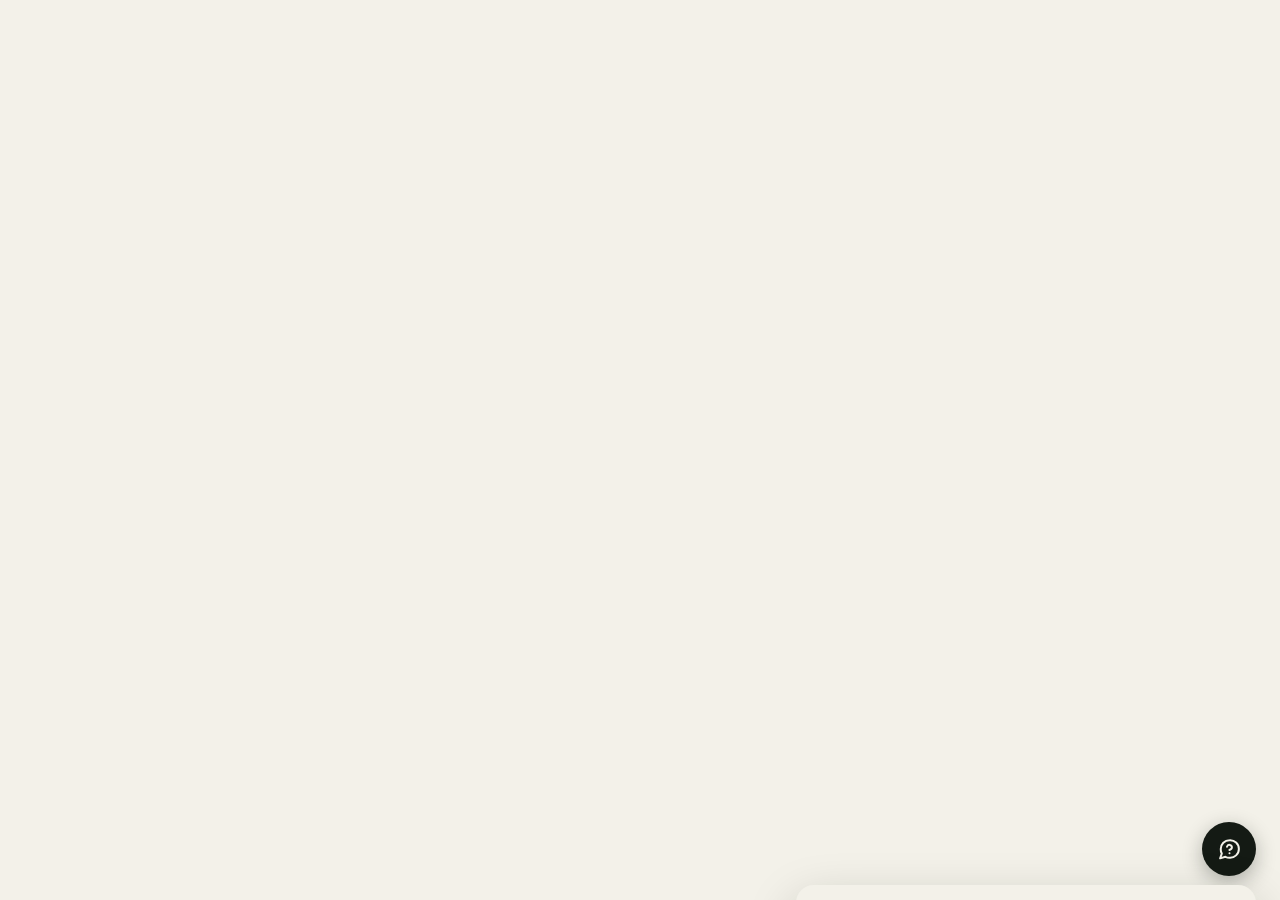
<file: index.html>
<!DOCTYPE html><html lang="fr"><head><script>(function(){try{var p=location.pathname,n=p.replace(/\.html$/,"").replace(/(.)\/$/,"$1");if(n!==p)history.replaceState(null,"",n+location.search+location.hash)}catch(e){}})();</script><script>window.__hfAuthOrigin="https://auth.higgsfield.app";// Notifications only: browser permissions and iframe policies enforce access.
(function () {
  try {
    if (window.__hfAccessPatched || window.parent === window) return;
    window.__hfAccessPatched = true;
    var viewerOrigin = null;
    var pending = [];
    var reported = {};
    function flush() {
      if (!viewerOrigin || !pending.length) return;
      window.parent.postMessage({
        source: "hf-app-permissions",
        type: "permission-request",
        capabilities: pending.slice()
      }, viewerOrigin);
      pending = [];
    }
    function report(capabilities) {
      capabilities.forEach(function (capability) {
        if (!reported[capability]) {
          reported[capability] = true;
          pending.push(capability);
        }
      });
      flush();
    }
    window.addEventListener("message", function (event) {
      if (event.source !== window.parent || !/^https?:\/\//.test(event.origin)) return;
      if (!event.data || event.data.source !== "hf-app-permissions" || event.data.type !== "init") return;
      viewerOrigin = event.origin;
      try { flush(); } catch (error) { /* Delivery is best-effort. */ }
    });
    function wrap(owner, method, capabilities) {
      // One unavailable or read-only API must not prevent other wrappers installing.
      try {
        if (!owner || typeof owner[method] !== "function") return;
        var original = owner[method];
        owner[method] = function () {
          try {
            report(typeof capabilities === "function" ? capabilities(arguments) : capabilities);
          } catch (error) { /* Preserve native results even if reporting fails. */ }
          return original.apply(this, arguments);
        };
      } catch (error) { /* Some browsers expose non-writable methods. */ }
    }
    function mediaCapabilities(args) {
      var constraints = args[0];
      var capabilities = [];
      if (constraints && constraints.video) capabilities.push("camera");
      if (constraints && constraints.audio) capabilities.push("microphone");
      return capabilities;
    }
    wrap(navigator.mediaDevices, "getUserMedia", mediaCapabilities);
    ["getUserMedia", "webkitGetUserMedia", "mozGetUserMedia"].forEach(function (method) {
      wrap(navigator, method, mediaCapabilities);
    });
    wrap(navigator.mediaDevices, "getDisplayMedia", ["screen"]);
    wrap(navigator.mediaDevices, "enumerateDevices", ["media-devices"]);
    wrap(navigator.mediaDevices, "selectAudioOutput", ["speakers"]);
    ["getCurrentPosition", "watchPosition"].forEach(function (method) {
      wrap(navigator.geolocation, method, ["location"]);
    });
    ["read", "readText"].forEach(function (method) {
      wrap(navigator.clipboard, method, ["clipboard-read"]);
    });
    ["write", "writeText"].forEach(function (method) {
      wrap(navigator.clipboard, method, ["clipboard-write"]);
    });
    wrap(window.Notification, "requestPermission", ["notifications"]);
    wrap(window.PushManager && window.PushManager.prototype, "subscribe", ["notifications"]);
    wrap(navigator.bluetooth, "requestDevice", ["bluetooth"]);
    wrap(navigator.usb, "requestDevice", ["usb"]);
    wrap(navigator.serial, "requestPort", ["serial"]);
    wrap(navigator.hid, "requestDevice", ["hid"]);
    wrap(navigator, "requestMIDIAccess", ["midi"]);
    ["showOpenFilePicker", "showSaveFilePicker", "showDirectoryPicker"].forEach(function (method) {
      wrap(window, method, ["files"]);
    });
    wrap(window.FileSystemHandle && window.FileSystemHandle.prototype, "requestPermission", ["files"]);
    wrap(window.Element && window.Element.prototype, "requestFullscreen", ["fullscreen"]);
    wrap(window.Element && window.Element.prototype, "requestPointerLock", ["pointer-lock"]);
    wrap(navigator.wakeLock, "request", ["wake-lock"]);
    wrap(navigator.storage, "persist", ["persistent-storage"]);
    wrap(navigator.xr, "requestSession", ["xr"]);
    wrap(window.DeviceMotionEvent, "requestPermission", ["motion"]);
    wrap(window.DeviceOrientationEvent, "requestPermission", ["motion"]);
    wrap(window.Sensor && window.Sensor.prototype, "start", ["sensors"]);
    wrap(window.Document && window.Document.prototype, "requestStorageAccess", ["storage-access"]);
    wrap(window.Document && window.Document.prototype, "requestStorageAccessFor", ["storage-access"]);
  } catch (error) {
    // Instrumentation must not prevent the rest of the SDK loading.
  }
})();

/**
 * Approval client SDK — the browser half of the approval flow (paired with
 * approve.html), injected into every app page. A real file, imported as text and
 * bundled at deploy (see injected-sdk.ts + the router wrangler). Runs in the
 * untrusted app page: plain ES5, idempotent (window.__hfPatched), fully
 * try/catch-wrapped, installed inline+synchronous at <head> so it's present
 * before any app code runs.
 *
 * There is exactly ONE approval trigger: window.hf.requestGeneration(model,
 * params, opts). The app calls it on the user's Generate action; the modal is
 * visible exactly while the returned promise is pending. Approve resolves the
 * minted single-use intent id, which the app threads to its server function and
 * the fnf SDK adapter sends as the submit body's confirmation_token; cancel
 * rejects with a DOMException named AbortError (a user choice, not a failure).
 * Enforcement is entirely server-side: the outbound spend gate 403s any
 * POST /jobs/submit that doesn't carry a matching minted approval (see
 * outbound-worker/src/spend-gate.ts), so an app that skips the call gets a
 * self-describing failed submit, never a silent spend. This SDK never inspects
 * request bodies and never opens a modal on its own.
 */
(function () {
  try {
    if (window.__hfPatched) return;
    window.__hfPatched = true;
    var of = window.fetch;
    if (typeof of !== "function") return;
    // Approval surface origin (auth.<zone>, serving the consent page at
    // /approve). Preferred source: the origin the router stamps ahead of this
    // script (injected-sdk.ts) — apps can be served on CUSTOM DOMAINS, where
    // deriving from the page host would fabricate a non-existent
    // auth.<customdomain>. Host derivation stays as the fallback for stale
    // cached HTML that predates the stamp.
    var APPROVE =
      typeof window.__hfAuthOrigin === "string" && window.__hfAuthOrigin.indexOf("https://") === 0
        ? window.__hfAuthOrigin
        : "https://auth." + location.host.split(".").slice(1).join(".");
    window.__hfFetches = window.__hfFetches || [];

    // Single-flight: at most ONE approval modal at a time. A fast double-click (or
    // an app firing two requests) would otherwise open a second scrim+iframe stacked
    // on the first — so a second approve() while one is open returns the in-flight
    // promise instead of opening another modal.
    var openModal = null;

    // The modal is a cross-origin iframe of auth.<zone>/approve: the app cannot
    // read or script it, and WHO may frame the page is pinned server-side by its
    // frame-ancestors. The page itself obtains the authoritative price from fnf
    // before enabling Generate; app-supplied display prices are intentionally
    // ignored. The app DOM can still restyle, shrink or overlay this iframe, and
    // job binding does NOT cover that (a hidden but genuine click on the app's
    // own job is still a click): the page defends itself — Generate arms only
    // after a delay and only while the browser vouches that the card is visible
    // and unoccluded (IntersectionObserver v2); otherwise the commit moves to a
    // top-level popup the app cannot overlay. See approve-ui/src/redress.ts.
    function approve(job) {
      if (openModal) return openModal;
      openModal = new Promise(function (resolve, reject) {
        var grant = null;
        var ready = false;
        var done = false;
        var openedAt = Date.now();

        // Three parent layers so the iframe body can stay fully TRANSPARENT and
        // still show no white edge:
        //  - scrim: full-screen div carrying the blur (backdrop-filter samples the
        //    real app behind it) + a dark tint.
        //  - wrap: a rounded, overflow:hidden div that CLIPS the iframe. The iframe
        //    overlaps the backdrop-filter scrim, so Chromium backs its layer
        //    opaquely; the iframe's OWN border-radius doesn't reliably clip that
        //    layer (leaving white corners), but a parent clip does. So the corners
        //    outside the radius are clipped away → the blurred scrim shows through,
        //    no white ring.
        //  - frame: the iframe, fully transparent, filling wrap. Its page paints
        //    only the card (edge-to-edge, no radius — wrap provides the rounding).
        var scrim = document.createElement("div");
        scrim.style.cssText =
          "position:fixed;inset:0;z-index:2147483646;background:rgba(0,0,0,0.28);" +
          "-webkit-backdrop-filter:blur(12px);backdrop-filter:blur(12px)";
        var wrap = document.createElement("div");
        // opacity:0 until the page reports its height so the modal fades in at its
        // final size (no empty-frame flash, no height re-center / layout shift).
        // Round with clip-path (not just border-radius + overflow): clip-path is
        // applied in the COMPOSITOR, so it clips the cross-origin iframe's own
        // layer edge cleanly. border-radius/overflow only clip the shape and leave
        // the iframe's opaque WHITE base fringing at the rounded corners (the white
        // peek). background = card color as a second line of defense. Both the wrap
        // and the iframe carry the clip; keep 24px in sync with the card radius.
        wrap.style.cssText =
          "position:fixed;left:50%;top:50%;transform:translate(-50%,-50%);" +
          "width:min(400px,calc(100vw - 32px));height:188px;border-radius:24px;overflow:hidden;" +
          "-webkit-clip-path:inset(0 round 24px);clip-path:inset(0 round 24px);" +
          "background:#23262a;opacity:0;transition:opacity 0.12s ease;z-index:2147483647";
        var frame = document.createElement("iframe");
        // referrerPolicy="origin": the page's frame-ancestors admits a registered
        // CUSTOM DOMAIN only when this origin arrives as the Referer (approve.ts).
        frame.referrerPolicy = "origin";
        frame.src = APPROVE + "/approve";
        frame.allowTransparency = "true";
        frame.style.cssText =
          "display:block;width:100%;height:100%;border:0;border-radius:24px;" +
          "-webkit-clip-path:inset(0 round 24px);clip-path:inset(0 round 24px);background:#23262a";
        wrap.appendChild(frame);
        var revealTimer = null;

        function cleanup() {
          if (done) return;
          done = true;
          clearTimeout(revealTimer);
          window.removeEventListener("message", onMessage);
          document.removeEventListener("keydown", onKey, true);
          wrap.remove();
          scrim.remove();
        }

        function beacon(outcome) {
          if (!grant) return;
          try {
            var payload = JSON.stringify({
              grant: grant,
              outcome: outcome,
              ms_open: Date.now() - openedAt,
            });
            var url = APPROVE + "/approve/outcome";
            if (navigator.sendBeacon) {
              navigator.sendBeacon(url, new Blob([payload], { type: "text/plain" }));
            } else {
              of(url, { method: "POST", body: payload, mode: "no-cors", keepalive: true }).catch(
                function () {},
              );
            }
          } catch (e) {}
        }

        // Dismiss = the same "denied" path as the modal's Cancel button, so the
        // caller turns it into an AbortError (a cancel, not a failure).
        function dismiss() {
          if (done) return;
          cleanup();
          beacon("denied");
          var error = new Error("hf: denied");
          error.hfReason = "denied";
          reject(error);
        }

        function onKey(event) {
          if (event.key === "Escape" || event.keyCode === 27) dismiss();
        }

        function sendRequest() {
          if (!ready || !grant || done) return;
          frame.contentWindow.postMessage(
            { source: "hf-approve", type: "request", grant: grant, job: job },
            APPROVE,
          );
        }

        function onMessage(event) {
          if (event.origin !== APPROVE || event.source !== frame.contentWindow) return;
          var data = event.data || {};
          if (data.source !== "hf-approve") return;
          // Size the clip wrapper to the page's reported card height, and reveal
          // ONLY once sized — modal fades in at its final height (no shift/flash).
          if (typeof data.h === "number" && data.h > 0) {
            wrap.style.height = data.h + "px";
            clearTimeout(revealTimer);
            wrap.style.opacity = "1";
          }
          if (data.type === "ready") {
            ready = true;
            sendRequest();
            return;
          }
          if (data.type === "pending") {
            // The decision moved to a top-level consent window (the iframe
            // relays its verdict and reports a closed popup as "denied"). Keep
            // the iframe alive for it: tearing it down on the 120 s deadline
            // orphans the popup — Cancel/Generate there could reach nobody.
            clearTimeout(deadline);
            deadline = setTimeout(onDeadline, 600000);
            return;
          }
          if (data.type !== "result") return;
          cleanup();
          if (data.ok && typeof data.intentId === "string") {
            resolve(data.intentId);
            return;
          }
          beacon("denied");
          var error = new Error("hf: " + (data.reason || "denied"));
          error.hfReason = data.reason || "denied";
          reject(error);
        }

        window.addEventListener("message", onMessage);
        // Close on background (scrim) click and on Escape. The scrim sits behind
        // the card (wrap), so a click on it is a click OUTSIDE the modal. Escape
        // is captured on the parent; the page also handles Escape when focus is
        // inside the iframe (see approve-ui).
        scrim.addEventListener("click", dismiss);
        document.addEventListener("keydown", onKey, true);
        document.documentElement.appendChild(scrim);
        document.documentElement.appendChild(wrap);
        // Fallback: reveal at the default height if the page never reports its
        // size, so the modal is never stuck hidden.
        revealTimer = setTimeout(function () {
          wrap.style.opacity = "1";
        }, 500);

        of("/__auth/approval-grant", { method: "POST" })
          .then(function (r) {
            return r
              .json()
              .catch(function () {
                return {};
              })
              .then(function (b) {
                return { s: r.status, b: b };
              });
          })
          .then(function (x) {
            if (!x.b || !x.b.grant) {
              cleanup();
              reject(
                new Error(
                  x.s === 401 ? "hf: not signed in" : "hf: approval unavailable (" + x.s + ")",
                ),
              );
              return;
            }
            grant = x.b.grant;
            sendRequest();
          })
          .catch(function (error) {
            cleanup();
            reject(error);
          });

        function onDeadline() {
          if (done) return;
          cleanup();
          beacon("timeout");
          reject(new Error("hf: approval timeout"));
        }
        var deadline = setTimeout(onDeadline, 120000);
      });
      // Release the single-flight lock once this approval settles, so the next
      // genuine generation can open a fresh modal.
      var release = function () {
        openModal = null;
      };
      openModal.then(release, release);
      return openModal;
    }

    // Observability-only fetch patch: request log for debugging (__hfFetches +
    // console). No interception, no body inspection, no classification — the
    // approval flow is driven solely by window.hf.requestGeneration.
    window.fetch = function (input, init) {
      try {
        var url = typeof input === "string" ? input : (input && input.url) || String(input);
        var method = (init && init.method) || (input && input.method) || "GET";
        window.__hfFetches.push({ url: url, method: method, ts: Date.now() });
        console.log("[hf-fetch]", method, url);
      } catch (e) {}
      return of.apply(this, arguments);
    };

    // Public SDK. The app contract (see the builder instructions and
    // docs/generation-approval): call this on the Generate action with the SDK
    // WIRE shape of the exact submission (wire.jobSetType + wire.params — the
    // approval is bound server-side to the hash of {job_set_type, params} of the
    // actual submit body), thread the resolved intent id to the server as the
    // confirmation token, and render a cancel quietly. opts.credits is an
    // optional display-only estimate shown in the modal. The id is a token:
    // never logged here, and apps must not log it either.
    window.hf = {
      requestGeneration: function (model, params, opts) {
        // Fail fast on a bad job identity, BEFORE any UI. The approve page
        // (protocol.ts) silently ignores a request whose job_set_type isn't a
        // non-empty string or whose params don't survive structured clone —
        // which would leave the modal stuck on "Waiting for the app…" with no
        // way to reply. A typed rejection shows the app its own bug instead.
        if (typeof model !== "string" || !model) {
          return Promise.reject(
            new TypeError("hf: requestGeneration(model, params) — model must be a non-empty string"),
          );
        }
        if (typeof structuredClone === "function") {
          try {
            structuredClone(params);
          } catch (e) {
            return Promise.reject(
              new TypeError("hf: requestGeneration params must be structured-cloneable (plain JSON)"),
            );
          }
        }
        return approve({ job_set_type: model, params: params }).then(
          function (id) {
            console.log("[hf] approved");
            return id;
          },
          // Cancel → AbortError, per the app contract ("render a quiet cancelled
          // state"). Other failures (not signed in, unavailable, timeout) bubble
          // as-is — those ARE failures.
          function (e) {
            if (e && e.hfReason === "denied") {
              console.log("[hf] cancelled");
              throw new DOMException("Generation cancelled", "AbortError");
            }
            throw e;
          },
        );
      },
    };
  } catch (e) {}
})();
</script><meta charSet="utf-8"/><meta name="viewport" content="width=device-width, initial-scale=1"/><link rel="preload" as="image" href="/assets/marque.webp"/><link rel="preload" as="image" href="/assets/ig/ig-2.jpg"/><link rel="stylesheet" href="/assets/styles-eKLtZhN-.css" data-precedence="default"/><link rel="stylesheet" href="https://fonts.googleapis.com/css2?family=Fraunces:opsz,wght@9..144,400;9..144,600;9..144,700&amp;family=Hanken+Grotesk:wght@400;500;600;700&amp;display=swap" data-precedence="default"/><title>Studio Kanté — présence en ligne pour les restaurants de Casablanca</title><meta name="description" content="Présence en ligne pour les restaurants de Casablanca : site, fiche Google, photos et contenu. Installé en dix jours."/><meta property="og:title" content="Studio Kanté — présence en ligne pour les restaurants de Casablanca"/><meta property="og:description" content="Présence en ligne pour les restaurants de Casablanca : site, fiche Google, photos et contenu. Installé en dix jours."/><meta property="og:type" content="website"/><meta property="og:locale" content="fr_MA"/><meta name="twitter:card" content="summary_large_image"/><meta property="og:image" content="https://studiokante.ma/assets/partage.jpg"/><meta property="og:image:width" content="1200"/><meta property="og:image:height" content="630"/><meta property="og:image:type" content="image/jpeg"/><meta property="og:image:alt" content="Salle d'un restaurant de Casablanca, le soir, vue depuis la rue."/><meta name="twitter:image" content="https://studiokante.ma/assets/partage.jpg"/><link rel="modulepreload" href="/assets/index-CeODWOzy.js"/><link rel="modulepreload" href="/assets/index-Mw8DYqYP.js"/><link rel="preconnect" href="https://fonts.googleapis.com"/><link rel="preconnect" href="https://fonts.gstatic.com" crossorigin="anonymous"/><link rel="icon" href="/assets/favicon.png"/><script src="/assets/aide-site.js" defer></script><link rel="canonical" href="https://studiokante.ma/"/><meta property="og:url" content="https://studiokante.ma/"/><meta property="og:site_name" content="Studio Kanté"/><script type="application/ld+json">{"@context":"https://schema.org","@type":"ProfessionalService","name":"Studio Kanté","description":"Présence en ligne pour les restaurants de Casablanca : site d'une page, fiche Google, photos et publications. Installé en dix jours.","url":"https://studiokante.ma/","image":"https://studiokante.ma/assets/partage.jpg","telephone":"+212784161021","priceRange":"1500–8000 MAD","inLanguage":"fr","areaServed":{"@type":"City","name":"Casablanca","addressCountry":"MA"},"address":{"@type":"PostalAddress","addressLocality":"Casablanca","addressCountry":"MA"},"serviceType":["Création de site web","Fiche Google Business Profile","Photographie culinaire","Carte de restaurant numérique"]}</script></head><body class="sk-body"><!--$--><main><header class="sk-mast"><div class="sk-mast-in sk-shell"><div class="sk-mast-left"><button type="button" class="menu-btn" aria-expanded="false" aria-controls="menu-tiroir"><span class="menu-bars" aria-hidden="true"><i></i><i></i><i></i></span>Menu</button><div class="menu-voile" aria-hidden="true"></div><nav id="menu-tiroir" class="menu-tiroir" aria-label="Sections du site"><div class="menu-head"><span class="menu-marque">Studio Kanté</span><button type="button" class="menu-fermer" aria-label="Fermer le menu">×</button></div><ol class="menu-liste"><li><a href="#constat" class="is-on" aria-current="true" tabindex="-1"><span class="menu-num">01</span><span class="menu-mot">Ce que voit votre client</span></a></li><li><a href="#demo" tabindex="-1"><span class="menu-num">02</span><span class="menu-mot">La démonstration</span></a></li><li><a href="#menu-qr" tabindex="-1"><span class="menu-num">03</span><span class="menu-mot">La carte numérique</span></a></li><li><a href="#calcul" tabindex="-1"><span class="menu-num">04</span><span class="menu-mot">Combien ça vous coûte</span></a></li><li><a href="#carte" tabindex="-1"><span class="menu-num">05</span><span class="menu-mot">Les formules et les prix</span></a></li><li><a href="#travail" tabindex="-1"><span class="menu-num">06</span><span class="menu-mot">Les photos</span></a></li><li><a href="#deroule" tabindex="-1"><span class="menu-num">07</span><span class="menu-mot">Comment ça se passe</span></a></li><li><a href="#questions" tabindex="-1"><span class="menu-num">08</span><span class="menu-mot">Questions fréquentes</span></a></li><li><a href="#rendez-vous" tabindex="-1"><span class="menu-num">09</span><span class="menu-mot">Me contacter</span></a></li></ol><div class="menu-pied"><a class="menu-tel" href="tel:+212784161021" tabindex="-1">07 84 16 10 21</a><span>Casablanca</span></div></nav><div class="sk-mast-brand"><img class="sk-mast-mark" src="/assets/marque.webp" alt=""/><span class="sk-mast-name">Studio Kanté</span></div></div><a class="mast-call" href="tel:+212784161021">07 84 16 10 21</a></div></header><div class="sk-shell"><section class="sk-hero"><div class="sk-rise"><p class="sk-eyebrow">Casablanca</p><h1>Votre cuisine est meilleure que <em>ce qu&#x27;on en voit.</em></h1><p class="sk-hero-lede">Je m&#x27;occupe de la présence en ligne des restaurants de Casablanca : le site, la fiche Google, les photos et les publications du mois. Installé en dix jours, entretenu ensuite sans que vous ayez à y penser.</p><div class="sk-hero-actions"><a class="sk-cta-capsule" href="#rendez-vous">Prendre rendez-vous</a><a class="sk-cta-rule" href="#carte">Voir la carte <i aria-hidden="true">→</i></a></div></div><figure class="sk-hero-figure sk-rise sk-rise-2"><img src="/assets/ig/ig-2.jpg" width="1080" height="1080" alt="Table dressée dans un restaurant de Casablanca, en lumière du matin"/><figcaption class="sk-hero-stamp"><b>Dix jours</b><span>de la première visite à la mise en ligne</span></figcaption></figure></section></div><div class="sk-shell"><section class="sk-sec sk-rule-top" id="constat"><p class="sk-eyebrow">Le constat</p><h2 class="sk-h2">Un client vous cherche à midi. Que voit-il ?</h2><p class="sk-lede">Avant de pousser votre porte, il tape votre nom sur son téléphone. Ce qui s&#x27;affiche à cet instant décide s&#x27;il vient ou s&#x27;il va ailleurs.</p><div class="sk-pair"><div class="sk-card"><h3>Ce que voient la plupart des maisons</h3><ul><li><span class="sk-tick">·</span> Horaires faux ou absents</li><li><span class="sk-tick">·</span> Trois photos floues datant de l&#x27;ouverture</li><li><span class="sk-tick">·</span> Pas de carte, pas de prix</li><li><span class="sk-tick">·</span> Des avis sans réponse depuis des mois</li><li><span class="sk-tick">·</span> Aucun site, ou un lien mort</li></ul></div><div class="sk-card is-good"><h3>Ce qu&#x27;on met à la place</h3><ul><li><span class="sk-tick">✓</span> Horaires justes, fermetures comprises</li><li><span class="sk-tick">✓</span> Vingt photos faites chez vous, en lumière du jour</li><li><span class="sk-tick">✓</span> La carte à jour et le prix de la formule</li><li><span class="sk-tick">✓</span> Une réponse à chaque avis, dans le mois</li><li><span class="sk-tick">✓</span> Une page qui appelle et réserve en un geste</li></ul></div></div></section><section class="sk-sec sk-rule-top" id="demo"><p class="sk-eyebrow">La démonstration</p><h2 class="sk-h2">La différence, vous la voyez tout de suite</h2><p class="sk-lede">À gauche, la fiche qu&#x27;un client trouve en vous cherchant : cliquez sur Avant pour voir l&#x27;état le plus courant. À droite, le site d&#x27;une page que je livre, tel qu&#x27;il s&#x27;affiche sur un téléphone.</p><div class="demo"><div class="fiche"><div class="fiche-switch" role="group" aria-label="État de la fiche"><button type="button" aria-pressed="false">Avant</button><button type="button" class="is-on" aria-pressed="true">Après</button></div><article class="fiche-card is-apres" aria-live="polite"><p class="fiche-tag">Exemple de fiche</p><h3>Votre restaurant</h3><p class="fiche-meta">Restaurant marocain · Casablanca · ·· DH</p><p class="fiche-line is-ok">Ouvert · 12h – 23h</p><div class="fiche-shots"><img src="/assets/ig/ig-6.jpg" width="1080" height="1080" loading="lazy" alt="Plat du restaurant"/><img src="/assets/ig/ig-2.jpg" width="1080" height="1080" loading="lazy" alt="Table dressée"/><img src="/assets/ig/ig-3.jpg" width="1080" height="1080" loading="lazy" alt="Cuisine"/></div><p class="fiche-line is-ok">Chaque avis reçoit une réponse</p><p class="fiche-line is-ok">Carte et prix à jour</p><div class="fiche-actions"><span class="fiche-btn">Appeler</span><span class="fiche-btn">Itinéraire</span><span class="fiche-btn is-site">Site web</span></div></article></div><div class="phone" aria-label="Aperçu du site livré"><div class="phone-screen"><div class="phone-bar"><span></span></div><img class="phone-hero" src="/assets/ig/ig-6.jpg" width="1080" height="1080" loading="lazy" alt="Photographie du plat en page d&#x27;accueil"/><div class="phone-body"><p class="phone-name">Votre restaurant</p><p class="phone-sub">Cuisine marocaine · Casablanca</p><div class="phone-cta"><span class="phone-btn">Appeler</span><span class="phone-btn is-ghost">Réserver</span></div><div class="phone-rows"><span></span><span></span><span></span></div></div></div></div></div><p class="sk-note">Exemples de démonstration, construits pour cette page. Vos vraies photos et vos vrais textes prennent leur place pendant l&#x27;installation.</p></section><section class="sk-sec sk-rule-top" id="menu-qr"><p class="sk-eyebrow">La carte numérique</p><h2 class="sk-h2">Votre carte, sur le téléphone du client</h2><p class="sk-lede">Un QR code sur chaque table. Le client scanne, la carte s&#x27;ouvre en français ou en arabe, avec les photos de vos plats. Il compose sa commande et vous l&#x27;envoie sur WhatsApp, avec son numéro de table.</p><figure class="qr-shot"><img src="/assets/carte-numerique.webp" width="1566" height="1042" loading="lazy" alt="La même carte sur deux téléphones : à gauche en français, à droite en arabe, lue de droite à gauche."/><figcaption>La carte de démonstration, telle qu&#x27;elle s&#x27;affiche sur un téléphone. À gauche le français, à droite l&#x27;arabe.</figcaption></figure><div class="qr-grid"><div class="qr-b"><h3>Changez un prix à midi</h3><p>Un plat épuisé, un prix qui bouge, une ardoise du jour : la carte est à jour dans la minute. Plus rien à réimprimer.</p></div><div class="qr-b"><h3>Français et arabe</h3><p>La même carte dans les deux langues, lue de gauche à droite ou de droite à gauche. Le client choisit d&#x27;un geste.</p></div><div class="qr-b"><h3>La commande arrive sur WhatsApp</h3><p>Aucun écran en cuisine, aucun matériel, aucune habitude à changer. Le message tombe sur le téléphone de la maison, numéro de table compris.</p></div><div class="qr-b"><h3>Les avis partent vers Google</h3><p>En bas de la carte, deux boutons : laisser un avis Google, ou prévenir le responsable en privé. Proposés à tout le monde, sans tri — Google interdit de ne solliciter que les clients contents.</p></div></div><div class="sk-hero-actions"><a class="sk-cta-capsule" href="carte-demo.html">Voir une carte en vrai</a><a class="sk-cta-rule" href="#rendez-vous">En parler <i aria-hidden="true">→</i></a></div><p class="sk-note">Vendue seule : 1 500 DH d&#x27;installation, puis 400 DH par mois, mises à jour de la carte comprises. Comprise sans supplément dans les formules Complet et Signature.</p></section><section class="sk-sec sk-rule-top" id="calcul"><p class="sk-eyebrow">Le calcul</p><h2 class="sk-h2">Combien de couverts pour que ce soit remboursé ?</h2><p class="sk-lede">La seule question qui compte. Entrez votre couvert moyen, la réponse s&#x27;affiche tout de suite.</p><div class="calc"><div class="calc-row"><label class="calc-field" for="couvert"><span class="calc-lbl">Votre couvert moyen</span><span class="calc-input"><input id="couvert" type="number" min="1" max="2000" value="120"/><span class="calc-unit">DH</span></span></label><fieldset class="calc-field"><legend class="calc-lbl">La formule</legend><div class="calc-choices"><button type="button" class="calc-choice" aria-pressed="false">Carte numérique</button><button type="button" class="calc-choice" aria-pressed="false">Essentiel</button><button type="button" class="calc-choice is-on" aria-pressed="true">Complet</button><button type="button" class="calc-choice" aria-pressed="false">Signature</button></div></fieldset></div><p class="calc-out" aria-live="polite">Il vous faut <strong>17<!-- --> couverts</strong> dans le mois pour rembourser la formule <!-- -->Complet<!-- -->, soit<!-- --> <strong>0,6<!-- --> couvert<!-- --> par jour</strong>.</p><p class="calc-note">Calcul sur l&#x27;entretien mensuel seul (<!-- -->2 000<!-- --> DH), hors installation. À vous de juger si ces couverts sont atteignables.</p></div></section><section class="sk-sec sk-rule-top" id="carte"><p class="sk-eyebrow">La carte</p><h2 class="sk-h2">Quatre formules, rien de caché</h2><p class="sk-lede">Le premier prix couvre l&#x27;installation, une fois. Le second est l&#x27;entretien mensuel : publications, mises à jour, réponses aux avis, relevé des visites.</p><div class="sk-carte"><article class="sk-plat"><div class="sk-plat-line"><span class="sk-plat-nom">Carte numérique</span><span class="sk-leader" aria-hidden="true"></span><span class="sk-prix">1 500<!-- --> DH<!-- --> <span>puis <!-- -->400<!-- --> / mois</span></span></div><p class="sk-plat-qui">Pour commencer. La carte du restaurant sur le téléphone du client, en français et en arabe, ouverte par QR code depuis chaque table. La commande part sur WhatsApp. Comprise dans les formules Complet et Signature.</p></article><article class="sk-plat"><div class="sk-plat-line"><span class="sk-plat-nom">Essentiel</span><span class="sk-leader" aria-hidden="true"></span><span class="sk-prix">3 500<!-- --> DH<!-- --> <span>puis <!-- -->1 200<!-- --> / mois</span></span></div><p class="sk-plat-qui">Snack, café de quartier, petite salle. Site d&#x27;une page, fiche Google, séance photo chez vous, huit publications par mois.</p></article><article class="sk-plat"><div class="sk-plat-line"><span class="sk-plat-nom">Complet</span><span class="sk-leader" aria-hidden="true"></span><span class="sk-prix">5 500<!-- --> DH<!-- --> <span>puis <!-- -->2 000<!-- --> / mois</span></span></div><p class="sk-plat-qui">Restaurant établi, trente à soixante couverts. Tout l&#x27;Essentiel, plus douze publications, une vidéo courte, la carte numérique et le relevé mensuel des vues et des appels.</p></article><article class="sk-plat"><div class="sk-plat-line"><span class="sk-plat-nom">Signature</span><span class="sk-leader" aria-hidden="true"></span><span class="sk-prix">8 000<!-- --> DH<!-- --> <span>puis <!-- -->3 200<!-- --> / mois</span></span></div><p class="sk-plat-qui">Maison à plusieurs services, terrasse, événements. Tout le Complet, plus deux vidéos, une séance photo par trimestre et un rendez-vous mensuel.</p></article></div><p class="sk-note">Moitié à la commande, moitié à la mise en ligne. L&#x27;entretien se règle le 1er du mois, trois mois d&#x27;engagement puis libre. Le nom de domaine reste au nom du restaurant.</p></section><section class="sk-sec sk-rule-top" id="travail"><p class="sk-eyebrow">Le travail</p><h2 class="sk-h2">Vos plats, photographiés chez vous</h2><p class="sk-lede">Pas de banque d&#x27;images. Les photos viennent de votre salle, de votre cuisine et de votre marché, prises en lumière du jour entre deux services.</p><div class="sk-grid"><figure class="sk-shot"><img src="/assets/ig/ig-6.jpg" width="1080" height="1080" loading="lazy" alt="Tagine au moment où le couvercle se lève, vapeur visible"/><figcaption><b>Le plat signature</b>Celui qu&#x27;on commande sans regarder la carte.</figcaption></figure><figure class="sk-shot"><img src="/assets/ig/ig-3.jpg" width="1080" height="1080" loading="lazy" alt="Mains d&#x27;un cuisinier posant des herbes fraîches sur une assiette"/><figcaption><b>Le geste</b>Ce que vos clients ne voient jamais.</figcaption></figure><figure class="sk-shot"><img src="/assets/ig/ig-4.jpg" width="1080" height="1080" loading="lazy" alt="Cagettes de légumes et épices sur un étal de marché au petit matin"/><figcaption><b>Le produit</b>D&#x27;où ça vient, et pourquoi c&#x27;est meilleur.</figcaption></figure></div><figure class="sk-band"><img src="/assets/the-jour.jpg" width="1600" height="1067" loading="lazy" alt="Thé à la menthe versé dans un verre décoré, en lumière du matin"/><figcaption>Le détail qui fait commander : la vapeur, le filet qui tombe, le verre qui se remplit.</figcaption></figure></section><section class="sk-sec sk-rule-top" id="deroule"><p class="sk-eyebrow">Le déroulé</p><h2 class="sk-h2">Dix jours, et vous validez deux fois</h2><div class="sk-steps"><div class="sk-step"><h3>On se voit chez vous</h3><p>Trente minutes. Vous racontez la maison, vos spécialités, ce dont vous êtes fier. C&#x27;est de là que viennent les textes.</p></div><div class="sk-step"><h3>Séance photo</h3><p>Deux heures en lumière du jour, au calme entre les services. Vous n&#x27;avez rien à préparer.</p></div><div class="sk-step"><h3>Vous validez</h3><p>Le plan du site et les textes vous arrivent avant que quoi que ce soit soit dessiné.</p></div><div class="sk-step"><h3>Construction</h3><p>Site, fiche Google, identité, premières publications. Cinq jours, sans vous déranger.</p></div><div class="sk-step"><h3>Mise en ligne</h3><p>Je vous montre tout en face, vous corrigez, on publie. Vous repartez avec vos visuels et le calendrier du mois.</p></div></div></section><section class="sk-sec sk-rule-top" id="questions"><h2 class="sk-h2">Les questions qu&#x27;on me pose</h2><div class="faq"><details class="faq-item"><summary>Je ne suis pas à l&#x27;aise avec tout ça. Il faut que je fasse quoi, exactement ?</summary><p>Deux choses. Me raconter votre maison pendant trente minutes, et valider deux fois : une fois les textes, une fois le site avant la mise en ligne. Le reste ne vous demande rien.</p></details><details class="faq-item"><summary>Et si je veux arrêter ?</summary><p>L&#x27;entretien mensuel est engagé trois mois, le temps que les effets soient visibles. Après, vous arrêtez quand vous voulez, sans justification. Le site et le nom de domaine sont à votre nom : ils restent les vôtres.</p></details><details class="faq-item"><summary>J&#x27;ai déjà quelqu&#x27;un qui s&#x27;en occupe.</summary><p>Alors regardez la date de votre dernière publication et la justesse de vos horaires sur Google. Si les deux sont bonnes, vous n&#x27;avez besoin de personne, et je vous le dirai. Si elles ne le sont pas, on en reparle.</p></details><details class="faq-item"><summary>Vous garantissez des résultats ?</summary><p>Non, et méfiez-vous de qui le fait. Je garantis ce que je contrôle : un site en ligne en dix jours, une fiche complète et juste, les publications du mois, et un relevé qui montre ce qui bouge. Ce que le client décide ensuite ne m&#x27;appartient pas.</p></details><details class="faq-item"><summary>Les photos, c&#x27;est vraiment chez moi ?</summary><p>Oui. Deux heures sur place, en lumière du jour, entre deux services. Aucune banque d&#x27;images : ce sont vos plats, votre salle et vos mains. C&#x27;est précisément ce qui fait la différence avec un compte générique.</p></details></div></section><section class="sk-sec sk-rule-top" id="rendez-vous"><div class="sk-close"><div><p class="sk-eyebrow">Parlons-en</p><h2 class="sk-h2">Le premier rendez-vous ne coûte rien</h2><p class="sk-lede">Appelez ou écrivez. Je passe chez vous, je regarde ce qui apparaît quand on cherche votre restaurant, et je vous le dis franchement, même si la réponse est que vous n&#x27;avez besoin de rien.</p><div class="sk-coord"><div class="sk-coord-row"><span class="sk-coord-lbl">Téléphone</span><a class="sk-coord-val" href="tel:+212784161021">07 84 16 10 21</a></div><div class="sk-coord-row"><span class="sk-coord-lbl">WhatsApp</span><a class="sk-coord-val" href="https://wa.me/212784161021">07 84 16 10 21</a></div><div class="sk-coord-row"><span class="sk-coord-lbl">Instagram</span><a class="sk-coord-val" href="https://instagram.com/studiokante.ma">@studiokante.ma</a></div></div></div><figure class="sk-close-figure"><img src="/assets/ig/ig-9.jpg" width="1080" height="1080" loading="lazy" alt="Devanture de restaurant éclairée vue depuis la rue, le soir"/></figure></div></section><footer class="sk-foot"><span>Studio Kanté · présence en ligne pour restaurants, Casablanca</span><span>Site · fiche Google · photo · contenu</span></footer></div><a class="dock" href="tel:+212784161021">Appeler Studio Kanté</a></main><script>(function(a,f){let l;try{l=JSON.parse(sessionStorage.getItem(a)||"{}")}catch{return}const n=l?.[f||history.state?.__TSR_key];let c=!1;for(const t in n){const e=n[t],o=e?.scrollX,s=e?.scrollY;if(Number.isFinite(o)&&Number.isFinite(s)){if(t==="window")scrollTo(o,s),c=!0;else if(t)try{const r=document.querySelector(t);r&&(r.scrollLeft=o,r.scrollTop=s)}catch{}}}if(c)return;const i=location.hash.slice(1);if(i){const t=history.state?.__hashScrollIntoViewOptions??!0;if(t){const e=document.getElementById(i);e&&e.scrollIntoView(t)}return}scrollTo(0,0)})("tsr-scroll-restoration-v1_3");document.currentScript.remove()</script><!--/$--><script class="$tsr" id="$tsr-stream-barrier">(self.$R=self.$R||{})["tsr"]=[];self.$_TSR={h(){this.hydrated=!0,this.c()},e(){this.streamEnded=!0,this.c()},c(){this.hydrated&&this.streamEnded&&(delete self.$_TSR,delete self.$R.tsr)},p(e){this.initialized?e():this.buffer.push(e)},buffer:[]};$_TSR.router=($R=>$R[0]={manifest:$R[1]={routes:$R[2]={__root__:$R[3]={preloads:$R[4]=["/assets/index-CeODWOzy.js"],scripts:$R[5]=[$R[6]={attrs:$R[7]={type:"module",async:!0,src:"/assets/index-CeODWOzy.js"}}]},"/":$R[8]={preloads:$R[9]=["/assets/index-Mw8DYqYP.js"]}}},matches:$R[10]=[$R[11]={i:"__root__ ",u:1791128124195,s:"success",ssr:!0},$R[12]={i:"  ",u:1791128124195,s:"success",ssr:!0}],lastMatchId:"  "})($R["tsr"]);$_TSR.e();document.currentScript.remove()</script><script type="module" async="" src="/assets/index-CeODWOzy.js"></script></body></html>
</file>
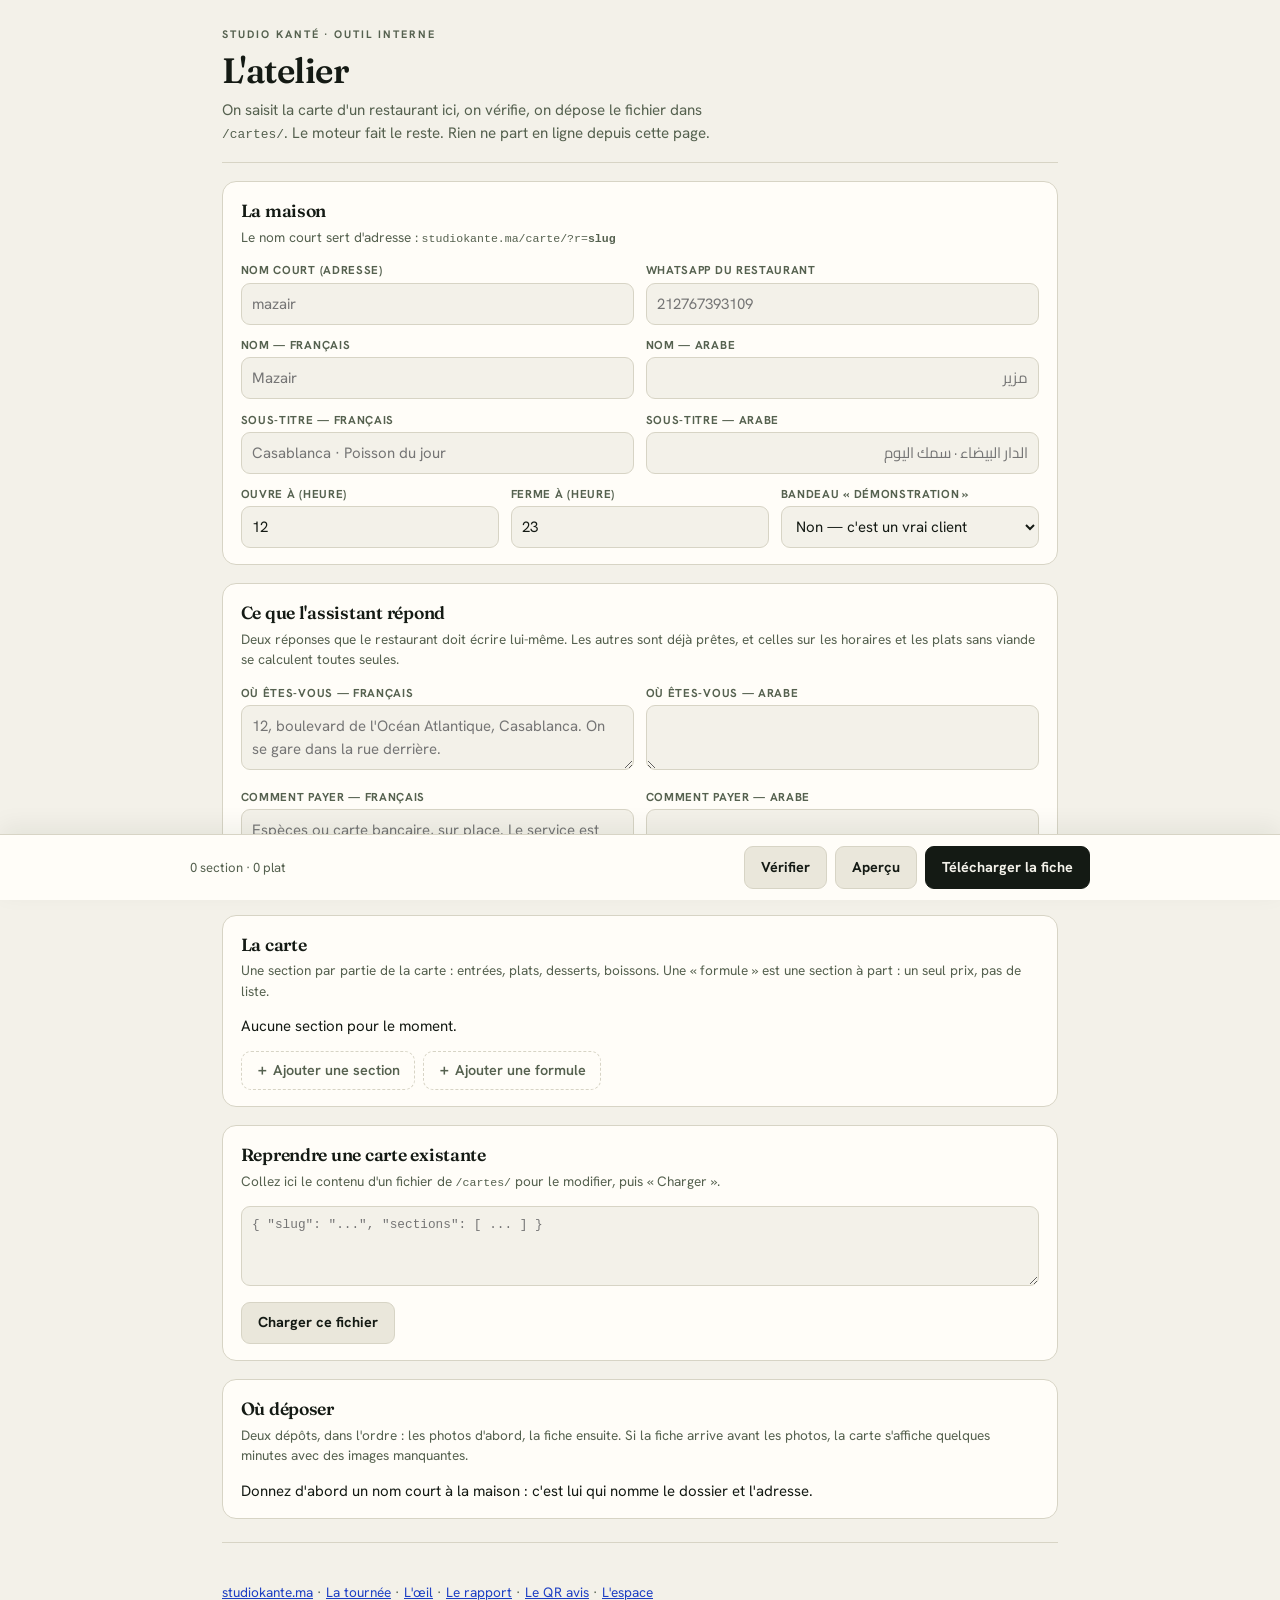
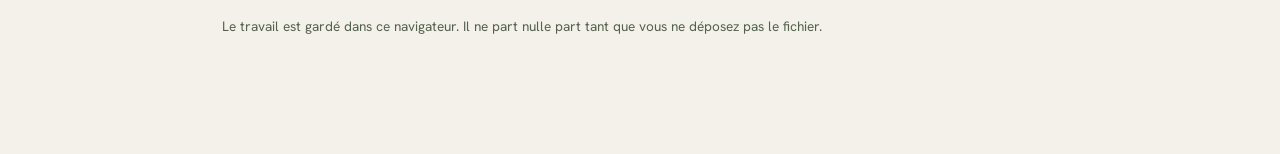
<file: atelier/index.html>
<!doctype html>
<html lang="fr">
<head>
<meta charset="utf-8">
<meta name="viewport" content="width=device-width,initial-scale=1">
<meta name="robots" content="noindex,nofollow">
<title>L'atelier — Studio Kanté</title>
<link rel="preconnect" href="https://fonts.googleapis.com">
<link rel="preconnect" href="https://fonts.gstatic.com" crossorigin>
<link href="https://fonts.googleapis.com/css2?family=Fraunces:opsz,wght@9..144,500;9..144,600&family=Hanken+Grotesk:wght@400;600;700&family=Cairo:wght@400;600&display=swap" rel="stylesheet">
<style>
:root{
  --bone:#f3f1e9; --bone-deep:#eae7db; --card:#fffdf8;
  --ink:#141a14; --ink-soft:#55614f; --line:#d7d4c5;
  --ok:#3f6b45; --ok-bg:#3f6b451a;
  --warn:#9a6a1e; --warn-bg:#9a6a1e1a;
  --bad:#9f3d22; --bad-bg:#9f3d221a;
  --info:#1d3fc4;
  --disp:"Fraunces",Georgia,serif;
  --sans:"Hanken Grotesk","Helvetica Neue",Arial,sans-serif;
  --ar:"Cairo","Segoe UI",sans-serif;
  --gut:clamp(14px,3.5vw,32px);
}
*{box-sizing:border-box}
body{margin:0;background:var(--bone);color:var(--ink);font-family:var(--sans);
  font-size:15px;line-height:1.5;-webkit-font-smoothing:antialiased;
  padding-bottom:5.5rem}
.wrap{max-width:900px;margin:0 auto;padding-inline:var(--gut)}
h1,h2,h3{font-family:var(--disp);font-weight:600;letter-spacing:-.015em;margin:0}
a{color:var(--info)}
button{font:inherit;color:inherit;cursor:pointer;border:0;background:none}

header{padding:1.6rem 0 1.1rem;border-bottom:1px solid var(--line)}
.kick{font-size:.68rem;letter-spacing:.18em;text-transform:uppercase;color:var(--ink-soft);font-weight:700;margin:0 0 .6rem}
h1{font-size:clamp(1.6rem,5vw,2.2rem);line-height:1.08}
header p{margin:.6rem 0 0;color:var(--ink-soft);max-width:60ch;font-size:.95rem}

.bloc{background:var(--card);border:1px solid var(--line);border-radius:14px;
  padding:1rem 1.1rem;margin:1.1rem 0}
.bloc > h2{font-size:1.1rem;margin-bottom:.15rem}
.bloc > .aide{font-size:.85rem;color:var(--ink-soft);margin:0 0 .9rem}

.grille{display:grid;gap:.7rem;grid-template-columns:1fr}
@media(min-width:40rem){.grille.deux{grid-template-columns:1fr 1fr}
  .grille.trois{grid-template-columns:1fr 1fr 1fr}}

label{display:block}
label > span{display:block;font-size:.72rem;letter-spacing:.06em;text-transform:uppercase;
  color:var(--ink-soft);font-weight:700;margin-bottom:.25rem}
input,textarea,select{width:100%;font:inherit;padding:.55rem .65rem;border-radius:9px;
  border:1px solid var(--line);background:var(--bone);color:var(--ink)}
input:focus,textarea:focus,select:focus{outline:2px solid var(--ink);outline-offset:-1px}
textarea{min-height:3.6rem;resize:vertical}
[dir=rtl],.ar{font-family:var(--ar);direction:rtl;text-align:right}

.sec{border:1px solid var(--line);border-radius:13px;margin:.85rem 0;background:var(--bone-deep)}
.sec-h{display:flex;align-items:center;gap:.5rem;padding:.7rem .8rem;flex-wrap:wrap}
.sec-h .tt{font-family:var(--disp);font-size:1.02rem;font-weight:600;flex:1 1 9rem;min-width:0;
  overflow:hidden;text-overflow:ellipsis;white-space:nowrap}
.sec-b{padding:0 .8rem .8rem}
.puce{font-size:.68rem;font-weight:700;letter-spacing:.06em;text-transform:uppercase;
  background:var(--ok-bg);color:var(--ok);border-radius:99px;padding:.18rem .5rem}
.ic{width:1.9rem;height:1.9rem;border-radius:8px;border:1px solid var(--line);
  background:var(--card);display:flex;align-items:center;justify-content:center;
  font-size:.95rem;line-height:1;flex:0 0 auto}
.ic:hover{background:var(--bone)}
.ic.sup:hover{background:var(--bad-bg);color:var(--bad);border-color:#d9b2a5}

.plat{background:var(--card);border:1px solid var(--line);border-radius:11px;
  padding:.75rem .8rem;margin:.6rem 0}
.plat-h{display:flex;align-items:center;gap:.45rem;margin-bottom:.6rem}
.plat-h .n{font-size:.72rem;font-weight:700;color:var(--ink-soft);flex:1}
.etiq{display:flex;gap:.9rem;flex-wrap:wrap;margin-top:.55rem;font-size:.88rem}
.etiq label{display:flex;align-items:center;gap:.35rem}
.etiq input{width:auto}

.add{display:inline-flex;align-items:center;gap:.4rem;border:1px dashed var(--line);
  border-radius:10px;padding:.5rem .85rem;font-size:.9rem;font-weight:600;
  color:var(--ink-soft);background:var(--card)}
.add:hover{border-style:solid;color:var(--ink)}

.barre{position:fixed;left:0;right:0;bottom:0;background:var(--card);
  border-top:1px solid var(--line);padding:.7rem var(--gut);z-index:30;
  box-shadow:0 -8px 24px #141a1410}
.barre-in{max-width:900px;margin:0 auto;display:flex;gap:.5rem;align-items:center;flex-wrap:wrap}
.barre .etat{flex:1 1 7rem;font-size:.82rem;color:var(--ink-soft);min-width:0}
.bt{padding:.6rem 1rem;border-radius:9px;font-weight:700;font-size:.9rem;
  background:var(--bone-deep);border:1px solid var(--line)}
.bt.p{background:var(--ink);color:var(--bone);border-color:var(--ink)}
.bt:disabled{opacity:.45;cursor:not-allowed}

.rapport{margin:.9rem 0 0;font-size:.9rem}
.rapport ul{margin:.4rem 0 0;padding-left:1.1rem}
.etape{display:flex;gap:.7rem;padding:.75rem 0;border-top:1px solid var(--line)}
.etape:first-child{border-top:0;padding-top:.2rem}
.etape .num{flex:0 0 1.6rem;height:1.6rem;border-radius:50%;background:var(--ink);color:var(--bone);
  font-size:.78rem;font-weight:700;display:flex;align-items:center;justify-content:center}
.etape .co{flex:1;min-width:0}
.etape b{display:block;margin-bottom:.15rem}
.etape p{margin:.15rem 0;font-size:.89rem;color:var(--ink-soft)}
.chem{display:inline-block;background:var(--bone-deep);border:1px solid var(--line);border-radius:7px;
  padding:.1rem .4rem;font-family:ui-monospace,SFMono-Regular,Menlo,monospace;font-size:.84em;
  word-break:break-all}
.fichiers{margin:.5rem 0 0;max-height:11rem;overflow:auto;border:1px solid var(--line);
  border-radius:9px;background:var(--bone);padding:.5rem .6rem}
.fichiers div{font-family:ui-monospace,SFMono-Regular,Menlo,monospace;font-size:.82rem;
  padding:.1rem 0;word-break:break-all}
.fichiers div.vide{color:var(--warn);font-family:var(--sans)}
.rapport li{margin:.2rem 0}
.rapport .t{font-weight:700}
.bad{color:var(--bad)}.warn{color:var(--warn)}.good{color:var(--ok)}
.boite{border-radius:11px;padding:.75rem .9rem;margin:.7rem 0}
.boite.bad{background:var(--bad-bg);border:1px solid #d9b2a5;color:var(--ink)}
.boite.warn{background:var(--warn-bg);border:1px solid #e0cba1;color:var(--ink)}
.boite.good{background:var(--ok-bg);border:1px solid #b8d3bf;color:var(--ink)}

footer{padding:1.6rem 0 1rem;font-size:.85rem;color:var(--ink-soft);border-top:1px solid var(--line);margin-top:1.4rem}
.mono{font-family:ui-monospace,SFMono-Regular,Menlo,monospace;font-size:.85em}
@media(prefers-color-scheme:dark){
 :root:not([data-theme=light]){--bone:#14170f;--bone-deep:#1b1f16;--card:#1c2018;
  --ink:#f1efe4;--ink-soft:#a7b09c;--line:#2f352a;--info:#8fb0ff}
}
</style>
</head>
<body>
<div class="wrap">

<header>
  <p class="kick">Studio Kanté · outil interne</p>
  <h1>L'atelier</h1>
  <p>On saisit la carte d'un restaurant ici, on vérifie, on dépose le fichier dans <span class="mono">/cartes/</span>. Le moteur fait le reste. Rien ne part en ligne depuis cette page.</p>
</header>

<div class="bloc">
  <h2>La maison</h2>
  <p class="aide">Le nom court sert d'adresse : <span class="mono">studiokante.ma/carte/?r=<b id="apSlug">slug</b></span></p>
  <div class="grille deux">
    <label><span>Nom court (adresse)</span><input id="f-slug" placeholder="mazair" autocapitalize="off" spellcheck="false"></label>
    <label><span>WhatsApp du restaurant</span><input id="f-wa" placeholder="212767393109" inputmode="numeric"></label>
    <label><span>Nom — français</span><input data-p="nom.fr" placeholder="Mazair"></label>
    <label><span>Nom — arabe</span><input data-p="nom.ar" class="ar" placeholder="مزير"></label>
    <label><span>Sous-titre — français</span><input data-p="tagline.fr" placeholder="Casablanca · Poisson du jour"></label>
    <label><span>Sous-titre — arabe</span><input data-p="tagline.ar" class="ar" placeholder="الدار البيضاء · سمك اليوم"></label>
  </div>
  <div class="grille trois" style="margin-top:.7rem">
    <label><span>Ouvre à (heure)</span><input data-p="ouvre" type="number" min="0" max="23" placeholder="9"></label>
    <label><span>Ferme à (heure)</span><input data-p="ferme" type="number" min="1" max="30" placeholder="22"></label>
    <label><span>Bandeau « démonstration »</span>
      <select id="f-demo"><option value="non">Non — c'est un vrai client</option><option value="oui">Oui — c'est une démo</option></select></label>
  </div>
</div>

<div class="bloc">
  <h2>Ce que l'assistant répond</h2>
  <p class="aide">Deux réponses que le restaurant doit écrire lui-même. Les autres sont déjà prêtes, et celles sur les horaires et les plats sans viande se calculent toutes seules.</p>
  <div class="grille deux">
    <label><span>Où êtes-vous — français</span><textarea data-p="aide.adresse.fr" placeholder="12, boulevard de l'Océan Atlantique, Casablanca. On se gare dans la rue derrière."></textarea></label>
    <label><span>Où êtes-vous — arabe</span><textarea data-p="aide.adresse.ar" class="ar"></textarea></label>
    <label><span>Comment payer — français</span><textarea data-p="aide.payer.fr" placeholder="Espèces ou carte bancaire, sur place. Le service est compris."></textarea></label>
    <label><span>Comment payer — arabe</span><textarea data-p="aide.payer.ar" class="ar"></textarea></label>
  </div>
</div>

<div class="bloc">
  <h2>La carte</h2>
  <p class="aide">Une section par partie de la carte : entrées, plats, desserts, boissons. Une « formule » est une section à part : un seul prix, pas de liste.</p>
  <div id="sections"></div>
  <div style="display:flex;gap:.5rem;flex-wrap:wrap;margin-top:.8rem">
    <button class="add" type="button" id="addSec">＋ Ajouter une section</button>
    <button class="add" type="button" id="addFor">＋ Ajouter une formule</button>
  </div>
</div>

<div class="bloc">
  <h2>Reprendre une carte existante</h2>
  <p class="aide">Collez ici le contenu d'un fichier de <span class="mono">/cartes/</span> pour le modifier, puis « Charger ».</p>
  <textarea id="imp" placeholder='{ "slug": "...", "sections": [ ... ] }' style="min-height:5rem" class="mono"></textarea>
  <div style="margin-top:.6rem"><button class="bt" type="button" id="btImp">Charger ce fichier</button></div>
</div>

<div class="bloc" id="depot">
  <h2>Où déposer</h2>
  <p class="aide">Deux dépôts, dans l'ordre : les photos d'abord, la fiche ensuite. Si la fiche arrive avant les photos, la carte s'affiche quelques minutes avec des images manquantes.</p>
  <div id="depotCorps"></div>
</div>

<div id="rap"></div>

<footer>
  <p><a href="/">studiokante.ma</a> · <a href="/prospection/">La tournée</a> · <a href="/oeil/">L'œil</a> · <a href="/rapport/">Le rapport</a> · <a href="/avis/">Le QR avis</a> · <a href="/espace/">L'espace</a></p>
  <p>Le travail est gardé dans ce navigateur. Il ne part nulle part tant que vous ne déposez pas le fichier.</p>
</footer>

</div>

<div class="barre">
  <div class="barre-in">
    <span class="etat" id="etat">—</span>
    <button class="bt" type="button" id="btVerif">Vérifier</button>
    <button class="bt" type="button" id="btApercu">Aperçu</button>
    <button class="bt p" type="button" id="btTel">Télécharger la fiche</button>
  </div>
</div>

<script>
(function(){
"use strict";
var $ = function(s){ return document.querySelector(s); };
var CLE = "sk-atelier-v1";

/* ------------------------------------------------ la fiche en cours */
function vide(){
  return { slug:"", demo:false,
    nom:{fr:"",ar:""}, tagline:{fr:"",ar:""}, heroSub:{fr:"",ar:""},
    wa:"", ouvre:12, ferme:23,
    aide:{ adresse:{fr:"",ar:""}, payer:{fr:"",ar:""} },
    sections:[] };
}
var F = vide();
try {
  var g = localStorage.getItem(CLE);
  if (g) F = JSON.parse(g);
} catch(e){}

function garder(){
  try { localStorage.setItem(CLE, JSON.stringify(F)); } catch(e){}
}

/* ------------------------------------------------ outils */
function esc(s){
  return String(s == null ? "" : s)
    .replace(/&/g,"&amp;").replace(/</g,"&lt;").replace(/>/g,"&gt;")
    .replace(/"/g,"&quot;").replace(/'/g,"&#39;");
}
function slugifie(s){
  return String(s || "").toLowerCase()
    .normalize("NFD").replace(/[̀-ͯ]/g,"")
    .replace(/[^a-z0-9]+/g,"-").replace(/^-+|-+$/g,"").slice(0,48);
}
function lis(o, chemin){
  var p = chemin.split("."), v = o;
  for (var i=0;i<p.length;i++){ if (v == null) return ""; v = v[p[i]]; }
  return v == null ? "" : v;
}
function ecris(o, chemin, val){
  var p = chemin.split("."), c = o;
  for (var i=0;i<p.length-1;i++){
    if (c[p[i]] == null || typeof c[p[i]] !== "object") c[p[i]] = {};
    c = c[p[i]];
  }
  c[p[p.length-1]] = val;
}

/* ------------------------------------------------ rendu des sections */
function rendreSections(){
  var h = "";
  F.sections.forEach(function(s, i){
    var formule = !!s.deal;
    h += '<div class="sec" data-i="' + i + '">' +
      '<div class="sec-h">' +
        '<span class="tt">' + (esc(s.fr) || (formule ? "Formule sans nom" : "Section sans nom")) + '</span>' +
        (formule ? '<span class="puce">Formule</span>'
                 : '<span class="puce" style="background:var(--bone);color:var(--ink-soft)">' + (s.items||[]).length + ' plat' + (((s.items||[]).length>1)?'s':'') + '</span>') +
        '<button class="ic" type="button" data-a="haut" title="Monter">↑</button>' +
        '<button class="ic" type="button" data-a="bas" title="Descendre">↓</button>' +
        '<button class="ic sup" type="button" data-a="supSec" title="Supprimer la section">✕</button>' +
      '</div><div class="sec-b">' +
        '<div class="grille deux">' +
          champ("Titre — français", "sections."+i+".fr", s.fr, "Plats") +
          champ("Titre — arabe", "sections."+i+".ar", s.ar, "الأطباق", true) +
        '</div>';

    if (formule){
      h += '<div class="grille deux" style="margin-top:.7rem">' +
        champ("Ce que comprend la formule — français", "sections."+i+".fr_t", s.fr_t, "Entrée, plat et thé") +
        champ("Ce que comprend la formule — arabe", "sections."+i+".ar_t", s.ar_t, "", true) +
        zone("Précisions — français", "sections."+i+".fr_d", s.fr_d, "Servie du lundi au vendredi, de 12h à 15h.") +
        zone("Précisions — arabe", "sections."+i+".ar_d", s.ar_d, "", true) +
      '</div>' +
      '<div class="grille deux" style="margin-top:.7rem">' +
        champ("Prix (DH)", "sections."+i+".price", s.price, "95") +
      '</div>';
    } else {
      (s.items || []).forEach(function(it, j){
        var b = "sections."+i+".items."+j+".";
        h += '<div class="plat" data-j="' + j + '">' +
          '<div class="plat-h"><span class="n">Plat ' + (j+1) + '</span>' +
            '<button class="ic" type="button" data-a="pHaut" title="Monter">↑</button>' +
            '<button class="ic" type="button" data-a="pBas" title="Descendre">↓</button>' +
            '<button class="ic sup" type="button" data-a="supPlat" title="Supprimer le plat">✕</button></div>' +
          '<div class="grille trois">' +
            champ("Nom — français", b+"fr", it.fr, "Dorade grillée") +
            champ("Nom — arabe", b+"ar", it.ar, "الدوراد المشوي", true) +
            champ("Prix (DH)", b+"p", it.p, "140") +
          '</div>' +
          '<div class="grille deux" style="margin-top:.6rem">' +
            zone("Ce qu'il y a dedans — français", b+"fd", it.fd, "Pêche du jour, chermoula, citron, riz ou frites maison.") +
            zone("Ce qu'il y a dedans — arabe", b+"ad", it.ad, "", true) +
          '</div>' +
          '<div class="grille deux" style="margin-top:.6rem">' +
            champ("Photo (chemin)", b+"img", it.img, "/assets/plats/mazair/dorade.jpg") +
            '<div style="display:flex;align-items:flex-end"><button class="add" type="button" data-a="devine" style="width:100%">Deviner le chemin</button></div>' +
          '</div>' +
          '<div class="etiq">' +
            '<label><input type="checkbox" data-t="veg"' + (tag(it,"veg")?" checked":"") + '> Sans viande</label>' +
            '<label><input type="checkbox" data-t="hot"' + (tag(it,"hot")?" checked":"") + '> Relevé</label>' +
          '</div>' +
        '</div>';
      });
      h += '<button class="add" type="button" data-a="addPlat" style="margin-top:.5rem">＋ Ajouter un plat</button>';
    }
    h += '</div></div>';
  });
  $("#sections").innerHTML = h || '<p class="aide" style="margin:0">Aucune section pour le moment.</p>';
}

function tag(it, t){ return it.tags && it.tags.indexOf(t) !== -1; }

function champ(lib, p, v, ph, ar){
  return '<label><span>' + esc(lib) + '</span><input data-p="' + p + '"' +
    (ar ? ' class="ar"' : '') + ' placeholder="' + esc(ph||"") + '" value="' + esc(v) + '"></label>';
}
function zone(lib, p, v, ph, ar){
  return '<label><span>' + esc(lib) + '</span><textarea data-p="' + p + '"' +
    (ar ? ' class="ar"' : '') + ' placeholder="' + esc(ph||"") + '">' + esc(v) + '</textarea></label>';
}

/* ------------------------------------------------ peindre la fiche entière */
function peindre(){
  $("#f-slug").value = F.slug || "";
  $("#f-wa").value = F.wa || "";
  $("#f-demo").value = F.demo ? "oui" : "non";
  $("#apSlug").textContent = F.slug || "slug";
  document.querySelectorAll("[data-p]").forEach(function(el){
    if (el.closest("#sections")) return;        /* géré par rendreSections */
    el.value = lis(F, el.dataset.p);
  });
  rendreSections();
  compte();
  depot();
}

var DEPOT = "https://github.com/blackpanther1011bp-sketch/studiokante.ma/upload/main/";

function depot(){
  var c = $("#depotCorps");
  if (!c) return;
  var sl = F.slug || "";
  if (!sl){
    c.innerHTML = '<p class="aide" style="margin:0">Donnez d\'abord un nom court à la maison : c\'est lui qui nomme le dossier et l\'adresse.</p>';
    return;
  }

  /* les photos que la fiche réclame, dans l'ordre de la carte */
  var att = [], sans = 0;
  F.sections.forEach(function(sec){
    (sec.items || []).forEach(function(it){
      if (it.img) att.push(it.img); else sans++;
    });
  });

  var dossiers = {};
  att.forEach(function(p){
    var i = p.lastIndexOf("/");
    var d = i > 0 ? p.slice(1, i) : "assets/plats";
    (dossiers[d] = dossiers[d] || []).push(p.slice(i + 1));
  });
  var noms = Object.keys(dossiers);

  var liste = "";
  noms.forEach(function(d){
    liste += '<div style="opacity:.6;margin-top:.3rem">' + esc(d) + '/</div>' +
      dossiers[d].map(function(f){ return '<div>&nbsp;&nbsp;' + esc(f) + '</div>'; }).join("");
  });
  if (sans) liste += '<div class="vide">' + sans + ' plat' + (sans>1?'s':'') + ' sans photo : ' +
    (sans>1?'ils s\'afficheront':'il s\'affichera') + ' sans image.</div>';
  if (!liste) liste = '<div class="vide">Aucune photo renseignée pour le moment.</div>';

  c.innerHTML =
    '<div class="etape"><span class="num">1</span><div class="co">' +
      '<b>Les photos</b>' +
      '<p>Sur votre ordinateur, mettez-les dans un dossier nommé exactement <span class="chem">' + esc(sl) + '</span>, ' +
      'puis faites glisser ce dossier entier sur la page de dépôt. GitHub garde le dossier.</p>' +
      '<p><a href="' + DEPOT + 'assets/plats" target="_blank" rel="noopener">Ouvrir le dépôt des photos →</a></p>' +
      '<p style="margin-top:.4rem">Les ' + att.length + ' fichier' + (att.length>1?'s':'') + ' que la fiche réclame, au nom près :</p>' +
      '<div class="fichiers">' + liste + '</div>' +
    '</div></div>' +
    '<div class="etape"><span class="num">2</span><div class="co">' +
      '<b>La fiche</b>' +
      '<p>Le fichier <span class="chem">' + esc(sl) + '.json</span> que le bouton « Télécharger la fiche » vous donne, ' +
      'à déposer dans <span class="chem">cartes/</span>. Rien d\'autre à toucher.</p>' +
      '<p><a href="' + DEPOT + 'cartes" target="_blank" rel="noopener">Ouvrir le dépôt de la fiche →</a></p>' +
    '</div></div>' +
    '<div class="etape"><span class="num">3</span><div class="co">' +
      '<b>Deux minutes d\'attente</b>' +
      '<p>Le temps que le site se reconstruise. La carte est ensuite à cette adresse :</p>' +
      '<p><a href="/carte/?r=' + encodeURIComponent(sl) + '" target="_blank" rel="noopener">studiokante.ma/carte/?r=' + esc(sl) + '</a> — ' +
      'c\'est elle qui va sur le QR code de la table.</p>' +
    '</div></div>';
}

function compte(){
  var np = 0, ns = F.sections.length;
  F.sections.forEach(function(s){ np += s.deal ? 1 : (s.items||[]).length; });
  $("#etat").textContent = ns + " section" + (ns>1?"s":"") + " · " + np + " plat" + (np>1?"s":"");
}

/* ------------------------------------------------ saisie */
document.addEventListener("input", function(e){
  var el = e.target;
  if (!el.dataset || !el.dataset.p) return;
  var v = el.value;
  if (/\.(p|price|ouvre|ferme)$/.test(el.dataset.p) || el.dataset.p === "ouvre" || el.dataset.p === "ferme"){
    v = v === "" ? "" : Number(v);
  }
  ecris(F, el.dataset.p, v);
  /* le titre de section se met à jour sans tout repeindre */
  var m = el.dataset.p.match(/^sections\.(\d+)\.fr$/);
  if (m){
    var tt = el.closest(".sec").querySelector(".tt");
    if (tt) tt.textContent = v || "Section sans nom";
  }
  /* la liste des photos attendues suit les chemins saisis */
  if (/\.img$/.test(el.dataset.p)) depot();
  garder();
});

$("#f-slug").addEventListener("input", function(){
  F.slug = slugifie(this.value);
  $("#apSlug").textContent = F.slug || "slug";
  garder(); depot();
});
$("#f-slug").addEventListener("blur", function(){ this.value = F.slug || ""; });
$("#f-wa").addEventListener("input", function(){
  F.wa = this.value.replace(/[^0-9]/g, "").slice(0, 15);
  garder();
});
$("#f-wa").addEventListener("blur", function(){ this.value = F.wa || ""; });
$("#f-demo").addEventListener("change", function(){ F.demo = this.value === "oui"; garder(); });

document.addEventListener("change", function(e){
  var el = e.target;
  if (!el.dataset || !el.dataset.t) return;
  var sec = el.closest(".sec"), plat = el.closest(".plat");
  if (!sec || !plat) return;
  var it = F.sections[+sec.dataset.i].items[+plat.dataset.j];
  it.tags = it.tags || [];
  var k = it.tags.indexOf(el.dataset.t);
  if (el.checked && k === -1) it.tags.push(el.dataset.t);
  if (!el.checked && k !== -1) it.tags.splice(k, 1);
  if (!it.tags.length) delete it.tags;
  garder();
});

/* ------------------------------------------------ structure */
function idUnique(base){
  var id = base || "section", n = 2;
  var pris = F.sections.map(function(s){ return s.id; });
  while (pris.indexOf(id) !== -1) id = base + "-" + (n++);
  return id;
}

$("#addSec").addEventListener("click", function(){
  F.sections.push({ id: idUnique("section"), fr:"", ar:"", items:[] });
  garder(); rendreSections(); compte(); depot();
});
$("#addFor").addEventListener("click", function(){
  F.sections.unshift({ id: idUnique("formule"), fr:"", ar:"", deal:true,
    fr_t:"", ar_t:"", fr_d:"", ar_d:"", price:"" });
  garder(); rendreSections(); compte(); depot();
});

document.addEventListener("click", function(e){
  var b = e.target.closest("[data-a]");
  if (!b) return;
  var sec = b.closest(".sec");
  if (!sec) return;
  var i = +sec.dataset.i, a = b.dataset.a;
  var plat = b.closest(".plat"), j = plat ? +plat.dataset.j : -1;

  if (a === "supSec"){
    var quoi = F.sections[i].fr || "cette section";
    if (!confirm("Supprimer « " + quoi + " » et tout ce qu'elle contient ?")) return;
    F.sections.splice(i, 1);
  }
  else if (a === "haut" && i > 0) F.sections.splice(i-1, 0, F.sections.splice(i,1)[0]);
  else if (a === "bas" && i < F.sections.length-1) F.sections.splice(i+1, 0, F.sections.splice(i,1)[0]);
  else if (a === "addPlat"){
    F.sections[i].items = F.sections[i].items || [];
    F.sections[i].items.push({ fr:"", ar:"", p:"", fd:"", ad:"", img:"" });
  }
  else if (a === "supPlat"){
    var nom = F.sections[i].items[j].fr || "ce plat";
    if (!confirm("Supprimer « " + nom + " » ?")) return;
    F.sections[i].items.splice(j, 1);
  }
  else if (a === "pHaut" && j > 0){
    var it = F.sections[i].items; it.splice(j-1, 0, it.splice(j,1)[0]);
  }
  else if (a === "pBas"){
    var il = F.sections[i].items;
    if (j < il.length-1) il.splice(j+1, 0, il.splice(j,1)[0]);
  }
  else if (a === "devine"){
    var p = F.sections[i].items[j];
    if (!p.fr) { alert("Donnez d'abord un nom au plat."); return; }
    if (!F.slug) { alert("Donnez d'abord un nom court à la maison."); return; }
    p.img = "/assets/plats/" + F.slug + "/" + slugifie(p.fr) + ".jpg";
  }
  else return;

  garder(); rendreSections(); compte(); depot();
});

/* ------------------------------------------------ vérification */
function verifier(){
  var dur = [], mou = [];

  if (!F.slug) dur.push("Le nom court est vide : sans lui, la carte n'a pas d'adresse.");
  if (!/^[a-z0-9-]+$/.test(F.slug || "x")) dur.push("Le nom court ne doit contenir que des lettres sans accent, des chiffres et des tirets.");
  if (!F.nom.fr) dur.push("Le nom du restaurant en français est vide.");
  if (!F.nom.ar) mou.push("Le nom en arabe est vide : la carte affichera le nom français en mode arabe.");
  if (!/^212[0-9]{9}$/.test(F.wa || "")) dur.push("Le WhatsApp doit s'écrire 212 suivi de 9 chiffres — c'est là que partent les commandes.");
  if (!(F.ouvre >= 0 && F.ouvre <= 23)) dur.push("L'heure d'ouverture n'est pas valide.");
  if (!(F.ferme > F.ouvre)) dur.push("L'heure de fermeture doit être après l'ouverture (après minuit, écrivez 25 pour 1h).");
  if (!F.aide.adresse.fr) mou.push("La réponse « Où êtes-vous » est vide : l'assistant gardera l'adresse de la démonstration.");
  if (!F.aide.payer.fr) mou.push("La réponse « Comment payer » est vide.");
  if (!F.sections.length) dur.push("La carte n'a aucune section.");

  var np = 0;
  F.sections.forEach(function(s, i){
    var ou = "section " + (i+1) + (s.fr ? " (" + s.fr + ")" : "");
    if (!s.fr) dur.push("Le titre français de la " + ou + " est vide.");
    if (!s.ar) mou.push("Le titre arabe de la " + ou + " est vide.");
    if (s.deal){
      np++;
      if (!s.fr_t) dur.push("La formule « " + (s.fr||"sans nom") + " » ne dit pas ce qu'elle comprend.");
      if (!(Number(s.price) > 0)) dur.push("La formule « " + (s.fr||"sans nom") + " » n'a pas de prix.");
      if (!s.ar_t) mou.push("La formule « " + (s.fr||"sans nom") + " » n'est pas traduite en arabe.");
      return;
    }
    if (!(s.items||[]).length){ dur.push("La " + ou + " ne contient aucun plat."); return; }
    s.items.forEach(function(it, j){
      np++;
      var q = "« " + (it.fr || "plat " + (j+1) + " sans nom") + " » dans " + ou;
      if (!it.fr) dur.push("Un plat de la " + ou + " n'a pas de nom français.");
      if (!(Number(it.p) > 0)) dur.push("Le prix manque pour " + q + ".");
      if (!it.fd) dur.push("La description française manque pour " + q + " — c'est elle qui fait choisir.");
      if (!it.ar) mou.push("Le nom arabe manque pour " + q + ".");
      if (!it.ad) mou.push("La description arabe manque pour " + q + ".");
      if (!it.img) mou.push("La photo manque pour " + q + " : le plat s'affichera sans image.");
    });
  });

  var h = "";
  if (dur.length){
    h += '<div class="boite bad"><p class="t" style="margin:0 0 .3rem">' + dur.length +
      ' chose' + (dur.length>1?'s':'') + ' à corriger avant de déposer la fiche</p><ul>' +
      dur.map(function(x){ return "<li>" + esc(x) + "</li>"; }).join("") + '</ul></div>';
  } else {
    h += '<div class="boite good"><p class="t" style="margin:0">La fiche est complète : ' +
      F.sections.length + ' section' + (F.sections.length>1?'s':'') + ', ' + np +
      ' plat' + (np>1?'s':'') + '. Elle peut être déposée.</p></div>';
  }
  if (mou.length){
    h += '<div class="boite warn"><p class="t" style="margin:0 0 .3rem">' + mou.length +
      ' point' + (mou.length>1?'s':'') + ' qui n\'empêchent pas la mise en ligne, mais qui se voient</p><ul>' +
      mou.map(function(x){ return "<li>" + esc(x) + "</li>"; }).join("") + '</ul></div>';
  }
  $("#rap").innerHTML = '<div class="bloc"><h2>Vérification</h2>' + h + '</div>';
  $("#rap").scrollIntoView({ behavior:"smooth", block:"center" });
  return !dur.length;
}
$("#btVerif").addEventListener("click", verifier);

/* ------------------------------------------------ aperçu */
$("#btApercu").addEventListener("click", function(){
  if (!F.sections.length){ alert("Il n'y a rien à montrer : la carte est vide."); return; }
  var f = JSON.parse(JSON.stringify(F));
  if (!f.nom.ar) f.nom.ar = f.nom.fr;
  f.ouvre = Number(f.ouvre) || 12;
  f.ferme = Number(f.ferme) || 23;
  f.sections.forEach(function(s){
    if (s.deal) s.price = Number(s.price) || 0;
    (s.items||[]).forEach(function(it){
      it.p = Number(it.p) || 0;
      if (!it.ar) it.ar = it.fr;
      if (!it.ad) it.ad = it.fd;
    });
  });
  try { localStorage.setItem("sk-apercu", JSON.stringify(f)); }
  catch(e){ alert("L'aperçu n'a pas pu être préparé."); return; }
  window.open("/carte/?r=apercu", "_blank", "noopener");
});

/* ------------------------------------------------ téléchargement */
$("#btTel").addEventListener("click", function(){
  if (!verifier()) return;
  var f = JSON.parse(JSON.stringify(F));
  f.ouvre = Number(f.ouvre); f.ferme = Number(f.ferme);
  f.sections.forEach(function(s){
    if (s.deal){ s.price = Number(s.price); return; }
    (s.items||[]).forEach(function(it){ it.p = Number(it.p); });
  });
  var txt = JSON.stringify(f, null, 1) + "\n";
  var a = document.createElement("a");
  a.href = URL.createObjectURL(new Blob([txt], { type:"application/json" }));
  a.download = f.slug + ".json";
  document.body.appendChild(a); a.click(); a.remove();
  setTimeout(function(){ URL.revokeObjectURL(a.href); }, 2000);
  $("#etat").textContent = "Fiche téléchargée : " + f.slug + ".json";
});

/* ------------------------------------------------ reprise */
$("#btImp").addEventListener("click", function(){
  var t = $("#imp").value.trim();
  if (!t){ alert("Collez d'abord le contenu du fichier."); return; }
  var f;
  try { f = JSON.parse(t); }
  catch(e){ alert("Ce n'est pas un fichier lisible : " + e.message); return; }
  if (!f || !f.sections){ alert("Ce fichier ne contient pas de sections."); return; }
  if (!confirm("Remplacer le travail en cours par cette carte ?")) return;
  var n = vide();
  ["slug","wa","demo","ouvre","ferme","sections"].forEach(function(k){
    if (f[k] != null) n[k] = f[k];
  });
  ["nom","tagline","heroSub"].forEach(function(k){
    if (f[k]) n[k] = { fr: f[k].fr || "", ar: f[k].ar || "" };
  });
  if (f.aide){
    ["adresse","payer"].forEach(function(k){
      if (f.aide[k]) n.aide[k] = { fr: f.aide[k].fr || "", ar: f.aide[k].ar || "" };
    });
  }
  F = n; garder(); peindre();
  $("#imp").value = "";
  $("#etat").textContent = "Carte chargée : " + (F.slug || "sans nom");
});

peindre();
})();
</script>
</body>
</html>
</file>
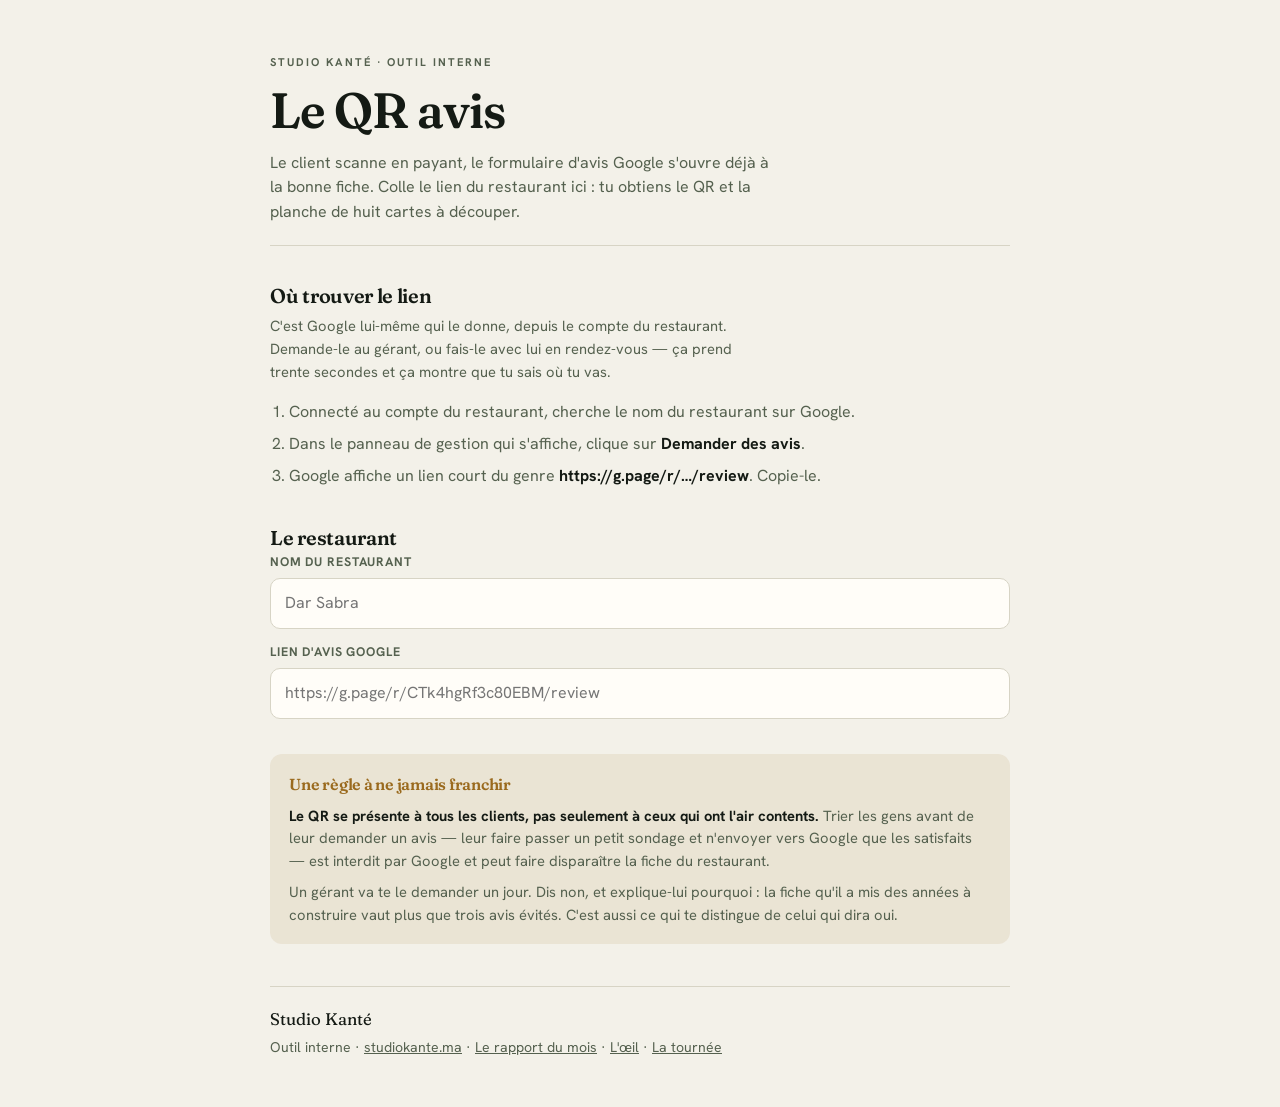
<file: avis/index.html>
<!doctype html>
<html lang="fr">
<head>
<meta charset="utf-8">
<meta name="viewport" content="width=device-width, initial-scale=1, viewport-fit=cover">
<title>Le QR avis — Studio Kanté</title>
<meta name="description" content="Fabrique le QR code qui ouvre directement le formulaire d'avis Google du restaurant, et la planche de cartes à imprimer.">
<meta name="robots" content="noindex, nofollow">
<meta name="theme-color" content="#141a14">
<link rel="icon" href="/assets/favicon.png">
<link rel="preconnect" href="https://fonts.googleapis.com">
<link rel="preconnect" href="https://fonts.gstatic.com" crossorigin>
<link href="https://fonts.googleapis.com/css2?family=Fraunces:opsz,wght@9..144,400;9..144,600&family=Hanken+Grotesk:wght@400;500;600;700&family=Cairo:wght@400;600&display=swap" rel="stylesheet">
<style>
:root{
  --bone:#f3f1e9; --bone-deep:#eae7db; --card:#fffdf8;
  --ink:#141a14; --ink-soft:#55614f; --line:#d7d4c5;
  --ok:#3f6b45; --ok-bg:#3f6b451a;
  --warn:#9a6a1e; --warn-bg:#9a6a1e1a;
  --bad:#9f3d22; --bad-bg:#9f3d221a;
  --info:#1d3fc4; --info-bg:#1d3fc412;
  --disp:"Fraunces",Georgia,serif;
  --sans:"Hanken Grotesk","Helvetica Neue",Arial,sans-serif;
  --ar:"Cairo","Segoe UI",sans-serif;
  --gut:clamp(16px,4.5vw,40px);
}
*{box-sizing:border-box}
body{margin:0;background:var(--bone);color:var(--ink);
  font-family:var(--sans);font-size:16px;line-height:1.55;
  font-variation-settings:"SOFT" 40,"WONK" 0;
  -webkit-font-smoothing:antialiased;overflow-x:hidden}
.wrap{max-width:820px;margin:0 auto;padding-inline:var(--gut)}
h1,h2,h3{font-family:var(--disp);font-weight:600;letter-spacing:-.015em;margin:0}
button{font:inherit;color:inherit;cursor:pointer;border:0;background:none}
a{color:var(--info)}

header{padding:clamp(26px,7vw,54px) 0 20px;border-bottom:1px solid var(--line)}
.kick{font-size:.7rem;letter-spacing:.18em;text-transform:uppercase;color:var(--ink-soft);font-weight:700;margin:0 0 .8rem}
h1{font-size:clamp(2rem,7vw,3.1rem);line-height:1.05}
header p{margin:.9rem 0 0;color:var(--ink-soft);max-width:56ch}

.bloc{margin:2.1rem 0 0}
.bloc>h2{font-size:1.25rem}
.bloc>.sous{color:var(--ink-soft);font-size:.92rem;margin:.3rem 0 1rem;max-width:60ch}
ol.pas{margin:.2rem 0 0;padding-left:1.2rem;color:var(--ink-soft)}
ol.pas li{margin:.45rem 0}
ol.pas strong{color:var(--ink)}

label{display:block;font-size:.78rem;font-weight:700;letter-spacing:.07em;
  text-transform:uppercase;color:var(--ink-soft);margin:0 0 .35rem}
input{width:100%;font:inherit;color:var(--ink);background:var(--card);
  border:1.5px solid var(--line);border-radius:10px;padding:.75rem .9rem}
input:focus{outline:2px solid var(--info);outline-offset:1px;border-color:transparent}
.champ+.champ{margin-top:.9rem}
.etat{margin:.5rem 0 0;font-size:.87rem;display:none}
.etat.on{display:block}
.etat.ok{color:var(--ok)} .etat.ko{color:var(--bad)} .etat.av{color:var(--warn)}

.sortie{display:none;margin:1.8rem 0 0;background:var(--card);border:1px solid var(--line);
  border-radius:14px;padding:1.2rem}
.sortie.on{display:block}
.duo{display:flex;gap:1.3rem;align-items:flex-start;flex-wrap:wrap}
#apercu{width:188px;height:188px;flex:none;background:#fff;border:1px solid var(--line);border-radius:10px;padding:10px}
#apercu img{width:100%;height:100%;display:block;image-rendering:pixelated}
.duo .txt{flex:1;min-width:14rem}
.duo .txt h3{font-size:1.05rem}
.lien{margin:.5rem 0 0;font-size:.84rem;word-break:break-all;color:var(--ink-soft);
  background:var(--bone-deep);padding:.55rem .7rem;border-radius:8px}

.actions{display:grid;gap:.7rem;margin:1.5rem 0 0}
@media(min-width:34rem){.actions{grid-template-columns:1fr 1fr 1fr}}
.btn{display:flex;align-items:center;justify-content:center;gap:.5rem;
  padding:.95rem;border-radius:12px;font-weight:700;font-size:.97rem;text-align:center;text-decoration:none}
.btn-main{background:var(--ink);color:var(--bone)}
.btn-ghost{background:var(--bone);border:1.5px solid var(--line);color:var(--ink)}
.btn:active{transform:scale(.985)}

.regle{margin:2.2rem 0 0;background:var(--warn-bg);border-radius:12px;padding:1.1rem 1.2rem}
.regle h3{font-size:1rem;color:var(--warn)}
.regle p{margin:.5rem 0 0;font-size:.92rem;color:var(--ink-soft)}
.regle p strong{color:var(--ink)}

footer{margin:2.6rem 0 3rem;border-top:1px solid var(--line);padding-top:1.2rem;color:var(--ink-soft);font-size:.88rem}
footer .mk{font-family:var(--disp);font-size:1.05rem;color:var(--ink)}
footer p{margin:.3rem 0 0}
footer a{color:inherit}

/* ---------- la planche à imprimer ---------- */
#planche{display:none}
.carte{border:1px dashed #c9c5b4;border-radius:6px;padding:7mm 6mm;
  display:flex;gap:6mm;align-items:center;background:#fff;color:#141a14;break-inside:avoid}
.carte .q{flex:none;width:26mm;height:26mm}
.carte .q img{width:100%;height:100%;display:block}
.carte .t{flex:1;min-width:0}
.carte .t .nm{font-family:var(--disp);font-size:12pt;line-height:1.15;margin:0}
.carte .t .fr{font-size:9pt;margin:1.5mm 0 0;line-height:1.3}
.carte .t .ar{font-family:var(--ar);font-size:9pt;direction:rtl;margin:1mm 0 0;color:#55614f}
.carte .t .pt{font-size:7pt;color:#55614f;margin:1.5mm 0 0;letter-spacing:.04em}

@media print{
  @page{size:A4 portrait;margin:10mm}
  body{background:#fff}
  header,.bloc,.sortie,.actions,.regle,footer,.horsimpression{display:none !important}
  .wrap{max-width:none;padding:0}
  #planche{display:grid !important;grid-template-columns:1fr 1fr;gap:4mm}
}
</style>
</head>
<body>

<div class="wrap">

<header>
  <p class="kick">Studio Kanté · outil interne</p>
  <h1>Le QR avis</h1>
  <p>Le client scanne en payant, le formulaire d'avis Google s'ouvre déjà à la bonne fiche. Colle le lien du restaurant ici : tu obtiens le QR et la planche de huit cartes à découper.</p>
</header>

<section class="bloc">
  <h2>Où trouver le lien</h2>
  <p class="sous">C'est Google lui-même qui le donne, depuis le compte du restaurant. Demande-le au gérant, ou fais-le avec lui en rendez-vous — ça prend trente secondes et ça montre que tu sais où tu vas.</p>
  <ol class="pas">
    <li>Connecté au compte du restaurant, cherche le nom du restaurant sur Google.</li>
    <li>Dans le panneau de gestion qui s'affiche, clique sur <strong>Demander des avis</strong>.</li>
    <li>Google affiche un lien court du genre <strong>https://g.page/r/…/review</strong>. Copie-le.</li>
  </ol>
</section>

<section class="bloc">
  <h2>Le restaurant</h2>
  <div class="champ">
    <label for="nom">Nom du restaurant</label>
    <input id="nom" type="text" placeholder="Dar Sabra" autocomplete="off">
  </div>
  <div class="champ">
    <label for="lien">Lien d'avis Google</label>
    <input id="lien" type="url" inputmode="url" placeholder="https://g.page/r/CTk4hgRf3c80EBM/review" autocomplete="off" spellcheck="false">
    <p class="etat" id="etat"></p>
  </div>
</section>

<div class="sortie" id="sortie">
  <div class="duo">
    <div id="apercu"></div>
    <div class="txt">
      <h3>Scanne-le toi-même avant de livrer</h3>
      <p style="margin:.4rem 0 0;color:var(--ink-soft);font-size:.92rem">Avec ton propre téléphone, sans être connecté au compte du restaurant. Tu dois tomber sur le formulaire d'avis de <strong id="nomEcho">ce restaurant</strong>, avec les étoiles déjà prêtes. Si tu tombes ailleurs, le lien est mauvais — ne l'imprime pas.</p>
      <p class="lien" id="lienEcho"></p>
    </div>
  </div>
  <div class="actions">
    <button class="btn btn-main" id="imprimer">Imprimer la planche</button>
    <a class="btn btn-ghost" id="dl" download>Télécharger le QR seul</a>
    <button class="btn btn-ghost" id="copier">Copier le lien</button>
  </div>
</div>

<div class="regle">
  <h3>Une règle à ne jamais franchir</h3>
  <p><strong>Le QR se présente à tous les clients, pas seulement à ceux qui ont l'air contents.</strong> Trier les gens avant de leur demander un avis — leur faire passer un petit sondage et n'envoyer vers Google que les satisfaits — est interdit par Google et peut faire disparaître la fiche du restaurant.</p>
  <p>Un gérant va te le demander un jour. Dis non, et explique-lui pourquoi : la fiche qu'il a mis des années à construire vaut plus que trois avis évités. C'est aussi ce qui te distingue de celui qui dira oui.</p>
</div>

<footer>
  <div class="mk">Studio Kanté</div>
  <p>Outil interne · <a href="/">studiokante.ma</a> · <a href="/rapport/">Le rapport du mois</a> · <a href="/oeil/">L'œil</a> · <a href="/prospection/">La tournée</a></p>
</footer>

</div>

<!-- la planche, n'apparaît qu'à l'impression -->
<div id="planche" class="wrap"></div>

<script src="/avis/qrcode.js"></script>
<script>
(function(){
"use strict";
var $ = function(s){ return document.querySelector(s); };
var nom = $("#nom"), lien = $("#lien"), etat = $("#etat"),
    sortie = $("#sortie"), apercu = $("#apercu"), planche = $("#planche");
var dataURL = null;

/* ---------- vérification du lien ---------- */
function examiner(v){
  v = v.trim();
  if (!v) return { n:"vide" };
  var u;
  try { u = new URL(v); } catch(e){ return { n:"ko", m:"Ce n'est pas une adresse valide. Colle le lien entier, en commençant par https://" }; }
  if (u.protocol !== "https:") return { n:"ko", m:"Le lien doit commencer par https://" };
  var h = u.hostname.replace(/^www\./, "");
  if (h === "g.page" && /\/review\/?$/.test(u.pathname)) return { n:"ok", m:"Lien d'avis Google reconnu." };
  if (h === "search.google.com" && /writereview/i.test(u.pathname + u.search)) return { n:"ok", m:"Lien d'avis Google reconnu." };
  if (/\bgoogle\./.test(h) || h === "g.page" || h === "maps.app.goo.gl") {
    return { n:"av", m:"C'est bien un lien Google, mais ce n'est pas la forme du lien d'avis. Vérifie que tu as pris celui du bouton « Demander des avis » : il se termine par /review." };
  }
  return { n:"av", m:"Ce lien ne vient pas de Google. Le QR marchera, mais il n'enverra pas vers un formulaire d'avis." };
}

/* ---------- fabrication du QR ---------- */
function fabriquer(texte){
  /* Correction de niveau M : tient la route sur un carton manipulé toute la journée.
     On dessine nous-mêmes sur un canvas pour sortir un PNG net à l'impression,
     avec la marge blanche de 4 modules qu'exige la norme. */
  var q = qrcode(0, "M");
  q.addData(texte);
  q.make();

  var n = q.getModuleCount(), marge = 4, px = 12;
  var cote = (n + marge * 2) * px;
  var c = document.createElement("canvas");
  c.width = c.height = cote;
  var x = c.getContext("2d");
  x.fillStyle = "#ffffff"; x.fillRect(0, 0, cote, cote);
  x.fillStyle = "#141a14";
  for (var r = 0; r < n; r++){
    for (var k = 0; k < n; k++){
      if (q.isDark(r, k)) x.fillRect((k + marge) * px, (r + marge) * px, px, px);
    }
  }
  return c.toDataURL("image/png");
}

function dessiner(){
  var v = lien.value.trim();
  var e = examiner(v);

  etat.className = "etat" + (e.n === "vide" ? "" : " on " + (e.n === "ok" ? "ok" : e.n === "ko" ? "ko" : "av"));
  etat.textContent = e.m || "";

  var n = nom.value.trim();
  $("#nomEcho").textContent = n || "ce restaurant";

  if (e.n === "ko" || e.n === "vide"){
    sortie.classList.remove("on");
    planche.innerHTML = "";
    return;
  }

  dataURL = fabriquer(v);
  apercu.innerHTML = '<img alt="QR code vers le formulaire d\'avis" src="' + dataURL + '">';
  $("#lienEcho").textContent = v;
  $("#dl").href = dataURL;
  $("#dl").setAttribute("download", "qr-avis-" + (n ? n.toLowerCase().replace(/[^a-z0-9]+/g, "-").replace(/^-|-$/g, "") : "restaurant") + ".png");
  sortie.classList.add("on");

  monterPlanche(n);
}

/* ---------- la planche de huit cartes ---------- */
function monterPlanche(n){
  planche.innerHTML = "";
  for (var i = 0; i < 8; i++){
    var c = document.createElement("div");
    c.className = "carte";

    var q = document.createElement("div"); q.className = "q";
    var img = document.createElement("img"); img.src = dataURL; img.alt = "";
    q.appendChild(img);

    var t = document.createElement("div"); t.className = "t";
    var nm = document.createElement("p"); nm.className = "nm"; nm.textContent = n || "Votre restaurant";
    var fr = document.createElement("p"); fr.className = "fr"; fr.textContent = "Un mot sur votre repas ? Scannez, trente secondes suffisent.";
    var ar = document.createElement("p"); ar.className = "ar"; ar.textContent = "رأيك يهمّنا. امسح الرمز، لا يستغرق سوى نصف دقيقة.";
    var pt = document.createElement("p"); pt.className = "pt"; pt.textContent = "AVIS GOOGLE";
    t.appendChild(nm); t.appendChild(fr); t.appendChild(ar); t.appendChild(pt);

    c.appendChild(q); c.appendChild(t);
    planche.appendChild(c);
  }
}

/* ---------- branchements ---------- */
[nom, lien].forEach(function(el){ el.addEventListener("input", dessiner); });

$("#imprimer").addEventListener("click", function(){ dessiner(); window.print(); });

$("#copier").addEventListener("click", function(){
  var b = this, v = lien.value.trim();
  function fini(ok){
    b.textContent = ok ? "Lien copié" : "Copie impossible";
    setTimeout(function(){ b.textContent = "Copier le lien"; }, 1800);
  }
  if (navigator.clipboard && navigator.clipboard.writeText){
    navigator.clipboard.writeText(v).then(function(){ fini(true); }, function(){ fini(false); });
  } else { fini(false); }
});

dessiner();
})();
</script>
</body>
</html>
</file>
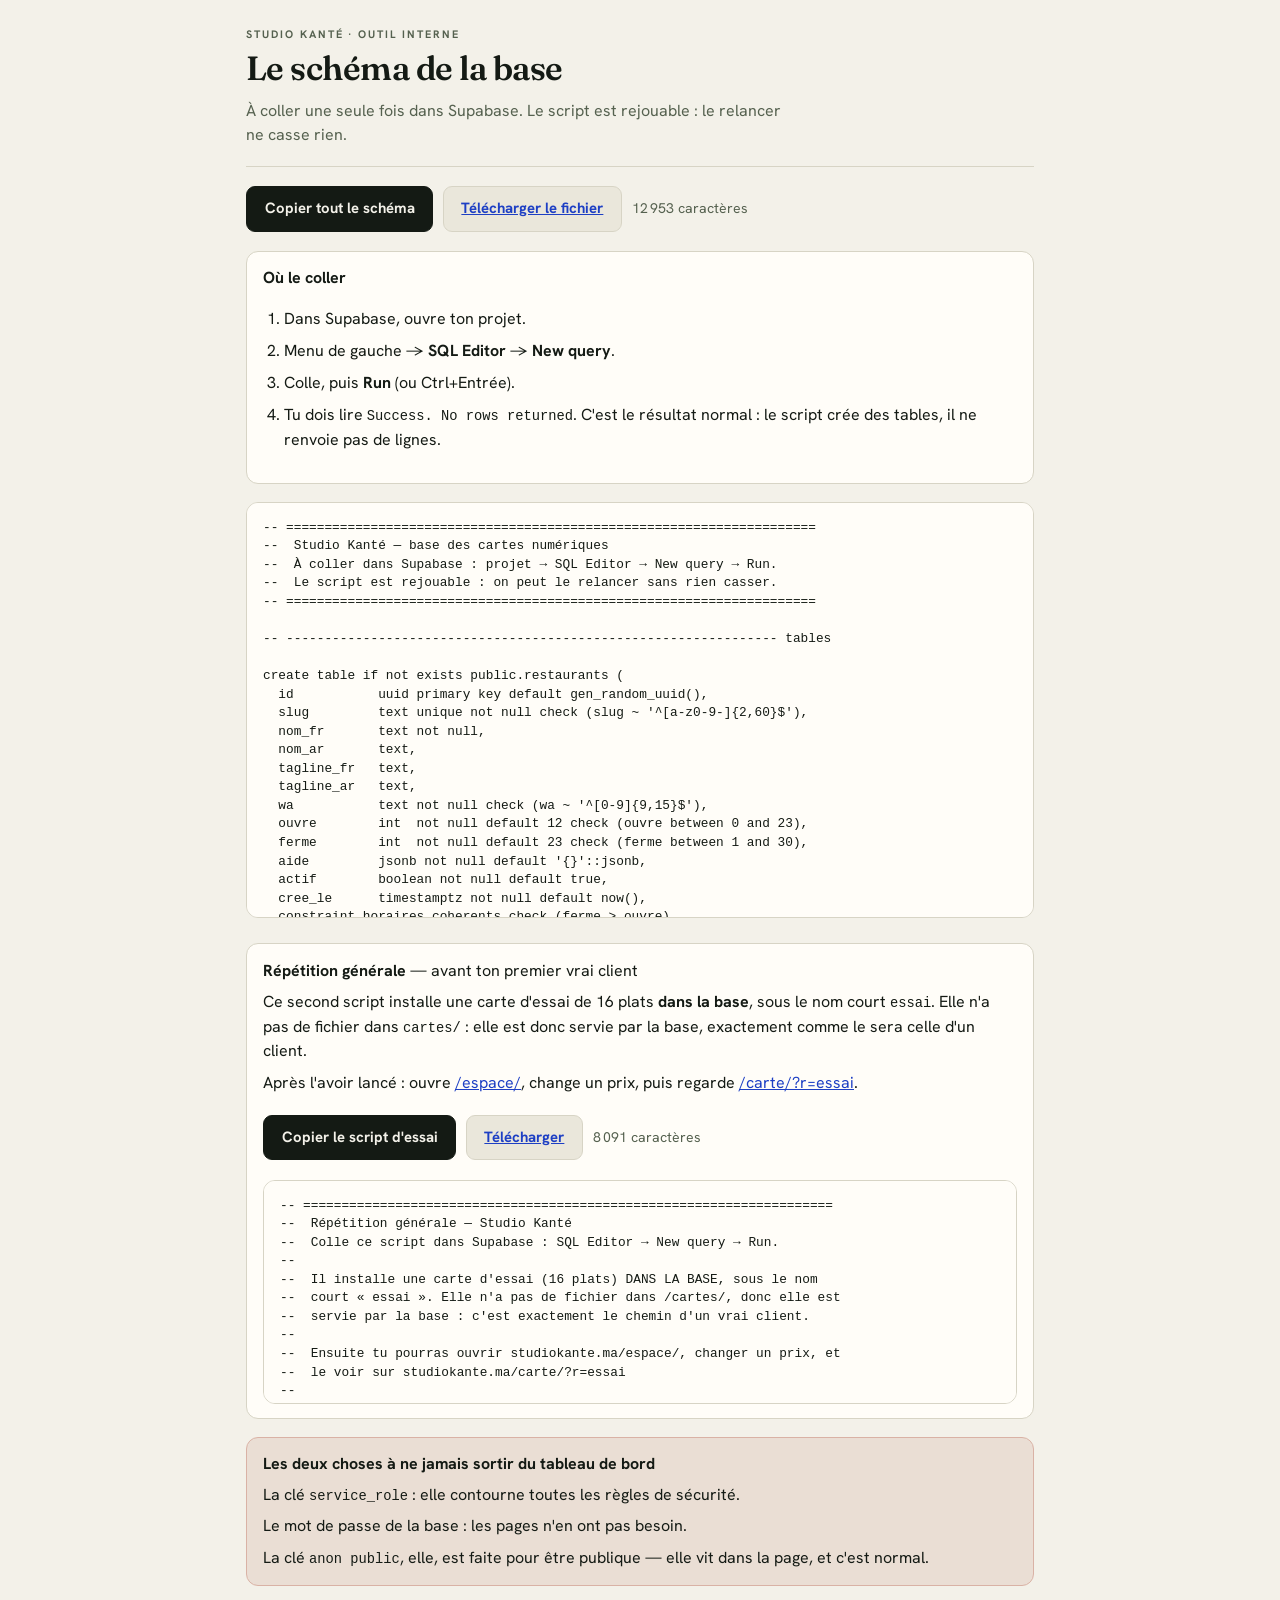
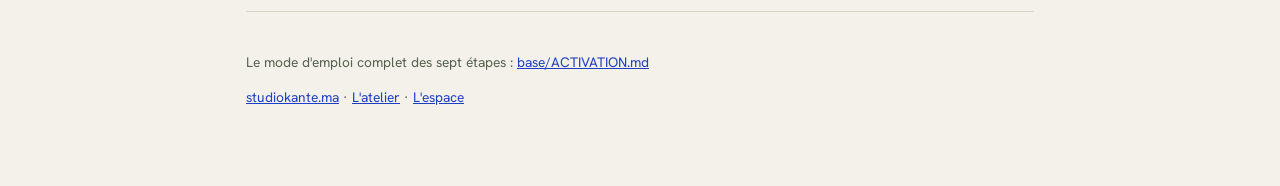
<file: base/index.html>
<!doctype html>
<html lang="fr">
<head>
<meta charset="utf-8">
<meta name="viewport" content="width=device-width,initial-scale=1">
<meta name="robots" content="noindex,nofollow">
<title>Le schéma de la base — Studio Kanté</title>
<link rel="preconnect" href="https://fonts.googleapis.com">
<link rel="preconnect" href="https://fonts.gstatic.com" crossorigin>
<link href="https://fonts.googleapis.com/css2?family=Fraunces:opsz,wght@9..144,500;9..144,600&family=Hanken+Grotesk:wght@400;600;700&display=swap" rel="stylesheet">
<style>
:root{--bone:#f3f1e9;--bone-deep:#eae7db;--card:#fffdf8;--ink:#141a14;--ink-soft:#55614f;
 --line:#d7d4c5;--ok:#3f6b45;--ok-bg:#3f6b451a;--bad:#9f3d22;--bad-bg:#9f3d221a;
 --disp:"Fraunces",Georgia,serif;--sans:"Hanken Grotesk","Helvetica Neue",Arial,sans-serif;
 --gut:clamp(16px,4.5vw,36px)}
*{box-sizing:border-box}
body{margin:0;background:var(--bone);color:var(--ink);font-family:var(--sans);font-size:16px;
 line-height:1.55;-webkit-font-smoothing:antialiased;padding-bottom:3rem}
.wrap{max-width:860px;margin:0 auto;padding-inline:var(--gut)}
h1,h2{font-family:var(--disp);font-weight:600;letter-spacing:-.015em;margin:0}
a{color:#1d3fc4}
button{font:inherit;color:inherit;cursor:pointer;border:0;background:none}
header{padding:1.6rem 0 1.1rem;border-bottom:1px solid var(--line)}
.kick{font-size:.68rem;letter-spacing:.18em;text-transform:uppercase;color:var(--ink-soft);
 font-weight:700;margin:0 0 .5rem}
h1{font-size:clamp(1.5rem,5vw,2.1rem);line-height:1.1}
header p{margin:.7rem 0 0;color:var(--ink-soft);max-width:60ch}
.rang{display:flex;gap:.6rem;flex-wrap:wrap;align-items:center;margin:1.2rem 0}
.bt{padding:.65rem 1.1rem;border-radius:9px;font-weight:700;font-size:.93rem;
 background:var(--bone-deep);border:1px solid var(--line)}
.bt.p{background:var(--ink);color:var(--bone);border-color:var(--ink)}
.bt.ok{background:var(--ok);color:#fff;border-color:var(--ok)}
.dit{font-size:.88rem;color:var(--ink-soft)}
pre{background:var(--card);border:1px solid var(--line);border-radius:12px;padding:1rem;
 overflow:auto;max-height:26rem;font-family:ui-monospace,SFMono-Regular,Menlo,monospace;
 font-size:.8rem;line-height:1.45;margin:0;tab-size:2}
.boite{background:var(--card);border:1px solid var(--line);border-radius:12px;
 padding:.9rem 1rem;margin:1.1rem 0}
.boite.bad{background:var(--bad-bg);border-color:#d9b2a5}
.boite p{margin:.4rem 0}
.boite p:first-child{margin-top:0}.boite p:last-child{margin-bottom:0}
ol{padding-left:1.3rem}
ol li{margin:.45rem 0}
.mono{font-family:ui-monospace,SFMono-Regular,Menlo,monospace;font-size:.86em;word-break:break-all}
footer{padding:1.6rem 0 1rem;margin-top:1.6rem;border-top:1px solid var(--line);
 font-size:.86rem;color:var(--ink-soft)}
@media(prefers-color-scheme:dark){:root:not([data-theme=light]){--bone:#14170f;--bone-deep:#1b1f16;
 --card:#1c2018;--ink:#f1efe4;--ink-soft:#a7b09c;--line:#2f352a}a{color:#8fb0ff}}
</style>
</head>
<body>
<div class="wrap">

<header>
  <p class="kick">Studio Kanté · outil interne</p>
  <h1>Le schéma de la base</h1>
  <p>À coller une seule fois dans Supabase. Le script est rejouable : le relancer ne casse rien.</p>
</header>

<div class="rang">
  <button class="bt p" id="copier">Copier tout le schéma</button>
  <a class="bt" href="/base/schema.sql" download>Télécharger le fichier</a>
  <span class="dit" id="dit">—</span>
</div>

<div class="boite">
  <p><b>Où le coller</b></p>
  <ol>
    <li>Dans Supabase, ouvre ton projet.</li>
    <li>Menu de gauche → <b>SQL Editor</b> → <b>New query</b>.</li>
    <li>Colle, puis <b>Run</b> (ou Ctrl+Entrée).</li>
    <li>Tu dois lire <span class="mono">Success. No rows returned</span>. C'est le résultat normal : le script crée des tables, il ne renvoie pas de lignes.</li>
  </ol>
</div>

<pre id="sql">Chargement…</pre>

<div class="boite" style="margin-top:1.6rem">
  <p><b>Répétition générale</b> — avant ton premier vrai client</p>
  <p>Ce second script installe une carte d'essai de 16 plats <b>dans la base</b>,
  sous le nom court <span class="mono">essai</span>. Elle n'a pas de fichier dans
  <span class="mono">cartes/</span> : elle est donc servie par la base, exactement
  comme le sera celle d'un client.</p>
  <p>Après l'avoir lancé : ouvre <a href="/espace/">/espace/</a>, change un prix,
  puis regarde <a href="/carte/?r=essai">/carte/?r=essai</a>.</p>
  <div class="rang">
    <button class="bt p" id="copier2">Copier le script d'essai</button>
    <a class="bt" href="/base/essai.sql" download>Télécharger</a>
    <span class="dit" id="dit2">—</span>
  </div>
  <pre id="sql2" style="max-height:14rem">Chargement…</pre>
</div>

<div class="boite bad">
  <p><b>Les deux choses à ne jamais sortir du tableau de bord</b></p>
  <p>La clé <span class="mono">service_role</span> : elle contourne toutes les règles de sécurité.</p>
  <p>Le mot de passe de la base : les pages n'en ont pas besoin.</p>
  <p>La clé <span class="mono">anon public</span>, elle, est faite pour être publique — elle vit dans la page, et c'est normal.</p>
</div>

<footer>
  <p>Le mode d'emploi complet des sept étapes : <a href="/base/ACTIVATION.md">base/ACTIVATION.md</a></p>
  <p><a href="/">studiokante.ma</a> · <a href="/atelier/">L'atelier</a> · <a href="/espace/">L'espace</a></p>
</footer>

</div>

<script>
(function(){

function brancher(fichier, idPre, idBt, idDit, libelle){
  var pre = document.getElementById(idPre);
  var bt  = document.getElementById(idBt);
  var dit = document.getElementById(idDit);
  var texte = null;

  fetch(fichier, { cache: "no-cache" })
    .then(function(r){ if (!r.ok) throw new Error(r.status); return r.text(); })
    .then(function(t){
      texte = t;
      pre.textContent = t;
      dit.textContent = t.length.toLocaleString("fr-FR") + " caractères";
    })
    .catch(function(){
      pre.textContent = "Le script n'a pas pu être chargé. Recharge la page.";
      bt.disabled = true;
    });

  bt.addEventListener("click", function(){
    if (!texte) return;

    function reussi(){
      bt.textContent = "✓ Copié";
      bt.className = "bt ok";
      dit.textContent = "Colle maintenant dans SQL Editor → New query.";
      setTimeout(function(){
        bt.textContent = libelle;
        bt.className = "bt p";
      }, 4000);
    }
    function manuel(){
      /* presse-papiers refusé : on sélectionne tout, l'utilisateur fait Ctrl+C */
      var r = document.createRange();
      r.selectNodeContents(pre);
      var s = window.getSelection();
      s.removeAllRanges(); s.addRange(r);
      dit.textContent = "Le script est sélectionné : fais Ctrl+C (ou ⌘C).";
    }

    if (navigator.clipboard && navigator.clipboard.writeText){
      navigator.clipboard.writeText(texte).then(reussi, manuel);
    } else manuel();
  });
}

brancher("/base/schema.sql", "sql",  "copier",  "dit",  "Copier tout le schéma");
brancher("/base/essai.sql",  "sql2", "copier2", "dit2", "Copier le script d'essai");

})();
</script>
</body>
</html>
</file>
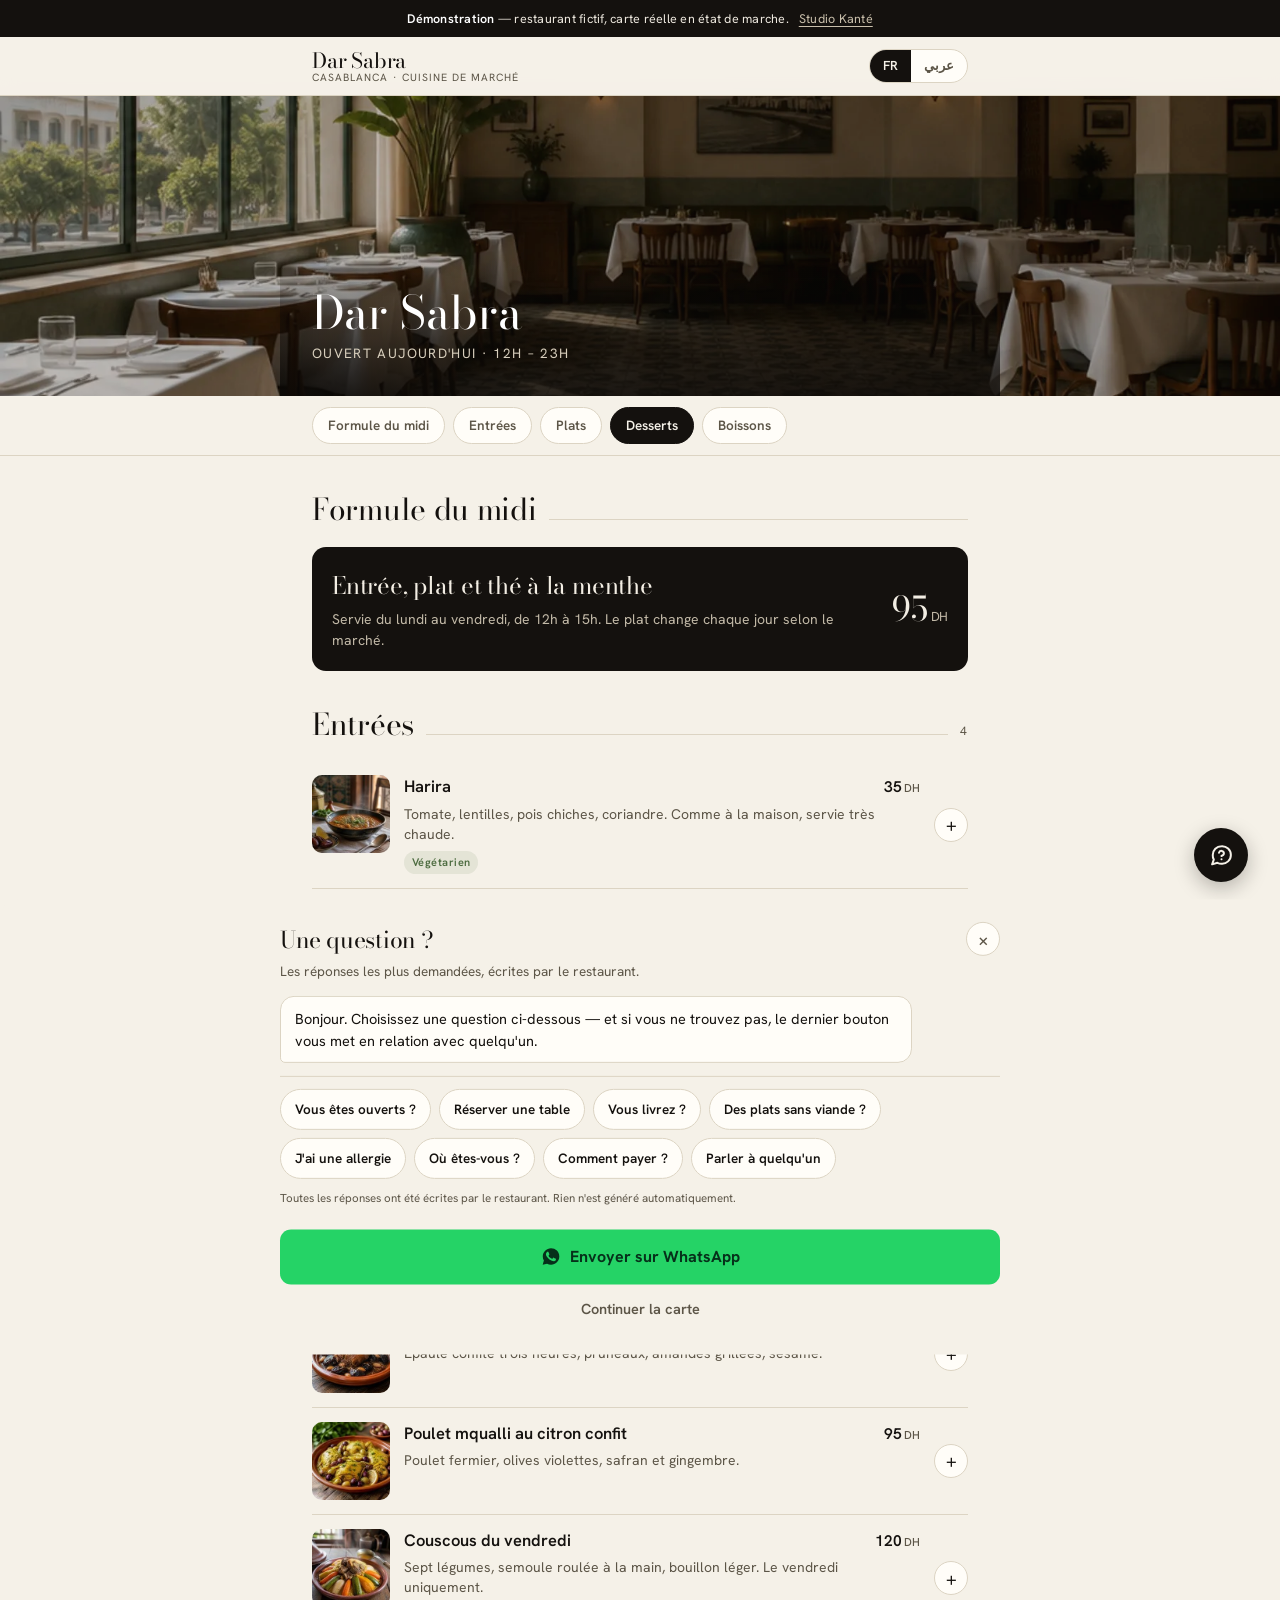
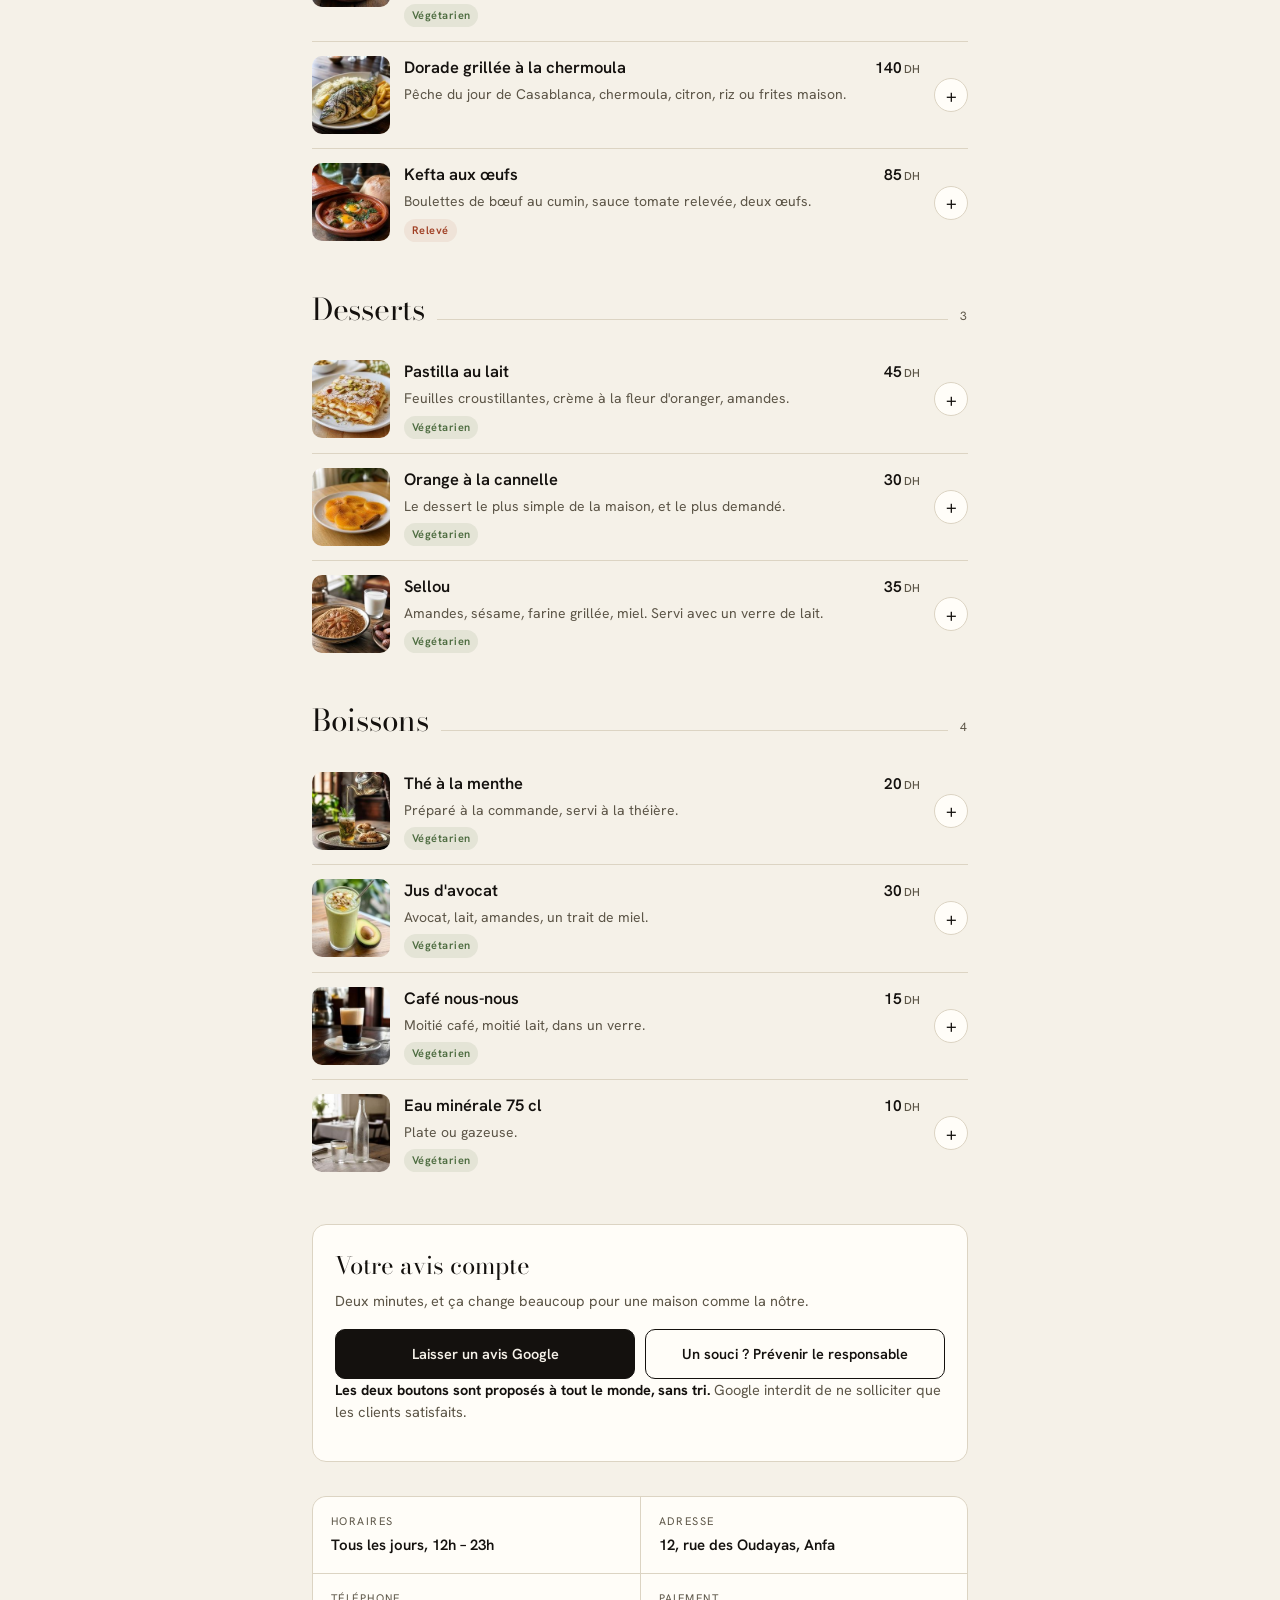
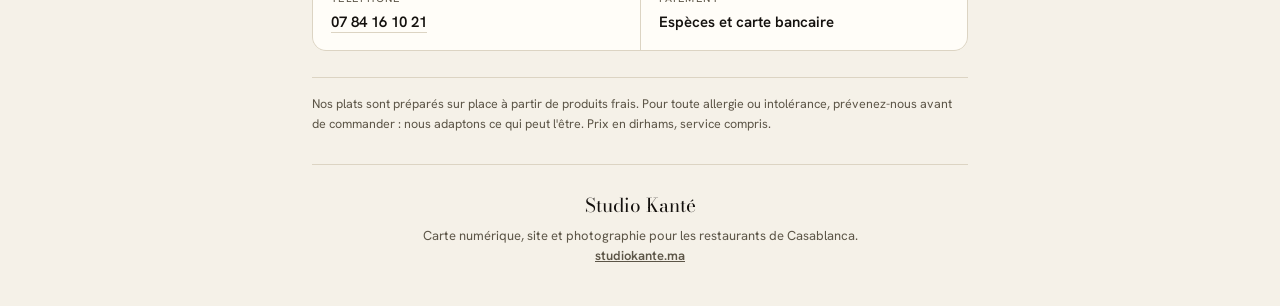
<file: carte-demo/index.html>
<!doctype html>
<html lang="fr">
<head>
<meta charset="utf-8">
<meta name="viewport" content="width=device-width, initial-scale=1, viewport-fit=cover">
<title>Dar Sabra — Carte</title>
<meta name="description" content="Carte numérique de démonstration réalisée par Studio Kanté. Consulter la carte, composer sa commande, l'envoyer sur WhatsApp.">
<meta name="robots" content="noindex, nofollow">
<meta name="theme-color" content="#14110E">
<link rel="icon" href="/assets/favicon.png">
<link rel="preconnect" href="https://fonts.googleapis.com">
<link rel="preconnect" href="https://fonts.gstatic.com" crossorigin>
<link href="https://fonts.googleapis.com/css2?family=Bodoni+Moda:opsz,wght@6..96,400;6..96,600&family=Hanken+Grotesk:wght@400;500;600;700&family=Cairo:wght@400;600;700&display=swap" rel="stylesheet">
<style>
:root{
  --bone:#F5F1E8; --bone-2:#EDE7DA; --card:#FFFDF8;
  --ink:#14110E; --ink-2:#5C5547; --line:#DCD4C3;
  --accent:#9F3D22; --accent-soft:#9f3d2214;
  --green:#4C6B3F;
  --display:"Bodoni Moda",Georgia,serif;
  --sans:"Hanken Grotesk","Helvetica Neue",Arial,sans-serif;
  --arab:"Cairo","Hanken Grotesk",sans-serif;
  --gut:clamp(16px,4.5vw,32px);
  --dock:0px;
}
*{box-sizing:border-box}
html{scroll-behavior:smooth}
@media (prefers-reduced-motion:reduce){html{scroll-behavior:auto}*{animation:none!important;transition:none!important}}
body{
  margin:0;background:var(--bone);color:var(--ink);
  font-family:var(--sans);font-size:16px;line-height:1.55;
  -webkit-font-smoothing:antialiased;overflow-x:hidden;
  padding-bottom:calc(var(--dock) + env(safe-area-inset-bottom));
}
body[dir="rtl"]{font-family:var(--arab)}
body[dir="rtl"] .disp{font-family:var(--arab)}
img{display:block;max-width:100%;height:auto}
a{color:inherit}
button{font:inherit;color:inherit;cursor:pointer;border:0;background:none}
.wrap{max-width:720px;margin:0 auto;padding-inline:var(--gut)}
.disp{font-family:var(--display);font-weight:400;letter-spacing:-.01em}

/* ---- bandeau démonstration ---- */
.demo-bar{
  background:var(--ink);color:#EFEAE0;font-size:12.5px;letter-spacing:.02em;
  padding:9px var(--gut);display:flex;gap:10px;align-items:center;justify-content:center;
  text-align:center;flex-wrap:wrap;
}
.demo-bar b{font-weight:600;color:#fff}
.demo-bar a{color:#C9BFAB;text-decoration:underline;text-underline-offset:3px}

/* ---- en-tête ---- */
.top{
  position:sticky;top:0;z-index:40;background:rgba(245,241,232,.94);
  backdrop-filter:saturate(1.2) blur(10px);border-bottom:1px solid var(--line);
}
.top-in{display:flex;align-items:center;gap:14px;min-height:58px}
.brand{display:flex;flex-direction:column;line-height:1.1;margin-inline-end:auto;min-width:0}
.brand .n{font-family:var(--display);font-size:21px}
.brand .s{font-size:10.5px;letter-spacing:.1em;white-space:nowrap;overflow:hidden;text-overflow:ellipsis;text-transform:uppercase;color:var(--ink-2)}
body[dir="rtl"] .brand .s{letter-spacing:0;font-size:12px}
.lang{display:flex;border:1px solid var(--line);border-radius:999px;overflow:hidden;background:var(--card);flex:none}
.lang button{padding:6px 13px;font-size:13px;font-weight:600;color:var(--ink-2)}
.lang button[aria-pressed="true"]{background:var(--ink);color:var(--bone)}

/* ---- hero ---- */
.hero{position:relative;background:var(--ink)}
.hero img{width:100%;height:clamp(190px,42vw,300px);object-fit:cover;opacity:.74}
.hero-txt{position:absolute;inset:auto 0 0 0;padding:var(--gut);color:#fff;
  background:linear-gradient(to top,rgba(10,8,6,.82),rgba(10,8,6,0))}
.hero-txt h1{font-family:var(--display);font-weight:400;margin:0;font-size:clamp(30px,8vw,46px);line-height:1.05}
.hero-txt p{margin:7px 0 0;font-size:13.5px;letter-spacing:.1em;text-transform:uppercase;color:#D8CFBD}
body[dir="rtl"] .hero-txt p{letter-spacing:0;text-transform:none;font-size:15px}

/* ---- navigation des catégories ---- */
.cats{position:sticky;top:var(--top-h,58px);z-index:30;background:var(--bone);border-bottom:1px solid var(--line)}
.cats-in{display:flex;gap:8px;overflow-x:auto;padding:11px var(--gut);scrollbar-width:none;-webkit-overflow-scrolling:touch}
.cats-in::-webkit-scrollbar{display:none}
.cats a{
  flex:none;padding:7px 15px;border:1px solid var(--line);border-radius:999px;
  background:var(--card);font-size:13.5px;font-weight:600;text-decoration:none;color:var(--ink-2);
  white-space:nowrap;transition:background .15s,color .15s,border-color .15s;
}
.cats a.on{background:var(--ink);border-color:var(--ink);color:var(--bone)}

/* ---- sections ---- */
section{padding-top:30px;scroll-margin-top:calc(var(--top-h,58px) + 54px)}
.sec-h{display:flex;align-items:baseline;gap:12px;margin-bottom:14px}
.sec-h h2{font-family:var(--display);font-weight:400;font-size:clamp(23px,5.5vw,30px);margin:0}
.sec-h .rule{flex:1;height:1px;background:var(--line)}
.sec-h .cnt{font-size:12px;color:var(--ink-2);letter-spacing:.08em}

/* ---- plats ---- */
.item{
  display:flex;gap:14px;align-items:flex-start;padding:14px 0;border-bottom:1px solid var(--line);
}
.item:last-child{border-bottom:0}
.item .ph{flex:none;width:78px;height:78px;border-radius:10px;object-fit:cover;background:var(--bone-2)}
.item .bd{flex:1;min-width:0}
.item .nm{display:flex;gap:10px;align-items:baseline;justify-content:space-between}
.item .nm h3{margin:0;font-size:16.5px;font-weight:600;line-height:1.3}
.item .pr{flex:none;font-variant-numeric:tabular-nums;font-weight:600;font-size:15.5px;white-space:nowrap}
.item .pr span{font-size:11.5px;font-weight:500;color:var(--ink-2);margin-inline-start:2px}
.item .ds{margin:4px 0 0;font-size:14px;color:var(--ink-2);line-height:1.45}
.tags{display:flex;gap:6px;flex-wrap:wrap;margin-top:7px}
.tag{font-size:11px;font-weight:600;letter-spacing:.04em;padding:3px 8px;border-radius:999px;background:var(--bone-2);color:var(--ink-2)}
.tag.veg{background:#4c6b3f1a;color:var(--green)}
.tag.hot{background:var(--accent-soft);color:var(--accent)}

.add{
  flex:none;width:34px;height:34px;border-radius:999px;border:1.5px solid var(--line);
  background:var(--card);display:grid;place-items:center;align-self:center;
  font-size:19px;line-height:1;color:var(--ink);transition:transform .12s,background .15s,border-color .15s;
}
.add:hover{border-color:var(--ink)}
.add:active{transform:scale(.9)}
.qty{flex:none;display:flex;align-items:center;gap:9px;align-self:center}
.qty button{width:30px;height:30px;border-radius:999px;background:var(--ink);color:var(--bone);display:grid;place-items:center;font-size:17px;line-height:1}
.qty button:active{transform:scale(.9)}
.qty .v{min-width:16px;text-align:center;font-weight:700;font-variant-numeric:tabular-nums}
.hidden{display:none!important}

/* ---- formule ---- */
.deal{
  background:var(--ink);color:#F2EDE3;border-radius:14px;padding:20px;margin-top:6px;
  display:flex;gap:18px;align-items:center;flex-wrap:wrap;
}
.deal .l{flex:1;min-width:190px}
.deal h3{font-family:var(--display);font-weight:400;font-size:24px;margin:0 0 5px}
.deal p{margin:0;font-size:14px;color:#C2B9A7;line-height:1.5}
.deal .p{font-family:var(--display);font-size:34px;white-space:nowrap}
.deal .p span{font-family:var(--sans);font-size:13px;color:#C2B9A7;margin-inline-start:3px}

/* ---- avis ---- */
.avis{margin-top:38px;background:var(--card);border:1px solid var(--line);border-radius:14px;padding:22px}
.avis h2{font-family:var(--display);font-weight:400;font-size:24px;margin:0 0 6px}
.avis > p{margin:0 0 16px;font-size:14.5px;color:var(--ink-2)}
.avis-btns{display:grid;gap:10px}
@media(min-width:520px){.avis-btns{grid-template-columns:1fr 1fr}}
.bt{
  display:flex;align-items:center;justify-content:center;gap:8px;text-align:center;
  padding:13px 16px;border-radius:10px;font-weight:600;font-size:14.5px;text-decoration:none;
  border:1.5px solid var(--ink);transition:opacity .15s;
}
.bt:hover{opacity:.85}
.bt.fill{background:var(--ink);color:var(--bone)}
.bt.ghost{background:transparent;color:var(--ink)}
.note{margin:12px 0 0;font-size:12.5px;color:var(--ink-2);line-height:1.5}
.note strong{color:var(--ink)}

/* ---- infos ---- */
.infos{margin-top:34px;display:grid;gap:1px;background:var(--line);border:1px solid var(--line);border-radius:14px;overflow:hidden}
@media(min-width:560px){.infos{grid-template-columns:1fr 1fr}}
.inf{background:var(--card);padding:16px 18px}
.inf .k{font-size:11px;letter-spacing:.13em;text-transform:uppercase;color:var(--ink-2);margin-bottom:4px}
body[dir="rtl"] .inf .k{letter-spacing:0;text-transform:none;font-size:12.5px}
.inf .v{font-size:15px;font-weight:600}
.inf a{text-decoration:none;border-bottom:1px solid var(--line)}

/* ---- allergènes ---- */
.legend{margin-top:26px;font-size:12.5px;color:var(--ink-2);line-height:1.6;border-top:1px solid var(--line);padding-top:16px}

/* ---- signature ---- */
.sig{margin-top:30px;padding:26px 0 40px;border-top:1px solid var(--line);text-align:center}
.sig .mk{font-family:var(--display);font-size:19px}
.sig p{margin:5px 0 0;font-size:13px;color:var(--ink-2)}
.sig a{font-weight:600}

/* ---- panier ---- */
.dock{
  position:fixed;left:0;right:0;bottom:0;z-index:60;padding:12px var(--gut) calc(12px + env(safe-area-inset-bottom));
  background:rgba(20,17,14,.97);backdrop-filter:blur(8px);
  transform:translateY(130%);transition:transform .22s cubic-bezier(.3,.8,.4,1);
}
.dock.up{transform:translateY(0)}
.dock-in{max-width:720px;margin:0 auto;display:flex;align-items:center;gap:14px}
.dock .sum{color:#C2B9A7;font-size:13px;line-height:1.3;flex:1;min-width:0}
.dock .sum b{display:block;color:#fff;font-size:16px;font-weight:600}
.dock .go{
  flex:none;background:#25D366;color:#06301A;font-weight:700;font-size:15px;
  padding:13px 20px;border-radius:10px;display:flex;align-items:center;gap:8px;text-decoration:none;
}
.dock .go:active{transform:scale(.97)}
.dock .go svg{width:19px;height:19px;flex:none}

/* ---- fenêtre de commande ---- */
.veil{position:fixed;inset:0;z-index:70;background:rgba(20,17,14,.55);opacity:0;pointer-events:none;transition:opacity .2s}
.veil.on{opacity:1;pointer-events:auto}
.sheet{
  position:fixed;left:0;right:0;bottom:0;z-index:80;background:var(--bone);
  border-radius:18px 18px 0 0;padding:22px var(--gut) calc(22px + env(safe-area-inset-bottom));
  transform:translateY(100%);transition:transform .26s cubic-bezier(.3,.8,.4,1);
  max-height:88vh;overflow-y:auto;
}
.sheet.on{transform:translateY(0)}
.sheet-in{max-width:720px;margin:0 auto}
.sheet h2{font-family:var(--display);font-weight:400;font-size:25px;margin:0 0 14px}
.lines{border-top:1px solid var(--line);margin-bottom:14px}
.line{display:flex;gap:12px;padding:9px 0;border-bottom:1px solid var(--line);font-size:14.5px}
.line .q{font-weight:700;min-width:26px;font-variant-numeric:tabular-nums}
.line .n{flex:1;min-width:0}
.line .p{font-variant-numeric:tabular-nums;font-weight:600}
.tot{display:flex;justify-content:space-between;align-items:baseline;padding:12px 0 18px;font-size:17px}
.tot b{font-family:var(--display);font-size:27px}
.fld{margin-bottom:14px}
.fld label{display:block;font-size:12px;letter-spacing:.11em;text-transform:uppercase;color:var(--ink-2);margin-bottom:6px}
body[dir="rtl"] .fld label{letter-spacing:0;text-transform:none;font-size:13.5px}
.seg{display:flex;gap:8px}
.seg button{
  flex:1;padding:11px;border:1.5px solid var(--line);border-radius:10px;background:var(--card);
  font-weight:600;font-size:14.5px;color:var(--ink-2);
}
.seg button[aria-pressed="true"]{border-color:var(--ink);background:var(--ink);color:var(--bone)}
.fld input{
  width:100%;padding:12px 14px;border:1.5px solid var(--line);border-radius:10px;
  background:var(--card);font-size:16px;color:var(--ink);
}
.fld input:focus{outline:2px solid var(--ink);outline-offset:1px;border-color:var(--ink)}
.sheet .go{
  display:flex;align-items:center;justify-content:center;gap:9px;width:100%;
  background:#25D366;color:#06301A;font-weight:700;font-size:16px;padding:15px;border-radius:11px;
  text-decoration:none;margin-top:4px;
}
.sheet .go svg{width:20px;height:20px}
.sheet .cancel{display:block;width:100%;text-align:center;padding:13px;color:var(--ink-2);font-size:14.5px;font-weight:600}
.toast{
  position:fixed;left:50%;bottom:calc(90px + env(safe-area-inset-bottom));transform:translate(-50%,16px);
  z-index:90;background:var(--ink);color:#F2EDE3;padding:13px 18px;border-radius:11px;font-size:14px;
  max-width:min(440px,calc(100vw - 32px));line-height:1.45;opacity:0;pointer-events:none;transition:opacity .2s,transform .2s;
}
.toast.on{opacity:1;transform:translate(-50%,0)}
/* ---------- l'assistant guidé ---------- */
.aide-fab{
  position:fixed;z-index:62;inset-inline-end:var(--gut);bottom:calc(18px + env(safe-area-inset-bottom));
  width:54px;height:54px;border-radius:50%;background:var(--ink);color:var(--bone);
  display:flex;align-items:center;justify-content:center;box-shadow:0 6px 20px rgba(20,17,14,.28);
  transition:bottom .26s cubic-bezier(.2,.7,.3,1),transform .12s}
.aide-fab:active{transform:scale(.94)}
.aide-fab svg{width:25px;height:25px}
.dock.up ~ .aide-fab{bottom:calc(88px + env(safe-area-inset-bottom))}
.aide-fab[hidden]{display:none}

.aide-veil{position:fixed;inset:0;z-index:84;background:rgba(20,17,14,.55);opacity:0;pointer-events:none;transition:opacity .2s}
.aide-veil.on{opacity:1;pointer-events:auto}

.aide{
  position:fixed;left:0;right:0;bottom:0;z-index:86;background:var(--bone);
  border-radius:18px 18px 0 0;padding:16px var(--gut) calc(14px + env(safe-area-inset-bottom));
  transform:translateY(102%);transition:transform .28s cubic-bezier(.2,.7,.3,1);
  max-height:84vh;display:flex;flex-direction:column}
.aide.on{transform:translateY(0)}
.aide-in{max-width:720px;margin:0 auto;width:100%;display:flex;flex-direction:column;min-height:0}
.aide-h{display:flex;align-items:flex-start;justify-content:space-between;gap:12px;flex:none}
.aide-h h2{font-family:var(--display);font-weight:400;font-size:23px;margin:0}
.aide-h p{margin:3px 0 0;color:var(--ink-2);font-size:13.5px}
.aide-x{flex:none;width:34px;height:34px;border-radius:50%;background:var(--card);
  border:1px solid var(--line);color:var(--ink-2);font-size:19px;line-height:1}

.fil{flex:1;min-height:0;overflow-y:auto;-webkit-overflow-scrolling:touch;margin:14px 0 0;padding-inline-end:2px}
.bul{max-width:88%;padding:11px 14px;border-radius:14px;font-size:14.5px;line-height:1.5;margin:0 0 9px}
.bul.q{background:var(--ink);color:#F2EDE3;margin-inline-start:auto;border-end-end-radius:5px}
.bul.r{background:var(--card);border:1px solid var(--line);border-end-start-radius:5px}
.bul.r b{font-weight:600}
.bul.r ul{margin:7px 0 0;padding-inline-start:18px}
.bul.r li{margin:3px 0}
.bul-act{display:flex;flex-wrap:wrap;gap:8px;margin:10px 0 0}
.bul-act a{display:inline-flex;align-items:center;gap:6px;background:var(--ink);color:var(--bone);
  padding:8px 13px;border-radius:9px;font-size:13.5px;font-weight:600;text-decoration:none}
.bul-act a.sec{background:transparent;border:1.5px solid var(--line);color:var(--ink)}

.aide-qz{flex:none;position:relative;margin-top:4px;border-top:1px solid var(--line)}
.aide-qz::after{content:"";position:absolute;top:0;bottom:0;inset-inline-end:-1px;width:38px;pointer-events:none;
  opacity:0;transition:opacity .18s;background:linear-gradient(to var(--fade-sens,right),rgba(245,241,232,0),var(--bone) 72%)}
.aide-qz.plus::after{opacity:1}
[dir="rtl"] .aide-qz::after{background:linear-gradient(to left,rgba(245,241,232,0),var(--bone) 72%)}
.aide-q{display:flex;gap:8px;overflow-x:auto;padding:12px 0 2px;scrollbar-width:none}
.aide-q::-webkit-scrollbar{display:none}
/* à la souris : les questions reviennent à la ligne, une bande qui défile
   horizontalement ne se manipule pas sans doigt. */
@media(pointer:fine){
  .aide-q{flex-wrap:wrap;overflow-x:visible;overflow-y:auto;max-height:38vh;scrollbar-width:thin}
  .aide-qz::after{display:none}
}
.aide-q button{flex:none;background:var(--card);border:1px solid var(--line);color:var(--ink);
  padding:9px 14px;border-radius:999px;font-size:13.5px;font-weight:600;white-space:nowrap}
.aide-q button:active{background:var(--bone-2,#EFE9DD)}
.aide-pied{flex:none;margin:9px 0 0;font-size:11.5px;color:var(--ink-2);line-height:1.45}
</style>
</head>
<body>

<div class="demo-bar">
  <span data-t="demo"><b>Démonstration</b> — restaurant fictif, carte réelle en état de marche.</span>
  <a href="/" data-t="demoLink">Studio Kanté</a>
</div>

<header class="top">
  <div class="wrap top-in">
    <div class="brand">
      <span class="n disp" data-t="name">Dar Sabra</span>
      <span class="s" data-t="tagline">Casablanca · Cuisine de marché</span>
    </div>
    <div class="lang" role="group" aria-label="Langue">
      <button type="button" id="bFr" aria-pressed="true">FR</button>
      <button type="button" id="bAr" aria-pressed="false">عربي</button>
    </div>
  </div>
</header>

<div class="hero">
  <img src="/assets/salle.webp" alt="" width="1200" height="800">
  <div class="hero-txt wrap">
    <h1 data-t="name">Dar Sabra</h1>
    <p data-t="heroSub">Ouvert aujourd'hui · 12h – 23h</p>
  </div>
</div>

<nav class="cats" aria-label="Catégories"><div class="cats-in wrap" id="cats"></div></nav>

<main class="wrap" id="menu"></main>

<div class="wrap">

  <section class="avis" id="avis">
    <h2 data-t="avisT">Votre avis compte</h2>
    <p data-t="avisP">Deux minutes, et ça change beaucoup pour une maison comme la nôtre.</p>
    <div class="avis-btns">
      <a class="bt fill" href="#" id="gBtn" data-t="avisGoogle">Laisser un avis Google</a>
      <a class="bt ghost" id="pBtn" href="#" data-t="avisPrive">Un souci ? Prévenir le responsable</a>
    </div>
    <p class="note" data-t="avisNote"><strong>Les deux boutons sont proposés à tout le monde, sans tri.</strong> Google interdit de ne solliciter que les clients satisfaits.</p>
  </section>

  <div class="infos">
    <div class="inf"><div class="k" data-t="iHoraires">Horaires</div><div class="v" data-t="vHoraires">Tous les jours, 12h – 23h</div></div>
    <div class="inf"><div class="k" data-t="iAdresse">Adresse</div><div class="v" data-t="vAdresse">12, rue des Oudayas, Anfa</div></div>
    <div class="inf"><div class="k" data-t="iTel">Téléphone</div><div class="v"><a href="tel:+212784161021">07 84 16 10 21</a></div></div>
    <div class="inf"><div class="k" data-t="iPaiement">Paiement</div><div class="v" data-t="vPaiement">Espèces et carte bancaire</div></div>
  </div>

  <p class="legend" data-t="legend">Nos plats sont préparés sur place à partir de produits frais. Pour toute allergie ou intolérance, prévenez-nous avant de commander : nous adaptons ce qui peut l'être. Prix en dirhams, service compris.</p>

  <div class="sig">
    <div class="mk">Studio Kanté</div>
    <p data-t="sig">Carte numérique, site et photographie pour les restaurants de Casablanca.<br><a href="/">studiokante.ma</a></p>
  </div>
</div>

<div class="dock" id="dock">
  <div class="dock-in">
    <div class="sum"><b id="dTot">0 DH</b><span id="dCnt">0 article</span></div>
    <button class="go" type="button" id="dGo">
      <svg viewBox="0 0 24 24" fill="currentColor" aria-hidden="true"><path d="M12.04 2C6.58 2 2.13 6.45 2.13 11.91c0 1.75.46 3.45 1.32 4.95L2 22l5.25-1.38a9.9 9.9 0 004.79 1.22h.01c5.46 0 9.91-4.45 9.91-9.91 0-2.65-1.03-5.14-2.9-7.01A9.82 9.82 0 0012.04 2zm5.8 14.17c-.25.69-1.45 1.32-2 1.4-.51.08-1.16.11-1.87-.12-.43-.14-.99-.32-1.7-.63-2.99-1.29-4.94-4.3-5.09-4.5-.15-.2-1.22-1.62-1.22-3.09 0-1.47.77-2.19 1.04-2.49.27-.3.59-.37.79-.37.2 0 .4 0 .57.01.18.01.43-.07.67.51.25.6.84 2.07.91 2.22.07.15.12.32.02.52-.1.2-.15.32-.3.5-.15.17-.31.39-.45.52-.15.15-.3.31-.13.6.17.3.76 1.25 1.63 2.02 1.12.99 2.06 1.3 2.36 1.45.3.15.47.12.64-.07.17-.2.74-.87.94-1.16.2-.3.4-.25.67-.15.27.1 1.72.81 2.01.96.3.15.5.22.57.35.07.12.07.72-.18 1.42z"/></svg>
      <span data-t="commander">Commander</span>
    </button>
  </div>
</div>

<button class="aide-fab" id="aideFab" type="button" aria-label="Questions fréquentes">
  <svg viewBox="0 0 24 24" fill="none" stroke="currentColor" stroke-width="1.9" stroke-linecap="round" stroke-linejoin="round" aria-hidden="true">
    <path d="M21 11.5a8.4 8.4 0 0 1-9 8.4 9 9 0 0 1-3.9-.9L3 20.5l1.6-4.6A8.3 8.3 0 0 1 3.6 11.5a8.4 8.4 0 0 1 8.4-8.4 8.4 8.4 0 0 1 9 8.4z"/>
    <path d="M9.6 9.3a2.4 2.4 0 0 1 4.7.8c0 1.6-2.4 2.4-2.4 2.4"/><path d="M12 15.6h.01"/>
  </svg>
</button>

<div class="aide-veil" id="aideVeil"></div>
<div class="aide" id="aide" role="dialog" aria-modal="true" aria-labelledby="aideT">
  <div class="aide-in">
    <div class="aide-h">
      <div>
        <h2 class="disp" id="aideT">—</h2>
        <p id="aideS">—</p>
      </div>
      <button class="aide-x" id="aideX" type="button" aria-label="Fermer">&times;</button>
    </div>
    <div class="fil" id="fil" aria-live="polite"></div>
    <div class="aide-qz" id="aideQz"><div class="aide-q" id="aideQ"></div></div>
    <p class="aide-pied" id="aidePied">—</p>
  </div>
</div>

<div class="veil" id="veil"></div>
<div class="sheet" id="sheet" role="dialog" aria-modal="true" aria-labelledby="shT">
  <div class="sheet-in">
    <h2 id="shT" data-t="votreCommande">Votre commande</h2>
    <div class="lines" id="lines"></div>
    <div class="tot"><span data-t="total">Total</span><b id="sTot">0 DH</b></div>

    <div class="fld">
      <label data-t="ouManger">Où mangez-vous ?</label>
      <div class="seg" role="group">
        <button type="button" id="mTable" aria-pressed="true" data-t="surPlace">Sur place</button>
        <button type="button" id="mEmp" aria-pressed="false" data-t="aEmporter">À emporter</button>
      </div>
    </div>

    <div class="fld" id="tblFld">
      <label for="tbl" data-t="numTable">Numéro de table</label>
      <input id="tbl" type="text" inputmode="numeric" autocomplete="off" placeholder="7">
    </div>

    <a class="go" id="send" href="#" target="_blank" rel="noopener">
      <svg viewBox="0 0 24 24" fill="currentColor" aria-hidden="true"><path d="M12.04 2C6.58 2 2.13 6.45 2.13 11.91c0 1.75.46 3.45 1.32 4.95L2 22l5.25-1.38a9.9 9.9 0 004.79 1.22h.01c5.46 0 9.91-4.45 9.91-9.91 0-2.65-1.03-5.14-2.9-7.01A9.82 9.82 0 0012.04 2zm5.8 14.17c-.25.69-1.45 1.32-2 1.4-.51.08-1.16.11-1.87-.12-.43-.14-.99-.32-1.7-.63-2.99-1.29-4.94-4.3-5.09-4.5-.15-.2-1.22-1.62-1.22-3.09 0-1.47.77-2.19 1.04-2.49.27-.3.59-.37.79-.37.2 0 .4 0 .57.01.18.01.43-.07.67.51.25.6.84 2.07.91 2.22.07.15.12.32.02.52-.1.2-.15.32-.3.5-.15.17-.31.39-.45.52-.15.15-.3.31-.13.6.17.3.76 1.25 1.63 2.02 1.12.99 2.06 1.3 2.36 1.45.3.15.47.12.64-.07.17-.2.74-.87.94-1.16.2-.3.4-.25.67-.15.27.1 1.72.81 2.01.96.3.15.5.22.57.35.07.12.07.72-.18 1.42z"/></svg>
      <span data-t="envoyerWa">Envoyer sur WhatsApp</span>
    </a>
    <button class="cancel" type="button" id="close" data-t="continuer">Continuer la carte</button>
  </div>
</div>

<div class="toast" id="toast"></div>

<script>
(function(){
"use strict";

var WA = "";            /* rempli par la fiche du restaurant */

var UI = {
  fr:{
    demo:"<b>Démonstration</b> — restaurant fictif, carte réelle en état de marche.",
    demoLink:"Studio Kanté",
    name:"Dar Sabra", tagline:"Casablanca · Cuisine de marché",
    heroSub:"Ouvert aujourd'hui · 12h – 23h",
    avisT:"Votre avis compte",
    avisP:"Deux minutes, et ça change beaucoup pour une maison comme la nôtre.",
    avisGoogle:"Laisser un avis Google",
    avisPrive:"Un souci ? Prévenir le responsable",
    avisNote:"<strong>Les deux boutons sont proposés à tout le monde, sans tri.</strong> Google interdit de ne solliciter que les clients satisfaits.",
    iHoraires:"Horaires", vHoraires:"Tous les jours, 12h – 23h",
    iAdresse:"Adresse", vAdresse:"12, rue des Oudayas, Anfa",
    iTel:"Téléphone", iPaiement:"Paiement", vPaiement:"Espèces et carte bancaire",
    legend:"Nos plats sont préparés sur place à partir de produits frais. Pour toute allergie ou intolérance, prévenez-nous avant de commander : nous adaptons ce qui peut l'être. Prix en dirhams, service compris.",
    sig:"Carte numérique, site et photographie pour les restaurants de Casablanca.<br><a href=\"/\">studiokante.ma</a>",
    commander:"Commander", votreCommande:"Votre commande", total:"Total",
    ouManger:"Où mangez-vous ?", surPlace:"Sur place", aEmporter:"À emporter",
    numTable:"Numéro de table", envoyerWa:"Envoyer sur WhatsApp", continuer:"Continuer la carte",
    article:"article", articles:"articles",
    gNote:"Sur la carte d'un vrai restaurant, ce bouton ouvre directement sa fiche Google, à l'endroit où on écrit son avis.",
    added:"Ajouté à votre commande."
  },
  ar:{
    demo:"<b>عرض توضيحي</b> — مطعم خيالي، وقائمة تشتغل فعلاً.",
    demoLink:"ستوديو كانتي",
    name:"دار صبرة", tagline:"الدار البيضاء · مطبخ السوق",
    heroSub:"مفتوح اليوم · من 12 إلى 23",
    avisT:"رأيك يهمّنا",
    avisP:"دقيقتان فقط، وتعني الكثير لدار مثل دارنا.",
    avisGoogle:"اترك رأيك على غوغل",
    avisPrive:"هل من مشكل؟ أخبر المسؤول",
    avisNote:"<strong>الزرّان متاحان للجميع، دون انتقاء.</strong> غوغل يمنع مراسلة الزبناء الراضين وحدهم.",
    iHoraires:"أوقات العمل", vHoraires:"كل يوم، من 12 إلى 23",
    iAdresse:"العنوان", vAdresse:"12، زنقة الوداية، أنفا",
    iTel:"الهاتف", iPaiement:"الأداء", vPaiement:"نقداً أو بالبطاقة البنكية",
    legend:"أطباقنا تُحضَّر في عين المكان من مواد طازجة. إذا كان لديك أي حساسية، أخبرنا قبل الطلب وسنكيّف ما يمكن تكييفه. الأثمنة بالدرهم، الخدمة مشمولة.",
    sig:"قوائم رقمية ومواقع وتصوير لمطاعم الدار البيضاء.<br><a href=\"/\">studiokante.ma</a>",
    commander:"اطلب", votreCommande:"طلبك", total:"المجموع",
    ouManger:"أين ستأكل؟", surPlace:"في المطعم", aEmporter:"للأخذ",
    numTable:"رقم الطاولة", envoyerWa:"أرسل عبر واتساب", continuer:"تابع القائمة",
    article:"طبق", articles:"أطباق",
    gNote:"في قائمة مطعم حقيقي، يفتح هذا الزرّ بطاقته على غوغل مباشرة، في المكان الذي يُكتب فيه الرأي.",
    added:"أُضيف إلى طلبك."
  }
};

var DATA = [];          /* rempli par la fiche du restaurant */

var TAGS = { veg:{fr:"Végétarien",ar:"نباتي"}, hot:{fr:"Relevé",ar:"حار"} };

var lang = "fr";
var cart = {};
var mode = "table";

var $ = function(s){ return document.querySelector(s); };
var esc = function(s){ return String(s).replace(/[&<>"]/g, function(c){
  return {"&":"&amp;","<":"&lt;",">":"&gt;",'"':"&quot;"}[c]; }); };

function build(){
  var cats = $("#cats"), menu = $("#menu");
  cats.innerHTML = ""; menu.innerHTML = "";
  DATA.forEach(function(sec){
    var a = document.createElement("a");
    a.href = "#" + sec.id; a.textContent = sec[lang]; a.dataset.for = sec.id;
    cats.appendChild(a);

    var s = document.createElement("section");
    s.id = sec.id;
    var head = '<div class="sec-h"><h2 class="disp">' + esc(sec[lang]) + '</h2><span class="rule"></span>' +
      (sec.items ? '<span class="cnt">' + sec.items.length + '</span>' : '') + '</div>';

    if (sec.deal){
      s.innerHTML = head +
        '<div class="deal"><div class="l"><h3 class="disp">' + esc(sec[lang === "fr" ? "fr_t" : "ar_t"]) + '</h3>' +
        '<p>' + esc(sec[lang === "fr" ? "fr_d" : "ar_d"]) + '</p></div>' +
        '<div class="p disp">' + sec.price + '<span>DH</span></div></div>';
      menu.appendChild(s); return;
    }

    var rows = sec.items.map(function(it, i){
      var key = sec.id + "-" + i;
      var n = cart[key] ? cart[key].n : 0;
      var tags = (it.tags || []).map(function(t){
        return '<span class="tag ' + t + '">' + esc(TAGS[t][lang]) + '</span>'; }).join("");
      return '<div class="item" data-key="' + key + '">' +
        (it.img ? '<img class="ph" src="' + it.img + '" alt="" loading="lazy" width="156" height="156">' : '') +
        '<div class="bd"><div class="nm"><h3>' + esc(it[lang]) + '</h3>' +
        '<span class="pr">' + it.p + '<span>DH</span></span></div>' +
        '<p class="ds">' + esc(lang === "fr" ? it.fd : it.ad) + '</p>' +
        (tags ? '<div class="tags">' + tags + '</div>' : '') + '</div>' +
        '<button class="add' + (n ? ' hidden' : '') + '" type="button" aria-label="+">+</button>' +
        '<div class="qty' + (n ? '' : ' hidden') + '">' +
        '<button type="button" data-d="-1" aria-label="-">−</button>' +
        '<span class="v">' + n + '</span>' +
        '<button type="button" data-d="1" aria-label="+">+</button></div></div>';
    }).join("");

    s.innerHTML = head + rows;
    menu.appendChild(s);
  });
  wire();
  spy();
}

function wire(){
  document.querySelectorAll(".item").forEach(function(row){
    var key = row.dataset.key;
    row.querySelector(".add").addEventListener("click", function(){ change(key, 1, row); toast(UI[lang].added); });
    row.querySelectorAll(".qty button").forEach(function(b){
      b.addEventListener("click", function(){ change(key, parseInt(b.dataset.d, 10), row); });
    });
  });
}

function find(key){
  var p = key.split("-"), sec = DATA.filter(function(s){ return s.id === p[0]; })[0];
  return sec.items[parseInt(p[1], 10)];
}

function change(key, d, row){
  var it = find(key);
  var n = (cart[key] ? cart[key].n : 0) + d;
  if (n <= 0) { delete cart[key]; n = 0; } else { cart[key] = { n:n, p:it.p, key:key }; }
  row.querySelector(".v").textContent = n;
  row.querySelector(".add").classList.toggle("hidden", n > 0);
  row.querySelector(".qty").classList.toggle("hidden", n === 0);
  dock();
}

function totals(){
  var n = 0, s = 0;
  Object.keys(cart).forEach(function(k){ n += cart[k].n; s += cart[k].n * cart[k].p; });
  return { n:n, s:s };
}

function dock(){
  var t = totals(), d = $("#dock");
  $("#dTot").textContent = t.s + " DH";
  $("#dCnt").textContent = t.n + " " + (t.n > 1 ? UI[lang].articles : UI[lang].article);
  d.classList.toggle("up", t.n > 0);
  document.documentElement.style.setProperty("--dock", t.n > 0 ? "76px" : "0px");
}

var tTimer;
function toast(msg){
  var el = $("#toast");
  el.textContent = msg; el.classList.add("on");
  clearTimeout(tTimer); tTimer = setTimeout(function(){ el.classList.remove("on"); }, 2200);
}

function openSheet(){
  var t = totals();
  if (!t.n) return;
  var lines = Object.keys(cart).map(function(k){
    var it = find(k), c = cart[k];
    return '<div class="line"><span class="q">' + c.n + '×</span><span class="n">' + esc(it[lang]) +
      '</span><span class="p">' + (c.n * it.p) + ' DH</span></div>';
  }).join("");
  $("#lines").innerHTML = lines;
  $("#sTot").textContent = t.s + " DH";
  link();
  $("#veil").classList.add("on"); $("#sheet").classList.add("on");
  document.body.style.overflow = "hidden";
}

function closeSheet(){
  $("#veil").classList.remove("on"); $("#sheet").classList.remove("on");
  document.body.style.overflow = "";
}

function link(){
  var t = totals();
  var L = lang === "fr";
  var head = L ? "Bonjour " + UI.fr.name + ", je voudrais commander :" : "السلام، بغيت نطلب من " + UI.ar.name + " :";
  var body = Object.keys(cart).map(function(k){
    var it = find(k), c = cart[k];
    return "• " + c.n + " × " + it[lang] + " — " + (c.n * it.p) + " DH";
  }).join("\n");
  var tail = L ? "Total : " + t.s + " DH" : "المجموع : " + t.s + " درهم";
  var where;
  if (mode === "table"){
    var no = ($("#tbl").value || "").trim();
    where = L ? ("Sur place" + (no ? ", table " + no : "")) : ("في المطعم" + (no ? "، طاولة " + no : ""));
  } else {
    where = L ? "À emporter" : "للأخذ";
  }
  var msg = head + "\n\n" + body + "\n\n" + tail + "\n" + where;
  $("#send").href = "https://wa.me/" + WA + "?text=" + encodeURIComponent(msg);
}

function spy(){
  var secs = DATA.map(function(s){ return document.getElementById(s.id); }).filter(Boolean);
  var links = Array.prototype.slice.call(document.querySelectorAll("#cats a"));
  if (!("IntersectionObserver" in window)) { if (links[0]) links[0].classList.add("on"); return; }
  var io = new IntersectionObserver(function(es){
    es.forEach(function(e){
      if (!e.isIntersecting) return;
      links.forEach(function(a){ a.classList.toggle("on", a.dataset.for === e.target.id); });
    });
  }, { rootMargin:"-30% 0px -60% 0px" });
  secs.forEach(function(s){ io.observe(s); });
  if (links[0]) links[0].classList.add("on");
}

function paint(){
  var T = UI[lang];
  document.querySelectorAll("[data-t]").forEach(function(el){
    var v = T[el.dataset.t];
    if (v == null) return;
    if (/<[a-z]/i.test(v)) el.innerHTML = v; else el.textContent = v;
  });
  document.body.dir = lang === "ar" ? "rtl" : "ltr";
  document.documentElement.lang = lang;
  document.title = T.name + " — " + (lang === "fr" ? "Carte" : "القائمة");
  $("#bFr").setAttribute("aria-pressed", String(lang === "fr"));
  $("#bAr").setAttribute("aria-pressed", String(lang === "ar"));
}

function sizeTop(){
  var t = document.querySelector(".top");
  if (!t) return;                /* la carte n'a pas chargé : rien à mesurer */
  document.documentElement.style.setProperty("--top-h", t.offsetHeight + "px");
}
window.addEventListener("resize", sizeTop);
window.addEventListener("orientationchange", sizeTop);
if (document.fonts && document.fonts.ready) document.fonts.ready.then(sizeTop);

function setLang(l){ lang = l; paint(); build(); dock(); sizeTop(); }

$("#bFr").addEventListener("click", function(){ setLang("fr"); });
$("#bAr").addEventListener("click", function(){ setLang("ar"); });

$("#dGo").addEventListener("click", openSheet);
$("#close").addEventListener("click", closeSheet);
$("#veil").addEventListener("click", closeSheet);
document.addEventListener("keydown", function(e){ if (e.key === "Escape") closeSheet(); });
$("#tbl").addEventListener("input", link);
$("#send").addEventListener("click", function(){ setTimeout(closeSheet, 400); });

$("#mTable").addEventListener("click", function(){
  mode = "table";
  $("#mTable").setAttribute("aria-pressed", "true");
  $("#mEmp").setAttribute("aria-pressed", "false");
  $("#tblFld").classList.remove("hidden"); link();
});
$("#mEmp").addEventListener("click", function(){
  mode = "emporter";
  $("#mEmp").setAttribute("aria-pressed", "true");
  $("#mTable").setAttribute("aria-pressed", "false");
  $("#tblFld").classList.add("hidden"); link();
});

$("#gBtn").addEventListener("click", function(e){ e.preventDefault(); toast(UI[lang].gNote); });
$("#pBtn").addEventListener("click", function(e){
  e.preventDefault();
  var m = lang === "fr"
    ? "Bonjour, je sors de chez " + UI.fr.name + " et je voulais vous signaler quelque chose :"
    : "السلام، كنت عندكم فـ " + UI.ar.name + " وبغيت نشير لكم لشي حاجة :";
  window.open("https://wa.me/" + WA + "?text=" + encodeURIComponent(m), "_blank", "noopener");
});

/* ==================================================================
   L'assistant guidé.
   Aucune réponse n'est générée : chaque phrase est écrite d'avance,
   dans les deux langues. Les seules parties calculées sont l'heure
   d'ouverture et la liste des plats sans viande, tirée de la carte
   elle-même — donc toujours à jour, jamais inventée.
   ================================================================== */

var AIDE_T = {
  fr:{
    titre:"Une question ?",
    sous:"Les réponses les plus demandées, écrites par le restaurant.",
    accueil:"Bonjour. Choisissez une question ci-dessous — et si vous ne trouvez pas, le dernier bouton vous met en relation avec quelqu'un.",
    pied:"Toutes les réponses ont été écrites par le restaurant. Rien n'est généré automatiquement.",
    wa:"Écrire sur WhatsApp", tel:"Appeler", maps:"Itinéraire", carte:"Voir la carte"
  },
  ar:{
    titre:"عندك سؤال؟",
    sous:"أكثر الأسئلة تكراراً، بأجوبة من المطعم نفسه.",
    accueil:"مرحباً. اختر سؤالاً من الأسفل — وإن لم تجد ما تبحث عنه، الزرّ الأخير يصلك بشخص من المطعم.",
    pied:"كل الأجوبة كتبها المطعم. لا شيء مُولَّد تلقائياً.",
    wa:"راسلنا على واتساب", tel:"اتصل", maps:"الاتجاهات", carte:"شوف القائمة"
  }
};

/* Horaires de la maison, en heures pleines. */
var OUVRE = 12, FERME = 23;   /* repli ; la fiche écrase */

function heureTexte(h){ return lang === "fr" ? h + "h" : String(h); }

function repOuvert(){
  var h = new Date().getHours();
  var ouvert = h >= OUVRE && h < FERME;
  if (lang === "fr"){
    return ouvert
      ? "<b>Oui, c'est ouvert.</b> Nous servons jusqu'à " + heureTexte(FERME) + ". La dernière commande part vers " + heureTexte(FERME - 1) + "30."
      : "<b>C'est fermé pour le moment.</b> Nous ouvrons à " + heureTexte(OUVRE) + " et servons jusqu'à " + heureTexte(FERME) + ", tous les jours.";
  }
  return ouvert
    ? "<b>نعم، المطعم مفتوح.</b> نقدّم الأطباق إلى غاية الساعة " + FERME + ". آخر طلب يكون على حوالي " + (FERME - 1) + ":30."
    : "<b>المطعم مغلق حالياً.</b> نفتح على الساعة " + OUVRE + " ونخدم إلى غاية " + FERME + "، كل يوم.";
}

function repSansViande(){
  /* On ne compte que ce qui se mange : les boissons n'ont rien à faire
     dans une réponse sur les plats sans viande. */
  var SANS = ["boissons"];
  var noms = [];
  DATA.forEach(function(sec){
    if (SANS.indexOf(sec.id) !== -1) return;
    (sec.items || []).forEach(function(it){
      if (it.tags && it.tags.indexOf("veg") !== -1) noms.push(esc(it[lang]) + " — " + it.p + " DH");
    });
  });
  if (!noms.length){
    return lang === "fr"
      ? "Demandez-nous : le chef adapte volontiers un plat selon ce qu'il a au marché."
      : "اسألنا: الطباخ يكيّف الطبق حسب ما توفّر في السوق.";
  }
  var liste = "<ul><li>" + noms.join("</li><li>") + "</li></ul>";
  var n = noms.length;

  if (lang === "fr"){
    var tete = n === 1
      ? "<b>Oui, un plat de la carte est sans viande ni poisson :</b>"
      : "<b>Oui, " + n + " plats de la carte sont sans viande ni poisson :</b>";
    return tete + liste + "Cette liste vient de la carte elle-même : elle suit les changements du jour.";
  }

  /* Accord du nom avec le nombre, en arabe :
     1 → طبق واحد, 2 → طبقان, 3–10 → أطباق (pluriel), 11 et plus → طبقاً (singulier). */
  var compte;
  if (n === 1)       compte = "طبق واحد";
  else if (n === 2)  compte = "طبقان";
  else if (n <= 10)  compte = n + " أطباق";
  else               compte = n + " طبقاً";

  return "<b>نعم، " + compte + " في القائمة بدون لحم ولا سمك:</b>" + liste +
    "هذه اللائحة مأخوذة من القائمة مباشرة، وتتغيّر معها.";
}

var AIDE = [
  { q:{ fr:"Vous êtes ouverts ?",        ar:"واش مفتوحين؟" },            r:repOuvert },
  { id:"reserver", q:{ fr:"Réserver une table",          ar:"حجز طاولة" },
    r:{ fr:"Les réservations se font directement avec nous, par message ou par téléphone. Dites-nous le jour, l'heure et le nombre de personnes.",
        ar:"الحجز يتم معنا مباشرة، عبر رسالة أو بالهاتف. أخبرنا باليوم والساعة وعدد الأشخاص." },
    act:["wa","tel"] },
  { id:"livrer", q:{ fr:"Vous livrez ?",               ar:"واش كتوصلو؟" },
    r:{ fr:"Nous ne livrons pas nous-mêmes. En revanche, vous pouvez <b>commander à emporter</b> depuis cette carte : votre commande nous arrive sur WhatsApp, et nous vous disons dans combien de temps c'est prêt.",
        ar:"لا نقوم بالتوصيل بأنفسنا. لكن يمكنك <b>الطلب للأخذ</b> من هذه القائمة: يصلنا طلبك على واتساب، ونخبرك بالوقت الذي سيكون فيه جاهزاً." },
    act:["carte"] },
  { q:{ fr:"Des plats sans viande ?",     ar:"أطباق بلا لحم؟" },         r:repSansViande },
  { q:{ fr:"J'ai une allergie",           ar:"عندي حساسية" },
    r:{ fr:"Dites-nous laquelle <b>avant de commander</b>, et nous vous dirons ce qui est possible. Tout est préparé dans la même cuisine : nous ne pouvons pas garantir l'absence totale de traces, et nous préférons vous le dire franchement plutôt que de vous rassurer à tort.",
        ar:"أخبرنا بها <b>قبل الطلب</b>، وسنقول لك ما هو ممكن. كل شيء يُحضَّر في نفس المطبخ: لا يمكننا ضمان الغياب التام للأثر، ونفضّل أن نصارحك بدل أن نطمئنك خطأً." },
    act:["wa","tel"] },
  { id:"adresse", q:{ fr:"Où êtes-vous ?",              ar:"فين كاينين؟" },
    r:{ fr:"12, rue des Oudayas, Anfa — Casablanca. On se gare sans trop de mal dans la rue derrière, surtout en semaine.",
        ar:"12، زنقة الوداية، أنفا — الدار البيضاء. يمكن الركن بسهولة في الزنقة الخلفية، خاصة في أيام الأسبوع." },
    act:["maps"] },
  { id:"payer", q:{ fr:"Comment payer ?",             ar:"كيفاش نخلّص؟" },
    r:{ fr:"Espèces ou carte bancaire, sur place. Le service est compris dans les prix affichés.",
        ar:"نقداً أو بالبطاقة البنكية، في عين المكان. الخدمة مشمولة في الأثمنة المعروضة." } },
  { q:{ fr:"Parler à quelqu'un",          ar:"بغيت نهضر مع شي واحد" },
    r:{ fr:"Avec plaisir. Écrivez-nous, quelqu'un de la maison vous répond — pas un robot.",
        ar:"بكل سرور. راسلنا وسيجيبك شخص من المطعم، لا آلة." },
    act:["wa","tel"] }
];

function aideLien(code){
  var T = AIDE_T[lang];
  if (code === "wa"){
    var m = lang === "fr"
      ? "Bonjour " + UI.fr.name + ", j'ai une question :"
      : "السلام " + UI.ar.name + "، عندي سؤال:";
    return '<a href="https://wa.me/' + WA + '?text=' + encodeURIComponent(m) + '" target="_blank" rel="noopener">' + T.wa + '</a>';
  }
  if (code === "tel")  return '<a class="sec" href="tel:+' + WA + '">' + T.tel + '</a>';
  if (code === "maps") return '<a class="sec" href="https://www.google.com/maps/search/?api=1&query=' +
                               encodeURIComponent(UI[lang].vAdresse + ", Casablanca") + '" target="_blank" rel="noopener">' + T.maps + '</a>';
  if (code === "carte")return '<a class="sec" href="#menu" data-ferme="1">' + T.carte + '</a>';
  return "";
}

function aideBulle(cls, html){
  var b = document.createElement("div");
  b.className = "bul " + cls;
  b.innerHTML = html;
  $("#fil").appendChild(b);
  $("#fil").scrollTop = $("#fil").scrollHeight;
  return b;
}

function aideRepond(i){
  var a = AIDE[i];
  aideBulle("q", esc(a.q[lang]));
  var txt = typeof a.r === "function" ? a.r() : a.r[lang];
  if (a.act && a.act.length){
    txt += '<div class="bul-act">' + a.act.map(aideLien).join("") + '</div>';
  }
  var b = aideBulle("r", txt);
  b.querySelectorAll('[data-ferme]').forEach(function(el){
    el.addEventListener("click", aideFerme);
  });
}

function aidePaint(){
  var T = AIDE_T[lang];
  $("#aideT").textContent = T.titre;
  $("#aideS").textContent = T.sous;
  $("#aidePied").textContent = T.pied;
  $("#aideFab").setAttribute("aria-label", T.titre);

  var q = $("#aideQ");
  q.innerHTML = "";
  AIDE.forEach(function(a, i){
    var b = document.createElement("button");
    b.type = "button";
    b.textContent = a.q[lang];
    b.addEventListener("click", function(){ aideRepond(i); });
    q.appendChild(b);
  });

  $("#fil").innerHTML = "";
  aideBulle("r", T.accueil);
  aideJauge();
}

/* En arabe la bande défile à l'envers : scrollLeft devient négatif ou
   décroissant selon le navigateur, d'où la valeur absolue. */
function aideJauge(){
  var q = $("#aideQ"), z = $("#aideQz");
  if (!q || !z) return;
  var reste = q.scrollWidth - q.clientWidth - Math.abs(q.scrollLeft);
  z.classList.toggle("plus", reste > 6);
}

function aideOuvre(){
  $("#aideVeil").classList.add("on");
  $("#aide").classList.add("on");
  document.body.style.overflow = "hidden";
}
function aideFerme(){
  $("#aideVeil").classList.remove("on");
  $("#aide").classList.remove("on");
  document.body.style.overflow = "";
}

$("#aideQ").addEventListener("scroll", aideJauge);
window.addEventListener("resize", aideJauge);
$("#aideFab").addEventListener("click", aideOuvre);
$("#aideX").addEventListener("click", aideFerme);
$("#aideVeil").addEventListener("click", aideFerme);
document.addEventListener("keydown", function(e){ if (e.key === "Escape") aideFerme(); });

/* la langue change : on repeint l'assistant avec le reste */
var peindreAvant = paint;
paint = function(){ peindreAvant(); aidePaint(); };

/* ---------------------------------------------------------------
   Un seul moteur, une fiche par restaurant.
   /carte/?r=mazair  charge  /cartes/mazair.json
   --------------------------------------------------------------- */
function appliquer(f){
  if (f.wa)             WA = String(f.wa).replace(/[^0-9]/g, "");
  if (f.sections)       DATA = f.sections;
  if (typeof f.ouvre === "number") OUVRE = f.ouvre;
  if (typeof f.ferme === "number") FERME = f.ferme;

  ["fr", "ar"].forEach(function(L){
    if (f.nom     && f.nom[L])     UI[L].name    = f.nom[L];
    if (f.tagline && f.tagline[L]) UI[L].tagline = f.tagline[L];
    if (f.heroSub && f.heroSub[L]) UI[L].heroSub = f.heroSub[L];
  });

  /* les réponses de l'assistant que le restaurant a écrites lui-même */
  if (f.aide){
    AIDE.forEach(function(a){
      var o = a.id && f.aide[a.id];
      if (!o) return;
      if (typeof a.r === "function") return;   /* réponse calculée : on n'y touche pas */
      ["fr", "ar"].forEach(function(L){ if (o[L]) a.r[L] = o[L]; });
    });
  }

  var bar = document.querySelector(".demo-bar");
  if (bar && !f.demo) bar.remove();
}

function echec(quoi){
  var e = document.createElement("div");
  e.style.cssText = "max-width:34rem;margin:22vh auto;padding:0 24px;text-align:center;font:400 1rem/1.6 var(--sans,sans-serif)";
  e.innerHTML = '<p style="font-size:1.15rem;font-weight:700;margin:0 0 .5rem">La carte n\'a pas pu être chargée.</p>' +
    '<p style="margin:0;opacity:.72">' + quoi + ' Rechargez la page, ou prévenez le restaurant.</p>';
  document.title = "Carte indisponible";
  document.body.innerHTML = "";
  document.body.appendChild(e);
}

var slug = (new URLSearchParams(location.search).get("r") || "dar-sabra")
             .toLowerCase().replace(/[^a-z0-9-]/g, "").slice(0, 60);

/* Aperçu depuis l'atelier : la fiche voyage par sessionStorage,
   elle n'est jamais publiée tant que Kanté ne l'a pas déposée. */
if (slug === "apercu"){
  var brut = null;
  /* localStorage et non sessionStorage : un onglet ouvert avec noopener
     n'hérite pas du sessionStorage de celui qui l'a ouvert. */
  try { brut = localStorage.getItem("sk-apercu"); } catch(e){}
  if (brut){
    try {
      var fa = JSON.parse(brut);
      appliquer(fa); paint(); build(); sizeTop();
    } catch(e){ echec("L'aperçu est illisible."); }
  } else {
    echec("Aucun aperçu en mémoire. Repartez de l'atelier.");
  }
  return;
}

/* Deux provenances, dans cet ordre :
   1. /cartes/<slug>.json  — les cartes posées à la main par le studio.
      Un fichier statique servi par le CDN : c'est le chemin le plus rapide,
      et il marche même si la base est en panne.
   2. la base — les cartes que le restaurant gère lui-même depuis /espace/.
      On n'y va que si le fichier n'existe pas, et on ne charge la
      configuration qu'à ce moment-là : le client attablé ne télécharge
      rien d'inutile. */

function depuisBase(slug){
  return new Promise(function(ok, non){
    var c = window.SK_BASE;
    function tirer(){
      c = window.SK_BASE;
      if (!c || !c.url || !c.cle) return non(new Error("introuvable"));
      fetch(c.url.replace(/\/+$/, "") + "/rest/v1/rpc/carte", {
        method: "POST",
        headers: {
          "apikey": c.cle,
          "Authorization": "Bearer " + c.cle,
          "Content-Type": "application/json"
        },
        body: JSON.stringify({ p_slug: slug })
      })
      .then(function(r){ return r.ok ? r.json() : null; })
      .then(function(f){
        if (!f || !f.sections || !f.sections.length) return non(new Error("introuvable"));
        ok(f);
      })
      .catch(function(){ non(new Error("reseau")); });
    }
    if (c && c.url) return tirer();
    var sc = document.createElement("script");
    sc.src = "/espace/config.js";
    sc.onload = tirer;
    sc.onerror = function(){ non(new Error("introuvable")); };
    document.head.appendChild(sc);
  });
}

function afficher(f){
  if (!f || !f.sections || !f.sections.length) throw new Error("vide");
  appliquer(f);
  paint();
  build();
  sizeTop();
}

fetch("/cartes/" + slug + ".json", { cache: "no-cache" })
  .then(function(r){
    if (r.ok) return r.json();
    if (r.status === 404) return null;        /* on tentera la base */
    throw new Error("reseau");
  })
  .then(function(f){
    if (f) return afficher(f);
    return depuisBase(slug).then(afficher);
  })
  .catch(function(e){
    echec(e.message === "reseau"
      ? "La connexion a échoué."
      : "Cette carte n\'existe pas encore.");
  });
})();
</script>
</body>
</html>
</file>
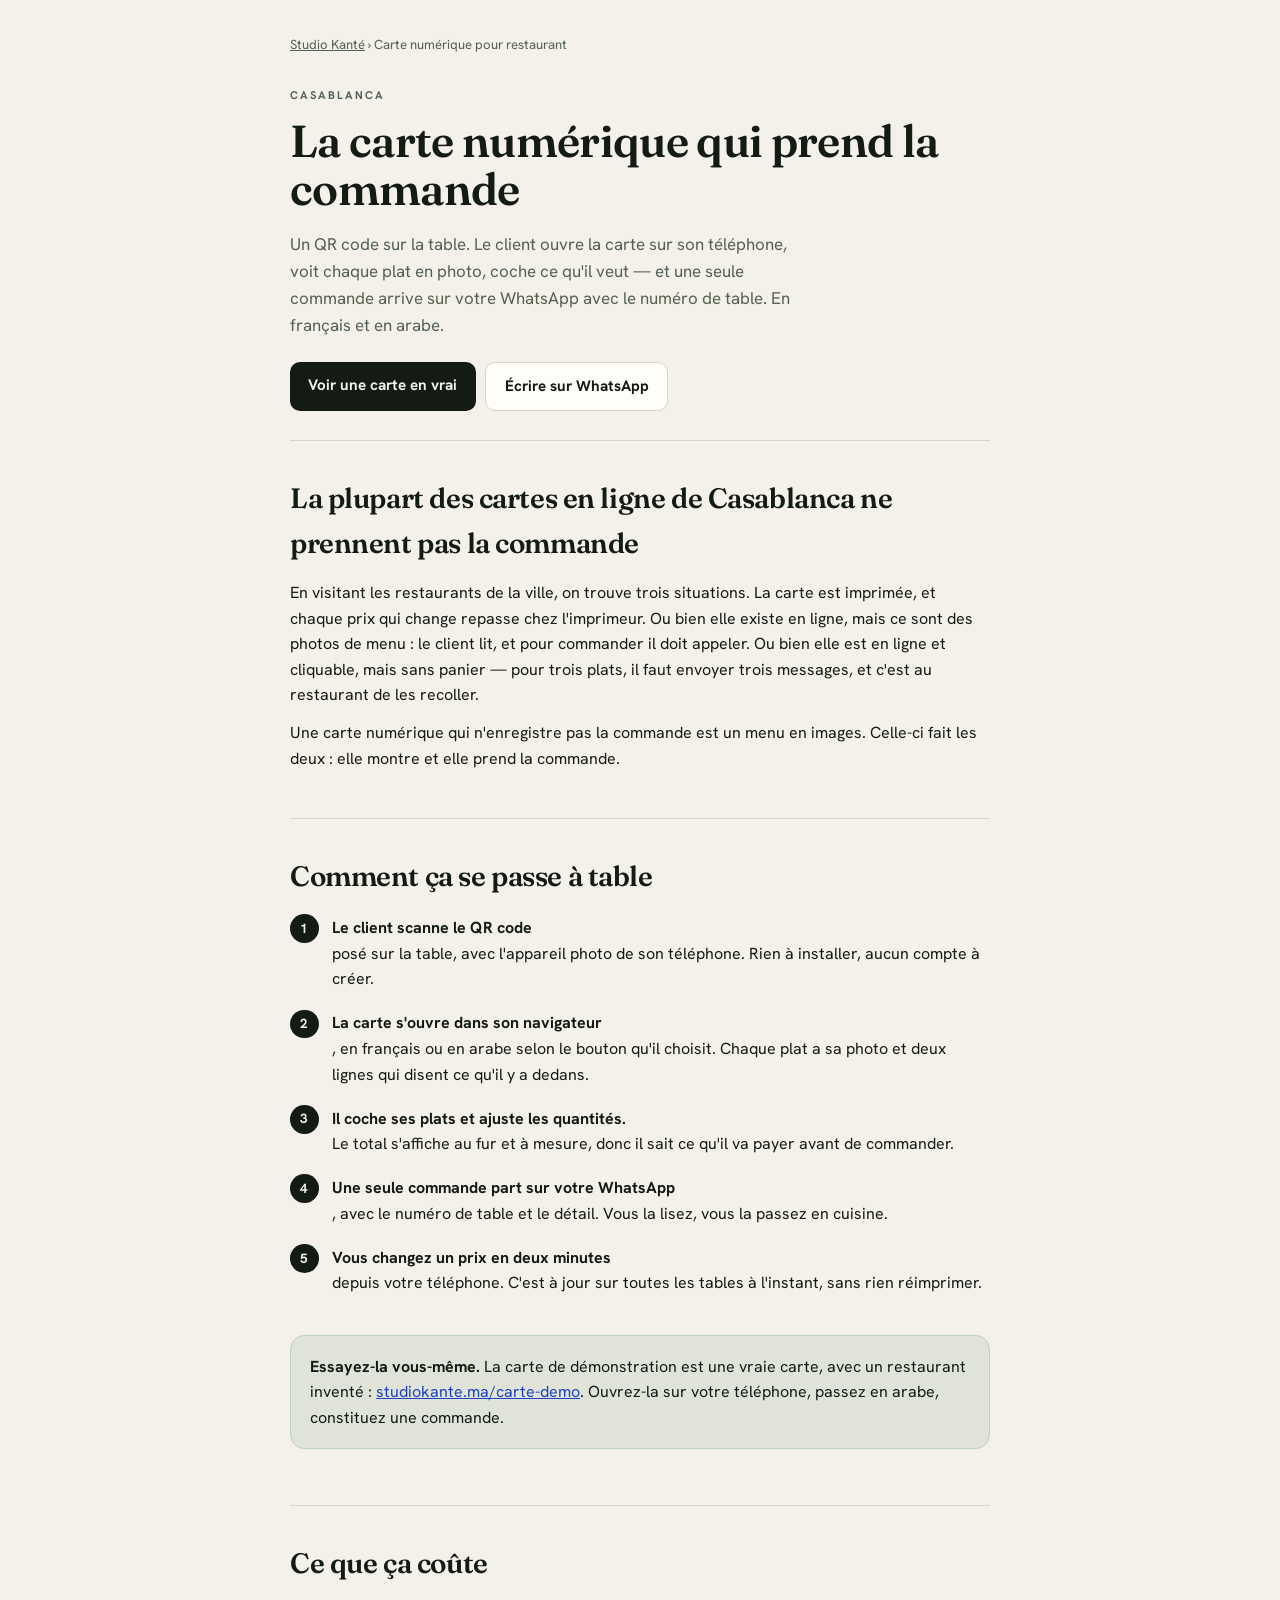
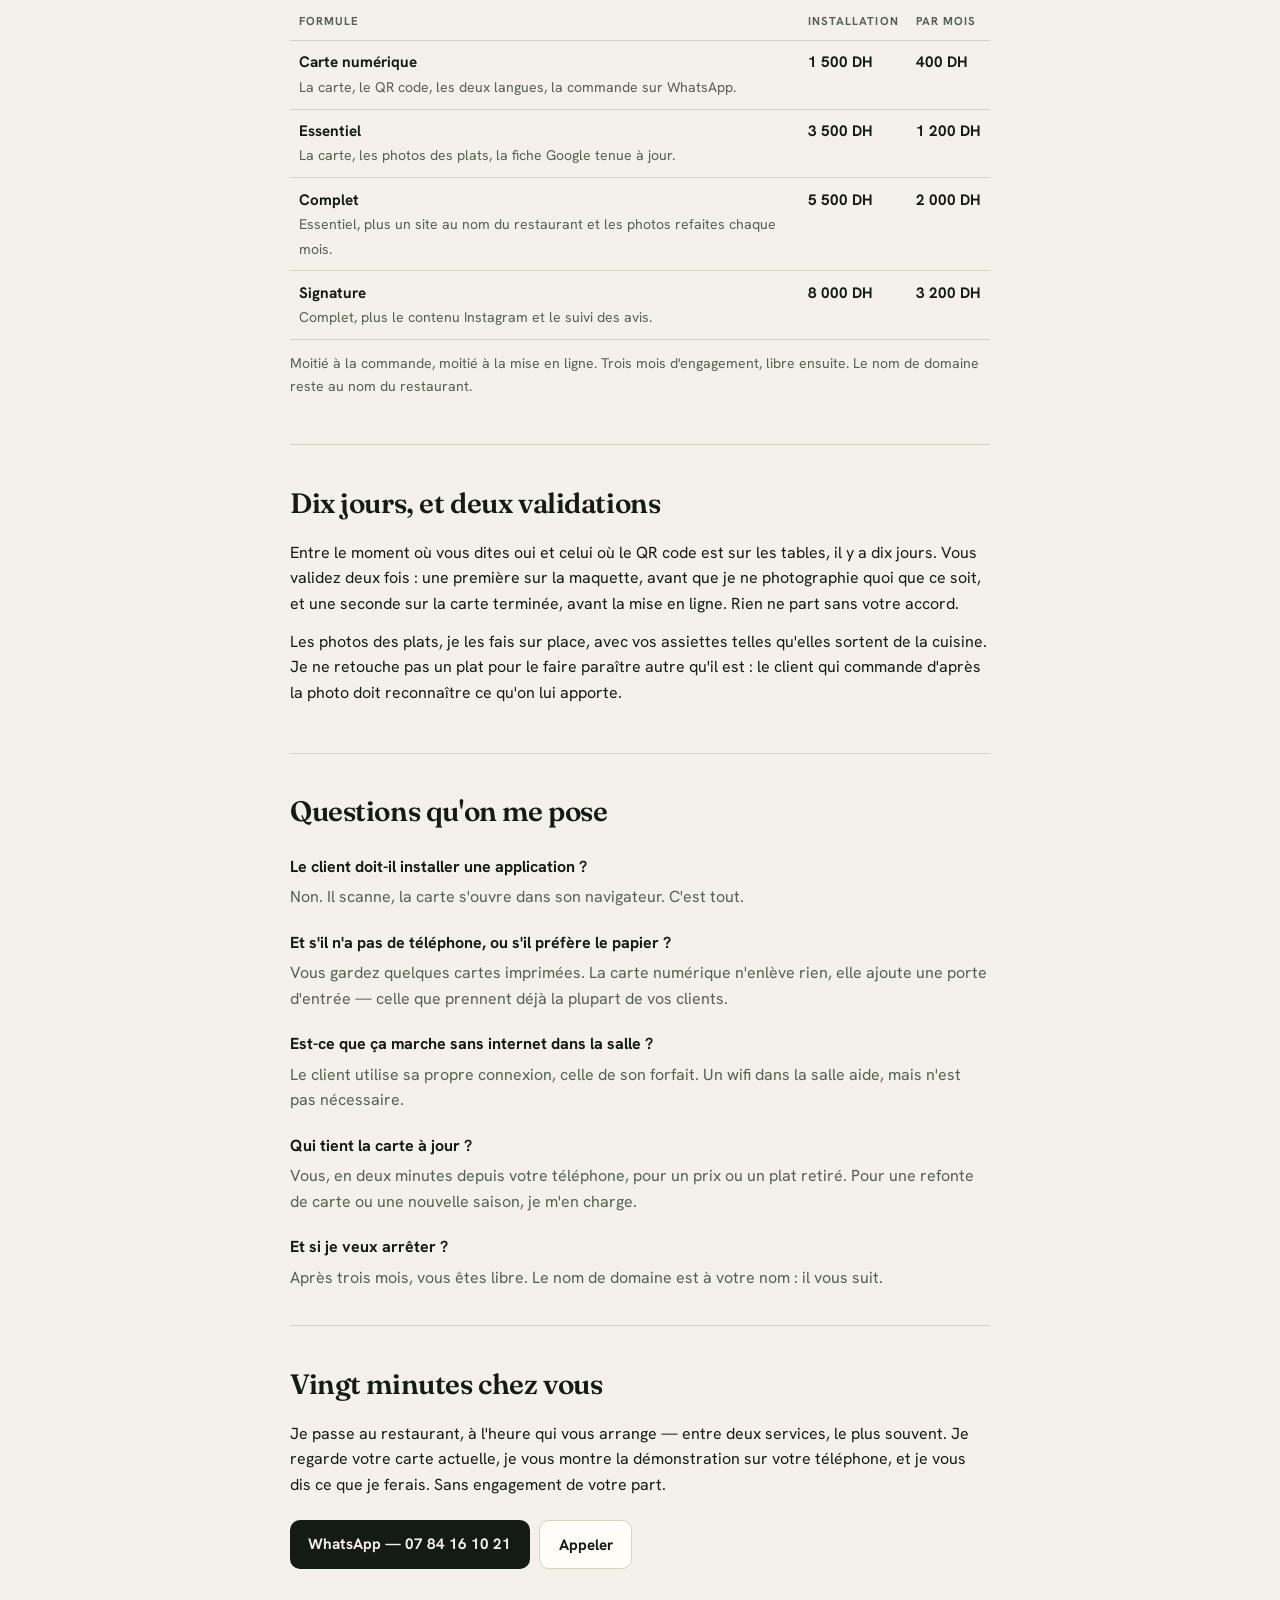
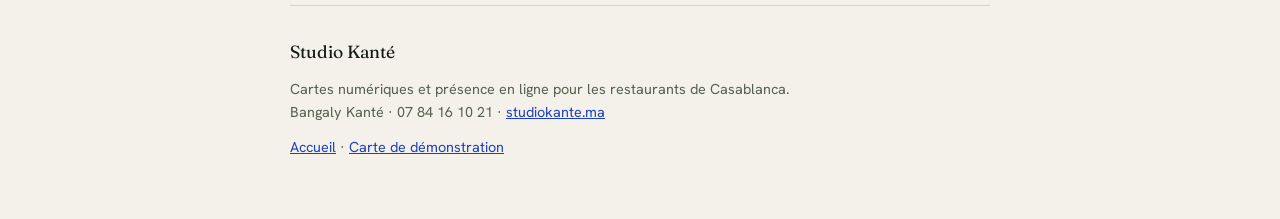
<file: carte-numerique-restaurant-casablanca/index.html>
<!doctype html>
<html lang="fr">
<head>
<meta charset="utf-8">
<meta name="viewport" content="width=device-width,initial-scale=1">
<title>Carte numérique pour restaurant à Casablanca — menu QR code | Studio Kanté</title>
<meta name="description" content="Carte numérique par QR code pour les restaurants de Casablanca : le client commande depuis sa table, la commande arrive sur votre WhatsApp. En français et en arabe. À partir de 1 500 DH, installée en dix jours.">
<link rel="canonical" href="https://studiokante.ma/carte-numerique-restaurant-casablanca/">
<meta property="og:type" content="article">
<meta property="og:locale" content="fr_MA">
<meta property="og:site_name" content="Studio Kanté">
<meta property="og:url" content="https://studiokante.ma/carte-numerique-restaurant-casablanca/">
<meta property="og:title" content="Carte numérique pour restaurant à Casablanca — menu QR code">
<meta property="og:description" content="Le client ouvre la carte par QR code, coche ses plats, et une seule commande arrive sur votre WhatsApp avec le numéro de table. En français et en arabe.">
<meta property="og:image" content="https://studiokante.ma/assets/partage.jpg">
<meta property="og:image:width" content="1200">
<meta property="og:image:height" content="630">
<meta name="twitter:card" content="summary_large_image">
<meta name="twitter:image" content="https://studiokante.ma/assets/partage.jpg">
<link rel="preconnect" href="https://fonts.googleapis.com">
<link rel="preconnect" href="https://fonts.gstatic.com" crossorigin>
<link href="https://fonts.googleapis.com/css2?family=Fraunces:opsz,wght@9..144,500;9..144,600&family=Hanken+Grotesk:wght@400;600;700&display=swap" rel="stylesheet">
<style>
:root{
  --bone:#f3f1e9; --bone-deep:#eae7db; --card:#fffdf8;
  --ink:#141a14; --ink-soft:#55614f; --line:#d7d4c5;
  --ok:#3f6b45; --ok-bg:#3f6b451a;
  --warn:#9a6a1e; --warn-bg:#9a6a1e1a;
  --info:#1d3fc4;
  --disp:"Fraunces",Georgia,serif;
  --sans:"Hanken Grotesk","Helvetica Neue",Arial,sans-serif;
  --gut:clamp(16px,4.5vw,40px);
}
*{box-sizing:border-box}
body{margin:0;background:var(--bone);color:var(--ink);font-family:var(--sans);
  font-size:16px;line-height:1.6;-webkit-font-smoothing:antialiased;overflow-x:hidden}
.wrap{max-width:780px;margin:0 auto;padding-inline:var(--gut)}
h1,h2,h3{font-family:var(--disp);font-weight:600;letter-spacing:-.015em;margin:0}
a{color:var(--info)}
.fil{font-size:.82rem;color:var(--ink-soft);padding-top:1.4rem}
.fil a{color:var(--ink-soft)}
header{padding:1.2rem 0 1.8rem;border-bottom:1px solid var(--line)}
.kick{font-size:.7rem;letter-spacing:.18em;text-transform:uppercase;color:var(--ink-soft);font-weight:700;margin:0 0 .8rem}
h1{font-size:clamp(1.85rem,6vw,2.8rem);line-height:1.07}
.chapo{margin:1.1rem 0 0;font-size:1.06rem;color:var(--ink-soft);max-width:58ch}
section{padding:2.2rem 0;border-bottom:1px solid var(--line)}
h2{font-size:clamp(1.3rem,4.4vw,1.75rem);margin-bottom:.9rem}
h3{font-size:1.04rem;font-family:var(--sans);font-weight:700;margin:1.4rem 0 .3rem}
p{margin:.75rem 0}
ol.pas{list-style:none;padding:0;margin:1rem 0 0;counter-reset:p}
ol.pas li{counter-increment:p;position:relative;padding:0 0 1.15rem 2.6rem;margin:0}
ol.pas li::before{content:counter(p);position:absolute;left:0;top:-.05rem;
  width:1.8rem;height:1.8rem;border-radius:50%;background:var(--ink);color:var(--bone);
  font-size:.84rem;font-weight:700;display:flex;align-items:center;justify-content:center;font-family:var(--sans)}
ol.pas b{display:block}
table{width:100%;border-collapse:collapse;margin:1rem 0 .4rem;font-size:.95rem}
th,td{text-align:left;padding:.6rem .55rem;border-bottom:1px solid var(--line);vertical-align:top}
th{font-size:.72rem;letter-spacing:.09em;text-transform:uppercase;color:var(--ink-soft)}
td.n{white-space:nowrap;font-weight:700}
.note{font-size:.88rem;color:var(--ink-soft)}
.enc{background:var(--card);border:1px solid var(--line);border-radius:14px;padding:1.1rem 1.2rem;margin:1.3rem 0}
.enc.v{background:var(--ok-bg);border-color:#b8d3bf}
dl{margin:1rem 0 0}
dt{font-weight:700;margin:1.25rem 0 .3rem}
dd{margin:0;color:var(--ink-soft)}
.cta{display:flex;flex-wrap:wrap;gap:.6rem;margin:1.4rem 0 0}
.cta a{display:inline-block;padding:.72rem 1.15rem;border-radius:10px;text-decoration:none;font-weight:700;font-size:.95rem}
.cta a.p{background:var(--ink);color:var(--bone)}
.cta a.s{background:var(--card);color:var(--ink);border:1px solid var(--line)}
footer{padding:2rem 0 3rem;font-size:.9rem;color:var(--ink-soft)}
.mk{font-family:var(--disp);font-size:1.1rem;color:var(--ink);margin-bottom:.3rem}
@media(prefers-color-scheme:dark){
 :root:not([data-theme=light]){--bone:#14170f;--bone-deep:#1b1f16;--card:#1c2018;
  --ink:#f1efe4;--ink-soft:#a7b09c;--line:#2f352a;--info:#8fb0ff;--ok-bg:#3f6b4526}
}
</style>
<script type="application/ld+json">
{"@context":"https://schema.org","@type":"Service",
"name":"Carte numérique pour restaurant",
"serviceType":"Carte numérique par QR code pour restaurant",
"description":"Carte de restaurant consultable par QR code depuis la table, en français et en arabe, avec prise de commande envoyée sur le WhatsApp du restaurant.",
"provider":{"@type":"ProfessionalService","name":"Studio Kanté","url":"https://studiokante.ma/","telephone":"+212784161021","areaServed":{"@type":"City","name":"Casablanca"}},
"areaServed":{"@type":"City","name":"Casablanca"},
"url":"https://studiokante.ma/carte-numerique-restaurant-casablanca/",
"offers":{"@type":"Offer","priceCurrency":"MAD","price":"1500",
"priceSpecification":{"@type":"PriceSpecification","priceCurrency":"MAD","minPrice":"1500","maxPrice":"8000"}}}
</script>
<script type="application/ld+json">
{"@context":"https://schema.org","@type":"FAQPage","mainEntity":[
{"@type":"Question","name":"Combien coûte une carte numérique pour un restaurant à Casablanca ?",
"acceptedAnswer":{"@type":"Answer","text":"La carte numérique seule coûte 1 500 DH à l'installation, puis 400 DH par mois. Les formules plus complètes, qui ajoutent les photos des plats, la fiche Google et un site, vont de 3 500 DH à 8 000 DH à l'installation, avec un abonnement mensuel de 1 200 à 3 200 DH. La moitié se règle à la commande, l'autre moitié à la mise en ligne."}},
{"@type":"Question","name":"En combien de temps la carte est-elle en ligne ?",
"acceptedAnswer":{"@type":"Answer","text":"Dix jours. Le restaurant valide deux fois avant la mise en ligne : une première fois sur la maquette, une seconde sur la carte terminée."}},
{"@type":"Question","name":"Le client doit-il installer une application ?",
"acceptedAnswer":{"@type":"Answer","text":"Non. Il scanne le QR code avec l'appareil photo de son téléphone et la carte s'ouvre dans son navigateur. Rien à installer, rien à créer comme compte."}},
{"@type":"Question","name":"La carte est-elle en arabe ?",
"acceptedAnswer":{"@type":"Answer","text":"Oui. Chaque plat est écrit en français et en arabe, et le client choisit sa langue d'un bouton. La mise en page se retourne de droite à gauche en arabe."}},
{"@type":"Question","name":"Comment arrive la commande ?",
"acceptedAnswer":{"@type":"Answer","text":"Le client coche ses plats, ajuste les quantités, et une seule commande part sur le WhatsApp du restaurant avec le numéro de table. Il n'y a pas un message par plat."}},
{"@type":"Question","name":"Qui est propriétaire du nom de domaine ?",
"acceptedAnswer":{"@type":"Answer","text":"Le restaurant. Le nom de domaine est enregistré à son nom, et l'engagement est de trois mois, libre ensuite."}},
{"@type":"Question","name":"Peut-on changer un prix soi-même ?",
"acceptedAnswer":{"@type":"Answer","text":"Oui. Un prix se change en deux minutes depuis le téléphone du restaurant, et la correction s'applique aussitôt à toutes les tables. Il n'y a rien à réimprimer."}}]}
</script>
</head>
<body>
<div class="wrap">

<p class="fil"><a href="/">Studio Kanté</a> › Carte numérique pour restaurant</p>

<header>
  <p class="kick">Casablanca</p>
  <h1>La carte numérique qui prend la commande</h1>
  <p class="chapo">Un QR code sur la table. Le client ouvre la carte sur son téléphone, voit chaque plat en photo, coche ce qu'il veut — et une seule commande arrive sur votre WhatsApp avec le numéro de table. En français et en arabe.</p>
  <div class="cta">
    <a class="p" href="/carte-demo/">Voir une carte en vrai</a>
    <a class="s" href="https://wa.me/212784161021">Écrire sur WhatsApp</a>
  </div>
</header>

<section>
  <h2>La plupart des cartes en ligne de Casablanca ne prennent pas la commande</h2>
  <p>En visitant les restaurants de la ville, on trouve trois situations. La carte est imprimée, et chaque prix qui change repasse chez l'imprimeur. Ou bien elle existe en ligne, mais ce sont des photos de menu : le client lit, et pour commander il doit appeler. Ou bien elle est en ligne et cliquable, mais sans panier — pour trois plats, il faut envoyer trois messages, et c'est au restaurant de les recoller.</p>
  <p>Une carte numérique qui n'enregistre pas la commande est un menu en images. Celle-ci fait les deux : elle montre et elle prend la commande.</p>
</section>

<section>
  <h2>Comment ça se passe à table</h2>
  <ol class="pas">
    <li><b>Le client scanne le QR code</b> posé sur la table, avec l'appareil photo de son téléphone. Rien à installer, aucun compte à créer.</li>
    <li><b>La carte s'ouvre dans son navigateur</b>, en français ou en arabe selon le bouton qu'il choisit. Chaque plat a sa photo et deux lignes qui disent ce qu'il y a dedans.</li>
    <li><b>Il coche ses plats et ajuste les quantités.</b> Le total s'affiche au fur et à mesure, donc il sait ce qu'il va payer avant de commander.</li>
    <li><b>Une seule commande part sur votre WhatsApp</b>, avec le numéro de table et le détail. Vous la lisez, vous la passez en cuisine.</li>
    <li><b>Vous changez un prix en deux minutes</b> depuis votre téléphone. C'est à jour sur toutes les tables à l'instant, sans rien réimprimer.</li>
  </ol>
  <div class="enc v">
    <p style="margin:0"><b>Essayez-la vous-même.</b> La carte de démonstration est une vraie carte, avec un restaurant inventé : <a href="/carte-demo/">studiokante.ma/carte-demo</a>. Ouvrez-la sur votre téléphone, passez en arabe, constituez une commande.</p>
  </div>
</section>

<section>
  <h2>Ce que ça coûte</h2>
  <table>
    <thead><tr><th>Formule</th><th>Installation</th><th>Par mois</th></tr></thead>
    <tbody>
      <tr><td><b>Carte numérique</b><br><span class="note">La carte, le QR code, les deux langues, la commande sur WhatsApp.</span></td><td class="n">1 500 DH</td><td class="n">400 DH</td></tr>
      <tr><td><b>Essentiel</b><br><span class="note">La carte, les photos des plats, la fiche Google tenue à jour.</span></td><td class="n">3 500 DH</td><td class="n">1 200 DH</td></tr>
      <tr><td><b>Complet</b><br><span class="note">Essentiel, plus un site au nom du restaurant et les photos refaites chaque mois.</span></td><td class="n">5 500 DH</td><td class="n">2 000 DH</td></tr>
      <tr><td><b>Signature</b><br><span class="note">Complet, plus le contenu Instagram et le suivi des avis.</span></td><td class="n">8 000 DH</td><td class="n">3 200 DH</td></tr>
    </tbody>
  </table>
  <p class="note">Moitié à la commande, moitié à la mise en ligne. Trois mois d'engagement, libre ensuite. Le nom de domaine reste au nom du restaurant.</p>
</section>

<section>
  <h2>Dix jours, et deux validations</h2>
  <p>Entre le moment où vous dites oui et celui où le QR code est sur les tables, il y a dix jours. Vous validez deux fois : une première sur la maquette, avant que je ne photographie quoi que ce soit, et une seconde sur la carte terminée, avant la mise en ligne. Rien ne part sans votre accord.</p>
  <p>Les photos des plats, je les fais sur place, avec vos assiettes telles qu'elles sortent de la cuisine. Je ne retouche pas un plat pour le faire paraître autre qu'il est : le client qui commande d'après la photo doit reconnaître ce qu'on lui apporte.</p>
</section>

<section>
  <h2>Questions qu'on me pose</h2>
  <dl>
    <dt>Le client doit-il installer une application ?</dt>
    <dd>Non. Il scanne, la carte s'ouvre dans son navigateur. C'est tout.</dd>

    <dt>Et s'il n'a pas de téléphone, ou s'il préfère le papier ?</dt>
    <dd>Vous gardez quelques cartes imprimées. La carte numérique n'enlève rien, elle ajoute une porte d'entrée — celle que prennent déjà la plupart de vos clients.</dd>

    <dt>Est-ce que ça marche sans internet dans la salle ?</dt>
    <dd>Le client utilise sa propre connexion, celle de son forfait. Un wifi dans la salle aide, mais n'est pas nécessaire.</dd>

    <dt>Qui tient la carte à jour ?</dt>
    <dd>Vous, en deux minutes depuis votre téléphone, pour un prix ou un plat retiré. Pour une refonte de carte ou une nouvelle saison, je m'en charge.</dd>

    <dt>Et si je veux arrêter ?</dt>
    <dd>Après trois mois, vous êtes libre. Le nom de domaine est à votre nom : il vous suit.</dd>
  </dl>
</section>

<section>
  <h2>Vingt minutes chez vous</h2>
  <p>Je passe au restaurant, à l'heure qui vous arrange — entre deux services, le plus souvent. Je regarde votre carte actuelle, je vous montre la démonstration sur votre téléphone, et je vous dis ce que je ferais. Sans engagement de votre part.</p>
  <div class="cta">
    <a class="p" href="https://wa.me/212784161021">WhatsApp — 07 84 16 10 21</a>
    <a class="s" href="tel:+212784161021">Appeler</a>
  </div>
</section>

<footer>
  <div class="mk">Studio Kanté</div>
  <p>Cartes numériques et présence en ligne pour les restaurants de Casablanca.<br>
  Bangaly Kanté · 07 84 16 10 21 · <a href="/">studiokante.ma</a></p>
  <p><a href="/">Accueil</a> · <a href="/carte-demo/">Carte de démonstration</a></p>
</footer>

</div>
</body>
</html>
</file>
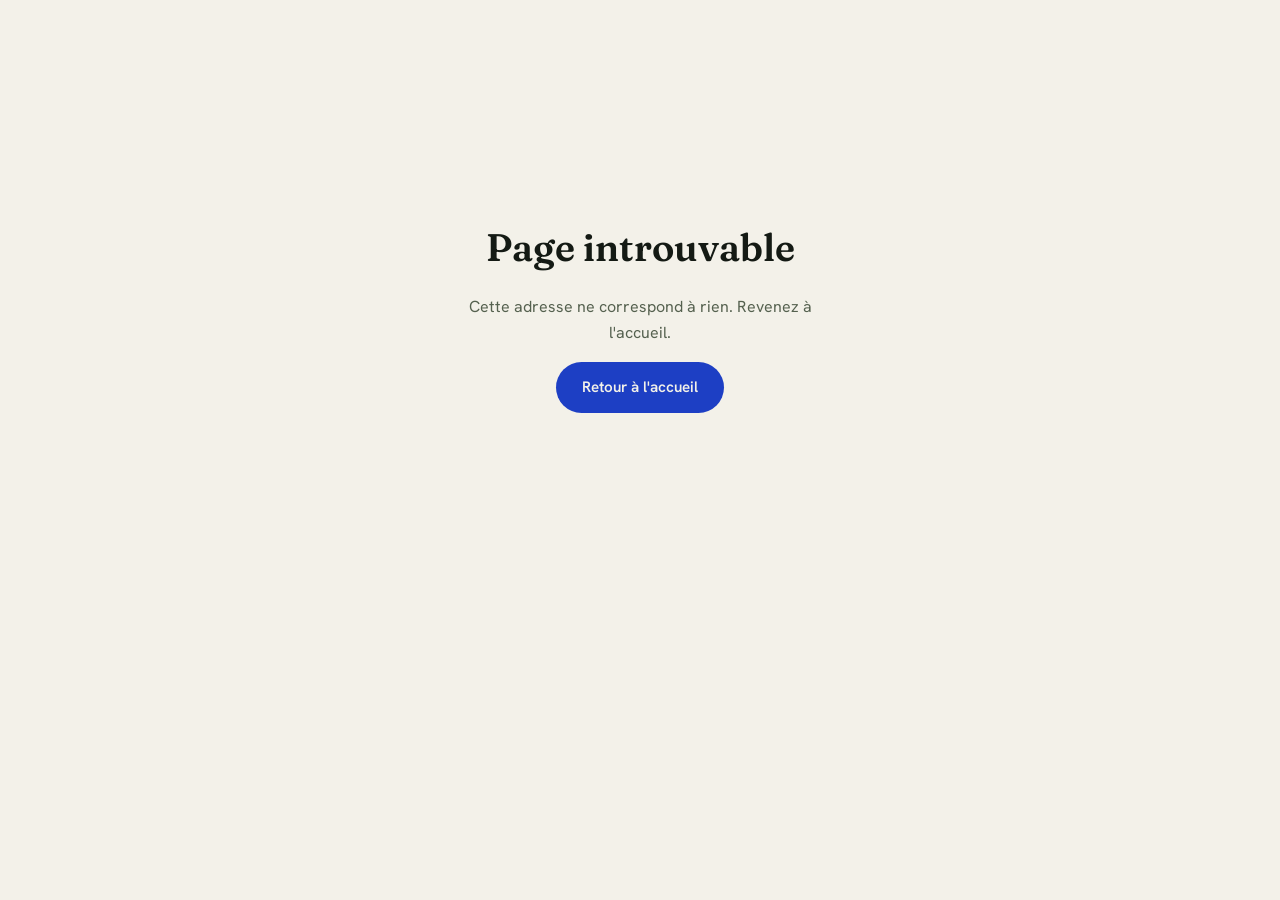
<file: kit/index.html>
<!DOCTYPE html><html lang="fr"><head><script>(function(){try{var p=location.pathname,n=p.replace(/\.html$/,"").replace(/(.)\/$/,"$1");if(n!==p)history.replaceState(null,"",n+location.search+location.hash)}catch(e){}})();</script><script>window.__hfAuthOrigin="https://auth.higgsfield.app";// Notifications only: browser permissions and iframe policies enforce access.
(function () {
  try {
    if (window.__hfAccessPatched || window.parent === window) return;
    window.__hfAccessPatched = true;
    var viewerOrigin = null;
    var pending = [];
    var reported = {};
    function flush() {
      if (!viewerOrigin || !pending.length) return;
      window.parent.postMessage({
        source: "hf-app-permissions",
        type: "permission-request",
        capabilities: pending.slice()
      }, viewerOrigin);
      pending = [];
    }
    function report(capabilities) {
      capabilities.forEach(function (capability) {
        if (!reported[capability]) {
          reported[capability] = true;
          pending.push(capability);
        }
      });
      flush();
    }
    window.addEventListener("message", function (event) {
      if (event.source !== window.parent || !/^https?:\/\//.test(event.origin)) return;
      if (!event.data || event.data.source !== "hf-app-permissions" || event.data.type !== "init") return;
      viewerOrigin = event.origin;
      try { flush(); } catch (error) { /* Delivery is best-effort. */ }
    });
    function wrap(owner, method, capabilities) {
      // One unavailable or read-only API must not prevent other wrappers installing.
      try {
        if (!owner || typeof owner[method] !== "function") return;
        var original = owner[method];
        owner[method] = function () {
          try {
            report(typeof capabilities === "function" ? capabilities(arguments) : capabilities);
          } catch (error) { /* Preserve native results even if reporting fails. */ }
          return original.apply(this, arguments);
        };
      } catch (error) { /* Some browsers expose non-writable methods. */ }
    }
    function mediaCapabilities(args) {
      var constraints = args[0];
      var capabilities = [];
      if (constraints && constraints.video) capabilities.push("camera");
      if (constraints && constraints.audio) capabilities.push("microphone");
      return capabilities;
    }
    wrap(navigator.mediaDevices, "getUserMedia", mediaCapabilities);
    ["getUserMedia", "webkitGetUserMedia", "mozGetUserMedia"].forEach(function (method) {
      wrap(navigator, method, mediaCapabilities);
    });
    wrap(navigator.mediaDevices, "getDisplayMedia", ["screen"]);
    wrap(navigator.mediaDevices, "enumerateDevices", ["media-devices"]);
    wrap(navigator.mediaDevices, "selectAudioOutput", ["speakers"]);
    ["getCurrentPosition", "watchPosition"].forEach(function (method) {
      wrap(navigator.geolocation, method, ["location"]);
    });
    ["read", "readText"].forEach(function (method) {
      wrap(navigator.clipboard, method, ["clipboard-read"]);
    });
    ["write", "writeText"].forEach(function (method) {
      wrap(navigator.clipboard, method, ["clipboard-write"]);
    });
    wrap(window.Notification, "requestPermission", ["notifications"]);
    wrap(window.PushManager && window.PushManager.prototype, "subscribe", ["notifications"]);
    wrap(navigator.bluetooth, "requestDevice", ["bluetooth"]);
    wrap(navigator.usb, "requestDevice", ["usb"]);
    wrap(navigator.serial, "requestPort", ["serial"]);
    wrap(navigator.hid, "requestDevice", ["hid"]);
    wrap(navigator, "requestMIDIAccess", ["midi"]);
    ["showOpenFilePicker", "showSaveFilePicker", "showDirectoryPicker"].forEach(function (method) {
      wrap(window, method, ["files"]);
    });
    wrap(window.FileSystemHandle && window.FileSystemHandle.prototype, "requestPermission", ["files"]);
    wrap(window.Element && window.Element.prototype, "requestFullscreen", ["fullscreen"]);
    wrap(window.Element && window.Element.prototype, "requestPointerLock", ["pointer-lock"]);
    wrap(navigator.wakeLock, "request", ["wake-lock"]);
    wrap(navigator.storage, "persist", ["persistent-storage"]);
    wrap(navigator.xr, "requestSession", ["xr"]);
    wrap(window.DeviceMotionEvent, "requestPermission", ["motion"]);
    wrap(window.DeviceOrientationEvent, "requestPermission", ["motion"]);
    wrap(window.Sensor && window.Sensor.prototype, "start", ["sensors"]);
    wrap(window.Document && window.Document.prototype, "requestStorageAccess", ["storage-access"]);
    wrap(window.Document && window.Document.prototype, "requestStorageAccessFor", ["storage-access"]);
  } catch (error) {
    // Instrumentation must not prevent the rest of the SDK loading.
  }
})();

/**
 * Approval client SDK — the browser half of the approval flow (paired with
 * approve.html), injected into every app page. A real file, imported as text and
 * bundled at deploy (see injected-sdk.ts + the router wrangler). Runs in the
 * untrusted app page: plain ES5, idempotent (window.__hfPatched), fully
 * try/catch-wrapped, installed inline+synchronous at <head> so it's present
 * before any app code runs.
 *
 * There is exactly ONE approval trigger: window.hf.requestGeneration(model,
 * params, opts). The app calls it on the user's Generate action; the modal is
 * visible exactly while the returned promise is pending. Approve resolves the
 * minted single-use intent id, which the app threads to its server function and
 * the fnf SDK adapter sends as the submit body's confirmation_token; cancel
 * rejects with a DOMException named AbortError (a user choice, not a failure).
 * Enforcement is entirely server-side: the outbound spend gate 403s any
 * POST /jobs/submit that doesn't carry a matching minted approval (see
 * outbound-worker/src/spend-gate.ts), so an app that skips the call gets a
 * self-describing failed submit, never a silent spend. This SDK never inspects
 * request bodies and never opens a modal on its own.
 */
(function () {
  try {
    if (window.__hfPatched) return;
    window.__hfPatched = true;
    var of = window.fetch;
    if (typeof of !== "function") return;
    // Approval surface origin (auth.<zone>, serving the consent page at
    // /approve). Preferred source: the origin the router stamps ahead of this
    // script (injected-sdk.ts) — apps can be served on CUSTOM DOMAINS, where
    // deriving from the page host would fabricate a non-existent
    // auth.<customdomain>. Host derivation stays as the fallback for stale
    // cached HTML that predates the stamp.
    var APPROVE =
      typeof window.__hfAuthOrigin === "string" && window.__hfAuthOrigin.indexOf("https://") === 0
        ? window.__hfAuthOrigin
        : "https://auth." + location.host.split(".").slice(1).join(".");
    window.__hfFetches = window.__hfFetches || [];

    // Single-flight: at most ONE approval modal at a time. A fast double-click (or
    // an app firing two requests) would otherwise open a second scrim+iframe stacked
    // on the first — so a second approve() while one is open returns the in-flight
    // promise instead of opening another modal.
    var openModal = null;

    // The modal is a cross-origin iframe of auth.<zone>/approve: the app cannot
    // read or script it, and WHO may frame the page is pinned server-side by its
    // frame-ancestors. The page itself obtains the authoritative price from fnf
    // before enabling Generate; app-supplied display prices are intentionally
    // ignored. The app DOM can still restyle, shrink or overlay this iframe, and
    // job binding does NOT cover that (a hidden but genuine click on the app's
    // own job is still a click): the page defends itself — Generate arms only
    // after a delay and only while the browser vouches that the card is visible
    // and unoccluded (IntersectionObserver v2); otherwise the commit moves to a
    // top-level popup the app cannot overlay. See approve-ui/src/redress.ts.
    function approve(job) {
      if (openModal) return openModal;
      openModal = new Promise(function (resolve, reject) {
        var grant = null;
        var ready = false;
        var done = false;
        var openedAt = Date.now();

        // Three parent layers so the iframe body can stay fully TRANSPARENT and
        // still show no white edge:
        //  - scrim: full-screen div carrying the blur (backdrop-filter samples the
        //    real app behind it) + a dark tint.
        //  - wrap: a rounded, overflow:hidden div that CLIPS the iframe. The iframe
        //    overlaps the backdrop-filter scrim, so Chromium backs its layer
        //    opaquely; the iframe's OWN border-radius doesn't reliably clip that
        //    layer (leaving white corners), but a parent clip does. So the corners
        //    outside the radius are clipped away → the blurred scrim shows through,
        //    no white ring.
        //  - frame: the iframe, fully transparent, filling wrap. Its page paints
        //    only the card (edge-to-edge, no radius — wrap provides the rounding).
        var scrim = document.createElement("div");
        scrim.style.cssText =
          "position:fixed;inset:0;z-index:2147483646;background:rgba(0,0,0,0.28);" +
          "-webkit-backdrop-filter:blur(12px);backdrop-filter:blur(12px)";
        var wrap = document.createElement("div");
        // opacity:0 until the page reports its height so the modal fades in at its
        // final size (no empty-frame flash, no height re-center / layout shift).
        // Round with clip-path (not just border-radius + overflow): clip-path is
        // applied in the COMPOSITOR, so it clips the cross-origin iframe's own
        // layer edge cleanly. border-radius/overflow only clip the shape and leave
        // the iframe's opaque WHITE base fringing at the rounded corners (the white
        // peek). background = card color as a second line of defense. Both the wrap
        // and the iframe carry the clip; keep 24px in sync with the card radius.
        wrap.style.cssText =
          "position:fixed;left:50%;top:50%;transform:translate(-50%,-50%);" +
          "width:min(400px,calc(100vw - 32px));height:188px;border-radius:24px;overflow:hidden;" +
          "-webkit-clip-path:inset(0 round 24px);clip-path:inset(0 round 24px);" +
          "background:#23262a;opacity:0;transition:opacity 0.12s ease;z-index:2147483647";
        var frame = document.createElement("iframe");
        // referrerPolicy="origin": the page's frame-ancestors admits a registered
        // CUSTOM DOMAIN only when this origin arrives as the Referer (approve.ts).
        frame.referrerPolicy = "origin";
        frame.src = APPROVE + "/approve";
        frame.allowTransparency = "true";
        frame.style.cssText =
          "display:block;width:100%;height:100%;border:0;border-radius:24px;" +
          "-webkit-clip-path:inset(0 round 24px);clip-path:inset(0 round 24px);background:#23262a";
        wrap.appendChild(frame);
        var revealTimer = null;

        function cleanup() {
          if (done) return;
          done = true;
          clearTimeout(revealTimer);
          window.removeEventListener("message", onMessage);
          document.removeEventListener("keydown", onKey, true);
          wrap.remove();
          scrim.remove();
        }

        function beacon(outcome) {
          if (!grant) return;
          try {
            var payload = JSON.stringify({
              grant: grant,
              outcome: outcome,
              ms_open: Date.now() - openedAt,
            });
            var url = APPROVE + "/approve/outcome";
            if (navigator.sendBeacon) {
              navigator.sendBeacon(url, new Blob([payload], { type: "text/plain" }));
            } else {
              of(url, { method: "POST", body: payload, mode: "no-cors", keepalive: true }).catch(
                function () {},
              );
            }
          } catch (e) {}
        }

        // Dismiss = the same "denied" path as the modal's Cancel button, so the
        // caller turns it into an AbortError (a cancel, not a failure).
        function dismiss() {
          if (done) return;
          cleanup();
          beacon("denied");
          var error = new Error("hf: denied");
          error.hfReason = "denied";
          reject(error);
        }

        function onKey(event) {
          if (event.key === "Escape" || event.keyCode === 27) dismiss();
        }

        function sendRequest() {
          if (!ready || !grant || done) return;
          frame.contentWindow.postMessage(
            { source: "hf-approve", type: "request", grant: grant, job: job },
            APPROVE,
          );
        }

        function onMessage(event) {
          if (event.origin !== APPROVE || event.source !== frame.contentWindow) return;
          var data = event.data || {};
          if (data.source !== "hf-approve") return;
          // Size the clip wrapper to the page's reported card height, and reveal
          // ONLY once sized — modal fades in at its final height (no shift/flash).
          if (typeof data.h === "number" && data.h > 0) {
            wrap.style.height = data.h + "px";
            clearTimeout(revealTimer);
            wrap.style.opacity = "1";
          }
          if (data.type === "ready") {
            ready = true;
            sendRequest();
            return;
          }
          if (data.type === "pending") {
            // The decision moved to a top-level consent window (the iframe
            // relays its verdict and reports a closed popup as "denied"). Keep
            // the iframe alive for it: tearing it down on the 120 s deadline
            // orphans the popup — Cancel/Generate there could reach nobody.
            clearTimeout(deadline);
            deadline = setTimeout(onDeadline, 600000);
            return;
          }
          if (data.type !== "result") return;
          cleanup();
          if (data.ok && typeof data.intentId === "string") {
            resolve(data.intentId);
            return;
          }
          beacon("denied");
          var error = new Error("hf: " + (data.reason || "denied"));
          error.hfReason = data.reason || "denied";
          reject(error);
        }

        window.addEventListener("message", onMessage);
        // Close on background (scrim) click and on Escape. The scrim sits behind
        // the card (wrap), so a click on it is a click OUTSIDE the modal. Escape
        // is captured on the parent; the page also handles Escape when focus is
        // inside the iframe (see approve-ui).
        scrim.addEventListener("click", dismiss);
        document.addEventListener("keydown", onKey, true);
        document.documentElement.appendChild(scrim);
        document.documentElement.appendChild(wrap);
        // Fallback: reveal at the default height if the page never reports its
        // size, so the modal is never stuck hidden.
        revealTimer = setTimeout(function () {
          wrap.style.opacity = "1";
        }, 500);

        of("/__auth/approval-grant", { method: "POST" })
          .then(function (r) {
            return r
              .json()
              .catch(function () {
                return {};
              })
              .then(function (b) {
                return { s: r.status, b: b };
              });
          })
          .then(function (x) {
            if (!x.b || !x.b.grant) {
              cleanup();
              reject(
                new Error(
                  x.s === 401 ? "hf: not signed in" : "hf: approval unavailable (" + x.s + ")",
                ),
              );
              return;
            }
            grant = x.b.grant;
            sendRequest();
          })
          .catch(function (error) {
            cleanup();
            reject(error);
          });

        function onDeadline() {
          if (done) return;
          cleanup();
          beacon("timeout");
          reject(new Error("hf: approval timeout"));
        }
        var deadline = setTimeout(onDeadline, 120000);
      });
      // Release the single-flight lock once this approval settles, so the next
      // genuine generation can open a fresh modal.
      var release = function () {
        openModal = null;
      };
      openModal.then(release, release);
      return openModal;
    }

    // Observability-only fetch patch: request log for debugging (__hfFetches +
    // console). No interception, no body inspection, no classification — the
    // approval flow is driven solely by window.hf.requestGeneration.
    window.fetch = function (input, init) {
      try {
        var url = typeof input === "string" ? input : (input && input.url) || String(input);
        var method = (init && init.method) || (input && input.method) || "GET";
        window.__hfFetches.push({ url: url, method: method, ts: Date.now() });
        console.log("[hf-fetch]", method, url);
      } catch (e) {}
      return of.apply(this, arguments);
    };

    // Public SDK. The app contract (see the builder instructions and
    // docs/generation-approval): call this on the Generate action with the SDK
    // WIRE shape of the exact submission (wire.jobSetType + wire.params — the
    // approval is bound server-side to the hash of {job_set_type, params} of the
    // actual submit body), thread the resolved intent id to the server as the
    // confirmation token, and render a cancel quietly. opts.credits is an
    // optional display-only estimate shown in the modal. The id is a token:
    // never logged here, and apps must not log it either.
    window.hf = {
      requestGeneration: function (model, params, opts) {
        // Fail fast on a bad job identity, BEFORE any UI. The approve page
        // (protocol.ts) silently ignores a request whose job_set_type isn't a
        // non-empty string or whose params don't survive structured clone —
        // which would leave the modal stuck on "Waiting for the app…" with no
        // way to reply. A typed rejection shows the app its own bug instead.
        if (typeof model !== "string" || !model) {
          return Promise.reject(
            new TypeError("hf: requestGeneration(model, params) — model must be a non-empty string"),
          );
        }
        if (typeof structuredClone === "function") {
          try {
            structuredClone(params);
          } catch (e) {
            return Promise.reject(
              new TypeError("hf: requestGeneration params must be structured-cloneable (plain JSON)"),
            );
          }
        }
        return approve({ job_set_type: model, params: params }).then(
          function (id) {
            console.log("[hf] approved");
            return id;
          },
          // Cancel → AbortError, per the app contract ("render a quiet cancelled
          // state"). Other failures (not signed in, unavailable, timeout) bubble
          // as-is — those ARE failures.
          function (e) {
            if (e && e.hfReason === "denied") {
              console.log("[hf] cancelled");
              throw new DOMException("Generation cancelled", "AbortError");
            }
            throw e;
          },
        );
      },
    };
  } catch (e) {}
})();
</script><meta charSet="utf-8"/><meta name="viewport" content="width=device-width, initial-scale=1"/><link rel="stylesheet" href="/assets/styles-eKLtZhN-.css" data-precedence="default"/><link rel="stylesheet" href="https://fonts.googleapis.com/css2?family=Fraunces:opsz,wght@9..144,400;9..144,600;9..144,700&amp;family=Hanken+Grotesk:wght@400;500;600;700&amp;display=swap" data-precedence="default"/><title>Kit de publication — Studio Kanté</title><meta name="description" content="Présence en ligne pour les restaurants de Casablanca : site, fiche Google, photos et contenu. Installé en dix jours."/><meta property="og:title" content="Studio Kanté"/><meta property="og:description" content="Présence en ligne pour les restaurants de Casablanca : site, fiche Google, photos et contenu. Installé en dix jours."/><meta property="og:type" content="website"/><meta property="og:locale" content="fr_MA"/><meta name="twitter:card" content="summary_large_image"/><meta property="og:image" content="/assets/cover.webp"/><meta name="twitter:image" content="/assets/cover.webp"/><meta name="robots" content="noindex, nofollow"/><link rel="modulepreload" href="/assets/index-CeODWOzy.js"/><link rel="modulepreload" href="/assets/kit-C7Sg1yb5.js"/><link rel="preconnect" href="https://fonts.googleapis.com"/><link rel="preconnect" href="https://fonts.gstatic.com" crossorigin="anonymous"/><link rel="icon" href="/assets/favicon.png"/><script src="/assets/kit-copie.js" defer></script></head><body class="sk-body"><!--$--><main class="sk-shell"><header class="kit-head"><h1 class="kit-h1">Les neuf premiers posts</h1><p class="kit-intro">Appui long sur une image pour l&#x27;enregistrer. La légende se sélectionne juste en dessous.</p><p class="kit-rythme">Deux publications par jour maximum, une vers 11h30 et une vers 19h. Jamais les neuf d&#x27;un coup.</p></header><article class="kit-post"><div class="kit-meta"><span class="kit-num">01</span><span class="kit-slot">Jour 1 · 11h30</span><span class="kit-kind">Carte</span></div><h2 class="kit-t">Le constat</h2><img class="kit-img" src="/assets/ig/ig-1.jpg" width="1080" height="1080" alt="Salle de restaurant vide au crépuscule, avec la phrase « Votre cuisine est meilleure que ce qu&#x27;on en voit »" loading="lazy"/><p class="kit-cap">Un client vous cherche à midi. Il tape votre nom, il regarde trois secondes, il décide.

Ce qu&#x27;il voit à cet instant décide s&#x27;il pousse votre porte ou celle d&#x27;à côté. Et ce n&#x27;est presque jamais à la hauteur de ce que vous servez.

Je m&#x27;occupe de ça pour les restaurants de Casablanca. Site, fiche Google, photos, publications. Installé en dix jours.

Lien en bio, ou appelez le 07 84 16 10 21.</p><p class="kit-tags">#RestaurantCasablanca #Casablanca #FoodCasa #RestaurantMaroc #MarketingRestaurant #FicheGoogle #PhotoCulinaire #CasablancaFood</p></article><article class="kit-post"><div class="kit-meta"><span class="kit-num">02</span><span class="kit-slot">Jour 1 · 19h</span><span class="kit-kind">Photo</span></div><h2 class="kit-t">La table dressée</h2><img class="kit-img" src="/assets/ig/ig-2.jpg" width="1080" height="1080" alt="Table dressée vue du dessus : tagine, pain, verre de thé à la menthe" loading="lazy"/><p class="kit-cap">La salle avant le service.

C&#x27;est l&#x27;heure que je préfère pour photographier un restaurant. Lumière du jour, tables dressées, personne encore assis. Tout est net, rien n&#x27;est pressé.

Deux heures sur place suffisent pour un mois de contenu.</p><p class="kit-tags">#RestaurantCasablanca #Casablanca #FoodCasa #RestaurantMaroc #MarketingRestaurant #FicheGoogle #PhotoCulinaire #CasablancaFood</p></article><article class="kit-post"><div class="kit-meta"><span class="kit-num">03</span><span class="kit-slot">Jour 2 · 11h30</span><span class="kit-kind">Photo</span></div><h2 class="kit-t">Les mains du chef</h2><img class="kit-img" src="/assets/ig/ig-3.jpg" width="1080" height="1080" alt="Mains d&#x27;un cuisinier posant des herbes fraîches sur une assiette" loading="lazy"/><p class="kit-cap">Ce que vos clients ne voient jamais.

Le geste qui termine le plat. La sauce versée, les herbes posées, l&#x27;assiette essuyée. C&#x27;est là qu&#x27;est votre différence, et c&#x27;est exactement ce qui ne sort jamais de votre cuisine.

On n&#x27;a pas besoin de montrer un visage pour raconter une maison.</p><p class="kit-tags">#RestaurantCasablanca #Casablanca #FoodCasa #RestaurantMaroc #MarketingRestaurant #FicheGoogle #PhotoCulinaire #CasablancaFood</p></article><article class="kit-post"><div class="kit-meta"><span class="kit-num">04</span><span class="kit-slot">Jour 2 · 19h</span><span class="kit-kind">Photo</span></div><h2 class="kit-t">Le marché</h2><img class="kit-img" src="/assets/ig/ig-4.jpg" width="1080" height="1080" alt="Cagettes de légumes et cônes d&#x27;épices sur un étal de marché au petit matin" loading="lazy"/><p class="kit-cap">Trois questions auxquelles votre fiche Google ne répond pas :

Vous ouvrez à quelle heure aujourd&#x27;hui ?
Ça coûte combien, un déjeuner ?
À quoi ressemble la salle ?

Si les trois réponses manquent, le client va voir ailleurs. C&#x27;est trente minutes de travail à corriger, et c&#x27;est la chose la plus rentable que vous ferez ce mois-ci.</p><p class="kit-tags">#RestaurantCasablanca #Casablanca #FoodCasa #RestaurantMaroc #MarketingRestaurant #FicheGoogle #PhotoCulinaire #CasablancaFood</p></article><article class="kit-post"><div class="kit-meta"><span class="kit-num">05</span><span class="kit-slot">Jour 3 · 11h30</span><span class="kit-kind">Carte</span></div><h2 class="kit-t">Le déroulé</h2><img class="kit-img" src="/assets/ig/ig-5.jpg" width="1080" height="1080" alt="Plan de travail en acier sombre, avec la phrase « 10 jours. 2 validations. 0 souci. »" loading="lazy"/><p class="kit-cap">Comment ça se passe, concrètement :

Jour 1, on se voit chez vous, trente minutes. Jour 2, je photographie entre deux services. Jour 3, vous validez les textes. Jours 4 à 8, je construis. Jour 10, on publie ensemble.

Vous validez deux fois. Le reste, c&#x27;est mon problème.

Formules et tarifs : lien en bio.</p><p class="kit-tags">#RestaurantCasablanca #Casablanca #FoodCasa #RestaurantMaroc #MarketingRestaurant #FicheGoogle #PhotoCulinaire #CasablancaFood</p></article><article class="kit-post"><div class="kit-meta"><span class="kit-num">06</span><span class="kit-slot">Jour 3 · 19h</span><span class="kit-kind">Photo</span></div><h2 class="kit-t">Le plat signature</h2><img class="kit-img" src="/assets/ig/ig-6.jpg" width="1080" height="1080" alt="Tagine d&#x27;agneau au moment où le couvercle se lève, vapeur visible" loading="lazy"/><p class="kit-cap">Le plat signature, photographié comme il le mérite.

Vue du dessus, lumière naturelle, rien dans le cadre qui ne serve le plat. Pas de flash, pas de nappe froissée, pas de salière qui traîne.

Vous avez déjà le plat. Il manque juste la photo.</p><p class="kit-tags">#RestaurantCasablanca #Casablanca #FoodCasa #RestaurantMaroc #MarketingRestaurant #FicheGoogle #PhotoCulinaire #CasablancaFood</p></article><article class="kit-post"><div class="kit-meta"><span class="kit-num">07</span><span class="kit-slot">Jour 4 · 11h30</span><span class="kit-kind">Photo</span></div><h2 class="kit-t">L&#x27;objection</h2><img class="kit-img" src="/assets/ig/ig-7.jpg" width="1080" height="1080" alt="Main tenant un téléphone au-dessus d&#x27;une table de restaurant" loading="lazy"/><p class="kit-cap">« On a quelqu&#x27;un qui s&#x27;en occupe. »

Neuf fois sur dix, ce quelqu&#x27;un est un neveu, une serveuse, ou vous à 23h après le service. Et le dernier post date de trois semaines.

Ce n&#x27;est pas un reproche : vous avez un restaurant à faire tourner. C&#x27;est précisément pour ça que ce travail se délègue.</p><p class="kit-tags">#RestaurantCasablanca #Casablanca #FoodCasa #RestaurantMaroc #MarketingRestaurant #FicheGoogle #PhotoCulinaire #CasablancaFood</p></article><article class="kit-post"><div class="kit-meta"><span class="kit-num">08</span><span class="kit-slot">Jour 4 · 19h</span><span class="kit-kind">Photo</span></div><h2 class="kit-t">Le détail</h2><img class="kit-img" src="/assets/ig/ig-8.jpg" width="1080" height="1080" alt="Thé à la menthe versé en filet dans un verre décoré, vapeur visible" loading="lazy"/><p class="kit-cap">Le détail qui fait commander.

La vapeur, le filet qui tombe, le verre qui se remplit. Personne ne photographie ça, et c&#x27;est pourtant ce qui arrête le pouce.

Un mois de publications, c&#x27;est douze détails comme celui-là.</p><p class="kit-tags">#RestaurantCasablanca #Casablanca #FoodCasa #RestaurantMaroc #MarketingRestaurant #FicheGoogle #PhotoCulinaire #CasablancaFood</p></article><article class="kit-post"><div class="kit-meta"><span class="kit-num">09</span><span class="kit-slot">Jour 5 · 11h30</span><span class="kit-kind">Carte</span></div><h2 class="kit-t">L&#x27;invitation</h2><img class="kit-img" src="/assets/ig/ig-9.jpg" width="1080" height="1080" alt="Devanture de restaurant éclairée vue de la rue, avec la phrase « Le premier rendez-vous ne coûte rien »" loading="lazy"/><p class="kit-cap">Je passe chez vous. Je cherche votre restaurant sur mon téléphone, devant vous, et je vous montre ce qu&#x27;un client voit.

Si vous n&#x27;avez besoin de rien, je vous le dirai. Si quelque chose cloche, vous le verrez par vous-même.

Appelez le 07 84 16 10 21, ou écrivez-moi ici.</p><p class="kit-tags">#RestaurantCasablanca #Casablanca #FoodCasa #RestaurantMaroc #MarketingRestaurant #FicheGoogle #PhotoCulinaire #CasablancaFood</p></article><footer class="kit-foot">Studio Kanté · Casablanca — 07 84 16 10 21</footer></main><script>(function(a,f){let l;try{l=JSON.parse(sessionStorage.getItem(a)||"{}")}catch{return}const n=l?.[f||history.state?.__TSR_key];let c=!1;for(const t in n){const e=n[t],o=e?.scrollX,s=e?.scrollY;if(Number.isFinite(o)&&Number.isFinite(s)){if(t==="window")scrollTo(o,s),c=!0;else if(t)try{const r=document.querySelector(t);r&&(r.scrollLeft=o,r.scrollTop=s)}catch{}}}if(c)return;const i=location.hash.slice(1);if(i){const t=history.state?.__hashScrollIntoViewOptions??!0;if(t){const e=document.getElementById(i);e&&e.scrollIntoView(t)}return}scrollTo(0,0)})("tsr-scroll-restoration-v1_3");document.currentScript.remove()</script><!--/$--><script class="$tsr" id="$tsr-stream-barrier">(self.$R=self.$R||{})["tsr"]=[];self.$_TSR={h(){this.hydrated=!0,this.c()},e(){this.streamEnded=!0,this.c()},c(){this.hydrated&&this.streamEnded&&(delete self.$_TSR,delete self.$R.tsr)},p(e){this.initialized?e():this.buffer.push(e)},buffer:[]};$_TSR.router=($R=>$R[0]={manifest:$R[1]={routes:$R[2]={__root__:$R[3]={preloads:$R[4]=["/assets/index-CeODWOzy.js"],scripts:$R[5]=[$R[6]={attrs:$R[7]={type:"module",async:!0,src:"/assets/index-CeODWOzy.js"}}]},"/kit":$R[8]={preloads:$R[9]=["/assets/kit-C7Sg1yb5.js"]}}},matches:$R[10]=[$R[11]={i:"__root__ ",u:1791128134559,s:"success",ssr:!0},$R[12]={i:" kit kit",u:1791128134559,s:"success",ssr:!0}],lastMatchId:" kit kit"})($R["tsr"]);$_TSR.e();document.currentScript.remove()</script><script type="module" async="" src="/assets/index-CeODWOzy.js"></script></body></html>
</file>
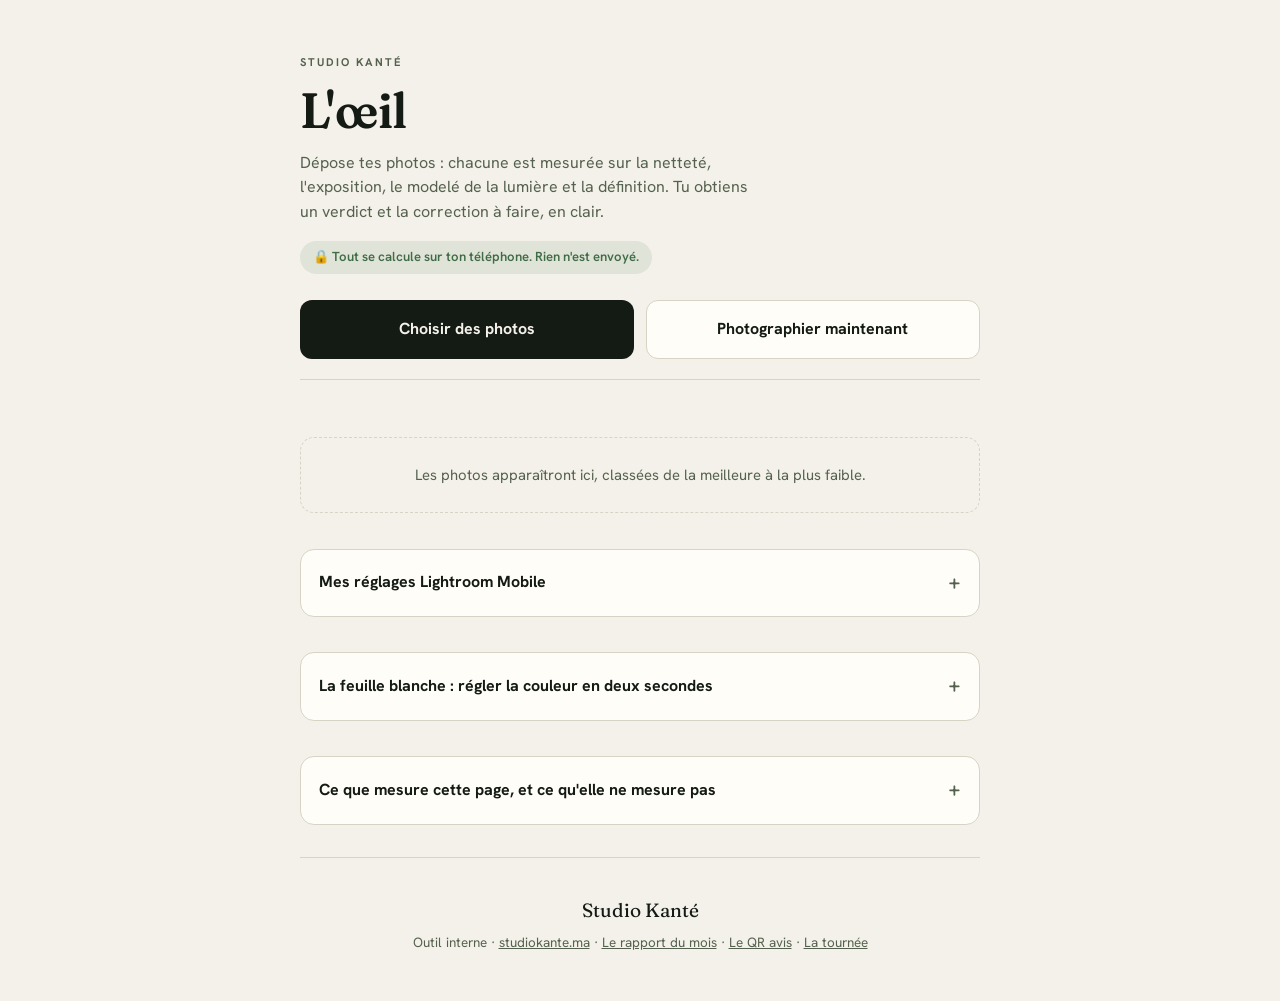
<file: oeil/index.html>
<!doctype html>
<html lang="fr">
<head>
<meta charset="utf-8">
<meta name="viewport" content="width=device-width, initial-scale=1, viewport-fit=cover">
<title>L'œil — Studio Kanté</title>
<meta name="description" content="Contrôle technique des photos : netteté, exposition, modelé de la lumière, définition. Tout se calcule sur votre téléphone.">
<meta name="robots" content="noindex, nofollow">
<meta name="theme-color" content="#141a14">
<link rel="icon" href="/assets/favicon.png">
<link rel="preconnect" href="https://fonts.googleapis.com">
<link rel="preconnect" href="https://fonts.gstatic.com" crossorigin>
<link href="https://fonts.googleapis.com/css2?family=Fraunces:opsz,wght@9..144,400;9..144,600&family=Hanken+Grotesk:wght@400;500;600;700&display=swap" rel="stylesheet">
<style>
:root{
  --bone:#f3f1e9; --bone-deep:#eae7db; --card:#fffdf8;
  --ink:#141a14; --ink-soft:#55614f; --line:#d7d4c5;
  --ok:#3f6b45; --ok-bg:#3f6b451a;
  --warn:#9a6a1e; --warn-bg:#9a6a1e1a;
  --bad:#9f3d22; --bad-bg:#9f3d221a;
  --info:#1d3fc4; --info-bg:#1d3fc412;
  --disp:"Fraunces",Georgia,serif;
  --sans:"Hanken Grotesk","Helvetica Neue",Arial,sans-serif;
  --gut:clamp(16px,4.5vw,40px);
}
*{box-sizing:border-box}
body{
  margin:0;background:var(--bone);color:var(--ink);
  font-family:var(--sans);font-size:16px;line-height:1.55;
  font-variation-settings:"SOFT" 40,"WONK" 0;
  -webkit-font-smoothing:antialiased;overflow-x:hidden;
}
.wrap{max-width:760px;margin:0 auto;padding-inline:var(--gut)}
h1,h2,h3{font-family:var(--disp);font-weight:600;letter-spacing:-.015em;margin:0}
button{font:inherit;color:inherit;cursor:pointer;border:0;background:none}

header{padding:clamp(26px,7vw,54px) 0 20px;border-bottom:1px solid var(--line)}
.kick{font-size:.7rem;letter-spacing:.18em;text-transform:uppercase;color:var(--ink-soft);font-weight:700;margin:0 0 .8rem}
h1{font-size:clamp(2rem,7vw,3.1rem);line-height:1.05}
header p{margin:.9rem 0 0;color:var(--ink-soft);max-width:52ch}
.prive{margin-top:1rem;display:inline-flex;align-items:center;gap:.5rem;font-size:.82rem;
  background:var(--ok-bg);color:var(--ok);font-weight:600;padding:.4rem .8rem;border-radius:999px}

.actions{display:grid;gap:.7rem;margin:1.6rem 0 0}
@media(min-width:30rem){.actions{grid-template-columns:1fr 1fr}}
.btn{display:flex;align-items:center;justify-content:center;gap:.6rem;
  padding:1rem;border-radius:12px;font-weight:700;font-size:1rem;text-align:center}
.btn-main{background:var(--ink);color:var(--bone)}
.btn-ghost{background:var(--card);border:1.5px solid var(--line);color:var(--ink)}
.btn:active{transform:scale(.985)}
input[type=file]{display:none}

.resume{display:none;margin:1.6rem 0 0;background:var(--card);border:1px solid var(--line);border-radius:12px;padding:1rem 1.1rem}
.resume.on{display:block}
.resume .l{display:flex;gap:1.4rem;flex-wrap:wrap}
.resume .n{font-family:var(--disp);font-size:1.7rem;line-height:1}
.resume .t{font-size:.78rem;letter-spacing:.1em;text-transform:uppercase;color:var(--ink-soft);font-weight:600}
.resume .g .n{color:var(--ok)} .resume .r .n{color:var(--warn)} .resume .j .n{color:var(--bad)}
.resume .note{margin:.9rem 0 0;font-size:.86rem;color:var(--ink-soft);border-top:1px solid var(--line);padding-top:.8rem}

.prog{display:none;margin-top:1.2rem;font-size:.9rem;color:var(--ink-soft)}
.prog.on{display:block}

#liste{margin:1.8rem 0 0;display:grid;gap:1rem}
.ph{background:var(--card);border:1px solid var(--line);border-radius:14px;overflow:hidden}
.ph-h{display:flex;gap:.9rem;padding:.9rem;align-items:flex-start}
.ph-h img{flex:none;width:86px;height:86px;object-fit:cover;border-radius:9px;background:var(--bone-deep)}
.ph-t{flex:1;min-width:0}
.verdict{display:inline-flex;align-items:center;gap:.4rem;font-size:.74rem;font-weight:700;
  letter-spacing:.09em;text-transform:uppercase;padding:.3rem .65rem;border-radius:999px}
.v-ok{background:var(--ok-bg);color:var(--ok)}
.v-warn{background:var(--warn-bg);color:var(--warn)}
.v-bad{background:var(--bad-bg);color:var(--bad)}
.ph-nom{margin:.5rem 0 0;font-size:.84rem;color:var(--ink-soft);word-break:break-all;line-height:1.3}
.chips{display:flex;flex-wrap:wrap;gap:.35rem;margin-top:.55rem}
.chip{font-size:.73rem;font-weight:600;padding:.25rem .55rem;border-radius:999px;background:var(--bone-deep);color:var(--ink-soft)}
.chip.c-ok{background:var(--ok-bg);color:var(--ok)}
.chip.c-warn{background:var(--warn-bg);color:var(--warn)}
.chip.c-bad{background:var(--bad-bg);color:var(--bad)}
.conseils{border-top:1px solid var(--line);padding:.85rem .9rem;display:grid;gap:.55rem}
.cs{display:flex;gap:.6rem;font-size:.92rem;line-height:1.45}
.cs b{flex:none;width:1.1rem;text-align:center;font-weight:700}
.cs.ok b{color:var(--ok)} .cs.warn b{color:var(--warn)} .cs.bad b{color:var(--bad)} .cs.info b{color:var(--info)}
.cs span{color:var(--ink-soft)}
.cs span strong{color:var(--ink);font-weight:600}
.cs.info{background:var(--info-bg);margin:-.1rem -.25rem;padding:.5rem .25rem;border-radius:8px}

details{margin:2.2rem 0 0;background:var(--card);border:1px solid var(--line);border-radius:14px;overflow:hidden}
summary{padding:1rem 1.1rem;font-weight:700;cursor:pointer;list-style:none;display:flex;justify-content:space-between;align-items:center;gap:1rem}
summary::-webkit-details-marker{display:none}
summary::after{content:"+";font-family:var(--disp);font-size:1.4rem;color:var(--ink-soft)}
details[open] summary::after{content:"–"}
.dd{padding:0 1.1rem 1.2rem;border-top:1px solid var(--line)}
.dd h3{font-size:1rem;margin:1.1rem 0 .5rem;font-family:var(--sans);font-weight:700}
.dd p{margin:.5rem 0 0;font-size:.92rem;color:var(--ink-soft)}
table{width:100%;border-collapse:collapse;margin-top:.6rem;font-size:.9rem}
td{padding:.42rem 0;border-bottom:1px solid var(--line)}
td:last-child{text-align:right;font-weight:700;font-variant-numeric:tabular-nums;white-space:nowrap}
tr:last-child td{border-bottom:0}

footer{padding:2.4rem 0 3rem;margin-top:2rem;border-top:1px solid var(--line);text-align:center}
footer .mk{font-family:var(--disp);font-size:1.2rem}
footer p{margin:.4rem 0 0;font-size:.84rem;color:var(--ink-soft)}
footer a{color:inherit}
.vide{margin:1.8rem 0 0;padding:1.6rem;border:1px dashed var(--line);border-radius:14px;text-align:center;color:var(--ink-soft);font-size:.93rem}
.tele{margin:1.1rem 0 .5rem}
.tele a{display:inline-block;background:var(--ink);color:var(--bone);text-decoration:none;font-weight:600;padding:.7rem 1.1rem;border-radius:10px}
.tele-note{font-size:.88rem;color:var(--ink-soft);line-height:1.5;margin:0 0 1.4rem}
.tele-note a{color:inherit}
</style>
</head>
<body>

<div class="wrap">
  <header>
    <p class="kick">Studio Kanté</p>
    <h1>L'œil</h1>
    <p>Dépose tes photos : chacune est mesurée sur la netteté, l'exposition, le modelé de la lumière et la définition. Tu obtiens un verdict et la correction à faire, en clair.</p>
    <span class="prive">🔒 Tout se calcule sur ton téléphone. Rien n'est envoyé.</span>

    <div class="actions">
      <label class="btn btn-main" for="f1">Choisir des photos</label>
      <input id="f1" type="file" accept="image/*" multiple>
      <label class="btn btn-ghost" for="f2">Photographier maintenant</label>
      <input id="f2" type="file" accept="image/*" capture="environment">
    </div>

    <div class="prog" id="prog"></div>
  </header>

  <div class="resume" id="resume">
    <div class="l">
      <div class="g"><div class="n" id="nOk">0</div><div class="t">à garder</div></div>
      <div class="r"><div class="n" id="nWarn">0</div><div class="t">à retoucher</div></div>
      <div class="j"><div class="n" id="nBad">0</div><div class="t">à jeter</div></div>
    </div>
    <p class="note" id="resumeNote"></p>
  </div>

  <div id="liste"></div>

  <div class="vide" id="vide">Les photos apparaîtront ici, classées de la meilleure à la plus faible.</div>

  <details>
    <summary>Mes réglages Lightroom Mobile</summary>
    <div class="dd">
      <p>Point de départ pour de la cuisine marocaine photographiée en lumière de fenêtre.</p>

      <p class="tele"><a href="/oeil/preset/studio-kante-plat.xmp" download>Télécharger le préréglage</a></p>
      <p class="tele-note">Dans Lightroom Mobile : <strong>Préréglages</strong> → les trois points en haut à droite → <strong>Importer des préréglages</strong> → choisis le fichier. Il apparaît ensuite sous « Studio Kanté ».<br>
      Le préréglage ne touche ni à l'exposition ni à la balance des blancs — ce sont les deux seules choses qui changent d'une photo à l'autre. Règle-les d'abord, applique ensuite.<br>
      Si l'import échoue depuis le téléphone, prends plutôt <a href="/oeil/preset/studio-kante-plat.zip" download>la version compressée</a>.</p>

      <p>Et si tu préfères les régler à la main, les voici en clair :</p>

      <h3>Lumière</h3>
      <table>
        <tr><td>Exposition</td><td>selon le contrôle</td></tr>
        <tr><td>Contraste</td><td>+8</td></tr>
        <tr><td>Hautes lumières</td><td>−25</td></tr>
        <tr><td>Ombres</td><td>+30</td></tr>
        <tr><td>Blancs</td><td>+8</td></tr>
        <tr><td>Noirs</td><td>−8</td></tr>
      </table>

      <h3>Couleur</h3>
      <table>
        <tr><td>Température</td><td>à la pipette</td></tr>
        <tr><td>Teinte</td><td>+2</td></tr>
        <tr><td>Vibrance</td><td>+12</td></tr>
        <tr><td>Saturation</td><td>+3</td></tr>
      </table>

      <h3>Détail</h3>
      <table>
        <tr><td>Texture</td><td>+12</td></tr>
        <tr><td>Clarté</td><td>+6</td></tr>
        <tr><td>Netteté</td><td>35</td></tr>
        <tr><td>Rayon</td><td>1,0</td></tr>
        <tr><td>Réduction du bruit</td><td>15</td></tr>
      </table>

      <p><strong>Ne touche pas au reste.</strong> Pas de filtre, pas de vignettage, pas de virage. Ce qui fait pro, c'est que les vingt-cinq photos aient exactement le même traitement — pas qu'elles soient spectaculaires.</p>
    </div>
  </details>

  <details>
    <summary>La feuille blanche : régler la couleur en deux secondes</summary>
    <div class="dd">
      <p>Aucune machine ne sait juger la couleur d'une photo de cuisine de façon fiable. Un tajine doré et un plafonnier jaune produisent la même mesure — l'un est le plat, l'autre est un défaut, et rien ne permet de les distinguer automatiquement. Je préfère te le dire plutôt que te donner un mauvais conseil.</p>
      <p>Les professionnels contournent le problème, et c'est d'une simplicité désarmante.</p>

      <h3>Sur place</h3>
      <p>À chaque fois que tu changes de table ou que la lumière bouge, <strong>pose une feuille de papier blanc dans le cadre et prends une photo</strong>. Une seule. Puis tu retires la feuille et tu photographies normalement.</p>

      <h3>En retouche</h3>
      <p>Tu ouvres cette photo-là dans Lightroom, tu prends la <strong>pipette de balance des blancs</strong>, tu cliques sur la feuille. La couleur devient exacte. Tu notes la température et la teinte obtenues, et tu les appliques à toutes les photos de la même série.</p>
      <p>Trente secondes au total, et ta couleur est juste — pas approximative, juste. C'est la seule méthode fiable, et elle ne coûte qu'une feuille de papier.</p>
    </div>
  </details>

  <details>
    <summary>Ce que mesure cette page, et ce qu'elle ne mesure pas</summary>
    <div class="dd">
      <h3>Ce qu'elle sait juger</h3>
      <p><strong>La netteté</strong> — mesurée sur un carré découpé au cœur de l'image, à sa définition d'origine, pour que le flou ne soit pas effacé par la réduction. Le résultat est rapporté au contraste de l'image, pour qu'une photo douce ne soit pas confondue avec une photo bougée.</p>
      <p><strong>L'exposition</strong> — jugée sur la répartition des tons, pas sur la luminosité moyenne. Une photo de cuisine est souvent sombre volontairement ; ce qui compte, c'est qu'il reste des hautes lumières et que rien ne soit brûlé.</p>
      <p><strong>Le modelé</strong> — l'écart de lumière entre les zones de l'image. Une lumière plate donne un plat sans relief.</p>
      <p><strong>La définition et le format</strong> — pour Instagram, le carré et le vertical.</p>

      <h3>Ce qu'elle ne juge pas</h3>
      <p><strong>La couleur.</strong> Je l'ai essayé, mesuré, et les résultats n'étaient pas fiables : une photo de thé à la menthe parfaitement correcte sortait aussi « chaude » qu'une photo prise sous plafonnier. La page t'indique la tendance à titre d'information, sans jamais en faire un verdict. Pour la couleur, utilise la feuille blanche.</p>
      <p><strong>Et surtout, elle ne sait pas si la photo donne faim.</strong> Si le dressage est beau. Si la vapeur monte au bon moment. Si c'est le bon plat à mettre en avant.</p>
      <p>Cette page te dit si la photo est techniquement propre. <strong>Le reste, c'est ton œil</strong> — et c'est pour ça qu'on te paie.</p>
    </div>
  </details>

  <footer>
    <div class="mk">Studio Kanté</div>
    <p>Outil interne · <a href="/">studiokante.ma</a> · <a href="/rapport/">Le rapport du mois</a> · <a href="/avis/">Le QR avis</a> · <a href="/prospection/">La tournée</a></p>
  </footer>
</div>

<script>
(function(){
"use strict";

var $ = function(s){ return document.querySelector(s); };
var liste = $("#liste"), vide = $("#vide"), prog = $("#prog"), resume = $("#resume");
var fiches = [];

/* --------------------------------------------------------------
   Mesures.
   Vue d'ensemble : image réduite à 520 px — exposition, modelé.
   Netteté : carré de 480 px découpé au centre, à la définition
   d'origine, sinon la réduction efface le flou qu'on cherche.
   Seuils calibrés sur de vraies photos et sur des versions
   volontairement dégradées de celles-ci.
   -------------------------------------------------------------- */

var VUE = 520, CARRE = 480;

function dessine(img, sw, sh, dw, dh, sx, sy){
  var c = document.createElement("canvas");
  c.width = dw; c.height = dh;
  var ctx = c.getContext("2d", { willReadFrequently: true });
  if (sx === undefined) ctx.drawImage(img, 0, 0, dw, dh);
  else ctx.drawImage(img, sx, sy, sw, sh, 0, 0, dw, dh);
  return ctx.getImageData(0, 0, dw, dh).data;
}

function luminance(d, n){
  var L = new Float32Array(n), i, p;
  for (i = 0; i < n; i++){
    p = i * 4;
    L[i] = 0.2126*d[p] + 0.7152*d[p+1] + 0.0722*d[p+2];
  }
  return L;
}

function laplacien(L, w, h){
  var s = 0, s2 = 0, c = 0, x, y, o, v;
  for (y = 1; y < h-1; y++){
    for (x = 1; x < w-1; x++){
      o = y*w + x;
      v = -4*L[o] + L[o-1] + L[o+1] + L[o-w] + L[o+w];
      s += v; s2 += v*v; c++;
    }
  }
  var m = s / c;
  return (s2 / c) - m*m;
}

function mesurer(img){
  var W = img.width, H = img.height;

  /* --- vue d'ensemble --- */
  var k = Math.min(1, VUE / Math.max(W, H));
  var aw = Math.max(16, Math.round(W * k)), ah = Math.max(16, Math.round(H * k));
  var d = dessine(img, 0, 0, aw, ah);
  var n = aw * ah;
  var L = luminance(d, n);

  var hist = new Uint32Array(256), i, somme = 0;
  for (i = 0; i < n; i++){
    var b = L[i] | 0; if (b > 255) b = 255; if (b < 0) b = 0;
    hist[b]++; somme += L[i];
  }
  var moyenne = somme / n;
  var va = 0;
  for (i = 0; i < n; i++){ var e = L[i] - moyenne; va += e*e; }
  var ecart = Math.sqrt(va / n);

  function centile(pc){
    var cible = n * pc / 100, acc = 0;
    for (var j = 0; j < 256; j++){ acc += hist[j]; if (acc >= cible) return j; }
    return 255;
  }
  var p1 = centile(1), p50 = centile(50), p99 = centile(99);

  var brule = 0, bouche = 0;
  for (i = 251; i < 256; i++) brule += hist[i];
  for (i = 0; i < 6; i++) bouche += hist[i];
  brule = 100 * brule / n; bouche = 100 * bouche / n;

  // modelé : écart entre les quatre quadrants
  var q = [0,0,0,0], qn = [0,0,0,0], x, y;
  for (y = 0; y < ah; y++){
    for (x = 0; x < aw; x++){
      var idx = (y < ah/2 ? 0 : 2) + (x < aw/2 ? 0 : 1);
      q[idx] += L[y*aw + x]; qn[idx]++;
    }
  }
  for (i = 0; i < 4; i++) q[i] = q[i] / qn[i];
  var quad = Math.max.apply(null, q) - Math.min.apply(null, q);

  // tendance de couleur, à titre d'information seulement
  var nR = 0, nB = 0, nN = 0;
  for (i = 0; i < n; i++){
    var p = i*4, r = d[p], g = d[p+1], bb = d[p+2];
    var mx = Math.max(r,g,bb), mn = Math.min(r,g,bb);
    if (L[i] > 55 && L[i] < 215 && mx - mn < 60){ nR += r; nB += bb; nN++; }
  }
  var tendance = nN > n * 0.01 ? (nR - nB) / nN : null;

  /* --- netteté, au cœur de l'image, sans réduction --- */
  var cc = Math.min(CARRE, W, H);
  var sx = Math.floor((W - cc) / 2), sy = Math.floor((H - cc) / 2);
  var dc = dessine(img, cc, cc, cc, cc, sx, sy);
  var Lc = luminance(dc, cc * cc);
  var mc = 0;
  for (i = 0; i < cc*cc; i++) mc += Lc[i];
  mc /= (cc*cc);
  var vc = 0;
  for (i = 0; i < cc*cc; i++){ var ec = Lc[i] - mc; vc += ec*ec; }
  var ecartC = Math.sqrt(vc / (cc*cc));
  var lapVar = laplacien(Lc, cc, cc);
  var netNorm = lapVar / (ecartC*ecartC + 1);

  return {
    largeur:W, hauteur:H,
    p1:p1, p50:p50, p99:p99, moyenne:moyenne, ecart:ecart,
    brule:brule, bouche:bouche, quad:quad,
    lapVar:lapVar, netNorm:netNorm,
    tendance:tendance
  };
}

/* --------------------------------------------------------------
   Interprétation. Un défaut n'est signalé que lorsque les mesures
   le séparent franchement d'une bonne photo — sinon on se tait.
   -------------------------------------------------------------- */

function juger(m){
  var cs = [], chips = [], score = 100, pire = 0;
  function abaisse(niveau, perte){ score -= perte; if (niveau > pire) pire = niveau; }

  /* --- netteté : les deux mesures doivent être basses --- */
  if (m.lapVar < 35 && m.netNorm < 0.020){
    chips.push(["Floue","c-bad"]);
    cs.push(["bad","✕","<strong>Floue.</strong> Il n'y a pas assez de détail pour la sauver, même en retouche. Refais-la : appuie longuement sur l'écran pour bloquer la mise au point sur le plat, et cale tes coudes sur la table."]);
    abaisse(2, 55);
  } else if (m.lapVar < 60 && m.netNorm < 0.040){
    chips.push(["Netteté juste","c-warn"]);
    cs.push(["warn","!","<strong>Un peu molle.</strong> Ouvre-la en grand avant de la garder. Si la salle est sombre, pose le téléphone sur un objet stable plutôt que de le tenir à bout de bras."]);
    abaisse(1, 16);
  } else {
    chips.push(["Nette","c-ok"]);
  }

  /* --- exposition : jugée sur la répartition des tons --- */
  var ev = Math.log(225 / Math.max(m.p99, 1)) / Math.LN2;
  var evTxt = (ev > 0 ? "+" : "") + ev.toFixed(1);

  if (m.p99 < 150){
    chips.push(["Sous-exposée","c-bad"]);
    cs.push(["bad","✕","<strong>Trop sombre.</strong> L'image n'a plus de hautes lumières : son point le plus clair plafonne à " + m.p99 + " sur 255. Remonte l'exposition de <strong>" + evTxt + "</strong>, mais le mieux reste de refaire la photo plus près de la fenêtre — en remontant, tu feras surtout monter le bruit."]);
    abaisse(2, 35);
  } else if (m.p99 < 185){
    chips.push(["Un peu sombre","c-warn"]);
    cs.push(["warn","!","<strong>Un peu sombre.</strong> Remonte l'exposition de <strong>" + evTxt + "</strong> et les ombres de +30."]);
    abaisse(1, 11);
  } else {
    chips.push(["Exposition juste","c-ok"]);
  }

  if (m.brule > 3){
    chips.push(["Hautes lumières brûlées","c-bad"]);
    cs.push(["bad","✕","<strong>" + m.brule.toFixed(1) + " % de l'image est blanc pur.</strong> Dans ces zones il ne reste aucune information, et la retouche ne les récupérera pas. C'est souvent un reflet de sauce ou une nappe en plein soleil : tends un rideau, ou décale l'assiette."]);
    abaisse(2, 25);
  } else if (m.brule > 1){
    cs.push(["warn","!","Quelques reflets brûlés (" + m.brule.toFixed(1) + " %). Baisse les hautes lumières de −30 en retouche."]);
    abaisse(1, 6);
  }

  if (m.p1 > 40){
    chips.push(["Image voilée","c-warn"]);
    cs.push(["warn","!","<strong>L'image manque de noirs</strong> — son point le plus sombre est déjà à " + m.p1 + " sur 255. Elle paraît délavée. Baisse les noirs de −15 et monte le contraste de +12. C'est souvent un reflet parasite sur l'objectif : essuie-le, et évite d'avoir la fenêtre en face."]);
    abaisse(1, 12);
  }

  if (m.bouche > 15){
    cs.push(["warn","!","Beaucoup de noir total (" + m.bouche.toFixed(1) + " %) : les ombres sont bouchées. Remonte-les de +35, et place ton carton blanc du côté opposé à la fenêtre."]);
    abaisse(1, 8);
  }

  /* --- modelé --- */
  if (m.ecart < 32 && m.quad < 16){
    chips.push(["Lumière plate","c-warn"]);
    cs.push(["warn","!","<strong>La lumière est plate</strong> : aucun relief, le plat paraît en deux dimensions. Déplace-toi pour que la fenêtre arrive <strong>sur le côté</strong> du plat, pas dans ton dos. C'est la correction qui change le plus une photo de cuisine."]);
    abaisse(1, 18);
  } else if (m.ecart > 45 && m.quad > 30){
    chips.push(["Beau modelé","c-ok"]);
  }

  /* --- définition et format --- */
  var petit = Math.min(m.largeur, m.hauteur);
  if (petit < 1080){
    chips.push([m.largeur + "×" + m.hauteur,"c-warn"]);
    cs.push(["warn","!","<strong>Définition faible</strong> (" + m.largeur + "×" + m.hauteur + "). Instagram demande au moins 1080 pixels sur le petit côté. Vérifie que ton téléphone n'enregistre pas en qualité réduite."]);
    abaisse(1, 10);
  }
  var ratio = m.largeur / m.hauteur;
  if (ratio > 1.15){
    chips.push(["Format paysage",""]);
    cs.push(["info","i","<strong>Photo en paysage.</strong> Ce n'est pas un défaut, mais Instagram et la carte numérique affichent en carré ou en 4:5 vertical : recadre avant de publier. La prochaine fois, cadre vertical dès la prise de vue, tu garderas tous les pixels."]);
  }

  if (!cs.length){
    cs.push(["ok","✓","Rien à signaler. Applique ton préréglage et livre-la telle quelle."]);
  }

  /* --- couleur : information, jamais verdict, jamais de point en moins --- */
  if (m.tendance !== null && Math.abs(m.tendance) > 14){
    var sens = m.tendance > 0 ? "chaude" : "froide";
    var quoi = m.tendance > 0
      ? "Si la scène est éclairée au plafonnier, refroidis la température. Si c'est le plat qui est doré — tajine, pain, thé — ne touche à rien."
      : "Si la photo est à l'ombre ou sous un ciel couvert, réchauffe-la. Si le sujet est réellement clair et froid, laisse.";
    cs.push(["info","i","<strong>Tendance " + sens + "</strong> (" + Math.round(m.tendance) + "). " + quoi + " Je ne tranche pas : aucune mesure ne distingue un plat doré d'une mauvaise lumière. Pour en avoir le cœur net, photographie une feuille blanche au début de chaque série."]);
  }

  return { score: Math.max(0, score), niveau: pire, chips: chips, conseils: cs };
}

/* ---------- affichage ---------- */

function carte(f){
  var el = document.createElement("div");
  el.className = "ph";
  var v = f.j.niveau === 0 ? ["v-ok","À garder"] : f.j.niveau === 1 ? ["v-warn","À retoucher"] : ["v-bad","À jeter"];

  var chips = f.j.chips.map(function(c){
    return '<span class="chip ' + c[1] + '">' + c[0] + '</span>';
  }).join("");

  var cs = f.j.conseils.map(function(c){
    return '<div class="cs ' + c[0] + '"><b>' + c[1] + '</b><span>' + c[2] + '</span></div>';
  }).join("");

  el.innerHTML =
    '<div class="ph-h">' +
      '<img src="' + f.url + '" alt="">' +
      '<div class="ph-t">' +
        '<span class="verdict ' + v[0] + '">' + v[1] + '</span>' +
        '<p class="ph-nom"></p>' +
        '<div class="chips">' + chips + '</div>' +
      '</div>' +
    '</div>' +
    '<div class="conseils">' + cs + '</div>';
  el.querySelector(".ph-nom").textContent = f.nom;
  return el;
}

function redessiner(){
  fiches.sort(function(a,b){ return b.j.score - a.j.score; });
  liste.innerHTML = "";
  fiches.forEach(function(f){ liste.appendChild(carte(f)); });

  var ok = 0, wa = 0, ba = 0;
  fiches.forEach(function(f){
    if (f.j.niveau === 0) ok++; else if (f.j.niveau === 1) wa++; else ba++;
  });
  $("#nOk").textContent = ok; $("#nWarn").textContent = wa; $("#nBad").textContent = ba;
  resume.classList.toggle("on", fiches.length > 0);
  vide.style.display = fiches.length ? "none" : "";

  var note;
  if (!fiches.length) note = "";
  else if (ok >= 8) note = "Tu as de quoi livrer. Garde les " + ok + " premières, applique ton préréglage, et passe au plat suivant.";
  else if (ok + wa >= 8) note = "Les « à retoucher » sont récupérables : suis les corrections indiquées sur chacune. Ne livre jamais une « à jeter ».";
  else note = "Trop peu d'images exploitables. Refais la série en suivant les corrections ci-dessous — c'est presque toujours la lumière.";
  $("#resumeNote").textContent = note;
}

async function traiter(files){
  var arr = Array.prototype.slice.call(files).filter(function(f){ return /^image\//.test(f.type); });
  if (!arr.length) return;
  prog.classList.add("on");

  for (var i = 0; i < arr.length; i++){
    prog.textContent = "Analyse " + (i+1) + " sur " + arr.length + "…";
    try {
      var img = await charger(arr[i]);
      var m = mesurer(img);
      fiches.push({ nom: arr[i].name || "photo", url: vignette(img), m: m, j: juger(m) });
      if (img.close) img.close();
    } catch(e){ /* un fichier illisible n'arrête pas le lot */ }
    redessiner();
    await new Promise(function(r){ setTimeout(r, 0); });
  }
  prog.classList.remove("on");
  prog.textContent = "";
}

function charger(file){
  if (window.createImageBitmap){
    return createImageBitmap(file, { imageOrientation: "from-image" })
      .catch(function(){ return createImageBitmap(file); })
      .catch(function(){ return parSecours(file); });
  }
  return parSecours(file);
}

function parSecours(file){
  return new Promise(function(res, rej){
    var u = URL.createObjectURL(file);
    var im = new Image();
    im.onload = function(){ res(im); };
    im.onerror = function(){ URL.revokeObjectURL(u); rej(new Error("illisible")); };
    im.src = u;
  });
}

function vignette(img){
  var c = document.createElement("canvas"), t = 172;
  var k = Math.max(t / img.width, t / img.height);
  c.width = t; c.height = t;
  var ctx = c.getContext("2d");
  var dw = img.width * k, dh = img.height * k;
  ctx.drawImage(img, (t - dw)/2, (t - dh)/2, dw, dh);
  return c.toDataURL("image/jpeg", 0.72);
}

$("#f1").addEventListener("change", function(e){ traiter(e.target.files); e.target.value = ""; });
$("#f2").addEventListener("change", function(e){ traiter(e.target.files); e.target.value = ""; });

["dragover","drop"].forEach(function(t){
  document.addEventListener(t, function(e){ e.preventDefault(); });
});
document.addEventListener("drop", function(e){
  if (e.dataTransfer && e.dataTransfer.files) traiter(e.dataTransfer.files);
});
})();
</script>
</body>
</html>
</file>
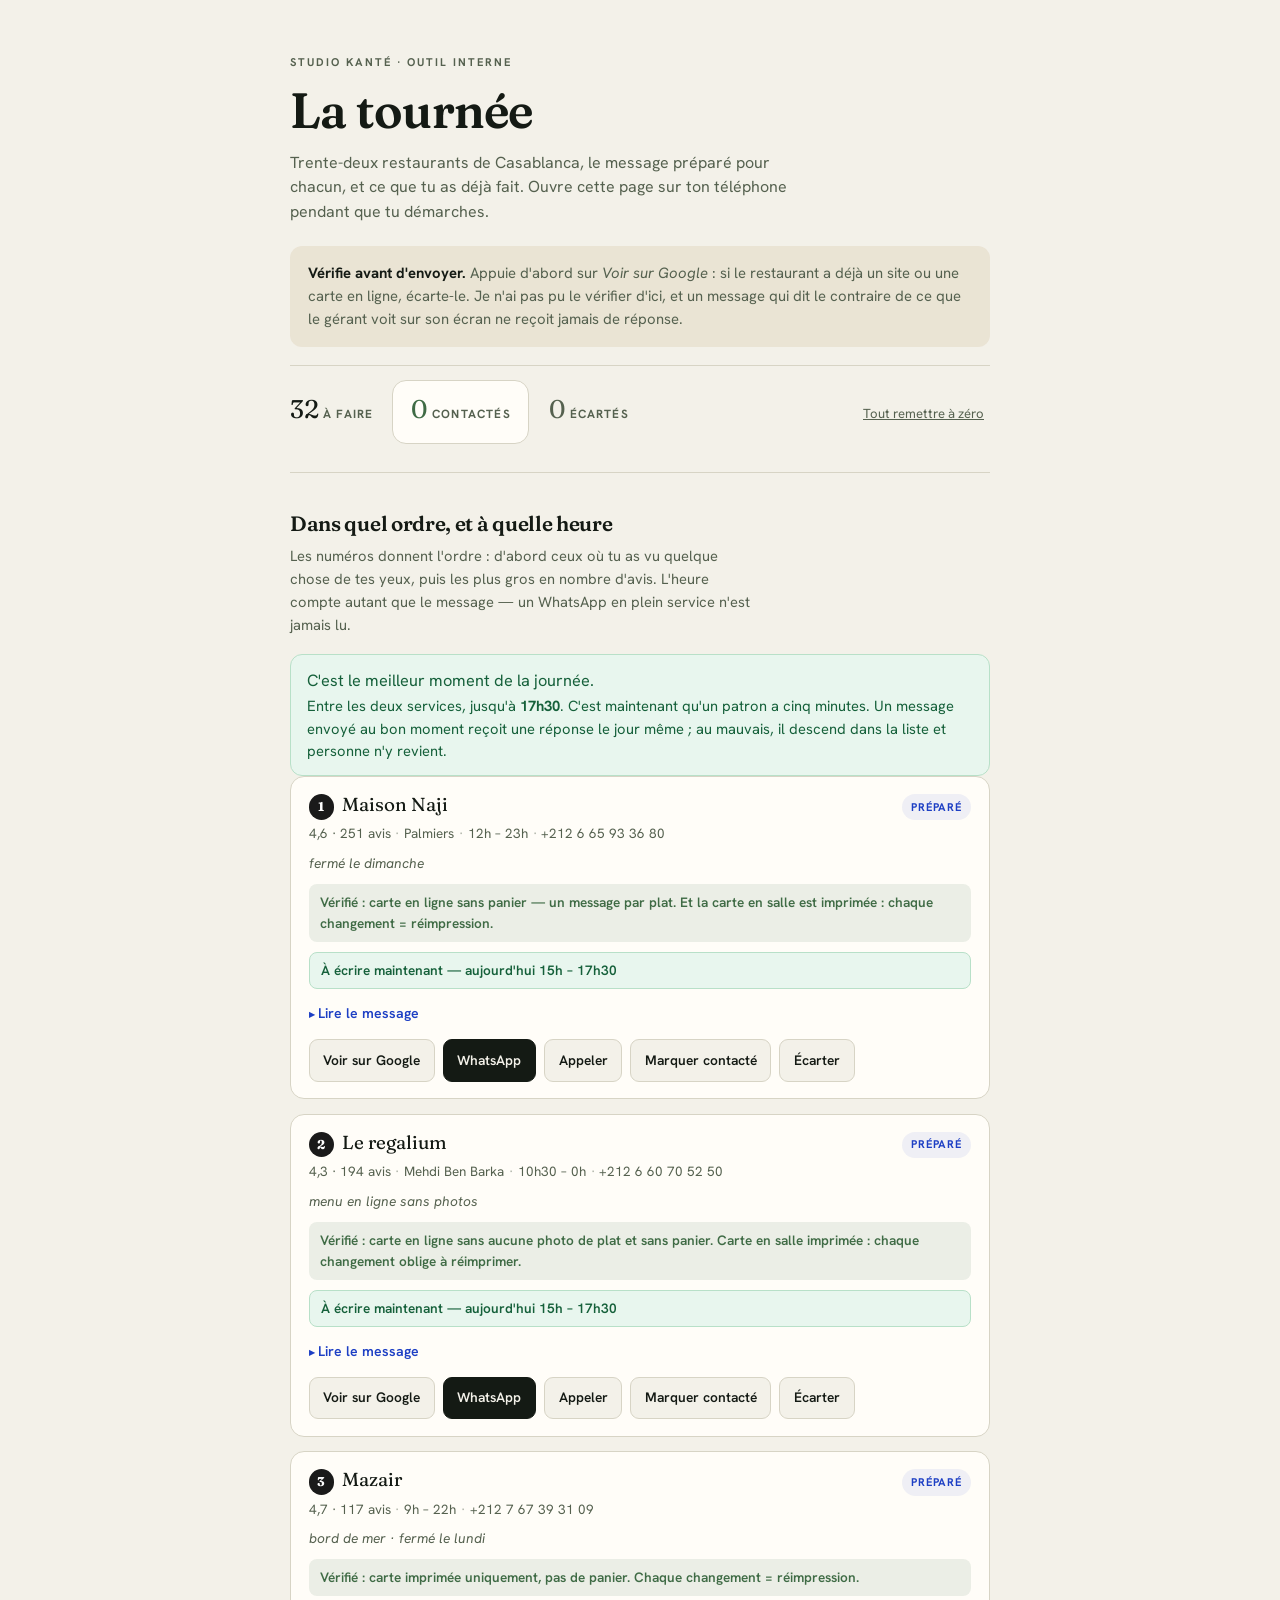
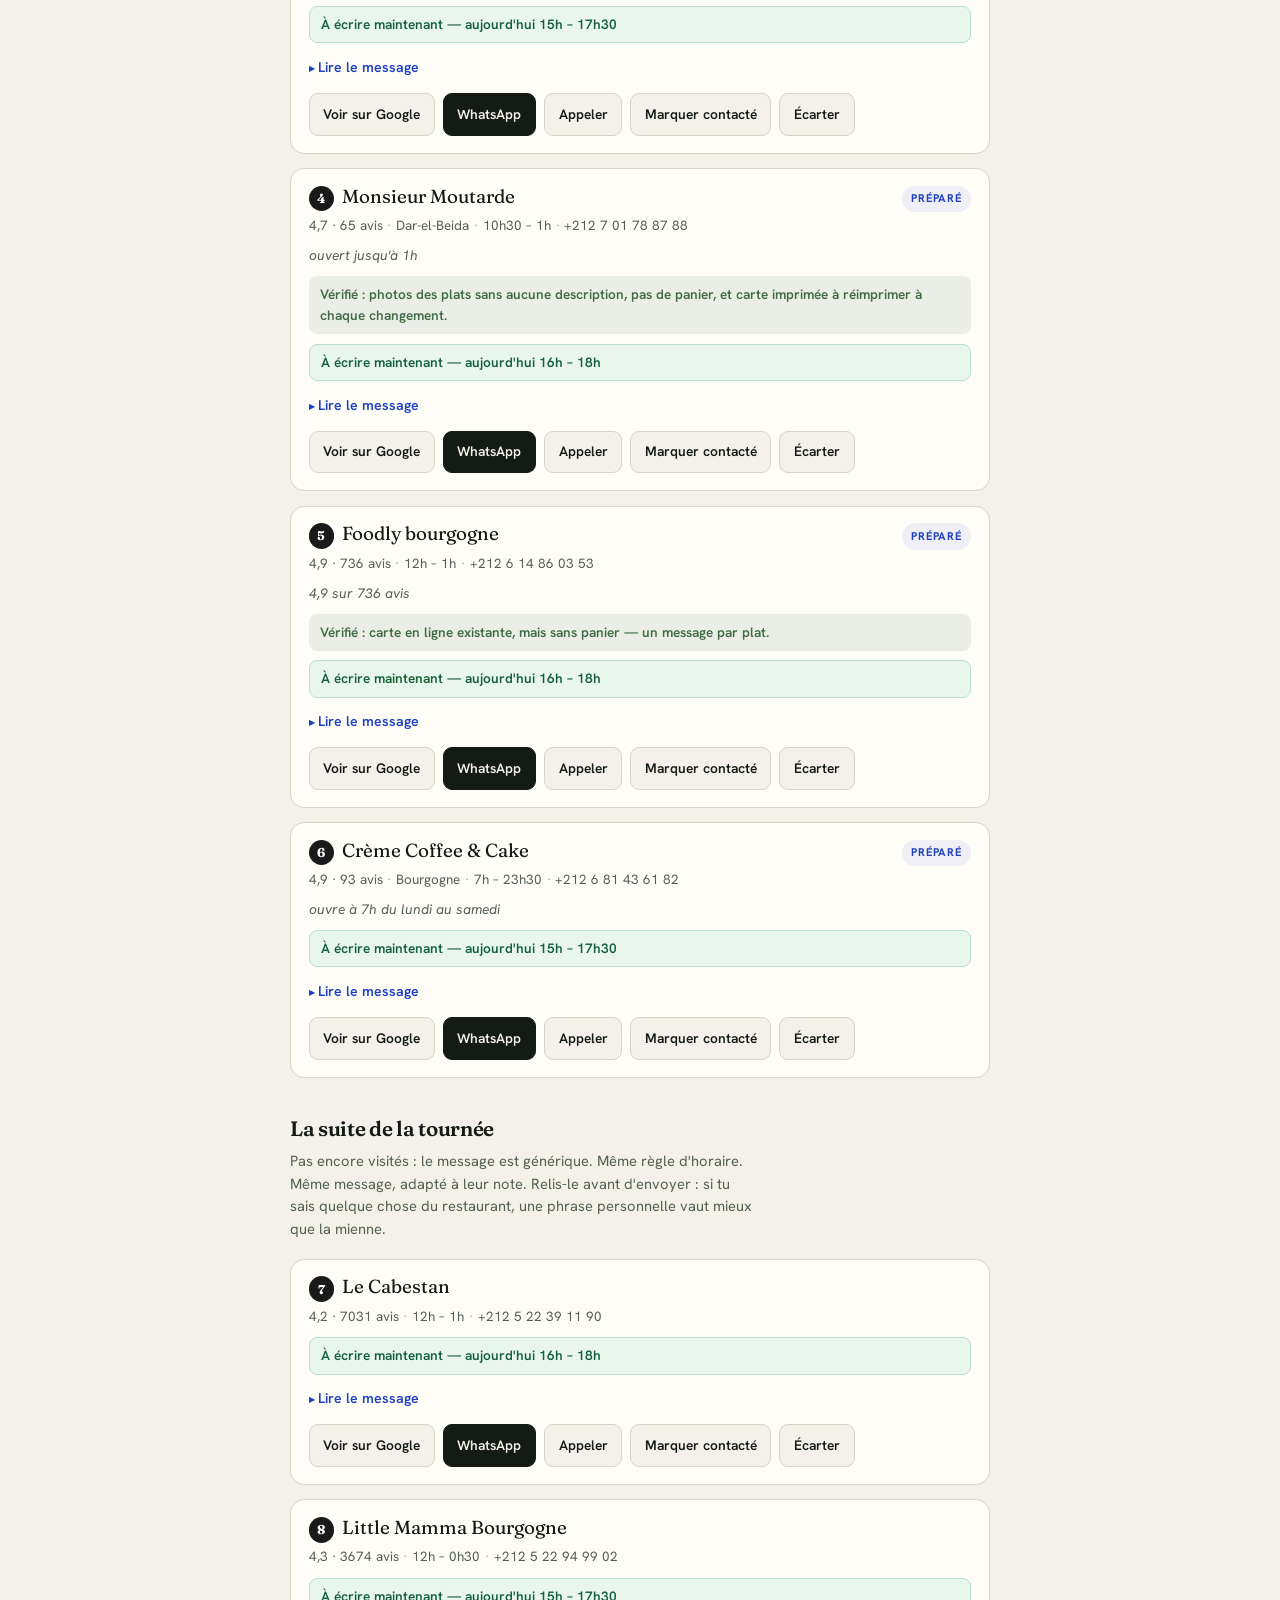
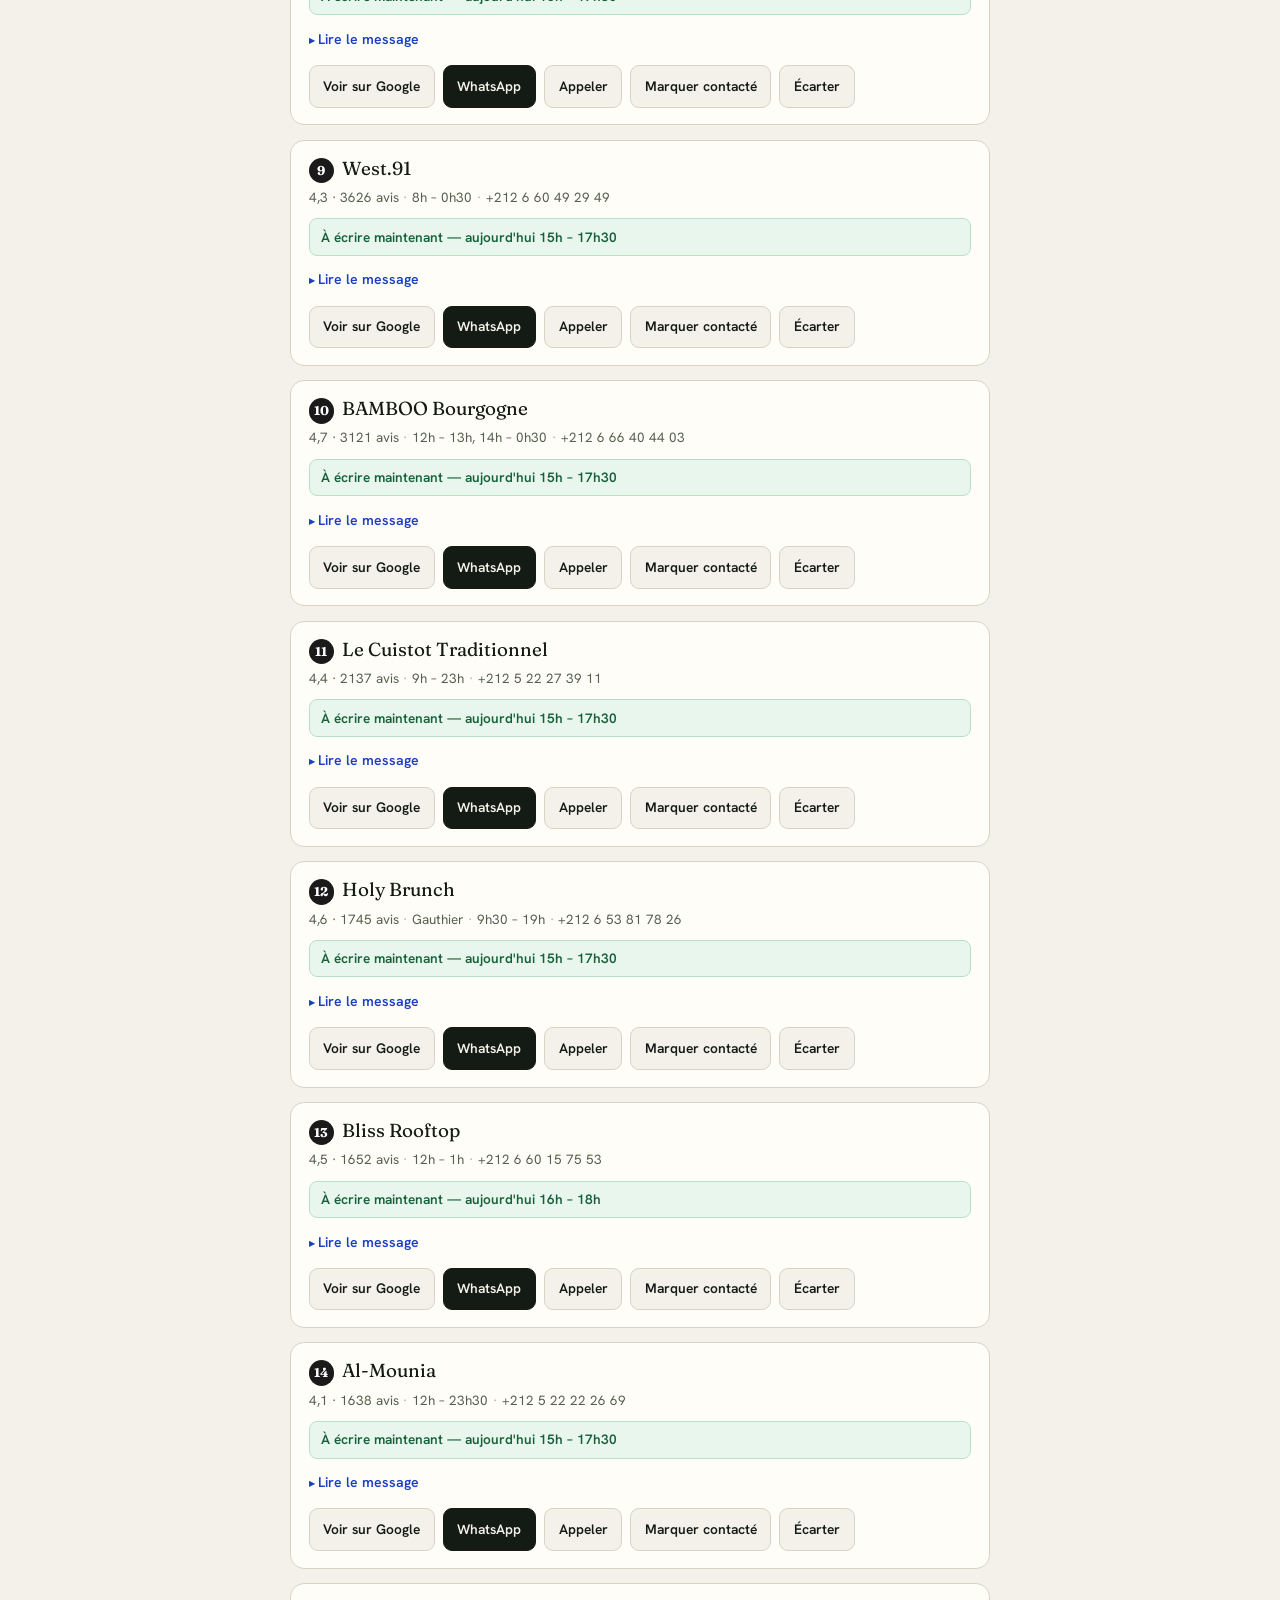
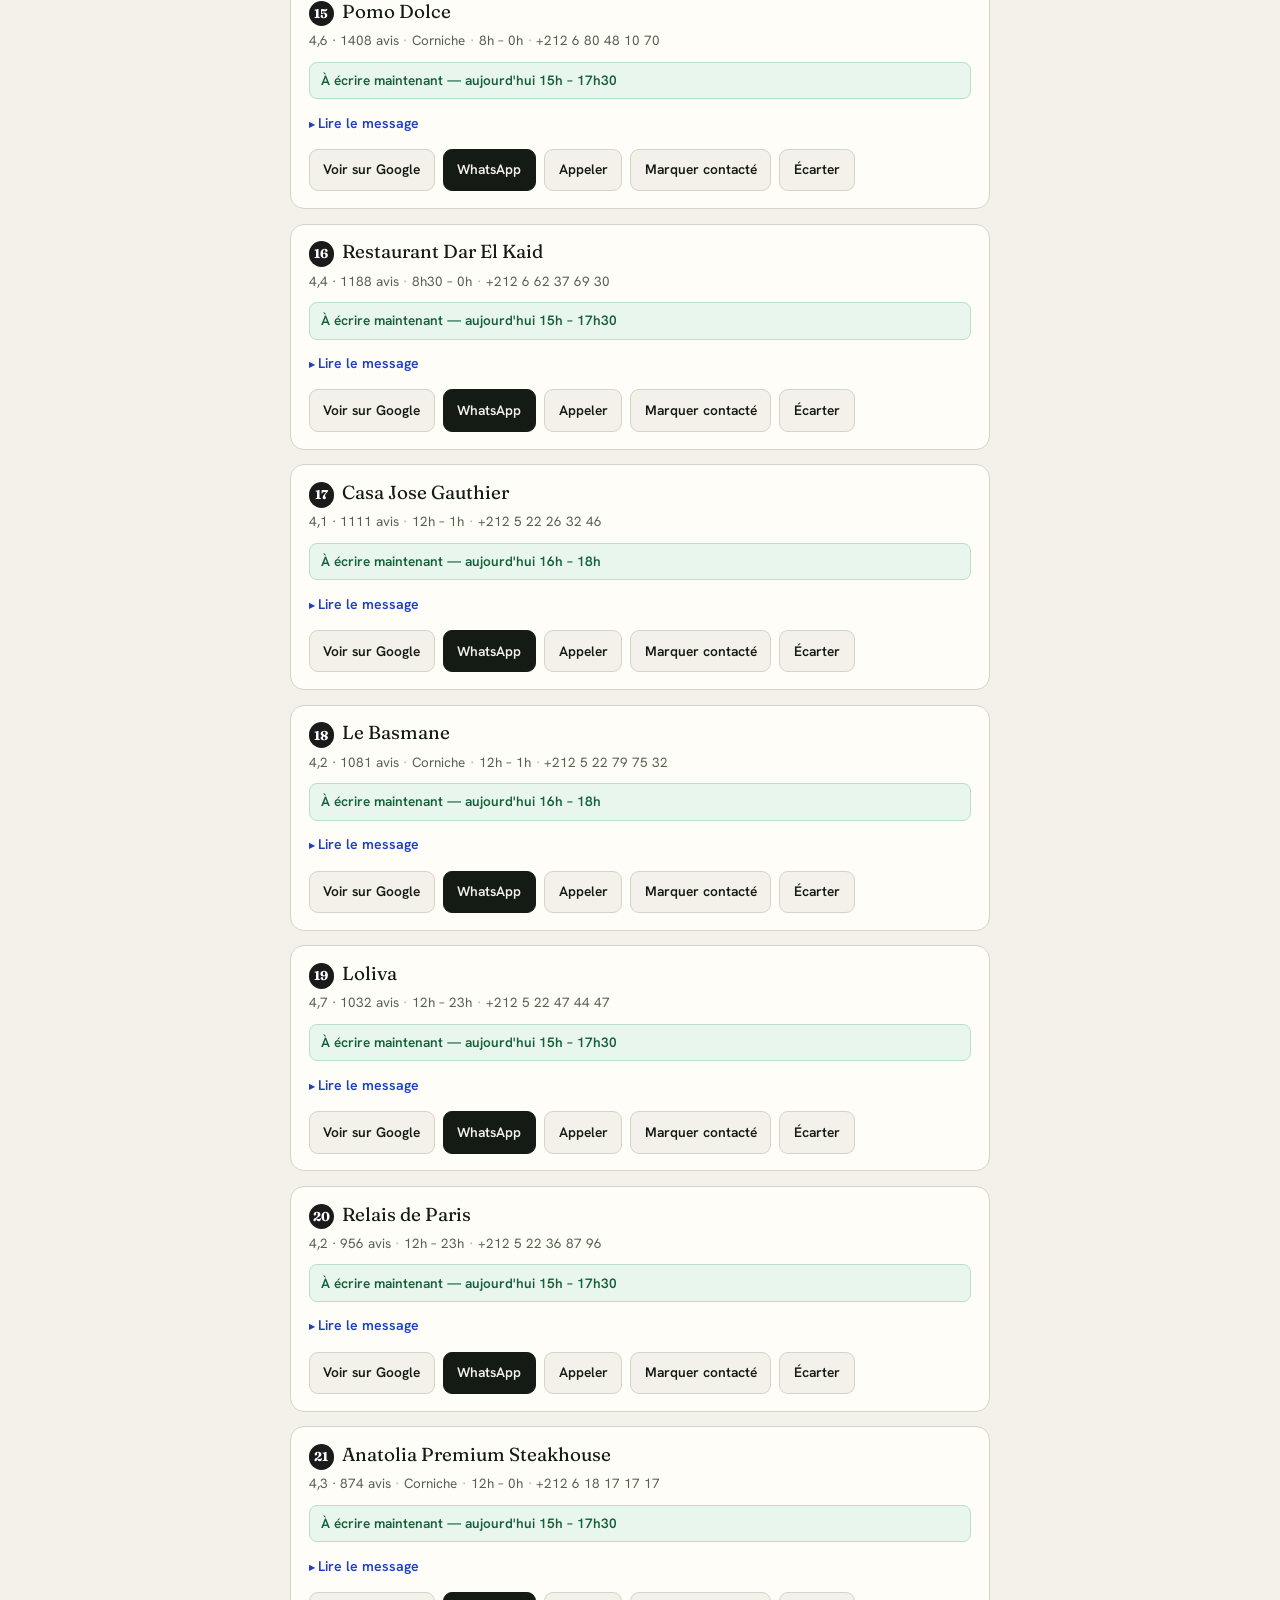
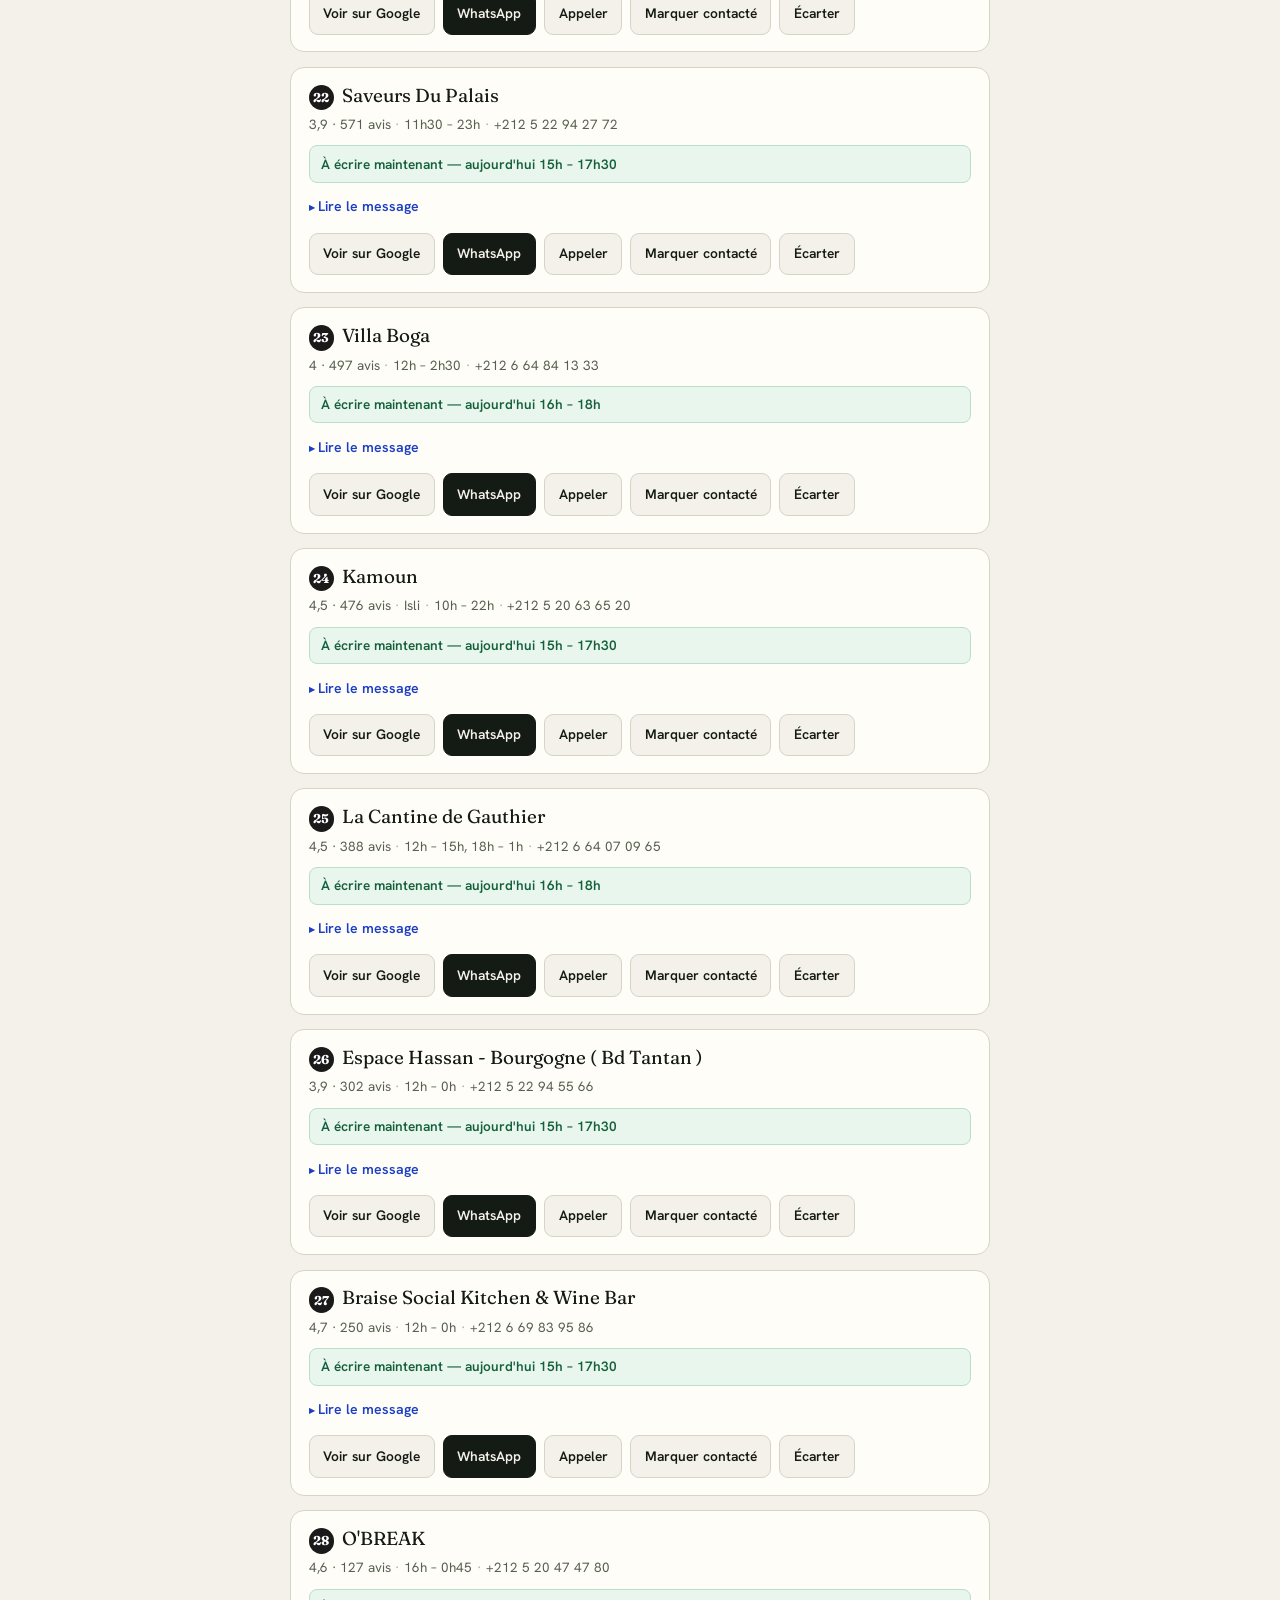
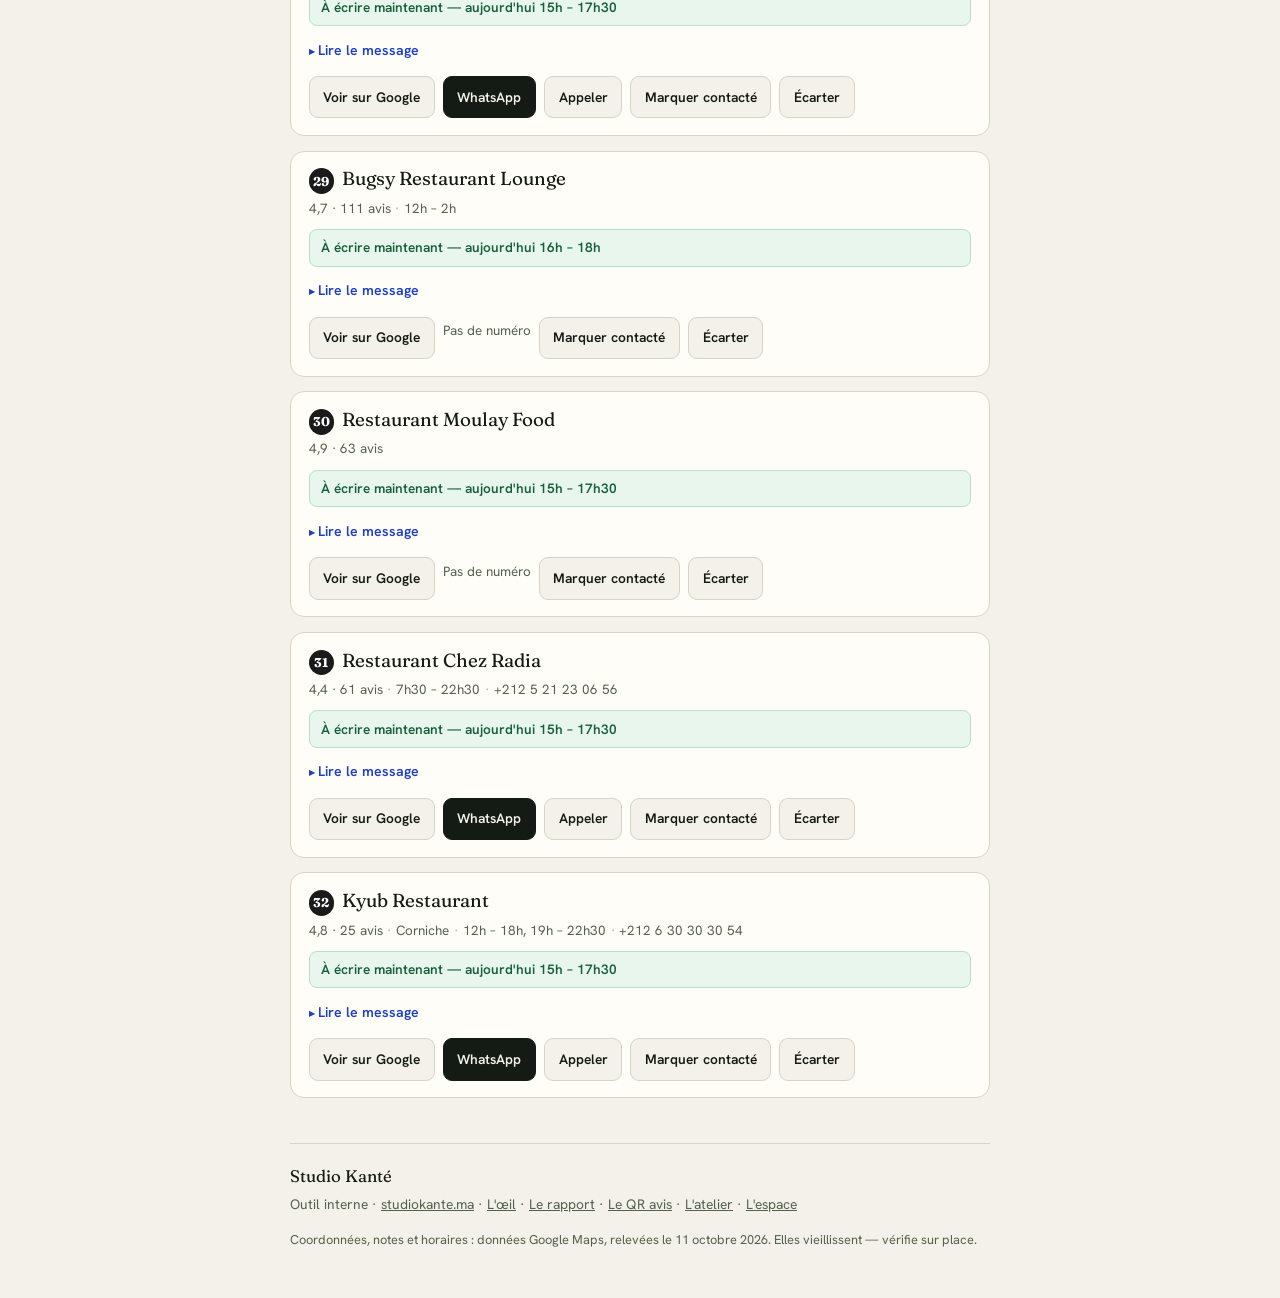
<file: prospection/index.html>
<!doctype html>
<html lang="fr">
<head>
<meta charset="utf-8">
<meta name="viewport" content="width=device-width, initial-scale=1, viewport-fit=cover">
<title>La tournée — Studio Kanté</title>
<meta name="description" content="Les restaurants à démarcher, le message préparé pour chacun, et ce qui a déjà été fait.">
<meta name="robots" content="noindex, nofollow">
<meta name="theme-color" content="#141a14">
<link rel="icon" href="/assets/favicon.png">
<link rel="preconnect" href="https://fonts.googleapis.com">
<link rel="preconnect" href="https://fonts.gstatic.com" crossorigin>
<link href="https://fonts.googleapis.com/css2?family=Fraunces:opsz,wght@9..144,400;9..144,600&family=Hanken+Grotesk:wght@400;500;600;700&display=swap" rel="stylesheet">
<style>
:root{
  --bone:#f3f1e9; --bone-deep:#eae7db; --card:#fffdf8;
  --ink:#141a14; --ink-soft:#55614f; --line:#d7d4c5;
  --ok:#3f6b45; --ok-bg:#3f6b451a;
  --warn:#9a6a1e; --warn-bg:#9a6a1e1a;
  --info:#1d3fc4; --info-bg:#1d3fc412;
  --disp:"Fraunces",Georgia,serif;
  --sans:"Hanken Grotesk","Helvetica Neue",Arial,sans-serif;
  --gut:clamp(16px,4.5vw,40px);
}
*{box-sizing:border-box}
body{margin:0;background:var(--bone);color:var(--ink);font-family:var(--sans);
  font-size:16px;line-height:1.55;font-variation-settings:"SOFT" 40,"WONK" 0;
  -webkit-font-smoothing:antialiased;overflow-x:hidden}
.wrap{max-width:780px;margin:0 auto;padding-inline:var(--gut)}
h1,h2,h3{font-family:var(--disp);font-weight:600;letter-spacing:-.015em;margin:0}
button{font:inherit;color:inherit;cursor:pointer;border:0;background:none}
a{color:inherit}

header{padding:clamp(26px,7vw,54px) 0 18px;border-bottom:1px solid var(--line)}
.kick{font-size:.7rem;letter-spacing:.18em;text-transform:uppercase;color:var(--ink-soft);font-weight:700;margin:0 0 .8rem}
h1{font-size:clamp(2rem,7vw,3.1rem);line-height:1.05}
header p{margin:.9rem 0 0;color:var(--ink-soft);max-width:56ch}

.avert{margin:1.3rem 0 0;background:var(--warn-bg);border-radius:12px;padding:1rem 1.1rem;font-size:.93rem;color:var(--ink-soft)}
.avert b{color:var(--ink)}

.compteur{position:sticky;top:0;z-index:20;background:var(--bone);
  border-bottom:1px solid var(--line);padding:.85rem 0;margin-bottom:.4rem}
.compteur-in{display:flex;align-items:baseline;gap:1.2rem;flex-wrap:wrap}
.compteur .n{font-family:var(--disp);font-size:1.6rem;line-height:1}
.compteur .t{font-size:.74rem;letter-spacing:.1em;text-transform:uppercase;color:var(--ink-soft);font-weight:700}
.compteur .f .n{color:var(--ok)} .compteur .e .n{color:var(--ink-soft)}
.raz{margin-left:auto;font-size:.82rem;color:var(--ink-soft);text-decoration:underline}

.sect{margin:2.2rem 0 0}
.sect h2{font-size:1.3rem}
.sect .sous{color:var(--ink-soft);font-size:.92rem;margin:.3rem 0 1.1rem;max-width:58ch}

.f{background:var(--card);border:1px solid var(--line);border-radius:14px;padding:1.05rem 1.1rem;margin:0 0 .9rem}
.f.fait{opacity:.5}
.f.ecarte{opacity:.42}
.f-h{display:flex;justify-content:space-between;align-items:flex-start;gap:.8rem}
.f-nom{font-family:var(--disp);font-size:1.18rem;line-height:1.2;margin:0}
.f-meta{font-size:.84rem;color:var(--ink-soft);margin:.3rem 0 0}
.f-meta .pt{opacity:.5;padding:0 .3rem}
.etiq{flex:none;font-size:.7rem;font-weight:700;letter-spacing:.07em;text-transform:uppercase;
  padding:.28rem .6rem;border-radius:999px;background:var(--info-bg);color:var(--info);white-space:nowrap}
.etiq.g{background:var(--ok-bg);color:var(--ok)}
.f-angle{font-size:.86rem;color:var(--ink-soft);margin:.5rem 0 0;font-style:italic}
.f-quand{font-size:.85rem;color:#8a5a00;background:#fff6e5;border:1px solid #f0d9a8;border-radius:8px;padding:.45rem .7rem;margin:.6rem 0 0;font-weight:600}
.f-quand.ok{color:#15603a;background:#e8f6ee;border-color:#b8e0c8}
.f-rang{display:inline-flex;align-items:center;justify-content:center;min-width:1.6rem;height:1.6rem;border-radius:50%;background:#1a1a1a;color:#fff;font-size:.8rem;font-weight:700;margin-right:.5rem;flex:0 0 auto}
.f.fait .f-rang,.f.ecarte .f-rang{background:#bbb}
.horloge{margin:1.1rem 0 0;padding:.85rem 1rem;border-radius:12px;border:1px solid #f0d9a8;background:#fff6e5;color:#8a5a00;font-size:.92rem;line-height:1.5}
.horloge.ok{background:#e8f6ee;border-color:#b8e0c8;color:#15603a}
.horloge b{font-weight:700}
.horloge .maint{display:block;font-size:1.02rem;margin-bottom:.15rem}
.f-constat{font-size:.85rem;color:var(--ok);background:var(--ok-bg);border-radius:8px;padding:.5rem .7rem;margin:.6rem 0 0;font-weight:600}

details.m{margin:.85rem 0 0}
details.m summary{cursor:pointer;font-size:.88rem;font-weight:600;color:var(--info);list-style:none}
details.m summary::-webkit-details-marker{display:none}
details.m summary::before{content:"▸ ";font-size:.8em}
details.m[open] summary::before{content:"▾ "}
.m-txt{white-space:pre-wrap;font-size:.92rem;line-height:1.55;color:var(--ink-soft);
  background:var(--bone);border-radius:10px;padding:.8rem .9rem;margin:.6rem 0 0}

.f-act{display:flex;flex-wrap:wrap;gap:.5rem;margin:.9rem 0 0}
.f-act a,.f-act button{display:inline-flex;align-items:center;gap:.45rem;font-size:.86rem;font-weight:600;
  padding:.6rem .85rem;border-radius:9px;text-decoration:none;border:1.5px solid var(--line);background:var(--bone)}
.f-act .wa{background:var(--ink);color:var(--bone);border-color:var(--ink)}
.f-act .ok{background:var(--ok-bg);color:var(--ok);border-color:transparent}
.f-act a:active,.f-act button:active{transform:scale(.985)}

footer{margin:2.8rem 0 3rem;border-top:1px solid var(--line);padding-top:1.2rem;color:var(--ink-soft);font-size:.86rem}
footer .mk{font-family:var(--disp);font-size:1.05rem;color:var(--ink)}
footer p{margin:.3rem 0 0}
.src{margin:.9rem 0 0;font-size:.8rem}
</style>
</head>
<body>
<div class="wrap">

<header>
  <p class="kick">Studio Kanté · outil interne</p>
  <h1>La tournée</h1>
  <p>Trente-deux restaurants de Casablanca, le message préparé pour chacun, et ce que tu as déjà fait. Ouvre cette page sur ton téléphone pendant que tu démarches.</p>
  <div class="avert">
    <b>Vérifie avant d'envoyer.</b> Appuie d'abord sur <i>Voir sur Google</i> : si le restaurant a déjà un site ou une carte en ligne, écarte-le. Je n'ai pas pu le vérifier d'ici, et un message qui dit le contraire de ce que le gérant voit sur son écran ne reçoit jamais de réponse.
  </div>
</header>

<div class="compteur">
  <div class="compteur-in">
    <div><span class="n" id="nReste">—</span> <span class="t">à faire</span></div>
    <div class="f"><span class="n" id="nFait">0</span> <span class="t">contactés</span></div>
    <div class="e"><span class="n" id="nEcarte">0</span> <span class="t">écartés</span></div>
    <button class="raz" id="raz" type="button">Tout remettre à zéro</button>
  </div>
</div>

<section class="sect">
  <h2>Dans quel ordre, et à quelle heure</h2>
  <p class="sous">Les numéros donnent l'ordre : d'abord ceux où tu as vu quelque chose de tes yeux, puis les plus gros en nombre d'avis. L'heure compte autant que le message — un WhatsApp en plein service n'est jamais lu.</p>
  <div class="horloge" id="horloge">—</div>
  <div id="listeA"></div>
</section>

<section class="sect">
  <h2>La suite de la tournée</h2>
  <p class="sous">Pas encore visités : le message est générique. Même règle d'horaire. Même message, adapté à leur note. Relis-le avant d'envoyer : si tu sais quelque chose du restaurant, une phrase personnelle vaut mieux que la mienne.</p>
  <div id="listeB"></div>
</section>

<footer>
  <div class="mk">Studio Kanté</div>
  <p>Outil interne · <a href="/">studiokante.ma</a> · <a href="/oeil/">L'œil</a> · <a href="/rapport/">Le rapport</a> · <a href="/avis/">Le QR avis</a> · <a href="/atelier/">L'atelier</a> · <a href="/espace/">L'espace</a></p>
  <p class="src">Coordonnées, notes et horaires : données Google Maps, relevées le 11 octobre 2026. Elles vieillissent — vérifie sur place.</p>
</footer>

</div>

<script>
(function(){
"use strict";
var $ = function(s){ return document.querySelector(s); };
var CLE = "sk-tournee-v1";
var etats = {};
try { etats = JSON.parse(localStorage.getItem(CLE) || "{}"); } catch(e){ etats = {}; }
function garder(){ try { localStorage.setItem(CLE, JSON.stringify(etats)); } catch(e){} }

var DATA = [];

function esc(s){
  return String(s == null ? "" : s).replace(/[&<>"]/g, function(c){
    return ({ "&":"&amp;", "<":"&lt;", ">":"&gt;", '"':"&quot;" })[c];
  });
}

/* L'horaire du jour, s'il est connu : c'est ce qui dit s'il faut y aller maintenant. */
var JOURS = ["Sunday","Monday","Tuesday","Wednesday","Thursday","Friday","Saturday"];
function fr24(s){
  if (!s) return "";
  if (/closed/i.test(s)) return "Fermé";
  if (/24\s*hours/i.test(s)) return "24h/24";
  function lire(t){
    var r = t.trim().match(/^(\d{1,2}):(\d{2})\s*(AM|PM)?$/i);
    return r ? { h:+r[1], m:+r[2], mer: r[3] ? r[3].toUpperCase() : null } : null;
  }
  function fmt(x){
    var h = x.h;
    if (x.mer === "PM" && h < 12) h += 12;
    if (x.mer === "AM" && h === 12) h = 0;
    return h + "h" + (x.m ? ("0" + x.m).slice(-2) : "");
  }
  return s.split(",").map(function(part){
    var m = part.split(/[\u2013\u2014-]/);
    if (m.length < 2) return part.trim();
    var a = lire(m[0]), b = lire(m[1]);
    if (!a || !b) return part.trim();
    if (a.mer === null && b.mer !== null) a.mer = (a.h === 12 ? "PM" : b.mer);
    if (b.mer === null && a.mer !== null) b.mer = a.mer;
    return fmt(a) + " – " + fmt(b);
  }).join(", ");
}

function horaireDuJour(h){
  if (!h || !h.length) return "";
  var j = JOURS[new Date().getDay()];
  for (var i = 0; i < h.length; i++){
    if (h[i].indexOf(j + ":") === 0){
      return fr24(h[i].slice(j.length + 2).replace(/\u2009/g, " ").trim());
    }
  }
  return "";
}

var JOURS_FR = ["dimanche","lundi","mardi","mercredi","jeudi","vendredi","samedi"];

// Deux creux dans la journée d'un restaurant : avant le service du midi,
// et l'après-midi entre les deux services. C'est là qu'un patron lit son téléphone.
function fenetre(x){
  var jAuj = new Date().getDay();
  var h = x.horaires || [];

  function dispo(j){
    if (!h.length) return true;
    var nom = JOURS[j];
    for (var i = 0; i < h.length; i++){
      if (h[i].indexOf(nom + ":") === 0) return h[i].toLowerCase().indexOf("closed") < 0;
    }
    return true;
  }
  function brut(j){
    var nom = JOURS[j];
    for (var i = 0; i < h.length; i++){
      if (h[i].indexOf(nom + ":") === 0) return h[i];
    }
    return "";
  }

  // on lit l'heure d'ouverture et de fermeture pour choisir le creux
  function bornes(txt){
    var m = txt.match(/(\d{1,2})(?::(\d{2}))?\s*(AM|PM)?/gi);
    if (!m || m.length < 2) return null;
    function h24(p){
      var q = p.match(/(\d{1,2})(?::(\d{2}))?\s*(AM|PM)?/i);
      if (!q) return null;
      var hh = parseInt(q[1], 10) + (q[2] ? parseInt(q[2], 10) / 60 : 0);
      var mer = (q[3] || "").toUpperCase();
      if (mer === "PM" && hh < 12) hh += 12;
      if (mer === "AM" && hh >= 12) hh -= 12;      // 12:00 AM = minuit
      return hh;
    }
    var o = h24(m[0]), f = h24(m[m.length - 1]);
    if (o === null || f === null) return null;
    if (f <= o) f += 24;                            // ferme après minuit
    return { o: o, f: f };
  }

  var t = brut(jAuj) || brut((jAuj + 1) % 7);
  var bo = bornes(t);
  // ferme à 1h du matin ou plus tard => le patron se lève tard
  var tard = !!bo && bo.f >= 25;
  // ouvre à 10h30 ou avant => le créneau du matin marche
  var tot  = !!bo && bo.o <= 10.5;

  var MATIN = { t: "10h – 11h30", d: 10, f: 11.5 };
  var APREM = { t: "15h – 17h30", d: 15, f: 17.5 };
  var SOIR  = { t: "16h – 18h",   d: 16, f: 18 };

  // une maison qui ferme à 1h du matin : le patron se lève tard, le matin ne sert à rien
  var cren = tard ? [SOIR] : (tot ? [MATIN, APREM] : [APREM]);

  var n = new Date();
  var maint = n.getHours() + n.getMinutes() / 60;

  if (dispo(jAuj)){
    for (var i = 0; i < cren.length; i++){
      if (maint < cren[i].f){
        return { txt: "aujourd'hui " + cren[i].t, ouvert: maint >= cren[i].d };
      }
    }
  }
  for (var k = 1; k <= 7; k++){
    var j = (jAuj + k) % 7;
    if (dispo(j)){
      return { txt: (k === 1 ? "demain " : JOURS_FR[j] + " ") + cren[0].t,
               ouvert: false,
               note: (k > 1 ? "fermé d'ici là" : (dispo(jAuj) ? "" : "fermé aujourd'hui")) };
    }
  }
  return { txt: cren[0].t, ouvert: false };
}

function rang(x){
  // 1. ceux où Kanté a vu quelque chose de ses yeux
  // 2. parmi eux, ceux dont l'argument chiffre de l'argent qui sort (réimpression)
  // 3. puis le poids de la maison, en nombre d'avis
  var r = 0;
  if (!x.constat) r += 4000000;
  if (!x.prepare) r += 8000000;
  if (x.reimpression) r -= 1500000;   // un coût qui sort déjà de la caisse
  return r - (x.avis || 0);
}

function horloge(){
  var n = new Date();
  var m = n.getHours() + n.getMinutes() / 60;
  var e = $("#horloge");
  if (!e) return;
  var txt, ok = false;
  if (m < 10){
    txt = "<span class=\"maint\">Trop tôt.</span>Le premier bon créneau, c'est <b>10h – 11h30</b> : la mise en place, avant le service.";
  } else if (m < 11.5){
    txt = "<span class=\"maint\">C'est le moment.</span>Créneau du matin jusqu'à <b>11h30</b>. Après, le service du midi commence et plus personne ne lit.";
    ok = true;
  } else if (m < 15){
    txt = "<span class=\"maint\">Service du midi.</span>N'envoie rien maintenant : ça tombe au pire moment. Reprends à <b>15h</b>.";
  } else if (m < 17.5){
    txt = "<span class=\"maint\">C'est le meilleur moment de la journée.</span>Entre les deux services, jusqu'à <b>17h30</b>. C'est maintenant qu'un patron a cinq minutes.";
    ok = true;
  } else if (m < 18.5){
    txt = "<span class=\"maint\">Fin de créneau.</span>Encore jouable pour les maisons qui ouvrent tard, plus pour les autres. Après 19h, attends demain 10h.";
    ok = true;
  } else {
    txt = "<span class=\"maint\">Service du soir.</span>Rien ce soir. Demain <b>10h – 11h30</b>, ou <b>15h – 17h30</b> si tu préfères.";
  }
  e.className = "horloge" + (ok ? " ok" : "");
  e.innerHTML = txt + " Un message envoyé au bon moment reçoit une réponse le jour même ; au mauvais, il descend dans la liste et personne n'y revient.";
}

function lien(x){
  return "https://www.google.com/maps/search/?api=1&query=" +
         encodeURIComponent(x.nom + " " + x.adresse) +
         "&query_place_id=" + encodeURIComponent(x.place_id);
}

function fiche(x){
  var e = etats[x.place_id] || "";
  var d = document.createElement("div");
  d.className = "f" + (e === "fait" ? " fait" : e === "ecarte" ? " ecarte" : "");

  var bits = [];
  if (x.note) bits.push(String(x.note).replace(".", ",") + " · " + x.avis + " avis");
  if (x.quartier) bits.push(x.quartier);
  var hj = horaireDuJour(x.horaires);
  if (hj) bits.push(hj);
  if (x.telAff) bits.push(x.telAff);

  var q = fenetre(x);
  var num = (typeof x._n === "number") ? '<span class="f-rang">' + x._n + '</span>' : '';

  d.innerHTML =
    '<div class="f-h">' +
      '<div><p class="f-nom">' + num + esc(x.nom) + '</p>' +
      '<p class="f-meta">' + bits.map(esc).join('<span class="pt">·</span>') + '</p></div>' +
      (x.prepare ? '<span class="etiq">Préparé</span>' : '') +
    '</div>' +
    (x.angle ? '<p class="f-angle">' + esc(x.angle) + '</p>' : '') +
    (x.constat ? '<p class="f-constat">' + esc(x.constat) + '</p>' : '') +
    '<p class="f-quand' + (q.ouvert ? ' ok' : '') + '">' +
      (q.ouvert ? "À écrire maintenant — " : "À écrire : ") + esc(q.txt) +
      (q.note ? ' (' + esc(q.note) + ')' : '') + '</p>' +
    '<details class="m"><summary>Lire le message</summary><div class="m-txt">' + esc(x.msg) + '</div></details>' +
    '<div class="f-act">' +
      '<a class="g" href="' + esc(lien(x)) + '" target="_blank" rel="noopener">Voir sur Google</a>' +
      (x.tel ? '<a class="wa" href="https://wa.me/' + x.tel + '?text=' + encodeURIComponent(x.msg) + '" target="_blank" rel="noopener">WhatsApp</a>' : '') +
      (x.tel ? '<a href="tel:+' + x.tel + '">Appeler</a>' : '<span class="f-meta">Pas de numéro</span>') +
      '<button type="button" data-a="fait">' + (e === "fait" ? "✓ Contacté" : "Marquer contacté") + '</button>' +
      '<button type="button" data-a="ecarte">' + (e === "ecarte" ? "✓ Écarté" : "Écarter") + '</button>' +
    '</div>';

  d.querySelectorAll("[data-a]").forEach(function(b){
    b.addEventListener("click", function(){
      var a = b.dataset.a;
      etats[x.place_id] = (etats[x.place_id] === a) ? "" : a;
      garder();
      dessiner();
    });
  });
  return d;
}

function dessiner(){
  var A = $("#listeA"), B = $("#listeB");
  A.innerHTML = ""; B.innerHTML = "";
  var f = 0, ec = 0;

  var tri = DATA.slice().sort(function(a, b){ return rang(a) - rang(b); });
  var n = 0;
  tri.forEach(function(x){
    var e = etats[x.place_id] || "";
    x._n = (e ? null : ++n);
  });

  tri.forEach(function(x){
    var e = etats[x.place_id] || "";
    if (e === "fait") f++; else if (e === "ecarte") ec++;
    (x.prepare ? A : B).appendChild(fiche(x));
  });
  horloge();
  $("#nFait").textContent = f;
  $("#nEcarte").textContent = ec;
  $("#nReste").textContent = DATA.length - f - ec;
}

$("#raz").addEventListener("click", function(){
  if (!confirm("Tout remettre à zéro ? Les restaurants déjà contactés redeviendront à faire.")) return;
  etats = {}; garder(); dessiner();
});

fetch("/prospection/donnees.json")
  .then(function(r){ return r.json(); })
  .then(function(j){ DATA = j; dessiner(); })
  .catch(function(){
    $("#listeA").innerHTML = '<div class="f"><p class="f-meta">La liste n\'a pas pu être chargée. Vérifie ta connexion et recharge la page.</p></div>';
  });
})();
</script>
</body>
</html>
</file>
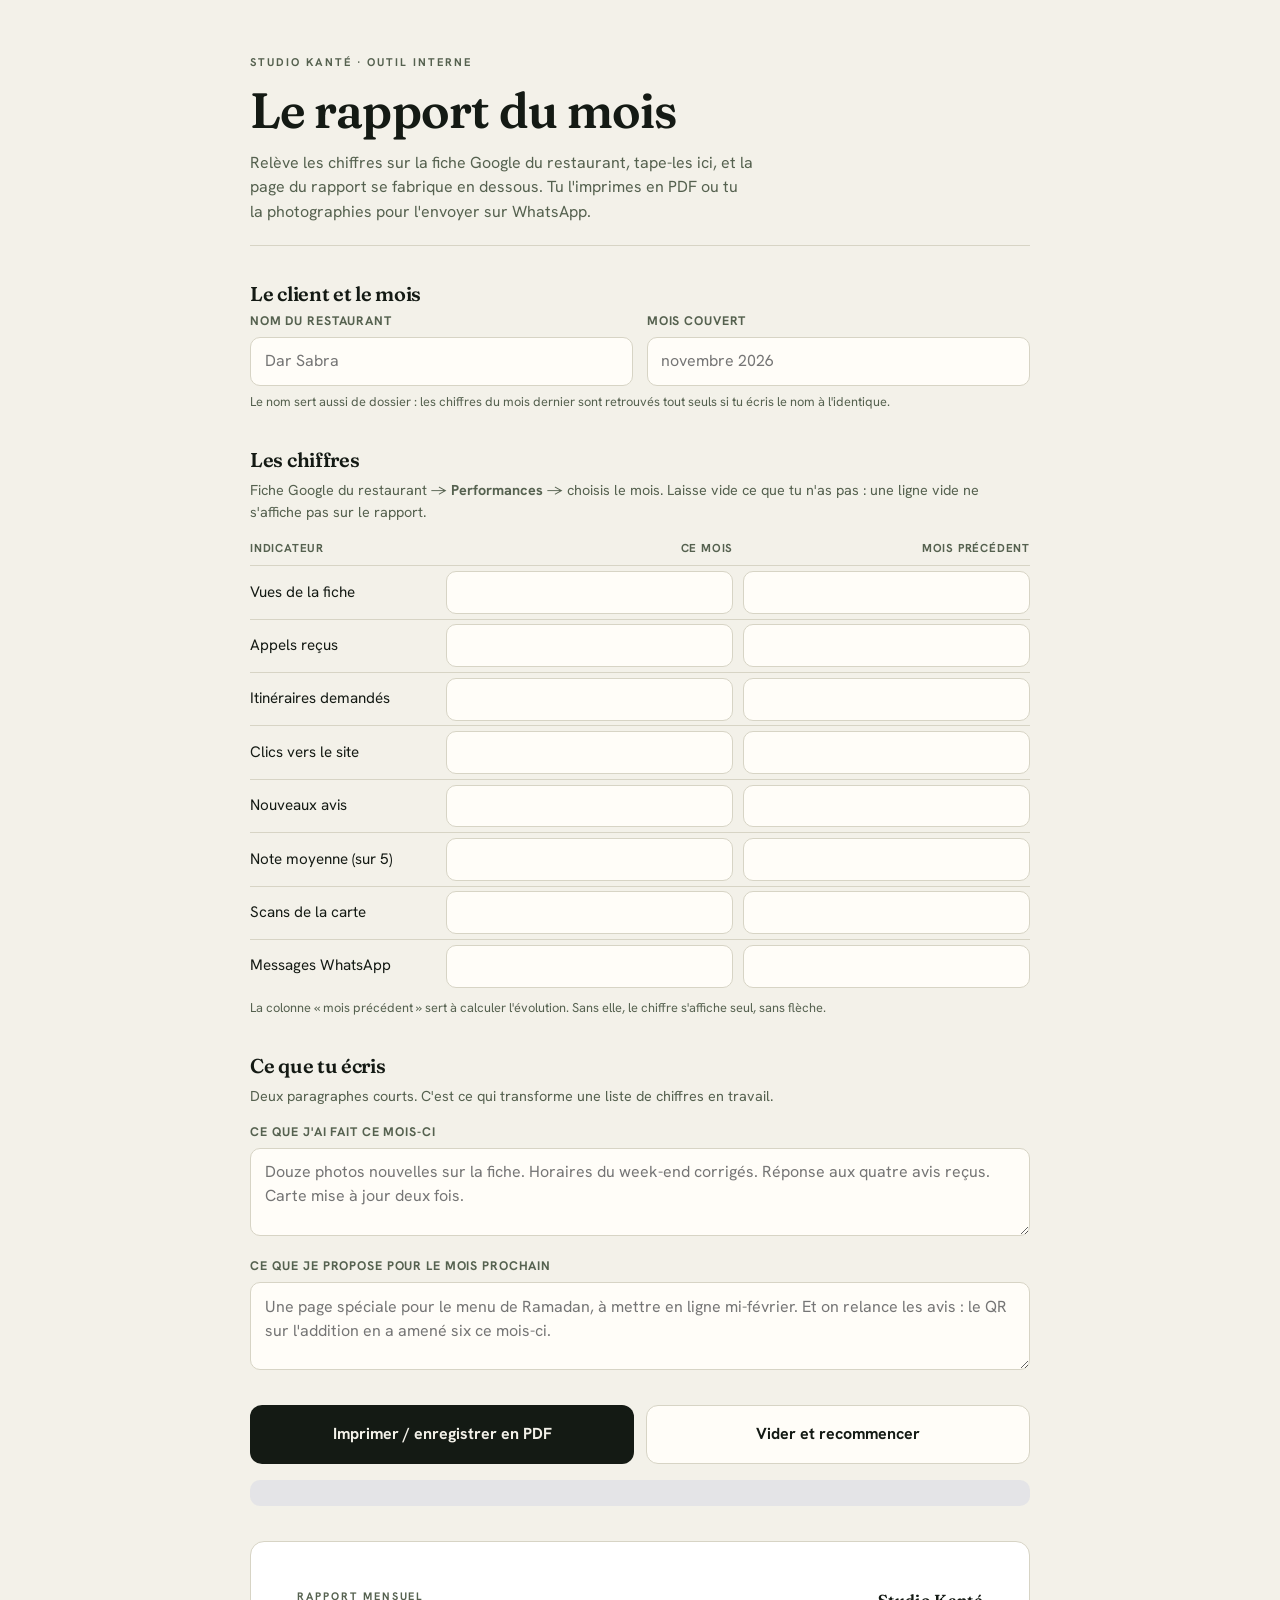
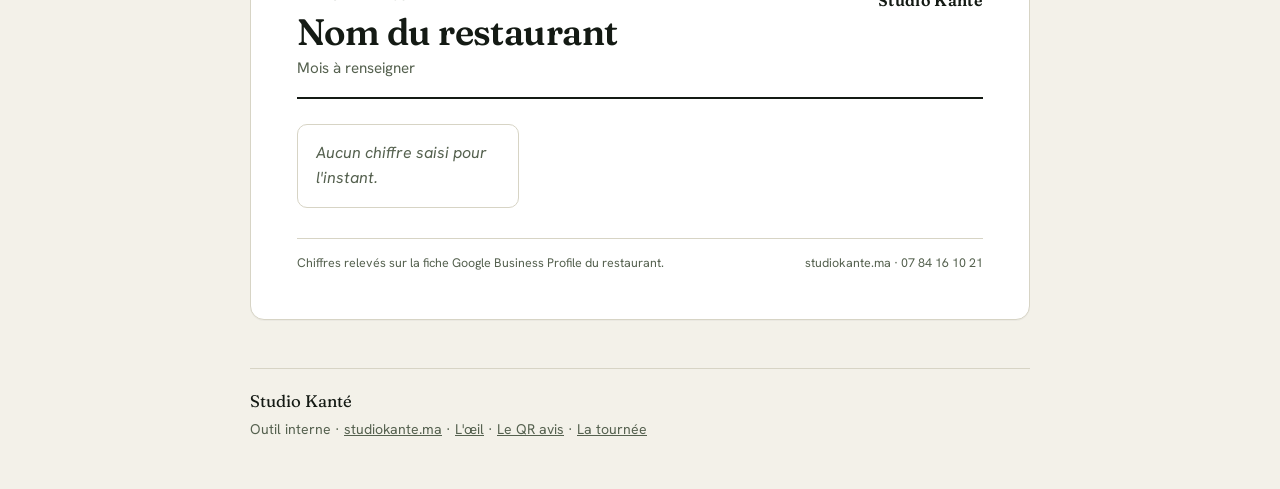
<file: rapport/index.html>
<!doctype html>
<html lang="fr">
<head>
<meta charset="utf-8">
<meta name="viewport" content="width=device-width, initial-scale=1, viewport-fit=cover">
<title>Rapport mensuel — Studio Kanté</title>
<meta name="description" content="Fabrique le rapport mensuel d'un client à partir des chiffres de sa fiche Google. Une page, prête à imprimer ou à envoyer.">
<meta name="robots" content="noindex, nofollow">
<meta name="theme-color" content="#141a14">
<link rel="icon" href="/assets/favicon.png">
<link rel="preconnect" href="https://fonts.googleapis.com">
<link rel="preconnect" href="https://fonts.gstatic.com" crossorigin>
<link href="https://fonts.googleapis.com/css2?family=Fraunces:opsz,wght@9..144,400;9..144,600&family=Hanken+Grotesk:wght@400;500;600;700&display=swap" rel="stylesheet">
<style>
:root{
  --bone:#f3f1e9; --bone-deep:#eae7db; --card:#fffdf8;
  --ink:#141a14; --ink-soft:#55614f; --line:#d7d4c5;
  --ok:#3f6b45; --ok-bg:#3f6b451a;
  --warn:#9a6a1e;
  --bad:#9f3d22; --bad-bg:#9f3d221a;
  --info:#1d3fc4; --info-bg:#1d3fc412;
  --disp:"Fraunces",Georgia,serif;
  --sans:"Hanken Grotesk","Helvetica Neue",Arial,sans-serif;
  --gut:clamp(16px,4.5vw,40px);
}
*{box-sizing:border-box}
body{margin:0;background:var(--bone);color:var(--ink);
  font-family:var(--sans);font-size:16px;line-height:1.55;
  font-variation-settings:"SOFT" 40,"WONK" 0;
  -webkit-font-smoothing:antialiased;overflow-x:hidden}
.wrap{max-width:860px;margin:0 auto;padding-inline:var(--gut)}
h1,h2,h3{font-family:var(--disp);font-weight:600;letter-spacing:-.015em;margin:0}
button{font:inherit;color:inherit;cursor:pointer;border:0;background:none}

header{padding:clamp(26px,7vw,54px) 0 20px;border-bottom:1px solid var(--line)}
.kick{font-size:.7rem;letter-spacing:.18em;text-transform:uppercase;color:var(--ink-soft);font-weight:700;margin:0 0 .8rem}
h1{font-size:clamp(2rem,7vw,3.1rem);line-height:1.05}
header p{margin:.9rem 0 0;color:var(--ink-soft);max-width:56ch}

/* ---------- saisie ---------- */
.bloc{margin:2rem 0 0}
.bloc>h2{font-size:1.25rem;margin-bottom:.2rem}
.bloc>.sous{color:var(--ink-soft);font-size:.9rem;margin:.25rem 0 1rem}

.champs{display:grid;gap:.85rem}
@media(min-width:34rem){.champs.deux{grid-template-columns:1fr 1fr}}
label{display:block;font-size:.78rem;font-weight:700;letter-spacing:.07em;
  text-transform:uppercase;color:var(--ink-soft);margin:0 0 .35rem}
input,textarea,select{width:100%;font:inherit;color:var(--ink);background:var(--card);
  border:1.5px solid var(--line);border-radius:10px;padding:.7rem .85rem}
input:focus,textarea:focus,select:focus{outline:2px solid var(--info);outline-offset:1px;border-color:transparent}
textarea{min-height:5.5rem;resize:vertical;line-height:1.5}
.aide{font-size:.8rem;color:var(--ink-soft);margin:.35rem 0 0}

table.saisie{width:100%;border-collapse:collapse;margin-top:.4rem}
table.saisie th{font-size:.72rem;font-weight:700;letter-spacing:.07em;text-transform:uppercase;
  color:var(--ink-soft);text-align:right;padding:0 0 .5rem .6rem;white-space:nowrap}
table.saisie th:first-child{text-align:left;padding-left:0}
table.saisie td{padding:.3rem 0 .3rem .6rem;border-top:1px solid var(--line)}
table.saisie td:first-child{padding-left:0;font-size:.95rem}
table.saisie input{padding:.5rem .6rem;text-align:right;min-width:5.5rem}

.actions{display:grid;gap:.7rem;margin:1.7rem 0 0}
@media(min-width:34rem){.actions{grid-template-columns:1fr 1fr}}
.btn{display:flex;align-items:center;justify-content:center;gap:.6rem;
  padding:1rem;border-radius:12px;font-weight:700;font-size:1rem;text-align:center}
.btn-main{background:var(--ink);color:var(--bone)}
.btn-ghost{background:var(--card);border:1.5px solid var(--line);color:var(--ink)}
.btn:active{transform:scale(.985)}

.memo{margin:1rem 0 0;font-size:.85rem;color:var(--ink-soft);
  background:var(--info-bg);border-radius:10px;padding:.8rem .95rem}
.memo strong{color:var(--ink)}

/* ---------- la page du rapport ---------- */
.feuille{background:#fff;color:var(--ink);margin:2.2rem 0 3rem;
  border:1px solid var(--line);border-radius:14px;padding:clamp(22px,5vw,46px);
  box-shadow:0 1px 0 rgba(0,0,0,.03)}
.f-tete{display:flex;justify-content:space-between;align-items:flex-start;gap:1.2rem;
  border-bottom:2px solid var(--ink);padding-bottom:1rem}
.f-tete .marque{font-family:var(--disp);font-size:1rem;font-weight:600;letter-spacing:.02em;white-space:nowrap}
.f-kick{font-size:.68rem;letter-spacing:.18em;text-transform:uppercase;color:var(--ink-soft);font-weight:700;margin:0}
#fNom{font-size:clamp(1.6rem,5vw,2.3rem);line-height:1.1;margin:.45rem 0 0}
#fMois{color:var(--ink-soft);margin:.3rem 0 0;font-size:.95rem}

.chiffres{display:grid;gap:10px;margin:1.6rem 0 0}
@media(min-width:30rem){.chiffres{grid-template-columns:1fr 1fr}}
@media(min-width:52rem){.chiffres{grid-template-columns:1fr 1fr 1fr}}
.c{background:#fff;border:1px solid var(--line);border-radius:10px;padding:1rem 1.1rem}
.c .v{font-family:var(--disp);font-size:2.1rem;line-height:1.05;display:flex;align-items:baseline;gap:.5rem}
.c .lab{font-size:.74rem;letter-spacing:.09em;text-transform:uppercase;color:var(--ink-soft);
  font-weight:700;margin:.35rem 0 0}
.ev{font-family:var(--sans);font-size:.82rem;font-weight:700;padding:.15rem .5rem;border-radius:999px;white-space:nowrap}
.ev.up{background:var(--ok-bg);color:var(--ok)}
.ev.down{background:var(--bad-bg);color:var(--bad)}
.ev.flat{background:var(--bone-deep);color:var(--ink-soft)}

.f-sec{margin:1.7rem 0 0}
.f-sec h3{font-size:1.05rem}
.f-sec p{margin:.45rem 0 0;white-space:pre-wrap}
.f-pied{margin:1.9rem 0 0;border-top:1px solid var(--line);padding-top:.9rem;
  display:flex;justify-content:space-between;gap:1rem;flex-wrap:wrap;
  font-size:.78rem;color:var(--ink-soft)}
.vide-note{color:var(--ink-soft);font-style:italic}

footer{margin:2.5rem 0 3rem;border-top:1px solid var(--line);padding-top:1.2rem;color:var(--ink-soft);font-size:.88rem}
footer .mk{font-family:var(--disp);font-size:1.05rem;color:var(--ink)}
footer p{margin:.3rem 0 0}
footer a{color:inherit}

/* ---------- impression ---------- */
@media print{
  @page{size:A4 portrait;margin:14mm}
  body{background:#fff;font-size:11.5pt}
  header,.bloc,.actions,.memo,.horsimpression{display:none !important}
  .wrap{max-width:none;padding:0}
  .feuille{margin:0;border:0;border-radius:0;padding:0;box-shadow:none}
  .chiffres{grid-template-columns:1fr 1fr 1fr;gap:8px}
  .c{break-inside:avoid}
  .c .v{font-size:1.9rem}
  .f-sec{break-inside:avoid}
}
</style>
</head>
<body>

<div class="wrap">

<header class="horsimpression">
  <p class="kick">Studio Kanté · outil interne</p>
  <h1>Le rapport du mois</h1>
  <p>Relève les chiffres sur la fiche Google du restaurant, tape-les ici, et la page du rapport se fabrique en dessous. Tu l'imprimes en PDF ou tu la photographies pour l'envoyer sur WhatsApp.</p>
</header>

<!-- ============ SAISIE ============ -->
<section class="bloc horsimpression">
  <h2>Le client et le mois</h2>
  <div class="champs deux">
    <div>
      <label for="nom">Nom du restaurant</label>
      <input id="nom" type="text" placeholder="Dar Sabra" autocomplete="off">
    </div>
    <div>
      <label for="mois">Mois couvert</label>
      <input id="mois" type="text" placeholder="septembre 2026" autocomplete="off">
    </div>
  </div>
  <p class="aide">Le nom sert aussi de dossier : les chiffres du mois dernier sont retrouvés tout seuls si tu écris le nom à l'identique.</p>
</section>

<section class="bloc horsimpression">
  <h2>Les chiffres</h2>
  <p class="sous">Fiche Google du restaurant → <strong>Performances</strong> → choisis le mois. Laisse vide ce que tu n'as pas : une ligne vide ne s'affiche pas sur le rapport.</p>

  <table class="saisie">
    <thead><tr><th>Indicateur</th><th>Ce mois</th><th>Mois précédent</th></tr></thead>
    <tbody id="lignes"></tbody>
  </table>
  <p class="aide">La colonne « mois précédent » sert à calculer l'évolution. Sans elle, le chiffre s'affiche seul, sans flèche.</p>
</section>

<section class="bloc horsimpression">
  <h2>Ce que tu écris</h2>
  <p class="sous">Deux paragraphes courts. C'est ce qui transforme une liste de chiffres en travail.</p>
  <div class="champs">
    <div>
      <label for="fait">Ce que j'ai fait ce mois-ci</label>
      <textarea id="fait" placeholder="Douze photos nouvelles sur la fiche. Horaires du week-end corrigés. Réponse aux quatre avis reçus. Carte mise à jour deux fois."></textarea>
    </div>
    <div>
      <label for="propose">Ce que je propose pour le mois prochain</label>
      <textarea id="propose" placeholder="Une page spéciale pour le menu de Ramadan, à mettre en ligne mi-février. Et on relance les avis : le QR sur l'addition en a amené six ce mois-ci."></textarea>
    </div>
  </div>
</section>

<div class="actions horsimpression">
  <button class="btn btn-main" id="imprimer">Imprimer / enregistrer en PDF</button>
  <button class="btn btn-ghost" id="vider">Vider et recommencer</button>
</div>
<div class="memo horsimpression" id="memo"></div>

<!-- ============ LE RAPPORT ============ -->
<div class="feuille" id="feuille">
  <div class="f-tete">
    <div>
      <p class="f-kick">Rapport mensuel</p>
      <h2 id="fNom">—</h2>
      <p id="fMois">—</p>
    </div>
    <div class="marque">Studio Kanté</div>
  </div>

  <div class="chiffres" id="fChiffres"></div>

  <div class="f-sec" id="secFait">
    <h3>Ce qui a été fait</h3>
    <p id="fFait"></p>
  </div>

  <div class="f-sec" id="secPropose">
    <h3>Ce que je propose</h3>
    <p id="fPropose"></p>
  </div>

  <div class="f-pied">
    <span id="fSource">Chiffres relevés sur la fiche Google Business Profile du restaurant.</span>
    <span>studiokante.ma · 07 84 16 10 21</span>
  </div>
</div>

  <footer class="horsimpression">
    <div class="mk">Studio Kanté</div>
    <p>Outil interne · <a href="/">studiokante.ma</a> · <a href="/oeil/">L'œil</a> · <a href="/avis/">Le QR avis</a> · <a href="/prospection/">La tournée</a></p>
  </footer>

</div>

<script>
(function(){
"use strict";
var $ = function(s){ return document.querySelector(s); };

/* Les indicateurs. `dec` = valeur à décimale (la note), `suffixe` = unité affichée. */
var INDIC = [
  { id:"vues",      nom:"Vues de la fiche",      lab:"Vues de la fiche" },
  { id:"appels",    nom:"Appels reçus",          lab:"Appels reçus" },
  { id:"itin",      nom:"Itinéraires demandés",  lab:"Itinéraires" },
  { id:"site",      nom:"Clics vers le site",    lab:"Clics vers le site" },
  { id:"avis",      nom:"Nouveaux avis",         lab:"Nouveaux avis" },
  { id:"note",      nom:"Note moyenne (sur 5)",  lab:"Note moyenne", dec:true, suffixe:"/5" },
  { id:"scans",     nom:"Scans de la carte",     lab:"Scans de la carte" },
  { id:"whatsapp",  nom:"Messages WhatsApp",     lab:"Messages WhatsApp" }
];

/* ---------- construction du tableau de saisie ---------- */
var tb = $("#lignes");
INDIC.forEach(function(k){
  var tr = document.createElement("tr");
  var td0 = document.createElement("td"); td0.textContent = k.nom;
  var td1 = document.createElement("td");
  var td2 = document.createElement("td");
  [["a", td1], ["b", td2]].forEach(function(p){
    var i = document.createElement("input");
    i.type = "number"; i.min = "0"; i.id = k.id + "_" + p[0];
    i.setAttribute("inputmode", k.dec ? "decimal" : "numeric");
    if (k.dec){ i.step = "0.1"; i.max = "5"; } else { i.step = "1"; }
    i.setAttribute("aria-label", k.nom + (p[0] === "a" ? " — ce mois" : " — mois précédent"));
    p[1].appendChild(i);
  });
  tr.appendChild(td0); tr.appendChild(td1); tr.appendChild(td2);
  tb.appendChild(tr);
});

var TEXTES = ["nom","mois","fait","propose"];
function tousLesChamps(){
  var l = TEXTES.map(function(id){ return $("#" + id); });
  INDIC.forEach(function(k){ l.push($("#" + k.id + "_a"), $("#" + k.id + "_b")); });
  return l;
}

/* ---------- mémoire locale, par client ---------- */
var CLE = "sk-rapports-v1";
function lire(){
  try { return JSON.parse(localStorage.getItem(CLE) || "{}"); } catch(e){ return {}; }
}
function ecrire(o){
  try { localStorage.setItem(CLE, JSON.stringify(o)); return true; } catch(e){ return false; }
}
function clef(){
  var n = $("#nom").value.trim().toLowerCase();
  return n ? n : null;
}

function enregistrer(){
  var k = clef(); if (!k) return;
  var o = lire();
  var d = { mois: $("#mois").value, fait: $("#fait").value, propose: $("#propose").value, ch:{} };
  INDIC.forEach(function(i){ d.ch[i.id] = $("#" + i.id + "_a").value; });
  o[k] = d;
  var ok = ecrire(o);
  $("#memo").innerHTML = ok
    ? "Les chiffres de <strong>" + ($("#nom").value.trim() || "ce client") + "</strong> sont gardés sur cet appareil. Le mois prochain, tape le même nom : ils remonteront tout seuls dans la colonne « mois précédent »."
    : "Cet appareil n'autorise pas la mémoire du navigateur : rien n'est gardé entre deux visites. Le rapport fonctionne quand même, tu retaperas les chiffres.";
}

/* Quand le nom change, on propose le mois précédent enregistré. */
function rappeler(){
  var k = clef(); if (!k) return;
  var d = lire()[k]; if (!d) return;
  var vide = INDIC.every(function(i){ return !$("#" + i.id + "_b").value; });
  if (!vide) return;
  INDIC.forEach(function(i){
    var v = d.ch && d.ch[i.id];
    if (v) $("#" + i.id + "_b").value = v;
  });
  $("#memo").innerHTML = "J'ai repris les chiffres du rapport précédent de <strong>" +
    ($("#nom").value.trim()) + "</strong> dans la colonne « mois précédent »" +
    (d.mois ? " (" + d.mois + ")" : "") + ". Corrige-les si besoin.";
  dessiner();
}

/* ---------- évolution ---------- */
function ecart(a, b, dec){
  if (b === null || a === null) return null;
  if (dec){
    var d = a - b;
    if (Math.abs(d) < 0.05) return { t:"=", c:"flat" };
    return { t:(d > 0 ? "+" : "−") + Math.abs(d).toFixed(1).replace(".", ","), c:(d > 0 ? "up" : "down") };
  }
  if (b === 0){
    if (a === 0) return { t:"=", c:"flat" };
    return { t:"nouveau", c:"up" };
  }
  var p = Math.round((a - b) / b * 100);
  if (p === 0) return { t:"=", c:"flat" };
  return { t:(p > 0 ? "+" : "−") + Math.abs(p) + " %", c:(p > 0 ? "up" : "down") };
}

function nombre(el){
  var v = el.value.trim();
  if (v === "") return null;
  var n = Number(v.replace(",", "."));
  return isFinite(n) ? n : null;
}

function format(n, dec){
  if (dec) return n.toFixed(1).replace(".", ",");
  return n.toLocaleString("fr-FR");
}

/* ---------- dessin du rapport ---------- */
function dessiner(){
  $("#fNom").textContent  = $("#nom").value.trim()  || "Nom du restaurant";
  $("#fMois").textContent = $("#mois").value.trim() || "Mois à renseigner";

  var g = $("#fChiffres");
  g.innerHTML = "";
  var n = 0;
  INDIC.forEach(function(k){
    var a = nombre($("#" + k.id + "_a"));
    if (a === null) return;
    var b = nombre($("#" + k.id + "_b"));
    var e = ecart(a, b, k.dec);
    var d = document.createElement("div");
    d.className = "c";
    var v = document.createElement("div"); v.className = "v";
    v.appendChild(document.createTextNode(format(a, k.dec) + (k.suffixe || "")));
    if (e){
      var s = document.createElement("span");
      s.className = "ev " + e.c; s.textContent = e.t;
      v.appendChild(s);
    }
    var l = document.createElement("p"); l.className = "lab"; l.textContent = k.lab;
    d.appendChild(v); d.appendChild(l);
    g.appendChild(d);
    n++;
  });

  if (!n){
    var vide = document.createElement("div");
    vide.className = "c vide-note";
    vide.textContent = "Aucun chiffre saisi pour l'instant.";
    g.appendChild(vide);
  }

  var f = $("#fait").value.trim(), p = $("#propose").value.trim();
  $("#fFait").textContent = f;
  $("#fPropose").textContent = p;
  $("#secFait").style.display    = f ? "" : "none";
  $("#secPropose").style.display = p ? "" : "none";
}

/* ---------- branchements ---------- */
tousLesChamps().forEach(function(el){
  el.addEventListener("input", dessiner);
});
$("#nom").addEventListener("change", rappeler);
$("#nom").addEventListener("blur", rappeler);

$("#imprimer").addEventListener("click", function(){
  dessiner();
  enregistrer();
  window.print();
});

$("#vider").addEventListener("click", function(){
  tousLesChamps().forEach(function(el){ el.value = ""; });
  $("#memo").textContent = "";
  dessiner();
  $("#nom").focus();
});

/* mois par défaut : le mois qui vient de se terminer */
(function(){
  var d = new Date();
  d.setDate(1); d.setMonth(d.getMonth() - 1);
  var m = d.toLocaleDateString("fr-FR", { month:"long", year:"numeric" });
  $("#mois").placeholder = m;
})();

dessiner();
})();
</script>
</body>
</html>
</file>
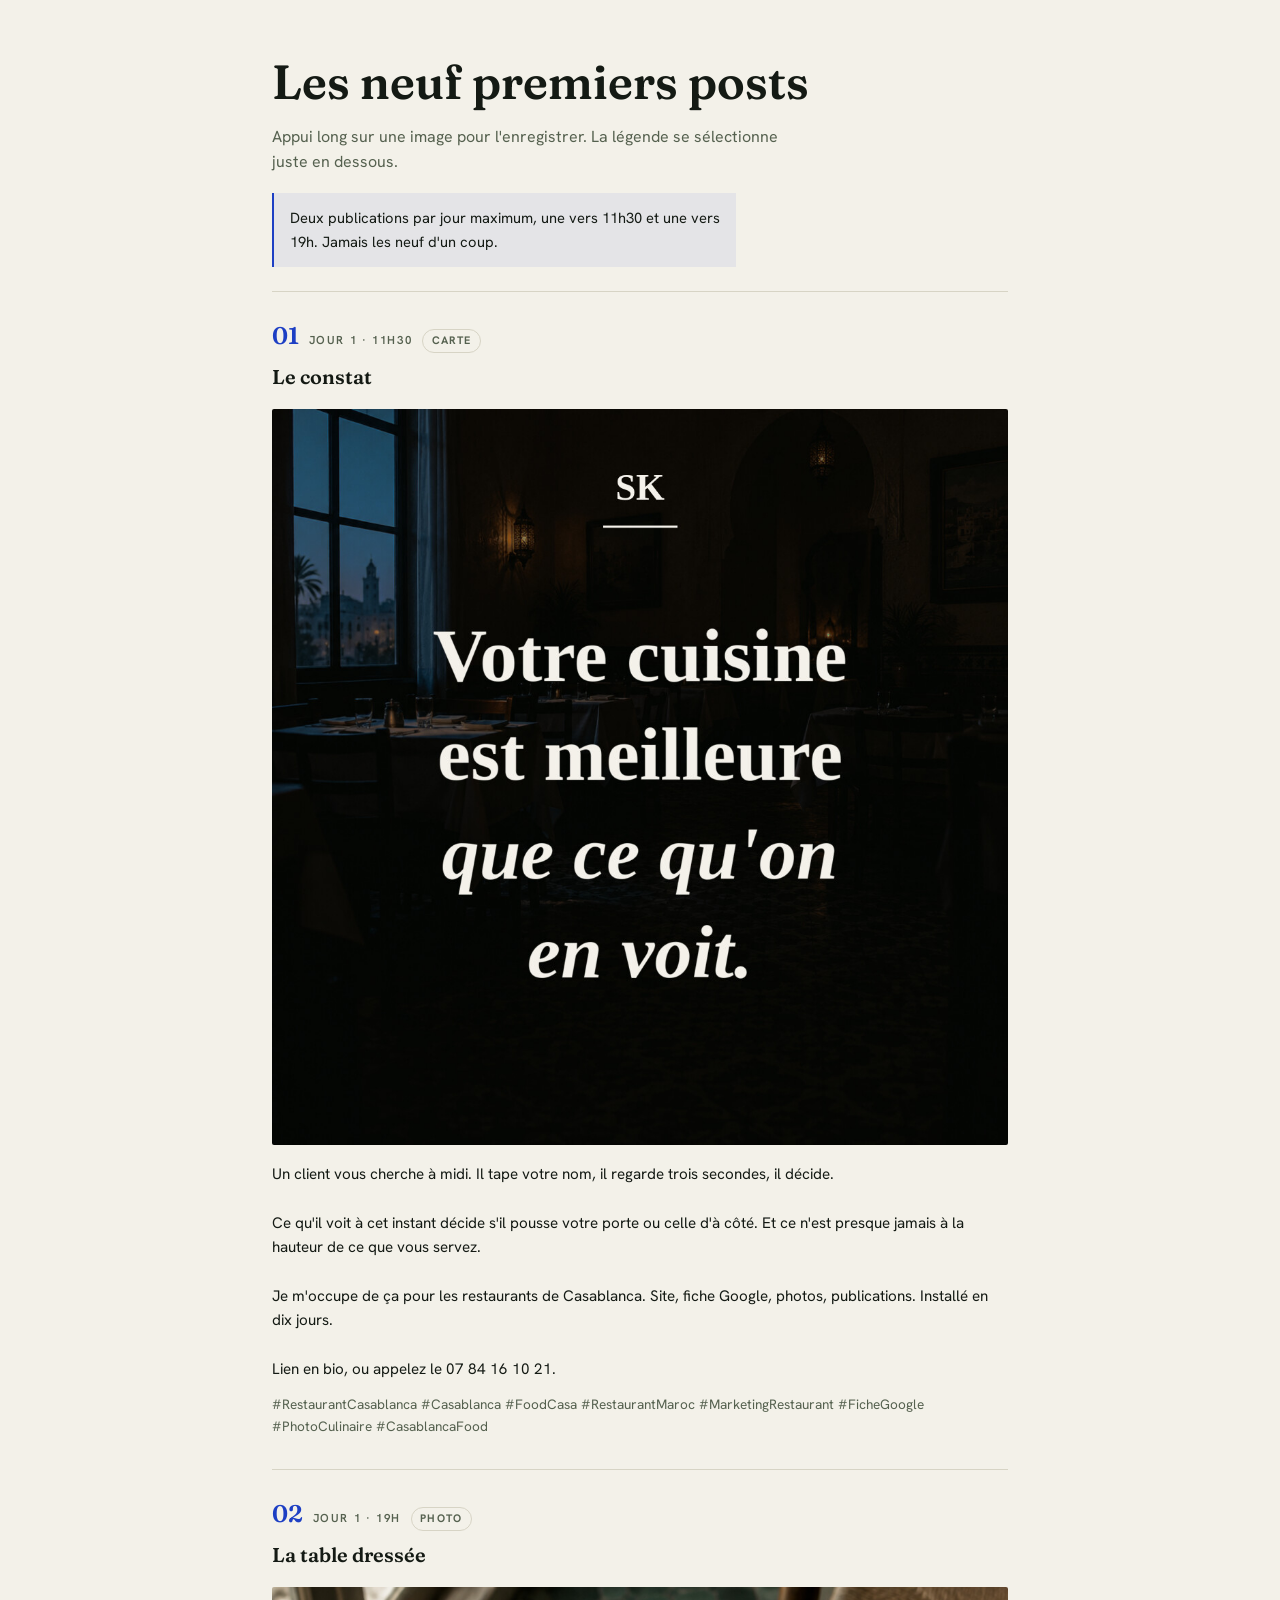
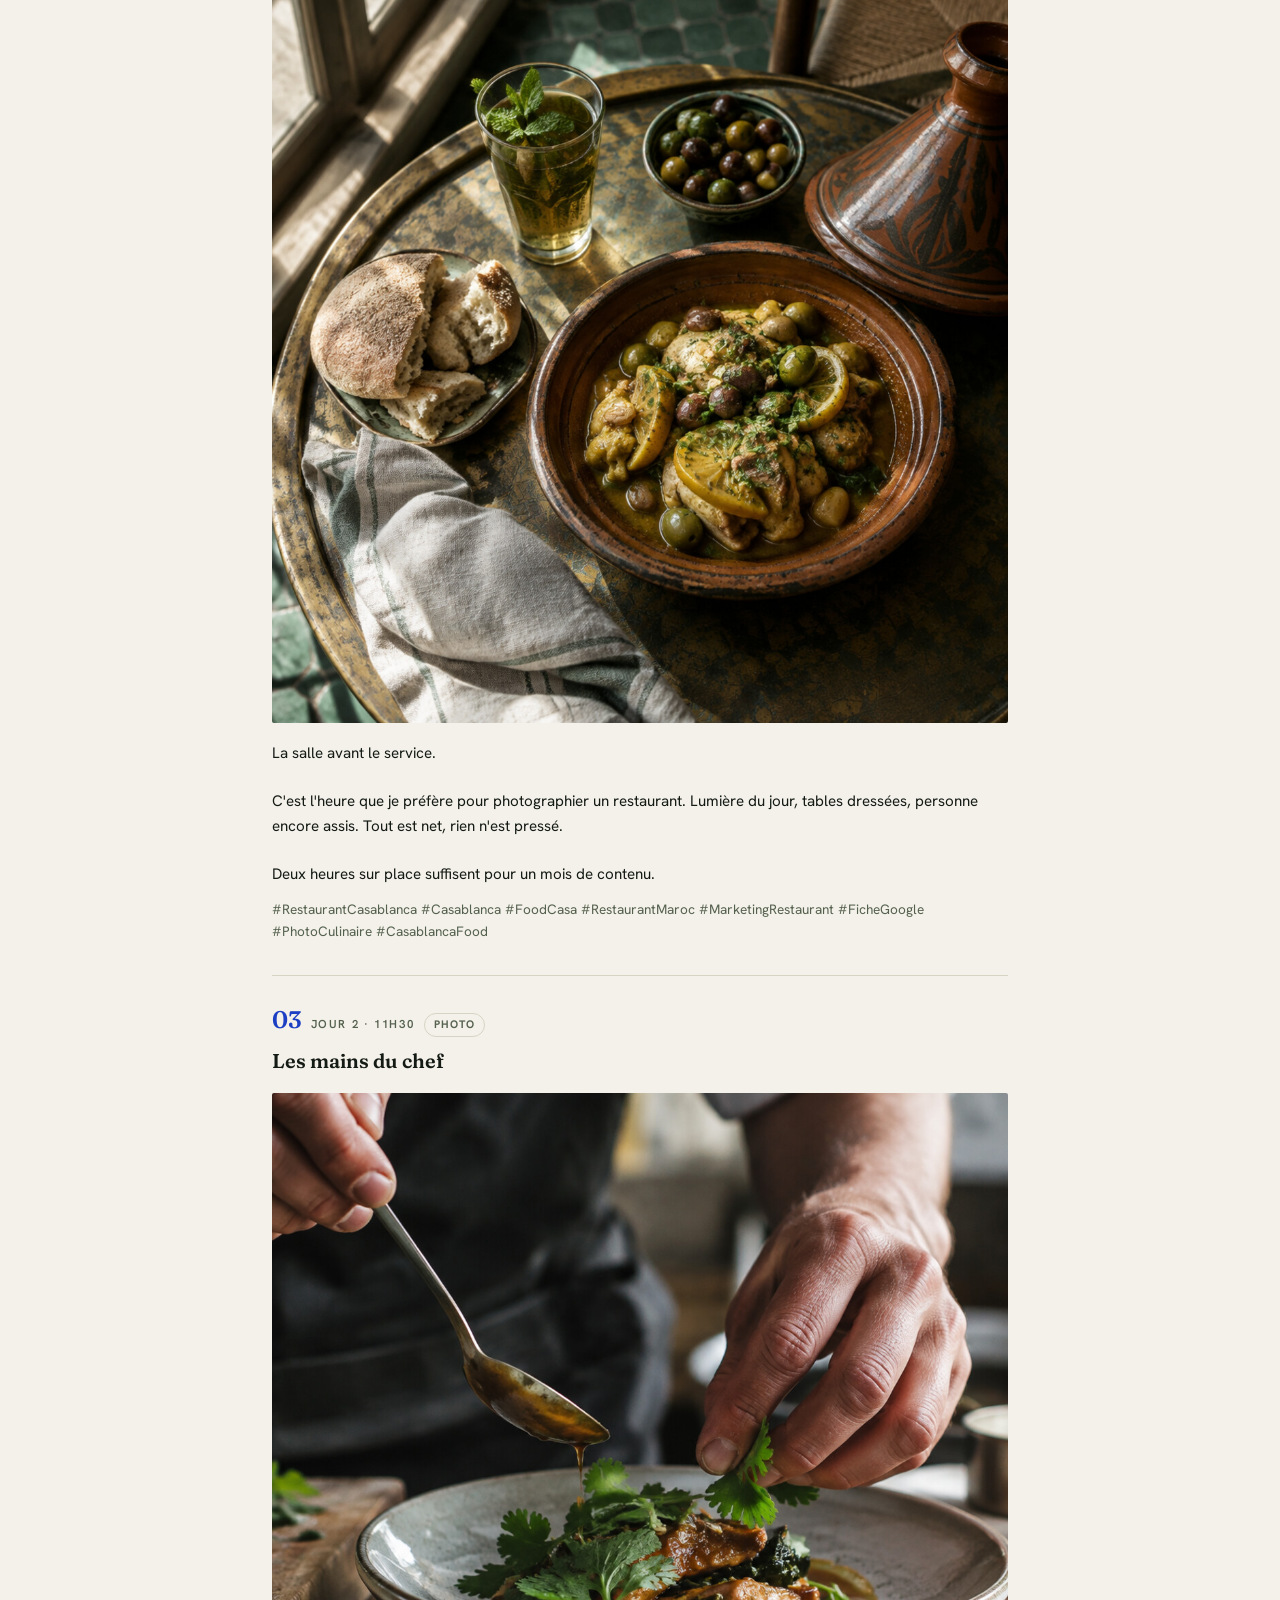
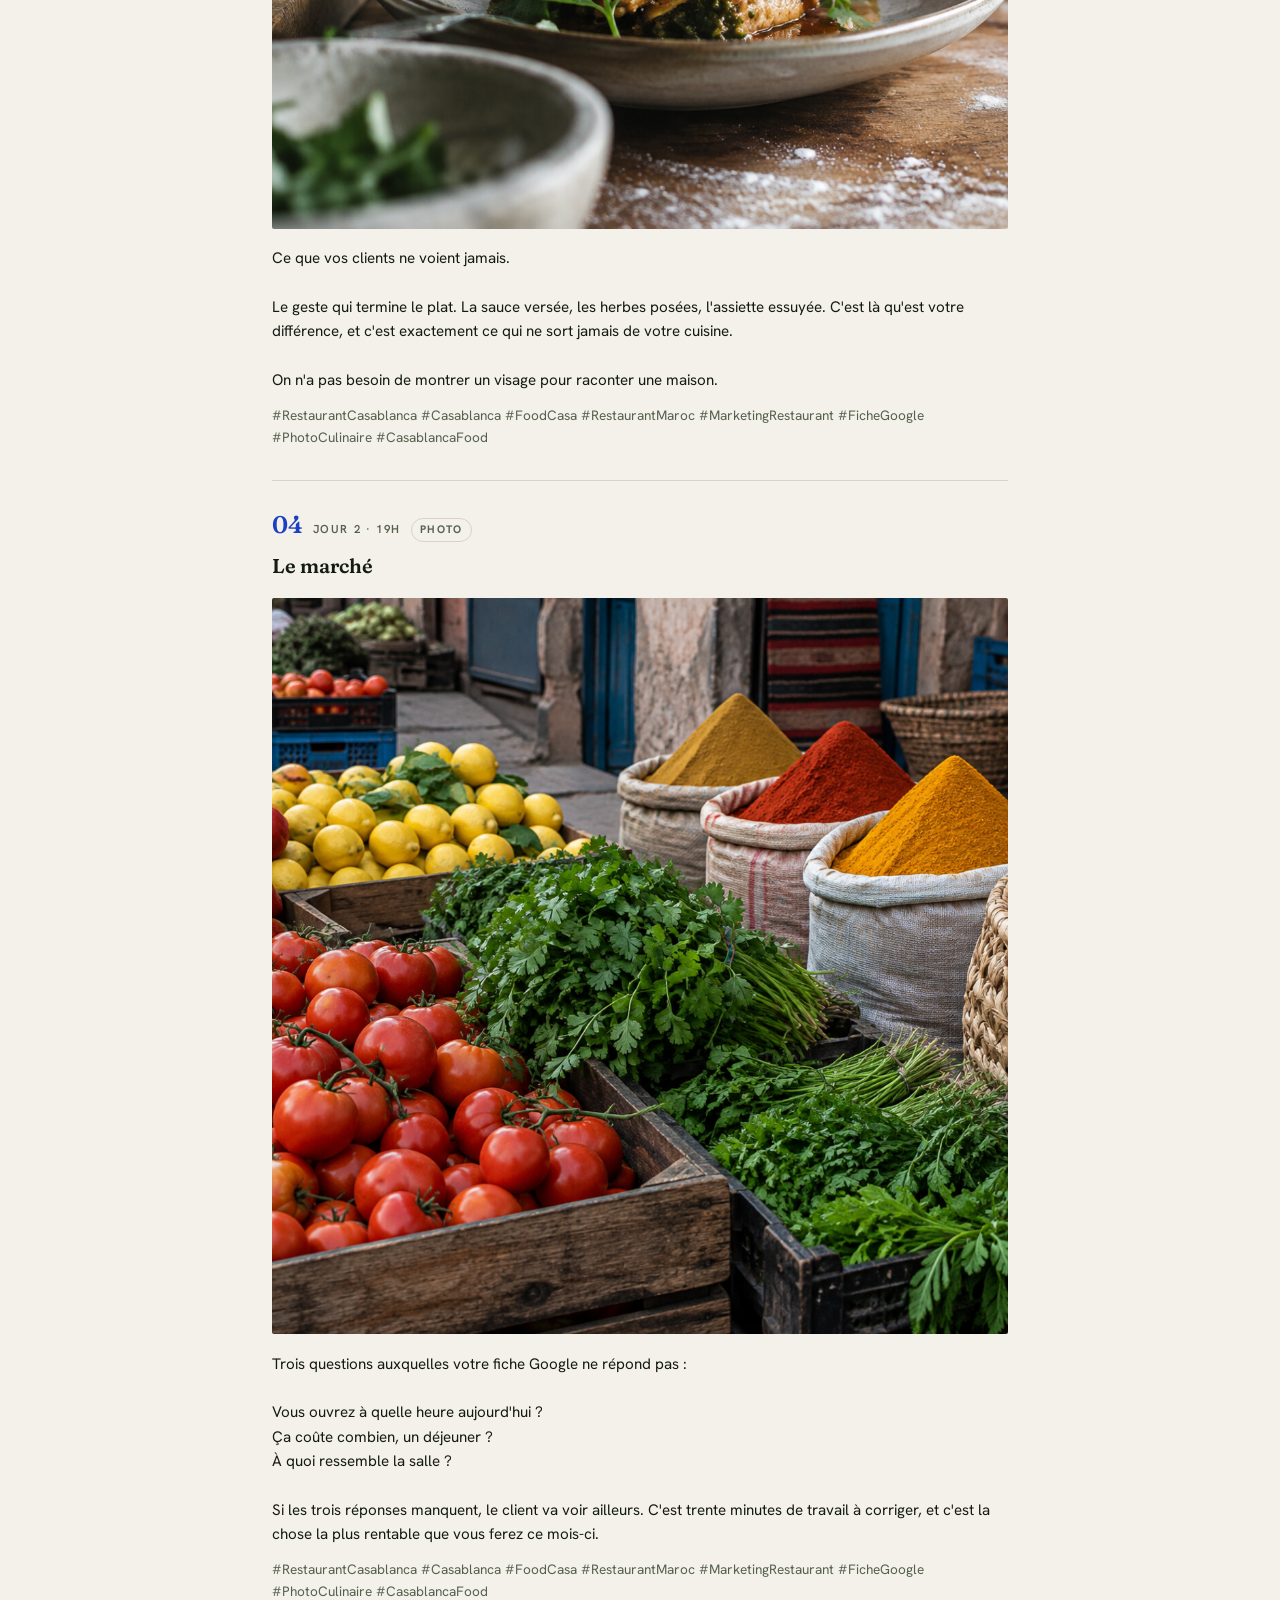
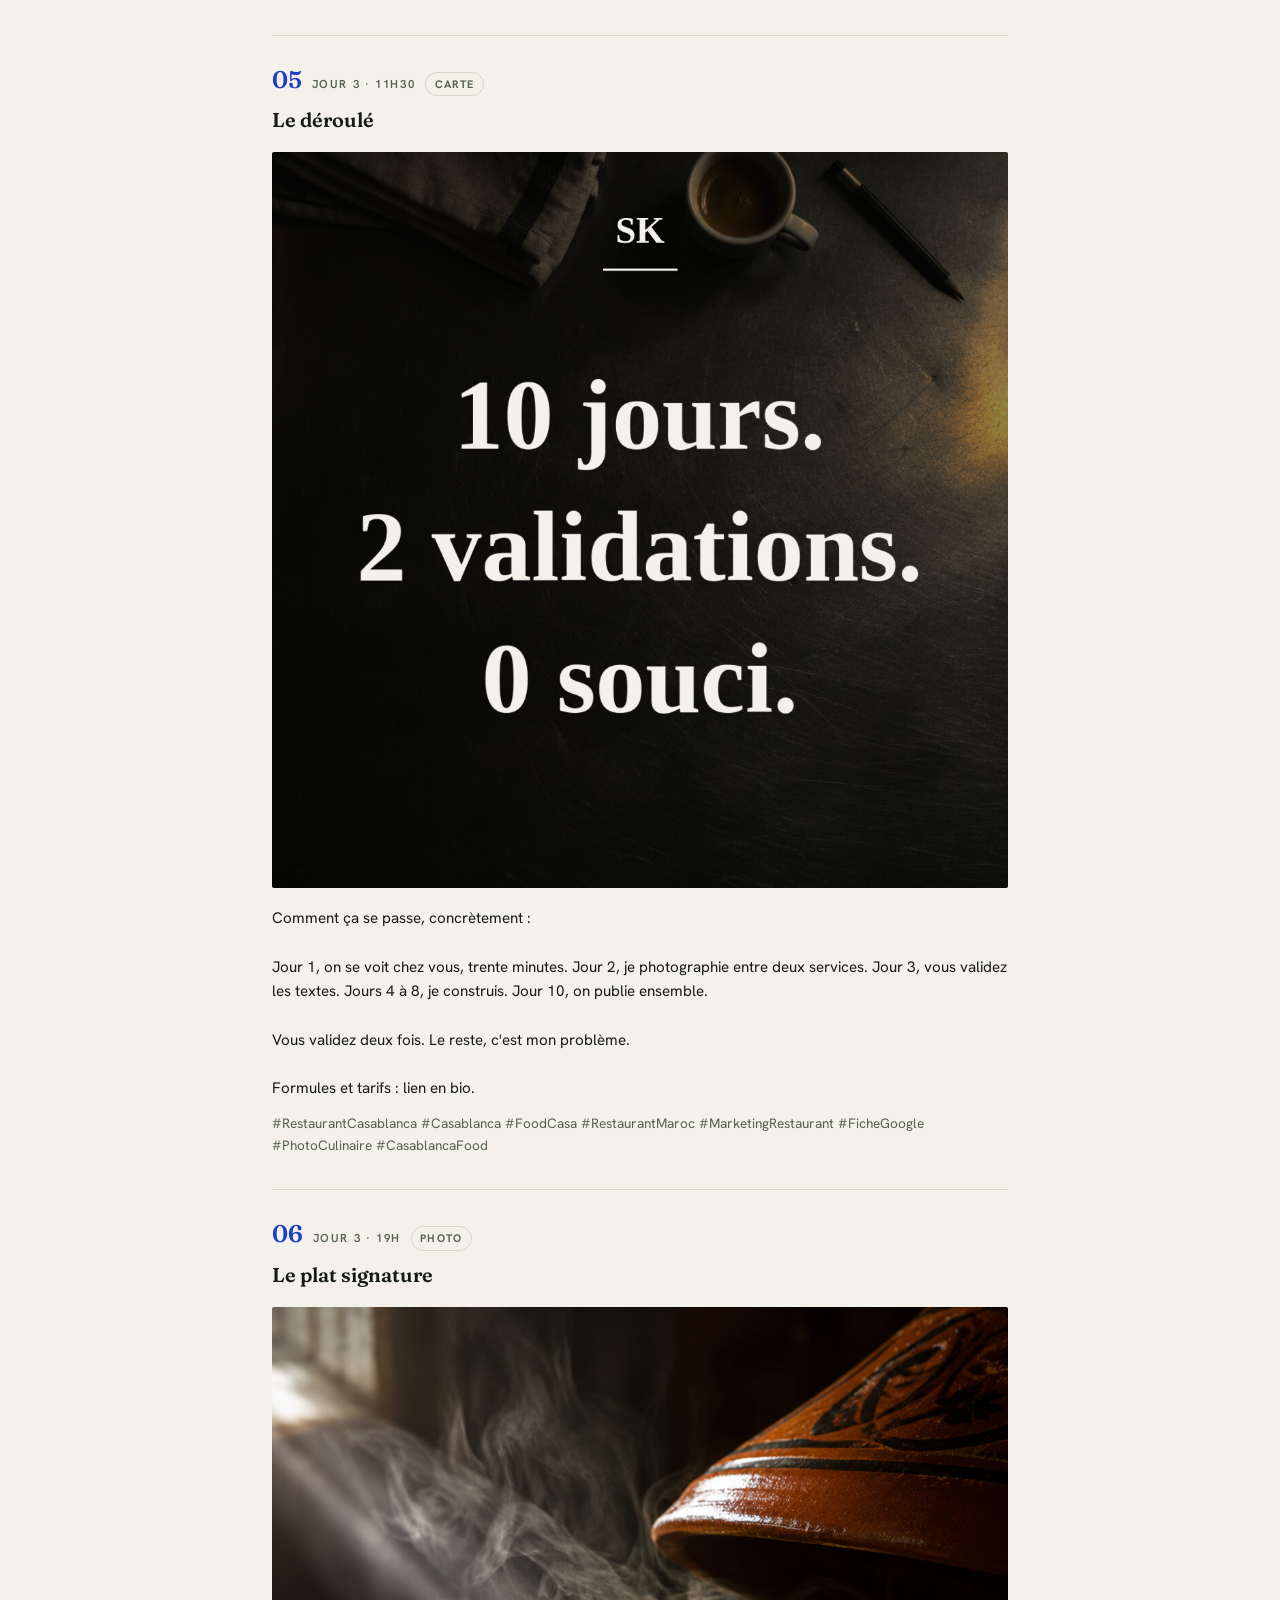
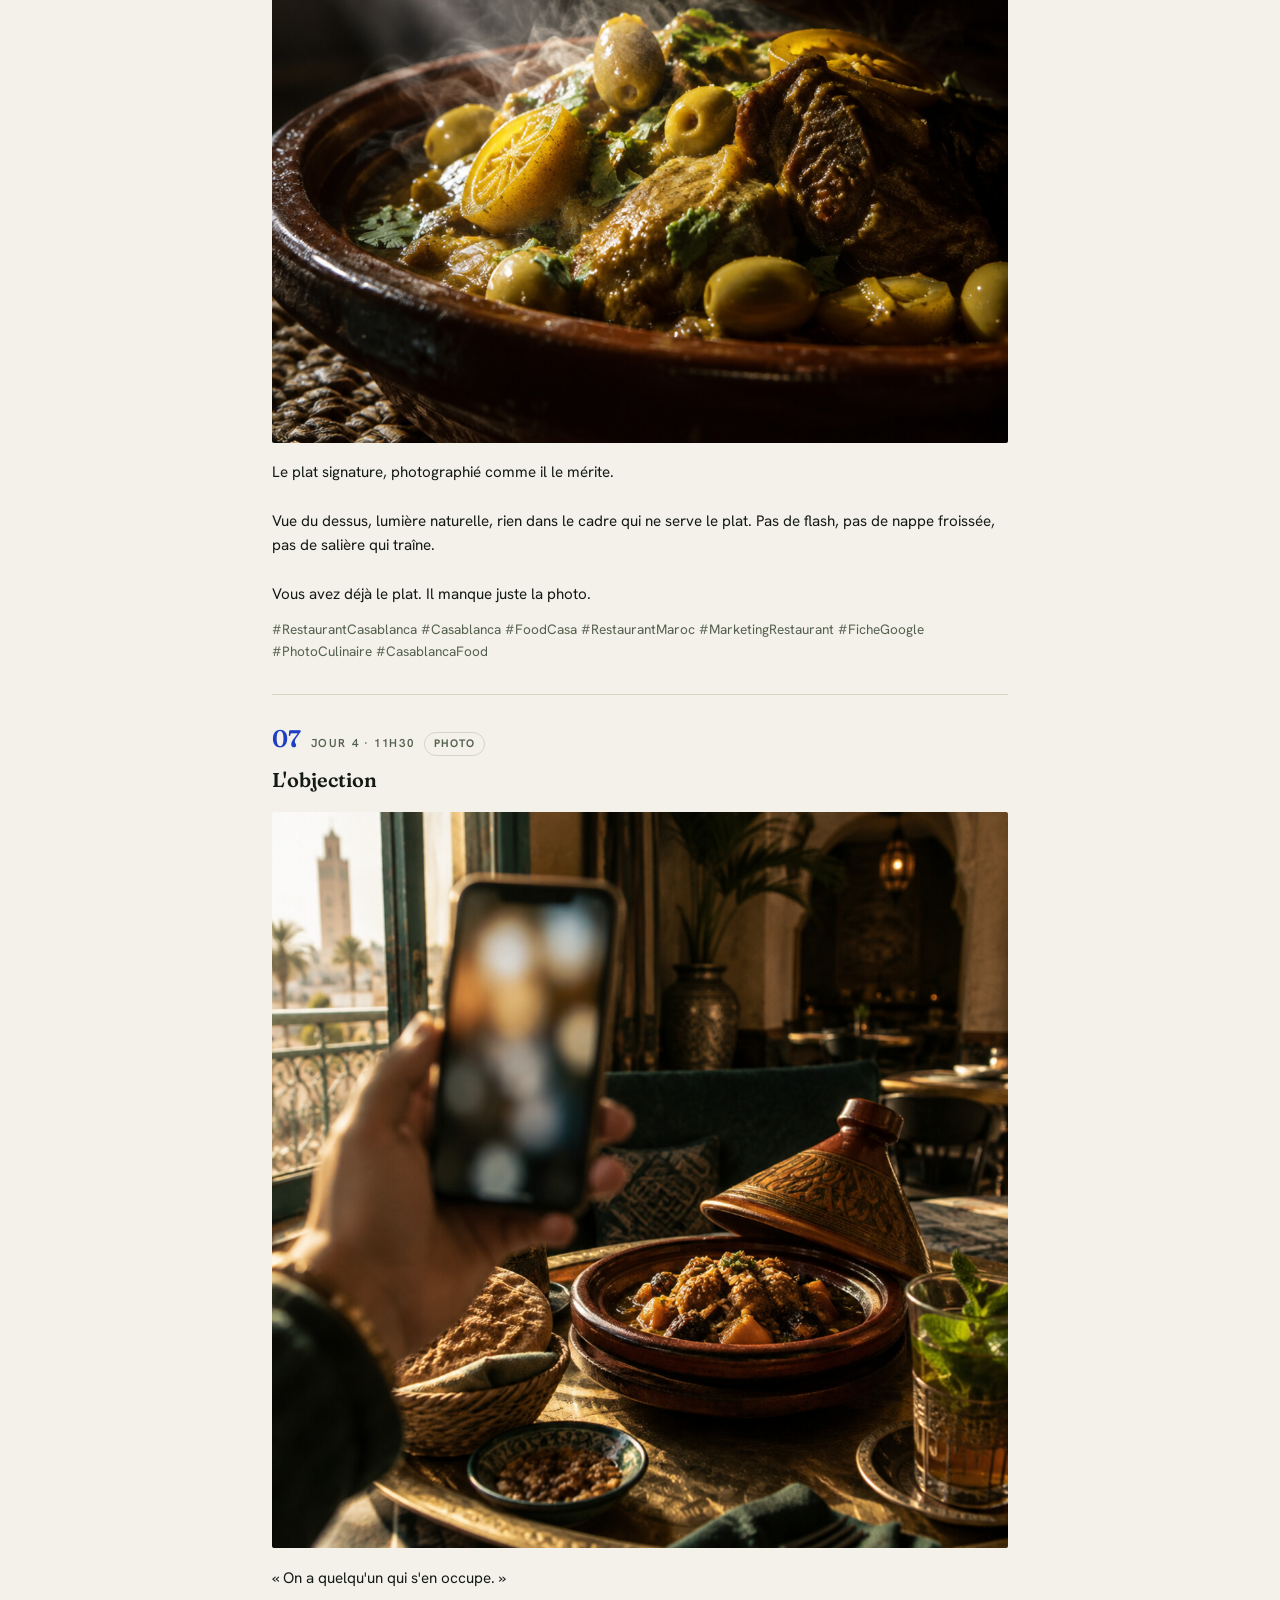
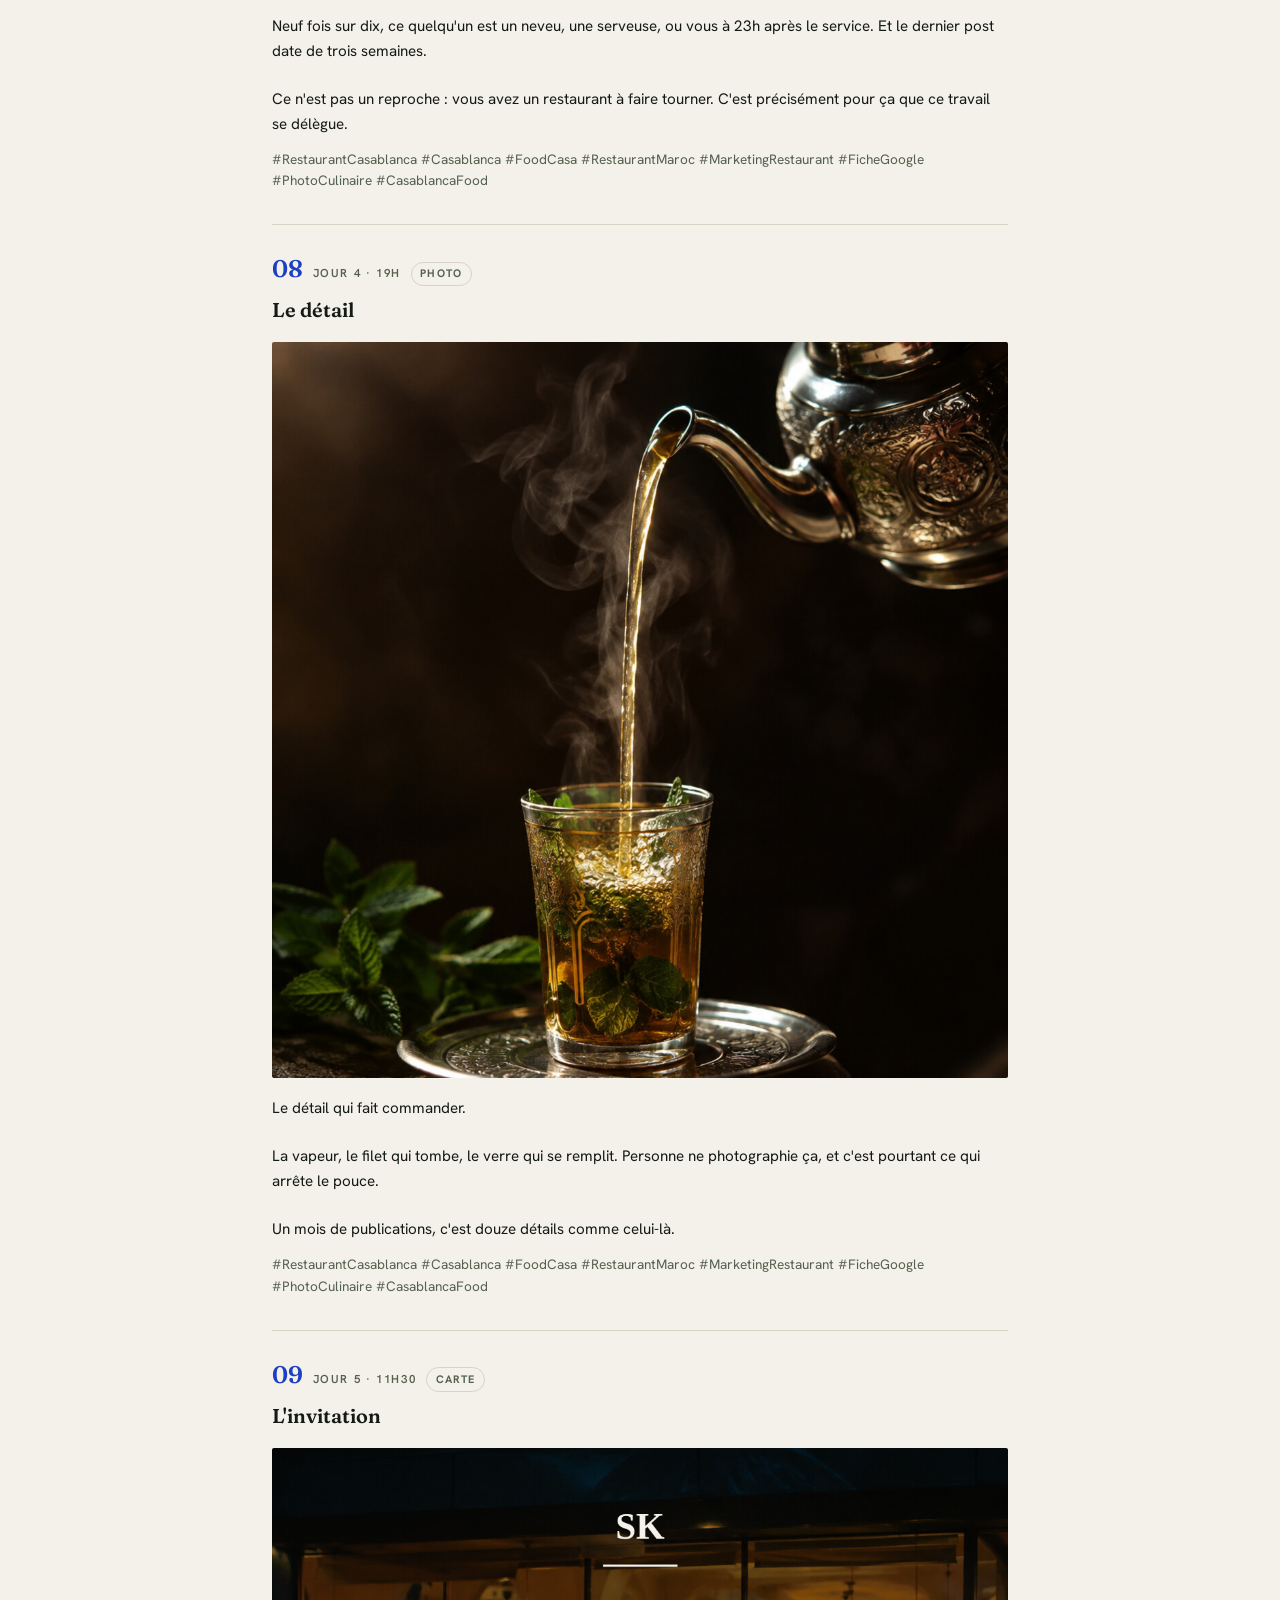
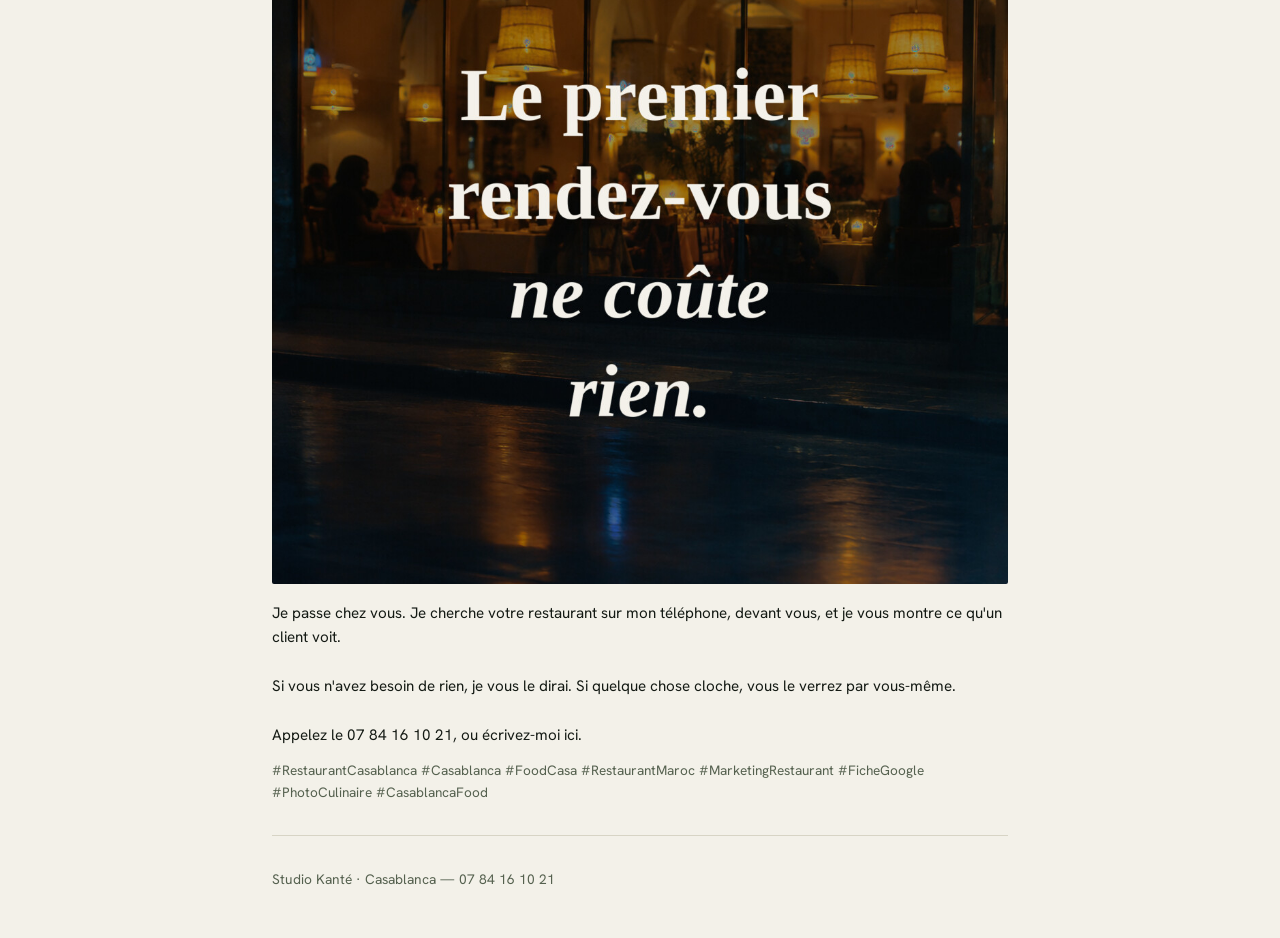
<file: kit.html>
<!DOCTYPE html><html lang="fr"><head><script>(function(){try{var p=location.pathname,n=p.replace(/\.html$/,"").replace(/(.)\/$/,"$1");if(n!==p)history.replaceState(null,"",n+location.search+location.hash)}catch(e){}})();</script><script>window.__hfAuthOrigin="https://auth.higgsfield.app";// Notifications only: browser permissions and iframe policies enforce access.
(function () {
  try {
    if (window.__hfAccessPatched || window.parent === window) return;
    window.__hfAccessPatched = true;
    var viewerOrigin = null;
    var pending = [];
    var reported = {};
    function flush() {
      if (!viewerOrigin || !pending.length) return;
      window.parent.postMessage({
        source: "hf-app-permissions",
        type: "permission-request",
        capabilities: pending.slice()
      }, viewerOrigin);
      pending = [];
    }
    function report(capabilities) {
      capabilities.forEach(function (capability) {
        if (!reported[capability]) {
          reported[capability] = true;
          pending.push(capability);
        }
      });
      flush();
    }
    window.addEventListener("message", function (event) {
      if (event.source !== window.parent || !/^https?:\/\//.test(event.origin)) return;
      if (!event.data || event.data.source !== "hf-app-permissions" || event.data.type !== "init") return;
      viewerOrigin = event.origin;
      try { flush(); } catch (error) { /* Delivery is best-effort. */ }
    });
    function wrap(owner, method, capabilities) {
      // One unavailable or read-only API must not prevent other wrappers installing.
      try {
        if (!owner || typeof owner[method] !== "function") return;
        var original = owner[method];
        owner[method] = function () {
          try {
            report(typeof capabilities === "function" ? capabilities(arguments) : capabilities);
          } catch (error) { /* Preserve native results even if reporting fails. */ }
          return original.apply(this, arguments);
        };
      } catch (error) { /* Some browsers expose non-writable methods. */ }
    }
    function mediaCapabilities(args) {
      var constraints = args[0];
      var capabilities = [];
      if (constraints && constraints.video) capabilities.push("camera");
      if (constraints && constraints.audio) capabilities.push("microphone");
      return capabilities;
    }
    wrap(navigator.mediaDevices, "getUserMedia", mediaCapabilities);
    ["getUserMedia", "webkitGetUserMedia", "mozGetUserMedia"].forEach(function (method) {
      wrap(navigator, method, mediaCapabilities);
    });
    wrap(navigator.mediaDevices, "getDisplayMedia", ["screen"]);
    wrap(navigator.mediaDevices, "enumerateDevices", ["media-devices"]);
    wrap(navigator.mediaDevices, "selectAudioOutput", ["speakers"]);
    ["getCurrentPosition", "watchPosition"].forEach(function (method) {
      wrap(navigator.geolocation, method, ["location"]);
    });
    ["read", "readText"].forEach(function (method) {
      wrap(navigator.clipboard, method, ["clipboard-read"]);
    });
    ["write", "writeText"].forEach(function (method) {
      wrap(navigator.clipboard, method, ["clipboard-write"]);
    });
    wrap(window.Notification, "requestPermission", ["notifications"]);
    wrap(window.PushManager && window.PushManager.prototype, "subscribe", ["notifications"]);
    wrap(navigator.bluetooth, "requestDevice", ["bluetooth"]);
    wrap(navigator.usb, "requestDevice", ["usb"]);
    wrap(navigator.serial, "requestPort", ["serial"]);
    wrap(navigator.hid, "requestDevice", ["hid"]);
    wrap(navigator, "requestMIDIAccess", ["midi"]);
    ["showOpenFilePicker", "showSaveFilePicker", "showDirectoryPicker"].forEach(function (method) {
      wrap(window, method, ["files"]);
    });
    wrap(window.FileSystemHandle && window.FileSystemHandle.prototype, "requestPermission", ["files"]);
    wrap(window.Element && window.Element.prototype, "requestFullscreen", ["fullscreen"]);
    wrap(window.Element && window.Element.prototype, "requestPointerLock", ["pointer-lock"]);
    wrap(navigator.wakeLock, "request", ["wake-lock"]);
    wrap(navigator.storage, "persist", ["persistent-storage"]);
    wrap(navigator.xr, "requestSession", ["xr"]);
    wrap(window.DeviceMotionEvent, "requestPermission", ["motion"]);
    wrap(window.DeviceOrientationEvent, "requestPermission", ["motion"]);
    wrap(window.Sensor && window.Sensor.prototype, "start", ["sensors"]);
    wrap(window.Document && window.Document.prototype, "requestStorageAccess", ["storage-access"]);
    wrap(window.Document && window.Document.prototype, "requestStorageAccessFor", ["storage-access"]);
  } catch (error) {
    // Instrumentation must not prevent the rest of the SDK loading.
  }
})();

/**
 * Approval client SDK — the browser half of the approval flow (paired with
 * approve.html), injected into every app page. A real file, imported as text and
 * bundled at deploy (see injected-sdk.ts + the router wrangler). Runs in the
 * untrusted app page: plain ES5, idempotent (window.__hfPatched), fully
 * try/catch-wrapped, installed inline+synchronous at <head> so it's present
 * before any app code runs.
 *
 * There is exactly ONE approval trigger: window.hf.requestGeneration(model,
 * params, opts). The app calls it on the user's Generate action; the modal is
 * visible exactly while the returned promise is pending. Approve resolves the
 * minted single-use intent id, which the app threads to its server function and
 * the fnf SDK adapter sends as the submit body's confirmation_token; cancel
 * rejects with a DOMException named AbortError (a user choice, not a failure).
 * Enforcement is entirely server-side: the outbound spend gate 403s any
 * POST /jobs/submit that doesn't carry a matching minted approval (see
 * outbound-worker/src/spend-gate.ts), so an app that skips the call gets a
 * self-describing failed submit, never a silent spend. This SDK never inspects
 * request bodies and never opens a modal on its own.
 */
(function () {
  try {
    if (window.__hfPatched) return;
    window.__hfPatched = true;
    var of = window.fetch;
    if (typeof of !== "function") return;
    // Approval surface origin (auth.<zone>, serving the consent page at
    // /approve). Preferred source: the origin the router stamps ahead of this
    // script (injected-sdk.ts) — apps can be served on CUSTOM DOMAINS, where
    // deriving from the page host would fabricate a non-existent
    // auth.<customdomain>. Host derivation stays as the fallback for stale
    // cached HTML that predates the stamp.
    var APPROVE =
      typeof window.__hfAuthOrigin === "string" && window.__hfAuthOrigin.indexOf("https://") === 0
        ? window.__hfAuthOrigin
        : "https://auth." + location.host.split(".").slice(1).join(".");
    window.__hfFetches = window.__hfFetches || [];

    // Single-flight: at most ONE approval modal at a time. A fast double-click (or
    // an app firing two requests) would otherwise open a second scrim+iframe stacked
    // on the first — so a second approve() while one is open returns the in-flight
    // promise instead of opening another modal.
    var openModal = null;

    // The modal is a cross-origin iframe of auth.<zone>/approve: the app cannot
    // read or script it, and WHO may frame the page is pinned server-side by its
    // frame-ancestors. The page itself obtains the authoritative price from fnf
    // before enabling Generate; app-supplied display prices are intentionally
    // ignored. The app DOM can still restyle, shrink or overlay this iframe, and
    // job binding does NOT cover that (a hidden but genuine click on the app's
    // own job is still a click): the page defends itself — Generate arms only
    // after a delay and only while the browser vouches that the card is visible
    // and unoccluded (IntersectionObserver v2); otherwise the commit moves to a
    // top-level popup the app cannot overlay. See approve-ui/src/redress.ts.
    function approve(job) {
      if (openModal) return openModal;
      openModal = new Promise(function (resolve, reject) {
        var grant = null;
        var ready = false;
        var done = false;
        var openedAt = Date.now();

        // Three parent layers so the iframe body can stay fully TRANSPARENT and
        // still show no white edge:
        //  - scrim: full-screen div carrying the blur (backdrop-filter samples the
        //    real app behind it) + a dark tint.
        //  - wrap: a rounded, overflow:hidden div that CLIPS the iframe. The iframe
        //    overlaps the backdrop-filter scrim, so Chromium backs its layer
        //    opaquely; the iframe's OWN border-radius doesn't reliably clip that
        //    layer (leaving white corners), but a parent clip does. So the corners
        //    outside the radius are clipped away → the blurred scrim shows through,
        //    no white ring.
        //  - frame: the iframe, fully transparent, filling wrap. Its page paints
        //    only the card (edge-to-edge, no radius — wrap provides the rounding).
        var scrim = document.createElement("div");
        scrim.style.cssText =
          "position:fixed;inset:0;z-index:2147483646;background:rgba(0,0,0,0.28);" +
          "-webkit-backdrop-filter:blur(12px);backdrop-filter:blur(12px)";
        var wrap = document.createElement("div");
        // opacity:0 until the page reports its height so the modal fades in at its
        // final size (no empty-frame flash, no height re-center / layout shift).
        // Round with clip-path (not just border-radius + overflow): clip-path is
        // applied in the COMPOSITOR, so it clips the cross-origin iframe's own
        // layer edge cleanly. border-radius/overflow only clip the shape and leave
        // the iframe's opaque WHITE base fringing at the rounded corners (the white
        // peek). background = card color as a second line of defense. Both the wrap
        // and the iframe carry the clip; keep 24px in sync with the card radius.
        wrap.style.cssText =
          "position:fixed;left:50%;top:50%;transform:translate(-50%,-50%);" +
          "width:min(400px,calc(100vw - 32px));height:188px;border-radius:24px;overflow:hidden;" +
          "-webkit-clip-path:inset(0 round 24px);clip-path:inset(0 round 24px);" +
          "background:#23262a;opacity:0;transition:opacity 0.12s ease;z-index:2147483647";
        var frame = document.createElement("iframe");
        // referrerPolicy="origin": the page's frame-ancestors admits a registered
        // CUSTOM DOMAIN only when this origin arrives as the Referer (approve.ts).
        frame.referrerPolicy = "origin";
        frame.src = APPROVE + "/approve";
        frame.allowTransparency = "true";
        frame.style.cssText =
          "display:block;width:100%;height:100%;border:0;border-radius:24px;" +
          "-webkit-clip-path:inset(0 round 24px);clip-path:inset(0 round 24px);background:#23262a";
        wrap.appendChild(frame);
        var revealTimer = null;

        function cleanup() {
          if (done) return;
          done = true;
          clearTimeout(revealTimer);
          window.removeEventListener("message", onMessage);
          document.removeEventListener("keydown", onKey, true);
          wrap.remove();
          scrim.remove();
        }

        function beacon(outcome) {
          if (!grant) return;
          try {
            var payload = JSON.stringify({
              grant: grant,
              outcome: outcome,
              ms_open: Date.now() - openedAt,
            });
            var url = APPROVE + "/approve/outcome";
            if (navigator.sendBeacon) {
              navigator.sendBeacon(url, new Blob([payload], { type: "text/plain" }));
            } else {
              of(url, { method: "POST", body: payload, mode: "no-cors", keepalive: true }).catch(
                function () {},
              );
            }
          } catch (e) {}
        }

        // Dismiss = the same "denied" path as the modal's Cancel button, so the
        // caller turns it into an AbortError (a cancel, not a failure).
        function dismiss() {
          if (done) return;
          cleanup();
          beacon("denied");
          var error = new Error("hf: denied");
          error.hfReason = "denied";
          reject(error);
        }

        function onKey(event) {
          if (event.key === "Escape" || event.keyCode === 27) dismiss();
        }

        function sendRequest() {
          if (!ready || !grant || done) return;
          frame.contentWindow.postMessage(
            { source: "hf-approve", type: "request", grant: grant, job: job },
            APPROVE,
          );
        }

        function onMessage(event) {
          if (event.origin !== APPROVE || event.source !== frame.contentWindow) return;
          var data = event.data || {};
          if (data.source !== "hf-approve") return;
          // Size the clip wrapper to the page's reported card height, and reveal
          // ONLY once sized — modal fades in at its final height (no shift/flash).
          if (typeof data.h === "number" && data.h > 0) {
            wrap.style.height = data.h + "px";
            clearTimeout(revealTimer);
            wrap.style.opacity = "1";
          }
          if (data.type === "ready") {
            ready = true;
            sendRequest();
            return;
          }
          if (data.type === "pending") {
            // The decision moved to a top-level consent window (the iframe
            // relays its verdict and reports a closed popup as "denied"). Keep
            // the iframe alive for it: tearing it down on the 120 s deadline
            // orphans the popup — Cancel/Generate there could reach nobody.
            clearTimeout(deadline);
            deadline = setTimeout(onDeadline, 600000);
            return;
          }
          if (data.type !== "result") return;
          cleanup();
          if (data.ok && typeof data.intentId === "string") {
            resolve(data.intentId);
            return;
          }
          beacon("denied");
          var error = new Error("hf: " + (data.reason || "denied"));
          error.hfReason = data.reason || "denied";
          reject(error);
        }

        window.addEventListener("message", onMessage);
        // Close on background (scrim) click and on Escape. The scrim sits behind
        // the card (wrap), so a click on it is a click OUTSIDE the modal. Escape
        // is captured on the parent; the page also handles Escape when focus is
        // inside the iframe (see approve-ui).
        scrim.addEventListener("click", dismiss);
        document.addEventListener("keydown", onKey, true);
        document.documentElement.appendChild(scrim);
        document.documentElement.appendChild(wrap);
        // Fallback: reveal at the default height if the page never reports its
        // size, so the modal is never stuck hidden.
        revealTimer = setTimeout(function () {
          wrap.style.opacity = "1";
        }, 500);

        of("/__auth/approval-grant", { method: "POST" })
          .then(function (r) {
            return r
              .json()
              .catch(function () {
                return {};
              })
              .then(function (b) {
                return { s: r.status, b: b };
              });
          })
          .then(function (x) {
            if (!x.b || !x.b.grant) {
              cleanup();
              reject(
                new Error(
                  x.s === 401 ? "hf: not signed in" : "hf: approval unavailable (" + x.s + ")",
                ),
              );
              return;
            }
            grant = x.b.grant;
            sendRequest();
          })
          .catch(function (error) {
            cleanup();
            reject(error);
          });

        function onDeadline() {
          if (done) return;
          cleanup();
          beacon("timeout");
          reject(new Error("hf: approval timeout"));
        }
        var deadline = setTimeout(onDeadline, 120000);
      });
      // Release the single-flight lock once this approval settles, so the next
      // genuine generation can open a fresh modal.
      var release = function () {
        openModal = null;
      };
      openModal.then(release, release);
      return openModal;
    }

    // Observability-only fetch patch: request log for debugging (__hfFetches +
    // console). No interception, no body inspection, no classification — the
    // approval flow is driven solely by window.hf.requestGeneration.
    window.fetch = function (input, init) {
      try {
        var url = typeof input === "string" ? input : (input && input.url) || String(input);
        var method = (init && init.method) || (input && input.method) || "GET";
        window.__hfFetches.push({ url: url, method: method, ts: Date.now() });
        console.log("[hf-fetch]", method, url);
      } catch (e) {}
      return of.apply(this, arguments);
    };

    // Public SDK. The app contract (see the builder instructions and
    // docs/generation-approval): call this on the Generate action with the SDK
    // WIRE shape of the exact submission (wire.jobSetType + wire.params — the
    // approval is bound server-side to the hash of {job_set_type, params} of the
    // actual submit body), thread the resolved intent id to the server as the
    // confirmation token, and render a cancel quietly. opts.credits is an
    // optional display-only estimate shown in the modal. The id is a token:
    // never logged here, and apps must not log it either.
    window.hf = {
      requestGeneration: function (model, params, opts) {
        // Fail fast on a bad job identity, BEFORE any UI. The approve page
        // (protocol.ts) silently ignores a request whose job_set_type isn't a
        // non-empty string or whose params don't survive structured clone —
        // which would leave the modal stuck on "Waiting for the app…" with no
        // way to reply. A typed rejection shows the app its own bug instead.
        if (typeof model !== "string" || !model) {
          return Promise.reject(
            new TypeError("hf: requestGeneration(model, params) — model must be a non-empty string"),
          );
        }
        if (typeof structuredClone === "function") {
          try {
            structuredClone(params);
          } catch (e) {
            return Promise.reject(
              new TypeError("hf: requestGeneration params must be structured-cloneable (plain JSON)"),
            );
          }
        }
        return approve({ job_set_type: model, params: params }).then(
          function (id) {
            console.log("[hf] approved");
            return id;
          },
          // Cancel → AbortError, per the app contract ("render a quiet cancelled
          // state"). Other failures (not signed in, unavailable, timeout) bubble
          // as-is — those ARE failures.
          function (e) {
            if (e && e.hfReason === "denied") {
              console.log("[hf] cancelled");
              throw new DOMException("Generation cancelled", "AbortError");
            }
            throw e;
          },
        );
      },
    };
  } catch (e) {}
})();
</script><meta charSet="utf-8"/><meta name="viewport" content="width=device-width, initial-scale=1"/><link rel="stylesheet" href="/assets/styles-eKLtZhN-.css" data-precedence="default"/><link rel="stylesheet" href="https://fonts.googleapis.com/css2?family=Fraunces:opsz,wght@9..144,400;9..144,600;9..144,700&amp;family=Hanken+Grotesk:wght@400;500;600;700&amp;display=swap" data-precedence="default"/><title>Kit de publication — Studio Kanté</title><meta name="description" content="Présence en ligne pour les restaurants de Casablanca : site, fiche Google, photos et contenu. Installé en dix jours."/><meta property="og:title" content="Studio Kanté"/><meta property="og:description" content="Présence en ligne pour les restaurants de Casablanca : site, fiche Google, photos et contenu. Installé en dix jours."/><meta property="og:type" content="website"/><meta property="og:locale" content="fr_MA"/><meta name="twitter:card" content="summary_large_image"/><meta property="og:image" content="/assets/cover.webp"/><meta name="twitter:image" content="/assets/cover.webp"/><meta name="robots" content="noindex, nofollow"/><link rel="modulepreload" href="/assets/index-CeODWOzy.js"/><link rel="modulepreload" href="/assets/kit-C7Sg1yb5.js"/><link rel="preconnect" href="https://fonts.googleapis.com"/><link rel="preconnect" href="https://fonts.gstatic.com" crossorigin="anonymous"/><link rel="icon" href="/assets/favicon.png"/></head><body class="sk-body"><!--$--><main class="sk-shell"><header class="kit-head"><h1 class="kit-h1">Les neuf premiers posts</h1><p class="kit-intro">Appui long sur une image pour l&#x27;enregistrer. La légende se sélectionne juste en dessous.</p><p class="kit-rythme">Deux publications par jour maximum, une vers 11h30 et une vers 19h. Jamais les neuf d&#x27;un coup.</p></header><article class="kit-post"><div class="kit-meta"><span class="kit-num">01</span><span class="kit-slot">Jour 1 · 11h30</span><span class="kit-kind">Carte</span></div><h2 class="kit-t">Le constat</h2><img class="kit-img" src="/assets/ig/ig-1.jpg" width="1080" height="1080" alt="Salle de restaurant vide au crépuscule, avec la phrase « Votre cuisine est meilleure que ce qu&#x27;on en voit »" loading="lazy"/><p class="kit-cap">Un client vous cherche à midi. Il tape votre nom, il regarde trois secondes, il décide.

Ce qu&#x27;il voit à cet instant décide s&#x27;il pousse votre porte ou celle d&#x27;à côté. Et ce n&#x27;est presque jamais à la hauteur de ce que vous servez.

Je m&#x27;occupe de ça pour les restaurants de Casablanca. Site, fiche Google, photos, publications. Installé en dix jours.

Lien en bio, ou appelez le 07 84 16 10 21.</p><p class="kit-tags">#RestaurantCasablanca #Casablanca #FoodCasa #RestaurantMaroc #MarketingRestaurant #FicheGoogle #PhotoCulinaire #CasablancaFood</p></article><article class="kit-post"><div class="kit-meta"><span class="kit-num">02</span><span class="kit-slot">Jour 1 · 19h</span><span class="kit-kind">Photo</span></div><h2 class="kit-t">La table dressée</h2><img class="kit-img" src="/assets/ig/ig-2.jpg" width="1080" height="1080" alt="Table dressée vue du dessus : tagine, pain, verre de thé à la menthe" loading="lazy"/><p class="kit-cap">La salle avant le service.

C&#x27;est l&#x27;heure que je préfère pour photographier un restaurant. Lumière du jour, tables dressées, personne encore assis. Tout est net, rien n&#x27;est pressé.

Deux heures sur place suffisent pour un mois de contenu.</p><p class="kit-tags">#RestaurantCasablanca #Casablanca #FoodCasa #RestaurantMaroc #MarketingRestaurant #FicheGoogle #PhotoCulinaire #CasablancaFood</p></article><article class="kit-post"><div class="kit-meta"><span class="kit-num">03</span><span class="kit-slot">Jour 2 · 11h30</span><span class="kit-kind">Photo</span></div><h2 class="kit-t">Les mains du chef</h2><img class="kit-img" src="/assets/ig/ig-3.jpg" width="1080" height="1080" alt="Mains d&#x27;un cuisinier posant des herbes fraîches sur une assiette" loading="lazy"/><p class="kit-cap">Ce que vos clients ne voient jamais.

Le geste qui termine le plat. La sauce versée, les herbes posées, l&#x27;assiette essuyée. C&#x27;est là qu&#x27;est votre différence, et c&#x27;est exactement ce qui ne sort jamais de votre cuisine.

On n&#x27;a pas besoin de montrer un visage pour raconter une maison.</p><p class="kit-tags">#RestaurantCasablanca #Casablanca #FoodCasa #RestaurantMaroc #MarketingRestaurant #FicheGoogle #PhotoCulinaire #CasablancaFood</p></article><article class="kit-post"><div class="kit-meta"><span class="kit-num">04</span><span class="kit-slot">Jour 2 · 19h</span><span class="kit-kind">Photo</span></div><h2 class="kit-t">Le marché</h2><img class="kit-img" src="/assets/ig/ig-4.jpg" width="1080" height="1080" alt="Cagettes de légumes et cônes d&#x27;épices sur un étal de marché au petit matin" loading="lazy"/><p class="kit-cap">Trois questions auxquelles votre fiche Google ne répond pas :

Vous ouvrez à quelle heure aujourd&#x27;hui ?
Ça coûte combien, un déjeuner ?
À quoi ressemble la salle ?

Si les trois réponses manquent, le client va voir ailleurs. C&#x27;est trente minutes de travail à corriger, et c&#x27;est la chose la plus rentable que vous ferez ce mois-ci.</p><p class="kit-tags">#RestaurantCasablanca #Casablanca #FoodCasa #RestaurantMaroc #MarketingRestaurant #FicheGoogle #PhotoCulinaire #CasablancaFood</p></article><article class="kit-post"><div class="kit-meta"><span class="kit-num">05</span><span class="kit-slot">Jour 3 · 11h30</span><span class="kit-kind">Carte</span></div><h2 class="kit-t">Le déroulé</h2><img class="kit-img" src="/assets/ig/ig-5.jpg" width="1080" height="1080" alt="Plan de travail en acier sombre, avec la phrase « 10 jours. 2 validations. 0 souci. »" loading="lazy"/><p class="kit-cap">Comment ça se passe, concrètement :

Jour 1, on se voit chez vous, trente minutes. Jour 2, je photographie entre deux services. Jour 3, vous validez les textes. Jours 4 à 8, je construis. Jour 10, on publie ensemble.

Vous validez deux fois. Le reste, c&#x27;est mon problème.

Formules et tarifs : lien en bio.</p><p class="kit-tags">#RestaurantCasablanca #Casablanca #FoodCasa #RestaurantMaroc #MarketingRestaurant #FicheGoogle #PhotoCulinaire #CasablancaFood</p></article><article class="kit-post"><div class="kit-meta"><span class="kit-num">06</span><span class="kit-slot">Jour 3 · 19h</span><span class="kit-kind">Photo</span></div><h2 class="kit-t">Le plat signature</h2><img class="kit-img" src="/assets/ig/ig-6.jpg" width="1080" height="1080" alt="Tagine d&#x27;agneau au moment où le couvercle se lève, vapeur visible" loading="lazy"/><p class="kit-cap">Le plat signature, photographié comme il le mérite.

Vue du dessus, lumière naturelle, rien dans le cadre qui ne serve le plat. Pas de flash, pas de nappe froissée, pas de salière qui traîne.

Vous avez déjà le plat. Il manque juste la photo.</p><p class="kit-tags">#RestaurantCasablanca #Casablanca #FoodCasa #RestaurantMaroc #MarketingRestaurant #FicheGoogle #PhotoCulinaire #CasablancaFood</p></article><article class="kit-post"><div class="kit-meta"><span class="kit-num">07</span><span class="kit-slot">Jour 4 · 11h30</span><span class="kit-kind">Photo</span></div><h2 class="kit-t">L&#x27;objection</h2><img class="kit-img" src="/assets/ig/ig-7.jpg" width="1080" height="1080" alt="Main tenant un téléphone au-dessus d&#x27;une table de restaurant" loading="lazy"/><p class="kit-cap">« On a quelqu&#x27;un qui s&#x27;en occupe. »

Neuf fois sur dix, ce quelqu&#x27;un est un neveu, une serveuse, ou vous à 23h après le service. Et le dernier post date de trois semaines.

Ce n&#x27;est pas un reproche : vous avez un restaurant à faire tourner. C&#x27;est précisément pour ça que ce travail se délègue.</p><p class="kit-tags">#RestaurantCasablanca #Casablanca #FoodCasa #RestaurantMaroc #MarketingRestaurant #FicheGoogle #PhotoCulinaire #CasablancaFood</p></article><article class="kit-post"><div class="kit-meta"><span class="kit-num">08</span><span class="kit-slot">Jour 4 · 19h</span><span class="kit-kind">Photo</span></div><h2 class="kit-t">Le détail</h2><img class="kit-img" src="/assets/ig/ig-8.jpg" width="1080" height="1080" alt="Thé à la menthe versé en filet dans un verre décoré, vapeur visible" loading="lazy"/><p class="kit-cap">Le détail qui fait commander.

La vapeur, le filet qui tombe, le verre qui se remplit. Personne ne photographie ça, et c&#x27;est pourtant ce qui arrête le pouce.

Un mois de publications, c&#x27;est douze détails comme celui-là.</p><p class="kit-tags">#RestaurantCasablanca #Casablanca #FoodCasa #RestaurantMaroc #MarketingRestaurant #FicheGoogle #PhotoCulinaire #CasablancaFood</p></article><article class="kit-post"><div class="kit-meta"><span class="kit-num">09</span><span class="kit-slot">Jour 5 · 11h30</span><span class="kit-kind">Carte</span></div><h2 class="kit-t">L&#x27;invitation</h2><img class="kit-img" src="/assets/ig/ig-9.jpg" width="1080" height="1080" alt="Devanture de restaurant éclairée vue de la rue, avec la phrase « Le premier rendez-vous ne coûte rien »" loading="lazy"/><p class="kit-cap">Je passe chez vous. Je cherche votre restaurant sur mon téléphone, devant vous, et je vous montre ce qu&#x27;un client voit.

Si vous n&#x27;avez besoin de rien, je vous le dirai. Si quelque chose cloche, vous le verrez par vous-même.

Appelez le 07 84 16 10 21, ou écrivez-moi ici.</p><p class="kit-tags">#RestaurantCasablanca #Casablanca #FoodCasa #RestaurantMaroc #MarketingRestaurant #FicheGoogle #PhotoCulinaire #CasablancaFood</p></article><footer class="kit-foot">Studio Kanté · Casablanca — 07 84 16 10 21</footer></main><script>(function(a,f){let l;try{l=JSON.parse(sessionStorage.getItem(a)||"{}")}catch{return}const n=l?.[f||history.state?.__TSR_key];let c=!1;for(const t in n){const e=n[t],o=e?.scrollX,s=e?.scrollY;if(Number.isFinite(o)&&Number.isFinite(s)){if(t==="window")scrollTo(o,s),c=!0;else if(t)try{const r=document.querySelector(t);r&&(r.scrollLeft=o,r.scrollTop=s)}catch{}}}if(c)return;const i=location.hash.slice(1);if(i){const t=history.state?.__hashScrollIntoViewOptions??!0;if(t){const e=document.getElementById(i);e&&e.scrollIntoView(t)}return}scrollTo(0,0)})("tsr-scroll-restoration-v1_3");document.currentScript.remove()</script><!--/$--><script class="$tsr" id="$tsr-stream-barrier">(self.$R=self.$R||{})["tsr"]=[];self.$_TSR={h(){this.hydrated=!0,this.c()},e(){this.streamEnded=!0,this.c()},c(){this.hydrated&&this.streamEnded&&(delete self.$_TSR,delete self.$R.tsr)},p(e){this.initialized?e():this.buffer.push(e)},buffer:[]};$_TSR.router=($R=>$R[0]={manifest:$R[1]={routes:$R[2]={__root__:$R[3]={preloads:$R[4]=["/assets/index-CeODWOzy.js"],scripts:$R[5]=[$R[6]={attrs:$R[7]={type:"module",async:!0,src:"/assets/index-CeODWOzy.js"}}]},"/kit":$R[8]={preloads:$R[9]=["/assets/kit-C7Sg1yb5.js"]}}},matches:$R[10]=[$R[11]={i:"__root__ ",u:1791128134559,s:"success",ssr:!0},$R[12]={i:" kit kit",u:1791128134559,s:"success",ssr:!0}],lastMatchId:" kit kit"})($R["tsr"]);$_TSR.e();document.currentScript.remove()</script><script type="module" async="" src="/assets/index-CeODWOzy.js"></script></body></html>
</file>
<file: assets/styles-eKLtZhN-.css>
@layer properties{@supports (((-webkit-hyphens:none)) and (not (margin-trim:inline))) or ((-moz-orient:inline) and (not (color:rgb(from red r g b)))){*,:before,:after,::backdrop{--tw-shadow:0 0 #0000;--tw-shadow-color:initial;--tw-shadow-alpha:100%;--tw-inset-shadow:0 0 #0000;--tw-inset-shadow-color:initial;--tw-inset-shadow-alpha:100%;--tw-ring-color:initial;--tw-ring-shadow:0 0 #0000;--tw-inset-ring-color:initial;--tw-inset-ring-shadow:0 0 #0000;--tw-ring-inset:initial;--tw-ring-offset-width:0px;--tw-ring-offset-color:#fff;--tw-ring-offset-shadow:0 0 #0000;--tw-translate-x:0;--tw-translate-y:0;--tw-translate-z:0;--tw-rotate-x:initial;--tw-rotate-y:initial;--tw-rotate-z:initial;--tw-skew-x:initial;--tw-skew-y:initial;--tw-space-y-reverse:0;--tw-space-x-reverse:0;--tw-border-style:solid;--tw-gradient-position:initial;--tw-gradient-from:#0000;--tw-gradient-via:#0000;--tw-gradient-to:#0000;--tw-gradient-stops:initial;--tw-gradient-via-stops:initial;--tw-gradient-from-position:0%;--tw-gradient-via-position:50%;--tw-gradient-to-position:100%;--tw-leading:initial;--tw-font-weight:initial;--tw-tracking:initial;--tw-ordinal:initial;--tw-slashed-zero:initial;--tw-numeric-figure:initial;--tw-numeric-spacing:initial;--tw-numeric-fraction:initial;--tw-outline-style:solid;--tw-blur:initial;--tw-brightness:initial;--tw-contrast:initial;--tw-grayscale:initial;--tw-hue-rotate:initial;--tw-invert:initial;--tw-opacity:initial;--tw-saturate:initial;--tw-sepia:initial;--tw-drop-shadow:initial;--tw-drop-shadow-color:initial;--tw-drop-shadow-alpha:100%;--tw-drop-shadow-size:initial;--tw-backdrop-blur:initial;--tw-backdrop-brightness:initial;--tw-backdrop-contrast:initial;--tw-backdrop-grayscale:initial;--tw-backdrop-hue-rotate:initial;--tw-backdrop-invert:initial;--tw-backdrop-opacity:initial;--tw-backdrop-saturate:initial;--tw-backdrop-sepia:initial;--tw-duration:initial;--tw-ease:initial;--tw-content:"";--tw-scale-x:1;--tw-scale-y:1;--tw-scale-z:1;--tw-animation-delay:0s;--tw-animation-direction:normal;--tw-animation-duration:initial;--tw-animation-fill-mode:none;--tw-animation-iteration-count:1;--tw-enter-blur:0;--tw-enter-opacity:1;--tw-enter-rotate:0;--tw-enter-scale:1;--tw-enter-translate-x:0;--tw-enter-translate-y:0;--tw-exit-blur:0;--tw-exit-opacity:1;--tw-exit-rotate:0;--tw-exit-scale:1;--tw-exit-translate-x:0;--tw-exit-translate-y:0}}}@layer reset;@layer theme{:root,:host{--font-sans:ui-sans-serif, system-ui, sans-serif, "Apple Color Emoji", "Segoe UI Emoji", "Segoe UI Symbol", "Noto Color Emoji";--font-mono:ui-monospace, SFMono-Regular, Menlo, Monaco, Consolas, "Liberation Mono", "Courier New", monospace;--color-black:#000;--color-white:#fff;--spacing:.25rem;--container-sm:24rem;--container-md:28rem;--container-lg:32rem;--container-7xl:80rem;--text-xs:.75rem;--text-xs--line-height:calc(1 / .75);--text-sm:.875rem;--text-sm--line-height:calc(1.25 / .875);--text-base:1rem;--text-base--line-height: 1.5 ;--text-lg:1.125rem;--text-lg--line-height:calc(1.75 / 1.125);--text-2xl:1.5rem;--text-2xl--line-height:calc(2 / 1.5);--font-weight-normal:400;--font-weight-medium:500;--font-weight-semibold:600;--font-weight-bold:700;--tracking-tight:-.025em;--tracking-widest:.1em;--leading-relaxed:1.625;--ease-out:cubic-bezier(0, 0, .2, 1);--ease-in-out:cubic-bezier(.4, 0, .2, 1);--animate-pulse:pulse 2s cubic-bezier(.4, 0, .6, 1) infinite;--blur-sm:8px;--blur-md:12px;--blur-3xl:64px;--aspect-video:16 / 9;--default-transition-duration:.15s;--default-transition-timing-function:cubic-bezier(.4, 0, .2, 1);--default-font-family:var(--font-sans);--default-mono-font-family:var(--font-mono);--border-width-q-hairline:var(--hf-border-width-hairline);--border-width-q-thin:var(--hf-border-width-thin);--border-width-q-medium:var(--hf-border-width-medium);--border-width-q-thick:var(--hf-border-width-thick);--radius-q-0:var(--hf-radius-0);--radius-q-100:var(--hf-radius-100);--radius-q-150:var(--hf-radius-150);--radius-q-200:var(--hf-radius-200);--radius-q-250:var(--hf-radius-250);--radius-q-300:var(--hf-radius-300);--radius-q-400:var(--hf-radius-400);--radius-q-500:var(--hf-radius-500);--radius-q-600:var(--hf-radius-600);--radius-q-full:var(--hf-radius-full);--spacing-q-100:var(--hf-space-100);--spacing-q-150:var(--hf-space-150);--spacing-q-200:var(--hf-space-200);--spacing-q-500:var(--hf-space-500);--spacing-q-600:var(--hf-space-600);--spacing-q-800:var(--hf-space-800);--spacing-q-1000:var(--hf-space-1000);--spacing-q-1200:var(--hf-space-1200);--spacing-q-1400:var(--hf-space-1400);--z-index-q-modal:var(--hf-z-index-modal);--size-q-icon-xs:var(--hf-icon-xs);--opacity-q-disabled:var(--hf-opacity-disabled);--color-border:var(--hf-color-border-default)}}@layer base{*,:after,:before,::backdrop{box-sizing:border-box;border:0 solid;margin:0;padding:0}::file-selector-button{box-sizing:border-box;border:0 solid;margin:0;padding:0}html,:host{-webkit-text-size-adjust:100%;tab-size:4;line-height:1.5;font-family:var(--default-font-family,ui-sans-serif, system-ui, sans-serif, "Apple Color Emoji", "Segoe UI Emoji", "Segoe UI Symbol", "Noto Color Emoji");font-feature-settings:var(--default-font-feature-settings,normal);font-variation-settings:var(--default-font-variation-settings,normal);-webkit-tap-highlight-color:transparent}hr{height:0;color:inherit;border-top-width:1px}abbr:where([title]){-webkit-text-decoration:underline dotted;text-decoration:underline dotted}h1,h2,h3,h4,h5,h6{font-size:inherit;font-weight:inherit}a{color:inherit;-webkit-text-decoration:inherit;text-decoration:inherit}b,strong{font-weight:bolder}code,kbd,samp,pre{font-family:var(--default-mono-font-family,ui-monospace, SFMono-Regular, Menlo, Monaco, Consolas, "Liberation Mono", "Courier New", monospace);font-feature-settings:var(--default-mono-font-feature-settings,normal);font-variation-settings:var(--default-mono-font-variation-settings,normal);font-size:1em}small{font-size:80%}sub,sup{vertical-align:baseline;font-size:75%;line-height:0;position:relative}sub{bottom:-.25em}sup{top:-.5em}table{text-indent:0;border-color:inherit;border-collapse:collapse}:-moz-focusring{outline:auto}progress{vertical-align:baseline}summary{display:list-item}ol,ul,menu{list-style:none}img,svg,video,canvas,audio,iframe,embed,object{vertical-align:middle;display:block}img,video{max-width:100%;height:auto}button,input,select,optgroup,textarea{font:inherit;font-feature-settings:inherit;font-variation-settings:inherit;letter-spacing:inherit;color:inherit;opacity:1;background-color:#0000;border-radius:0}::file-selector-button{font:inherit;font-feature-settings:inherit;font-variation-settings:inherit;letter-spacing:inherit;color:inherit;opacity:1;background-color:#0000;border-radius:0}:where(select:is([multiple],[size])) optgroup{font-weight:bolder}:where(select:is([multiple],[size])) optgroup option{padding-inline-start:20px}::file-selector-button{margin-inline-end:4px}::placeholder{opacity:1}@supports (not ((-webkit-appearance:-apple-pay-button))) or (contain-intrinsic-size:1px){::placeholder{color:currentColor}@supports (color:color-mix(in lab,red,red)){::placeholder{color:color-mix(in oklab,currentcolor 50%,transparent)}}}textarea{resize:vertical}::-webkit-search-decoration{-webkit-appearance:none}::-webkit-date-and-time-value{min-height:1lh;text-align:inherit}::-webkit-datetime-edit{display:inline-flex}::-webkit-datetime-edit-fields-wrapper{padding:0}::-webkit-datetime-edit{padding-block:0}::-webkit-datetime-edit-year-field{padding-block:0}::-webkit-datetime-edit-month-field{padding-block:0}::-webkit-datetime-edit-day-field{padding-block:0}::-webkit-datetime-edit-hour-field{padding-block:0}::-webkit-datetime-edit-minute-field{padding-block:0}::-webkit-datetime-edit-second-field{padding-block:0}::-webkit-datetime-edit-millisecond-field{padding-block:0}::-webkit-datetime-edit-meridiem-field{padding-block:0}::-webkit-calendar-picker-indicator{line-height:1}:-moz-ui-invalid{box-shadow:none}button,input:where([type=button],[type=reset],[type=submit]){appearance:button}::file-selector-button{appearance:button}::-webkit-inner-spin-button{height:auto}::-webkit-outer-spin-button{height:auto}[hidden]:where(:not([hidden=until-found])){display:none!important}html{background-color:var(--hf-color-background-primary);color:var(--hf-color-text-primary);color-scheme:dark}body{background-color:var(--hf-color-background-primary);min-height:100vh;color:var(--hf-color-text-primary);font-family:var(--hf-type-family-secondary)}*{border-color:var(--hf-color-border-default)}}@layer components;@layer utilities{.q-dot-glow{position:relative}.q-dot-glow:before{content:"";inset:var(--hf-space-0);z-index:-1;border-radius:var(--hf-radius-full);filter:blur(var(--hf-space-050));pointer-events:none;will-change:transform,opacity;background-color:currentColor;animation:2.4s ease-in-out infinite q-dot-glow;position:absolute}.q-dot-pulse{position:relative}.q-dot-pulse:before,.q-dot-pulse:after{content:"";inset:var(--hf-space-0);z-index:-1;border-radius:var(--hf-radius-full);pointer-events:none;will-change:transform,opacity;animation:q-dot-pulse 2s var(--hf-ease-out) infinite;background-color:currentColor;position:absolute}.q-dot-pulse:after{animation-delay:var(--hf-duration-1000)}.q-vault-viewport{inset:var(--hf-space-0);z-index:var(--hf-z-index-modal);pointer-events:none;position:fixed}.q-vault-viewport>*{pointer-events:auto}.q-generation-card-generating{inset:var(--hf-space-0);border-radius:inherit;pointer-events:none;position:absolute;overflow:hidden}.q-icon-tile-gradient{border:var(--hf-border-width-thin) solid #c5c5c53d;color:#fff;box-shadow:0 4px 2px #00000014,inset 0 2px 4px #ffffff3d}.q-icon-tile-gradient:before,.q-icon-tile-gradient:after{content:"";pointer-events:none;position:absolute;inset:0}.q-icon-tile-gradient:before{mix-blend-mode:overlay;background-image:linear-gradient(#fff3,#0000)}.q-icon-tile-gradient:after{mix-blend-mode:hard-light;background-image:linear-gradient(#ffffff52,#0000)}.q-prompt-box-upload-filled:after{content:"";background-image:linear-gradient(to top,var(--hf-color-transparent-dark-60),transparent 60%);pointer-events:none;position:absolute;inset:0}.q-glass{--q-glass-blur:var(--hf-space-1000);--q-glass-saturate:1.6;--q-glass-radius:var(--hf-radius-600);--q-glass-sheen-height:50%;--q-glass-sheen-color:var(--hf-color-transparent-light-15);box-sizing:border-box;min-width:var(--hf-space-0);isolation:isolate;border-radius:var(--q-glass-radius);background-color:var(--hf-color-background-glass);color:var(--hf-color-text-primary);-webkit-backdrop-filter:blur(var(--q-glass-blur)) saturate(var(--q-glass-saturate));backdrop-filter:blur(var(--q-glass-blur)) saturate(var(--q-glass-saturate));box-shadow:inset var(--hf-border-width-thin) var(--hf-border-width-thin) var(--hf-space-0) var(--hf-color-transparent-light-20),inset calc(-1 * var(--hf-border-width-thin)) calc(-1 * var(--hf-border-width-thin)) var(--hf-space-0) var(--hf-color-transparent-dark-15);transition-property:box-shadow,transform,background-color;transition-duration:var(--hf-duration-normal);transition-timing-function:var(--hf-ease-out);flex-direction:column;display:flex;position:relative;overflow:clip}.q-glass:before{content:"";inset-block-start:var(--hf-space-0);inset-inline:var(--hf-space-0);height:var(--q-glass-sheen-height);pointer-events:none;z-index:-1;background-image:linear-gradient(to bottom,var(--q-glass-sheen-color),transparent);position:absolute}.q-sonner-viewport{z-index:var(--hf-z-index-toast);width:min(var(--q-sonner-width),calc(100vw - var(--hf-space-800)));pointer-events:none;position:fixed}.q-sonner-viewport>*{pointer-events:auto}.q-sonner-viewport[data-position$=-right]{right:var(--hf-space-400)}.q-sonner-viewport[data-position$=-left]{left:var(--hf-space-400)}.q-sonner-viewport[data-position$=-center]{left:50%;transform:translate(-50%)}.q-sonner-viewport[data-position^=top]{top:var(--hf-space-400)}.q-sonner-viewport[data-position^=bottom]{bottom:var(--hf-space-400)}.q-tabs-indicator{box-sizing:border-box;bottom:auto;left:var(--active-tab-left);pointer-events:none;top:var(--active-tab-top);transition-duration:var(--q-tabs-transition-duration);transition-property:background,background-color,border-color,border-radius,box-shadow,height,left,top,width;transition-timing-function:var(--q-tabs-transition-ease);will-change:height,left,top,width;z-index:0;position:absolute}.q-vault{z-index:var(--hf-z-index-modal);background-color:var(--hf-color-background-glass);-webkit-backdrop-filter:blur(var(--hf-space-1000));backdrop-filter:blur(var(--hf-space-1000));border:var(--hf-border-width-thin) solid var(--hf-color-border-subtle);color:var(--hf-color-text-primary);box-shadow:inset 0 var(--hf-space-050) 3px var(--hf-color-transparent-light-05),0 var(--hf-space-100) var(--hf-space-600) calc(-1 * var(--hf-space-200)) var(--hf-color-transparent-dark-15);transition:transform calc(var(--hf-duration-400) * var(--drawer-swipe-strength,1)) var(--hf-ease-emphasized);flex-direction:column;display:flex;position:fixed}.q-vault[data-swiping]{transition:none}.q-vault:after{content:"";background-color:var(--hf-color-background-glass);-webkit-backdrop-filter:blur(var(--hf-space-1000));backdrop-filter:blur(var(--hf-space-1000));pointer-events:none;position:absolute}.q-prompt-box-generate{justify-content:center;align-self:stretch;align-items:center;gap:var(--hf-space-150);width:var(--q-prompt-box-generate-width);padding:var(--hf-space-500) var(--hf-space-500) var(--hf-space-600);border-radius:var(--hf-radius-300);color:var(--hf-color-text-inverse);cursor:pointer;background-image:linear-gradient(191deg,#ffff1400 12.7%,#ffff14 75.8%),linear-gradient(90deg,#d1fe17 0% 100%);outline:none;flex-direction:column;flex-shrink:0;transition-property:filter,box-shadow;display:flex;position:relative;overflow:clip;box-shadow:inset 0 -3px #00000052,0 32px 24px #00000026,0 6px 4px #00000040}.q-prompt-box-generate:hover{filter:brightness(1.04)}.q-prompt-box-generate:focus-visible{box-shadow:0 0 0 var(--hf-border-width-thick) var(--hf-color-background-primary),0 0 0 var(--hf-space-100) var(--hf-color-border-focus)}.q-prompt-box-generate:disabled,.q-prompt-box-generate[data-disabled]{pointer-events:none;opacity:var(--hf-opacity-disabled)}.q-media-overlay{justify-content:center;align-items:center;gap:var(--hf-space-200);pointer-events:none;display:flex;position:absolute}.q-media-overlay>*{pointer-events:auto}.q-nav-positioner{z-index:var(--hf-z-index-popover)}.q-nav-positioner[data-anchor-hidden]{opacity:0;pointer-events:none}.q-media-card-action{align-items:center;gap:var(--hf-space-150);height:var(--hf-space-700);padding:var(--hf-space-150) var(--hf-space-250);border:var(--hf-border-width-thin) solid var(--hf-color-border-default);border-radius:var(--hf-radius-250);background-color:var(--hf-color-transparent-dark-30);-webkit-backdrop-filter:blur(var(--hf-space-300));backdrop-filter:blur(var(--hf-space-300));color:var(--hf-color-text-primary);box-shadow:var(--hf-shadow-sheen),0 var(--hf-space-050) var(--hf-space-100) 0 var(--hf-color-transparent-dark-12);cursor:pointer;white-space:nowrap;font-family:var(--hf-type-family-secondary);font-size:var(--hf-type-size-100);font-weight:var(--hf-type-weight-semi-bold);line-height:var(--hf-type-line-height-300);letter-spacing:var(--hf-type-letter-spacing-none);outline:none;transition-property:background-color,background-image,border-color,box-shadow;display:inline-flex}.q-media-card-action:focus-visible{box-shadow:0 0 0 var(--hf-border-width-thick) var(--hf-color-background-primary),0 0 0 var(--hf-space-100) var(--hf-color-border-focus)}.q-media-card-action:hover{background-image:linear-gradient(var(--hf-color-transparent-light-20),var(--hf-color-transparent-light-20))}.q-media-card-action:disabled{pointer-events:none;opacity:var(--hf-opacity-disabled)}.q-media-card-action svg{width:var(--hf-icon-sm);height:var(--hf-icon-sm);flex-shrink:0}.q-prompt-box-mode{justify-content:center;align-items:center;gap:var(--hf-space-100);width:100%;height:3.125rem;padding:var(--hf-space-150) var(--hf-space-300);border-radius:var(--hf-radius-400);color:var(--hf-color-text-secondary);cursor:pointer;background-color:#0000;outline:none;flex-direction:column;transition-property:background-color,background-image,color,box-shadow;display:flex}.q-prompt-box-mode:hover{background-image:linear-gradient(var(--hf-color-overlay-hover),var(--hf-color-overlay-hover))}.q-prompt-box-mode:focus-visible{box-shadow:0 0 0 var(--hf-border-width-thick) var(--hf-color-background-primary),0 0 0 var(--hf-space-100) var(--hf-color-border-focus)}.q-prompt-box-mode:disabled,.q-prompt-box-mode[data-disabled]{pointer-events:none;opacity:var(--hf-opacity-disabled)}.q-prompt-box-pill{justify-content:center;align-items:center;gap:var(--hf-space-100);height:1.75rem;padding-inline:var(--hf-space-200);border-radius:var(--hf-radius-200);background-color:var(--hf-color-transparent-light-05);color:var(--hf-color-text-primary);cursor:pointer;font-family:var(--hf-type-family-secondary);font-size:var(--hf-type-size-100);font-weight:var(--hf-type-weight-medium);line-height:var(--hf-type-line-height-300);letter-spacing:var(--hf-type-letter-spacing-none);outline:none;flex-shrink:0;transition-property:background-color,background-image,box-shadow;display:inline-flex}.q-prompt-box-pill:hover{background-image:linear-gradient(var(--hf-color-overlay-hover),var(--hf-color-overlay-hover))}.q-prompt-box-pill:focus-visible{box-shadow:0 0 0 var(--hf-border-width-thick) var(--hf-color-background-primary),0 0 0 var(--hf-space-100) var(--hf-color-border-focus)}.q-prompt-box-pill[data-popup-open]{background-image:linear-gradient(var(--hf-color-overlay-hover),var(--hf-color-overlay-hover))}.q-prompt-box-pill:disabled,.q-prompt-box-pill[data-disabled]{pointer-events:none;opacity:var(--hf-opacity-disabled)}.q-setting-trigger{align-items:center;gap:var(--hf-space-200);width:100%;min-width:var(--hf-space-0);padding:var(--hf-space-200) var(--hf-space-300);border:var(--hf-border-width-thin) solid var(--hf-color-border-subtle);border-radius:var(--hf-radius-300);background-color:var(--hf-color-overlay-dim-soft);text-align:start;cursor:pointer;outline:none;transition-property:background-color,background-image,border-color,box-shadow;display:flex}.q-setting-trigger:hover{background-image:linear-gradient(var(--hf-color-overlay-hover),var(--hf-color-overlay-hover))}.q-setting-trigger:focus-visible{box-shadow:0 0 0 var(--hf-border-width-thick) var(--hf-color-background-primary),0 0 0 var(--hf-space-100) var(--hf-color-border-focus)}.q-setting-trigger:disabled,.q-setting-trigger[data-disabled]{pointer-events:none;opacity:var(--hf-opacity-disabled)}.q-button{text-align:center;text-overflow:ellipsis;white-space:nowrap;-webkit-user-select:none;user-select:none;cursor:pointer;--tw-outline-style:none;max-width:100%;transition-property:color,background-color,background-image,border-color,box-shadow;transition-timing-function:var(--tw-ease,var(--default-transition-timing-function));transition-duration:var(--tw-duration,var(--default-transition-duration));outline-style:none;grid-auto-flow:column;place-content:center;align-items:center;display:inline-grid;overflow:hidden}.q-button:focus-visible{box-shadow:0 0 0 var(--hf-border-width-thick) var(--hf-color-background-primary),0 0 0 var(--hf-space-100) var(--hf-color-border-focus)}.q-button:disabled{pointer-events:none;opacity:.5}.q-toggle{cursor:pointer;border-radius:var(--radius-q-300);color:var(--hf-color-text-secondary);--tw-outline-style:none;-webkit-user-select:none;user-select:none;transition-property:color,background-color,border-color,outline-color,text-decoration-color,fill,stroke,--tw-gradient-from,--tw-gradient-via,--tw-gradient-to;transition-timing-function:var(--tw-ease,var(--default-transition-timing-function));transition-duration:var(--tw-duration,var(--default-transition-duration));background-color:#0000;outline-style:none;flex-shrink:0;justify-content:center;align-items:center;display:inline-flex}.q-toggle:hover{background-color:var(--hf-color-overlay-hover)}.q-toggle[data-pressed]{background-color:var(--q-tint)}@supports (color:color-mix(in lab,red,red)){.q-toggle[data-pressed]{background-color:color-mix(in oklch,var(--q-tint) 10%,transparent)}}.q-toggle[data-pressed]{color:var(--q-tint)}.q-toggle:focus-visible{--tw-ring-shadow:var(--tw-ring-inset,) 0 0 0 calc(2px + var(--tw-ring-offset-width)) var(--tw-ring-color,currentcolor);box-shadow:var(--tw-inset-shadow),var(--tw-inset-ring-shadow),var(--tw-ring-offset-shadow),var(--tw-ring-shadow),var(--tw-shadow);--tw-ring-color:var(--q-tint)}@supports (color:color-mix(in lab,red,red)){.q-toggle:focus-visible{--tw-ring-color:color-mix(in oklch, var(--q-tint) 40%, transparent)}}.q-toggle[data-disabled]{pointer-events:none;opacity:var(--opacity-q-disabled)}.q-nav-item{align-items:center;gap:var(--hf-space-100);padding:var(--hf-space-100) var(--hf-space-200);border-radius:var(--hf-radius-200);color:var(--hf-color-text-tertiary);font-family:var(--hf-type-family-secondary);font-size:var(--hf-type-size-200);font-weight:var(--hf-type-weight-medium);line-height:var(--hf-type-line-height-500);letter-spacing:var(--hf-type-letter-spacing-loose);white-space:nowrap;cursor:pointer;-webkit-user-select:none;user-select:none;transition:background-color var(--hf-duration-150) ease,color var(--hf-duration-150) ease;background-color:#0000;text-decoration:none;display:inline-flex}.q-nav-item:hover,.q-nav-item[data-popup-open]{background-color:var(--hf-color-overlay-hover);color:var(--hf-color-text-primary)}.q-nav-item[data-active],.q-nav-item[aria-current=page]{color:var(--hf-color-text-primary)}.q-nav-item[data-disabled]{color:var(--hf-color-text-disabled);pointer-events:none}.pointer-events-auto{pointer-events:auto}.pointer-events-none{pointer-events:none}.collapse{visibility:collapse}.invisible{visibility:hidden}.visible{visibility:visible}.q-sidebar-collaborator-avatar{z-index:2;border-radius:var(--hf-radius-full);width:1.125rem;height:1.125rem;flex:none;margin-inline-end:calc(-1 * var(--hf-space-050));display:inline-flex;position:relative;overflow:hidden}.q-sidebar-collaborator-avatar>img{object-fit:cover;width:122.22%;height:122.22%;position:absolute;inset:-11.11%}.q-modal-backdrop{inset:var(--hf-space-0);z-index:var(--hf-z-index-overlay);background-color:var(--hf-color-overlay-scrim);transition-property:opacity;transition-duration:var(--hf-duration-normal);transition-timing-function:var(--hf-ease-out);position:fixed}.q-modal-backdrop[data-starting-style],.q-modal-backdrop[data-ending-style]{opacity:0}.q-vault-backdrop{inset:var(--hf-space-0);z-index:var(--hf-z-index-overlay);background-color:var(--hf-color-overlay-scrim);opacity:calc(1 - var(--drawer-swipe-progress,0));transition:opacity var(--hf-duration-400) var(--hf-ease-emphasized);position:fixed}.q-vault-backdrop[data-starting-style],.q-vault-backdrop[data-ending-style]{opacity:0}.q-sidebar-project-thumb{width:var(--hf-space-600);height:var(--hf-space-600);border-radius:var(--hf-radius-200);color:var(--hf-color-icon-secondary);flex:none;justify-content:center;align-items:center;display:inline-flex;position:relative;overflow:visible}.q-sidebar-project-thumb>img,.q-sidebar-project-thumb>.q-sidebar-project-thumb-fallback{inset:var(--hf-space-0);border-radius:inherit;background-color:var(--hf-color-transparent-light-05);object-fit:cover;width:100%;height:100%;box-shadow:0 var(--hf-space-050) var(--hf-border-width-medium) calc(-1 * var(--hf-space-050)) var(--hf-color-shadow-sm),inset 0 var(--hf-space-050) var(--hf-space-150) var(--hf-space-0) var(--hf-color-transparent-light-15);-webkit-backdrop-filter:blur(var(--hf-space-300));backdrop-filter:blur(var(--hf-space-300));justify-content:center;align-items:center;display:inline-flex;position:absolute;overflow:hidden}.q-sidebar-project-thumb svg{width:var(--hf-space-600);height:var(--hf-space-600)}.q-media-fallback{justify-content:center;align-items:center;gap:var(--hf-space-200);padding:var(--hf-space-400);background-color:var(--hf-color-background-elevated-start);color:var(--hf-color-text-tertiary);text-align:center;flex-direction:column;display:flex;position:absolute;inset:0}.q-progress-center{inset:var(--hf-space-0);color:var(--hf-color-text-primary);font-family:var(--hf-type-family-secondary);font-size:var(--hf-type-size-100);font-weight:var(--hf-type-weight-medium);line-height:var(--hf-type-line-height-300);letter-spacing:var(--hf-type-letter-spacing-none);place-items:center;display:grid;position:absolute}.q-prompt-box-upload-media{object-fit:cover;width:100%;height:100%;position:absolute;inset:0}.q-command-detail-scroll{inset:var(--hf-space-0);overscroll-behavior:contain;padding:var(--hf-space-300);position:absolute;overflow-y:auto}.q-generation-card-glow{background-image:radial-gradient(120% 100% at 50% 0%,var(--hf-color-brand-primary) 0%,var(--hf-color-brand-primary) 38%,transparent 72%);height:45%;position:absolute;inset-block-start:0;inset-inline:0}@supports (color:color-mix(in lab,red,red)){.q-generation-card-glow{background-image:radial-gradient(120% 100% at 50% 0%,color-mix(in oklab,var(--hf-color-brand-primary) 60%,transparent) 0%,color-mix(in oklab,var(--hf-color-brand-primary) 22%,transparent) 38%,transparent 72%)}}.q-generation-card-glow{animation:q-generation-pulse var(--hf-duration-1400) ease-in-out infinite}.q-virtual-grid-track{inset-block-start:var(--hf-space-0);inset-inline:var(--hf-space-0);will-change:transform;width:100%;position:absolute}.q-progress-fill{inset-block:var(--hf-space-0);left:var(--hf-space-0);border-radius:var(--hf-radius-full);background-color:var(--q-tint);transition:width var(--hf-duration-350) var(--hf-ease-in-out-circ);will-change:width;position:absolute}.q-progress-segment-fill{inset-block:var(--hf-space-0);left:var(--hf-space-0);border-radius:var(--hf-radius-full);background-color:var(--q-tint);transition:width var(--hf-duration-350) var(--hf-ease-in-out-circ);position:absolute}.q-generation-card-status{align-items:center;gap:var(--hf-space-200);padding:var(--hf-space-150) var(--hf-space-400) var(--hf-space-150) var(--hf-space-250);border-radius:var(--hf-radius-full);background-color:var(--hf-color-overlay-hover);-webkit-backdrop-filter:blur(var(--hf-space-300));backdrop-filter:blur(var(--hf-space-300));display:inline-flex;position:absolute;inset-block-start:var(--hf-space-200);inset-inline-start:var(--hf-space-200)}.q-media-card-action-slot{display:inline-flex;position:absolute;inset-block-start:var(--hf-space-400);inset-inline-end:var(--hf-space-400)}.q-sidebar-pin{z-index:1;width:var(--hf-space-500);height:var(--hf-space-500);padding:var(--hf-space-0);border:var(--hf-border-width-none) solid transparent;border-radius:var(--hf-radius-150);color:var(--hf-color-icon-tertiary);cursor:pointer;opacity:0;transform:translateY(-50%) translate(var(--hf-space-100)) scale(.96);transition:opacity var(--hf-duration-150) ease,color var(--hf-duration-150) ease,background-color var(--hf-duration-150) ease,transform var(--hf-duration-150) ease;will-change:opacity,transform;inset-inline-end:var(--hf-space-150);background-color:#0000;justify-content:center;align-items:center;display:inline-flex;position:absolute;top:50%}.q-sidebar-pin:hover{color:var(--hf-color-icon-primary);background-color:var(--hf-color-overlay-hover)}.q-sidebar-pin:focus-visible{opacity:1;box-shadow:inset 0 0 0 var(--hf-border-width-thick) var(--hf-color-border-focus);outline:none}.q-sidebar-pin[data-pinned]{opacity:1;color:var(--hf-color-icon-primary);transform:translateY(-50%) translate(var(--hf-space-0)) scale(1)}.q-sidebar-pin>svg{width:calc(var(--hf-space-300) + var(--hf-space-050));height:calc(var(--hf-space-300) + var(--hf-space-050))}.q-sidebar-action{z-index:1;opacity:1;transition:opacity var(--hf-duration-150) ease,transform var(--hf-duration-150) ease;will-change:opacity,transform;inset-inline-end:var(--hf-space-150);justify-content:center;align-items:center;display:inline-flex;position:absolute;top:50%;transform:translateY(-50%)}.q-modal{z-index:var(--hf-z-index-modal);box-sizing:border-box;gap:var(--hf-space-200);width:min(var(--q-modal-width),calc(100vw - var(--hf-space-800)));max-height:calc(100dvh - var(--hf-space-1600));padding:var(--hf-space-200);background-color:var(--hf-color-background-glass);-webkit-backdrop-filter:blur(var(--hf-space-1000));backdrop-filter:blur(var(--hf-space-1000));border-radius:var(--hf-radius-600);transition-property:opacity,transform;transition-duration:var(--hf-duration-normal);transition-timing-function:var(--hf-ease-out);outline:none;flex-direction:column;display:flex;position:fixed;top:50%;left:50%;overflow:clip;transform:translate(-50%,-50%)}.q-modal[data-starting-style],.q-modal[data-ending-style]{opacity:0;transform:translate(-50%,-50%)scale(.96)}.q-modal[data-ending-style]{transition-duration:var(--hf-duration-150);transition-timing-function:var(--hf-ease-in)}.q-switch-thumb{background-color:var(--q-switch-thumb-bg);border:var(--hf-border-width-none) solid transparent;border-radius:var(--q-switch-thumb-radius);box-shadow:var(--q-switch-thumb-shadow-soft);box-sizing:border-box;height:var(--q-switch-thumb-size);left:var(--q-switch-padding);top:var(--q-switch-padding);transform-origin:0;transition-property:border-color,box-shadow,transform;transition-duration:var(--q-switch-duration-thumb);transition-timing-function:var(--q-switch-ease);width:var(--q-switch-thumb-size);will-change:transform;display:block;position:absolute}.q-avatar-status{position:absolute;top:85.355%;left:85.355%;transform:translate(-50%,-50%)}.q-progress-dot{top:var(--hf-space-0);width:var(--q-progress-dot);height:var(--q-progress-dot);border-radius:var(--hf-radius-full);background-color:var(--hf-color-background-tertiary);transition:background-color var(--hf-duration-slow) ease;position:absolute;transform:translate(-50%)}.q-sonner{--q-sonner-peek:var(--hf-space-250);--q-sonner-gap:.875rem;left:var(--hf-space-0);right:var(--hf-space-0);width:100%;z-index:calc(1000 - var(--toast-index));box-sizing:border-box;align-items:flex-start;gap:var(--hf-space-300);height:var(--toast-frontmost-height);padding:var(--hf-space-300) var(--hf-space-400);border-radius:var(--hf-radius-400);border:var(--hf-border-width-thin) solid var(--hf-color-border-subtle);background-color:var(--hf-color-background-glass);-webkit-backdrop-filter:blur(var(--hf-space-1000));backdrop-filter:blur(var(--hf-space-1000));color:var(--hf-color-text-primary);box-shadow:var(--hf-shadow-overlay);transition-property:transform,opacity,height;transition-duration:var(--hf-duration-400);transition-timing-function:var(--hf-ease-out-quart);display:flex;position:absolute;overflow:hidden}.q-tabs-list{box-sizing:border-box;isolation:isolate;align-items:center;max-width:100%;display:inline-flex;position:relative}.q-tabs-tab{appearance:none;border:var(--hf-border-width-none) solid transparent;box-sizing:border-box;color:var(--q-tabs-tab-fg);cursor:pointer;padding:var(--hf-space-250) var(--hf-space-400);transition-duration:var(--q-tabs-transition-duration);transition-property:background-color,border-color,box-shadow,color,opacity;transition-timing-function:var(--q-tabs-transition-ease);-webkit-user-select:none;user-select:none;white-space:nowrap;z-index:1;background-color:#0000;outline:none;flex-shrink:0;justify-content:center;align-items:center;display:inline-flex;position:relative}.q-tabs-tab svg{color:var(--q-tabs-tab-icon);height:var(--q-tabs-icon-size,var(--hf-icon-sm));width:var(--q-tabs-icon-size,var(--hf-icon-sm));flex-shrink:0}.q-prompt-box-upload-add{z-index:1;width:var(--hf-space-500);height:var(--hf-space-500);border-radius:var(--hf-radius-full);background-color:var(--hf-color-transparent-light-05);-webkit-backdrop-filter:blur(2.5px);backdrop-filter:blur(2.5px);color:var(--hf-color-icon-primary);box-shadow:var(--hf-shadow-raised-sm,0 2px 1.5px -.5px #00000029);justify-content:center;align-items:center;display:inline-flex;position:relative}.q-prompt-box-upload-add svg{width:var(--hf-icon-sm);height:var(--hf-icon-sm)}.q-button-group{max-width:100%;display:inline-flex;position:relative}.q-button-group>.q-button{position:relative}.q-button-group>.q-button:hover,.q-button-group>.q-button:focus-visible{z-index:1}.q-tabs-tab-content{align-items:center;gap:var(--q-tabs-content-gap,var(--hf-space-150));min-width:var(--hf-space-0);padding:var(--hf-space-0) var(--q-tabs-label-padding-x,var(--hf-space-150));text-overflow:ellipsis;z-index:1;justify-content:center;display:inline-flex;position:relative;overflow:hidden}.q-prompt-box-upload-label{z-index:1;text-align:left;color:var(--hf-color-text-primary);text-transform:uppercase;font-family:var(--hf-type-family-grotesk);font-size:var(--hf-type-size-050);font-weight:var(--hf-type-weight-bold);line-height:var(--hf-type-line-height-200);letter-spacing:var(--hf-type-letter-spacing-slight);align-self:flex-start;position:relative}.q-icon-tile-glyph{z-index:1;position:relative}.sr-only{clip-path:inset(50%);white-space:nowrap;border-width:0;width:1px;height:1px;margin:-1px;padding:0;position:absolute;overflow:hidden}.q-checkbox{--q-checkbox-fill:var(--hf-color-icon-accent);--q-checkbox-fg:var(--hf-color-icon-inverse);--q-checkbox-hover-border:var(--hf-color-lime-900);--q-checkbox-focus-ring:var(--hf-color-transparent-lime-20);--q-checkbox-target-size:var(--hf-space-600);--q-checkbox-box-size:var(--hf-space-500);border:var(--hf-border-width-none) solid transparent;box-sizing:border-box;color:var(--q-checkbox-fg);cursor:pointer;height:var(--q-checkbox-target-size);padding:var(--hf-space-0);border-radius:var(--hf-radius-200);vertical-align:top;width:var(--q-checkbox-target-size);background-color:#0000;outline:none;flex-shrink:0;justify-content:center;align-items:center;transition-property:background-color,border-color,box-shadow,color;display:inline-flex;position:relative}.q-radio{--q-radio-fill:var(--hf-color-icon-accent);--q-radio-fg:var(--hf-color-icon-inverse);--q-radio-hover-border:var(--hf-color-lime-900);--q-radio-focus-ring:var(--hf-color-transparent-lime-20);--q-radio-target-size:var(--hf-space-600);--q-radio-box-size:var(--hf-space-500);border:var(--hf-border-width-none) solid transparent;border-radius:var(--hf-radius-full);box-sizing:border-box;color:var(--q-radio-fg);cursor:pointer;height:var(--q-radio-target-size);padding:var(--hf-space-0);width:var(--q-radio-target-size);background-color:#0000;outline:none;flex-shrink:0;justify-content:center;align-items:center;transition-property:background-color,border-color,box-shadow,color;display:inline-flex;position:relative}.q-switch{--q-switch-track-bg:var(--hf-color-button-tertiary);--q-switch-track-bg-checked:var(--q-tint,var(--hf-color-button-brand));--q-switch-thumb-bg:var(--hf-color-button-primary);--q-switch-thumb-border:var(--hf-color-transparent-dark-10);--q-switch-thumb-shadow-soft:var(--hf-shadow-thumb-soft);--q-switch-thumb-shadow-strong:var(--hf-shadow-thumb-strong);--q-switch-focus-ring:var(--hf-color-transparent-lime-20);--q-switch-padding:var(--hf-space-050);--q-switch-track-width:var(--hf-space-700);--q-switch-track-height:var(--hf-space-400);--q-switch-thumb-size:var(--hf-space-300);--q-switch-thumb-radius:var(--hf-space-200);--q-switch-thumb-translate:calc(var(--q-switch-track-width) - var(--q-switch-thumb-size) - var(--q-switch-padding) - var(--q-switch-padding));--q-switch-duration-track:var(--hf-duration-normal);--q-switch-duration-thumb:var(--hf-duration-260);--q-switch-ease:var(--hf-ease-swift);--q-switch-press-scale:1.14;background-color:var(--q-switch-track-bg);border:var(--hf-border-width-none) solid transparent;border-radius:var(--hf-space-300);box-sizing:border-box;cursor:pointer;height:var(--q-switch-track-height);padding:var(--hf-space-0);transition-property:background-color,box-shadow,opacity;transition-duration:var(--q-switch-duration-track);transition-timing-function:var(--q-switch-ease);width:var(--q-switch-track-width);outline:none;flex-shrink:0;align-items:center;display:inline-flex;position:relative;overflow:clip}.q-badge-frame{box-sizing:border-box;height:var(--q-badge-height);min-width:var(--q-badge-min-width);transform:var(--q-badge-frame-transform);transform-origin:50%;justify-content:center;align-items:center;display:inline-flex;position:relative}.q-badge-surface{background:var(--q-badge-bg);border-radius:var(--q-badge-radius);box-sizing:border-box;align-items:center;gap:var(--hf-space-050);height:var(--q-badge-height);min-width:var(--q-badge-min-width);padding:var(--hf-space-0) var(--q-badge-padding-right) var(--hf-space-0) var(--q-badge-padding-left);justify-content:center;display:inline-flex;position:relative;overflow:hidden}.q-menu-item{border:var(--hf-border-width-none) solid transparent;border-radius:var(--hf-radius-200);box-sizing:border-box;color:var(--hf-color-text-primary);align-items:center;gap:var(--hf-space-200);min-height:calc(var(--hf-space-800) + var(--hf-space-100));padding:var(--hf-space-200);text-align:start;-webkit-user-select:none;user-select:none;cursor:pointer;font-family:var(--hf-type-family-secondary);font-size:var(--hf-type-size-200);font-weight:var(--hf-type-weight-medium);line-height:var(--hf-type-line-height-500);letter-spacing:var(--hf-type-letter-spacing-loose);background-color:#0000;outline:none;flex-shrink:0;transition-property:background-color,box-shadow,color,opacity;display:flex;position:relative}.q-divider{box-sizing:border-box;height:var(--hf-border-width-thin);border:0;position:relative;overflow:visible}.q-divider-vertical{box-sizing:border-box;width:var(--hf-border-width-thin);border:0;position:relative;overflow:visible}.q-media{width:100%;aspect-ratio:var(--q-media-ratio,auto);background-color:var(--hf-color-background-secondary);display:block;position:relative;overflow:hidden}.q-nav-action{justify-content:center;align-items:center;gap:var(--hf-space-100);min-height:var(--hf-space-800);padding:var(--hf-space-150) var(--hf-space-200);border-radius:var(--hf-radius-200);background-color:var(--hf-color-overlay-dim-soft);-webkit-backdrop-filter:blur(var(--hf-space-300));backdrop-filter:blur(var(--hf-space-300));box-shadow:inset 0 var(--hf-border-width-thick) 3px var(--hf-color-transparent-light-05);color:var(--hf-color-text-primary);font-family:var(--hf-type-family-secondary);font-size:var(--hf-type-size-200);font-weight:var(--hf-type-weight-medium);line-height:var(--hf-type-line-height-300);letter-spacing:var(--hf-type-letter-spacing-none);white-space:nowrap;cursor:pointer;-webkit-user-select:none;user-select:none;transition:background-color var(--hf-duration-150) ease;display:inline-flex;position:relative}.q-nav-action:hover{background-color:var(--hf-color-overlay-hover)}.q-nav-action svg{width:var(--hf-icon-sm);height:var(--hf-icon-sm)}.q-icon-tile{width:var(--hf-space-600);height:var(--hf-space-600);border-radius:var(--hf-radius-200);flex:none;justify-content:center;align-items:center;display:inline-flex;position:relative;overflow:hidden}.q-loader{--q-loader-size:var(--hf-space-800);--q-loader-dot:var(--hf-space-250);--q-loader-dot-gap:var(--hf-space-100);width:var(--q-loader-size);height:var(--q-loader-size);color:var(--q-tint);flex:none;justify-content:center;align-items:center;display:inline-flex;position:relative}.q-prompt-box-upload{width:var(--hf-space-2000);height:var(--hf-space-2000);padding:var(--hf-space-150);border:var(--hf-border-width-thin) solid var(--hf-color-border-subtle);border-radius:var(--hf-radius-300);background-color:var(--hf-color-transparent-light-05);cursor:pointer;outline:none;flex-direction:column;flex-shrink:0;justify-content:space-between;transition-property:background-color,background-image,box-shadow;display:flex;position:relative;overflow:clip}.q-prompt-box-upload:hover{background-image:linear-gradient(var(--hf-color-overlay-hover),var(--hf-color-overlay-hover))}.q-prompt-box-upload:focus-visible{box-shadow:0 0 0 var(--hf-border-width-thick) var(--hf-color-background-primary),0 0 0 var(--hf-space-100) var(--hf-color-border-focus)}.q-progress-circular{width:var(--q-progress-ring);height:var(--q-progress-ring);display:inline-flex;position:relative}.q-badge{--q-badge-bg:var(--hf-color-brand-blue);--q-badge-fg:var(--hf-color-text-primary);--q-badge-height:var(--hf-type-line-height-200);--q-badge-min-width:var(--hf-space-800);--q-badge-padding-left:var(--hf-space-100);--q-badge-padding-right:var(--hf-space-150);--q-badge-radius:var(--hf-radius-050);--q-badge-font-family:"Space_Grotesk:Bold", var(--hf-type-family-grotesk);--q-badge-font-size:var(--hf-type-size-100);--q-badge-letter-spacing:var(--hf-type-letter-spacing-none);--q-badge-skew:-10.89deg;--q-badge-scale-y:1;--q-badge-frame-transform:none;color:var(--q-badge-fg);height:var(--q-badge-height);line-height:var(--q-badge-height);min-width:var(--q-badge-min-width);vertical-align:middle;justify-content:center;align-items:center;display:inline-flex;position:relative}.q-media-card{width:100%;min-width:var(--hf-space-0);padding:var(--hf-space-0);border-radius:var(--hf-radius-400);text-align:start;background-color:#0000;flex-direction:column;transition-property:border-color,box-shadow;display:flex;position:relative;overflow:hidden}.q-media-card:is(button,a){cursor:pointer;outline:none}.q-media-card:is(button,a):focus-visible{box-shadow:0 0 0 var(--hf-border-width-thick) var(--hf-color-background-primary),0 0 0 var(--hf-space-100) var(--hf-color-border-focus)}.q-media-card:is(button,a):hover{border-color:var(--hf-color-border-strong)}.q-generation-card{width:100%;min-width:var(--hf-space-0);border-radius:var(--hf-radius-300);background-color:var(--hf-color-background-secondary);display:block;position:relative;overflow:hidden}.q-generation-card:is(button,a){cursor:pointer;text-align:start;outline:none}.q-generation-card:is(button,a):focus-visible{box-shadow:0 0 0 var(--hf-border-width-thick) var(--hf-color-background-primary),0 0 0 var(--hf-space-100) var(--hf-color-border-focus)}.q-badge-text{color:currentColor;-webkit-text-stroke:var(--hf-border-width-hairline) currentColor;font-family:var(--q-badge-font-family);font-size:var(--q-badge-font-size);font-style:normal;font-weight:var(--hf-type-weight-bold);font-synthesis:none;text-align:center;text-transform:uppercase;white-space:nowrap;word-break:break-word;flex-direction:column;flex-shrink:0;justify-content:center;line-height:0;display:flex;position:relative}.q-prompt-box{--q-prompt-box-rail-width:4.375rem;--q-prompt-box-generate-width:7rem;align-items:flex-end;gap:var(--hf-space-200);padding:var(--hf-space-300);display:flex;position:relative}.q-sidebar-actionrow,.q-sidebar-pinrow{display:block;position:relative}.q-progress{width:100%;height:var(--q-progress-h);border-radius:var(--hf-radius-full);background-color:var(--hf-color-background-tertiary);position:relative;overflow:hidden}.q-nav-viewport{width:100%;height:100%;position:relative;overflow:hidden}.q-progress-dots{width:100%;height:var(--q-progress-dot);position:relative}.q-progress-segment{height:var(--q-progress-h);border-radius:var(--hf-radius-full);background-color:var(--hf-color-background-tertiary);flex:auto;position:relative;overflow:hidden}.q-virtual-grid{overscroll-behavior:contain;width:100%;position:relative;overflow:hidden auto}.q-virtual-grid-sizer{width:100%;position:relative}.q-loader-star{color:var(--q-tint);animation:q-loader-twinkle var(--hf-duration-1400) ease-in-out infinite;position:absolute}.absolute{position:absolute}.fixed{position:fixed}.q-command-detail,.relative{position:relative}.static{position:static}.sticky{position:sticky}.inset-0{inset:0}.inset-0\.5{inset:calc(var(--spacing) * .5)}.q-media-overlay-center,.q-media-overlay-fill{inset:0}.q-vault-bottom{inset-inline:var(--hf-space-0);bottom:var(--hf-space-0);width:100%;max-height:90vh;transform:translateY(calc(var(--drawer-snap-point-offset,0px) + var(--drawer-swipe-movement-y,0px)));border-bottom:none}.q-vault-bottom[data-starting-style],.q-vault-bottom[data-ending-style]{transform:translateY(100%)}.q-vault-bottom:after{top:100%;inset-inline:var(--hf-space-0);height:100vh}.q-vault-top{inset-inline:var(--hf-space-0);top:var(--hf-space-0);width:100%;max-height:90vh;transform:translateY(calc(var(--drawer-snap-point-offset,0px) + var(--drawer-swipe-movement-y,0px)));border-top:none}.q-vault-top[data-starting-style],.q-vault-top[data-ending-style]{transform:translateY(-100%)}.q-vault-top:after{bottom:100%;inset-inline:var(--hf-space-0);height:100vh}.inset-x-0{inset-inline:0}.q-vault-left{inset-block:var(--hf-space-0);left:var(--hf-space-0);height:100%;width:min(var(--q-vault-width),100vw);transform:translate(calc(var(--drawer-snap-point-offset,0px) + var(--drawer-swipe-movement-x,0px)));border-left:none}.q-vault-left[data-starting-style],.q-vault-left[data-ending-style]{transform:translate(-100%)}.q-vault-left:after{right:100%;inset-block:var(--hf-space-0);width:100vw}.q-vault-right{inset-block:var(--hf-space-0);right:var(--hf-space-0);height:100%;width:min(var(--q-vault-width),100vw);transform:translate(calc(var(--drawer-snap-point-offset,0px) + var(--drawer-swipe-movement-x,0px)));border-right:none}.q-vault-right[data-starting-style],.q-vault-right[data-ending-style]{transform:translate(100%)}.q-vault-right:after{left:100%;inset-block:var(--hf-space-0);width:100vw}.inset-y-0{inset-block:0}.q-tooltip-arrow{background-color:var(--q-tooltip-surface);height:var(--hf-space-200);width:var(--hf-space-200)}.q-tooltip-arrow[data-side=top]{bottom:calc(-1 * var(--hf-space-050));transform:rotate(45deg)}.q-tooltip-arrow[data-side=bottom]{top:calc(-1 * var(--hf-space-050));transform:rotate(45deg)}.q-tooltip-arrow[data-side=left],.q-tooltip-arrow[data-side=inline-start]{right:calc(-1 * var(--hf-space-050));transform:rotate(45deg)}.q-tooltip-arrow[data-side=right],.q-tooltip-arrow[data-side=inline-end]{left:calc(-1 * var(--hf-space-050));transform:rotate(45deg)}.q-media-overlay-top{padding:var(--hf-space-400);background-image:linear-gradient(to bottom,var(--hf-color-transparent-dark-50),transparent);justify-content:flex-start;align-items:flex-start;top:0;left:0;right:0}.-top-12{top:calc(var(--spacing) * -12)}.top-0{top:0}.top-1\.5{top:calc(var(--spacing) * 1.5)}.top-1\/2{top:50%}.top-2{top:calc(var(--spacing) * 2)}.top-3{top:calc(var(--spacing) * 3)}.top-3\.5{top:calc(var(--spacing) * 3.5)}.top-4{top:calc(var(--spacing) * 4)}.top-\[1px\]{top:1px}.top-\[50\%\]{top:50%}.top-\[60\%\]{top:60%}.top-full{top:100%}.q-media-overlay-bottom{padding:var(--hf-space-400);background-image:linear-gradient(to top,var(--hf-color-transparent-dark-50),transparent);justify-content:flex-start;align-items:flex-end;bottom:0;left:0;right:0}.-right-12{right:calc(var(--spacing) * -12)}.right-0{right:0}.right-1{right:var(--spacing)}.right-2{right:calc(var(--spacing) * 2)}.right-3{right:calc(var(--spacing) * 3)}.right-4{right:calc(var(--spacing) * 4)}.-bottom-12{bottom:calc(var(--spacing) * -12)}.bottom-0{bottom:0}.bottom-1\.5{bottom:calc(var(--spacing) * 1.5)}.bottom-4{bottom:calc(var(--spacing) * 4)}.-left-12{left:calc(var(--spacing) * -12)}.left-0{left:0}.left-1\.5{left:calc(var(--spacing) * 1.5)}.left-1\/2{left:50%}.left-2{left:calc(var(--spacing) * 2)}.left-3{left:calc(var(--spacing) * 3)}.left-\[50\%\]{left:50%}.q-sidebar-collaborators{isolation:isolate;align-items:flex-start;display:inline-flex}.q-sidebar-collaborator-count{z-index:1;width:var(--hf-space-500);height:1.125rem;padding-inline:var(--hf-space-100);border:var(--hf-border-width-thin) solid var(--hf-color-border-default);border-radius:var(--hf-radius-full);background-color:var(--hf-color-transparent-light-10);color:var(--hf-color-transparent-light-50);text-overflow:ellipsis;white-space:nowrap;flex:none;justify-content:center;align-items:center;display:inline-flex;overflow:hidden}.q-select-positioner-connected{width:calc(var(--anchor-width) + 2 * var(--hf-space-200));min-width:var(--q-menu-min-width);z-index:var(--hf-z-index-dropdown)}.q-tooltip-positioner{z-index:var(--hf-z-index-tooltip)}.z-10{z-index:10}.z-20{z-index:20}.z-50{z-index:50}.z-\[1\]{z-index:1}.z-q-modal{z-index:var(--z-index-q-modal)}.q-nav-group{gap:var(--hf-space-050);width:var(--q-nav-col-width);min-width:var(--q-nav-col-width);flex-direction:column;flex-shrink:0;grid-row:1/-1;display:flex}.container{width:100%}@media(min-width:40rem){.container{max-width:40rem}}@media(min-width:48rem){.container{max-width:48rem}}@media(min-width:64rem){.container{max-width:64rem}}@media(min-width:80rem){.container{max-width:80rem}}@media(min-width:96rem){.container{max-width:96rem}}@media(min-width:120rem){.container{max-width:120rem}}.q-sonner-close{width:var(--hf-space-500);height:var(--hf-space-500);margin:calc(-1 * var(--hf-space-050)) calc(-1 * var(--hf-space-100)) 0 0;border-radius:var(--hf-radius-full);color:var(--hf-color-text-tertiary);cursor:pointer;opacity:0;transition:opacity var(--hf-duration-150) ease,background-color var(--hf-duration-150) ease,color var(--hf-duration-150) ease;flex:none;justify-content:center;align-items:center;display:flex}.q-sonner-close:hover{background-color:var(--hf-color-overlay-dim-soft);color:var(--hf-color-text-primary)}.q-select-scroll-arrow{height:var(--hf-space-500);color:var(--hf-color-icon-secondary);flex-shrink:0;justify-content:center;align-items:center;display:flex}.q-select-scroll-arrow[data-side]{margin:calc(-1 * var(--hf-space-100)) var(--hf-space-0)}.q-modal-title{flex:1 1 var(--hf-space-0);min-height:var(--hf-space-1000);min-width:var(--hf-space-0);margin:var(--hf-space-0);padding:var(--hf-space-200);text-overflow:ellipsis;white-space:nowrap;color:var(--hf-color-text-primary);font-family:var(--hf-type-family-secondary);font-size:var(--hf-type-size-300);font-weight:var(--hf-type-weight-semi-bold);line-height:var(--hf-type-line-height-600);letter-spacing:var(--hf-type-letter-spacing-none);align-items:center;display:flex;overflow:hidden}.q-nav-list{align-items:center;gap:var(--hf-space-0);margin:var(--hf-space-0);padding:var(--hf-space-0);list-style:none;display:flex}.q-vault-handle{width:var(--hf-space-1000);height:var(--hf-space-100);margin:var(--hf-space-300) auto var(--hf-space-100);border-radius:var(--hf-radius-full);background-color:var(--hf-color-border-strong);flex:none}.q-select-separator{height:var(--hf-border-width-thin);margin:var(--hf-space-100) var(--hf-space-0);background-color:var(--hf-color-border-subtle);border:var(--hf-border-width-none) solid transparent}.q-modal-description{margin:var(--hf-space-0);padding:var(--hf-space-0) var(--hf-space-200);color:var(--hf-color-text-secondary);font-family:var(--hf-type-family-secondary);font-size:var(--hf-type-size-200);font-weight:var(--hf-type-weight-regular);line-height:var(--hf-type-line-height-500);letter-spacing:var(--hf-type-letter-spacing-loose)}.q-accordion-header{margin:var(--hf-space-0);font:inherit}.m-0{margin:0}.-mx-1{margin-inline:calc(var(--spacing) * -1)}.mx-2{margin-inline:calc(var(--spacing) * 2)}.mx-3\.5{margin-inline:calc(var(--spacing) * 3.5)}.mx-auto{margin-inline:auto}.my-0\.5{margin-block:calc(var(--spacing) * .5)}.my-1{margin-block:var(--spacing)}.q-command-separator{margin-block:var(--hf-space-200)}.q-command-item-trailing{color:var(--hf-color-text-tertiary);font-family:var(--hf-type-family-secondary);font-size:var(--hf-type-size-100);font-weight:var(--hf-type-weight-regular);line-height:var(--hf-type-line-height-300);letter-spacing:var(--hf-type-letter-spacing-none);flex:none;align-items:center;margin-inline-start:auto;display:flex}.q-select-item-indicator{color:var(--hf-color-icon-primary);flex-shrink:0;justify-content:center;align-items:center;margin-inline-start:auto;display:inline-flex}.q-modal-actions{align-items:center;gap:var(--hf-space-150);padding:var(--hf-space-100);flex-shrink:0;margin-inline-start:auto;display:flex;overflow:clip}.q-menu-item-trailing{color:var(--hf-color-icon-primary);align-items:center;gap:var(--hf-space-200);flex-shrink:0;margin-inline-start:auto;display:inline-flex}.q-nav-actions{align-items:center;gap:var(--hf-space-300);flex-shrink:0;margin-inline-start:auto;display:flex}.q-accordion-trigger-end{color:var(--hf-color-icon-secondary);flex-shrink:0;align-items:center;margin-inline-start:auto;display:inline-flex}.q-select-scroll-arrow-up:before{content:"";width:var(--hf-space-300);height:var(--hf-space-300);border-top:var(--hf-border-width-medium) solid currentColor;border-right:var(--hf-border-width-medium) solid currentColor;margin-top:var(--hf-space-100);transform:rotate(-45deg)}.-mt-4{margin-top:calc(var(--spacing) * -4)}.mt-1\.5{margin-top:calc(var(--spacing) * 1.5)}.mt-2{margin-top:calc(var(--spacing) * 2)}.mt-4{margin-top:calc(var(--spacing) * 4)}.mt-24{margin-top:calc(var(--spacing) * 24)}.mt-auto{margin-top:auto}.-mr-0\.5{margin-right:calc(var(--spacing) * -.5)}.mr-2{margin-right:calc(var(--spacing) * 2)}.q-select-scroll-arrow-down:before{content:"";width:var(--hf-space-300);height:var(--hf-space-300);border-bottom:var(--hf-border-width-medium) solid currentColor;border-right:var(--hf-border-width-medium) solid currentColor;margin-bottom:var(--hf-space-100);transform:rotate(45deg)}.mb-1{margin-bottom:var(--spacing)}.-ml-4{margin-left:calc(var(--spacing) * -4)}.ml-1{margin-left:var(--spacing)}.ml-auto{margin-left:auto}.q-sidebar-search{box-sizing:border-box;width:100%;min-height:calc(var(--hf-space-600) + var(--hf-space-300));padding:var(--hf-space-150);align-items:center;gap:var(--hf-space-200);border-radius:var(--hf-radius-300);background-color:var(--hf-color-overlay-hover);color:var(--hf-color-icon-secondary);animation:q-sidebar-search-enter var(--hf-duration-160) var(--hf-ease-out-expo) both;will-change:opacity,transform;display:flex}.q-sidebar-search>.q-sidebar-search-icon{flex:none}.q-sidebar-search>svg{width:var(--hf-space-600);height:var(--hf-space-600);flex:none}.q-sidebar{--q-sidebar-radius:var(--hf-radius-400);box-sizing:border-box;width:var(--q-sidebar-width);height:100%;min-height:var(--hf-space-0);border:var(--hf-border-width-none) solid transparent;border-radius:var(--q-sidebar-radius);background-color:var(--hf-color-background-elevated-end);box-shadow:inset 0 0 0 var(--hf-border-width-thin) var(--hf-color-border-subtle);color:var(--hf-color-text-primary);transition:width var(--hf-duration-220) var(--hf-ease-in-out);flex-direction:column;display:flex;overflow:hidden}.q-chip{--q-chip-bg:transparent;--q-chip-fg:var(--hf-color-text-secondary);--q-chip-border:var(--hf-color-border-default);--q-chip-hover-bg:var(--hf-color-overlay-hover);--q-chip-hover-fg:var(--hf-color-text-primary);--q-chip-hover-border:var(--hf-color-lime-900);--q-chip-selected-bg:var(--hf-color-icon-accent);--q-chip-selected-fg:var(--hf-color-icon-inverse);--q-chip-ring:var(--hf-color-transparent-lime-20);--q-chip-height:var(--hf-space-700);--q-chip-gap:var(--hf-space-100);--q-chip-padding-x:var(--hf-space-300);--q-chip-icon-size:var(--hf-space-400);background-color:var(--q-chip-bg);border:var(--hf-border-width-medium) solid var(--q-chip-border);border-radius:var(--hf-space-2400);box-sizing:border-box;color:var(--q-chip-fg);cursor:pointer;align-items:center;gap:var(--q-chip-gap);height:var(--q-chip-height);max-width:100%;min-width:var(--q-chip-height);padding:var(--hf-space-0) var(--q-chip-padding-x);text-align:center;text-overflow:ellipsis;-webkit-user-select:none;user-select:none;white-space:nowrap;outline:none;flex-shrink:0;justify-content:center;transition-property:background-color,border-color,box-shadow,color;display:inline-flex;overflow:hidden}.q-chip svg{height:var(--q-chip-icon-size);width:var(--q-chip-icon-size);flex-shrink:0}.q-sidebar-section-actions{align-items:center;gap:var(--hf-space-100);color:var(--hf-color-icon-secondary);flex:none;display:inline-flex}.q-sidebar-section-actions>*{box-sizing:border-box;width:var(--hf-space-600);height:var(--hf-space-600);padding:var(--hf-space-0);border:var(--hf-border-width-none) solid transparent;border-radius:var(--hf-radius-200);color:inherit;background-color:#0000;justify-content:center;align-items:center;display:inline-flex}.q-sidebar-section-actions>button{cursor:pointer}.q-sidebar-section-actions>button:hover,.q-sidebar-section-actions>[aria-pressed=true]{color:var(--hf-color-icon-primary);background-color:var(--hf-color-overlay-hover)}.q-sidebar-section-header{box-sizing:border-box;width:100%;height:var(--hf-space-700);padding:var(--hf-space-150);align-items:center;gap:var(--hf-space-200);flex:none;display:flex;overflow:hidden}.q-sidebar-header{box-sizing:border-box;width:100%;height:calc(var(--hf-space-1200) + var(--hf-space-100));padding:var(--hf-space-200);align-items:center;gap:var(--hf-space-200);flex:none;display:flex}.q-field-control{box-sizing:border-box;align-items:center;gap:var(--hf-space-150);width:100%;height:var(--hf-space-1000);padding-inline:var(--hf-space-300);border:var(--hf-border-width-none) solid transparent;border-radius:var(--hf-radius-300);background-color:var(--hf-color-overlay-dim-soft);color:var(--hf-color-icon-secondary);display:flex}.q-field-control:hover{background-image:linear-gradient(90deg,var(--hf-color-overlay-hover),var(--hf-color-overlay-hover))}.q-field-control:focus-within{box-shadow:inset 0 0 0 var(--hf-border-width-medium) var(--hf-color-border-focus);overflow:hidden}.q-field-control:has(:disabled),.q-field-control:has([data-disabled]){cursor:not-allowed}.q-checkbox-box{border:var(--hf-border-width-medium) solid var(--hf-color-border-default);border-radius:var(--hf-radius-150);box-sizing:border-box;color:#0000;height:var(--q-checkbox-box-size);width:var(--q-checkbox-box-size);background-color:#0000;justify-content:center;align-items:center;transition-property:background-color,border-color,color;display:flex}.q-radio-box{border:var(--hf-border-width-medium) solid var(--hf-color-border-default);border-radius:var(--hf-radius-full);box-sizing:border-box;color:#0000;height:var(--q-radio-box-size);width:var(--q-radio-box-size);background-color:#0000;justify-content:center;align-items:center;transition-property:background-color,border-color,color;display:flex}.q-sidebar-switcher{box-sizing:border-box;flex:1 1 var(--hf-space-0);min-width:var(--hf-space-0);height:calc(var(--hf-space-600) + var(--hf-space-300));padding:var(--hf-space-150);align-items:center;gap:var(--hf-space-200);border:var(--hf-border-width-none) solid transparent;border-radius:var(--hf-radius-300);color:var(--hf-color-text-primary);font:inherit;text-align:start;cursor:pointer;transition:background-color var(--hf-duration-150) ease;background-color:#0000;display:flex;overflow:hidden}.q-sidebar-switcher:hover{background-color:var(--hf-color-overlay-hover)}.q-sidebar-switcher:focus-visible{box-shadow:inset 0 0 0 var(--hf-border-width-thick) var(--hf-color-border-focus);outline:none}.q-modal-body{box-sizing:border-box;gap:var(--hf-space-200);flex-direction:column;flex:auto;width:100%;min-height:0;display:flex;overflow:auto}.q-nav-root{align-items:center;gap:var(--hf-space-200);width:100%;min-height:calc(var(--hf-space-1000) + var(--hf-space-300));box-sizing:border-box;padding:var(--hf-space-200) var(--hf-space-400);display:flex}.q-modal-search{box-sizing:border-box;flex:1 1 var(--hf-space-0);align-items:center;gap:var(--hf-space-200);min-height:var(--hf-space-1000);min-width:var(--hf-space-0);padding:var(--hf-space-0) var(--hf-space-300);border-radius:var(--hf-radius-full);background-color:var(--hf-color-overlay-dim-soft);color:var(--hf-color-icon-on-overlay-secondary);display:flex}.q-modal-header{box-sizing:border-box;align-items:center;gap:var(--hf-space-100);min-height:var(--hf-space-1000);padding:var(--hf-space-0);flex-shrink:0;display:flex;overflow:clip}.q-modal-footer{box-sizing:border-box;align-items:center;gap:var(--hf-space-100);min-height:var(--hf-space-1200);flex-shrink:0;display:flex;overflow:clip}.q-dropdown-search{border-radius:var(--hf-radius-300);box-sizing:border-box;color:var(--hf-color-icon-on-overlay-tertiary);align-items:center;gap:var(--hf-space-200);min-height:var(--hf-space-800);padding:var(--hf-space-150);background-color:#0000;flex-shrink:0;display:flex}.q-accordion{box-sizing:border-box;width:100%;min-width:var(--hf-space-0);color:var(--hf-color-text-primary);flex-direction:column;display:flex}.q-sidebar-footer{box-sizing:border-box;width:100%;padding:var(--hf-space-200);gap:var(--hf-space-200);flex-direction:column;flex:none;display:flex}.q-sidebar-section{box-sizing:border-box;width:100%;padding:var(--hf-space-200);gap:var(--hf-space-050);flex-direction:column;flex:none;display:flex}.q-sidebar-row{box-sizing:border-box;border:var(--hf-border-width-none) solid transparent;width:100%;color:var(--hf-color-text-primary);font:inherit;text-align:start;cursor:pointer;align-items:center;gap:var(--hf-space-200);transition:background-color var(--hf-duration-150) ease;background-color:#0000;text-decoration:none;display:flex;overflow:hidden}.q-sidebar-row:hover{background-color:var(--hf-color-overlay-hover)}.q-sidebar-row:focus-visible{box-shadow:inset 0 0 0 var(--hf-border-width-thick) var(--hf-color-border-focus);outline:none}.q-accordion-trigger{box-sizing:border-box;align-items:center;gap:var(--hf-space-300);width:100%;padding-block:var(--hf-space-400);padding-inline:var(--hf-space-200);border:var(--hf-border-width-none) solid transparent;border-radius:var(--hf-radius-200);color:var(--hf-color-text-primary);text-align:start;cursor:pointer;transition-property:background-color,color,box-shadow,opacity;transition-duration:var(--hf-duration-150);transition-timing-function:var(--hf-ease-out);font-family:var(--hf-type-family-secondary);font-size:var(--hf-type-size-300);font-weight:var(--hf-type-weight-medium);line-height:var(--hf-type-line-height-600);letter-spacing:var(--hf-type-letter-spacing-none);background-color:#0000;outline:none;display:flex}.q-dropdown-content{--q-dropdown-radius:var(--hf-radius-300);--q-dropdown-item-outer-radius:var(--hf-radius-200);--q-dropdown-gap:var(--hf-space-050);-webkit-backdrop-filter:blur(var(--hf-space-1000));backdrop-filter:blur(var(--hf-space-1000));background-color:var(--hf-color-background-glass);border:var(--hf-border-width-none) solid transparent;border-radius:var(--q-dropdown-radius);box-shadow:0 0 0 var(--hf-border-width-thin) var(--hf-color-border-subtle);box-sizing:border-box;gap:var(--q-dropdown-gap);max-width:var(--q-menu-max-width);min-width:var(--q-menu-min-width);overscroll-behavior:none;padding:var(--hf-space-200);transform-origin:var(--transform-origin);transition-property:opacity,transform;transition-duration:var(--hf-duration-180);transition-timing-function:var(--hf-ease-out-expo);will-change:transform,opacity;outline:none;flex-direction:column;display:flex;overflow:clip}.q-dropdown-content[data-starting-style],.q-dropdown-content[data-ending-style]{opacity:0;transform:scale(.94)}.q-dropdown-content[data-starting-style][data-side=bottom],.q-dropdown-content[data-ending-style][data-side=bottom]{transform:scale(.94) translateY(calc(-1 * var(--hf-space-100)))}.q-dropdown-content[data-starting-style][data-side=top],.q-dropdown-content[data-ending-style][data-side=top]{transform:scale(.94) translateY(var(--hf-space-100))}.q-dropdown-content[data-starting-style][data-side=right],.q-dropdown-content[data-ending-style][data-side=right],.q-dropdown-content[data-starting-style][data-side=inline-end],.q-dropdown-content[data-ending-style][data-side=inline-end]{transform:scale(.94) translate(calc(-1 * var(--hf-space-100)))}.q-dropdown-content[data-starting-style][data-side=left],.q-dropdown-content[data-ending-style][data-side=left],.q-dropdown-content[data-starting-style][data-side=inline-start],.q-dropdown-content[data-ending-style][data-side=inline-start]{transform:scale(.94) translate(var(--hf-space-100))}.q-dropdown-content[data-ending-style]{transition-duration:var(--hf-duration-130);transition-timing-function:var(--hf-ease-in)}.q-dropdown-content[data-instant]{transition-duration:var(--hf-duration-instant)}.q-nav-menu{box-sizing:border-box;align-items:flex-start;gap:var(--hf-space-100);max-width:none;padding:var(--hf-space-200);display:flex;overflow:clip}.q-card{--q-card-radius:var(--hf-radius-600);box-sizing:border-box;min-width:var(--hf-space-0);border-radius:var(--q-card-radius);background-color:var(--hf-color-background-glass);-webkit-backdrop-filter:blur(var(--hf-space-1000));backdrop-filter:blur(var(--hf-space-1000));color:var(--hf-color-text-primary);flex-direction:column;display:flex}.q-accordion-item{box-sizing:border-box;min-width:var(--hf-space-0);flex-direction:column;display:flex}.q-close{--q-close-pad:var(--hf-space-150);appearance:none;background-color:var(--hf-color-overlay-dim-soft);border:var(--hf-border-width-none) solid transparent;border-radius:var(--hf-radius-full);box-sizing:border-box;color:var(--hf-color-icon-secondary);cursor:pointer;padding:var(--q-close-pad);transition-property:background-color,background-image,color,box-shadow;transition-duration:var(--hf-duration-150);transition-timing-function:var(--hf-ease-out);vertical-align:top;outline:none;flex:none;justify-content:center;align-items:center;line-height:0;display:inline-flex}.q-close:hover{background-image:linear-gradient(var(--hf-color-overlay-hover),var(--hf-color-overlay-hover));color:var(--hf-color-icon-primary)}.q-close:focus-visible{background-image:linear-gradient(var(--hf-color-overlay-hover),var(--hf-color-overlay-hover));color:var(--hf-color-icon-primary);box-shadow:inset 0 0 0 var(--hf-border-width-thick) var(--hf-color-border-focus)}.q-close:disabled,.q-close[data-disabled]{cursor:not-allowed;opacity:var(--hf-opacity-disabled)}.q-nav-popup{width:var(--popup-width);height:var(--popup-height);box-sizing:border-box;transform-origin:var(--transform-origin);border-radius:var(--hf-radius-600);border:var(--hf-border-width-thin) solid var(--hf-color-border-subtle);background-color:var(--hf-color-background-glass);-webkit-backdrop-filter:blur(var(--hf-space-1000));backdrop-filter:blur(var(--hf-space-1000));color:var(--hf-color-text-primary);transition:width var(--hf-duration-slow) var(--hf-ease-emphasized),height var(--hf-duration-slow) var(--hf-ease-emphasized),opacity var(--hf-duration-normal) ease,transform var(--hf-duration-normal) ease;overflow:hidden}.q-nav-popup[data-starting-style],.q-nav-popup[data-ending-style]{opacity:0;transform:scale(.97)}.q-nav-popup[data-instant]{transition-duration:var(--hf-duration-instant)}.q-accordion-panel{box-sizing:border-box;height:var(--accordion-panel-height);transition-property:height;transition-duration:var(--hf-duration-220);transition-timing-function:var(--hf-ease-out-expo);overflow:hidden}.q-modal-workspace{box-sizing:border-box;border-radius:var(--hf-radius-400);background-color:var(--hf-color-transparent-light-05);min-width:0;min-height:0;color:var(--hf-color-text-primary);flex:auto;overflow:auto}.q-tooltip{--q-tooltip-surface:var(--hf-color-background-inverse);background-color:var(--q-tooltip-surface);border-radius:var(--hf-radius-200);box-sizing:border-box;color:var(--hf-color-text-inverse);max-width:var(--q-tooltip-max-width,calc(var(--hf-space-2400) * 3));padding:var(--hf-space-100) var(--hf-space-150);width:max-content;font-family:var(--hf-type-family-secondary);font-size:var(--hf-type-size-100);font-weight:var(--hf-type-weight-medium);line-height:var(--hf-type-line-height-300);letter-spacing:var(--hf-type-letter-spacing-none);transform-origin:var(--transform-origin);transition-property:opacity,transform;transition-duration:var(--hf-duration-180);transition-timing-function:var(--hf-ease-out-expo);will-change:transform,opacity;outline:none}.q-tooltip[data-starting-style],.q-tooltip[data-ending-style]{opacity:0;transform:scale(.92)}.q-tooltip[data-starting-style][data-side=top],.q-tooltip[data-ending-style][data-side=top]{transform:scale(.92) translateY(var(--hf-space-050))}.q-tooltip[data-starting-style][data-side=bottom],.q-tooltip[data-ending-style][data-side=bottom]{transform:scale(.92) translateY(calc(-1 * var(--hf-space-050)))}.q-tooltip[data-starting-style][data-side=left],.q-tooltip[data-ending-style][data-side=left],.q-tooltip[data-starting-style][data-side=inline-start],.q-tooltip[data-ending-style][data-side=inline-start]{transform:scale(.92) translate(var(--hf-space-050))}.q-tooltip[data-starting-style][data-side=right],.q-tooltip[data-ending-style][data-side=right],.q-tooltip[data-starting-style][data-side=inline-end],.q-tooltip[data-ending-style][data-side=inline-end]{transform:scale(.92) translate(calc(-1 * var(--hf-space-050)))}.q-tooltip[data-ending-style]{transition-duration:var(--hf-duration-130);transition-timing-function:var(--hf-ease-in)}.q-tooltip[data-instant]{transition-duration:var(--hf-duration-instant)}.box-content{box-sizing:content-box}.q-command{width:100%;height:100%;min-height:var(--hf-space-0);min-width:var(--hf-space-0);flex-direction:column;flex:auto;display:flex}.q-sidebar-promo-badge{width:3.44113rem;height:.939375rem;padding-inline:var(--hf-space-100);border-radius:var(--hf-radius-050);background:var(--hf-gradient-badge-pink);color:var(--hf-color-text-primary);font-family:var(--hf-type-family-grotesk);font-size:var(--hf-type-size-100);font-weight:var(--hf-type-weight-bold);letter-spacing:-.015rem;text-transform:uppercase;white-space:nowrap;flex:none;justify-content:center;align-items:center;line-height:normal;display:inline-flex;overflow:hidden;transform:skew(-10.89deg)scaleY(.98)}.q-sidebar-toggle{width:var(--hf-space-600);height:var(--hf-space-600);padding:var(--hf-space-0);border:var(--hf-border-width-none) solid transparent;border-radius:var(--hf-radius-200);color:var(--hf-color-icon-secondary);cursor:pointer;transition:color var(--hf-duration-150) ease,background-color var(--hf-duration-150) ease;background-color:#0000;flex:none;justify-content:center;align-items:center;display:inline-flex}.q-sidebar-toggle:hover{color:var(--hf-color-icon-primary);background-color:var(--hf-color-overlay-hover)}.q-sidebar-toggle:focus-visible{box-shadow:inset 0 0 0 var(--hf-border-width-thick) var(--hf-color-border-focus);outline:none}.q-sidebar-toggle>svg{width:var(--hf-space-400);height:var(--hf-space-400)}.q-sidebar-logo{width:var(--hf-space-600);height:var(--hf-space-600);border-radius:var(--hf-radius-200);flex:none;justify-content:center;align-items:center;display:inline-flex;overflow:visible}.q-sidebar-logo>svg,.q-sidebar-logo>img{width:100%;height:100%;display:block}.q-sidebar-logo>svg{overflow:visible}.q-sidebar-icon{width:var(--hf-space-650);height:var(--hf-space-650);color:var(--hf-color-icon-primary);flex:none;justify-content:center;align-items:center;display:inline-flex}.q-sidebar-icon>svg,.q-sidebar-icon>img{width:var(--hf-space-650);height:var(--hf-space-650)}.q-sidebar-end{align-items:center;gap:var(--hf-space-100);color:var(--hf-color-icon-secondary);flex:none;display:inline-flex}.q-sidebar-end>svg{width:var(--hf-space-600);height:var(--hf-space-600)}.q-command-input-row{width:100%;height:var(--hf-space-1400);padding:var(--hf-space-0) var(--hf-space-400);border-bottom:var(--hf-border-width-thin) solid var(--hf-color-border-subtle);flex:none;align-items:center;display:flex}.q-autocomplete-clear{appearance:none;border:var(--hf-border-width-none) solid transparent;border-radius:var(--hf-radius-100);color:var(--hf-color-icon-secondary);cursor:pointer;height:var(--hf-space-500);padding:var(--hf-space-0);transition-property:color,background-color;transition-duration:var(--hf-duration-130);width:var(--hf-space-500);background:0 0;outline:none;flex-shrink:0;justify-content:center;align-items:center;display:inline-flex}.q-autocomplete-clear:hover{background-color:var(--hf-color-overlay-hover);color:var(--hf-color-icon-primary)}.q-autocomplete-clear:focus-visible{box-shadow:inset 0 0 0 var(--hf-border-width-medium) var(--hf-color-border-focus)}.q-autocomplete-clear svg{width:100%;height:100%}.q-dropdown-item-media{background-color:var(--hf-color-background-secondary);border:var(--hf-border-width-thin) solid var(--hf-color-border-subtle);border-radius:var(--hf-radius-200);box-shadow:var(--hf-shadow-inset-tile-hairline);color:var(--hf-color-icon-secondary);height:calc(var(--hf-space-800) + var(--hf-space-100));width:calc(var(--hf-space-800) + var(--hf-space-100));flex-shrink:0;justify-content:center;align-items:center;display:inline-flex;overflow:clip}.q-dropdown-item-media img{object-fit:cover;width:100%;height:100%}.q-dropdown-item-media svg{height:var(--hf-space-500);width:var(--hf-space-500)}.q-nav-menu-media{background-color:var(--hf-color-transparent-light-05);border:var(--hf-border-width-thin) solid var(--hf-color-border-subtle);border-radius:var(--hf-radius-200);box-shadow:var(--hf-shadow-inset-tile-hairline);color:var(--hf-color-icon-primary);height:calc(var(--hf-space-1000) + var(--hf-space-100));width:calc(var(--hf-space-1000) + var(--hf-space-100));flex-shrink:0;justify-content:center;align-items:center;display:inline-flex;overflow:clip}.q-nav-menu-media svg,.q-nav-menu-media img{height:var(--hf-space-600);width:var(--hf-space-600)}.q-select-icon{width:var(--hf-space-500);height:var(--hf-space-500);color:var(--hf-color-icon-secondary);transition-property:transform;transition-duration:var(--hf-duration-180);transition-timing-function:var(--hf-ease-out-expo);flex-shrink:0;justify-content:center;align-items:center;display:inline-flex}.q-select-icon svg{width:100%;height:100%}.q-menu-item-icon{color:var(--hf-color-icon-primary);height:var(--hf-space-500);width:var(--hf-space-500);flex-shrink:0;justify-content:center;align-items:center;display:inline-flex}.q-menu-item-icon>svg,.q-menu-item-icon>img{width:100%;height:100%}.q-setting-trigger-start{width:var(--hf-space-500);height:var(--hf-space-500);color:var(--hf-color-icon-secondary);flex-shrink:0;justify-content:center;align-items:center;display:inline-flex}.q-setting-trigger-start svg{width:100%;height:100%}.q-prompt-box-pill-start{color:var(--hf-color-icon-primary);flex-shrink:0;justify-content:center;align-items:center;display:inline-flex}.q-prompt-box-pill-start svg,.q-prompt-box-pill-start img{width:var(--hf-icon-sm);height:var(--hf-icon-sm)}.q-prompt-box-pill-start>*{flex-shrink:0}.q-prompt-box-pill-end{color:var(--hf-color-icon-secondary);flex-shrink:0;justify-content:center;align-items:center;display:inline-flex}.q-prompt-box-pill-end svg{width:var(--hf-icon-sm);height:var(--hf-icon-sm)}.q-setting-trigger-end{color:var(--hf-color-icon-primary);flex-shrink:0;justify-content:center;align-items:center;display:inline-flex}.q-setting-trigger-end svg{width:var(--hf-icon-sm);height:var(--hf-icon-sm)}.q-dropdown-search-icon{height:calc(var(--hf-space-500) - var(--hf-space-050));width:calc(var(--hf-space-500) - var(--hf-space-050));flex-shrink:0;justify-content:center;align-items:center;display:inline-flex}.q-dropdown-search-icon svg{width:100%;height:100%}.q-field-affix{width:var(--hf-space-500);height:var(--hf-space-500);flex-shrink:0;justify-content:center;align-items:center;display:inline-flex}.q-field-affix svg{width:100%;height:100%}.q-nav-item-icon{width:var(--hf-space-600);height:var(--hf-space-600);flex-shrink:0;justify-content:center;align-items:center;display:inline-flex}.q-nav-item-icon svg{width:100%;height:100%}.q-modal-search-icon{height:var(--hf-icon-md);width:var(--hf-icon-md);flex-shrink:0;justify-content:center;align-items:center;display:inline-flex}.q-dropdown-meta-chip{background-color:var(--hf-color-transparent-light-05);border-radius:var(--hf-radius-100);color:var(--hf-color-text-on-overlay-secondary);align-items:center;gap:var(--hf-space-100);padding:var(--hf-space-050) var(--hf-space-100);white-space:nowrap;font-family:var(--hf-type-family-secondary);font-size:var(--hf-type-size-050);font-weight:var(--hf-type-weight-regular);line-height:var(--hf-type-line-height-200);letter-spacing:var(--hf-type-letter-spacing-wide);flex-shrink:0;display:inline-flex}.q-dropdown-meta-chip svg{height:var(--hf-space-300);width:var(--hf-space-300)}.q-icon{--q-icon-size:var(--hf-icon-md);width:var(--q-icon-size);height:var(--q-icon-size);flex-shrink:0;display:inline-flex}.q-sidebar-action-button{width:var(--hf-space-600);height:var(--hf-space-600);padding:var(--hf-space-0);border:var(--hf-border-width-none) solid transparent;border-radius:var(--hf-radius-150);color:var(--hf-color-icon-secondary);cursor:pointer;transition:background-color var(--hf-duration-150) ease,color var(--hf-duration-150) ease,transform var(--hf-duration-150) ease;background-color:#0000;justify-content:center;align-items:center;display:inline-flex}.q-sidebar-action-button:hover,.q-sidebar-action-button[data-popup-open]{background-color:var(--hf-color-overlay-hover);color:var(--hf-color-icon-primary)}.q-sidebar-action-button:active{transform:scale(.96)}.q-sidebar-action-button:focus-visible{box-shadow:inset 0 0 0 var(--hf-border-width-thick) var(--hf-color-border-focus);outline:none}.q-sidebar-action-button>svg{width:var(--hf-space-400);height:var(--hf-space-400)}.q-not-found-icon{background-color:var(--hf-color-overlay-hover);border-radius:var(--hf-radius-full);box-shadow:inset var(--hf-space-0) var(--hf-space-050) var(--hf-space-150) var(--hf-space-0) var(--hf-color-transparent-light-15),var(--hf-space-0) var(--hf-space-050) var(--hf-space-050) calc(-1 * var(--hf-space-050)) var(--hf-color-shadow-sm);color:var(--hf-color-icon-tertiary);height:var(--q-nf-tile);width:var(--q-nf-tile);justify-content:center;align-items:center;display:inline-flex}.q-not-found-icon svg{height:var(--q-nf-icon);width:var(--q-nf-icon)}.q-checkbox-indicator{color:currentColor;height:var(--q-checkbox-box-size);width:var(--q-checkbox-box-size);justify-content:center;align-items:center;display:flex}.q-checkbox-indicator svg{width:70%;height:70%}.q-prompt-box-mode-icon{color:currentColor;justify-content:center;align-items:center;display:inline-flex}.q-prompt-box-mode-icon svg{width:var(--hf-icon-md);height:var(--hf-icon-md)}.q-radio-indicator{color:currentColor;height:var(--q-radio-box-size);width:var(--q-radio-box-size);justify-content:center;align-items:center;display:flex}.q-prompt-box-generate-meta{align-items:center;gap:var(--hf-space-100);color:var(--hf-color-text-inverse);display:inline-flex}.q-prompt-box-generate-meta svg{width:var(--hf-icon-sm);height:var(--hf-icon-sm)}.q-media-fill{object-position:center;width:100%;height:100%;display:block}.q-nav-separator{height:var(--hf-space-300);flex-shrink:0;align-self:center;align-items:stretch;display:inline-flex}.q-autocomplete-list{gap:var(--hf-space-050);max-height:calc(var(--hf-space-2400) * 4);min-width:var(--hf-space-0);overscroll-behavior:contain;flex-direction:column;display:flex;overflow-y:auto}.q-sidebar-body{width:100%;min-height:var(--hf-space-0);overscroll-behavior:contain;flex-direction:column;flex:auto;display:flex;overflow:hidden auto}.q-modal-caption{flex:1 1 var(--hf-space-0);min-height:var(--hf-space-1200);min-width:var(--hf-space-0);padding:var(--hf-space-200);text-overflow:ellipsis;white-space:nowrap;color:var(--hf-color-text-on-overlay-secondary);font-family:var(--hf-type-family-secondary);font-size:var(--hf-type-size-100);font-weight:var(--hf-type-weight-regular);line-height:var(--hf-type-line-height-300);letter-spacing:var(--hf-type-letter-spacing-none);align-items:center;display:flex;overflow:hidden}.q-command-body{gap:var(--hf-space-200);min-height:var(--hf-space-0);flex:auto;display:flex}.q-menu-group-label{color:var(--hf-color-text-on-overlay-secondary);align-items:center;gap:var(--hf-space-200);min-height:var(--hf-space-800);padding:var(--hf-space-200);font-family:var(--hf-type-family-secondary);font-size:var(--hf-type-size-100);font-weight:var(--hf-type-weight-medium);line-height:var(--hf-type-line-height-300);letter-spacing:var(--hf-type-letter-spacing-none);flex-shrink:0;display:flex}.q-command-item{align-items:center;gap:var(--hf-space-200);min-height:calc(var(--hf-space-800) + var(--hf-space-100));padding:var(--hf-space-200);border-radius:var(--hf-radius-200);color:var(--hf-color-text-primary);cursor:pointer;-webkit-user-select:none;user-select:none;font-family:var(--hf-type-family-secondary);font-size:var(--hf-type-size-200);font-weight:var(--hf-type-weight-medium);line-height:var(--hf-type-line-height-500);letter-spacing:var(--hf-type-letter-spacing-loose);display:flex}.q-command-item[data-active]{background-color:var(--hf-color-overlay-hover)}.q-command-item[aria-disabled=true]{color:var(--hf-color-text-on-overlay-tertiary);cursor:not-allowed}.q-not-found{--q-nf-gap:var(--hf-space-200);--q-nf-pad:var(--hf-space-300);--q-nf-min-h:calc(var(--hf-space-2400) + var(--hf-space-300));--q-nf-tile:var(--hf-space-1000);--q-nf-icon:var(--hf-space-600);--q-nf-radius:var(--hf-radius-500);color:var(--hf-color-text-tertiary);align-items:center;gap:var(--q-nf-gap);min-height:var(--q-nf-min-h);padding:var(--q-nf-pad);text-align:center;flex-direction:column;justify-content:center;display:flex}.q-select-list{gap:var(--hf-space-050);min-height:var(--hf-space-0);overscroll-behavior:contain;flex-direction:column;display:flex;overflow-y:auto}.q-nav-featured{justify-content:flex-end;gap:var(--hf-space-200);width:calc(var(--hf-space-2400) * 3);padding:var(--hf-space-400);border-radius:var(--hf-space-400);background-color:var(--hf-color-background-secondary);color:var(--hf-color-text-primary);flex-direction:column;flex:none;display:flex}.q-prompt-box-actions{align-items:center;gap:var(--hf-space-100);flex:none;width:100%;display:flex}.q-prompt-box-mode-rail{gap:var(--hf-space-100);width:var(--q-prompt-box-rail-width);padding:var(--hf-space-100);border-radius:var(--hf-radius-600);background-color:var(--hf-color-background-secondary);flex-direction:column;flex-shrink:0;display:flex;box-shadow:0 4px 4px #00000029,0 4px 12px #00000014}.q-nav-menu-separator{padding-inline:var(--hf-space-200);flex-shrink:0;width:100%;display:flex}.q-composer{--q-composer-min-height:6.5rem;gap:var(--hf-space-300);width:100%;padding:var(--hf-space-300);border:var(--hf-border-width-thin) solid var(--hf-color-border-subtle);border-radius:var(--hf-radius-300);background-color:var(--hf-color-overlay-dim-soft);flex-direction:column;transition-property:background-color,box-shadow;display:flex}.q-composer:hover{background-image:linear-gradient(var(--hf-color-overlay-hover),var(--hf-color-overlay-hover))}.q-composer:focus-within{box-shadow:inset 0 0 0 var(--hf-border-width-medium) var(--hf-color-border-focus)}.q-composer:has(:disabled),.q-composer:has([data-disabled]){opacity:var(--hf-opacity-disabled)}.q-field{gap:var(--hf-space-100);flex-direction:column;width:100%;display:flex}.q-field:has(:disabled),.q-field:has([data-disabled]){opacity:var(--hf-opacity-disabled)}.q-sidebar-section-items{gap:var(--hf-space-050);flex-direction:column;width:100%;display:flex}.q-nav-menu-columns{align-items:flex-start;gap:var(--hf-space-100);width:100%;display:flex}.q-progress-steps{align-items:center;gap:var(--q-progress-gap);width:100%;display:flex}.q-tabs{--q-tabs-accent:var(--q-tint,var(--hf-color-brand-primary));--q-tabs-focus-ring:var(--hf-color-transparent-lime-20);--q-tabs-indicator-bg:var(--hf-color-border-inverse);--q-tabs-indicator-fg:var(--hf-color-text-primary);--q-tabs-indicator-icon:var(--hf-color-icon-primary);--q-tabs-segment-radius:var(--hf-radius-250);--q-tabs-selected-radius:var(--hf-radius-200);--q-tabs-tab-fg:var(--hf-color-text-tertiary);--q-tabs-tab-hover-bg:transparent;--q-tabs-tab-hover-fg:var(--hf-color-brand-primary);--q-tabs-tab-icon:currentColor;--q-tabs-hover-release-delay:var(--q-tabs-transition-duration);--q-tabs-hover-release-duration:var(--hf-duration-fast);--q-tabs-transition-duration:var(--hf-duration-normal);--q-tabs-transition-ease:var(--hf-ease-out);width:100%;display:block}.q-sidebar-section-title{flex:1 1 var(--hf-space-0);min-width:var(--hf-space-0);color:var(--hf-color-text-secondary);white-space:nowrap;text-overflow:ellipsis;flex-direction:column;justify-content:center;display:flex;overflow:hidden}.q-prompt-box-surface{flex:1 1 var(--hf-space-0);gap:var(--hf-space-100);min-width:var(--hf-space-0);padding:var(--hf-space-0);border-radius:var(--hf-radius-300);background-color:#0000;flex-direction:column;transition-property:background-color,box-shadow;display:flex}.q-prompt-box-surface:focus-within{box-shadow:inset 0 0 0 var(--hf-border-width-medium) var(--hf-color-border-focus)}.q-sonner-text{min-width:var(--hf-space-0);gap:var(--hf-space-050);padding-top:var(--hf-space-050);flex-direction:column;flex:auto;display:flex}.q-checkbox-label-text,.q-radio-label-text,.q-switch-label-text{flex:1 1 var(--hf-space-0);gap:var(--hf-space-100);min-width:var(--hf-space-0);overflow-wrap:anywhere;flex-direction:column;display:flex}.q-menu-item-label,.q-setting-trigger-body{flex:1 1 var(--hf-space-0);gap:var(--hf-space-050);min-width:var(--hf-space-0);flex-direction:column;display:flex}.q-command-item-content{min-width:var(--hf-space-0);flex-direction:column;flex:auto;display:flex}.q-prompt-box-dock-surface{flex:1 1 var(--hf-space-0);align-items:flex-start;gap:var(--hf-space-200);min-width:var(--hf-space-0);padding:var(--hf-space-300);border-radius:var(--hf-radius-500);background-color:var(--hf-color-transparent-light-05);display:flex;overflow:clip}.q-sidebar-switcher-name{flex:1 1 var(--hf-space-0);min-width:var(--hf-space-0);align-items:center;gap:var(--hf-space-100);color:var(--hf-color-text-primary);white-space:nowrap;text-overflow:ellipsis;display:flex;overflow:hidden}.q-sidebar-switcher-name>.q-sidebar-switcher-chevron{flex:none}.q-modal-header-lead{flex:1 1 var(--hf-space-0);align-items:center;gap:var(--hf-space-100);min-width:var(--hf-space-0);display:flex;overflow:clip}.q-menu-item-title-row{flex:1 1 var(--hf-space-0);align-items:center;gap:var(--hf-space-150);min-width:var(--hf-space-0);display:flex}.q-prompt-box-dock{flex:1 1 var(--hf-space-0);min-width:var(--hf-space-0);padding:var(--hf-space-100);border-radius:var(--hf-radius-600);background-color:var(--hf-color-background-secondary);display:flex;box-shadow:0 4px 2px #00000029,0 4px 6px #00000014}.q-prompt-box-body{flex:1 1 var(--hf-space-0);min-width:var(--hf-space-0);border-radius:var(--hf-radius-300);display:flex}.q-checkbox-label,.q-radio-label,.q-switch-label{color:var(--hf-color-text-primary);cursor:pointer;align-items:flex-start;gap:var(--hf-space-300);min-width:var(--hf-space-0);display:flex}.q-autocomplete-group,.q-card-heading{gap:var(--hf-space-050);min-width:var(--hf-space-0);flex-direction:column;display:flex}.q-vault-header-lead{align-items:center;gap:var(--hf-space-300);min-width:var(--hf-space-0);display:flex}.q-generation-card-title,.q-media-card-title{min-width:var(--hf-space-0);text-overflow:ellipsis;white-space:nowrap;display:block;overflow:hidden}.q-composer-content{gap:var(--hf-space-200);padding-inline:var(--hf-space-100);flex-direction:column;flex:auto;display:flex}.q-command-footer{justify-content:space-between;align-items:center;gap:var(--hf-space-300);padding:var(--hf-space-300) var(--hf-space-400);border-top:var(--hf-border-width-thin) solid var(--hf-color-border-subtle);color:var(--hf-color-text-secondary);flex:none;display:flex}.q-card-footer{justify-content:space-between;align-items:center;gap:var(--hf-space-300);padding:var(--hf-space-500);border-top:var(--hf-border-width-thin) solid var(--hf-color-border-subtle);flex:none;display:flex}.q-vault-footer{justify-content:space-between;align-items:center;gap:var(--hf-space-300);padding:var(--hf-space-400) var(--hf-space-500);border-top:var(--hf-border-width-thin) solid var(--hf-color-border-subtle);flex:none;display:flex}.q-card-header{justify-content:space-between;align-items:center;gap:var(--hf-space-300);padding:var(--hf-space-500);flex:none;display:flex}.q-vault-header{justify-content:space-between;align-items:center;gap:var(--hf-space-300);padding:var(--hf-space-400) var(--hf-space-500);flex:none;display:flex}.q-command-item-icon{color:var(--hf-color-icon-primary);flex:none;justify-content:center;align-items:center;display:flex}.q-sonner-icon{color:var(--hf-color-text-secondary);flex:none;justify-content:center;align-items:center;display:flex}.q-sonner-action-slot{align-self:center;align-items:center;gap:var(--hf-space-200);flex:none;display:flex}.q-composer-actions{align-items:center;gap:var(--hf-space-100);padding-top:var(--hf-space-300);border-top:var(--hf-border-width-thin) solid var(--hf-color-border-subtle);flex:none;display:flex}.q-card-actions{align-items:center;gap:var(--hf-space-200);flex:none;display:flex}.q-command-footer-actions{align-items:center;gap:var(--hf-space-150);flex:none;display:inline-flex}.q-tabs-tab-icon{flex-shrink:0;justify-content:center;align-items:center;display:inline-flex}.q-prompt-box-uploads{align-items:flex-start;gap:var(--hf-space-150);flex-shrink:0;display:flex}.q-accordion-trigger-start{color:var(--hf-color-icon-primary);flex-shrink:0;align-items:center;display:inline-flex}.q-nav-logo{flex-shrink:0;align-items:center;display:inline-flex}.q-command-action{align-items:center;gap:var(--hf-space-200);padding:var(--hf-space-100) var(--hf-space-200);border-radius:var(--hf-radius-200);color:var(--hf-color-text-primary);cursor:pointer;transition:background-color var(--hf-duration-150) ease,opacity var(--hf-duration-150) ease;font-family:var(--hf-type-family-secondary);font-size:var(--hf-type-size-200);font-weight:var(--hf-type-weight-medium);line-height:var(--hf-type-line-height-500);letter-spacing:var(--hf-type-letter-spacing-loose);display:inline-flex}.q-command-action:hover{background-color:var(--hf-color-overlay-hover)}.q-command-action:disabled{opacity:var(--hf-opacity-muted);cursor:not-allowed}.q-nav-menu-grid{grid-auto-flow:column;grid-auto-columns:minmax(var(--q-nav-col-width),1fr);gap:var(--hf-space-100);align-content:start;display:grid}.q-grid{grid-template-columns:repeat(var(--q-grid-cols,1),minmax(0,1fr));display:grid}.q-dropdown-search-wrap,.q-not-found-text{gap:var(--hf-space-050);flex-direction:column;display:flex}.q-radio-group{gap:var(--hf-space-300);flex-direction:column;display:flex}.q-select-group{gap:var(--hf-space-050);flex-direction:column;display:flex}.q-tabs-tab-text{white-space:nowrap;flex-direction:column;display:inline-flex}.q-field-label{align-items:center;gap:var(--hf-space-100);color:var(--hf-color-text-primary);font-family:var(--hf-type-family-secondary);font-size:var(--hf-type-size-100);font-weight:var(--hf-type-weight-medium);line-height:var(--hf-type-line-height-300);letter-spacing:var(--hf-type-letter-spacing-none);flex-wrap:wrap;padding-inline-end:var(--hf-space-200);display:flex}.q-button-label-frame{align-items:center;gap:var(--hf-space-0);min-inline-size:0;padding-block:var(--hf-space-0);padding-inline:var(--hf-space-150);justify-content:center;display:flex;overflow:hidden}.q-not-found-actions{align-items:center;gap:var(--hf-space-200);justify-content:center;display:flex}.q-autocomplete-empty{padding:var(--hf-space-400) var(--hf-space-200);justify-content:center;align-items:center;display:flex}.q-autocomplete-empty:empty{display:none}.q-media-caption{font-family:var(--hf-type-family-secondary);font-size:var(--hf-type-size-100);font-weight:var(--hf-type-weight-medium);line-height:var(--hf-type-line-height-300);letter-spacing:var(--hf-type-letter-spacing-none);align-items:center;gap:var(--hf-space-200);padding:var(--hf-space-200) var(--hf-space-300);color:var(--hf-color-text-secondary);display:flex}.q-nav-actions-group{align-items:center;gap:var(--hf-space-100);display:flex}.q-vault-actions{align-items:center;gap:var(--hf-space-200);display:flex}.block{display:block}.contents{display:contents}.flex{display:flex}.flex\!{display:flex!important}.grid{display:grid}.hidden{display:none}.inline{display:inline}.inline-block{display:inline-block}.inline-flex{display:inline-flex}.q-command-dialog-context{display:contents}.table{display:table}.aspect-square{aspect-ratio:1}.aspect-video{aspect-ratio:var(--aspect-video)}.q-media-portrait{aspect-ratio:3/4}.q-media-wide{aspect-ratio:21/9}.q-field-control-multiline{flex:1 0 var(--hf-space-0);height:auto;min-height:var(--hf-space-2000);padding-block:var(--hf-space-200);flex-direction:column;align-items:flex-start}.q-field-input{flex:1 1 var(--hf-space-0);width:100%;min-width:0;height:var(--hf-space-400);appearance:none;border:var(--hf-border-width-none) solid transparent;padding:var(--hf-space-0);resize:none;color:var(--hf-color-text-primary);font-family:var(--hf-type-family-secondary);font-size:var(--hf-type-size-200);font-weight:var(--hf-type-weight-regular);line-height:var(--hf-type-line-height-300);letter-spacing:var(--hf-type-letter-spacing-none);background:0 0;outline:none}.q-field-input::placeholder{color:var(--hf-color-text-on-overlay-secondary);opacity:1}.q-field-input:disabled{cursor:not-allowed}.q-button-lg{height:var(--hf-space-1400);min-width:var(--hf-space-1400);gap:var(--hf-space-150);padding:var(--hf-space-400) var(--hf-space-500);border-radius:var(--hf-radius-300);font-family:var(--hf-type-family-secondary);font-size:var(--hf-type-size-400);font-weight:var(--hf-type-weight-semi-bold);line-height:var(--hf-type-line-height-600);letter-spacing:var(--hf-type-letter-spacing-slight)}.q-button-lg svg{width:var(--hf-space-600);height:var(--hf-space-600)}.q-button-md{height:var(--hf-space-1200);min-width:var(--hf-space-1200);gap:var(--hf-space-150);padding:var(--hf-space-400) var(--hf-space-400);border-radius:var(--hf-radius-300);font-family:var(--hf-type-family-secondary);font-size:var(--hf-type-size-400);font-weight:var(--hf-type-weight-semi-bold);line-height:var(--hf-type-line-height-600);letter-spacing:var(--hf-type-letter-spacing-slight)}.q-button-md svg{width:var(--hf-space-600);height:var(--hf-space-600)}.q-button-sm{height:var(--hf-space-1000);min-width:var(--hf-space-1000);gap:var(--hf-space-150);padding:var(--hf-space-200) var(--hf-space-400);border-radius:var(--hf-radius-250);font-family:var(--hf-type-family-secondary);font-size:var(--hf-type-size-200);font-weight:var(--hf-type-weight-medium);line-height:var(--hf-type-line-height-300);letter-spacing:var(--hf-type-letter-spacing-none)}.q-button-sm svg{width:var(--hf-space-500);height:var(--hf-space-500)}.q-button-xs{height:var(--hf-space-800);min-width:var(--hf-space-800);gap:var(--hf-space-150);padding:var(--hf-space-150) var(--hf-space-300);border-radius:var(--hf-radius-200);font-family:var(--hf-type-family-secondary);font-size:var(--hf-type-size-200);font-weight:var(--hf-type-weight-medium);line-height:var(--hf-type-line-height-300);letter-spacing:var(--hf-type-letter-spacing-none)}.q-button-xs svg{width:var(--hf-space-400);height:var(--hf-space-400)}.q-button-xxs{height:var(--hf-space-600);min-width:var(--hf-space-600);gap:var(--hf-space-150);padding:var(--hf-space-0) var(--hf-space-300);border-radius:var(--hf-radius-150);font-family:var(--hf-type-family-secondary);font-size:var(--hf-type-size-100);font-weight:var(--hf-type-weight-medium);line-height:var(--hf-type-line-height-300);letter-spacing:var(--hf-type-letter-spacing-none)}.q-button-xxs svg{width:var(--hf-space-300);height:var(--hf-space-300)}.q-toggle-lg{height:var(--hf-space-1200);min-width:var(--hf-space-1200);gap:var(--hf-space-200);padding-inline:var(--hf-space-400);font-family:var(--hf-type-family-secondary);font-size:var(--hf-type-size-300);font-weight:var(--hf-type-weight-medium);line-height:var(--hf-type-line-height-500);letter-spacing:var(--hf-type-letter-spacing-none)}.q-toggle-lg svg{height:var(--hf-space-600);width:var(--hf-space-600)}.q-toggle-md{height:var(--hf-space-1000);min-width:var(--hf-space-1000);gap:var(--hf-space-200);padding-inline:var(--hf-space-300);font-family:var(--hf-type-family-secondary);font-size:var(--hf-type-size-200);font-weight:var(--hf-type-weight-medium);line-height:var(--hf-type-line-height-300);letter-spacing:var(--hf-type-letter-spacing-none)}.q-toggle-md svg{height:var(--hf-space-500);width:var(--hf-space-500)}.q-toggle-sm{height:var(--hf-space-800);min-width:var(--hf-space-800);gap:var(--hf-space-100);padding-inline:var(--hf-space-200);font-family:var(--hf-type-family-secondary);font-size:var(--hf-type-size-200);font-weight:var(--hf-type-weight-medium);line-height:var(--hf-type-line-height-300);letter-spacing:var(--hf-type-letter-spacing-none)}.q-toggle-sm svg{height:var(--hf-space-400);width:var(--hf-space-400)}.q-nav-action-icon{width:var(--hf-space-800);min-width:var(--hf-space-800);height:var(--hf-space-800);padding:var(--hf-space-200)}.q-dropdown-check{color:var(--hf-color-icon-primary);height:var(--hf-space-400);width:var(--hf-space-400);flex-shrink:0}.q-radio-dot{border-radius:var(--hf-radius-full);height:calc(var(--q-radio-box-size) * .6);width:calc(var(--q-radio-box-size) * .6);opacity:0;transition-property:transform,opacity;transition-duration:var(--hf-duration-normal);transition-timing-function:var(--hf-ease-spring);background-color:currentColor;transform:scale(0)}.q-nav-content{width:max-content;height:max-content;transition:opacity var(--hf-duration-normal) ease,transform var(--hf-duration-normal) var(--hf-ease-emphasized)}.q-nav-content[data-starting-style],.q-nav-content[data-ending-style]{opacity:0}.q-nav-content[data-starting-style][data-activation-direction=left],.q-nav-content[data-ending-style][data-activation-direction=right]{transform:translate(var(--hf-space-1000))}.q-nav-content[data-starting-style][data-activation-direction=right],.q-nav-content[data-ending-style][data-activation-direction=left]{transform:translate(calc(-1 * var(--hf-space-1000)))}.q-loader-dot{width:var(--q-loader-dot);height:var(--q-loader-dot);border-radius:var(--hf-radius-full);background-color:var(--q-tint);animation:q-loader-blink var(--hf-duration-1200) var(--hf-ease-linear) infinite}.q-loader-spinner{width:var(--q-loader-size);height:var(--q-loader-size);animation:q-loader-spin var(--hf-duration-800) var(--hf-ease-linear) infinite}.size-\(--cell-size\){width:var(--cell-size);height:var(--cell-size)}.size-4{width:calc(var(--spacing) * 4);height:calc(var(--spacing) * 4)}.size-5{width:calc(var(--spacing) * 5);height:calc(var(--spacing) * 5)}.size-6{width:calc(var(--spacing) * 6);height:calc(var(--spacing) * 6)}.size-7{width:calc(var(--spacing) * 7);height:calc(var(--spacing) * 7)}.size-8{width:calc(var(--spacing) * 8);height:calc(var(--spacing) * 8)}.size-10{width:calc(var(--spacing) * 10);height:calc(var(--spacing) * 10)}.size-12{width:calc(var(--spacing) * 12);height:calc(var(--spacing) * 12)}.size-14{width:calc(var(--spacing) * 14);height:calc(var(--spacing) * 14)}.size-22{width:calc(var(--spacing) * 22);height:calc(var(--spacing) * 22)}.size-25{width:calc(var(--spacing) * 25);height:calc(var(--spacing) * 25)}.size-full{width:100%;height:100%}.size-q-100{width:var(--spacing-q-100);height:var(--spacing-q-100)}.size-q-150{width:var(--spacing-q-150);height:var(--spacing-q-150)}.size-q-200{width:var(--spacing-q-200);height:var(--spacing-q-200)}.size-q-500{width:var(--spacing-q-500);height:var(--spacing-q-500)}.size-q-600{width:var(--spacing-q-600);height:var(--spacing-q-600)}.size-q-800{width:var(--spacing-q-800);height:var(--spacing-q-800)}.size-q-1000{width:var(--spacing-q-1000);height:var(--spacing-q-1000)}.size-q-1200{width:var(--spacing-q-1200);height:var(--spacing-q-1200)}.size-q-1400{width:var(--spacing-q-1400);height:var(--spacing-q-1400)}.q-generation-card-media{width:100%;height:100%}.q-select-trigger-lg{height:calc(var(--hf-space-1000) + var(--hf-space-200));padding-inline:var(--hf-space-400);font-family:var(--hf-type-family-secondary);font-size:var(--hf-type-size-300);font-weight:var(--hf-type-weight-regular);line-height:var(--hf-type-line-height-600);letter-spacing:var(--hf-type-letter-spacing-none)}.q-select-trigger-sm{height:var(--hf-space-800);padding-inline:var(--hf-space-200);font-family:var(--hf-type-family-secondary);font-size:var(--hf-type-size-100);font-weight:var(--hf-type-weight-regular);line-height:var(--hf-type-line-height-300);letter-spacing:var(--hf-type-letter-spacing-none)}.h-\(--cell-size\){height:var(--cell-size)}.h-1\.5{height:calc(var(--spacing) * 1.5)}.h-2{height:calc(var(--spacing) * 2)}.h-2\.5{height:calc(var(--spacing) * 2.5)}.h-3{height:calc(var(--spacing) * 3)}.h-3\.5{height:calc(var(--spacing) * 3.5)}.h-4{height:calc(var(--spacing) * 4)}.h-5{height:calc(var(--spacing) * 5)}.h-7{height:calc(var(--spacing) * 7)}.h-8{height:calc(var(--spacing) * 8)}.h-9{height:calc(var(--spacing) * 9)}.h-10{height:calc(var(--spacing) * 10)}.h-12{height:calc(var(--spacing) * 12)}.h-14{height:calc(var(--spacing) * 14)}.h-24{height:calc(var(--spacing) * 24)}.h-40{height:calc(var(--spacing) * 40)}.h-60{height:calc(var(--spacing) * 60)}.h-\[1px\]{height:1px}.h-\[595px\]{height:595px}.h-\[600px\]{height:600px}.h-\[var\(--radix-navigation-menu-viewport-height\)\]{height:var(--radix-navigation-menu-viewport-height)}.h-\[var\(--radix-select-trigger-height\)\]{height:var(--radix-select-trigger-height)}.h-auto{height:auto}.h-dvh{height:100dvh}.h-full{height:100%}.h-px{height:1px}.h-svh{height:100svh}.q-autocomplete-content{max-height:var(--available-height,none);width:100%}.max-h-\(--radix-context-menu-content-available-height\){max-height:var(--radix-context-menu-content-available-height)}.max-h-\(--radix-select-content-available-height\){max-height:var(--radix-select-content-available-height)}.max-h-\[300px\]{max-height:300px}.max-h-\[var\(--radix-dropdown-menu-content-available-height\)\]{max-height:var(--radix-dropdown-menu-content-available-height)}.max-h-full{max-height:100%}.q-select-content{max-height:var(--available-height,none)}.q-prompt-box-field{--q-prompt-box-field-min-height:calc(var(--hf-space-1200) + var(--hf-space-100));width:100%;min-height:var(--q-prompt-box-field-min-height);padding:var(--hf-space-100);appearance:none;border:var(--hf-border-width-none) solid transparent;resize:none;color:var(--hf-color-text-primary);font-family:var(--hf-type-family-secondary);font-size:var(--hf-type-size-200);font-weight:var(--hf-type-weight-regular);line-height:var(--hf-type-line-height-500);letter-spacing:var(--hf-type-letter-spacing-loose);background:0 0;outline:none;flex:auto;overflow:hidden}.q-prompt-box-field::placeholder{color:var(--hf-color-text-secondary);opacity:1}.q-composer-input{flex:1 1 var(--hf-space-0);width:100%;min-height:var(--q-composer-min-height);appearance:none;border:var(--hf-border-width-none) solid transparent;padding:var(--hf-space-0);resize:none;color:var(--hf-color-text-primary);font-family:var(--hf-type-family-secondary);font-size:var(--hf-type-size-200);font-weight:var(--hf-type-weight-medium);line-height:var(--hf-type-line-height-500);letter-spacing:var(--hf-type-letter-spacing-loose);background:0 0;outline:none}.q-composer-input::placeholder{color:var(--hf-color-text-tertiary);opacity:1}.q-command-list{min-height:var(--hf-space-0);overscroll-behavior:contain;padding:var(--hf-space-200);scroll-padding-block:var(--hf-space-200);flex:auto;overflow-y:auto}.q-vault-body{min-height:var(--hf-space-0);padding:var(--hf-space-0) var(--hf-space-500) var(--hf-space-500);flex:auto;overflow:auto}.q-card-body{min-height:var(--hf-space-0);padding:var(--hf-space-500);flex:auto}.q-media-card-media{min-height:var(--hf-space-0);flex:auto}.q-sidebar-footeritem,.q-sidebar-item{min-height:calc(var(--hf-space-600) + var(--hf-space-300));padding:var(--hf-space-150);border-radius:var(--hf-radius-300)}.q-sidebar-item-sm{min-height:var(--hf-space-800);padding:var(--hf-space-100) var(--hf-space-150);border-radius:var(--hf-radius-250)}.min-h-0{min-height:0}.min-h-36{min-height:calc(var(--spacing) * 36)}.min-h-40{min-height:calc(var(--spacing) * 40)}.min-h-\[60px\]{min-height:60px}.min-h-dvh{min-height:100dvh}.min-h-screen{min-height:100vh}.min-h-svh{min-height:100svh}.q-field-multiline{min-height:var(--q-textarea-min-height)}.q-tabs-list-fill{width:100%}.q-tabs-list-fill .q-tabs-tab{flex:1 1 var(--hf-space-0);min-width:var(--hf-space-0)}.q-autocomplete-positioner{width:var(--anchor-width);min-width:var(--q-menu-min-width);outline:none}.q-nav-menu-item{min-width:var(--q-nav-col-width);width:100%;text-decoration:none}.q-progress-indeterminate{width:40%;animation:q-progress-slide var(--hf-duration-1300) ease-in-out infinite}.q-slider{width:var(--q-slider-width);background-color:var(--hf-color-background-glass);-webkit-backdrop-filter:blur(var(--hf-space-1000));backdrop-filter:blur(var(--hf-space-1000));border:var(--hf-border-width-thin) solid var(--hf-color-border-subtle)}.q-prompt-box-pill-icon-only{width:1.75rem;padding-inline:var(--hf-space-0)}.q-nav-menu-size-audio{width:36rem}.q-nav-menu-size-image{width:43.75rem}.q-nav-menu-size-plugins{width:18.5rem}.q-nav-menu-size-video{width:46.0625rem}.w-\(--cell-size\){width:var(--cell-size)}.w-\(--sidebar-width\){width:var(--sidebar-width)}.w-0{width:0}.w-0\.5{width:calc(var(--spacing) * .5)}.w-1{width:var(--spacing)}.w-2{width:calc(var(--spacing) * 2)}.w-2\.5{width:calc(var(--spacing) * 2.5)}.w-3{width:calc(var(--spacing) * 3)}.w-3\.5{width:calc(var(--spacing) * 3.5)}.w-3\/4{width:75%}.w-4{width:calc(var(--spacing) * 4)}.w-5{width:calc(var(--spacing) * 5)}.w-6{width:calc(var(--spacing) * 6)}.w-7{width:calc(var(--spacing) * 7)}.w-8{width:calc(var(--spacing) * 8)}.w-9{width:calc(var(--spacing) * 9)}.w-10{width:calc(var(--spacing) * 10)}.w-14{width:calc(var(--spacing) * 14)}.w-32{width:calc(var(--spacing) * 32)}.w-40{width:calc(var(--spacing) * 40)}.w-44{width:calc(var(--spacing) * 44)}.w-50{width:calc(var(--spacing) * 50)}.w-64{width:calc(var(--spacing) * 64)}.w-72{width:calc(var(--spacing) * 72)}.w-85\.5{width:calc(var(--spacing) * 85.5)}.w-\[1px\]{width:1px}.w-\[100px\]{width:100px}.w-\[366px\]{width:366px}.w-\[830px\]{width:830px}.w-\[900px\]{width:900px}.w-auto{width:auto}.w-auto\!{width:auto!important}.w-fit{width:fit-content}.w-full{width:100%}.w-max{width:max-content}.w-px{width:1px}.max-w-\(--skeleton-width\){max-width:var(--skeleton-width)}.max-w-7xl{max-width:var(--container-7xl)}.max-w-70{max-width:calc(var(--spacing) * 70)}.max-w-\[420px\]{max-width:420px}.max-w-\[900px\]{max-width:900px}.max-w-full{max-width:100%}.max-w-lg{max-width:var(--container-lg)}.max-w-max{max-width:max-content}.max-w-md{max-width:var(--container-md)}.max-w-sm{max-width:var(--container-sm)}.q-dropdown-search-input{appearance:none;border:var(--hf-border-width-none) solid transparent;color:var(--hf-color-text-primary);flex:1 1 var(--hf-space-0);min-width:var(--hf-space-0);padding:var(--hf-space-0);font-family:var(--hf-type-family-secondary);font-size:var(--hf-type-size-200);font-weight:var(--hf-type-weight-regular);line-height:var(--hf-type-line-height-500);letter-spacing:var(--hf-type-letter-spacing-loose);background:0 0;outline:none}.q-dropdown-search-input::placeholder{color:var(--hf-color-text-on-overlay-secondary)}.q-modal-search-input{flex:1 1 var(--hf-space-0);min-width:var(--hf-space-0);appearance:none;border:var(--hf-border-width-none) solid transparent;padding:var(--hf-space-0);color:var(--hf-color-text-primary);font-family:var(--hf-type-family-secondary);font-size:var(--hf-type-size-200);font-weight:var(--hf-type-weight-regular);line-height:var(--hf-type-line-height-500);letter-spacing:var(--hf-type-letter-spacing-loose);background:0 0;outline:none}.q-modal-search-input::placeholder{color:var(--hf-color-text-on-overlay-secondary)}.q-sidebar-search-input{flex:1 1 var(--hf-space-0);min-width:var(--hf-space-0);padding:var(--hf-space-0);border:var(--hf-border-width-none) solid transparent;appearance:none;color:var(--hf-color-text-primary);background:0 0;outline:none}.q-sidebar-search-input::placeholder{color:var(--hf-color-text-secondary)}.q-sidebar-label{flex:1 1 var(--hf-space-0);min-width:var(--hf-space-0);color:var(--hf-color-text-primary);white-space:nowrap;text-overflow:ellipsis;overflow:hidden}.q-select-item-text,.q-select-value{flex:1 1 var(--hf-space-0);min-width:var(--hf-space-0);text-overflow:ellipsis;white-space:nowrap;overflow:hidden}.q-accordion-trigger-label,.q-command-footer-caption{flex:1 1 var(--hf-space-0);min-width:var(--hf-space-0)}.q-tabs-tab-secondary{color:var(--q-tabs-tab-secondary-fg,var(--hf-color-text-tertiary));min-width:var(--hf-space-0);text-overflow:ellipsis;white-space:nowrap;overflow:hidden}.q-tabs-tab-label{min-width:var(--hf-space-0);text-overflow:ellipsis;white-space:nowrap;overflow:hidden}.q-menu-item-description{color:var(--hf-color-text-on-overlay-secondary);min-width:var(--hf-space-0);font-family:var(--hf-type-family-secondary);font-size:var(--hf-type-size-100);font-weight:var(--hf-type-weight-regular);line-height:var(--hf-type-line-height-300);letter-spacing:var(--hf-type-letter-spacing-none)}.min-w-\(--cell-size\){min-width:var(--cell-size)}.min-w-0{min-width:0}.min-w-5{min-width:calc(var(--spacing) * 5)}.min-w-8{min-width:calc(var(--spacing) * 8)}.min-w-9{min-width:calc(var(--spacing) * 9)}.min-w-10{min-width:calc(var(--spacing) * 10)}.min-w-\[8rem\]{min-width:8rem}.min-w-\[12rem\]{min-width:12rem}.min-w-\[var\(--radix-select-trigger-width\)\]{min-width:var(--radix-select-trigger-width)}.q-grid-item{min-width:0}.q-sonner-action{padding:var(--hf-space-100) var(--hf-space-250);border-radius:var(--hf-radius-250);background-color:var(--hf-color-background-inverse);color:var(--hf-color-text-inverse);font-family:var(--hf-type-family-secondary);font-size:var(--hf-type-size-200);font-weight:var(--hf-type-weight-medium);line-height:var(--hf-type-line-height-300);letter-spacing:var(--hf-type-letter-spacing-none);cursor:pointer;transition:opacity var(--hf-duration-150) ease;flex:none;align-self:center}.q-sonner-action:hover{opacity:.85}.q-sidebar-footeritem-promo{padding:var(--hf-space-100) var(--hf-space-300) var(--hf-space-100) var(--hf-space-150);gap:var(--hf-space-200);background-color:var(--hf-color-transparent-pink-10)}.q-sidebar-footeritem-promo .q-sidebar-label{flex:1 1 var(--hf-space-0);padding-inline:var(--hf-space-100);color:var(--hf-color-brand-pink);letter-spacing:var(--hf-type-letter-spacing-none)}.q-sidebar-footeritem-promo .q-sidebar-icon{color:var(--hf-color-brand-pink)}.q-sidebar-footeritem-promo:hover{background-color:var(--hf-color-transparent-pink-10)}.q-sidebar-meta{color:var(--hf-color-transparent-light-30);white-space:nowrap;text-overflow:ellipsis;flex:none;overflow:hidden}.q-modal-actions-full{flex:1 1 var(--hf-space-0);padding:var(--hf-space-0)}.q-modal-actions-full>*{flex:1 1 var(--hf-space-0)}.flex-1{flex:1}.flex-none{flex:none}.q-modal-spacer,.q-vault-actions-full{flex:1 1 var(--hf-space-0)}.q-dropdown-item-meta{color:var(--hf-color-text-secondary);white-space:nowrap;font-family:var(--hf-type-family-secondary);font-size:var(--hf-type-size-100);font-weight:var(--hf-type-weight-regular);line-height:var(--hf-type-line-height-300);letter-spacing:var(--hf-type-letter-spacing-none);flex-shrink:0}.shrink-0{flex-shrink:0}.grow{flex-grow:1}.grow-0{flex-grow:0}.basis-full{flex-basis:100%}.caption-bottom{caption-side:bottom}.border-collapse{border-collapse:collapse}.origin-\(--radix-context-menu-content-transform-origin\){transform-origin:var(--radix-context-menu-content-transform-origin)}.origin-\(--radix-dropdown-menu-content-transform-origin\){transform-origin:var(--radix-dropdown-menu-content-transform-origin)}.origin-\(--radix-hover-card-content-transform-origin\){transform-origin:var(--radix-hover-card-content-transform-origin)}.origin-\(--radix-menubar-content-transform-origin\){transform-origin:var(--radix-menubar-content-transform-origin)}.origin-\(--radix-popover-content-transform-origin\){transform-origin:var(--radix-popover-content-transform-origin)}.origin-\(--radix-select-content-transform-origin\){transform-origin:var(--radix-select-content-transform-origin)}.origin-\(--radix-tooltip-content-transform-origin\){transform-origin:var(--radix-tooltip-content-transform-origin)}.-translate-x-1\/2{--tw-translate-x: -50% ;translate:var(--tw-translate-x) var(--tw-translate-y)}.-translate-x-px{--tw-translate-x:-1px;translate:var(--tw-translate-x) var(--tw-translate-y)}.translate-x-\[-50\%\]{--tw-translate-x:-50%;translate:var(--tw-translate-x) var(--tw-translate-y)}.translate-x-px{--tw-translate-x:1px;translate:var(--tw-translate-x) var(--tw-translate-y)}.-translate-y-1\/2{--tw-translate-y: -50% ;translate:var(--tw-translate-x) var(--tw-translate-y)}.translate-y-\[-50\%\]{--tw-translate-y:-50%;translate:var(--tw-translate-x) var(--tw-translate-y)}.-rotate-4{rotate:-4deg}.rotate-45{rotate:45deg}.rotate-90{rotate:90deg}.rotate-180{rotate:180deg}.q-glass-interactive{cursor:pointer}.q-glass-interactive:hover{background-color:var(--hf-color-transparent-light-05)}@supports (color:color-mix(in lab,red,red)){.q-glass-interactive:hover{background-color:color-mix(in oklch,var(--hf-color-transparent-light-05),var(--hf-color-background-glass))}}.q-glass-interactive:hover{transform:translateY(calc(-1 * var(--hf-space-050)))}.q-glass-interactive:focus-visible{outline:var(--hf-border-width-medium) solid var(--hf-color-border-focus);outline-offset:var(--hf-border-width-medium)}.transform{transform:var(--tw-rotate-x,) var(--tw-rotate-y,) var(--tw-rotate-z,) var(--tw-skew-x,) var(--tw-skew-y,)}.q-tabs-panel{animation:q-tabs-panel-in var(--q-tabs-transition-duration) var(--q-tabs-transition-ease);color:var(--hf-color-text-primary);padding-top:var(--hf-space-400);outline:none}.animate-caret-blink{animation:1.25s ease-out infinite caret-blink}.animate-in{animation:enter var(--tw-animation-duration,var(--tw-duration,.15s))var(--tw-ease,ease)var(--tw-animation-delay,0s)var(--tw-animation-iteration-count,1)var(--tw-animation-direction,normal)var(--tw-animation-fill-mode,none)}.animate-pulse{animation:var(--animate-pulse)}.q-sonner-spinner{animation:q-sonner-spin var(--hf-duration-700) linear infinite}.q-select-trigger{cursor:pointer;text-align:start;appearance:none;color:var(--hf-color-text-primary);font-family:var(--hf-type-family-secondary);font-size:var(--hf-type-size-200);font-weight:var(--hf-type-weight-regular);line-height:var(--hf-type-line-height-300);letter-spacing:var(--hf-type-letter-spacing-none)}.q-select-trigger:focus-visible{box-shadow:inset 0 0 0 var(--hf-border-width-medium) var(--hf-color-border-focus);outline:none}.q-select-trigger[data-popup-open]{box-shadow:inset 0 0 0 var(--hf-border-width-medium) var(--hf-color-border-focus)}.q-select-trigger.q-field-control-invalid[data-popup-open],.q-select-trigger.q-field-control-invalid:focus-visible{box-shadow:inset 0 0 0 var(--hf-border-width-medium) var(--hf-color-border-error)}.q-select-trigger:disabled{cursor:not-allowed}.cursor-default{cursor:default}.cursor-ew-resize{cursor:ew-resize}.cursor-not-allowed{cursor:not-allowed}.cursor-pointer{cursor:pointer}.q-autocomplete-control{cursor:text}.touch-none{touch-action:none}.resize{resize:both}.q-select-item{scroll-margin:var(--hf-space-200)}.list-none{list-style-type:none}.grid-flow-col{grid-auto-flow:column}.grid-flow-row{grid-auto-flow:row}.grid-flow-row-dense{grid-auto-flow:dense}.grid-cols-2{grid-template-columns:repeat(2,minmax(0,1fr))}.grid-cols-3{grid-template-columns:repeat(3,minmax(0,1fr))}.grid-cols-4{grid-template-columns:repeat(4,minmax(0,1fr))}.grid-cols-5{grid-template-columns:repeat(5,minmax(0,1fr))}.q-grid-autofill{grid-template-columns:repeat(auto-fill,minmax(var(--q-grid-min,16rem),1fr))}.q-grid-autofit{grid-template-columns:repeat(auto-fit,minmax(var(--q-grid-min,16rem),1fr))}.q-nav-rows-1{grid-template-rows:repeat(1,auto)}.q-nav-rows-2{grid-template-rows:repeat(2,auto)}.q-nav-rows-3{grid-template-rows:repeat(3,auto)}.q-nav-rows-4{grid-template-rows:repeat(4,auto)}.q-button-group-vertical{flex-direction:column;align-items:stretch}.flex-col{flex-direction:column}.flex-col-reverse{flex-direction:column-reverse}.flex-row,.q-button-group-horizontal{flex-direction:row}.flex-wrap{flex-wrap:wrap}.place-content-center{place-content:center}.items-center{align-items:center}.items-end{align-items:flex-end}.items-start{align-items:flex-start}.items-stretch{align-items:stretch}.justify-between{justify-content:space-between}.justify-center{justify-content:center}.justify-end{justify-content:flex-end}.q-checkbox-label-left{justify-content:flex-start}.q-checkbox-label-right{justify-content:space-between}.q-radio-label-left{justify-content:flex-start}.q-radio-label-right{justify-content:space-between}.q-switch-label-left{justify-content:flex-start}.q-switch-label-right{justify-content:space-between}.justify-items-center{justify-items:center}.justify-items-end{justify-items:end}.justify-items-start{justify-items:start}.justify-items-stretch{justify-items:stretch}.q-modal-footer-full{gap:var(--hf-space-0);padding:var(--hf-space-100) var(--hf-space-200)}.gap-0\.5{gap:calc(var(--spacing) * .5)}.gap-1{gap:var(--spacing)}.gap-1\.5{gap:calc(var(--spacing) * 1.5)}.gap-2{gap:calc(var(--spacing) * 2)}.gap-3{gap:calc(var(--spacing) * 3)}.gap-4{gap:calc(var(--spacing) * 4)}.gap-5{gap:calc(var(--spacing) * 5)}.gap-6{gap:calc(var(--spacing) * 6)}.gap-7{gap:calc(var(--spacing) * 7)}.gap-8{gap:calc(var(--spacing) * 8)}.gap-10{gap:calc(var(--spacing) * 10)}.gap-12{gap:calc(var(--spacing) * 12)}.gap-14{gap:calc(var(--spacing) * 14)}.gap-16{gap:calc(var(--spacing) * 16)}.gap-20{gap:calc(var(--spacing) * 20)}.gap-24{gap:calc(var(--spacing) * 24)}.gap-px{gap:1px}.gap-q-200{gap:var(--spacing-q-200)}.q-button-group-spaced{gap:var(--hf-space-200)}:where(.space-y-1\.5>:not(:last-child)){--tw-space-y-reverse:0;margin-block-start:calc(calc(var(--spacing) * 1.5) * var(--tw-space-y-reverse));margin-block-end:calc(calc(var(--spacing) * 1.5) * calc(1 - var(--tw-space-y-reverse)))}:where(.space-y-2>:not(:last-child)){--tw-space-y-reverse:0;margin-block-start:calc(calc(var(--spacing) * 2) * var(--tw-space-y-reverse));margin-block-end:calc(calc(var(--spacing) * 2) * calc(1 - var(--tw-space-y-reverse)))}.gap-x-1{column-gap:var(--spacing)}.gap-x-2{column-gap:calc(var(--spacing) * 2)}.gap-x-3{column-gap:calc(var(--spacing) * 3)}.gap-x-4{column-gap:calc(var(--spacing) * 4)}.gap-x-5{column-gap:calc(var(--spacing) * 5)}.gap-x-6{column-gap:calc(var(--spacing) * 6)}.gap-x-7{column-gap:calc(var(--spacing) * 7)}.gap-x-8{column-gap:calc(var(--spacing) * 8)}.gap-x-10{column-gap:calc(var(--spacing) * 10)}.gap-x-12{column-gap:calc(var(--spacing) * 12)}.gap-x-14{column-gap:calc(var(--spacing) * 14)}.gap-x-16{column-gap:calc(var(--spacing) * 16)}.gap-x-20{column-gap:calc(var(--spacing) * 20)}.gap-x-24{column-gap:calc(var(--spacing) * 24)}:where(.space-x-1>:not(:last-child)){--tw-space-x-reverse:0;margin-inline-start:calc(var(--spacing) * var(--tw-space-x-reverse));margin-inline-end:calc(var(--spacing) * calc(1 - var(--tw-space-x-reverse)))}.gap-y-1{row-gap:var(--spacing)}.gap-y-2{row-gap:calc(var(--spacing) * 2)}.gap-y-3{row-gap:calc(var(--spacing) * 3)}.gap-y-4{row-gap:calc(var(--spacing) * 4)}.gap-y-5{row-gap:calc(var(--spacing) * 5)}.gap-y-6{row-gap:calc(var(--spacing) * 6)}.gap-y-7{row-gap:calc(var(--spacing) * 7)}.gap-y-8{row-gap:calc(var(--spacing) * 8)}.gap-y-10{row-gap:calc(var(--spacing) * 10)}.gap-y-12{row-gap:calc(var(--spacing) * 12)}.gap-y-14{row-gap:calc(var(--spacing) * 14)}.gap-y-16{row-gap:calc(var(--spacing) * 16)}.gap-y-20{row-gap:calc(var(--spacing) * 20)}.gap-y-24{row-gap:calc(var(--spacing) * 24)}.self-start{align-self:flex-start}.self-stretch{align-self:stretch}.q-loader-shine{border-radius:var(--hf-radius-300);background-color:var(--hf-color-background-tertiary);overflow:hidden}.q-command-item-description{text-overflow:ellipsis;white-space:nowrap;color:var(--hf-color-text-secondary);font-family:var(--hf-type-family-secondary);font-size:var(--hf-type-size-100);font-weight:var(--hf-type-weight-regular);line-height:var(--hf-type-line-height-300);letter-spacing:var(--hf-type-letter-spacing-none);overflow:hidden}.q-setting-trigger-value{color:var(--hf-color-text-primary);text-overflow:ellipsis;white-space:nowrap;font-family:var(--hf-type-family-secondary);font-size:var(--hf-type-size-200);font-weight:var(--hf-type-weight-medium);line-height:var(--hf-type-line-height-500);letter-spacing:var(--hf-type-letter-spacing-loose);overflow:hidden}.q-command-item-title,.q-menu-item-title,.truncate{text-overflow:ellipsis;white-space:nowrap;overflow:hidden}.overflow-auto{overflow:auto}.overflow-clip{overflow:clip}.overflow-hidden{overflow:hidden}.overflow-visible{overflow:visible}.overflow-x-hidden{overflow-x:hidden}.overflow-y-auto{overflow-y:auto}.q-composer-action{padding-inline:var(--hf-space-200) var(--hf-space-300);border-radius:var(--hf-radius-full);background-color:var(--hf-color-overlay-dim-soft);color:var(--hf-color-text-on-overlay-secondary);font-family:var(--hf-type-family-secondary);font-size:var(--hf-type-size-100);font-weight:var(--hf-type-weight-medium);line-height:var(--hf-type-line-height-300);letter-spacing:var(--hf-type-letter-spacing-none)}.q-composer-action svg{color:var(--hf-color-icon-primary)}.q-prompt-box-mode-active{border-radius:var(--hf-radius-500);background-color:var(--hf-color-transparent-light-05);color:var(--hf-color-text-primary)}.q-not-found-card{background-color:var(--hf-color-background-glass);border:var(--hf-border-width-thin) solid var(--hf-color-border-subtle);border-radius:var(--q-nf-radius);-webkit-backdrop-filter:blur(var(--hf-space-1000));backdrop-filter:blur(var(--hf-space-1000));box-shadow:var(--hf-space-0) var(--hf-space-050) var(--hf-space-100) calc(-1 * var(--hf-space-050)) var(--hf-color-shadow-sm)}.q-prompt-box-glass{border:var(--hf-border-width-thin) solid var(--hf-color-transparent-light-30);border-radius:var(--hf-radius-500);background-color:var(--hf-color-background-glass);-webkit-backdrop-filter:blur(10px)saturate(1.6);backdrop-filter:blur(10px)saturate(1.6);box-shadow:var(--hf-shadow-lg,0 12px 32px #00000052)}.q-nav-menu-static{border:var(--hf-border-width-thin) solid var(--hf-color-border-subtle);border-radius:var(--hf-radius-600);background-color:var(--hf-color-background-glass);-webkit-backdrop-filter:blur(var(--hf-space-1000));backdrop-filter:blur(var(--hf-space-1000))}.q-not-found-outline{border:var(--hf-border-width-thin) dashed var(--hf-color-border-subtle);border-radius:var(--q-nf-radius);background-color:#0000}.rounded{border-radius:.25rem}.rounded-\[2px\]{border-radius:2px}.rounded-\[inherit\]{border-radius:inherit}.rounded-full{border-radius:3.40282e38px}.rounded-lg{border-radius:var(--radius)}.rounded-md{border-radius:calc(var(--radius) - 2px)}.rounded-none{border-radius:0}.rounded-q-0{border-radius:var(--radius-q-0)}.rounded-q-100{border-radius:var(--radius-q-100)}.rounded-q-150{border-radius:var(--radius-q-150)}.rounded-q-200{border-radius:var(--radius-q-200)}.rounded-q-250{border-radius:var(--radius-q-250)}.rounded-q-300{border-radius:var(--radius-q-300)}.rounded-q-400{border-radius:var(--radius-q-400)}.rounded-q-500{border-radius:var(--radius-q-500)}.rounded-q-600{border-radius:var(--radius-q-600)}.rounded-q-full{border-radius:var(--radius-q-full)}.rounded-sm{border-radius:calc(var(--radius) - 4px)}.rounded-xl{border-radius:calc(var(--radius) + 4px)}.rounded-t-\[10px\]{border-top-left-radius:10px;border-top-right-radius:10px}.rounded-l-lg{border-top-left-radius:var(--radius);border-bottom-left-radius:var(--radius)}.rounded-l-md{border-top-left-radius:calc(var(--radius) - 2px);border-bottom-left-radius:calc(var(--radius) - 2px)}.rounded-tl-q-150{border-top-left-radius:var(--radius-q-150)}.rounded-tl-q-500{border-top-left-radius:var(--radius-q-500)}.rounded-tl-sm{border-top-left-radius:calc(var(--radius) - 4px)}.rounded-r-lg{border-top-right-radius:var(--radius);border-bottom-right-radius:var(--radius)}.rounded-r-md{border-top-right-radius:calc(var(--radius) - 2px);border-bottom-right-radius:calc(var(--radius) - 2px)}.rounded-tr-q-150{border-top-right-radius:var(--radius-q-150)}.rounded-tr-q-500{border-top-right-radius:var(--radius-q-500)}.rounded-br-q-150{border-bottom-right-radius:var(--radius-q-150)}.rounded-br-q-500{border-bottom-right-radius:var(--radius-q-500)}.rounded-bl-q-150{border-bottom-left-radius:var(--radius-q-150)}.rounded-bl-q-500{border-bottom-left-radius:var(--radius-q-500)}.q-button-outline{color:var(--hf-color-text-primary);border-style:var(--tw-border-style);border-width:var(--border-width-q-thin);border-color:var(--hf-color-border-default);background-color:#0000}@media(hover:hover){.q-button-outline:hover{background-color:var(--hf-color-overlay-dim-strong)}}.q-button-outline:focus-visible{background-color:var(--hf-color-overlay-dim-strong)}.border{border-style:var(--tw-border-style);border-width:1px}.border-2{border-style:var(--tw-border-style);border-width:2px}.border-\[1\.5px\]{border-style:var(--tw-border-style);border-width:1.5px}.border-q-hairline{border-style:var(--tw-border-style);border-width:var(--border-width-q-hairline)}.border-q-medium{border-style:var(--tw-border-style);border-width:var(--border-width-q-medium)}.border-q-thick{border-style:var(--tw-border-style);border-width:var(--border-width-q-thick)}.border-q-thin{border-style:var(--tw-border-style);border-width:var(--border-width-q-thin)}.border-y{border-block-style:var(--tw-border-style);border-block-width:1px}.border-t{border-top-style:var(--tw-border-style);border-top-width:1px}.border-r{border-right-style:var(--tw-border-style);border-right-width:1px}.border-r-0{border-right-style:var(--tw-border-style);border-right-width:0}.border-r-q-thin{border-right-style:var(--tw-border-style);border-right-width:var(--border-width-q-thin)}.border-b{border-bottom-style:var(--tw-border-style);border-bottom-width:1px}.border-l{border-left-style:var(--tw-border-style);border-left-width:1px}.border-dashed{--tw-border-style:dashed;border-style:dashed}.border-none{--tw-border-style:none;border-style:none}.border-solid{--tw-border-style:solid;border-style:solid}.border-\(--color-border\){border-color:var(--color-border)}.border-\[\#c5c5c54d\]{border-color:#c5c5c54d}.border-\[rgba\(197\,197\,197\,0\.24\)\]{border-color:#c5c5c53d}.border-border\/50{border-color:var(--hf-color-border-default)}@supports (color:color-mix(in lab,red,red)){.border-border\/50{border-color:color-mix(in oklab,var(--hf-color-border-default) 50%,transparent)}}.border-destructive\/50{border-color:var(--hf-color-state-error-bg)}@supports (color:color-mix(in lab,red,red)){.border-destructive\/50{border-color:color-mix(in oklab,var(--hf-color-state-error-bg) 50%,transparent)}}.border-input{border-color:var(--hf-color-border-default)}.border-primary,.border-primary\/50{border-color:var(--hf-color-button-brand)}@supports (color:color-mix(in lab,red,red)){.border-primary\/50{border-color:color-mix(in oklab,var(--hf-color-button-brand) 50%,transparent)}}.border-q-background-glass{border-color:var(--hf-color-background-glass)}.border-q-border-default{border-color:var(--hf-color-border-default)}.border-q-border-strong{border-color:var(--hf-color-border-strong)}.border-q-border-subtle{border-color:var(--hf-color-border-subtle)}.border-q-brand-primary{border-color:var(--hf-color-brand-primary)}.border-q-transparent-light-05{border-color:var(--hf-color-transparent-light-05)}.border-q-transparent-light-30{border-color:var(--hf-color-transparent-light-30)}.border-sidebar-border{border-color:var(--hf-color-border-default)}.border-transparent{border-color:#0000}.border-white{border-color:var(--color-white)}.border-t-transparent{border-top-color:#0000}.border-l-transparent{border-left-color:#0000}.q-button-marketing-ghost{background-color:var(--hf-color-transparent-light-05);border:var(--hf-border-width-none) solid transparent;color:var(--hf-color-text-primary);box-shadow:inset 0 var(--hf-border-width-thick) calc(var(--hf-border-width-thick) + var(--hf-border-width-thin)) var(--hf-space-0) var(--hf-color-transparent-light-05);-webkit-backdrop-filter:blur(var(--hf-space-300));backdrop-filter:blur(var(--hf-space-300))}.q-button-marketing-ghost:hover,.q-button-marketing-ghost:focus-visible{background-image:linear-gradient(var(--hf-color-transparent-light-20),var(--hf-color-transparent-light-20))}.q-button-marketing-ghost:focus-visible{box-shadow:0 0 0 var(--hf-border-width-thick) var(--hf-color-background-primary),0 0 0 var(--hf-space-100) var(--hf-color-border-focus),inset 0 var(--hf-border-width-thick) calc(var(--hf-border-width-thick) + var(--hf-border-width-thin)) var(--hf-space-0) var(--hf-color-transparent-light-05)}.q-button-marketing-tertiary{background-color:var(--hf-color-transparent-light-05);border:var(--hf-border-width-thin) solid var(--hf-color-border-default);color:var(--hf-color-text-primary);box-shadow:inset 0 var(--hf-border-width-thick) calc(var(--hf-border-width-thick) + var(--hf-border-width-thin)) var(--hf-space-0) var(--hf-color-transparent-light-05);-webkit-backdrop-filter:blur(var(--hf-space-300));backdrop-filter:blur(var(--hf-space-300))}.q-button-marketing-tertiary:hover,.q-button-marketing-tertiary:focus-visible{background-image:linear-gradient(var(--hf-color-transparent-light-20),var(--hf-color-transparent-light-20))}.q-button-marketing-tertiary:focus-visible{box-shadow:0 0 0 var(--hf-border-width-thick) var(--hf-color-background-primary),0 0 0 var(--hf-space-100) var(--hf-color-border-focus),inset 0 var(--hf-border-width-thick) calc(var(--hf-border-width-thick) + var(--hf-border-width-thin)) var(--hf-space-0) var(--hf-color-transparent-light-05)}.q-button-marketing-primary{background-color:var(--hf-color-button-brand);background-image:var(--hf-gradient-special-gloss-lime),linear-gradient(90deg,var(--hf-color-button-brand) 0%,var(--hf-color-button-brand) 100%);border:var(--hf-border-width-none) solid transparent;color:var(--hf-color-text-inverse);box-shadow:inset 0 calc(-1 * (var(--hf-border-width-thick) + var(--hf-border-width-thin))) 0 0 #829b19,0 var(--hf-space-150) var(--hf-space-100) var(--hf-space-0) var(--hf-color-transparent-dark-25),0 var(--hf-space-800) var(--hf-space-600) var(--hf-space-0) var(--hf-color-transparent-dark-15)}.q-button-marketing-primary:hover,.q-button-marketing-primary:focus-visible{background-image:linear-gradient(var(--hf-color-transparent-light-20),var(--hf-color-transparent-light-20)),var(--hf-gradient-special-gloss-lime),linear-gradient(90deg,var(--hf-color-button-brand) 0%,var(--hf-color-button-brand) 100%)}.q-button-marketing-primary:focus-visible{box-shadow:0 0 0 var(--hf-border-width-thick) var(--hf-color-background-primary),0 0 0 var(--hf-space-100) var(--hf-color-border-focus),inset 0 calc(-1 * (var(--hf-border-width-thick) + var(--hf-border-width-thin))) 0 0 #829b19,0 var(--hf-space-150) var(--hf-space-100) var(--hf-space-0) var(--hf-color-transparent-dark-25),0 var(--hf-space-800) var(--hf-space-600) var(--hf-space-0) var(--hf-color-transparent-dark-15)}.q-button-marketing-secondary{background-color:var(--hf-color-button-primary);border:var(--hf-border-width-none) solid transparent;color:var(--hf-color-text-inverse);box-shadow:inset 0 calc(-1 * (var(--hf-border-width-thick) + var(--hf-border-width-thin))) 0 0 var(--hf-color-transparent-dark-32),0 var(--hf-space-150) var(--hf-space-100) var(--hf-space-0) var(--hf-color-transparent-dark-25),0 var(--hf-space-800) var(--hf-space-600) var(--hf-space-0) var(--hf-color-transparent-dark-15)}.q-button-marketing-secondary:hover,.q-button-marketing-secondary:focus-visible{background-image:linear-gradient(var(--hf-color-transparent-dark-10),var(--hf-color-transparent-dark-10))}.q-button-marketing-secondary:focus-visible{box-shadow:0 0 0 var(--hf-border-width-thick) var(--hf-color-background-primary),0 0 0 var(--hf-space-100) var(--hf-color-border-focus),inset 0 calc(-1 * (var(--hf-border-width-thick) + var(--hf-border-width-thin))) 0 0 var(--hf-color-transparent-dark-32),0 var(--hf-space-150) var(--hf-space-100) var(--hf-space-0) var(--hf-color-transparent-dark-25),0 var(--hf-space-800) var(--hf-space-600) var(--hf-space-0) var(--hf-color-transparent-dark-15)}.q-button-secondary{background-color:var(--hf-color-button-primary);color:var(--hf-color-text-inverse);box-shadow:var(--hf-shadow-raised-sm)}.q-button-secondary:hover,.q-button-secondary:focus-visible{background-image:linear-gradient(var(--hf-color-transparent-dark-50),var(--hf-color-transparent-dark-50))}.q-button-secondary:focus-visible{box-shadow:0 0 0 var(--hf-border-width-thick) var(--hf-color-background-primary),0 0 0 var(--hf-space-100) var(--hf-color-border-focus),var(--hf-shadow-raised-sm)}.q-button-danger{background-color:var(--hf-color-button-destructive);color:var(--hf-color-text-primary)}.q-button-danger:hover,.q-button-danger:focus-visible{background-image:linear-gradient(var(--hf-color-transparent-light-20),var(--hf-color-transparent-light-20))}.q-button-danger:focus-visible{box-shadow:0 0 0 var(--hf-border-width-thick) var(--hf-color-background-primary),0 0 0 var(--hf-space-100) var(--hf-color-state-error-glow)}.q-button-danger-soft{background-color:var(--hf-color-state-error-bg);color:var(--hf-color-state-error-fg)}.q-button-danger-soft:hover,.q-button-danger-soft:focus-visible{background-image:linear-gradient(var(--hf-color-transparent-light-20),var(--hf-color-transparent-light-20))}.q-button-danger-soft:focus-visible{box-shadow:0 0 0 var(--hf-border-width-thick) var(--hf-color-background-primary),0 0 0 var(--hf-space-100) var(--hf-color-state-error-glow)}.q-button-tertiary{background-color:var(--hf-color-transparent-light-10);color:var(--hf-color-text-primary);-webkit-backdrop-filter:blur(var(--hf-space-1000));backdrop-filter:blur(var(--hf-space-1000))}.q-button-tertiary:hover,.q-button-tertiary:focus-visible{background-image:linear-gradient(var(--hf-color-transparent-light-20),var(--hf-color-transparent-light-20))}.q-button-brand-soft{background-color:var(--hf-color-transparent-lime-10);color:var(--hf-color-text-link)}.q-button-brand-soft:hover,.q-button-brand-soft:focus-visible{background-image:linear-gradient(var(--hf-color-transparent-light-20),var(--hf-color-transparent-light-20))}.q-button-primary{background-color:var(--hf-color-button-brand);color:var(--hf-color-text-inverse)}.q-button-primary:hover,.q-button-primary:focus-visible{background-image:linear-gradient(var(--hf-color-transparent-light-20),var(--hf-color-transparent-light-20))}.q-glass-tinted{background-color:var(--q-tint)}@supports (color:color-mix(in lab,red,red)){.q-glass-tinted{background-color:color-mix(in oklch,var(--q-tint) 12%,var(--hf-color-background-glass))}}.q-glass-tinted:before{background-image:linear-gradient(to bottom,var(--q-tint),transparent),linear-gradient(to bottom,var(--q-glass-sheen-color),transparent)}@supports (color:color-mix(in lab,red,red)){.q-glass-tinted:before{background-image:linear-gradient(to bottom,color-mix(in oklch,var(--q-tint) 22%,transparent),transparent),linear-gradient(to bottom,var(--q-glass-sheen-color),transparent)}}.q-sidebar-footeritem-login{padding:var(--hf-space-100) var(--hf-space-150);background-color:var(--hf-color-button-secondary)}.q-sidebar-footeritem-login:hover{background-color:var(--hf-color-button-secondary)}.q-button-ghost{color:var(--hf-color-text-primary);background-color:#0000}@media(hover:hover){.q-button-ghost:hover{background-color:var(--hf-color-overlay-dim-strong)}}.q-button-ghost:focus-visible{background-color:var(--hf-color-overlay-dim-strong)}.q-icon-tile-neutral{background-color:var(--hf-color-transparent-light-05);box-shadow:var(--hf-shadow-raised-sm)}.q-card-solid{background-color:var(--hf-color-background-secondary);-webkit-backdrop-filter:none;backdrop-filter:none}.q-dropdown-content-solid{-webkit-backdrop-filter:none;backdrop-filter:none;background-color:var(--hf-color-background-secondary)}.q-sidebar-selected,.q-sidebar-selected:hover{background-color:var(--hf-color-transparent-light-10)}.bg-\(--color-bg\){background-color:var(--color-bg)}.bg-accent{background-color:var(--hf-color-overlay-hover)}.bg-background{background-color:var(--hf-color-background-primary)}.bg-black\/80{background-color:#000c}@supports (color:color-mix(in lab,red,red)){.bg-black\/80{background-color:color-mix(in oklab,var(--color-black) 80%,transparent)}}.bg-border{background-color:var(--hf-color-border-default)}.bg-card{background-color:var(--hf-color-background-secondary)}.bg-destructive{background-color:var(--hf-color-state-error-bg)}.bg-foreground{background-color:var(--hf-color-text-primary)}.bg-muted,.bg-muted\/50{background-color:var(--hf-color-background-tertiary)}@supports (color:color-mix(in lab,red,red)){.bg-muted\/50{background-color:color-mix(in oklab,var(--hf-color-background-tertiary) 50%,transparent)}}.bg-popover{background-color:var(--hf-color-background-secondary)}.bg-primary,.bg-primary\/10{background-color:var(--hf-color-button-brand)}@supports (color:color-mix(in lab,red,red)){.bg-primary\/10{background-color:color-mix(in oklab,var(--hf-color-button-brand) 10%,transparent)}}.bg-primary\/20{background-color:var(--hf-color-button-brand)}@supports (color:color-mix(in lab,red,red)){.bg-primary\/20{background-color:color-mix(in oklab,var(--hf-color-button-brand) 20%,transparent)}}.bg-q-background-elevated-start{background-color:var(--hf-color-background-elevated-start)}.bg-q-background-primary{background-color:var(--hf-color-background-primary)}.bg-q-background-secondary{background-color:var(--hf-color-background-secondary)}.bg-q-background-tertiary{background-color:var(--hf-color-background-tertiary)}.bg-q-border-strong{background-color:var(--hf-color-border-strong)}.bg-q-border-subtle{background-color:var(--hf-color-border-subtle)}.bg-q-brand-primary{background-color:var(--hf-color-brand-primary)}.bg-q-brand-yellow{background-color:var(--hf-color-brand-yellow)}.bg-q-icon-secondary{background-color:var(--hf-color-icon-secondary)}.bg-q-overlay-hover{background-color:var(--hf-color-overlay-hover)}.bg-q-palette-blue-bg{background-color:var(--hf-color-palette-blue-bg)}.bg-q-palette-brown-bg{background-color:var(--hf-color-palette-brown-bg)}.bg-q-palette-mint-bg{background-color:var(--hf-color-palette-mint-bg)}.bg-q-palette-orange-bg{background-color:var(--hf-color-palette-orange-bg)}.bg-q-palette-pink-bg{background-color:var(--hf-color-palette-pink-bg)}.bg-q-palette-purple-bg{background-color:var(--hf-color-palette-purple-bg)}.bg-q-transparent-dark-40{background-color:var(--hf-color-transparent-dark-40)}.bg-q-transparent-dark-60{background-color:var(--hf-color-transparent-dark-60)}.bg-q-transparent-dark-80{background-color:var(--hf-color-transparent-dark-80)}.bg-q-transparent-light-05{background-color:var(--hf-color-transparent-light-05)}.bg-q-transparent-light-10{background-color:var(--hf-color-transparent-light-10)}.bg-secondary,.bg-sidebar{background-color:var(--hf-color-background-secondary)}.bg-sidebar-border{background-color:var(--hf-color-border-default)}.bg-transparent{background-color:#0000}.bg-white{background-color:var(--color-white)}.bg-white\/90{background-color:#ffffffe6}@supports (color:color-mix(in lab,red,red)){.bg-white\/90{background-color:color-mix(in oklab,var(--color-white) 90%,transparent)}}.q-generation-card-canvas{background-color:var(--hf-color-background-secondary)}.q-not-found-plain{background-color:#0000}.q-slot-bg-10{background-color:var(--q-tint)}@supports (color:color-mix(in lab,red,red)){.q-slot-bg-10{background-color:color-mix(in oklch,var(--q-tint) 10%,transparent)}}.bg-gradient-to-t{--tw-gradient-position:to top in oklab;background-image:linear-gradient(var(--tw-gradient-stops))}.q-media-card-caption-bare{background-image:none}.from-q-background-secondary{--tw-gradient-from:var(--hf-color-background-secondary);--tw-gradient-stops:var(--tw-gradient-via-stops,var(--tw-gradient-position), var(--tw-gradient-from) var(--tw-gradient-from-position), var(--tw-gradient-to) var(--tw-gradient-to-position))}.from-transparent{--tw-gradient-from:transparent;--tw-gradient-stops:var(--tw-gradient-via-stops,var(--tw-gradient-position), var(--tw-gradient-from) var(--tw-gradient-from-position), var(--tw-gradient-to) var(--tw-gradient-to-position))}.from-70\%{--tw-gradient-from-position:70%}.to-transparent{--tw-gradient-to:transparent;--tw-gradient-stops:var(--tw-gradient-via-stops,var(--tw-gradient-position), var(--tw-gradient-from) var(--tw-gradient-from-position), var(--tw-gradient-to) var(--tw-gradient-to-position))}.to-white\/20{--tw-gradient-to:#fff3}@supports (color:color-mix(in lab,red,red)){.to-white\/20{--tw-gradient-to:color-mix(in oklab, var(--color-white) 20%, transparent)}}.to-white\/20{--tw-gradient-stops:var(--tw-gradient-via-stops,var(--tw-gradient-position), var(--tw-gradient-from) var(--tw-gradient-from-position), var(--tw-gradient-to) var(--tw-gradient-to-position))}.to-white\/\[0\.32\]{--tw-gradient-to:#ffffff52}@supports (color:color-mix(in lab,red,red)){.to-white\/\[0\.32\]{--tw-gradient-to:color-mix(in oklab, var(--color-white) 32%, transparent)}}.to-white\/\[0\.32\]{--tw-gradient-stops:var(--tw-gradient-via-stops,var(--tw-gradient-position), var(--tw-gradient-from) var(--tw-gradient-from-position), var(--tw-gradient-to) var(--tw-gradient-to-position))}.q-dot{-webkit-backdrop-filter:blur(var(--hf-space-1000));backdrop-filter:blur(var(--hf-space-1000));background-clip:padding-box}.fill-current{fill:currentColor}.fill-primary{fill:var(--hf-color-button-brand)}.object-contain{object-fit:contain}.object-cover{object-fit:cover}.q-command-empty{padding:var(--hf-space-800) var(--hf-space-400);text-align:center;color:var(--hf-color-text-secondary);font-family:var(--hf-type-family-secondary);font-size:var(--hf-type-size-200);font-weight:var(--hf-type-weight-regular);line-height:var(--hf-type-line-height-500);letter-spacing:var(--hf-type-letter-spacing-loose)}.q-command-loading{padding:var(--hf-space-600) var(--hf-space-400);text-align:center;color:var(--hf-color-text-secondary);font-family:var(--hf-type-family-secondary);font-size:var(--hf-type-size-200);font-weight:var(--hf-type-weight-regular);line-height:var(--hf-type-line-height-500);letter-spacing:var(--hf-type-letter-spacing-loose)}.q-command-group-heading{padding:var(--hf-space-200) var(--hf-space-300);color:var(--hf-color-text-on-overlay-secondary);font-family:var(--hf-type-family-secondary);font-size:var(--hf-type-size-100);font-weight:var(--hf-type-weight-medium);line-height:var(--hf-type-line-height-300);letter-spacing:var(--hf-type-letter-spacing-none)}.q-nav-group-label{padding:var(--hf-space-200);color:var(--hf-color-transparent-light-50);font-family:var(--hf-type-family-secondary);font-size:var(--hf-type-size-100);font-weight:var(--hf-type-weight-medium);line-height:var(--hf-type-line-height-300);letter-spacing:var(--hf-type-letter-spacing-none)}.q-media-card-caption-accent{padding:var(--hf-space-400);text-transform:uppercase}.p-0{padding:0}.p-1{padding:var(--spacing)}.p-1\.5{padding:calc(var(--spacing) * 1.5)}.p-2{padding:calc(var(--spacing) * 2)}.p-2\.5{padding:calc(var(--spacing) * 2.5)}.p-3{padding:calc(var(--spacing) * 3)}.p-4{padding:calc(var(--spacing) * 4)}.p-6{padding:calc(var(--spacing) * 6)}.p-8{padding:calc(var(--spacing) * 8)}.p-16{padding:calc(var(--spacing) * 16)}.p-\[1px\]{padding:1px}.p-q-200{padding:var(--spacing-q-200)}.q-generation-card-caption{padding:var(--hf-space-250) var(--hf-space-300)}.q-media-card-caption{padding:var(--hf-space-300) var(--hf-space-400)}.q-modal-header-flush{padding:var(--hf-space-0)}.q-modal-workspace-padded{padding:var(--hf-space-300)}.q-sidebar-projectitem{padding:var(--hf-space-150) var(--hf-space-300) var(--hf-space-150) var(--hf-space-150)}.q-accordion-panel-content{padding-block-end:var(--hf-space-400);padding-inline:var(--hf-space-200);color:var(--hf-color-text-secondary);font-family:var(--hf-type-family-secondary);font-size:var(--hf-type-size-200);font-weight:var(--hf-type-weight-regular);line-height:var(--hf-type-line-height-500);letter-spacing:var(--hf-type-letter-spacing-loose)}.px-\(--cell-size\){padding-inline:var(--cell-size)}.px-0\.5{padding-inline:calc(var(--spacing) * .5)}.px-1{padding-inline:var(--spacing)}.px-1\.5{padding-inline:calc(var(--spacing) * 1.5)}.px-2{padding-inline:calc(var(--spacing) * 2)}.px-2\.5{padding-inline:calc(var(--spacing) * 2.5)}.px-3{padding-inline:calc(var(--spacing) * 3)}.px-4{padding-inline:calc(var(--spacing) * 4)}.px-6{padding-inline:calc(var(--spacing) * 6)}.px-8{padding-inline:calc(var(--spacing) * 8)}.q-button-icon-only{padding-inline:var(--hf-space-0)}.py-0\.5{padding-block:calc(var(--spacing) * .5)}.py-1{padding-block:var(--spacing)}.py-1\.5{padding-block:calc(var(--spacing) * 1.5)}.py-2{padding-block:calc(var(--spacing) * 2)}.py-3{padding-block:calc(var(--spacing) * 3)}.py-4{padding-block:calc(var(--spacing) * 4)}.py-5{padding-block:calc(var(--spacing) * 5)}.py-6{padding-block:calc(var(--spacing) * 6)}.pt-0{padding-top:0}.pt-3{padding-top:calc(var(--spacing) * 3)}.pt-4{padding-top:calc(var(--spacing) * 4)}.pt-6{padding-top:calc(var(--spacing) * 6)}.pt-8{padding-top:calc(var(--spacing) * 8)}.pt-16{padding-top:calc(var(--spacing) * 16)}.pr-1{padding-right:var(--spacing)}.pr-2{padding-right:calc(var(--spacing) * 2)}.pr-2\.5{padding-right:calc(var(--spacing) * 2.5)}.pr-8{padding-right:calc(var(--spacing) * 8)}.pb-2{padding-bottom:calc(var(--spacing) * 2)}.pb-3{padding-bottom:calc(var(--spacing) * 3)}.pb-4{padding-bottom:calc(var(--spacing) * 4)}.pb-5{padding-bottom:calc(var(--spacing) * 5)}.pb-16{padding-bottom:calc(var(--spacing) * 16)}.pb-40{padding-bottom:calc(var(--spacing) * 40)}.q-command-group{padding-bottom:var(--hf-space-100)}.pl-2{padding-left:calc(var(--spacing) * 2)}.pl-2\.5{padding-left:calc(var(--spacing) * 2.5)}.pl-4{padding-left:calc(var(--spacing) * 4)}.pl-8{padding-left:calc(var(--spacing) * 8)}.q-prompt-box-generate-label{text-transform:uppercase;text-align:center;font-family:var(--hf-type-family-grotesk);font-size:var(--hf-type-size-100);font-weight:var(--hf-type-weight-bold);line-height:var(--hf-type-line-height-100);letter-spacing:var(--hf-type-letter-spacing-none)}.text-center{text-align:center}.text-left{text-align:left}.text-right{text-align:right}.align-middle{vertical-align:middle}.q-prompt-box-generate-old{color:#0003;font-family:var(--hf-type-family-secondary);font-size:var(--hf-type-size-100);font-weight:var(--hf-type-weight-medium);line-height:var(--hf-type-line-height-300);letter-spacing:var(--hf-type-letter-spacing-none);text-decoration:line-through}.q-card-description{font-family:var(--hf-type-family-secondary);font-size:var(--hf-type-size-200);font-weight:var(--hf-type-weight-regular);line-height:var(--hf-type-line-height-500);letter-spacing:var(--hf-type-letter-spacing-loose);color:var(--hf-color-text-secondary)}.q-card-title{font-family:var(--hf-type-family-secondary);font-size:var(--hf-type-size-300);font-weight:var(--hf-type-weight-semi-bold);line-height:var(--hf-type-line-height-600);letter-spacing:var(--hf-type-letter-spacing-none);color:var(--hf-color-text-primary)}.q-composer-label{color:var(--hf-color-text-secondary);font-family:var(--hf-type-family-secondary);font-size:var(--hf-type-size-100);font-weight:var(--hf-type-weight-medium);line-height:var(--hf-type-line-height-300);letter-spacing:var(--hf-type-letter-spacing-none)}.q-field-description{color:var(--hf-color-text-tertiary);font-family:var(--hf-type-family-secondary);font-size:var(--hf-type-size-100);font-weight:var(--hf-type-weight-regular);line-height:var(--hf-type-line-height-300);letter-spacing:var(--hf-type-letter-spacing-none)}.q-field-error{color:var(--hf-color-state-error-fg);font-family:var(--hf-type-family-secondary);font-size:var(--hf-type-size-100);font-weight:var(--hf-type-weight-regular);line-height:var(--hf-type-line-height-300);letter-spacing:var(--hf-type-letter-spacing-none)}.q-field-required{color:var(--hf-color-state-error-fg);font-family:var(--hf-type-family-secondary);font-size:var(--hf-type-size-200);font-weight:var(--hf-type-weight-medium);line-height:var(--hf-type-line-height-300);letter-spacing:var(--hf-type-letter-spacing-none)}.q-setting-trigger-label{color:var(--hf-color-text-secondary);font-family:var(--hf-type-family-secondary);font-size:var(--hf-type-size-100);font-weight:var(--hf-type-weight-medium);line-height:var(--hf-type-line-height-300);letter-spacing:var(--hf-type-letter-spacing-none)}.q-sonner-description{font-family:var(--hf-type-family-secondary);font-size:var(--hf-type-size-100);font-weight:var(--hf-type-weight-regular);line-height:var(--hf-type-line-height-300);letter-spacing:var(--hf-type-letter-spacing-none);color:var(--hf-color-text-secondary)}.q-sonner-title{font-family:var(--hf-type-family-secondary);font-size:var(--hf-type-size-200);font-weight:var(--hf-type-weight-medium);line-height:var(--hf-type-line-height-500);letter-spacing:var(--hf-type-letter-spacing-loose);color:var(--hf-color-text-primary)}.q-vault-caption{font-family:var(--hf-type-family-secondary);font-size:var(--hf-type-size-100);font-weight:var(--hf-type-weight-regular);line-height:var(--hf-type-line-height-300);letter-spacing:var(--hf-type-letter-spacing-none);color:var(--hf-color-text-secondary)}.q-vault-description{font-family:var(--hf-type-family-secondary);font-size:var(--hf-type-size-200);font-weight:var(--hf-type-weight-regular);line-height:var(--hf-type-line-height-500);letter-spacing:var(--hf-type-letter-spacing-loose);color:var(--hf-color-text-secondary)}.q-vault-title{font-family:var(--hf-type-family-secondary);font-size:var(--hf-type-size-300);font-weight:var(--hf-type-weight-semi-bold);line-height:var(--hf-type-line-height-600);letter-spacing:var(--hf-type-letter-spacing-none);color:var(--hf-color-text-primary)}.q-chip-md{--q-chip-height:var(--hf-space-800);--q-chip-gap:var(--hf-space-150);--q-chip-padding-x:var(--hf-space-400);--q-chip-icon-size:var(--hf-space-500);font-family:var(--hf-type-family-secondary);font-size:var(--hf-type-size-300);font-weight:var(--hf-type-weight-medium);line-height:var(--hf-type-line-height-500);letter-spacing:var(--hf-type-letter-spacing-none)}.q-chip-sm{--q-chip-height:var(--hf-space-700);--q-chip-gap:var(--hf-space-100);--q-chip-padding-x:var(--hf-space-300);--q-chip-icon-size:var(--hf-space-400);font-family:var(--hf-type-family-secondary);font-size:var(--hf-type-size-200);font-weight:var(--hf-type-weight-medium);line-height:var(--hf-type-line-height-300);letter-spacing:var(--hf-type-letter-spacing-none)}.q-chip-xs{--q-chip-height:var(--hf-space-600);--q-chip-gap:var(--hf-space-100);--q-chip-padding-x:var(--hf-space-250);--q-chip-icon-size:var(--hf-space-300);font-family:var(--hf-type-family-secondary);font-size:var(--hf-type-size-100);font-weight:var(--hf-type-weight-medium);line-height:var(--hf-type-line-height-300);letter-spacing:var(--hf-type-letter-spacing-none)}.q-chip-xxs{--q-chip-height:var(--hf-space-500);--q-chip-gap:var(--hf-space-050);--q-chip-padding-x:var(--hf-space-200);--q-chip-icon-size:var(--hf-space-300);font-family:var(--hf-type-family-secondary);font-size:var(--hf-type-size-100);font-weight:var(--hf-type-weight-medium);line-height:var(--hf-type-line-height-300);letter-spacing:var(--hf-type-letter-spacing-none)}.q-prompt-box-generate-cost{font-family:var(--hf-type-family-secondary);font-size:var(--hf-type-size-100);font-weight:var(--hf-type-weight-semi-bold);line-height:var(--hf-type-line-height-300);letter-spacing:var(--hf-type-letter-spacing-none)}.q-prompt-box-mode-label{font-family:var(--hf-type-family-secondary);font-size:var(--hf-type-size-050);font-weight:var(--hf-type-weight-semi-bold);line-height:var(--hf-type-line-height-200);letter-spacing:var(--hf-type-letter-spacing-wide)}.text-q-accent-2xl-bold{font-family:var(--hf-type-family-grotesk);font-size:var(--hf-type-size-1000);font-weight:var(--hf-type-weight-bold);line-height:var(--hf-type-line-height-1100);letter-spacing:var(--hf-type-letter-spacing-tight)}.text-q-accent-2xs-bold{font-family:var(--hf-type-family-grotesk);font-size:var(--hf-type-size-100);font-weight:var(--hf-type-weight-bold);line-height:var(--hf-type-line-height-200);letter-spacing:var(--hf-type-letter-spacing-tight)}.text-q-accent-3xl-bold{font-family:var(--hf-type-family-grotesk);font-size:var(--hf-type-size-1100);font-weight:var(--hf-type-weight-bold);line-height:var(--hf-type-line-height-1200);letter-spacing:var(--hf-type-letter-spacing-tight)}.text-q-accent-4xl-bold{font-family:var(--hf-type-family-grotesk);font-size:var(--hf-type-size-1200);font-weight:var(--hf-type-weight-bold);line-height:var(--hf-type-line-height-1300);letter-spacing:var(--hf-type-letter-spacing-tight)}.text-q-accent-5xl-bold{font-family:var(--hf-type-family-grotesk);font-size:var(--hf-type-size-1300);font-weight:var(--hf-type-weight-bold);line-height:var(--hf-type-line-height-1400);letter-spacing:var(--hf-type-letter-spacing-tight)}.text-q-accent-6xl-bold{font-family:var(--hf-type-family-grotesk);font-size:var(--hf-type-size-1400);font-weight:var(--hf-type-weight-bold);line-height:var(--hf-type-line-height-1400);letter-spacing:var(--hf-type-letter-spacing-tight)}.text-q-accent-lg-bold{font-family:var(--hf-type-family-grotesk);font-size:var(--hf-type-size-800);font-weight:var(--hf-type-weight-bold);line-height:var(--hf-type-line-height-900);letter-spacing:var(--hf-type-letter-spacing-tight)}.text-q-accent-md-bold{font-family:var(--hf-type-family-grotesk);font-size:var(--hf-type-size-700);font-weight:var(--hf-type-weight-bold);line-height:var(--hf-type-line-height-800);letter-spacing:var(--hf-type-letter-spacing-tight)}.text-q-accent-sm-bold{font-family:var(--hf-type-family-grotesk);font-size:var(--hf-type-size-600);font-weight:var(--hf-type-weight-bold);line-height:var(--hf-type-line-height-700);letter-spacing:var(--hf-type-letter-spacing-tight)}.text-q-accent-xl-bold{font-family:var(--hf-type-family-grotesk);font-size:var(--hf-type-size-900);font-weight:var(--hf-type-weight-bold);line-height:var(--hf-type-line-height-1000);letter-spacing:var(--hf-type-letter-spacing-tight)}.text-q-accent-xs-bold{font-family:var(--hf-type-family-grotesk);font-size:var(--hf-type-size-500);font-weight:var(--hf-type-weight-bold);line-height:var(--hf-type-line-height-600);letter-spacing:var(--hf-type-letter-spacing-tight)}.text-q-body-lg-medium{font-family:var(--hf-type-family-secondary);font-size:var(--hf-type-size-400);font-weight:var(--hf-type-weight-medium);line-height:var(--hf-type-line-height-600);letter-spacing:var(--hf-type-letter-spacing-none)}.text-q-body-lg-regular{font-family:var(--hf-type-family-secondary);font-size:var(--hf-type-size-400);font-weight:var(--hf-type-weight-regular);line-height:var(--hf-type-line-height-600);letter-spacing:var(--hf-type-letter-spacing-none)}.text-q-body-lg-semi-bold{font-family:var(--hf-type-family-secondary);font-size:var(--hf-type-size-400);font-weight:var(--hf-type-weight-semi-bold);line-height:var(--hf-type-line-height-600);letter-spacing:var(--hf-type-letter-spacing-none)}.text-q-body-md-medium{font-family:var(--hf-type-family-secondary);font-size:var(--hf-type-size-300);font-weight:var(--hf-type-weight-medium);line-height:var(--hf-type-line-height-600);letter-spacing:var(--hf-type-letter-spacing-none)}.text-q-body-md-regular{font-family:var(--hf-type-family-secondary);font-size:var(--hf-type-size-300);font-weight:var(--hf-type-weight-regular);line-height:var(--hf-type-line-height-600);letter-spacing:var(--hf-type-letter-spacing-none)}.text-q-body-md-semi-bold{font-family:var(--hf-type-family-secondary);font-size:var(--hf-type-size-300);font-weight:var(--hf-type-weight-semi-bold);line-height:var(--hf-type-line-height-600);letter-spacing:var(--hf-type-letter-spacing-none)}.text-q-body-sm-medium{font-family:var(--hf-type-family-secondary);font-size:var(--hf-type-size-200);font-weight:var(--hf-type-weight-medium);line-height:var(--hf-type-line-height-500);letter-spacing:var(--hf-type-letter-spacing-loose)}.text-q-body-sm-regular{font-family:var(--hf-type-family-secondary);font-size:var(--hf-type-size-200);font-weight:var(--hf-type-weight-regular);line-height:var(--hf-type-line-height-500);letter-spacing:var(--hf-type-letter-spacing-loose)}.text-q-body-sm-semi-bold{font-family:var(--hf-type-family-secondary);font-size:var(--hf-type-size-200);font-weight:var(--hf-type-weight-semi-bold);line-height:var(--hf-type-line-height-500);letter-spacing:var(--hf-type-letter-spacing-loose)}.text-q-caption-sm-medium{font-family:var(--hf-type-family-secondary);font-size:var(--hf-type-size-100);font-weight:var(--hf-type-weight-medium);line-height:var(--hf-type-line-height-300);letter-spacing:var(--hf-type-letter-spacing-none)}.text-q-caption-sm-regular{font-family:var(--hf-type-family-secondary);font-size:var(--hf-type-size-100);font-weight:var(--hf-type-weight-regular);line-height:var(--hf-type-line-height-300);letter-spacing:var(--hf-type-letter-spacing-none)}.text-q-caption-sm-semi-bold{font-family:var(--hf-type-family-secondary);font-size:var(--hf-type-size-100);font-weight:var(--hf-type-weight-semi-bold);line-height:var(--hf-type-line-height-300);letter-spacing:var(--hf-type-letter-spacing-none)}.text-q-caption-xs-medium{font-family:var(--hf-type-family-secondary);font-size:var(--hf-type-size-050);font-weight:var(--hf-type-weight-medium);line-height:var(--hf-type-line-height-200);letter-spacing:var(--hf-type-letter-spacing-wide)}.text-q-caption-xs-regular{font-family:var(--hf-type-family-secondary);font-size:var(--hf-type-size-050);font-weight:var(--hf-type-weight-regular);line-height:var(--hf-type-line-height-200);letter-spacing:var(--hf-type-letter-spacing-wide)}.text-q-caption-xs-semi-bold{font-family:var(--hf-type-family-secondary);font-size:var(--hf-type-size-050);font-weight:var(--hf-type-weight-semi-bold);line-height:var(--hf-type-line-height-200);letter-spacing:var(--hf-type-letter-spacing-wide)}.text-q-display-lg-bold{font-family:var(--hf-type-family-primary);font-size:var(--hf-type-size-1300);font-weight:var(--hf-type-weight-bold);line-height:var(--hf-type-line-height-1400);letter-spacing:var(--hf-type-letter-spacing-tight)}.text-q-display-lg-medium{font-family:var(--hf-type-family-primary);font-size:var(--hf-type-size-1300);font-weight:var(--hf-type-weight-medium);line-height:var(--hf-type-line-height-1400);letter-spacing:var(--hf-type-letter-spacing-tight)}.text-q-display-lg-semi-bold{font-family:var(--hf-type-family-primary);font-size:var(--hf-type-size-1300);font-weight:var(--hf-type-weight-semi-bold);line-height:var(--hf-type-line-height-1400);letter-spacing:var(--hf-type-letter-spacing-tight)}.text-q-display-md-bold{font-family:var(--hf-type-family-primary);font-size:var(--hf-type-size-1200);font-weight:var(--hf-type-weight-bold);line-height:var(--hf-type-line-height-1300);letter-spacing:var(--hf-type-letter-spacing-tight)}.text-q-display-md-medium{font-family:var(--hf-type-family-primary);font-size:var(--hf-type-size-1200);font-weight:var(--hf-type-weight-medium);line-height:var(--hf-type-line-height-1300);letter-spacing:var(--hf-type-letter-spacing-tight)}.text-q-display-md-semi-bold{font-family:var(--hf-type-family-primary);font-size:var(--hf-type-size-1200);font-weight:var(--hf-type-weight-semi-bold);line-height:var(--hf-type-line-height-1300);letter-spacing:var(--hf-type-letter-spacing-tight)}.text-q-display-sm-bold{font-family:var(--hf-type-family-primary);font-size:var(--hf-type-size-1100);font-weight:var(--hf-type-weight-bold);line-height:var(--hf-type-line-height-1200);letter-spacing:var(--hf-type-letter-spacing-tight)}.text-q-display-sm-medium{font-family:var(--hf-type-family-primary);font-size:var(--hf-type-size-1100);font-weight:var(--hf-type-weight-medium);line-height:var(--hf-type-line-height-1200);letter-spacing:var(--hf-type-letter-spacing-tight)}.text-q-display-sm-semi-bold{font-family:var(--hf-type-family-primary);font-size:var(--hf-type-size-1100);font-weight:var(--hf-type-weight-semi-bold);line-height:var(--hf-type-line-height-1200);letter-spacing:var(--hf-type-letter-spacing-tight)}.text-q-headline-lg-bold{font-family:var(--hf-type-family-primary);font-size:var(--hf-type-size-1000);font-weight:var(--hf-type-weight-bold);line-height:var(--hf-type-line-height-1100);letter-spacing:var(--hf-type-letter-spacing-tight)}.text-q-headline-lg-medium{font-family:var(--hf-type-family-primary);font-size:var(--hf-type-size-1000);font-weight:var(--hf-type-weight-medium);line-height:var(--hf-type-line-height-1100);letter-spacing:var(--hf-type-letter-spacing-tight)}.text-q-headline-lg-semi-bold{font-family:var(--hf-type-family-primary);font-size:var(--hf-type-size-1000);font-weight:var(--hf-type-weight-semi-bold);line-height:var(--hf-type-line-height-1100);letter-spacing:var(--hf-type-letter-spacing-tight)}.text-q-headline-md-bold{font-family:var(--hf-type-family-primary);font-size:var(--hf-type-size-900);font-weight:var(--hf-type-weight-bold);line-height:var(--hf-type-line-height-1000);letter-spacing:var(--hf-type-letter-spacing-tight)}.text-q-headline-md-medium{font-family:var(--hf-type-family-primary);font-size:var(--hf-type-size-900);font-weight:var(--hf-type-weight-medium);line-height:var(--hf-type-line-height-1000);letter-spacing:var(--hf-type-letter-spacing-tight)}.text-q-headline-md-semi-bold{font-family:var(--hf-type-family-primary);font-size:var(--hf-type-size-900);font-weight:var(--hf-type-weight-semi-bold);line-height:var(--hf-type-line-height-1000);letter-spacing:var(--hf-type-letter-spacing-tight)}.text-q-headline-sm-bold{font-family:var(--hf-type-family-primary);font-size:var(--hf-type-size-800);font-weight:var(--hf-type-weight-bold);line-height:var(--hf-type-line-height-900);letter-spacing:var(--hf-type-letter-spacing-tight)}.text-q-headline-sm-medium{font-family:var(--hf-type-family-primary);font-size:var(--hf-type-size-800);font-weight:var(--hf-type-weight-medium);line-height:var(--hf-type-line-height-900);letter-spacing:var(--hf-type-letter-spacing-tight)}.text-q-headline-sm-semi-bold{font-family:var(--hf-type-family-primary);font-size:var(--hf-type-size-800);font-weight:var(--hf-type-weight-semi-bold);line-height:var(--hf-type-line-height-900);letter-spacing:var(--hf-type-letter-spacing-tight)}.text-q-label-lg-bold{font-family:var(--hf-type-family-secondary);font-size:var(--hf-type-size-400);font-weight:var(--hf-type-weight-bold);line-height:var(--hf-type-line-height-600);letter-spacing:var(--hf-type-letter-spacing-slight)}.text-q-label-lg-medium{font-family:var(--hf-type-family-secondary);font-size:var(--hf-type-size-400);font-weight:var(--hf-type-weight-medium);line-height:var(--hf-type-line-height-600);letter-spacing:var(--hf-type-letter-spacing-slight)}.text-q-label-lg-regular{font-family:var(--hf-type-family-secondary);font-size:var(--hf-type-size-400);font-weight:var(--hf-type-weight-regular);line-height:var(--hf-type-line-height-600);letter-spacing:var(--hf-type-letter-spacing-slight)}.text-q-label-lg-semi-bold{font-family:var(--hf-type-family-secondary);font-size:var(--hf-type-size-400);font-weight:var(--hf-type-weight-semi-bold);line-height:var(--hf-type-line-height-600);letter-spacing:var(--hf-type-letter-spacing-slight)}.text-q-label-md-bold{font-family:var(--hf-type-family-secondary);font-size:var(--hf-type-size-300);font-weight:var(--hf-type-weight-bold);line-height:var(--hf-type-line-height-500);letter-spacing:var(--hf-type-letter-spacing-none)}.text-q-label-md-medium{font-family:var(--hf-type-family-secondary);font-size:var(--hf-type-size-300);font-weight:var(--hf-type-weight-medium);line-height:var(--hf-type-line-height-500);letter-spacing:var(--hf-type-letter-spacing-none)}.text-q-label-md-regular{font-family:var(--hf-type-family-secondary);font-size:var(--hf-type-size-300);font-weight:var(--hf-type-weight-regular);line-height:var(--hf-type-line-height-500);letter-spacing:var(--hf-type-letter-spacing-none)}.text-q-label-md-semi-bold{font-family:var(--hf-type-family-secondary);font-size:var(--hf-type-size-300);font-weight:var(--hf-type-weight-semi-bold);line-height:var(--hf-type-line-height-500);letter-spacing:var(--hf-type-letter-spacing-none)}.text-q-label-sm-bold{font-family:var(--hf-type-family-secondary);font-size:var(--hf-type-size-200);font-weight:var(--hf-type-weight-bold);line-height:var(--hf-type-line-height-300);letter-spacing:var(--hf-type-letter-spacing-none)}.text-q-label-sm-medium{font-family:var(--hf-type-family-secondary);font-size:var(--hf-type-size-200);font-weight:var(--hf-type-weight-medium);line-height:var(--hf-type-line-height-300);letter-spacing:var(--hf-type-letter-spacing-none)}.text-q-label-sm-regular{font-family:var(--hf-type-family-secondary);font-size:var(--hf-type-size-200);font-weight:var(--hf-type-weight-regular);line-height:var(--hf-type-line-height-300);letter-spacing:var(--hf-type-letter-spacing-none)}.text-q-label-sm-semi-bold{font-family:var(--hf-type-family-secondary);font-size:var(--hf-type-size-200);font-weight:var(--hf-type-weight-semi-bold);line-height:var(--hf-type-line-height-300);letter-spacing:var(--hf-type-letter-spacing-none)}.text-q-label-xs-bold{font-family:var(--hf-type-family-secondary);font-size:var(--hf-type-size-100);font-weight:var(--hf-type-weight-bold);line-height:var(--hf-type-line-height-300);letter-spacing:var(--hf-type-letter-spacing-none)}.text-q-label-xs-medium{font-family:var(--hf-type-family-secondary);font-size:var(--hf-type-size-100);font-weight:var(--hf-type-weight-medium);line-height:var(--hf-type-line-height-300);letter-spacing:var(--hf-type-letter-spacing-none)}.text-q-label-xs-regular{font-family:var(--hf-type-family-secondary);font-size:var(--hf-type-size-100);font-weight:var(--hf-type-weight-regular);line-height:var(--hf-type-line-height-300);letter-spacing:var(--hf-type-letter-spacing-none)}.text-q-label-xs-semi-bold{font-family:var(--hf-type-family-secondary);font-size:var(--hf-type-size-100);font-weight:var(--hf-type-weight-semi-bold);line-height:var(--hf-type-line-height-300);letter-spacing:var(--hf-type-letter-spacing-none)}.text-q-mono-lg-medium{font-family:var(--hf-type-family-mono);font-size:var(--hf-type-size-300);font-weight:var(--hf-type-weight-medium);line-height:var(--hf-type-line-height-600);letter-spacing:var(--hf-type-letter-spacing-none)}.text-q-mono-lg-regular{font-family:var(--hf-type-family-mono);font-size:var(--hf-type-size-300);font-weight:var(--hf-type-weight-regular);line-height:var(--hf-type-line-height-600);letter-spacing:var(--hf-type-letter-spacing-none)}.text-q-mono-lg-semi-bold{font-family:var(--hf-type-family-mono);font-size:var(--hf-type-size-300);font-weight:var(--hf-type-weight-semi-bold);line-height:var(--hf-type-line-height-600);letter-spacing:var(--hf-type-letter-spacing-none)}.text-q-mono-md-medium{font-family:var(--hf-type-family-mono);font-size:var(--hf-type-size-200);font-weight:var(--hf-type-weight-medium);line-height:var(--hf-type-line-height-500);letter-spacing:var(--hf-type-letter-spacing-none)}.text-q-mono-md-regular{font-family:var(--hf-type-family-mono);font-size:var(--hf-type-size-200);font-weight:var(--hf-type-weight-regular);line-height:var(--hf-type-line-height-500);letter-spacing:var(--hf-type-letter-spacing-none)}.text-q-mono-md-semi-bold{font-family:var(--hf-type-family-mono);font-size:var(--hf-type-size-200);font-weight:var(--hf-type-weight-semi-bold);line-height:var(--hf-type-line-height-500);letter-spacing:var(--hf-type-letter-spacing-none)}.text-q-mono-sm-medium{font-family:var(--hf-type-family-mono);font-size:var(--hf-type-size-100);font-weight:var(--hf-type-weight-medium);line-height:var(--hf-type-line-height-400);letter-spacing:var(--hf-type-letter-spacing-none)}.text-q-mono-sm-regular{font-family:var(--hf-type-family-mono);font-size:var(--hf-type-size-100);font-weight:var(--hf-type-weight-regular);line-height:var(--hf-type-line-height-400);letter-spacing:var(--hf-type-letter-spacing-none)}.text-q-mono-sm-semi-bold{font-family:var(--hf-type-family-mono);font-size:var(--hf-type-size-100);font-weight:var(--hf-type-weight-semi-bold);line-height:var(--hf-type-line-height-400);letter-spacing:var(--hf-type-letter-spacing-none)}.text-q-mono-xs-medium{font-family:var(--hf-type-family-mono);font-size:var(--hf-type-size-050);font-weight:var(--hf-type-weight-medium);line-height:var(--hf-type-line-height-200);letter-spacing:var(--hf-type-letter-spacing-none)}.text-q-mono-xs-regular{font-family:var(--hf-type-family-mono);font-size:var(--hf-type-size-050);font-weight:var(--hf-type-weight-regular);line-height:var(--hf-type-line-height-200);letter-spacing:var(--hf-type-letter-spacing-none)}.text-q-mono-xs-semi-bold{font-family:var(--hf-type-family-mono);font-size:var(--hf-type-size-050);font-weight:var(--hf-type-weight-semi-bold);line-height:var(--hf-type-line-height-200);letter-spacing:var(--hf-type-letter-spacing-none)}.text-q-title-lg-bold{font-family:var(--hf-type-family-primary);font-size:var(--hf-type-size-700);font-weight:var(--hf-type-weight-bold);line-height:var(--hf-type-line-height-800);letter-spacing:var(--hf-type-letter-spacing-slight)}.text-q-title-lg-medium{font-family:var(--hf-type-family-primary);font-size:var(--hf-type-size-700);font-weight:var(--hf-type-weight-medium);line-height:var(--hf-type-line-height-800);letter-spacing:var(--hf-type-letter-spacing-slight)}.text-q-title-lg-semi-bold{font-family:var(--hf-type-family-primary);font-size:var(--hf-type-size-700);font-weight:var(--hf-type-weight-semi-bold);line-height:var(--hf-type-line-height-800);letter-spacing:var(--hf-type-letter-spacing-slight)}.text-q-title-md-bold{font-family:var(--hf-type-family-primary);font-size:var(--hf-type-size-600);font-weight:var(--hf-type-weight-bold);line-height:var(--hf-type-line-height-700);letter-spacing:var(--hf-type-letter-spacing-slight)}.text-q-title-md-medium{font-family:var(--hf-type-family-primary);font-size:var(--hf-type-size-600);font-weight:var(--hf-type-weight-medium);line-height:var(--hf-type-line-height-700);letter-spacing:var(--hf-type-letter-spacing-slight)}.text-q-title-md-semi-bold{font-family:var(--hf-type-family-primary);font-size:var(--hf-type-size-600);font-weight:var(--hf-type-weight-semi-bold);line-height:var(--hf-type-line-height-700);letter-spacing:var(--hf-type-letter-spacing-slight)}.text-q-title-sm-bold{font-family:var(--hf-type-family-primary);font-size:var(--hf-type-size-500);font-weight:var(--hf-type-weight-bold);line-height:var(--hf-type-line-height-600);letter-spacing:var(--hf-type-letter-spacing-slight)}.text-q-title-sm-medium{font-family:var(--hf-type-family-primary);font-size:var(--hf-type-size-500);font-weight:var(--hf-type-weight-medium);line-height:var(--hf-type-line-height-600);letter-spacing:var(--hf-type-letter-spacing-slight)}.text-q-title-sm-semi-bold{font-family:var(--hf-type-family-primary);font-size:var(--hf-type-size-500);font-weight:var(--hf-type-weight-semi-bold);line-height:var(--hf-type-line-height-600);letter-spacing:var(--hf-type-letter-spacing-slight)}.font-mono{font-family:var(--font-mono)}.text-2xl{font-size:var(--text-2xl);line-height:var(--tw-leading,var(--text-2xl--line-height))}.text-base{font-size:var(--text-base);line-height:var(--tw-leading,var(--text-base--line-height))}.text-lg{font-size:var(--text-lg);line-height:var(--tw-leading,var(--text-lg--line-height))}.text-sm{font-size:var(--text-sm);line-height:var(--tw-leading,var(--text-sm--line-height))}.text-xs{font-size:var(--text-xs);line-height:var(--tw-leading,var(--text-xs--line-height))}.text-\[0\.8rem\]{font-size:.8rem}.text-\[1rem\]\!{font-size:1rem!important}.leading-\[1\.25rem\]\!{--tw-leading:1.25rem!important;line-height:1.25rem!important}.leading-none{--tw-leading:1;line-height:1}.q-badge-label{line-height:normal}.q-checkbox-label-md .q-checkbox-label-title{line-height:var(--hf-space-500)}.font-bold{--tw-font-weight:var(--font-weight-bold);font-weight:var(--font-weight-bold)}.font-medium{--tw-font-weight:var(--font-weight-medium);font-weight:var(--font-weight-medium)}.font-normal{--tw-font-weight:var(--font-weight-normal);font-weight:var(--font-weight-normal)}.font-semibold{--tw-font-weight:var(--font-weight-semibold);font-weight:var(--font-weight-semibold)}.tracking-tight{--tw-tracking:var(--tracking-tight);letter-spacing:var(--tracking-tight)}.tracking-widest{--tw-tracking:var(--tracking-widest);letter-spacing:var(--tracking-widest)}.break-words{overflow-wrap:break-word}.q-prompt-box-pill-label,.whitespace-nowrap{white-space:nowrap}.q-nav-item-accent,.q-nav-item-accent:hover,.q-nav-item-accent[data-popup-open]{color:var(--hf-color-brand-primary)}.q-field-label-invalid{color:var(--hf-color-state-error-fg)}.q-setting-trigger-placeholder{color:var(--hf-color-text-secondary)}.q-slot-text{color:var(--q-tint)}.text-accent-foreground,.text-card-foreground{color:var(--hf-color-text-primary)}.text-current{color:currentColor}.text-destructive{color:var(--hf-color-state-error-bg)}.text-destructive-foreground{color:var(--hf-color-state-error-fg)}.text-foreground{color:var(--hf-color-text-primary)}.text-muted-foreground{color:var(--hf-color-text-secondary)}.text-popover-foreground{color:var(--hf-color-text-primary)}.text-primary{color:var(--hf-color-button-brand)}.text-primary-foreground{color:var(--hf-color-button-label-brand)}.text-q-brand-yellow{color:var(--hf-color-brand-yellow)}.text-q-icon-accent{color:var(--hf-color-icon-accent)}.text-q-icon-brand{color:var(--hf-color-icon-brand)}.text-q-icon-disabled{color:var(--hf-color-icon-disabled)}.text-q-icon-error{color:var(--hf-color-icon-error)}.text-q-icon-info{color:var(--hf-color-icon-info)}.text-q-icon-inverse{color:var(--hf-color-icon-inverse)}.text-q-icon-primary{color:var(--hf-color-icon-primary)}.text-q-icon-secondary{color:var(--hf-color-icon-secondary)}.text-q-icon-success{color:var(--hf-color-icon-success)}.text-q-icon-tertiary{color:var(--hf-color-icon-tertiary)}.text-q-icon-warning{color:var(--hf-color-icon-warning)}.text-q-palette-blue-text{color:var(--hf-color-palette-blue-text)}.text-q-palette-brown-text{color:var(--hf-color-palette-brown-text)}.text-q-palette-mint-bg{color:var(--hf-color-palette-mint-bg)}.text-q-palette-mint-text{color:var(--hf-color-palette-mint-text)}.text-q-palette-pink-bg{color:var(--hf-color-palette-pink-bg)}.text-q-text-brand{color:var(--hf-color-text-brand)}.text-q-text-danger{color:var(--hf-color-text-danger)}.text-q-text-disabled{color:var(--hf-color-text-disabled)}.text-q-text-info{color:var(--hf-color-text-info)}.text-q-text-inverse{color:var(--hf-color-text-inverse)}.text-q-text-link{color:var(--hf-color-text-link)}.text-q-text-on-overlay-secondary{color:var(--hf-color-text-on-overlay-secondary)}.text-q-text-on-overlay-tertiary{color:var(--hf-color-text-on-overlay-tertiary)}.text-q-text-primary{color:var(--hf-color-text-primary)}.text-q-text-secondary{color:var(--hf-color-text-secondary)}.text-q-text-success{color:var(--hf-color-text-success)}.text-q-text-tertiary{color:var(--hf-color-text-tertiary)}.text-q-text-warning{color:var(--hf-color-text-warning)}.text-q-transparent-light-50{color:var(--hf-color-transparent-light-50)}.text-secondary-foreground,.text-sidebar-foreground,.text-sidebar-foreground\/70{color:var(--hf-color-text-primary)}@supports (color:color-mix(in lab,red,red)){.text-sidebar-foreground\/70{color:color-mix(in oklab,var(--hf-color-text-primary) 70%,transparent)}}.text-white{color:var(--color-white)}.uppercase{text-transform:uppercase}.tabular-nums{--tw-numeric-spacing:tabular-nums;font-variant-numeric:var(--tw-ordinal,) var(--tw-slashed-zero,) var(--tw-numeric-figure,) var(--tw-numeric-spacing,) var(--tw-numeric-fraction,)}.underline{text-decoration-line:underline}.underline-offset-4{text-underline-offset:4px}.opacity-0{opacity:0}.opacity-50{opacity:.5}.opacity-60{opacity:.6}.opacity-70{opacity:.7}.mix-blend-hard-light{mix-blend-mode:hard-light}.mix-blend-overlay{mix-blend-mode:overlay}.shadow{--tw-shadow:0 1px 3px 0 var(--tw-shadow-color,#0000001a), 0 1px 2px -1px var(--tw-shadow-color,#0000001a);box-shadow:var(--tw-inset-shadow),var(--tw-inset-ring-shadow),var(--tw-ring-offset-shadow),var(--tw-ring-shadow),var(--tw-shadow)}.shadow-\[0_0_0_1px_var\(--sidebar-border\)\]{--tw-shadow:0 0 0 1px var(--tw-shadow-color,var(--sidebar-border));box-shadow:var(--tw-inset-shadow),var(--tw-inset-ring-shadow),var(--tw-ring-offset-shadow),var(--tw-ring-shadow),var(--tw-shadow)}.shadow-\[0_2px_6px_rgba\(0\,0\,0\,0\.15\)\]{--tw-shadow:0 2px 6px var(--tw-shadow-color,#00000026);box-shadow:var(--tw-inset-shadow),var(--tw-inset-ring-shadow),var(--tw-ring-offset-shadow),var(--tw-ring-shadow),var(--tw-shadow)}.shadow-\[0_4px_4px_rgba\(0\,0\,0\,0\.08\)\,inset_0_2px_4px_rgba\(255\,255\,255\,0\.24\)\]{--tw-shadow:0 4px 4px var(--tw-shadow-color,#00000014), inset 0 2px 4px var(--tw-shadow-color,#ffffff3d);box-shadow:var(--tw-inset-shadow),var(--tw-inset-ring-shadow),var(--tw-ring-offset-shadow),var(--tw-ring-shadow),var(--tw-shadow)}.shadow-\[0px_2px_4px_-0\.5px_rgba\(0\,0\,0\,0\.12\)\,inset_0px_2px_3px_0px_rgba\(255\,255\,255\,0\.05\)\]{--tw-shadow:0px 2px 4px -.5px var(--tw-shadow-color,#0000001f), inset 0px 2px 3px 0px var(--tw-shadow-color,#ffffff0d);box-shadow:var(--tw-inset-shadow),var(--tw-inset-ring-shadow),var(--tw-ring-offset-shadow),var(--tw-ring-shadow),var(--tw-shadow)}.shadow-\[0px_20\.533px_10\.266px_0px_rgba\(0\,0\,0\,0\.09\)\,0px_5\.059px_5\.654px_0px_rgba\(0\,0\,0\,0\.1\)\,inset_0px_-0\.298px_5\.356px_0px_rgba\(185\,185\,185\,0\.35\)\]{--tw-shadow:0px 20.533px 10.266px 0px var(--tw-shadow-color,#00000017), 0px 5.059px 5.654px 0px var(--tw-shadow-color,#0000001a), inset 0px -.298px 5.356px 0px var(--tw-shadow-color,#b9b9b959);box-shadow:var(--tw-inset-shadow),var(--tw-inset-ring-shadow),var(--tw-ring-offset-shadow),var(--tw-ring-shadow),var(--tw-shadow)}.shadow-lg{--tw-shadow:0 10px 15px -3px var(--tw-shadow-color,#0000001a), 0 4px 6px -4px var(--tw-shadow-color,#0000001a);box-shadow:var(--tw-inset-shadow),var(--tw-inset-ring-shadow),var(--tw-ring-offset-shadow),var(--tw-ring-shadow),var(--tw-shadow)}.shadow-md{--tw-shadow:0 4px 6px -1px var(--tw-shadow-color,#0000001a), 0 2px 4px -2px var(--tw-shadow-color,#0000001a);box-shadow:var(--tw-inset-shadow),var(--tw-inset-ring-shadow),var(--tw-ring-offset-shadow),var(--tw-ring-shadow),var(--tw-shadow)}.shadow-none{--tw-shadow:0 0 #0000;box-shadow:var(--tw-inset-shadow),var(--tw-inset-ring-shadow),var(--tw-ring-offset-shadow),var(--tw-ring-shadow),var(--tw-shadow)}.shadow-q-overlay{--tw-shadow:var(--hf-shadow-overlay);box-shadow:var(--tw-inset-shadow),var(--tw-inset-ring-shadow),var(--tw-ring-offset-shadow),var(--tw-ring-shadow),var(--tw-shadow)}.shadow-q-raised{--tw-shadow:var(--hf-shadow-raised);box-shadow:var(--tw-inset-shadow),var(--tw-inset-ring-shadow),var(--tw-ring-offset-shadow),var(--tw-ring-shadow),var(--tw-shadow)}.shadow-q-raised-sm{--tw-shadow:var(--hf-shadow-raised-sm);box-shadow:var(--tw-inset-shadow),var(--tw-inset-ring-shadow),var(--tw-ring-offset-shadow),var(--tw-ring-shadow),var(--tw-shadow)}.shadow-sm{--tw-shadow:0 1px 3px 0 var(--tw-shadow-color,#0000001a), 0 1px 2px -1px var(--tw-shadow-color,#0000001a);box-shadow:var(--tw-inset-shadow),var(--tw-inset-ring-shadow),var(--tw-ring-offset-shadow),var(--tw-ring-shadow),var(--tw-shadow)}.shadow-xl{--tw-shadow:0 20px 25px -5px var(--tw-shadow-color,#0000001a), 0 8px 10px -6px var(--tw-shadow-color,#0000001a);box-shadow:var(--tw-inset-shadow),var(--tw-inset-ring-shadow),var(--tw-ring-offset-shadow),var(--tw-ring-shadow),var(--tw-shadow)}.shadow-xs{--tw-shadow:0 1px 2px 0 var(--tw-shadow-color,#0000000d);box-shadow:var(--tw-inset-shadow),var(--tw-inset-ring-shadow),var(--tw-ring-offset-shadow),var(--tw-ring-shadow),var(--tw-shadow)}.ring{--tw-ring-shadow:var(--tw-ring-inset,) 0 0 0 calc(1px + var(--tw-ring-offset-width)) var(--tw-ring-color,currentcolor);box-shadow:var(--tw-inset-shadow),var(--tw-inset-ring-shadow),var(--tw-ring-offset-shadow),var(--tw-ring-shadow),var(--tw-shadow)}.ring-0{--tw-ring-shadow:var(--tw-ring-inset,) 0 0 0 calc(0px + var(--tw-ring-offset-width)) var(--tw-ring-color,currentcolor);box-shadow:var(--tw-inset-shadow),var(--tw-inset-ring-shadow),var(--tw-ring-offset-shadow),var(--tw-ring-shadow),var(--tw-shadow)}.ring-1{--tw-ring-shadow:var(--tw-ring-inset,) 0 0 0 calc(1px + var(--tw-ring-offset-width)) var(--tw-ring-color,currentcolor);box-shadow:var(--tw-inset-shadow),var(--tw-inset-ring-shadow),var(--tw-ring-offset-shadow),var(--tw-ring-shadow),var(--tw-shadow)}.ring-2{--tw-ring-shadow:var(--tw-ring-inset,) 0 0 0 calc(2px + var(--tw-ring-offset-width)) var(--tw-ring-color,currentcolor);box-shadow:var(--tw-inset-shadow),var(--tw-inset-ring-shadow),var(--tw-ring-offset-shadow),var(--tw-ring-shadow),var(--tw-shadow)}.ring-4{--tw-ring-shadow:var(--tw-ring-inset,) 0 0 0 calc(4px + var(--tw-ring-offset-width)) var(--tw-ring-color,currentcolor);box-shadow:var(--tw-inset-shadow),var(--tw-inset-ring-shadow),var(--tw-ring-offset-shadow),var(--tw-ring-shadow),var(--tw-shadow)}.q-field-control-invalid,.q-field-control-invalid:focus-within{box-shadow:inset 0 0 0 var(--hf-border-width-medium) var(--hf-color-border-error)}.q-card-raised{box-shadow:var(--hf-shadow-raised)}.q-focus-ring:focus-visible{box-shadow:0 0 0 var(--hf-border-width-thick) var(--hf-color-background-primary),0 0 0 var(--hf-space-100) var(--hf-color-border-focus)}.q-glass-raised{box-shadow:inset var(--hf-border-width-thin) var(--hf-border-width-thin) var(--hf-space-0) var(--hf-color-transparent-light-20),inset calc(-1 * var(--hf-border-width-thin)) calc(-1 * var(--hf-border-width-thin)) var(--hf-space-0) var(--hf-color-transparent-dark-15),var(--hf-shadow-raised)}.ring-q-brand-primary{--tw-ring-color:var(--hf-color-brand-primary)}.ring-ring,.ring-sidebar-ring{--tw-ring-color:var(--hf-color-border-focus)}.ring-white{--tw-ring-color:var(--color-white)}.ring-offset-background{--tw-ring-offset-color:var(--hf-color-background-primary)}.outline{outline-style:var(--tw-outline-style);outline-width:1px}.blur{--tw-blur:blur(8px);filter:var(--tw-blur,) var(--tw-brightness,) var(--tw-contrast,) var(--tw-grayscale,) var(--tw-hue-rotate,) var(--tw-invert,) var(--tw-saturate,) var(--tw-sepia,) var(--tw-drop-shadow,)}.drop-shadow-\[0_1px_3px_rgba\(0\,0\,0\,0\.55\)\]{--tw-drop-shadow-size:drop-shadow(0 1px 3px var(--tw-drop-shadow-color,#0000008c));--tw-drop-shadow:var(--tw-drop-shadow-size);filter:var(--tw-blur,) var(--tw-brightness,) var(--tw-contrast,) var(--tw-grayscale,) var(--tw-hue-rotate,) var(--tw-invert,) var(--tw-saturate,) var(--tw-sepia,) var(--tw-drop-shadow,)}.filter{filter:var(--tw-blur,) var(--tw-brightness,) var(--tw-contrast,) var(--tw-grayscale,) var(--tw-hue-rotate,) var(--tw-invert,) var(--tw-saturate,) var(--tw-sepia,) var(--tw-drop-shadow,)}.backdrop-blur-3xl{--tw-backdrop-blur:blur(var(--blur-3xl));-webkit-backdrop-filter:var(--tw-backdrop-blur,) var(--tw-backdrop-brightness,) var(--tw-backdrop-contrast,) var(--tw-backdrop-grayscale,) var(--tw-backdrop-hue-rotate,) var(--tw-backdrop-invert,) var(--tw-backdrop-opacity,) var(--tw-backdrop-saturate,) var(--tw-backdrop-sepia,);backdrop-filter:var(--tw-backdrop-blur,) var(--tw-backdrop-brightness,) var(--tw-backdrop-contrast,) var(--tw-backdrop-grayscale,) var(--tw-backdrop-hue-rotate,) var(--tw-backdrop-invert,) var(--tw-backdrop-opacity,) var(--tw-backdrop-saturate,) var(--tw-backdrop-sepia,)}.backdrop-blur-\[2px\]{--tw-backdrop-blur:blur(2px);-webkit-backdrop-filter:var(--tw-backdrop-blur,) var(--tw-backdrop-brightness,) var(--tw-backdrop-contrast,) var(--tw-backdrop-grayscale,) var(--tw-backdrop-hue-rotate,) var(--tw-backdrop-invert,) var(--tw-backdrop-opacity,) var(--tw-backdrop-saturate,) var(--tw-backdrop-sepia,);backdrop-filter:var(--tw-backdrop-blur,) var(--tw-backdrop-brightness,) var(--tw-backdrop-contrast,) var(--tw-backdrop-grayscale,) var(--tw-backdrop-hue-rotate,) var(--tw-backdrop-invert,) var(--tw-backdrop-opacity,) var(--tw-backdrop-saturate,) var(--tw-backdrop-sepia,)}.backdrop-blur-md{--tw-backdrop-blur:blur(var(--blur-md));-webkit-backdrop-filter:var(--tw-backdrop-blur,) var(--tw-backdrop-brightness,) var(--tw-backdrop-contrast,) var(--tw-backdrop-grayscale,) var(--tw-backdrop-hue-rotate,) var(--tw-backdrop-invert,) var(--tw-backdrop-opacity,) var(--tw-backdrop-saturate,) var(--tw-backdrop-sepia,);backdrop-filter:var(--tw-backdrop-blur,) var(--tw-backdrop-brightness,) var(--tw-backdrop-contrast,) var(--tw-backdrop-grayscale,) var(--tw-backdrop-hue-rotate,) var(--tw-backdrop-invert,) var(--tw-backdrop-opacity,) var(--tw-backdrop-saturate,) var(--tw-backdrop-sepia,)}.backdrop-blur-sm{--tw-backdrop-blur:blur(var(--blur-sm));-webkit-backdrop-filter:var(--tw-backdrop-blur,) var(--tw-backdrop-brightness,) var(--tw-backdrop-contrast,) var(--tw-backdrop-grayscale,) var(--tw-backdrop-hue-rotate,) var(--tw-backdrop-invert,) var(--tw-backdrop-opacity,) var(--tw-backdrop-saturate,) var(--tw-backdrop-sepia,);backdrop-filter:var(--tw-backdrop-blur,) var(--tw-backdrop-brightness,) var(--tw-backdrop-contrast,) var(--tw-backdrop-grayscale,) var(--tw-backdrop-hue-rotate,) var(--tw-backdrop-invert,) var(--tw-backdrop-opacity,) var(--tw-backdrop-saturate,) var(--tw-backdrop-sepia,)}.backdrop-filter{-webkit-backdrop-filter:var(--tw-backdrop-blur,) var(--tw-backdrop-brightness,) var(--tw-backdrop-contrast,) var(--tw-backdrop-grayscale,) var(--tw-backdrop-hue-rotate,) var(--tw-backdrop-invert,) var(--tw-backdrop-opacity,) var(--tw-backdrop-saturate,) var(--tw-backdrop-sepia,);backdrop-filter:var(--tw-backdrop-blur,) var(--tw-backdrop-brightness,) var(--tw-backdrop-contrast,) var(--tw-backdrop-grayscale,) var(--tw-backdrop-hue-rotate,) var(--tw-backdrop-invert,) var(--tw-backdrop-opacity,) var(--tw-backdrop-saturate,) var(--tw-backdrop-sepia,)}.q-accordion-chevron{transition-property:transform;transition-duration:var(--hf-duration-220);transition-timing-function:var(--hf-ease-out-expo)}.transition{transition-property:color,background-color,border-color,outline-color,text-decoration-color,fill,stroke,--tw-gradient-from,--tw-gradient-via,--tw-gradient-to,opacity,box-shadow,transform,translate,scale,rotate,filter,-webkit-backdrop-filter,backdrop-filter,display,content-visibility,overlay,pointer-events;transition-timing-function:var(--tw-ease,var(--default-transition-timing-function));transition-duration:var(--tw-duration,var(--default-transition-duration))}.transition-\[left\,right\,width\]{transition-property:left,right,width;transition-timing-function:var(--tw-ease,var(--default-transition-timing-function));transition-duration:var(--tw-duration,var(--default-transition-duration))}.transition-\[margin\,opacity\]{transition-property:margin,opacity;transition-timing-function:var(--tw-ease,var(--default-transition-timing-function));transition-duration:var(--tw-duration,var(--default-transition-duration))}.transition-\[width\,height\,padding\]{transition-property:width,height,padding;transition-timing-function:var(--tw-ease,var(--default-transition-timing-function));transition-duration:var(--tw-duration,var(--default-transition-duration))}.transition-\[width\]{transition-property:width;transition-timing-function:var(--tw-ease,var(--default-transition-timing-function));transition-duration:var(--tw-duration,var(--default-transition-duration))}.transition-all{transition-property:all;transition-timing-function:var(--tw-ease,var(--default-transition-timing-function));transition-duration:var(--tw-duration,var(--default-transition-duration))}.transition-colors{transition-property:color,background-color,border-color,outline-color,text-decoration-color,fill,stroke,--tw-gradient-from,--tw-gradient-via,--tw-gradient-to;transition-timing-function:var(--tw-ease,var(--default-transition-timing-function));transition-duration:var(--tw-duration,var(--default-transition-duration))}.transition-opacity{transition-property:opacity;transition-timing-function:var(--tw-ease,var(--default-transition-timing-function));transition-duration:var(--tw-duration,var(--default-transition-duration))}.transition-transform{transition-property:transform,translate,scale,rotate;transition-timing-function:var(--tw-ease,var(--default-transition-timing-function));transition-duration:var(--tw-duration,var(--default-transition-duration))}.transition-none{transition-property:none}.duration-200{--tw-duration:.2s;transition-duration:.2s}.duration-300{--tw-duration:.3s;transition-duration:.3s}.duration-1000{--tw-duration:1s;transition-duration:1s}.ease-in-out{--tw-ease:var(--ease-in-out);transition-timing-function:var(--ease-in-out)}.ease-linear{--tw-ease:linear;transition-timing-function:linear}.ease-out{--tw-ease:var(--ease-out);transition-timing-function:var(--ease-out)}.q-not-found-lg{--q-nf-gap:var(--hf-space-300);--q-nf-pad:var(--hf-space-500);--q-nf-min-h:calc(var(--hf-space-2400) + var(--hf-space-1000));--q-nf-tile:var(--hf-space-1400);--q-nf-icon:var(--hf-space-700);--q-nf-radius:var(--hf-radius-600)}.q-not-found-md{--q-nf-gap:var(--hf-space-200);--q-nf-pad:var(--hf-space-300);--q-nf-min-h:calc(var(--hf-space-2400) + var(--hf-space-300));--q-nf-tile:var(--hf-space-1000);--q-nf-icon:var(--hf-space-600);--q-nf-radius:var(--hf-radius-500)}.q-not-found-sm{--q-nf-gap:var(--hf-space-150);--q-nf-pad:var(--hf-space-200);--q-nf-min-h:calc(var(--hf-space-1600) + var(--hf-space-200));--q-nf-tile:var(--hf-space-800);--q-nf-icon:var(--hf-space-500);--q-nf-radius:var(--hf-radius-400)}.q-progress-lg{--q-progress-h:var(--hf-space-250);--q-progress-dot:var(--hf-space-300);--q-progress-conn:var(--hf-space-050);--q-progress-gap:var(--hf-space-250);--q-progress-ring:var(--hf-space-2400);--q-progress-ring-stroke:7}.q-progress-md{--q-progress-h:var(--hf-space-200);--q-progress-dot:var(--hf-space-250);--q-progress-conn:var(--hf-space-050);--q-progress-gap:var(--hf-space-200);--q-progress-ring:var(--hf-space-1600);--q-progress-ring-stroke:8}.q-progress-sm{--q-progress-h:var(--hf-space-150);--q-progress-dot:var(--hf-space-200);--q-progress-conn:var(--hf-space-050);--q-progress-gap:var(--hf-space-150);--q-progress-ring:var(--hf-space-1200);--q-progress-ring-stroke:8.5}.q-progress-xs{--q-progress-h:var(--hf-space-100);--q-progress-dot:var(--hf-space-150);--q-progress-conn:var(--hf-space-050);--q-progress-gap:var(--hf-space-100);--q-progress-ring:var(--hf-space-1000);--q-progress-ring-stroke:9}.q-progress-xxs{--q-progress-h:var(--hf-space-050);--q-progress-dot:var(--hf-space-100);--q-progress-conn:var(--hf-space-050);--q-progress-gap:var(--hf-space-050);--q-progress-ring:var(--hf-space-800);--q-progress-ring-stroke:10}.q-checkbox-brand{--q-checkbox-fill:var(--hf-color-icon-accent);--q-checkbox-fg:var(--hf-color-icon-inverse);--q-checkbox-hover-border:var(--hf-color-lime-900);--q-checkbox-focus-ring:var(--hf-color-transparent-lime-20)}.q-checkbox-white{--q-checkbox-fill:var(--hf-color-palette-white);--q-checkbox-fg:var(--hf-color-icon-inverse);--q-checkbox-hover-border:var(--hf-color-transparent-light-30);--q-checkbox-focus-ring:var(--hf-color-transparent-light-20)}.q-chip-brand{--q-chip-hover-border:var(--hf-color-lime-900);--q-chip-selected-bg:var(--hf-color-icon-accent);--q-chip-selected-fg:var(--hf-color-icon-inverse);--q-chip-ring:var(--hf-color-transparent-lime-20)}.q-chip-error{--q-chip-hover-border:var(--hf-color-state-error-fg);--q-chip-selected-bg:var(--hf-color-state-error-fg);--q-chip-selected-fg:var(--hf-color-text-inverse);--q-chip-ring:var(--hf-color-state-error-glow)}.q-chip-info{--q-chip-hover-border:var(--hf-color-state-info-fg);--q-chip-selected-bg:var(--hf-color-state-info-fg);--q-chip-selected-fg:var(--hf-color-text-inverse);--q-chip-ring:var(--hf-color-state-info-bg)}.q-chip-neutral{--q-chip-hover-border:var(--hf-color-border-strong);--q-chip-selected-bg:var(--hf-color-background-secondary-strong);--q-chip-selected-fg:var(--hf-color-text-primary);--q-chip-ring:var(--hf-color-transparent-dark-20)}.q-chip-success{--q-chip-hover-border:var(--hf-color-state-success-fg);--q-chip-selected-bg:var(--hf-color-state-success-fg);--q-chip-selected-fg:var(--hf-color-text-inverse);--q-chip-ring:var(--hf-color-state-success-glow)}.q-chip-warning{--q-chip-hover-border:var(--hf-color-state-warning-fg);--q-chip-selected-bg:var(--hf-color-state-warning-fg);--q-chip-selected-fg:var(--hf-color-text-inverse);--q-chip-ring:var(--hf-color-state-warning-glow)}.q-radio-brand{--q-radio-fill:var(--hf-color-icon-accent);--q-radio-fg:var(--hf-color-icon-inverse);--q-radio-hover-border:var(--hf-color-lime-900);--q-radio-focus-ring:var(--hf-color-transparent-lime-20)}.q-radio-error{--q-radio-fill:var(--hf-color-state-error-fg);--q-radio-fg:var(--hf-color-text-inverse);--q-radio-hover-border:var(--hf-color-state-error-fg);--q-radio-focus-ring:var(--hf-color-state-error-glow)}.q-radio-info{--q-radio-fill:var(--hf-color-state-info-fg);--q-radio-fg:var(--hf-color-text-inverse);--q-radio-hover-border:var(--hf-color-state-info-fg);--q-radio-focus-ring:var(--hf-color-state-info-bg)}.q-radio-neutral{--q-radio-fill:var(--hf-color-background-secondary-strong);--q-radio-fg:var(--hf-color-text-primary);--q-radio-hover-border:var(--hf-color-border-strong);--q-radio-focus-ring:var(--hf-color-transparent-dark-20)}.q-radio-success{--q-radio-fill:var(--hf-color-state-success-fg);--q-radio-fg:var(--hf-color-text-inverse);--q-radio-hover-border:var(--hf-color-state-success-fg);--q-radio-focus-ring:var(--hf-color-state-success-glow)}.q-radio-warning{--q-radio-fill:var(--hf-color-state-warning-fg);--q-radio-fg:var(--hf-color-text-inverse);--q-radio-hover-border:var(--hf-color-state-warning-fg);--q-radio-focus-ring:var(--hf-color-state-warning-glow)}.q-radio-white{--q-radio-fill:var(--hf-color-palette-white);--q-radio-fg:var(--hf-color-icon-inverse);--q-radio-hover-border:var(--hf-color-palette-white);--q-radio-focus-ring:var(--hf-color-transparent-light-20)}.q-switch-default{--q-switch-track-width:calc(var(--hf-space-1000) + var(--hf-space-100));--q-switch-track-height:var(--hf-space-600);--q-switch-thumb-size:var(--hf-space-500);--q-switch-thumb-radius:var(--hf-space-300)}.q-switch-medium{--q-switch-track-width:var(--hf-space-1000);--q-switch-track-height:var(--hf-space-500);--q-switch-thumb-size:var(--hf-space-400);--q-switch-thumb-radius:var(--hf-space-200)}.q-switch-small{--q-switch-track-width:var(--hf-space-700);--q-switch-track-height:var(--hf-space-400);--q-switch-thumb-size:var(--hf-space-300);--q-switch-thumb-radius:var(--hf-space-200)}.q-button-special-brand{--q-button-special-bg:var(--hf-color-button-brand);--q-button-special-fg:var(--hf-color-text-inverse);--q-button-special-gloss:var(--hf-gradient-special-gloss-lime-angled)}.q-button-special-pink{--q-button-special-bg:var(--hf-color-brand-pink);--q-button-special-fg:var(--hf-color-text-primary);--q-button-special-gloss:var(--hf-gradient-special-gloss-pink)}.q-dropdown-content-compact{--q-dropdown-radius:var(--hf-radius-300);--q-menu-min-width:calc(var(--hf-space-2400) + var(--hf-space-1200));--q-menu-max-width:calc(var(--hf-space-2400) * 2 + var(--hf-space-200))}.q-dropdown-content-large{--q-dropdown-radius:var(--hf-radius-300);--q-menu-min-width:calc(var(--hf-space-2400) * 3 + var(--hf-space-800));--q-menu-max-width:calc(var(--hf-space-2400) * 5)}.q-loader-lg{--q-loader-size:var(--hf-space-1200);--q-loader-dot:var(--hf-space-400);--q-loader-dot-gap:var(--hf-space-150)}.q-loader-md{--q-loader-size:var(--hf-space-800);--q-loader-dot:var(--hf-space-250);--q-loader-dot-gap:var(--hf-space-100)}.q-loader-sm{--q-loader-size:var(--hf-space-600);--q-loader-dot:var(--hf-space-200);--q-loader-dot-gap:var(--hf-space-100)}.q-loader-xs{--q-loader-size:var(--hf-space-400);--q-loader-dot:var(--hf-space-150);--q-loader-dot-gap:var(--hf-space-050)}.q-loader-xxs{--q-loader-size:var(--hf-space-300);--q-loader-dot:var(--hf-space-100);--q-loader-dot-gap:var(--hf-space-050)}.q-select-content-picker{--q-dropdown-radius:var(--hf-radius-400);--q-dropdown-item-outer-radius:var(--hf-radius-250);--q-menu-min-width:calc(var(--hf-space-2400) * 2 + var(--hf-space-200))}.q-tabs-tab-icon-only{--q-tabs-content-gap:var(--hf-space-0);--q-tabs-label-padding-x:var(--hf-space-0);--q-tabs-icon-size:var(--hf-icon-md)}.fade-in-0{--tw-enter-opacity:0}.outline-none{--tw-outline-style:none;outline-style:none}.q-badge-blue{--q-badge-bg:var(--hf-gradient-badge-blue);--q-badge-fg:var(--hf-color-text-primary)}.q-badge-lime{--q-badge-bg:var(--hf-color-brand-primary);--q-badge-fg:var(--hf-color-text-inverse)}.q-badge-lime-subtle{--q-badge-bg:var(--hf-color-transparent-lime-15);--q-badge-fg:var(--hf-color-text-link)}.q-badge-n-blue{--q-badge-bg:var(--hf-color-brand-cyan);--q-badge-fg:var(--hf-color-text-inverse)}.q-badge-n-brand{--q-badge-bg:var(--hf-color-brand-primary);--q-badge-fg:var(--hf-color-text-inverse)}.q-badge-pink{--q-badge-bg:var(--hf-gradient-badge-pink);--q-badge-fg:var(--hf-color-text-primary)}.q-badge-purple{--q-badge-bg:var(--hf-gradient-badge-purple);--q-badge-fg:var(--hf-color-text-primary)}.q-checkbox-lg{--q-checkbox-target-size:var(--hf-space-700);--q-checkbox-box-size:var(--hf-space-600)}.q-checkbox-md{--q-checkbox-target-size:var(--hf-space-600);--q-checkbox-box-size:var(--hf-space-500)}.q-checkbox-sm{--q-checkbox-target-size:var(--hf-space-500);--q-checkbox-box-size:calc(var(--hf-space-500) - var(--hf-space-050))}.q-dropdown-content-panel{--q-dropdown-radius:var(--hf-radius-500);--q-dropdown-item-outer-radius:var(--hf-radius-300)}.q-radio-lg{--q-radio-target-size:var(--hf-space-700);--q-radio-box-size:var(--hf-space-600)}.q-radio-md{--q-radio-target-size:var(--hf-space-600);--q-radio-box-size:var(--hf-space-500)}.q-radio-sm{--q-radio-target-size:var(--hf-space-500);--q-radio-box-size:calc(var(--hf-space-500) - var(--hf-space-050))}.select-none{-webkit-user-select:none;user-select:none}.zoom-in-95{--tw-enter-scale:.95}.\[--cell-size\:2rem\]{--cell-size:2rem}.\[--q-checkbox-hover-border\:var\(--hf-color-palette-white\)\]\!{--q-checkbox-hover-border:var(--hf-color-palette-white)!important}.fade-in{--tw-enter-opacity:0}.q-close-lg{--q-close-pad:var(--hf-space-200)}.q-close-md{--q-close-pad:var(--hf-space-150)}.q-close-sm{--q-close-pad:var(--hf-space-100)}.q-close-xl{--q-close-pad:var(--hf-space-300)}.q-glass-blur-lg{--q-glass-blur:64px}.q-glass-blur-md{--q-glass-blur:var(--hf-space-1000)}.q-glass-blur-sm{--q-glass-blur:20px}.q-glass-rounded-200{--q-glass-radius:var(--hf-radius-200)}.q-glass-rounded-300{--q-glass-radius:var(--hf-radius-300)}.q-glass-rounded-400{--q-glass-radius:var(--hf-radius-400)}.q-glass-rounded-500{--q-glass-radius:var(--hf-radius-500)}.q-glass-rounded-600{--q-glass-radius:var(--hf-radius-600)}.q-glass-rounded-full{--q-glass-radius:var(--hf-radius-full)}.q-icon-lg{--q-icon-size:var(--hf-icon-lg)}.q-icon-md{--q-icon-size:var(--hf-icon-md)}.q-icon-sm{--q-icon-size:var(--hf-icon-sm)}.q-icon-xl{--q-icon-size:var(--hf-icon-xl)}.q-icon-xs{--q-icon-size:var(--hf-icon-xs)}.q-media-card-frame-thick{border:var(--hf-border-width-thick) solid var(--hf-color-border-default)}.q-media-card-frame-thin{border:var(--hf-border-width-thin) solid var(--hf-color-border-default)}.q-modal-size-2xl{--q-modal-width:var(--q-modal-width-2xl)}.q-modal-size-lg{--q-modal-width:var(--q-modal-width-lg)}.q-modal-size-md{--q-modal-width:var(--q-modal-width-md)}.q-modal-size-sm{--q-modal-width:var(--q-modal-width-sm)}.q-modal-size-xl{--q-modal-width:var(--q-modal-width-xl)}.q-modal-size-xs{--q-modal-width:var(--q-modal-width-xs)}.q-sidebar-collapsed{--q-sidebar-width:var(--q-sidebar-width-collapsed)}.q-sidebar-flush{--q-sidebar-radius:var(--hf-radius-0)}.group-focus-within\:opacity-100:is(:where(.group):focus-within *),.group-focus-within\/menu-item\:opacity-100:is(:where(.group\/menu-item):focus-within *){opacity:1}@media(hover:hover){.group-hover\:border-q-border-strong:is(:where(.group):hover *){border-color:var(--hf-color-border-strong)}.group-hover\:opacity-100:is(:where(.group):hover *),.group-hover\/menu-item\:opacity-100:is(:where(.group\/menu-item):hover *){opacity:1}}.group-focus-visible\:opacity-100:is(:where(.group):focus-visible *){opacity:1}.group-has-\[\[data-sidebar\=menu-action\]\]\/menu-item\:pr-8:is(:where(.group\/menu-item):has([data-sidebar=menu-action]) *){padding-right:calc(var(--spacing) * 8)}.group-data-\[collapsible\=icon\]\:-mt-8:is(:where(.group)[data-collapsible=icon] *){margin-top:calc(var(--spacing) * -8)}.group-data-\[collapsible\=icon\]\:hidden:is(:where(.group)[data-collapsible=icon] *){display:none}.group-data-\[collapsible\=icon\]\:\!size-8:is(:where(.group)[data-collapsible=icon] *){width:calc(var(--spacing) * 8)!important;height:calc(var(--spacing) * 8)!important}.group-data-\[collapsible\=icon\]\:w-\(--sidebar-width-icon\):is(:where(.group)[data-collapsible=icon] *){width:var(--sidebar-width-icon)}.group-data-\[collapsible\=icon\]\:w-\[calc\(var\(--sidebar-width-icon\)_\+_theme\(spacing\.4\)\)\]:is(:where(.group)[data-collapsible=icon] *){width:calc(var(--sidebar-width-icon) + 1rem)}.group-data-\[collapsible\=icon\]\:w-\[calc\(var\(--sidebar-width-icon\)_\+_theme\(spacing\.4\)_\+2px\)\]:is(:where(.group)[data-collapsible=icon] *){width:calc(var(--sidebar-width-icon) + 1rem + 2px)}.group-data-\[collapsible\=icon\]\:overflow-hidden:is(:where(.group)[data-collapsible=icon] *){overflow:hidden}.group-data-\[collapsible\=icon\]\:\!p-0:is(:where(.group)[data-collapsible=icon] *){padding:0!important}.group-data-\[collapsible\=icon\]\:\!p-2:is(:where(.group)[data-collapsible=icon] *){padding:calc(var(--spacing) * 2)!important}.group-data-\[collapsible\=icon\]\:opacity-0:is(:where(.group)[data-collapsible=icon] *){opacity:0}.group-data-\[collapsible\=offcanvas\]\:right-\[calc\(var\(--sidebar-width\)\*-1\)\]:is(:where(.group)[data-collapsible=offcanvas] *){right:calc(var(--sidebar-width) * -1)}.group-data-\[collapsible\=offcanvas\]\:left-\[calc\(var\(--sidebar-width\)\*-1\)\]:is(:where(.group)[data-collapsible=offcanvas] *){left:calc(var(--sidebar-width) * -1)}.group-data-\[collapsible\=offcanvas\]\:w-0:is(:where(.group)[data-collapsible=offcanvas] *){width:0}.group-data-\[collapsible\=offcanvas\]\:translate-x-0:is(:where(.group)[data-collapsible=offcanvas] *){--tw-translate-x:0;translate:var(--tw-translate-x) var(--tw-translate-y)}.group-data-\[focused\=true\]\/day\:relative:is(:where(.group\/day)[data-focused=true] *){position:relative}.group-data-\[focused\=true\]\/day\:z-10:is(:where(.group\/day)[data-focused=true] *){z-index:10}.group-data-\[focused\=true\]\/day\:border-ring:is(:where(.group\/day)[data-focused=true] *){border-color:var(--hf-color-border-focus)}.group-data-\[focused\=true\]\/day\:ring-\[3px\]:is(:where(.group\/day)[data-focused=true] *){--tw-ring-shadow:var(--tw-ring-inset,) 0 0 0 calc(3px + var(--tw-ring-offset-width)) var(--tw-ring-color,currentcolor);box-shadow:var(--tw-inset-shadow),var(--tw-inset-ring-shadow),var(--tw-ring-offset-shadow),var(--tw-ring-shadow),var(--tw-shadow)}.group-data-\[focused\=true\]\/day\:ring-ring\/50:is(:where(.group\/day)[data-focused=true] *){--tw-ring-color:var(--hf-color-border-focus)}@supports (color:color-mix(in lab,red,red)){.group-data-\[focused\=true\]\/day\:ring-ring\/50:is(:where(.group\/day)[data-focused=true] *){--tw-ring-color:color-mix(in oklab, var(--hf-color-border-focus) 50%, transparent)}}.group-data-\[side\=left\]\:-right-4:is(:where(.group)[data-side=left] *){right:calc(var(--spacing) * -4)}.group-data-\[side\=left\]\:border-r:is(:where(.group)[data-side=left] *){border-right-style:var(--tw-border-style);border-right-width:1px}.group-data-\[side\=right\]\:left-0:is(:where(.group)[data-side=right] *){left:0}.group-data-\[side\=right\]\:rotate-180:is(:where(.group)[data-side=right] *){rotate:180deg}.group-data-\[side\=right\]\:border-l:is(:where(.group)[data-side=right] *){border-left-style:var(--tw-border-style);border-left-width:1px}.group-data-\[state\=open\]\:rotate-180:is(:where(.group)[data-state=open] *){rotate:180deg}.group-data-\[variant\=floating\]\:rounded-lg:is(:where(.group)[data-variant=floating] *){border-radius:var(--radius)}.group-data-\[variant\=floating\]\:border:is(:where(.group)[data-variant=floating] *){border-style:var(--tw-border-style);border-width:1px}.group-data-\[variant\=floating\]\:border-sidebar-border:is(:where(.group)[data-variant=floating] *){border-color:var(--hf-color-border-default)}.group-data-\[variant\=floating\]\:shadow:is(:where(.group)[data-variant=floating] *){--tw-shadow:0 1px 3px 0 var(--tw-shadow-color,#0000001a), 0 1px 2px -1px var(--tw-shadow-color,#0000001a);box-shadow:var(--tw-inset-shadow),var(--tw-inset-ring-shadow),var(--tw-ring-offset-shadow),var(--tw-ring-shadow),var(--tw-shadow)}.group-\[\.toast\]\:bg-muted:is(:where(.group).toast *){background-color:var(--hf-color-background-tertiary)}.group-\[\.toast\]\:bg-primary:is(:where(.group).toast *){background-color:var(--hf-color-button-brand)}.group-\[\.toast\]\:text-muted-foreground:is(:where(.group).toast *){color:var(--hf-color-text-secondary)}.group-\[\.toast\]\:text-primary-foreground:is(:where(.group).toast *){color:var(--hf-color-button-label-brand)}.group-\[\.toaster\]\:border-border:is(:where(.group).toaster *){border-color:var(--hf-color-border-default)}.group-\[\.toaster\]\:bg-background:is(:where(.group).toaster *){background-color:var(--hf-color-background-primary)}.group-\[\.toaster\]\:text-foreground:is(:where(.group).toaster *){color:var(--hf-color-text-primary)}.group-\[\.toaster\]\:shadow-lg:is(:where(.group).toaster *){--tw-shadow:0 10px 15px -3px var(--tw-shadow-color,#0000001a), 0 4px 6px -4px var(--tw-shadow-color,#0000001a);box-shadow:var(--tw-inset-shadow),var(--tw-inset-ring-shadow),var(--tw-ring-offset-shadow),var(--tw-ring-shadow),var(--tw-shadow)}@media(hover:hover){.peer-hover\/menu-button\:text-sidebar-accent-foreground:is(:where(.peer\/menu-button):hover~*){color:var(--hf-color-text-primary)}}.peer-disabled\:cursor-not-allowed:is(:where(.peer):disabled~*){cursor:not-allowed}.peer-disabled\:opacity-70:is(:where(.peer):disabled~*){opacity:.7}.peer-data-\[active\=true\]\/menu-button\:text-sidebar-accent-foreground:is(:where(.peer\/menu-button)[data-active=true]~*){color:var(--hf-color-text-primary)}.peer-data-\[size\=default\]\/menu-button\:top-1\.5:is(:where(.peer\/menu-button)[data-size=default]~*){top:calc(var(--spacing) * 1.5)}.peer-data-\[size\=lg\]\/menu-button\:top-2\.5:is(:where(.peer\/menu-button)[data-size=lg]~*){top:calc(var(--spacing) * 2.5)}.peer-data-\[size\=sm\]\/menu-button\:top-1:is(:where(.peer\/menu-button)[data-size=sm]~*){top:var(--spacing)}.file\:border-0::file-selector-button{border-style:var(--tw-border-style);border-width:0}.file\:bg-transparent::file-selector-button{background-color:#0000}.file\:text-sm::file-selector-button{font-size:var(--text-sm);line-height:var(--tw-leading,var(--text-sm--line-height))}.file\:font-medium::file-selector-button{--tw-font-weight:var(--font-weight-medium);font-weight:var(--font-weight-medium)}.file\:text-foreground::file-selector-button{color:var(--hf-color-text-primary)}.placeholder\:text-muted-foreground::placeholder{color:var(--hf-color-text-secondary)}.after\:absolute:after{content:var(--tw-content);position:absolute}.after\:-inset-2:after{content:var(--tw-content);inset:calc(var(--spacing) * -2)}.after\:inset-y-0:after{content:var(--tw-content);inset-block:0}.after\:left-1\/2:after{content:var(--tw-content);left:50%}.after\:w-1:after{content:var(--tw-content);width:var(--spacing)}.after\:w-\[2px\]:after{content:var(--tw-content);width:2px}.after\:-translate-x-1\/2:after{content:var(--tw-content);--tw-translate-x: -50% ;translate:var(--tw-translate-x) var(--tw-translate-y)}.group-data-\[collapsible\=offcanvas\]\:after\:left-full:is(:where(.group)[data-collapsible=offcanvas] *):after{content:var(--tw-content);left:100%}.first\:rounded-l-md:first-child{border-top-left-radius:calc(var(--radius) - 2px);border-bottom-left-radius:calc(var(--radius) - 2px)}.first\:border-l:first-child{border-left-style:var(--tw-border-style);border-left-width:1px}.last\:rounded-r-md:last-child{border-top-right-radius:calc(var(--radius) - 2px);border-bottom-right-radius:calc(var(--radius) - 2px)}@media(hover:hover){.hover\:scale-105:hover{--tw-scale-x:105%;--tw-scale-y:105%;--tw-scale-z:105%;scale:var(--tw-scale-x) var(--tw-scale-y)}.hover\:scale-\[1\.02\]:hover{scale:1.02}.hover\:border-q-border-strong:hover{border-color:var(--hf-color-border-strong)}.hover\:bg-accent:hover{background-color:var(--hf-color-overlay-hover)}.hover\:bg-destructive\/80:hover{background-color:var(--hf-color-state-error-bg)}@supports (color:color-mix(in lab,red,red)){.hover\:bg-destructive\/80:hover{background-color:color-mix(in oklab,var(--hf-color-state-error-bg) 80%,transparent)}}.hover\:bg-destructive\/90:hover{background-color:var(--hf-color-state-error-bg)}@supports (color:color-mix(in lab,red,red)){.hover\:bg-destructive\/90:hover{background-color:color-mix(in oklab,var(--hf-color-state-error-bg) 90%,transparent)}}.hover\:bg-muted:hover,.hover\:bg-muted\/50:hover{background-color:var(--hf-color-background-tertiary)}@supports (color:color-mix(in lab,red,red)){.hover\:bg-muted\/50:hover{background-color:color-mix(in oklab,var(--hf-color-background-tertiary) 50%,transparent)}}.hover\:bg-primary\/80:hover{background-color:var(--hf-color-button-brand)}@supports (color:color-mix(in lab,red,red)){.hover\:bg-primary\/80:hover{background-color:color-mix(in oklab,var(--hf-color-button-brand) 80%,transparent)}}.hover\:bg-primary\/90:hover{background-color:var(--hf-color-button-brand)}@supports (color:color-mix(in lab,red,red)){.hover\:bg-primary\/90:hover{background-color:color-mix(in oklab,var(--hf-color-button-brand) 90%,transparent)}}.hover\:bg-q-transparent-dark-60:hover{background-color:var(--hf-color-transparent-dark-60)}.hover\:bg-q-transparent-light-05:hover{background-color:var(--hf-color-transparent-light-05)}.hover\:bg-q-transparent-light-10:hover{background-color:var(--hf-color-transparent-light-10)}.hover\:bg-q-transparent-light-15:hover{background-color:var(--hf-color-transparent-light-15)}.hover\:bg-secondary\/80:hover{background-color:var(--hf-color-background-secondary)}@supports (color:color-mix(in lab,red,red)){.hover\:bg-secondary\/80:hover{background-color:color-mix(in oklab,var(--hf-color-background-secondary) 80%,transparent)}}.hover\:bg-sidebar-accent:hover{background-color:var(--hf-color-overlay-hover)}.hover\:q-slot-bg-20:hover{background-color:var(--q-tint)}@supports (color:color-mix(in lab,red,red)){.hover\:q-slot-bg-20:hover{background-color:color-mix(in oklch,var(--q-tint) 20%,transparent)}}.hover\:text-accent-foreground:hover,.hover\:text-foreground:hover{color:var(--hf-color-text-primary)}.hover\:text-muted-foreground:hover{color:var(--hf-color-text-secondary)}.hover\:text-q-icon-primary:hover{color:var(--hf-color-icon-primary)}.hover\:text-sidebar-accent-foreground:hover{color:var(--hf-color-text-primary)}.hover\:underline:hover{text-decoration-line:underline}.hover\:opacity-100:hover{opacity:1}.hover\:shadow-\[0_0_0_1px_var\(--sidebar-accent\)\]:hover{--tw-shadow:0 0 0 1px var(--tw-shadow-color,var(--sidebar-accent));box-shadow:var(--tw-inset-shadow),var(--tw-inset-ring-shadow),var(--tw-ring-offset-shadow),var(--tw-ring-shadow),var(--tw-shadow)}.group-data-\[collapsible\=offcanvas\]\:hover\:bg-sidebar:is(:where(.group)[data-collapsible=offcanvas] *):hover{background-color:var(--hf-color-background-secondary)}.hover\:after\:bg-sidebar-border:hover:after{content:var(--tw-content);background-color:var(--hf-color-border-default)}}.focus\:bg-accent:focus{background-color:var(--hf-color-overlay-hover)}.focus\:text-accent-foreground:focus{color:var(--hf-color-text-primary)}.focus\:ring-1:focus{--tw-ring-shadow:var(--tw-ring-inset,) 0 0 0 calc(1px + var(--tw-ring-offset-width)) var(--tw-ring-color,currentcolor);box-shadow:var(--tw-inset-shadow),var(--tw-inset-ring-shadow),var(--tw-ring-offset-shadow),var(--tw-ring-shadow),var(--tw-shadow)}.focus\:ring-2:focus{--tw-ring-shadow:var(--tw-ring-inset,) 0 0 0 calc(2px + var(--tw-ring-offset-width)) var(--tw-ring-color,currentcolor);box-shadow:var(--tw-inset-shadow),var(--tw-inset-ring-shadow),var(--tw-ring-offset-shadow),var(--tw-ring-shadow),var(--tw-shadow)}.focus\:ring-ring:focus{--tw-ring-color:var(--hf-color-border-focus)}.focus\:ring-offset-2:focus{--tw-ring-offset-width:2px;--tw-ring-offset-shadow:var(--tw-ring-inset,) 0 0 0 var(--tw-ring-offset-width) var(--tw-ring-offset-color)}.focus\:outline-none:focus{--tw-outline-style:none;outline-style:none}.focus-visible\:opacity-100:focus-visible{opacity:1}.focus-visible\:ring-1:focus-visible{--tw-ring-shadow:var(--tw-ring-inset,) 0 0 0 calc(1px + var(--tw-ring-offset-width)) var(--tw-ring-color,currentcolor);box-shadow:var(--tw-inset-shadow),var(--tw-inset-ring-shadow),var(--tw-ring-offset-shadow),var(--tw-ring-shadow),var(--tw-shadow)}.focus-visible\:ring-2:focus-visible{--tw-ring-shadow:var(--tw-ring-inset,) 0 0 0 calc(2px + var(--tw-ring-offset-width)) var(--tw-ring-color,currentcolor);box-shadow:var(--tw-inset-shadow),var(--tw-inset-ring-shadow),var(--tw-ring-offset-shadow),var(--tw-ring-shadow),var(--tw-shadow)}.focus-visible\:q-slot-ring-40:focus-visible{--tw-ring-color:var(--q-tint)}@supports (color:color-mix(in lab,red,red)){.focus-visible\:q-slot-ring-40:focus-visible{--tw-ring-color:color-mix(in oklch, var(--q-tint) 40%, transparent)}}.focus-visible\:ring-ring:focus-visible,.focus-visible\:ring-sidebar-ring:focus-visible{--tw-ring-color:var(--hf-color-border-focus)}.focus-visible\:ring-offset-1:focus-visible{--tw-ring-offset-width:1px;--tw-ring-offset-shadow:var(--tw-ring-inset,) 0 0 0 var(--tw-ring-offset-width) var(--tw-ring-offset-color)}.focus-visible\:ring-offset-2:focus-visible{--tw-ring-offset-width:2px;--tw-ring-offset-shadow:var(--tw-ring-inset,) 0 0 0 var(--tw-ring-offset-width) var(--tw-ring-offset-color)}.focus-visible\:ring-offset-background:focus-visible{--tw-ring-offset-color:var(--hf-color-background-primary)}.focus-visible\:outline-2:focus-visible{outline-style:var(--tw-outline-style);outline-width:2px}.focus-visible\:outline-offset-2:focus-visible{outline-offset:2px}.focus-visible\:outline-q-border-focus:focus-visible{outline-color:var(--hf-color-border-focus)}.focus-visible\:outline-none:focus-visible{--tw-outline-style:none;outline-style:none}.active\:bg-sidebar-accent:active{background-color:var(--hf-color-overlay-hover)}.active\:text-sidebar-accent-foreground:active{color:var(--hf-color-text-primary)}.disabled\:pointer-events-none:disabled{pointer-events:none}.disabled\:cursor-not-allowed:disabled{cursor:not-allowed}.disabled\:opacity-50:disabled{opacity:.5}.has-focus\:border-ring:has(:focus){border-color:var(--hf-color-border-focus)}.has-focus\:ring-\[3px\]:has(:focus){--tw-ring-shadow:var(--tw-ring-inset,) 0 0 0 calc(3px + var(--tw-ring-offset-width)) var(--tw-ring-color,currentcolor);box-shadow:var(--tw-inset-shadow),var(--tw-inset-ring-shadow),var(--tw-ring-offset-shadow),var(--tw-ring-shadow),var(--tw-shadow)}.has-focus\:ring-ring\/50:has(:focus){--tw-ring-color:var(--hf-color-border-focus)}@supports (color:color-mix(in lab,red,red)){.has-focus\:ring-ring\/50:has(:focus){--tw-ring-color:color-mix(in oklab, var(--hf-color-border-focus) 50%, transparent)}}.has-\[\:disabled\]\:opacity-50:has(:disabled){opacity:.5}.has-\[\[data-variant\=inset\]\]\:bg-sidebar:has([data-variant=inset]){background-color:var(--hf-color-background-secondary)}.aria-disabled\:pointer-events-none[aria-disabled=true]{pointer-events:none}.aria-disabled\:opacity-50[aria-disabled=true]{opacity:.5}.aria-selected\:text-muted-foreground[aria-selected=true]{color:var(--hf-color-text-secondary)}.data-\[active\=true\]\:bg-sidebar-accent[data-active=true]{background-color:var(--hf-color-overlay-hover)}.data-\[active\=true\]\:font-medium[data-active=true]{--tw-font-weight:var(--font-weight-medium);font-weight:var(--font-weight-medium)}.data-\[active\=true\]\:text-sidebar-accent-foreground[data-active=true]{color:var(--hf-color-text-primary)}.data-\[disabled\]\:pointer-events-none[data-disabled]{pointer-events:none}.data-\[disabled\]\:opacity-50[data-disabled]{opacity:.5}.data-\[disabled\=true\]\:pointer-events-none[data-disabled=true]{pointer-events:none}.data-\[disabled\=true\]\:opacity-50[data-disabled=true]{opacity:.5}.data-\[ending-style\]\:opacity-0[data-ending-style]{opacity:0}.data-\[motion\=from-end\]\:slide-in-from-right-52[data-motion=from-end]{--tw-enter-translate-x:calc(52*var(--spacing))}.data-\[motion\=from-start\]\:slide-in-from-left-52[data-motion=from-start]{--tw-enter-translate-x:calc(52*var(--spacing)*-1)}.data-\[motion\=to-end\]\:slide-out-to-right-52[data-motion=to-end]{--tw-exit-translate-x:calc(52*var(--spacing))}.data-\[motion\=to-start\]\:slide-out-to-left-52[data-motion=to-start]{--tw-exit-translate-x:calc(52*var(--spacing)*-1)}.data-\[motion\^\=from-\]\:animate-in[data-motion^=from-]{animation:enter var(--tw-animation-duration,var(--tw-duration,.15s))var(--tw-ease,ease)var(--tw-animation-delay,0s)var(--tw-animation-iteration-count,1)var(--tw-animation-direction,normal)var(--tw-animation-fill-mode,none)}.data-\[motion\^\=from-\]\:fade-in[data-motion^=from-]{--tw-enter-opacity:0}.data-\[motion\^\=to-\]\:animate-out[data-motion^=to-]{animation:exit var(--tw-animation-duration,var(--tw-duration,.15s))var(--tw-ease,ease)var(--tw-animation-delay,0s)var(--tw-animation-iteration-count,1)var(--tw-animation-direction,normal)var(--tw-animation-fill-mode,none)}.data-\[motion\^\=to-\]\:fade-out[data-motion^=to-]{--tw-exit-opacity:0}.data-\[panel-group-direction\=vertical\]\:h-px[data-panel-group-direction=vertical]{height:1px}.data-\[panel-group-direction\=vertical\]\:w-full[data-panel-group-direction=vertical]{width:100%}.data-\[panel-group-direction\=vertical\]\:flex-col[data-panel-group-direction=vertical]{flex-direction:column}.data-\[panel-group-direction\=vertical\]\:after\:left-0[data-panel-group-direction=vertical]:after{content:var(--tw-content);left:0}.data-\[panel-group-direction\=vertical\]\:after\:h-1[data-panel-group-direction=vertical]:after{content:var(--tw-content);height:var(--spacing)}.data-\[panel-group-direction\=vertical\]\:after\:w-full[data-panel-group-direction=vertical]:after{content:var(--tw-content);width:100%}.data-\[panel-group-direction\=vertical\]\:after\:translate-x-0[data-panel-group-direction=vertical]:after{content:var(--tw-content);--tw-translate-x:0;translate:var(--tw-translate-x) var(--tw-translate-y)}.data-\[panel-group-direction\=vertical\]\:after\:-translate-y-1\/2[data-panel-group-direction=vertical]:after{content:var(--tw-content);--tw-translate-y: -50% ;translate:var(--tw-translate-x) var(--tw-translate-y)}.data-\[placeholder\]\:text-muted-foreground[data-placeholder]{color:var(--hf-color-text-secondary)}.data-\[range-end\=true\]\:rounded-md[data-range-end=true]{border-radius:calc(var(--radius) - 2px)}.data-\[range-end\=true\]\:bg-primary[data-range-end=true]{background-color:var(--hf-color-button-brand)}.data-\[range-end\=true\]\:text-primary-foreground[data-range-end=true]{color:var(--hf-color-button-label-brand)}.data-\[range-middle\=true\]\:rounded-none[data-range-middle=true]{border-radius:0}.data-\[range-middle\=true\]\:bg-accent[data-range-middle=true]{background-color:var(--hf-color-overlay-hover)}.data-\[range-middle\=true\]\:text-accent-foreground[data-range-middle=true]{color:var(--hf-color-text-primary)}.data-\[range-start\=true\]\:rounded-md[data-range-start=true]{border-radius:calc(var(--radius) - 2px)}.data-\[range-start\=true\]\:bg-primary[data-range-start=true]{background-color:var(--hf-color-button-brand)}.data-\[range-start\=true\]\:text-primary-foreground[data-range-start=true]{color:var(--hf-color-button-label-brand)}.data-\[selected-single\=true\]\:bg-primary[data-selected-single=true]{background-color:var(--hf-color-button-brand)}.data-\[selected-single\=true\]\:text-primary-foreground[data-selected-single=true]{color:var(--hf-color-button-label-brand)}.data-\[selected\=true\]\:rounded-none[data-selected=true]{border-radius:0}.data-\[selected\=true\]\:bg-accent[data-selected=true]{background-color:var(--hf-color-overlay-hover)}.data-\[selected\=true\]\:text-accent-foreground[data-selected=true]{color:var(--hf-color-text-primary)}.data-\[side\=bottom\]\:translate-y-1[data-side=bottom]{--tw-translate-y:var(--spacing);translate:var(--tw-translate-x) var(--tw-translate-y)}.data-\[side\=bottom\]\:slide-in-from-top-2[data-side=bottom]{--tw-enter-translate-y:calc(2*var(--spacing)*-1)}.data-\[side\=left\]\:-translate-x-1[data-side=left]{--tw-translate-x:calc(var(--spacing) * -1);translate:var(--tw-translate-x) var(--tw-translate-y)}.data-\[side\=left\]\:slide-in-from-right-2[data-side=left]{--tw-enter-translate-x:calc(2*var(--spacing))}.data-\[side\=right\]\:translate-x-1[data-side=right]{--tw-translate-x:var(--spacing);translate:var(--tw-translate-x) var(--tw-translate-y)}.data-\[side\=right\]\:slide-in-from-left-2[data-side=right]{--tw-enter-translate-x:calc(2*var(--spacing)*-1)}.data-\[side\=top\]\:-translate-y-1[data-side=top]{--tw-translate-y:calc(var(--spacing) * -1);translate:var(--tw-translate-x) var(--tw-translate-y)}.data-\[side\=top\]\:slide-in-from-bottom-2[data-side=top]{--tw-enter-translate-y:calc(2*var(--spacing))}.data-\[starting-style\]\:opacity-0[data-starting-style]{opacity:0}.data-\[state\=active\]\:bg-background[data-state=active]{background-color:var(--hf-color-background-primary)}.data-\[state\=active\]\:text-foreground[data-state=active]{color:var(--hf-color-text-primary)}.data-\[state\=active\]\:shadow[data-state=active]{--tw-shadow:0 1px 3px 0 var(--tw-shadow-color,#0000001a), 0 1px 2px -1px var(--tw-shadow-color,#0000001a);box-shadow:var(--tw-inset-shadow),var(--tw-inset-ring-shadow),var(--tw-ring-offset-shadow),var(--tw-ring-shadow),var(--tw-shadow)}.data-\[state\=checked\]\:translate-x-4[data-state=checked]{--tw-translate-x:calc(var(--spacing) * 4);translate:var(--tw-translate-x) var(--tw-translate-y)}.data-\[state\=checked\]\:bg-primary[data-state=checked]{background-color:var(--hf-color-button-brand)}.data-\[state\=checked\]\:text-primary-foreground[data-state=checked]{color:var(--hf-color-button-label-brand)}.data-\[state\=closed\]\:animate-accordion-up[data-state=closed]{animation:accordion-up var(--tw-animation-duration,var(--tw-duration,.2s))var(--tw-ease,ease-out)var(--tw-animation-delay,0s)var(--tw-animation-iteration-count,1)var(--tw-animation-direction,normal)var(--tw-animation-fill-mode,none)}.data-\[state\=closed\]\:animate-out[data-state=closed]{animation:exit var(--tw-animation-duration,var(--tw-duration,.15s))var(--tw-ease,ease)var(--tw-animation-delay,0s)var(--tw-animation-iteration-count,1)var(--tw-animation-direction,normal)var(--tw-animation-fill-mode,none)}.data-\[state\=closed\]\:duration-300[data-state=closed]{--tw-duration:.3s;transition-duration:.3s}.data-\[state\=closed\]\:fade-out-0[data-state=closed]{--tw-exit-opacity:0}.data-\[state\=closed\]\:zoom-out-95[data-state=closed]{--tw-exit-scale:.95}.data-\[state\=closed\]\:slide-out-to-bottom[data-state=closed]{--tw-exit-translate-y:100%}.data-\[state\=closed\]\:slide-out-to-left[data-state=closed]{--tw-exit-translate-x:-100%}.data-\[state\=closed\]\:slide-out-to-right[data-state=closed]{--tw-exit-translate-x:100%}.data-\[state\=closed\]\:slide-out-to-top[data-state=closed]{--tw-exit-translate-y:-100%}.data-\[state\=hidden\]\:animate-out[data-state=hidden]{animation:exit var(--tw-animation-duration,var(--tw-duration,.15s))var(--tw-ease,ease)var(--tw-animation-delay,0s)var(--tw-animation-iteration-count,1)var(--tw-animation-direction,normal)var(--tw-animation-fill-mode,none)}.data-\[state\=hidden\]\:fade-out[data-state=hidden]{--tw-exit-opacity:0}.data-\[state\=on\]\:bg-accent[data-state=on]{background-color:var(--hf-color-overlay-hover)}.data-\[state\=on\]\:text-accent-foreground[data-state=on]{color:var(--hf-color-text-primary)}.data-\[state\=open\]\:animate-accordion-down[data-state=open]{animation:accordion-down var(--tw-animation-duration,var(--tw-duration,.2s))var(--tw-ease,ease-out)var(--tw-animation-delay,0s)var(--tw-animation-iteration-count,1)var(--tw-animation-direction,normal)var(--tw-animation-fill-mode,none)}.data-\[state\=open\]\:animate-in[data-state=open]{animation:enter var(--tw-animation-duration,var(--tw-duration,.15s))var(--tw-ease,ease)var(--tw-animation-delay,0s)var(--tw-animation-iteration-count,1)var(--tw-animation-direction,normal)var(--tw-animation-fill-mode,none)}.data-\[state\=open\]\:bg-accent[data-state=open],.data-\[state\=open\]\:bg-accent\/50[data-state=open]{background-color:var(--hf-color-overlay-hover)}@supports (color:color-mix(in lab,red,red)){.data-\[state\=open\]\:bg-accent\/50[data-state=open]{background-color:color-mix(in oklab,var(--hf-color-overlay-hover) 50%,transparent)}}.data-\[state\=open\]\:bg-secondary[data-state=open]{background-color:var(--hf-color-background-secondary)}.data-\[state\=open\]\:text-accent-foreground[data-state=open]{color:var(--hf-color-text-primary)}.data-\[state\=open\]\:text-muted-foreground[data-state=open]{color:var(--hf-color-text-secondary)}.data-\[state\=open\]\:opacity-100[data-state=open]{opacity:1}.data-\[state\=open\]\:duration-500[data-state=open]{--tw-duration:.5s;transition-duration:.5s}.data-\[state\=open\]\:fade-in-0[data-state=open]{--tw-enter-opacity:0}.data-\[state\=open\]\:zoom-in-90[data-state=open]{--tw-enter-scale:.9}.data-\[state\=open\]\:zoom-in-95[data-state=open]{--tw-enter-scale:.95}.data-\[state\=open\]\:slide-in-from-bottom[data-state=open]{--tw-enter-translate-y:100%}.data-\[state\=open\]\:slide-in-from-left[data-state=open]{--tw-enter-translate-x:-100%}.data-\[state\=open\]\:slide-in-from-right[data-state=open]{--tw-enter-translate-x:100%}.data-\[state\=open\]\:slide-in-from-top[data-state=open]{--tw-enter-translate-y:-100%}@media(hover:hover){.data-\[state\=open\]\:hover\:bg-accent[data-state=open]:hover,.data-\[state\=open\]\:hover\:bg-sidebar-accent[data-state=open]:hover{background-color:var(--hf-color-overlay-hover)}.data-\[state\=open\]\:hover\:text-sidebar-accent-foreground[data-state=open]:hover{color:var(--hf-color-text-primary)}}.data-\[state\=open\]\:focus\:bg-accent[data-state=open]:focus{background-color:var(--hf-color-overlay-hover)}.data-\[state\=selected\]\:bg-muted[data-state=selected]{background-color:var(--hf-color-background-tertiary)}.data-\[state\=unchecked\]\:translate-x-0[data-state=unchecked]{--tw-translate-x:0;translate:var(--tw-translate-x) var(--tw-translate-y)}.data-\[state\=unchecked\]\:bg-input[data-state=unchecked]{background-color:var(--hf-color-border-default)}.data-\[state\=visible\]\:animate-in[data-state=visible]{animation:enter var(--tw-animation-duration,var(--tw-duration,.15s))var(--tw-ease,ease)var(--tw-animation-delay,0s)var(--tw-animation-iteration-count,1)var(--tw-animation-direction,normal)var(--tw-animation-fill-mode,none)}.data-\[state\=visible\]\:fade-in[data-state=visible]{--tw-enter-opacity:0}@media(prefers-reduced-motion:reduce){.motion-reduce\:transition-none{transition-property:none}@media(hover:hover){.motion-reduce\:hover\:scale-100:hover{--tw-scale-x:100%;--tw-scale-y:100%;--tw-scale-z:100%;scale:var(--tw-scale-x) var(--tw-scale-y)}}}@media(min-width:40rem){.sm\:mt-0{margin-top:0}.sm\:flex{display:flex}.sm\:inline{display:inline}.sm\:w-12{width:calc(var(--spacing) * 12)}.sm\:max-w-sm{max-width:var(--container-sm)}.sm\:grid-cols-3{grid-template-columns:repeat(3,minmax(0,1fr))}.sm\:flex-row{flex-direction:row}.sm\:items-center{align-items:center}.sm\:justify-between{justify-content:space-between}.sm\:justify-end{justify-content:flex-end}.sm\:gap-2\.5{gap:calc(var(--spacing) * 2.5)}:where(.sm\:space-x-2>:not(:last-child)){--tw-space-x-reverse:0;margin-inline-start:calc(calc(var(--spacing) * 2) * var(--tw-space-x-reverse));margin-inline-end:calc(calc(var(--spacing) * 2) * calc(1 - var(--tw-space-x-reverse)))}.sm\:rounded-lg{border-radius:var(--radius)}.sm\:text-left{text-align:left}}@media(min-width:48rem){.md\:absolute{position:absolute}.md\:block{display:block}.md\:flex{display:flex}.md\:w-\[var\(--radix-navigation-menu-viewport-width\)\]{width:var(--radix-navigation-menu-viewport-width)}.md\:w-auto{width:auto}.md\:grid-cols-3{grid-template-columns:repeat(3,minmax(0,1fr))}.md\:flex-row{flex-direction:row}.md\:p-8{padding:calc(var(--spacing) * 8)}.md\:px-8{padding-inline:calc(var(--spacing) * 8)}.md\:py-8{padding-block:calc(var(--spacing) * 8)}.md\:text-sm{font-size:var(--text-sm);line-height:var(--tw-leading,var(--text-sm--line-height))}.md\:opacity-0{opacity:0}.md\:peer-data-\[variant\=inset\]\:m-2:is(:where(.peer)[data-variant=inset]~*){margin:calc(var(--spacing) * 2)}.md\:peer-data-\[variant\=inset\]\:ml-0:is(:where(.peer)[data-variant=inset]~*){margin-left:0}.md\:peer-data-\[variant\=inset\]\:rounded-xl:is(:where(.peer)[data-variant=inset]~*){border-radius:calc(var(--radius) + 4px)}.md\:peer-data-\[variant\=inset\]\:shadow:is(:where(.peer)[data-variant=inset]~*){--tw-shadow:0 1px 3px 0 var(--tw-shadow-color,#0000001a), 0 1px 2px -1px var(--tw-shadow-color,#0000001a);box-shadow:var(--tw-inset-shadow),var(--tw-inset-ring-shadow),var(--tw-ring-offset-shadow),var(--tw-ring-shadow),var(--tw-shadow)}.md\:peer-data-\[state\=collapsed\]\:peer-data-\[variant\=inset\]\:ml-2:is(:where(.peer)[data-state=collapsed]~*):is(:where(.peer)[data-variant=inset]~*){margin-left:calc(var(--spacing) * 2)}}.after\:md\:hidden:after{content:var(--tw-content)}@media(min-width:48rem){.after\:md\:hidden:after{display:none}}@media(min-width:64rem){.lg\:grid-cols-5{grid-template-columns:repeat(5,minmax(0,1fr))}.lg\:flex-row{flex-direction:row}}.dark\:border-destructive:where([data-theme=default-dark],[data-theme=default-dark] *){border-color:var(--hf-color-state-error-bg)}.\[\&_\.recharts-cartesian-axis-tick_text\]\:fill-muted-foreground .recharts-cartesian-axis-tick text{fill:var(--hf-color-text-secondary)}.\[\&_\.recharts-cartesian-grid_line\[stroke\=\'\#ccc\'\]\]\:stroke-border\/50 .recharts-cartesian-grid line[stroke="#ccc"]{stroke:var(--hf-color-border-default)}@supports (color:color-mix(in lab,red,red)){.\[\&_\.recharts-cartesian-grid_line\[stroke\=\'\#ccc\'\]\]\:stroke-border\/50 .recharts-cartesian-grid line[stroke="#ccc"]{stroke:color-mix(in oklab,var(--hf-color-border-default) 50%,transparent)}}.\[\&_\.recharts-curve\.recharts-tooltip-cursor\]\:stroke-border .recharts-curve.recharts-tooltip-cursor{stroke:var(--hf-color-border-default)}.\[\&_\.recharts-dot\[stroke\=\'\#fff\'\]\]\:stroke-transparent .recharts-dot[stroke="#fff"]{stroke:#0000}.\[\&_\.recharts-layer\]\:outline-none .recharts-layer{--tw-outline-style:none;outline-style:none}.\[\&_\.recharts-polar-grid_\[stroke\=\'\#ccc\'\]\]\:stroke-border .recharts-polar-grid [stroke="#ccc"]{stroke:var(--hf-color-border-default)}.\[\&_\.recharts-radial-bar-background-sector\]\:fill-muted .recharts-radial-bar-background-sector,.\[\&_\.recharts-rectangle\.recharts-tooltip-cursor\]\:fill-muted .recharts-rectangle.recharts-tooltip-cursor{fill:var(--hf-color-background-tertiary)}.\[\&_\.recharts-reference-line_\[stroke\=\'\#ccc\'\]\]\:stroke-border .recharts-reference-line [stroke="#ccc"]{stroke:var(--hf-color-border-default)}.\[\&_\.recharts-sector\]\:outline-none .recharts-sector{--tw-outline-style:none;outline-style:none}.\[\&_\.recharts-sector\[stroke\=\'\#fff\'\]\]\:stroke-transparent .recharts-sector[stroke="#fff"]{stroke:#0000}.\[\&_\.recharts-surface\]\:outline-none .recharts-surface{--tw-outline-style:none;outline-style:none}.\[\&_\[cmdk-group-heading\]\]\:px-2 [cmdk-group-heading]{padding-inline:calc(var(--spacing) * 2)}.\[\&_\[cmdk-group-heading\]\]\:py-1\.5 [cmdk-group-heading]{padding-block:calc(var(--spacing) * 1.5)}.\[\&_\[cmdk-group-heading\]\]\:text-xs [cmdk-group-heading]{font-size:var(--text-xs);line-height:var(--tw-leading,var(--text-xs--line-height))}.\[\&_\[cmdk-group-heading\]\]\:font-medium [cmdk-group-heading]{--tw-font-weight:var(--font-weight-medium);font-weight:var(--font-weight-medium)}.\[\&_\[cmdk-group-heading\]\]\:text-muted-foreground [cmdk-group-heading]{color:var(--hf-color-text-secondary)}.\[\&_\[cmdk-group\]\]\:px-2 [cmdk-group]{padding-inline:calc(var(--spacing) * 2)}.\[\&_\[cmdk-group\]\:not\(\[hidden\]\)_\~\[cmdk-group\]\]\:pt-0 [cmdk-group]:not([hidden])~[cmdk-group]{padding-top:0}.\[\&_\[cmdk-input-wrapper\]_svg\]\:h-5 [cmdk-input-wrapper] svg{height:calc(var(--spacing) * 5)}.\[\&_\[cmdk-input-wrapper\]_svg\]\:w-5 [cmdk-input-wrapper] svg{width:calc(var(--spacing) * 5)}.\[\&_\[cmdk-input\]\]\:h-12 [cmdk-input]{height:calc(var(--spacing) * 12)}.\[\&_\[cmdk-item\]\]\:px-2 [cmdk-item]{padding-inline:calc(var(--spacing) * 2)}.\[\&_\[cmdk-item\]\]\:py-3 [cmdk-item]{padding-block:calc(var(--spacing) * 3)}.\[\&_\[cmdk-item\]_svg\]\:h-5 [cmdk-item] svg{height:calc(var(--spacing) * 5)}.\[\&_\[cmdk-item\]_svg\]\:w-5 [cmdk-item] svg{width:calc(var(--spacing) * 5)}.\[\&_p\]\:leading-relaxed p{--tw-leading:var(--leading-relaxed);line-height:var(--leading-relaxed)}.\[\&_svg\]\:pointer-events-none svg{pointer-events:none}.\[\&_svg\]\:size-4 svg{width:calc(var(--spacing) * 4);height:calc(var(--spacing) * 4)}.\[\&_svg\]\:size-q-icon-xs svg{width:var(--size-q-icon-xs);height:var(--size-q-icon-xs)}.\[\&_svg\]\:shrink-0 svg{flex-shrink:0}.\[\&_tr\]\:border-b tr{border-bottom-style:var(--tw-border-style);border-bottom-width:1px}.\[\&_tr\:last-child\]\:border-0 tr:last-child{border-style:var(--tw-border-style);border-width:0}.\[\&\:first-child\[data-selected\=true\]_button\]\:rounded-l-md:first-child[data-selected=true] button{border-top-left-radius:calc(var(--radius) - 2px);border-bottom-left-radius:calc(var(--radius) - 2px)}.\[\&\:has\(\[role\=checkbox\]\)\]\:pr-0:has([role=checkbox]){padding-right:0}:is(.rtl\:\*\*\:\[\.rdp-button\\_next\>svg\]\:rotate-180:where(:dir(rtl),[dir=rtl],[dir=rtl] *) *):is(.rdp-button_next>svg),:is(.rtl\:\*\*\:\[\.rdp-button\\_previous\>svg\]\:rotate-180:where(:dir(rtl),[dir=rtl],[dir=rtl] *) *):is(.rdp-button_previous>svg){rotate:180deg}.\[\&\:last-child\[data-selected\=true\]_button\]\:rounded-r-md:last-child[data-selected=true] button{border-top-right-radius:calc(var(--radius) - 2px);border-bottom-right-radius:calc(var(--radius) - 2px)}.\[\&\>\[role\=checkbox\]\]\:translate-y-\[2px\]>[role=checkbox]{--tw-translate-y:2px;translate:var(--tw-translate-x) var(--tw-translate-y)}.\[\&\>button\]\:hidden>button{display:none}.\[\&\>span\]\:line-clamp-1>span{-webkit-line-clamp:1;-webkit-box-orient:vertical;display:-webkit-box;overflow:hidden}.\[\&\>span\]\:text-xs>span{font-size:var(--text-xs);line-height:var(--tw-leading,var(--text-xs--line-height))}.\[\&\>span\]\:opacity-70>span{opacity:.7}.\[\&\>span\:last-child\]\:truncate>span:last-child{text-overflow:ellipsis;white-space:nowrap;overflow:hidden}.\[\&\>svg\]\:absolute>svg{position:absolute}.\[\&\>svg\]\:top-4>svg{top:calc(var(--spacing) * 4)}.\[\&\>svg\]\:left-4>svg{left:calc(var(--spacing) * 4)}.\[\&\>svg\]\:size-3\.5>svg{width:calc(var(--spacing) * 3.5);height:calc(var(--spacing) * 3.5)}.\[\&\>svg\]\:size-4>svg{width:calc(var(--spacing) * 4);height:calc(var(--spacing) * 4)}.\[\&\>svg\]\:h-2\.5>svg{height:calc(var(--spacing) * 2.5)}.\[\&\>svg\]\:h-3>svg{height:calc(var(--spacing) * 3)}.\[\&\>svg\]\:h-3\.5>svg{height:calc(var(--spacing) * 3.5)}.\[\&\>svg\]\:w-2\.5>svg{width:calc(var(--spacing) * 2.5)}.\[\&\>svg\]\:w-3>svg{width:calc(var(--spacing) * 3)}.\[\&\>svg\]\:w-3\.5>svg{width:calc(var(--spacing) * 3.5)}.\[\&\>svg\]\:shrink-0>svg{flex-shrink:0}.\[\&\>svg\]\:text-destructive>svg{color:var(--hf-color-state-error-bg)}.\[\&\>svg\]\:text-foreground>svg{color:var(--hf-color-text-primary)}.\[\&\>svg\]\:text-muted-foreground>svg{color:var(--hf-color-text-secondary)}.\[\&\>svg\]\:text-sidebar-accent-foreground>svg{color:var(--hf-color-text-primary)}.\[\&\>svg\+div\]\:translate-y-\[-3px\]>svg+div{--tw-translate-y:-3px;translate:var(--tw-translate-x) var(--tw-translate-y)}.\[\&\>svg\~\*\]\:pl-7>svg~*{padding-left:calc(var(--spacing) * 7)}.\[\&\>tr\]\:last\:border-b-0>tr:last-child{border-bottom-style:var(--tw-border-style);border-bottom-width:0}.\[\&\[data-panel-group-direction\=vertical\]\>div\]\:rotate-90[data-panel-group-direction=vertical]>div{rotate:90deg}.\[\&\[data-state\=open\]\>svg\]\:rotate-180[data-state=open]>svg{rotate:180deg}[data-side=left] .\[\[data-side\=left\]_\&\]\:cursor-w-resize{cursor:w-resize}[data-side=left][data-collapsible=offcanvas] .\[\[data-side\=left\]\[data-collapsible\=offcanvas\]_\&\]\:-right-2{right:calc(var(--spacing) * -2)}[data-side=left][data-state=collapsed] .\[\[data-side\=left\]\[data-state\=collapsed\]_\&\]\:cursor-e-resize,[data-side=right] .\[\[data-side\=right\]_\&\]\:cursor-e-resize{cursor:e-resize}[data-side=right][data-collapsible=offcanvas] .\[\[data-side\=right\]\[data-collapsible\=offcanvas\]_\&\]\:-left-2{left:calc(var(--spacing) * -2)}[data-side=right][data-state=collapsed] .\[\[data-side\=right\]\[data-state\=collapsed\]_\&\]\:cursor-w-resize{cursor:w-resize}[data-slot=card-content] .\[\[data-slot\=card-content\]_\&\]\:bg-transparent,[data-slot=popover-content] .\[\[data-slot\=popover-content\]_\&\]\:bg-transparent{background-color:#0000}}:root{--hf-color-blue-100:#ebf1ff;--hf-color-blue-1000:#001640;--hf-color-blue-1100:#000d26;--hf-color-blue-1200:#000714;--hf-color-blue-200:#cdf;--hf-color-blue-300:#9fbfff;--hf-color-blue-400:#5b91fe;--hf-color-blue-500:#0256fe;--hf-color-blue-600:#0249d8;--hf-color-blue-700:#013aad;--hf-color-blue-800:#012d84;--hf-color-blue-900:#012161;--hf-color-cool-050:#5c626a;--hf-color-cool-100:#484e56;--hf-color-cool-150:#383e46;--hf-color-cool-200:#2a2d32;--hf-color-cool-250:#23262a;--hf-color-cool-300:#1c1e21;--hf-color-cool-350:#18191c;--hf-color-cool-400:#131416;--hf-color-cyan-100:#f7fdfe;--hf-color-cyan-1000:#273a3d;--hf-color-cyan-1100:#172324;--hf-color-cyan-1200:#0c1213;--hf-color-cyan-200:#ebfafd;--hf-color-cyan-300:#d9f6fa;--hf-color-cyan-400:#bfeff7;--hf-color-cyan-500:#9ce6f3;--hf-color-cyan-600:#85c4cf;--hf-color-cyan-700:#6a9ca5;--hf-color-cyan-800:#51787e;--hf-color-cyan-900:#3b575c;--hf-color-glass-dark:#23262abf;--hf-color-glass-light:#f4f4f4bf;--hf-color-green-100:#e6ffea;--hf-color-green-1000:#082b0d;--hf-color-green-1100:#061f09;--hf-color-green-1200:#041506;--hf-color-green-200:#bbf7c4;--hf-color-green-300:#86f998;--hf-color-green-400:#4ee466;--hf-color-green-500:#2eb844;--hf-color-green-600:#009919;--hf-color-green-700:#016f13;--hf-color-green-800:#0d4a17;--hf-color-green-900:#003d0a;--hf-color-green-glow:#00e62e;--hf-color-grey-050:#fff;--hf-color-grey-100:#f4f4f4;--hf-color-grey-150:#cecece;--hf-color-grey-200:#a8a8a8;--hf-color-grey-250:#7f7f7f;--hf-color-grey-300:#828282;--hf-color-grey-325:#626262;--hf-color-grey-350:#565656;--hf-color-grey-400:#454545;--hf-color-grey-450:#323232;--hf-color-grey-500:#2a2a2a;--hf-color-grey-550:#1a1a1a;--hf-color-grey-600:#000;--hf-color-lime-100:#fbffec;--hf-color-lime-1000:#344006;--hf-color-lime-1100:#1f2603;--hf-color-lime-1200:#111402;--hf-color-lime-200:#f6ffd1;--hf-color-lime-300:#eeffa7;--hf-color-lime-400:#e1fe68;--hf-color-lime-500:#d1fe17;--hf-color-lime-600:#b2d814;--hf-color-lime-700:#8ead10;--hf-color-lime-800:#6d840c;--hf-color-lime-900:#4f6109;--hf-color-lime-alpha-05:#d1fe170d;--hf-color-lime-alpha-10:#d1fe171a;--hf-color-lime-alpha-100:#d1fe17;--hf-color-lime-alpha-15:#d1fe1726;--hf-color-lime-alpha-20:#d1fe1733;--hf-color-lime-alpha-30:#d1fe174d;--hf-color-lime-alpha-40:#d1fe1766;--hf-color-lime-alpha-50:#d1fe1780;--hf-color-lime-alpha-60:#d1fe1799;--hf-color-lime-alpha-70:#d1fe17b2;--hf-color-lime-alpha-80:#d1fe17cc;--hf-color-lime-alpha-90:#d1fe17e5;--hf-color-neutral-050:#fff;--hf-color-neutral-100:#ededed;--hf-color-neutral-150:#b4b4b4;--hf-color-neutral-200:#4a4a4a;--hf-color-neutral-250:#3e3e3e;--hf-color-neutral-300:#272727;--hf-color-neutral-350:#232323;--hf-color-neutral-400:#1e1e1e;--hf-color-neutral-450:#1d1d1d;--hf-color-neutral-500:#171717;--hf-color-neutral-550:#0e0e0e;--hf-color-neutral-600:#000;--hf-color-orange-100:#fff8f5;--hf-color-orange-1000:#8f2b00;--hf-color-orange-1100:#732200;--hf-color-orange-1200:#571a00;--hf-color-orange-200:#ffdbcc;--hf-color-orange-300:#ffd1bd;--hf-color-orange-400:#ffb494;--hf-color-orange-500:#ff773d;--hf-color-orange-600:#ff4f03;--hf-color-orange-700:#db4200;--hf-color-orange-800:#c73c00;--hf-color-orange-900:#ad3400;--hf-color-pink-100:#ffebf2;--hf-color-pink-1000:#400017;--hf-color-pink-1100:#26000e;--hf-color-pink-1200:#140007;--hf-color-pink-200:#ffccde;--hf-color-pink-300:#ff9ec1;--hf-color-pink-400:#ff5994;--hf-color-pink-500:#ff005b;--hf-color-pink-600:#d9004d;--hf-color-pink-700:#ad003e;--hf-color-pink-800:#85002f;--hf-color-pink-900:#610023;--hf-color-pink-alpha-05:#ff005b0d;--hf-color-pink-alpha-10:#ff005b1a;--hf-color-pink-alpha-100:#ff005b;--hf-color-pink-alpha-15:#ff005b26;--hf-color-pink-alpha-20:#ff005b33;--hf-color-pink-alpha-30:#ff005b4d;--hf-color-pink-alpha-40:#ff005b66;--hf-color-pink-alpha-50:#ff005b80;--hf-color-pink-alpha-60:#ff005b99;--hf-color-pink-alpha-70:#ff005bb2;--hf-color-pink-alpha-80:#ff005bcc;--hf-color-pink-alpha-90:#ff005be5;--hf-color-purple-100:#ebecfe;--hf-color-purple-1000:#361f83;--hf-color-purple-1100:#2b1b6a;--hf-color-purple-1200:#221358;--hf-color-purple-200:#d5d5fc;--hf-color-purple-300:#b9b8f5;--hf-color-purple-400:#9e99f7;--hf-color-purple-500:#8271f8;--hf-color-purple-600:#7152f4;--hf-color-purple-700:#623be2;--hf-color-purple-800:#5230c2;--hf-color-purple-900:#442aa1;--hf-color-red-100:#fff0f1;--hf-color-red-1000:#5c000f;--hf-color-red-1100:#45000b;--hf-color-red-1200:#320008;--hf-color-red-200:#ffdfe1;--hf-color-red-300:#ffc2c6;--hf-color-red-400:#ff969d;--hf-color-red-500:#ff5462;--hf-color-red-600:#fa0019;--hf-color-red-700:#d60016;--hf-color-red-800:#9b0018;--hf-color-red-900:#7a0013;--hf-color-red-glow:#ff1f2e;--hf-color-transparent-dark-05:#0000000d;--hf-color-transparent-dark-10:#0000001a;--hf-color-transparent-dark-100:#000;--hf-color-transparent-dark-12:#0000001f;--hf-color-transparent-dark-15:#00000026;--hf-color-transparent-dark-20:#0003;--hf-color-transparent-dark-25:#00000040;--hf-color-transparent-dark-30:#0000004d;--hf-color-transparent-dark-32:#00000052;--hf-color-transparent-dark-40:#0006;--hf-color-transparent-dark-50:#00000080;--hf-color-transparent-dark-60:#0009;--hf-color-transparent-dark-70:#000000b2;--hf-color-transparent-dark-80:#000c;--hf-color-transparent-dark-90:#000000e5;--hf-color-transparent-light-05:#ffffff0d;--hf-color-transparent-light-10:#ffffff1a;--hf-color-transparent-light-100:#fff;--hf-color-transparent-light-15:#ffffff26;--hf-color-transparent-light-20:#fff3;--hf-color-transparent-light-30:#ffffff4d;--hf-color-transparent-light-40:#fff6;--hf-color-transparent-light-50:#ffffff80;--hf-color-transparent-light-60:#fff9;--hf-color-transparent-light-70:#ffffffb2;--hf-color-transparent-light-80:#fffc;--hf-color-transparent-light-90:#ffffffe5;--hf-color-yellow-100:#fffde5;--hf-color-yellow-1000:#6e5500;--hf-color-yellow-1100:#523f00;--hf-color-yellow-1200:#3a2d00;--hf-color-yellow-200:#fffac2;--hf-color-yellow-300:#fff599;--hf-color-yellow-400:#fff266;--hf-color-yellow-500:#ffef33;--hf-color-yellow-600:#ffeb00;--hf-color-yellow-700:#dfab01;--hf-color-yellow-800:#b58b00;--hf-color-yellow-900:#8f6e00;--hf-color-yellow-glow:#fff05a;--hf-border-width-none:0px;--hf-border-width-hairline:.5px;--hf-border-width-thin:1px;--hf-border-width-medium:1.5px;--hf-border-width-thick:2px;--hf-breakpoint-mobile:20rem;--hf-breakpoint-tablet:48rem;--hf-breakpoint-desktop:80rem;--hf-breakpoint-wide:120rem;--hf-radius-0:0;--hf-radius-050:.125rem;--hf-radius-100:.25rem;--hf-radius-150:.375rem;--hf-radius-200:.5rem;--hf-radius-250:.625rem;--hf-radius-300:.75rem;--hf-radius-400:1rem;--hf-radius-500:1.25rem;--hf-radius-600:1.5rem;--hf-radius-full:9999px;--hf-space-0:0;--hf-space-050:.125rem;--hf-space-100:.25rem;--hf-space-150:.375rem;--hf-space-200:.5rem;--hf-space-250:.625rem;--hf-space-300:.75rem;--hf-space-400:1rem;--hf-space-500:1.25rem;--hf-space-600:1.5rem;--hf-space-650:1.5rem;--hf-space-700:1.75rem;--hf-space-800:2rem;--hf-space-1000:2.5rem;--hf-space-1200:3rem;--hf-space-1400:3.5rem;--hf-space-1600:4rem;--hf-space-2000:5rem;--hf-space-2400:6rem;--hf-shadow-inset-tile:inset 0 var(--hf-space-050) var(--hf-space-150) var(--hf-space-0) var(--hf-color-transparent-light-15), 0 var(--hf-space-050) var(--hf-space-050) calc(-1 * var(--hf-space-050)) var(--hf-color-shadow-sm);--hf-shadow-inset-tile-hairline:inset 0 var(--hf-space-050) var(--hf-space-150) var(--hf-space-0) var(--hf-color-transparent-light-15), 0 var(--hf-space-050) var(--hf-border-width-medium) -.5px var(--hf-color-shadow-sm);--hf-shadow-modal:inset 0 var(--hf-space-050) calc(var(--hf-space-050) + var(--hf-border-width-thin)) var(--hf-space-0) var(--hf-color-transparent-light-05), 0 var(--hf-space-050) var(--hf-space-100) -.5px var(--hf-color-transparent-dark-15);--hf-shadow-overlay:inset 0 var(--hf-space-050) calc(var(--hf-space-050) + var(--hf-border-width-thin)) var(--hf-space-0) var(--hf-color-transparent-light-05), 0 var(--hf-space-100) var(--hf-space-500) calc(-1 * var(--hf-space-200)) var(--hf-color-shadow-md);--hf-shadow-raised:inset 0 var(--hf-space-050) calc(var(--hf-space-050) + var(--hf-border-width-thin)) var(--hf-space-0) var(--hf-color-transparent-light-05), var(--hf-space-0) var(--hf-space-100) var(--hf-space-600) calc(-1 * var(--hf-space-200)) var(--hf-color-transparent-dark-15);--hf-shadow-raised-sm:0 var(--hf-border-width-thick) var(--hf-space-100) var(--hf-space-0) var(--hf-color-transparent-dark-10);--hf-shadow-sheen:inset 0 var(--hf-space-050) calc(var(--hf-space-050) + var(--hf-border-width-thin)) var(--hf-space-0) var(--hf-color-transparent-light-05);--hf-shadow-thumb-soft:0 var(--hf-border-width-thin) var(--hf-space-050) var(--hf-space-0) var(--hf-color-transparent-dark-15);--hf-shadow-thumb-strong:0 var(--hf-border-width-thin) var(--hf-space-300) var(--hf-space-0) var(--hf-color-transparent-dark-30);--hf-type-family-grotesk-base:"Space Grotesk";--hf-type-family-mono-base:"IBM Plex Mono";--hf-type-family-primary-base:"Space Grotesk";--hf-type-family-secondary-base:"Inter";--hf-type-weight-black:900;--hf-type-weight-bold:700;--hf-type-weight-medium:500;--hf-type-weight-regular:400;--hf-type-weight-semi-bold:600;--hf-type-letter-spacing-loose:.00625rem;--hf-type-letter-spacing-none:0;--hf-type-letter-spacing-slight:-.025rem;--hf-type-letter-spacing-tight:-.075rem;--hf-type-letter-spacing-wide:.0125rem;--hf-z-index-base:0;--hf-z-index-dropdown:10;--hf-z-index-sticky:20;--hf-z-index-overlay:30;--hf-z-index-modal:40;--hf-z-index-popover:50;--hf-z-index-toast:60;--hf-z-index-tooltip:70;--hf-duration-instant:0s;--hf-duration-fast:.1s;--hf-duration-normal:.2s;--hf-duration-slow:.3s;--hf-duration-slower:.5s;--hf-duration-80:80ms;--hf-duration-120:.12s;--hf-duration-130:.13s;--hf-duration-150:.15s;--hf-duration-160:.16s;--hf-duration-180:.18s;--hf-duration-220:.22s;--hf-duration-260:.26s;--hf-duration-350:.35s;--hf-duration-400:.4s;--hf-duration-700:.7s;--hf-duration-800:.8s;--hf-duration-1000:1s;--hf-duration-1200:1.2s;--hf-duration-1300:1.3s;--hf-duration-1400:1.4s;--hf-ease-in:cubic-bezier(.4, 0, 1, 1);--hf-ease-out:cubic-bezier(0, 0, .2, 1);--hf-ease-in-out:cubic-bezier(.4, 0, .2, 1);--hf-ease-linear:linear;--hf-ease-spring:cubic-bezier(.34, 1.56, .64, 1);--hf-ease-out-expo:cubic-bezier(.16, 1, .3, 1);--hf-ease-emphasized:cubic-bezier(.32, .72, 0, 1);--hf-ease-swift:cubic-bezier(.2, 0, 0, 1);--hf-ease-in-out-circ:cubic-bezier(.65, 0, .35, 1);--hf-ease-out-quart:cubic-bezier(.22, 1, .36, 1);--hf-icon-xs:.75rem;--hf-icon-sm:1rem;--hf-icon-md:1.25rem;--hf-icon-lg:1.5rem;--hf-icon-xl:1.75rem;--hf-opacity-disabled:.5;--hf-opacity-muted:.4;--hf-gradient-badge-blue:radial-gradient(ellipse 39.43% 136.54% at 51.64% 117.31%, #4fc9dc 0%, #32a2ee 50%, #167bff 100%);--hf-gradient-badge-pink:radial-gradient(ellipse 39.43% 136.54% at 51.64% 117.31%, #ee4596 0%, #ed2d84 50%, #ed1572 100%);--hf-gradient-badge-purple:radial-gradient(ellipse 39.43% 136.54% at 51.64% 117.31%, #ee4596 0%, #bb2dc2 50%, #8815ed 100%);--hf-gradient-glass-sheen:linear-gradient(148.916deg, #ffffff0a 22.606%, #ffffff0f 51.256%, #ffffff05 79.906%), linear-gradient(90deg, #23262abf 0%, #23262abf 100%);--hf-gradient-glass-sheen-alt:linear-gradient(123.898deg, #ffffff0a 22.606%, #ffffff0f 51.256%, #ffffff05 79.906%), linear-gradient(90deg, #23262abf 0%, #23262abf 100%);--hf-gradient-loader-sweep:linear-gradient(105deg, transparent 35%, var(--_c) 50%, transparent 65%);--hf-gradient-special-gloss-lime:linear-gradient(#ffff1400 0%, #ffff14 100%);--hf-gradient-special-gloss-lime-angled:linear-gradient(191.434deg, #ffff1400 12.723%, #ffff14 75.8%);--hf-gradient-special-gloss-pink:linear-gradient(191.434deg, #f364e400 12.723%, #fa4ae7 75.8%);--q-menu-max-width:calc(var(--hf-space-2400) * 4 + var(--hf-space-400));--q-menu-min-width:calc(var(--hf-space-2400) + var(--hf-space-1600));--q-modal-width:40rem;--q-modal-width-2xl:87rem;--q-modal-width-lg:44.25rem;--q-modal-width-md:40rem;--q-modal-width-sm:29.3125rem;--q-modal-width-xl:59.125rem;--q-modal-width-xs:21.8125rem;--q-nav-col-width:calc(var(--hf-space-2400) * 2);--q-sidebar-width:14.9375rem;--q-sidebar-width-collapsed:3.25rem;--q-slider-width:11.5rem;--q-sonner-width:22.5rem;--q-textarea-min-height:10.25rem;--q-vault-width:22rem}@font-face{font-family:Inter;font-style:normal;font-weight:100 900;font-display:swap;src:url(inter-cyrillic-ext-Cpd2YT5r.woff2)format("woff2");unicode-range:U+460-52F,U+1C80-1C8A,U+20B4,U+2DE0-2DFF,U+A640-A69F,U+FE2E-FE2F}@font-face{font-family:Inter;font-style:normal;font-weight:100 900;font-display:swap;src:url(inter-cyrillic-C5ekK6td.woff2)format("woff2");unicode-range:U+301,U+400-45F,U+490-491,U+4B0-4B1,U+2116}@font-face{font-family:Inter;font-style:normal;font-weight:100 900;font-display:swap;src:url(inter-greek-ext-Ai74Rjx-.woff2)format("woff2");unicode-range:U+1F??}@font-face{font-family:Inter;font-style:normal;font-weight:100 900;font-display:swap;src:url(inter-greek-BQL42Lnq.woff2)format("woff2");unicode-range:U+370-377,U+37A-37F,U+384-38A,U+38C,U+38E-3A1,U+3A3-3FF}@font-face{font-family:Inter;font-style:normal;font-weight:100 900;font-display:swap;src:url(inter-vietnamese-YEzCLjIM.woff2)format("woff2");unicode-range:U+102-103,U+110-111,U+128-129,U+168-169,U+1A0-1A1,U+1AF-1B0,U+300-301,U+303-304,U+308-309,U+323,U+329,U+1EA0-1EF9,U+20AB}@font-face{font-family:Inter;font-style:normal;font-weight:100 900;font-display:swap;src:url(inter-latin-ext-B_-bZUTo.woff2)format("woff2");unicode-range:U+100-2BA,U+2BD-2C5,U+2C7-2CC,U+2CE-2D7,U+2DD-2FF,U+304,U+308,U+329,U+1D00-1DBF,U+1E00-1E9F,U+1EF2-1EFF,U+2020,U+20A0-20AB,U+20AD-20C0,U+2113,U+2C60-2C7F,U+A720-A7FF}@font-face{font-family:Inter;font-style:normal;font-weight:100 900;font-display:swap;src:url(inter-latin-8kRkwJBP.woff2)format("woff2");unicode-range:U+??,U+131,U+152-153,U+2BB-2BC,U+2C6,U+2DA,U+2DC,U+304,U+308,U+329,U+2000-206F,U+20AC,U+2122,U+2191,U+2193,U+2212,U+2215,U+FEFF,U+FFFD}@font-face{font-family:Space Grotesk;font-style:normal;font-weight:300 700;font-display:swap;src:url(space-grotesk-vietnamese-zl6yUm_6.woff2)format("woff2");unicode-range:U+102-103,U+110-111,U+128-129,U+168-169,U+1A0-1A1,U+1AF-1B0,U+300-301,U+303-304,U+308-309,U+323,U+329,U+1EA0-1EF9,U+20AB}@font-face{font-family:Space Grotesk;font-style:normal;font-weight:300 700;font-display:swap;src:url(space-grotesk-latin-ext-wJGaI8U0.woff2)format("woff2");unicode-range:U+100-2BA,U+2BD-2C5,U+2C7-2CC,U+2CE-2D7,U+2DD-2FF,U+304,U+308,U+329,U+1D00-1DBF,U+1E00-1E9F,U+1EF2-1EFF,U+2020,U+20A0-20AB,U+20AD-20C0,U+2113,U+2C60-2C7F,U+A720-A7FF}@font-face{font-family:Space Grotesk;font-style:normal;font-weight:300 700;font-display:swap;src:url(space-grotesk-latin-DPT1xrvW.woff2)format("woff2");unicode-range:U+??,U+131,U+152-153,U+2BB-2BC,U+2C6,U+2DA,U+2DC,U+304,U+308,U+329,U+2000-206F,U+20AC,U+2122,U+2191,U+2193,U+2212,U+2215,U+FEFF,U+FFFD}@font-face{font-family:IBM Plex Mono;font-style:normal;font-weight:400;font-display:swap;src:url(ibm-plex-mono-cyrillic-ext-400-BKehAWor.woff2)format("woff2");unicode-range:U+460-52F,U+1C80-1C8A,U+20B4,U+2DE0-2DFF,U+A640-A69F,U+FE2E-FE2F}@font-face{font-family:IBM Plex Mono;font-style:normal;font-weight:400;font-display:swap;src:url(ibm-plex-mono-cyrillic-400-DkeVBss5.woff2)format("woff2");unicode-range:U+301,U+400-45F,U+490-491,U+4B0-4B1,U+2116}@font-face{font-family:IBM Plex Mono;font-style:normal;font-weight:400;font-display:swap;src:url([data-uri])format("woff2");unicode-range:U+102-103,U+110-111,U+128-129,U+168-169,U+1A0-1A1,U+1AF-1B0,U+300-301,U+303-304,U+308-309,U+323,U+329,U+1EA0-1EF9,U+20AB}@font-face{font-family:IBM Plex Mono;font-style:normal;font-weight:400;font-display:swap;src:url(ibm-plex-mono-latin-ext-400-C05TWSE2.woff2)format("woff2");unicode-range:U+100-2BA,U+2BD-2C5,U+2C7-2CC,U+2CE-2D7,U+2DD-2FF,U+304,U+308,U+329,U+1D00-1DBF,U+1E00-1E9F,U+1EF2-1EFF,U+2020,U+20A0-20AB,U+20AD-20C0,U+2113,U+2C60-2C7F,U+A720-A7FF}@font-face{font-family:IBM Plex Mono;font-style:normal;font-weight:400;font-display:swap;src:url(ibm-plex-mono-latin-400-BJoXLJYV.woff2)format("woff2");unicode-range:U+??,U+131,U+152-153,U+2BB-2BC,U+2C6,U+2DA,U+2DC,U+304,U+308,U+329,U+2000-206F,U+20AC,U+2122,U+2191,U+2193,U+2212,U+2215,U+FEFF,U+FFFD}@font-face{font-family:IBM Plex Mono;font-style:normal;font-weight:500;font-display:swap;src:url(ibm-plex-mono-cyrillic-ext-500-CU9Da17h.woff2)format("woff2");unicode-range:U+460-52F,U+1C80-1C8A,U+20B4,U+2DE0-2DFF,U+A640-A69F,U+FE2E-FE2F}@font-face{font-family:IBM Plex Mono;font-style:normal;font-weight:500;font-display:swap;src:url(ibm-plex-mono-cyrillic-500-dnJBCtls.woff2)format("woff2");unicode-range:U+301,U+400-45F,U+490-491,U+4B0-4B1,U+2116}@font-face{font-family:IBM Plex Mono;font-style:normal;font-weight:500;font-display:swap;src:url([data-uri])format("woff2");unicode-range:U+102-103,U+110-111,U+128-129,U+168-169,U+1A0-1A1,U+1AF-1B0,U+300-301,U+303-304,U+308-309,U+323,U+329,U+1EA0-1EF9,U+20AB}@font-face{font-family:IBM Plex Mono;font-style:normal;font-weight:500;font-display:swap;src:url(ibm-plex-mono-latin-ext-500-BQJS6Ovj.woff2)format("woff2");unicode-range:U+100-2BA,U+2BD-2C5,U+2C7-2CC,U+2CE-2D7,U+2DD-2FF,U+304,U+308,U+329,U+1D00-1DBF,U+1E00-1E9F,U+1EF2-1EFF,U+2020,U+20A0-20AB,U+20AD-20C0,U+2113,U+2C60-2C7F,U+A720-A7FF}@font-face{font-family:IBM Plex Mono;font-style:normal;font-weight:500;font-display:swap;src:url(ibm-plex-mono-latin-500-C820gu2e.woff2)format("woff2");unicode-range:U+??,U+131,U+152-153,U+2BB-2BC,U+2C6,U+2DA,U+2DC,U+304,U+308,U+329,U+2000-206F,U+20AC,U+2122,U+2191,U+2193,U+2212,U+2215,U+FEFF,U+FFFD}@font-face{font-family:IBM Plex Mono;font-style:normal;font-weight:600;font-display:swap;src:url(ibm-plex-mono-cyrillic-ext-600-hCF3fsXQ.woff2)format("woff2");unicode-range:U+460-52F,U+1C80-1C8A,U+20B4,U+2DE0-2DFF,U+A640-A69F,U+FE2E-FE2F}@font-face{font-family:IBM Plex Mono;font-style:normal;font-weight:600;font-display:swap;src:url(ibm-plex-mono-cyrillic-600-DiqaCFl3.woff2)format("woff2");unicode-range:U+301,U+400-45F,U+490-491,U+4B0-4B1,U+2116}@font-face{font-family:IBM Plex Mono;font-style:normal;font-weight:600;font-display:swap;src:url(ibm-plex-mono-vietnamese-600-Dky8cY56.woff2)format("woff2");unicode-range:U+102-103,U+110-111,U+128-129,U+168-169,U+1A0-1A1,U+1AF-1B0,U+300-301,U+303-304,U+308-309,U+323,U+329,U+1EA0-1EF9,U+20AB}@font-face{font-family:IBM Plex Mono;font-style:normal;font-weight:600;font-display:swap;src:url(ibm-plex-mono-latin-ext-600-BRMVj9uZ.woff2)format("woff2");unicode-range:U+100-2BA,U+2BD-2C5,U+2C7-2CC,U+2CE-2D7,U+2DD-2FF,U+304,U+308,U+329,U+1D00-1DBF,U+1E00-1E9F,U+1EF2-1EFF,U+2020,U+20A0-20AB,U+20AD-20C0,U+2113,U+2C60-2C7F,U+A720-A7FF}@font-face{font-family:IBM Plex Mono;font-style:normal;font-weight:600;font-display:swap;src:url(ibm-plex-mono-latin-600-DpGnXj3s.woff2)format("woff2");unicode-range:U+??,U+131,U+152-153,U+2BB-2BC,U+2C6,U+2DA,U+2DC,U+304,U+308,U+329,U+2000-206F,U+20AC,U+2122,U+2191,U+2193,U+2212,U+2215,U+FEFF,U+FFFD}@font-face{font-family:IBM Plex Mono;font-style:normal;font-weight:700;font-display:swap;src:url(ibm-plex-mono-cyrillic-ext-700-C1_pm3Uf.woff2)format("woff2");unicode-range:U+460-52F,U+1C80-1C8A,U+20B4,U+2DE0-2DFF,U+A640-A69F,U+FE2E-FE2F}@font-face{font-family:IBM Plex Mono;font-style:normal;font-weight:700;font-display:swap;src:url(ibm-plex-mono-cyrillic-700-CBG_B1Ax.woff2)format("woff2");unicode-range:U+301,U+400-45F,U+490-491,U+4B0-4B1,U+2116}@font-face{font-family:IBM Plex Mono;font-style:normal;font-weight:700;font-display:swap;src:url([data-uri])format("woff2");unicode-range:U+102-103,U+110-111,U+128-129,U+168-169,U+1A0-1A1,U+1AF-1B0,U+300-301,U+303-304,U+308-309,U+323,U+329,U+1EA0-1EF9,U+20AB}@font-face{font-family:IBM Plex Mono;font-style:normal;font-weight:700;font-display:swap;src:url(ibm-plex-mono-latin-ext-700-BqoVA4Sx.woff2)format("woff2");unicode-range:U+100-2BA,U+2BD-2C5,U+2C7-2CC,U+2CE-2D7,U+2DD-2FF,U+304,U+308,U+329,U+1D00-1DBF,U+1E00-1E9F,U+1EF2-1EFF,U+2020,U+20A0-20AB,U+20AD-20C0,U+2113,U+2C60-2C7F,U+A720-A7FF}@font-face{font-family:IBM Plex Mono;font-style:normal;font-weight:700;font-display:swap;src:url(ibm-plex-mono-latin-700-Bm1Kh9QZ.woff2)format("woff2");unicode-range:U+??,U+131,U+152-153,U+2BB-2BC,U+2C6,U+2DA,U+2DC,U+304,U+308,U+329,U+2000-206F,U+20AC,U+2122,U+2191,U+2193,U+2212,U+2215,U+FEFF,U+FFFD}@layer quanta-theme{:where(:root),:where([data-theme=default-light]){color-scheme:light;--hf-color-background-elevated-end:var(--hf-color-neutral-550);--hf-color-background-elevated-start:var(--hf-color-neutral-350);--hf-color-background-glass:var(--hf-color-glass-light);--hf-color-background-inverse:var(--hf-color-grey-550);--hf-color-background-primary:var(--hf-color-grey-050);--hf-color-background-secondary:var(--hf-color-grey-100);--hf-color-background-secondary-strong:var(--hf-color-neutral-100);--hf-color-background-tertiary:var(--hf-color-grey-250);--hf-color-border-default:var(--hf-color-transparent-dark-10);--hf-color-border-error:var(--hf-color-red-700);--hf-color-border-focus:var(--hf-color-lime-500);--hf-color-border-inverse:var(--hf-color-grey-550);--hf-color-border-strong:var(--hf-color-transparent-dark-20);--hf-color-border-subtle:var(--hf-color-transparent-dark-05);--hf-color-border-success:var(--hf-color-green-500);--hf-color-border-warning:var(--hf-color-yellow-700);--hf-color-brand-blue:var(--hf-color-blue-500);--hf-color-brand-cyan:var(--hf-color-cyan-600);--hf-color-brand-green:var(--hf-color-green-500);--hf-color-brand-orange:var(--hf-color-orange-400);--hf-color-brand-pink:var(--hf-color-pink-500);--hf-color-brand-primary:var(--hf-color-lime-500);--hf-color-brand-red:var(--hf-color-red-700);--hf-color-brand-yellow:var(--hf-color-yellow-500);--hf-color-brand-yellow-light:var(--hf-color-yellow-300);--hf-color-button-brand:var(--hf-color-lime-500);--hf-color-button-destructive:var(--hf-color-red-700);--hf-color-button-label-brand:var(--hf-color-grey-550);--hf-color-button-label-destructive:var(--hf-color-grey-050);--hf-color-button-primary:var(--hf-color-grey-600);--hf-color-button-secondary:var(--hf-color-neutral-100);--hf-color-button-tertiary:var(--hf-color-neutral-150);--hf-color-icon-accent:var(--hf-color-lime-500);--hf-color-icon-brand:var(--hf-color-lime-500);--hf-color-icon-disabled:var(--hf-color-grey-150);--hf-color-icon-error:var(--hf-color-red-700);--hf-color-icon-info:var(--hf-color-blue-500);--hf-color-icon-inverse:var(--hf-color-grey-050);--hf-color-icon-on-overlay-secondary:var(--hf-color-transparent-dark-50);--hf-color-icon-on-overlay-tertiary:var(--hf-color-transparent-dark-30);--hf-color-icon-primary:var(--hf-color-grey-550);--hf-color-icon-secondary:var(--hf-color-grey-300);--hf-color-icon-success:var(--hf-color-green-600);--hf-color-icon-tertiary:var(--hf-color-grey-200);--hf-color-icon-warning:var(--hf-color-yellow-700);--hf-color-overlay-dim-soft:var(--hf-color-transparent-dark-05);--hf-color-overlay-dim-strong:var(--hf-color-transparent-dark-20);--hf-color-overlay-hover:var(--hf-color-transparent-dark-05);--hf-color-overlay-scrim:var(--hf-color-transparent-dark-50);--hf-color-overlay-wash:var(--hf-color-transparent-light-50);--hf-color-palette-blue-bg:var(--hf-color-blue-200);--hf-color-palette-blue-text:var(--hf-color-blue-600);--hf-color-palette-brown-bg:var(--hf-color-yellow-300);--hf-color-palette-brown-text:var(--hf-color-yellow-700);--hf-color-palette-mint-bg:var(--hf-color-green-200);--hf-color-palette-mint-text:var(--hf-color-green-800);--hf-color-palette-orange-bg:var(--hf-color-orange-300);--hf-color-palette-orange-text:var(--hf-color-orange-800);--hf-color-palette-pink-bg:var(--hf-color-pink-200);--hf-color-palette-pink-text:var(--hf-color-pink-700);--hf-color-palette-purple-bg:var(--hf-color-purple-200);--hf-color-palette-purple-text:var(--hf-color-purple-800);--hf-color-palette-white:var(--hf-color-grey-050);--hf-color-shadow-2xl:var(--hf-color-transparent-dark-40);--hf-color-shadow-lg:var(--hf-color-transparent-dark-20);--hf-color-shadow-md:var(--hf-color-transparent-dark-15);--hf-color-shadow-sm:var(--hf-color-transparent-dark-05);--hf-color-shadow-xl:var(--hf-color-transparent-dark-30);--hf-color-state-error-bg:var(--hf-color-red-100);--hf-color-state-error-fg:var(--hf-color-red-700);--hf-color-state-error-fg-soft:var(--hf-color-red-600);--hf-color-state-error-glow:var(--hf-color-red-glow);--hf-color-state-info-bg:var(--hf-color-blue-100);--hf-color-state-info-fg:var(--hf-color-blue-500);--hf-color-state-info-fg-soft:var(--hf-color-blue-400);--hf-color-state-success-bg:var(--hf-color-green-100);--hf-color-state-success-fg:var(--hf-color-green-600);--hf-color-state-success-fg-soft:var(--hf-color-green-600);--hf-color-state-success-glow:var(--hf-color-green-glow);--hf-color-state-warning-bg:var(--hf-color-yellow-100);--hf-color-state-warning-fg:var(--hf-color-yellow-700);--hf-color-state-warning-fg-soft:var(--hf-color-yellow-600);--hf-color-state-warning-glow:var(--hf-color-yellow-glow);--hf-color-text-brand:var(--hf-color-lime-500);--hf-color-text-danger:var(--hf-color-red-700);--hf-color-text-disabled:var(--hf-color-grey-150);--hf-color-text-info:var(--hf-color-blue-600);--hf-color-text-inverse:var(--hf-color-grey-050);--hf-color-text-link:var(--hf-color-lime-500);--hf-color-text-on-overlay-secondary:var(--hf-color-transparent-dark-50);--hf-color-text-on-overlay-tertiary:var(--hf-color-transparent-dark-30);--hf-color-text-primary:var(--hf-color-grey-550);--hf-color-text-secondary:var(--hf-color-grey-300);--hf-color-text-success:var(--hf-color-green-600);--hf-color-text-tertiary:var(--hf-color-grey-200);--hf-color-text-warning:var(--hf-color-orange-600);--hf-color-transparent-lime-05:var(--hf-color-lime-alpha-05);--hf-color-transparent-lime-10:var(--hf-color-lime-alpha-10);--hf-color-transparent-lime-100:var(--hf-color-lime-alpha-100);--hf-color-transparent-lime-15:var(--hf-color-lime-alpha-15);--hf-color-transparent-lime-20:var(--hf-color-lime-alpha-20);--hf-color-transparent-lime-30:var(--hf-color-lime-alpha-30);--hf-color-transparent-lime-40:var(--hf-color-lime-alpha-40);--hf-color-transparent-lime-50:var(--hf-color-lime-alpha-50);--hf-color-transparent-lime-60:var(--hf-color-lime-alpha-60);--hf-color-transparent-lime-70:var(--hf-color-lime-alpha-70);--hf-color-transparent-lime-80:var(--hf-color-lime-alpha-80);--hf-color-transparent-lime-90:var(--hf-color-lime-alpha-90);--hf-color-transparent-pink-05:var(--hf-color-pink-alpha-05);--hf-color-transparent-pink-10:var(--hf-color-pink-alpha-10);--hf-color-transparent-pink-100:var(--hf-color-pink-alpha-100);--hf-color-transparent-pink-15:var(--hf-color-pink-alpha-15);--hf-color-transparent-pink-20:var(--hf-color-pink-alpha-20);--hf-color-transparent-pink-30:var(--hf-color-pink-alpha-30);--hf-color-transparent-pink-40:var(--hf-color-pink-alpha-40);--hf-color-transparent-pink-50:var(--hf-color-pink-alpha-50);--hf-color-transparent-pink-60:var(--hf-color-pink-alpha-60);--hf-color-transparent-pink-70:var(--hf-color-pink-alpha-70);--hf-color-transparent-pink-80:var(--hf-color-pink-alpha-80);--hf-color-transparent-pink-90:var(--hf-color-pink-alpha-90)}:where([data-theme=default-dark]){color-scheme:dark;--hf-color-background-elevated-end:var(--hf-color-cool-350);--hf-color-background-elevated-start:var(--hf-color-cool-150);--hf-color-background-glass:var(--hf-color-glass-dark);--hf-color-background-inverse:var(--hf-color-grey-050);--hf-color-background-primary:var(--hf-color-cool-400);--hf-color-background-secondary:var(--hf-color-cool-300);--hf-color-background-secondary-strong:var(--hf-color-cool-250);--hf-color-background-tertiary:var(--hf-color-cool-200);--hf-color-border-default:var(--hf-color-transparent-light-10);--hf-color-border-error:var(--hf-color-red-600);--hf-color-border-focus:var(--hf-color-lime-500);--hf-color-border-inverse:var(--hf-color-grey-050);--hf-color-border-strong:var(--hf-color-transparent-light-20);--hf-color-border-subtle:var(--hf-color-transparent-light-05);--hf-color-border-success:var(--hf-color-green-500);--hf-color-border-warning:var(--hf-color-yellow-500);--hf-color-brand-blue:var(--hf-color-blue-500);--hf-color-brand-cyan:var(--hf-color-cyan-500);--hf-color-brand-green:var(--hf-color-green-500);--hf-color-brand-orange:var(--hf-color-orange-600);--hf-color-brand-pink:var(--hf-color-pink-500);--hf-color-brand-primary:var(--hf-color-lime-500);--hf-color-brand-red:var(--hf-color-red-600);--hf-color-brand-yellow:var(--hf-color-yellow-500);--hf-color-brand-yellow-light:var(--hf-color-yellow-300);--hf-color-button-brand:var(--hf-color-lime-500);--hf-color-button-destructive:var(--hf-color-red-600);--hf-color-button-label-brand:var(--hf-color-grey-550);--hf-color-button-label-destructive:var(--hf-color-grey-050);--hf-color-button-primary:var(--hf-color-grey-050);--hf-color-button-secondary:var(--hf-color-cool-250);--hf-color-button-tertiary:var(--hf-color-cool-050);--hf-color-icon-accent:var(--hf-color-lime-500);--hf-color-icon-brand:var(--hf-color-lime-500);--hf-color-icon-disabled:var(--hf-color-cool-100);--hf-color-icon-error:var(--hf-color-red-600);--hf-color-icon-info:var(--hf-color-blue-500);--hf-color-icon-inverse:var(--hf-color-grey-550);--hf-color-icon-on-overlay-secondary:var(--hf-color-transparent-light-50);--hf-color-icon-on-overlay-tertiary:var(--hf-color-transparent-light-30);--hf-color-icon-primary:var(--hf-color-grey-050);--hf-color-icon-secondary:var(--hf-color-grey-300);--hf-color-icon-success:var(--hf-color-green-500);--hf-color-icon-tertiary:var(--hf-color-grey-325);--hf-color-icon-warning:var(--hf-color-yellow-700);--hf-color-overlay-dim-soft:var(--hf-color-transparent-light-05);--hf-color-overlay-dim-strong:var(--hf-color-transparent-light-20);--hf-color-overlay-hover:var(--hf-color-transparent-light-05);--hf-color-overlay-scrim:var(--hf-color-transparent-dark-50);--hf-color-overlay-wash:var(--hf-color-transparent-light-50);--hf-color-palette-blue-bg:var(--hf-color-blue-500);--hf-color-palette-blue-text:var(--hf-color-blue-100);--hf-color-palette-brown-bg:var(--hf-color-yellow-300);--hf-color-palette-brown-text:var(--hf-color-yellow-700);--hf-color-palette-mint-bg:var(--hf-color-green-400);--hf-color-palette-mint-text:var(--hf-color-green-900);--hf-color-palette-orange-bg:var(--hf-color-orange-600);--hf-color-palette-orange-text:var(--hf-color-orange-100);--hf-color-palette-pink-bg:var(--hf-color-pink-500);--hf-color-palette-pink-text:var(--hf-color-pink-100);--hf-color-palette-purple-bg:var(--hf-color-purple-600);--hf-color-palette-purple-text:var(--hf-color-purple-100);--hf-color-palette-white:var(--hf-color-grey-050);--hf-color-shadow-2xl:var(--hf-color-transparent-dark-40);--hf-color-shadow-lg:var(--hf-color-transparent-dark-20);--hf-color-shadow-md:var(--hf-color-transparent-dark-15);--hf-color-shadow-sm:var(--hf-color-transparent-dark-05);--hf-color-shadow-xl:var(--hf-color-transparent-dark-30);--hf-color-state-error-bg:var(--hf-color-red-1000);--hf-color-state-error-fg:var(--hf-color-red-600);--hf-color-state-error-fg-soft:var(--hf-color-red-500);--hf-color-state-error-glow:var(--hf-color-red-glow);--hf-color-state-info-bg:var(--hf-color-blue-1100);--hf-color-state-info-fg:var(--hf-color-blue-500);--hf-color-state-info-fg-soft:var(--hf-color-blue-400);--hf-color-state-success-bg:var(--hf-color-green-800);--hf-color-state-success-fg:var(--hf-color-green-500);--hf-color-state-success-fg-soft:var(--hf-color-green-400);--hf-color-state-success-glow:var(--hf-color-green-glow);--hf-color-state-warning-bg:var(--hf-color-yellow-1100);--hf-color-state-warning-fg:var(--hf-color-yellow-700);--hf-color-state-warning-fg-soft:var(--hf-color-yellow-500);--hf-color-state-warning-glow:var(--hf-color-yellow-glow);--hf-color-text-brand:var(--hf-color-lime-500);--hf-color-text-danger:var(--hf-color-red-600);--hf-color-text-disabled:var(--hf-color-cool-100);--hf-color-text-info:var(--hf-color-blue-400);--hf-color-text-inverse:var(--hf-color-grey-550);--hf-color-text-link:var(--hf-color-lime-500);--hf-color-text-on-overlay-secondary:var(--hf-color-transparent-light-50);--hf-color-text-on-overlay-tertiary:var(--hf-color-transparent-light-30);--hf-color-text-primary:var(--hf-color-grey-050);--hf-color-text-secondary:var(--hf-color-grey-300);--hf-color-text-success:var(--hf-color-green-500);--hf-color-text-tertiary:var(--hf-color-grey-325);--hf-color-text-warning:var(--hf-color-yellow-700);--hf-color-transparent-lime-05:var(--hf-color-lime-alpha-05);--hf-color-transparent-lime-10:var(--hf-color-lime-alpha-10);--hf-color-transparent-lime-100:var(--hf-color-lime-alpha-100);--hf-color-transparent-lime-15:var(--hf-color-lime-alpha-15);--hf-color-transparent-lime-20:var(--hf-color-lime-alpha-20);--hf-color-transparent-lime-30:var(--hf-color-lime-alpha-30);--hf-color-transparent-lime-40:var(--hf-color-lime-alpha-40);--hf-color-transparent-lime-50:var(--hf-color-lime-alpha-50);--hf-color-transparent-lime-60:var(--hf-color-lime-alpha-60);--hf-color-transparent-lime-70:var(--hf-color-lime-alpha-70);--hf-color-transparent-lime-80:var(--hf-color-lime-alpha-80);--hf-color-transparent-lime-90:var(--hf-color-lime-alpha-90);--hf-color-transparent-pink-05:var(--hf-color-pink-alpha-05);--hf-color-transparent-pink-10:var(--hf-color-pink-alpha-10);--hf-color-transparent-pink-100:var(--hf-color-pink-alpha-100);--hf-color-transparent-pink-15:var(--hf-color-pink-alpha-15);--hf-color-transparent-pink-20:var(--hf-color-pink-alpha-20);--hf-color-transparent-pink-30:var(--hf-color-pink-alpha-30);--hf-color-transparent-pink-40:var(--hf-color-pink-alpha-40);--hf-color-transparent-pink-50:var(--hf-color-pink-alpha-50);--hf-color-transparent-pink-60:var(--hf-color-pink-alpha-60);--hf-color-transparent-pink-70:var(--hf-color-pink-alpha-70);--hf-color-transparent-pink-80:var(--hf-color-pink-alpha-80);--hf-color-transparent-pink-90:var(--hf-color-pink-alpha-90)}}:where(:root){--hf-type-family-grotesk:var(--hf-type-family-grotesk-base), sans-serif;--hf-type-family-mono:var(--hf-type-family-mono-base), ui-monospace, monospace;--hf-type-family-primary:var(--hf-type-family-primary-base), system-ui, sans-serif;--hf-type-family-secondary:var(--hf-type-family-secondary-base), system-ui, sans-serif;--hf-type-size-050:.625rem;--hf-type-size-100:.75rem;--hf-type-size-200:.875rem;--hf-type-size-300:1rem;--hf-type-size-400:1rem;--hf-type-size-500:1.125rem;--hf-type-size-600:1.25rem;--hf-type-size-700:1.5rem;--hf-type-size-800:1.75rem;--hf-type-size-900:1.875rem;--hf-type-size-1000:2rem;--hf-type-size-1100:2.25rem;--hf-type-size-1200:2.5rem;--hf-type-size-1300:3rem;--hf-type-size-1400:3.5rem;--hf-type-line-height-100:.75rem;--hf-type-line-height-200:.875rem;--hf-type-line-height-300:1rem;--hf-type-line-height-400:1rem;--hf-type-line-height-500:1.125rem;--hf-type-line-height-600:1.25rem;--hf-type-line-height-700:1.5rem;--hf-type-line-height-800:1.75rem;--hf-type-line-height-900:1.875rem;--hf-type-line-height-1000:2rem;--hf-type-line-height-1100:2.25rem;--hf-type-line-height-1200:2.5rem;--hf-type-line-height-1300:3rem;--hf-type-line-height-1400:3.5rem}@media(min-width:768px){:where(:root){--hf-type-size-400:1.125rem;--hf-type-size-500:1.25rem;--hf-type-size-600:1.375rem;--hf-type-size-700:1.625rem;--hf-type-size-800:1.875rem;--hf-type-size-900:2.125rem;--hf-type-size-1000:2.25rem;--hf-type-size-1100:2.625rem;--hf-type-size-1200:3rem;--hf-type-size-1300:3.5rem;--hf-type-size-1400:4rem;--hf-type-line-height-400:1.125rem;--hf-type-line-height-500:1.25rem;--hf-type-line-height-600:1.375rem;--hf-type-line-height-700:1.625rem;--hf-type-line-height-800:1.875rem;--hf-type-line-height-900:2.125rem;--hf-type-line-height-1000:2.25rem;--hf-type-line-height-1100:2.625rem;--hf-type-line-height-1200:3rem;--hf-type-line-height-1300:3.5rem;--hf-type-line-height-1400:4rem}}@media(min-width:1280px){:where(:root){--hf-type-size-600:1.5rem;--hf-type-size-700:1.75rem;--hf-type-size-800:2rem;--hf-type-size-900:2.25rem;--hf-type-size-1000:2.5rem;--hf-type-size-1100:3rem;--hf-type-size-1200:3.5rem;--hf-type-size-1300:4rem;--hf-type-size-1400:4.5rem;--hf-type-line-height-600:1.5rem;--hf-type-line-height-700:1.75rem;--hf-type-line-height-800:2rem;--hf-type-line-height-900:2.25rem;--hf-type-line-height-1000:2.5rem;--hf-type-line-height-1100:3rem;--hf-type-line-height-1200:3.5rem;--hf-type-line-height-1300:4rem;--hf-type-line-height-1400:4.5rem}}:root{--q-menu-max-width:calc(var(--hf-space-2400) * 4 + var(--hf-space-400));--q-menu-min-width:calc(var(--hf-space-2400) + var(--hf-space-1600));--q-modal-width:40rem;--q-modal-width-2xl:87rem;--q-modal-width-lg:44.25rem;--q-modal-width-md:40rem;--q-modal-width-sm:29.3125rem;--q-modal-width-xl:59.125rem;--q-modal-width-xs:21.8125rem;--q-nav-col-width:calc(var(--hf-space-2400) * 2);--q-sidebar-width:14.9375rem;--q-sidebar-width-collapsed:3.25rem;--q-slider-width:11.5rem;--q-sonner-width:22.5rem;--q-textarea-min-height:10.25rem;--q-vault-width:22rem}.q-menu-item:hover,.q-menu-item[data-highlighted],.q-menu-item[data-checked],.q-menu-item[aria-checked=true]{background-color:var(--hf-color-overlay-hover)}.q-menu-item:active{background-color:var(--hf-color-transparent-light-10)}.q-menu-item:focus-visible{box-shadow:inset 0 0 0 var(--hf-border-width-medium) var(--hf-color-border-focus)}.q-menu-item[data-disabled]{opacity:var(--hf-opacity-disabled);pointer-events:none}.q-menu-item-danger{color:var(--hf-color-text-danger)}.q-menu-item-danger .q-menu-item-icon,.q-menu-item-danger .q-menu-item-trailing{color:var(--hf-color-icon-error)}.q-dropdown-content>.q-menu-item:first-child{border-top-left-radius:var(--q-dropdown-item-outer-radius);border-top-right-radius:var(--q-dropdown-item-outer-radius)}.q-dropdown-content>.q-menu-item:last-child,.q-dropdown-content>.q-dropdown-group:last-child>.q-menu-item:last-child,.q-dropdown-content>.q-dropdown-search-wrap:last-child>.q-menu-item:last-child,.q-dropdown-content>.q-dropdown-search-wrap:last-child>.q-dropdown-group:last-child>.q-menu-item:last-child{border-bottom-left-radius:var(--q-dropdown-item-outer-radius);border-bottom-right-radius:var(--q-dropdown-item-outer-radius)}.q-dropdown-content .q-dropdown-group,.q-dropdown-content .q-dropdown-search-wrap{gap:var(--q-dropdown-gap,var(--hf-space-050));flex-direction:column;display:flex}.q-dropdown-content .q-menu-item:has(.q-button){min-height:var(--hf-space-1000)}.q-dropdown-trigger[aria-expanded=true].q-menu-item,.q-dropdown-trigger[data-open].q-menu-item,.q-dropdown-trigger[data-popup-open].q-menu-item,.q-dropdown-submenu-trigger[aria-expanded=true].q-menu-item,.q-dropdown-submenu-trigger[data-open].q-menu-item,.q-dropdown-submenu-trigger[data-popup-open].q-menu-item{background-color:var(--hf-color-overlay-hover)}.q-dropdown-trigger[aria-expanded=true].q-button-primary,.q-dropdown-trigger[data-open].q-button-primary,.q-dropdown-trigger[data-popup-open].q-button-primary,.q-dropdown-trigger[aria-expanded=true].q-button-tertiary,.q-dropdown-trigger[data-open].q-button-tertiary,.q-dropdown-trigger[data-popup-open].q-button-tertiary,.q-dropdown-trigger[aria-expanded=true].q-button-danger,.q-dropdown-trigger[data-open].q-button-danger,.q-dropdown-trigger[data-popup-open].q-button-danger,.q-dropdown-trigger[aria-expanded=true].q-button-danger-soft,.q-dropdown-trigger[data-open].q-button-danger-soft,.q-dropdown-trigger[data-popup-open].q-button-danger-soft,.q-dropdown-trigger[aria-expanded=true].q-button-brand-soft,.q-dropdown-trigger[data-open].q-button-brand-soft,.q-dropdown-trigger[data-popup-open].q-button-brand-soft,.q-dropdown-trigger[aria-expanded=true].q-button-marketing-tertiary,.q-dropdown-trigger[data-open].q-button-marketing-tertiary,.q-dropdown-trigger[data-popup-open].q-button-marketing-tertiary,.q-dropdown-trigger[aria-expanded=true].q-button-marketing-ghost,.q-dropdown-trigger[data-open].q-button-marketing-ghost,.q-dropdown-trigger[data-popup-open].q-button-marketing-ghost{background-image:linear-gradient(var(--hf-color-transparent-light-20),var(--hf-color-transparent-light-20))}.q-dropdown-trigger[aria-expanded=true].q-button-secondary,.q-dropdown-trigger[data-open].q-button-secondary,.q-dropdown-trigger[data-popup-open].q-button-secondary{background-image:linear-gradient(var(--hf-color-transparent-dark-50),var(--hf-color-transparent-dark-50))}.q-dropdown-trigger[aria-expanded=true].q-button-outline,.q-dropdown-trigger[data-open].q-button-outline,.q-dropdown-trigger[data-popup-open].q-button-outline,.q-dropdown-trigger[aria-expanded=true].q-button-ghost,.q-dropdown-trigger[data-open].q-button-ghost,.q-dropdown-trigger[data-popup-open].q-button-ghost{background-color:var(--hf-color-overlay-dim-strong)}.q-menu-item:has(.q-dropdown-item-media){min-height:var(--hf-space-1400)}.q-menu-item:has(.q-dropdown-item-media) .q-menu-item-title{font-family:var(--hf-type-family-secondary);font-size:var(--hf-type-size-100);font-weight:var(--hf-type-weight-medium);line-height:var(--hf-type-line-height-300);letter-spacing:var(--hf-type-letter-spacing-none)}.q-menu-item:has(.q-dropdown-item-media) .q-menu-item-description{color:var(--hf-color-text-secondary)}.q-menu-item[data-disabled] .q-dropdown-check{color:var(--hf-color-icon-on-overlay-tertiary)}@media(prefers-reduced-motion:reduce){.q-dropdown-content{transition-duration:1ms}.q-dropdown-content[data-starting-style],.q-dropdown-content[data-ending-style]{transform:none}}.q-button:has(.q-button-label-frame){gap:var(--hf-space-0)}.q-button-danger.q-button-sm,.q-button-danger-soft.q-button-sm{border-radius:var(--hf-radius-300)}.q-button-marketing-primary.q-button-xs,.q-button-marketing-secondary.q-button-xs,.q-button-marketing-tertiary.q-button-xs,.q-button-marketing-ghost.q-button-xs{padding-block-start:var(--hf-space-150);padding-block-end:var(--hf-space-200)}.q-button-marketing-primary.q-button-sm,.q-button-marketing-secondary.q-button-sm,.q-button-marketing-tertiary.q-button-sm,.q-button-marketing-ghost.q-button-sm{padding-block-start:var(--hf-space-200);padding-block-end:var(--hf-space-250)}.q-button-marketing-primary.q-button-md,.q-button-marketing-secondary.q-button-md,.q-button-marketing-tertiary.q-button-md,.q-button-marketing-ghost.q-button-md{padding-block-start:var(--hf-space-400);padding-block-end:var(--hf-space-400)}.q-button-marketing-primary.q-button-lg,.q-button-marketing-secondary.q-button-lg{padding-block-start:var(--hf-space-400);padding-block-end:var(--hf-space-500)}.q-button-marketing-tertiary.q-button-lg,.q-button-marketing-ghost.q-button-lg{padding:var(--hf-space-400)}.q-button-marketing-tertiary.q-button-xxs,.q-button-marketing-ghost.q-button-xxs{padding-inline:var(--hf-space-100)}.q-button-special-brand,.q-button-special-pink{background-color:var(--q-button-special-bg);background-image:var(--q-button-special-gloss),linear-gradient(90deg,var(--q-button-special-bg) 0%,var(--q-button-special-bg) 100%);border:var(--hf-border-width-none) solid transparent;border-radius:var(--hf-radius-300);block-size:auto;color:var(--q-button-special-fg);align-items:center;gap:var(--hf-space-150);inline-size:calc(var(--hf-space-2000) + var(--hf-space-800));min-inline-size:calc(var(--hf-space-2000) + var(--hf-space-800));padding:var(--hf-space-600) var(--hf-space-500);text-transform:none;box-shadow:inset 0 calc(-1 * (var(--hf-border-width-thick) + var(--hf-border-width-thin))) 0 0 var(--hf-color-transparent-dark-32),0 var(--hf-space-150) var(--hf-space-100) var(--hf-space-0) var(--hf-color-transparent-dark-25),0 var(--hf-space-800) var(--hf-space-600) var(--hf-space-0) var(--hf-color-transparent-dark-15);flex-direction:column;justify-content:center;display:flex;overflow:clip}:is(.q-button-special-brand,.q-button-special-pink) svg{color:var(--q-button-special-fg);height:var(--hf-space-400);width:var(--hf-space-400)}:is(.q-button-special-brand,.q-button-special-pink):hover,:is(.q-button-special-brand,.q-button-special-pink):focus-visible{background-image:linear-gradient(var(--hf-color-transparent-light-20),var(--hf-color-transparent-light-20)),var(--q-button-special-gloss),linear-gradient(90deg,var(--q-button-special-bg) 0%,var(--q-button-special-bg) 100%)}:is(.q-button-special-brand,.q-button-special-pink):focus-visible{box-shadow:0 0 0 var(--hf-border-width-thick) var(--hf-color-background-primary),0 0 0 var(--hf-space-100) var(--hf-color-border-focus),inset 0 calc(-1 * (var(--hf-border-width-thick) + var(--hf-border-width-thin))) 0 0 var(--hf-color-transparent-dark-32),0 var(--hf-space-150) var(--hf-space-100) var(--hf-space-0) var(--hf-color-transparent-dark-25),0 var(--hf-space-800) var(--hf-space-600) var(--hf-space-0) var(--hf-color-transparent-dark-15)}.q-button-special-brand.q-button-icon-only,.q-button-special-pink.q-button-icon-only{padding-inline:var(--hf-space-500)}@media(prefers-reduced-motion:reduce){.q-close{transition-duration:1ms}}.q-loader-dots{grid-template-columns:repeat(2,var(--q-loader-dot));grid-auto-rows:var(--q-loader-dot);gap:var(--q-loader-dot-gap);place-content:center;display:grid}.q-loader-dots .q-loader-dot:first-child{animation-delay:0s}.q-loader-dots .q-loader-dot:nth-child(2){animation-delay:.3s}.q-loader-dots .q-loader-dot:nth-child(3){animation-delay:.9s}.q-loader-dots .q-loader-dot:nth-child(4){animation-delay:.6s}@keyframes q-loader-blink{0%,to{opacity:1}50%{opacity:.15}}.q-loader-spinner-track{stroke:var(--hf-color-background-tertiary)}.q-loader-spinner-arc{stroke:var(--q-tint)}@keyframes q-loader-spin{to{transform:rotate(360deg)}}.q-loader-stars .q-loader-star-main{inset:var(--hf-space-0);width:100%;height:100%}.q-loader-stars .q-loader-star-sub{top:var(--hf-space-0);right:var(--hf-space-0);width:45%;height:45%;animation-delay:var(--hf-duration-700)}@keyframes q-loader-twinkle{0%,to{opacity:.35;transform:scale(.6)}50%{opacity:1;transform:scale(1)}}.q-loader-shine:after{content:"";inset:var(--hf-space-0);background-image:linear-gradient(105deg,transparent 35%,var(--q-tint) 50%,transparent 65%);animation:q-loader-shine var(--hf-duration-1300) ease-in-out infinite;position:absolute;transform:translate(-100%)}@keyframes q-loader-shine{0%{transform:translate(-100%)}to{transform:translate(100%)}}.q-loader[data-static] .q-loader-dot,.q-loader[data-static] .q-loader-spinner,.q-loader[data-static] .q-loader-star,.q-loader-shine[data-static]:after{animation:none}@media(prefers-reduced-motion:reduce){.q-loader-dot,.q-loader-spinner,.q-loader-star,.q-loader-shine:after{animation:none}}.q-sidebar[data-product=cinema-studio]:not(.q-sidebar-collapsed){--q-sidebar-width:14.4375rem}.q-sidebar[data-product=marketing-studio]:not(.q-sidebar-collapsed){--q-sidebar-width:14.9375rem}.q-sidebar[data-product=supercomputer]:not(.q-sidebar-collapsed){--q-sidebar-width:12.5625rem}.q-sidebar-section:has(.q-sidebar-section-header){gap:var(--hf-space-200)}.q-sidebar-item.q-sidebar-selected:not(.q-sidebar-projectitem) .q-sidebar-label{color:var(--hf-color-text-primary)}.q-sidebar-row:disabled,.q-sidebar-row[aria-disabled=true]{opacity:var(--hf-opacity-disabled);pointer-events:none;cursor:default}.q-sidebar-row .q-sidebar-meta{letter-spacing:var(--hf-type-letter-spacing-wide)}.q-sidebar-projectitem.q-sidebar-item-sm{min-height:var(--hf-space-700);padding:var(--hf-space-100) var(--hf-space-300) var(--hf-space-100) var(--hf-space-150);border-radius:var(--hf-radius-200)}.q-sidebar-actionrow-project .q-sidebar-action{inset-inline-end:var(--hf-space-300)}.q-sidebar-actionrow-hover .q-sidebar-action{opacity:0;pointer-events:none;transform:translateY(-50%) translate(var(--hf-space-100))}.q-sidebar-actionrow-hover:hover .q-sidebar-action,.q-sidebar-actionrow-hover:focus-within .q-sidebar-action{opacity:1;pointer-events:auto;transform:translateY(-50%) translate(var(--hf-space-0))}.q-sidebar-actionrow-hover:hover .q-sidebar-meta,.q-sidebar-actionrow-hover:hover .q-sidebar-end,.q-sidebar-actionrow-hover:focus-within .q-sidebar-meta,.q-sidebar-actionrow-hover:focus-within .q-sidebar-end{opacity:0}.q-sidebar-actionrow-project .q-sidebar-pin{inset-inline-end:var(--hf-space-300)}.q-sidebar-projectitem .q-sidebar-end>svg,.q-sidebar-actionrow-selected .q-sidebar-pin>svg,.q-sidebar-pinned .q-sidebar-pin>svg{width:var(--hf-space-400);height:var(--hf-space-400)}.q-sidebar-pinrow:hover .q-sidebar-pin,.q-sidebar-pinrow:focus-within .q-sidebar-pin{opacity:1;transform:translateY(-50%) translate(var(--hf-space-0)) scale(1)}.q-sidebar-pinrow:hover .q-sidebar-meta,.q-sidebar-pinrow:hover .q-sidebar-end,.q-sidebar-pinrow:focus-within .q-sidebar-meta,.q-sidebar-pinrow:focus-within .q-sidebar-end,.q-sidebar-pinned .q-sidebar-meta,.q-sidebar-pinned .q-sidebar-end{opacity:0}@keyframes q-sidebar-search-enter{0%{opacity:0;transform:translateY(calc(-1 * var(--hf-space-100))) scale(.98)}to{opacity:1;transform:translateY(var(--hf-space-0)) scale(1)}}.q-sidebar-switcher-name,.q-sidebar-label,.q-sidebar-meta,.q-sidebar-end{transition:opacity var(--hf-duration-160) var(--hf-ease-in-out)}.q-sidebar-collapsed .q-sidebar-switcher-name,.q-sidebar-collapsed .q-sidebar-label,.q-sidebar-collapsed .q-sidebar-meta,.q-sidebar-collapsed .q-sidebar-end{opacity:0;pointer-events:none}.q-sidebar-collapsed .q-sidebar-toggle,.q-sidebar-collapsed .q-sidebar-pin,.q-sidebar-collapsed .q-sidebar-search{display:none}.q-sidebar-collapsed .q-sidebar-switcher,.q-sidebar-collapsed .q-sidebar-row{width:calc(var(--hf-space-600) + var(--hf-space-300));flex:none}.q-sidebar-collapsed .q-sidebar-row{padding-inline:var(--hf-space-150)}.q-sidebar-collapsed .q-sidebar-section:not(:has(.q-sidebar-section-actions)) .q-sidebar-section-header{height:var(--hf-space-0);padding:var(--hf-space-0)}.q-sidebar-collapsed .q-sidebar-section-title{flex-basis:var(--hf-space-0);display:none}.q-sidebar-collapsed .q-sidebar-section-actions{width:var(--hf-space-600);overflow:hidden}.q-sidebar-collapsed .q-sidebar-section-actions>*{flex:none}@media(prefers-reduced-motion:reduce){.q-sidebar,.q-sidebar-action,.q-sidebar-action-button,.q-sidebar-pin,.q-sidebar-switcher-name,.q-sidebar-label,.q-sidebar-meta,.q-sidebar-end{transition:none}.q-sidebar-search{animation:none}}.q-checkbox:not([data-checked]):not([data-indeterminate]):not([data-disabled]):hover .q-checkbox-box{border-color:var(--q-checkbox-hover-border)}.q-checkbox[data-checked] .q-checkbox-box,.q-checkbox[data-indeterminate] .q-checkbox-box{background-color:var(--q-checkbox-fill);border-color:var(--q-checkbox-fill);color:var(--q-checkbox-fg)}.q-checkbox:focus-visible{background-color:var(--hf-color-background-primary);box-shadow:0 0 0 var(--hf-border-width-thick) var(--q-checkbox-focus-ring)}.q-checkbox[data-disabled]{cursor:not-allowed}.q-checkbox[data-disabled] .q-checkbox-box{background-color:var(--hf-color-background-glass);border-color:var(--hf-color-icon-disabled);color:var(--hf-color-icon-disabled)}.q-checkbox[data-disabled][data-checked]:not([data-indeterminate]) .q-checkbox-box{border-color:#0000}.q-checkbox[data-disabled][data-indeterminate] .q-checkbox-box{background-color:var(--hf-color-background-secondary-strong);border-color:var(--hf-color-background-secondary-strong);color:var(--hf-color-icon-disabled)}.q-checkbox[data-disabled]:not([data-checked]):not([data-indeterminate]) .q-checkbox-box{color:#0000}.q-radio:not([data-checked]):not([data-disabled]):hover .q-radio-box{border-color:var(--q-radio-hover-border)}.q-radio[data-checked] .q-radio-box{border-color:var(--q-radio-fill);color:var(--q-radio-fill);background-color:#0000}.q-radio[data-checked] .q-radio-dot{opacity:1;transform:scale(1)}.q-radio:focus-visible{background-color:var(--hf-color-background-primary);box-shadow:0 0 0 var(--hf-border-width-thick) var(--q-radio-focus-ring)}.q-radio[data-disabled]{cursor:not-allowed}.q-radio[data-disabled] .q-radio-box{border-color:var(--hf-color-icon-disabled);color:var(--hf-color-icon-disabled);background-color:#0000}@media(prefers-reduced-motion:reduce){.q-radio-dot{transition:none}}.q-chip:not([data-selected]):not(:disabled):hover{background-color:var(--q-chip-hover-bg);border-color:var(--q-chip-hover-border);color:var(--q-chip-hover-fg)}.q-chip[data-selected],.q-chip-selected{background-color:var(--q-chip-selected-bg);border-color:var(--q-chip-selected-bg);color:var(--q-chip-selected-fg)}.q-chip:focus-visible{box-shadow:0 0 0 var(--hf-border-width-thick) var(--hf-color-background-primary),0 0 0 var(--hf-space-100) var(--q-chip-ring)}.q-chip:disabled{border-color:var(--hf-color-border-subtle);color:var(--hf-color-text-disabled);cursor:not-allowed;background-color:#0000}.q-chip:disabled[data-selected],.q-chip:disabled.q-chip-selected{background-color:var(--hf-color-background-secondary-strong);border-color:var(--hf-color-background-secondary-strong);color:var(--hf-color-icon-disabled)}@keyframes q-dot-pulse{0%{opacity:.5;transform:scale(1)}to{opacity:0;transform:scale(2.75)}}@keyframes q-dot-glow{0%,to{opacity:.18;transform:scale(1.4)}50%{opacity:.38;transform:scale(1.9)}}@media(prefers-reduced-motion:reduce){.q-dot-pulse:before,.q-dot-pulse:after,.q-dot-glow:before{display:none}}.q-badge-skew{--q-badge-height:15px;--q-badge-min-width:var(--hf-space-800);--q-badge-padding-left:var(--hf-space-100);--q-badge-padding-right:var(--hf-space-150);--q-badge-radius:var(--hf-radius-050);--q-badge-scale-y:.98;--q-badge-frame-transform:skewX(var(--q-badge-skew)) scaleY(var(--q-badge-scale-y));--q-badge-skew-overhang:1.4169px;padding-inline:var(--q-badge-skew-overhang)}.q-badge-compact{--q-badge-height:var(--hf-type-line-height-100);--q-badge-min-width:var(--hf-space-700);--q-badge-padding-left:var(--hf-space-100);--q-badge-padding-right:var(--hf-space-150);--q-badge-radius:var(--hf-radius-050);--q-badge-font-family:var(--hf-type-family-grotesk);--q-badge-letter-spacing:var(--hf-type-letter-spacing-slight);--q-badge-scale-y:1;--q-badge-frame-transform:none;--q-badge-slant:2px}.q-badge-compact .q-badge-surface{clip-path:shape(from var(--q-badge-radius) 0,line to calc(100% - var(--q-badge-radius)) 0,arc to 100% var(--q-badge-radius) of var(--q-badge-radius) cw,line to calc(100% - var(--q-badge-slant)) calc(100% - var(--q-badge-radius)),arc to calc(100% - var(--q-badge-slant) - var(--q-badge-radius)) 100% of var(--q-badge-radius) cw,line to var(--q-badge-radius) 100%,arc to 0 calc(100% - var(--q-badge-radius)) of var(--q-badge-radius) cw,line to 0 var(--q-badge-radius),arc to var(--q-badge-radius) 0 of var(--q-badge-radius) cw,close)}.q-badge-compact .q-badge-text{letter-spacing:calc(var(--hf-type-letter-spacing-slight) * 1.5);text-align:start;line-height:13px;display:block}.q-badge-compact .q-badge-label{line-height:inherit}.q-badge-skew.q-badge-sm{--q-badge-height:var(--hf-space-500);--q-badge-padding-left:var(--hf-space-100);--q-badge-padding-right:var(--hf-space-150);--q-badge-font-size:var(--hf-type-size-300);--q-badge-letter-spacing:calc(var(--hf-type-letter-spacing-slight) * 2);--q-badge-skew-overhang:1.8892px}.q-badge-compact.q-badge-sm{--q-badge-min-width:var(--hf-space-1000);--q-badge-font-size:var(--hf-type-size-300);--q-badge-height:17px;--q-badge-slant:2.5px}.q-badge-compact.q-badge-sm .q-badge-text{letter-spacing:calc(var(--hf-type-letter-spacing-slight) * 2)}.q-switch[data-checked]{background-color:var(--q-switch-track-bg-checked)}.q-switch[data-checked] .q-switch-thumb{transform:translate(var(--q-switch-thumb-translate));transform-origin:100%}.q-switch[data-checked]:not([data-disabled]) .q-switch-thumb{border-color:var(--q-switch-thumb-border);border-width:var(--hf-border-width-thin);box-shadow:var(--q-switch-thumb-shadow-strong),var(--q-switch-thumb-shadow-soft)}.q-switch:not([data-disabled]):active .q-switch-thumb{transform:scaleX(var(--q-switch-press-scale))}.q-switch[data-checked]:not([data-disabled]):active .q-switch-thumb{transform:translate(var(--q-switch-thumb-translate)) scaleX(var(--q-switch-press-scale))}.q-switch:focus-visible{box-shadow:0 0 0 var(--hf-border-width-thick) var(--hf-color-background-primary),0 0 0 var(--hf-space-100) var(--q-switch-focus-ring)}.q-switch[data-disabled]{cursor:not-allowed;opacity:var(--hf-opacity-disabled)}.q-switch[data-disabled] .q-switch-thumb{box-shadow:var(--q-switch-thumb-shadow-soft)}@media(prefers-reduced-motion:reduce){.q-switch,.q-switch-thumb{transition-duration:1ms}.q-switch:not([data-disabled]):active .q-switch-thumb{transform:none}.q-switch[data-checked]:not([data-disabled]):active .q-switch-thumb{transform:translate(var(--q-switch-thumb-translate))}}.q-tabs-tab-text:after{content:attr(data-text);font-weight:var(--hf-type-weight-medium);visibility:hidden;height:0;letter-spacing:var(--label-xs-medium-letter-spacing);overflow:hidden}.q-tabs:has(.q-tabs-list-fill){width:100%;display:block}.q-tabs-underline{--q-tabs-indicator-bg:var(--hf-color-border-inverse);--q-tabs-tab-fg:var(--hf-color-text-tertiary);--q-tabs-tab-hover-bg:transparent;--q-tabs-tab-hover-fg:var(--hf-color-brand-primary)}.q-tabs-underline.q-tabs-tone-accent{--q-tabs-indicator-bg:var(--q-tabs-accent);--q-tabs-indicator-fg:var(--q-tabs-accent)}.q-tabs-underline .q-tabs-list{border-bottom:var(--hf-border-width-thin) solid var(--hf-color-border-subtle);gap:var(--hf-space-200);height:calc(var(--hf-space-1000) + var(--hf-space-300));padding-inline:var(--hf-space-0);overflow:clip}.q-tabs-underline .q-tabs-tab{min-height:calc(var(--hf-space-1000) + var(--hf-space-300));font-family:var(--hf-type-family-secondary);font-size:var(--hf-type-size-200);font-weight:var(--hf-type-weight-medium);line-height:var(--hf-type-line-height-500);letter-spacing:var(--hf-type-letter-spacing-loose);padding:0}.q-tabs-underline .q-tabs-tab[data-active]{color:var(--q-tabs-indicator-fg)}.q-tabs-underline .q-tabs-tab-text:after{font-weight:var(--hf-type-weight-medium)}.q-tabs-underline .q-tabs-tab:not([data-active]):not([data-disabled]):hover{background-color:var(--q-tabs-tab-hover-bg);color:var(--q-tabs-tab-hover-fg)}.q-tabs-underline .q-tabs-indicator{background-color:var(--q-tabs-indicator-bg);bottom:var(--hf-space-0);height:var(--hf-border-width-thick);left:var(--active-tab-left);width:var(--active-tab-width);z-index:2;top:auto}.q-tabs-pill{--q-tabs-indicator-bg:var(--hf-color-button-primary);--q-tabs-indicator-fg:var(--hf-color-text-inverse);--q-tabs-tab-fg:var(--hf-color-text-secondary);--q-tabs-tab-hover-bg:transparent;--q-tabs-tab-hover-fg:var(--hf-color-text-primary)}.q-tabs-pill .q-tabs-list{border-radius:var(--hf-space-2400);gap:var(--hf-space-050);padding:var(--hf-space-100);overflow:clip}.q-tabs-pill .q-tabs-tab{border-radius:var(--hf-space-2400);min-height:var(--hf-space-800);padding:var(--hf-space-100) var(--hf-space-200);font-family:var(--hf-type-family-secondary);font-size:var(--hf-type-size-100);font-weight:var(--hf-type-weight-medium);line-height:var(--hf-type-line-height-300);letter-spacing:var(--hf-type-letter-spacing-none)}.q-tabs-pill .q-tabs-tab-content{--q-tabs-label-padding-x:var(--hf-space-200)}.q-tabs-pill .q-tabs-tab[data-active]{color:var(--q-tabs-indicator-fg);font-family:var(--hf-type-family-secondary);font-size:var(--hf-type-size-100);font-weight:var(--hf-type-weight-medium);line-height:var(--hf-type-line-height-300);letter-spacing:var(--hf-type-letter-spacing-none)}.q-tabs-pill .q-tabs-tab-text:after{font-weight:var(--hf-type-weight-medium)}.q-tabs-pill .q-tabs-tab:not([data-active]):not([data-disabled]):hover{color:var(--q-tabs-tab-hover-fg)}.q-tabs-pill .q-tabs-indicator{background-color:var(--q-tabs-indicator-bg);border-radius:var(--hf-space-2400);height:var(--active-tab-height);width:var(--active-tab-width)}.q-tabs-segmented{--q-tabs-content-gap:var(--hf-space-0);--q-tabs-glass-blur:var(--hf-space-300);--q-tabs-glass-selected-bg:var(--hf-gradient-glass-sheen);--q-tabs-icon-size:var(--hf-icon-sm);--q-tabs-indicator-bg:var(--hf-color-background-glass);--q-tabs-indicator-border:var(--hf-color-border-subtle);--q-tabs-indicator-fg:var(--hf-color-text-primary);--q-tabs-indicator-icon:var(--hf-color-icon-primary);--q-tabs-label-padding-x:var(--hf-space-100);--q-tabs-segment-radius:var(--hf-radius-200);--q-tabs-selected-radius:var(--hf-radius-200);--q-tabs-tab-fg:var(--hf-color-text-on-overlay-secondary);--q-tabs-tab-hover-bg:var(--hf-color-overlay-hover);--q-tabs-tab-hover-fg:var(--hf-color-text-primary);--q-tabs-tab-icon:var(--hf-color-icon-on-overlay-secondary);--q-tabs-track-bg:var(--hf-color-overlay-hover);--q-tabs-track-radius:var(--hf-radius-300);width:auto;display:inline-block}.q-tabs-segmented.q-tabs-shape-pill{--q-tabs-segment-radius:var(--hf-radius-full);--q-tabs-selected-radius:var(--hf-radius-full);--q-tabs-track-radius:var(--hf-radius-full)}.q-tabs-segmented.q-tabs-shape-icon{--q-tabs-icon-size:var(--hf-icon-sm);--q-tabs-label-padding-x:var(--hf-space-0)}.q-tabs-segmented.q-tabs-tone-default{--q-tabs-indicator-bg:var(--hf-color-overlay-hover);--q-tabs-indicator-border:var(--hf-color-border-subtle);--q-tabs-indicator-fg:var(--hf-color-text-primary);--q-tabs-indicator-icon:var(--hf-color-icon-primary)}.q-tabs-segmented.q-tabs-tone-solid{--q-tabs-indicator-bg:var(--hf-color-button-primary);--q-tabs-indicator-fg:var(--hf-color-text-inverse);--q-tabs-indicator-icon:var(--hf-color-icon-inverse)}.q-tabs-segmented.q-tabs-tone-brand-soft{--q-tabs-indicator-bg:var(--hf-color-transparent-lime-15);--q-tabs-indicator-fg:var(--hf-color-brand-primary);--q-tabs-indicator-icon:var(--hf-color-icon-accent)}.q-tabs-segmented.q-tabs-tone-brand{--q-tabs-indicator-bg:var(--hf-color-brand-primary);--q-tabs-indicator-fg:var(--hf-color-text-inverse);--q-tabs-indicator-icon:var(--hf-color-icon-inverse)}.q-tabs-segmented .q-tabs-list{background-color:var(--q-tabs-track-bg);border:var(--hf-border-width-thin) solid var(--hf-color-border-default);border-radius:var(--q-tabs-track-radius);height:var(--hf-space-1000);padding:var(--hf-space-100);align-items:center;overflow:clip}.q-tabs-segmented.q-tabs-surface-glass .q-tabs-list{-webkit-backdrop-filter:blur(var(--q-tabs-glass-blur));backdrop-filter:blur(var(--q-tabs-glass-blur));box-shadow:0 var(--hf-space-050) var(--hf-space-100) -.5px var(--hf-color-transparent-dark-12),inset 0 var(--hf-space-050) 3px var(--hf-color-transparent-light-05)}.q-tabs-segmented.q-tabs-surface-flat .q-tabs-list{box-shadow:none}.q-tabs-segmented .q-tabs-tab{border-radius:var(--q-tabs-segment-radius);height:var(--hf-space-800);min-height:var(--hf-space-800);padding:var(--hf-space-100) var(--hf-space-200);font-family:var(--hf-type-family-secondary);font-size:var(--hf-type-size-100);font-weight:var(--hf-type-weight-medium);line-height:var(--hf-type-line-height-300);letter-spacing:var(--hf-type-letter-spacing-none)}.q-tabs-segmented .q-tabs-tab-content{--q-tabs-content-gap:var(--hf-space-0);--q-tabs-label-padding-x:var(--hf-space-0);overflow:visible}.q-tabs-segmented .q-tabs-tab-text{padding-inline:var(--hf-space-100)}.q-tabs-segmented .q-tabs-tab-text:after{font-weight:var(--hf-type-weight-medium)}.q-tabs-segmented .q-tabs-tab[data-active]{color:var(--q-tabs-indicator-fg);font-family:var(--hf-type-family-secondary);font-size:var(--hf-type-size-100);font-weight:var(--hf-type-weight-medium);line-height:var(--hf-type-line-height-300);letter-spacing:var(--hf-type-letter-spacing-none)}.q-tabs-segmented .q-tabs-tab[data-active] svg{color:var(--q-tabs-indicator-icon)}.q-tabs-segmented .q-tabs-tab:not([data-active]):not([data-disabled]):hover{background-color:var(--q-tabs-tab-hover-bg);border-radius:var(--q-tabs-selected-radius);color:var(--q-tabs-tab-hover-fg)}.q-tabs-segmented .q-tabs-tab:not([data-active]):not([data-disabled]):hover svg{color:var(--hf-color-icon-primary)}.q-tabs-segmented .q-tabs-indicator{background-color:var(--q-tabs-indicator-bg);border:var(--hf-border-width-thin) solid transparent;border-radius:var(--q-tabs-selected-radius);height:var(--active-tab-height);width:var(--active-tab-width)}.q-tabs-segmented.q-tabs-tone-default .q-tabs-indicator{border-color:var(--q-tabs-indicator-border)}.q-tabs-segmented .q-tabs-tab[data-active]{transition-delay:var(--q-tabs-hover-release-delay),var(--hf-duration-instant),var(--hf-duration-instant),var(--hf-duration-instant),var(--hf-duration-instant);transition-duration:var(--q-tabs-hover-release-duration),var(--q-tabs-transition-duration),var(--q-tabs-transition-duration),var(--q-tabs-transition-duration),var(--q-tabs-transition-duration);background-color:#0000;transition-property:background-color,border-color,box-shadow,color,opacity}.q-tabs-segmented.q-tabs-tone-glass .q-tabs-indicator{-webkit-backdrop-filter:blur(var(--q-tabs-glass-blur));backdrop-filter:blur(var(--q-tabs-glass-blur));background:var(--q-tabs-glass-selected-bg);border-color:var(--q-tabs-indicator-border);box-shadow:0 var(--hf-space-050) var(--hf-space-050) var(--hf-space-0) var(--hf-color-transparent-dark-12),inset 0 var(--hf-space-050) 3px var(--hf-color-transparent-light-05)}.q-tabs-segmented.q-tabs-shape-icon .q-tabs-list{height:var(--hf-space-1000)}.q-tabs-segmented.q-tabs-shape-icon .q-tabs-tab{height:var(--hf-space-800);min-height:var(--hf-space-800);min-width:var(--hf-space-800);padding:var(--hf-space-0)}.q-tabs-segmented.q-tabs-shape-icon .q-tabs-tab-content{--q-tabs-content-gap:var(--hf-space-0);--q-tabs-label-padding-x:var(--hf-space-0)}.q-tabs-segmented.q-tabs-shape-icon.q-tabs-tone-glass{--q-tabs-glass-selected-bg:var(--hf-gradient-glass-sheen-alt)}.q-tabs-soft{--q-tabs-selected-bg:var(--hf-color-overlay-hover);--q-tabs-selected-radius:var(--hf-radius-200);--q-tabs-tab-fg:var(--hf-color-text-secondary);--q-tabs-tab-icon:var(--hf-color-icon-secondary);--q-tabs-tab-hover-bg:var(--hf-color-overlay-hover);--q-tabs-tab-hover-fg:var(--hf-color-text-primary);--q-tabs-tab-selected-fg:var(--hf-color-text-primary);--q-tabs-tab-selected-icon:var(--hf-color-icon-primary);--q-tabs-icon-size:var(--hf-icon-sm);width:auto;display:inline-block}.q-tabs-soft .q-tabs-list{background-color:var(--hf-color-overlay-hover);border-radius:var(--hf-radius-300);gap:var(--hf-space-100);padding:var(--hf-space-100)}.q-tabs-soft.q-tabs-soft-scrim .q-tabs-list{background-color:var(--hf-color-overlay-scrim)}.q-tabs-soft .q-tabs-indicator{background-color:var(--q-tabs-selected-bg);border:var(--hf-border-width-thin) solid var(--hf-color-border-subtle);border-radius:var(--q-tabs-selected-radius);height:var(--active-tab-height);width:var(--active-tab-width)}.q-tabs-soft .q-tabs-tab{border-radius:var(--hf-radius-200);gap:var(--hf-space-150);padding:var(--hf-space-200) var(--hf-space-300);font-family:var(--hf-type-family-secondary);font-size:var(--hf-type-size-100);font-weight:var(--hf-type-weight-medium);line-height:var(--hf-type-line-height-300);letter-spacing:var(--hf-type-letter-spacing-none)}.q-tabs-soft .q-tabs-tab-content{--q-tabs-content-gap:var(--hf-space-150);--q-tabs-label-padding-x:var(--hf-space-0);overflow:visible}.q-tabs-soft .q-tabs-tab[data-active]{color:var(--q-tabs-tab-selected-fg);transition-delay:var(--q-tabs-hover-release-delay),var(--hf-duration-instant),var(--hf-duration-instant),var(--hf-duration-instant),var(--hf-duration-instant);transition-duration:var(--q-tabs-hover-release-duration),var(--q-tabs-transition-duration),var(--q-tabs-transition-duration),var(--q-tabs-transition-duration),var(--q-tabs-transition-duration);font-family:var(--hf-type-family-secondary);font-size:var(--hf-type-size-100);font-weight:var(--hf-type-weight-medium);line-height:var(--hf-type-line-height-300);letter-spacing:var(--hf-type-letter-spacing-none);background-color:#0000;transition-property:background-color,border-color,box-shadow,color,opacity}.q-tabs-soft .q-tabs-tab-text:after{font-weight:var(--hf-type-weight-medium)}.q-tabs-soft .q-tabs-tab[data-active] svg{color:var(--q-tabs-tab-selected-icon)}.q-tabs-soft .q-tabs-tab:not([data-active]):not([data-disabled]):hover{background-color:var(--q-tabs-tab-hover-bg);color:var(--q-tabs-tab-hover-fg)}.q-tabs-soft .q-tabs-tab:not([data-active]):not([data-disabled]):hover svg{color:var(--hf-color-icon-primary)}.q-tabs-tab:focus-visible{box-shadow:0 0 0 var(--hf-border-width-thick) var(--q-tabs-focus-ring)}.q-tabs-tab[data-disabled]{cursor:not-allowed;opacity:var(--hf-opacity-muted)}.q-tabs-segmented .q-tabs-tab-icon-only{padding:var(--hf-space-150)}.q-tabs-tab-icon-only .q-tabs-tab-content{padding:0}.q-tabs-soft .q-tabs-tab-icon-only{padding:var(--hf-space-150)}@keyframes q-tabs-panel-in{0%{opacity:0;transform:translateY(var(--hf-space-050))}to{opacity:1;transform:translateY(var(--hf-space-0))}}@media(prefers-reduced-motion:reduce){.q-tabs{--q-tabs-hover-release-delay:var(--hf-duration-instant);--q-tabs-transition-duration:var(--hf-duration-instant)}.q-tabs-panel{animation:none}}.q-modal-header>.q-close,.q-modal-header-lead>.q-close{margin:var(--hf-space-100)}@media(prefers-reduced-motion:reduce){.q-modal-backdrop,.q-modal{transition-duration:1ms}.q-modal[data-starting-style],.q-modal[data-ending-style]{transform:translate(-50%,-50%)}}.q-field-input.q-field-input-multiline{flex:1 1 var(--hf-space-0);height:auto;min-height:var(--hf-space-0);padding-block:var(--hf-space-050);align-self:stretch}.q-divider:before,.q-divider:after{content:"";height:var(--hf-border-width-thin);left:var(--hf-space-0);right:var(--hf-space-0);display:block;position:absolute}.q-divider:before{background-color:var(--hf-color-transparent-dark-15);top:calc(var(--hf-border-width-thin) * -1)}.q-divider:after{background-color:var(--hf-color-transparent-light-10);top:var(--hf-space-0)}.q-divider-vertical:before,.q-divider-vertical:after{bottom:var(--hf-space-0);content:"";top:var(--hf-space-0);width:var(--hf-border-width-thin);display:block;position:absolute}.q-divider-vertical:before{background-color:var(--hf-color-transparent-dark-15);left:calc(var(--hf-border-width-thin) * -1)}.q-divider-vertical:after{background-color:var(--hf-color-transparent-light-10);left:var(--hf-space-0)}[data-position^=bottom] .q-sonner{bottom:var(--hf-space-0);transform-origin:bottom;transform:translateY(calc(var(--toast-index) * var(--q-sonner-peek) * -1))}[data-position^=bottom] .q-sonner[data-expanded],[data-position^=bottom][data-expand] .q-sonner{height:var(--toast-height);transform:translateY(calc((var(--toast-offset-y) + var(--toast-index) * var(--q-sonner-gap)) * -1))}[data-position^=bottom] .q-sonner[data-starting-style],[data-position^=bottom] .q-sonner[data-ending-style]{opacity:0;transform:translateY(110%)}[data-position^=top] .q-sonner{top:var(--hf-space-0);transform-origin:top;transform:translateY(calc(var(--toast-index) * var(--q-sonner-peek)))}[data-position^=top] .q-sonner[data-expanded],[data-position^=top][data-expand] .q-sonner{height:var(--toast-height);transform:translateY(calc(var(--toast-offset-y) + var(--toast-index) * var(--q-sonner-gap)))}[data-position^=top] .q-sonner[data-starting-style],[data-position^=top] .q-sonner[data-ending-style]{opacity:0;transform:translateY(-110%)}.q-sonner[data-limited]{opacity:0;pointer-events:none}[data-position] .q-sonner[data-expanded],[data-position][data-expand] .q-sonner{overflow:visible}[data-position^=bottom] .q-sonner[data-expanded]:after,[data-position^=bottom][data-expand] .q-sonner:after{content:"";left:var(--hf-space-0);right:var(--hf-space-0);height:var(--q-sonner-gap);position:absolute;bottom:100%}[data-position^=top] .q-sonner[data-expanded]:after,[data-position^=top][data-expand] .q-sonner:after{content:"";left:var(--hf-space-0);right:var(--hf-space-0);height:var(--q-sonner-gap);position:absolute;top:100%}[data-position] .q-sonner[data-swiping]{transition-duration:var(--hf-duration-instant);transform:translate(var(--toast-swipe-movement-x,0),var(--toast-swipe-movement-y,0))}.q-sonner:hover .q-sonner-close,.q-sonner-close:focus-visible{opacity:1}.q-sonner-success .q-sonner-icon{color:var(--hf-color-state-success-fg)}.q-sonner-error .q-sonner-icon{color:var(--hf-color-state-error-fg)}.q-sonner-warning .q-sonner-icon{color:var(--hf-color-state-warning-fg)}.q-sonner-info .q-sonner-icon{color:var(--hf-color-state-info-fg)}@keyframes q-sonner-spin{to{transform:rotate(360deg)}}@media(prefers-reduced-motion:reduce){.q-sonner{transition-duration:1ms}.q-sonner-spinner{animation:none}.q-vault,.q-vault-backdrop{transition-duration:var(--hf-duration-120)}.q-vault[data-swiping]{transition:none}}.q-modal-header .q-command-input-row{flex:1 1 var(--hf-space-0);height:var(--hf-space-1000);min-width:var(--hf-space-0);padding:var(--hf-space-0);border-bottom:var(--hf-border-width-none) solid transparent}.q-command-group:not([hidden])~.q-command-group:not([hidden]){border-top:var(--hf-border-width-thin) solid var(--hf-color-transparent-dark-15);box-shadow:inset 0 var(--hf-border-width-thin) 0 var(--hf-color-transparent-light-10);margin-top:var(--hf-space-200);padding-top:var(--hf-space-200)}.q-command-item>.q-command-item-title{flex:1 1 var(--hf-space-0);min-width:var(--hf-space-0)}.q-command-body>.q-command-list{min-width:var(--hf-space-0);flex:1 1 0}@media(prefers-reduced-motion:reduce){.q-command-action{transition-duration:1ms}}@keyframes q-progress-slide{0%{left:-45%}to{left:100%}}.q-progress-dot[data-state=complete]{background-color:var(--q-tint);z-index:1}.q-progress-ring-svg{width:100%;height:100%;display:block}.q-progress-ring-track{fill:none;stroke:var(--hf-color-background-tertiary);stroke-width:var(--q-progress-ring-stroke)}.q-progress-ring-arc{fill:none;stroke:var(--q-tint);stroke-width:var(--q-progress-ring-stroke);stroke-linecap:butt;transition:stroke-dashoffset var(--hf-duration-350) var(--hf-ease-in-out-circ)}.q-progress-ring-indeterminate{stroke-linecap:round;transform-box:fill-box;transform-origin:50%;animation:q-progress-spin .9s var(--hf-ease-linear) infinite}@keyframes q-progress-spin{to{transform:rotate(360deg)}}.q-progress-ring-seg{fill:none;stroke:var(--hf-color-background-tertiary);stroke-width:var(--q-progress-ring-stroke);stroke-linecap:butt;transition:stroke var(--hf-duration-slow) ease}.q-progress-ring-seg[data-state=complete]{stroke:var(--q-tint)}.q-progress-ring-dot{fill:var(--hf-color-background-tertiary);transition:fill var(--hf-duration-slow) ease}.q-progress-ring-dot[data-state=complete]{fill:var(--q-tint)}.q-progress[data-static] .q-progress-fill,.q-progress-steps[data-static] .q-progress-segment-fill{transition:none}.q-progress[data-static] .q-progress-indeterminate{left:var(--hf-space-0);width:100%;animation:none}.q-progress-dots[data-static] .q-progress-dot,.q-progress-circular[data-static] .q-progress-ring-arc,.q-progress-circular[data-static] .q-progress-ring-seg,.q-progress-circular[data-static] .q-progress-ring-dot{transition:none}.q-progress-circular[data-static] .q-progress-ring-indeterminate{animation:none}@media(prefers-reduced-motion:reduce){.q-progress-fill,.q-progress-segment-fill,.q-progress-dot{transition:none}.q-progress-indeterminate{left:var(--hf-space-0);width:100%;animation:none}.q-progress-ring-arc,.q-progress-ring-seg,.q-progress-ring-dot{transition:none}.q-progress-ring-indeterminate{animation:none}}.q-nav-popup:has(.q-nav-menu-size-plugins),.q-nav-menu-static.q-nav-menu-size-plugins{border-radius:var(--hf-radius-500)}.q-nav-menu-size-image .q-nav-group:first-child{--q-nav-col-width:21.375rem}.q-nav-menu-size-image .q-nav-group:nth-child(2){--q-nav-col-width:21.125rem}.q-nav-menu-size-video .q-nav-group:first-child{--q-nav-col-width:21.375rem}.q-nav-menu-size-video .q-nav-group:nth-child(2){--q-nav-col-width:23.4375rem}.q-nav-menu-size-audio .q-nav-group:first-child{--q-nav-col-width:15.4375rem}.q-nav-menu-size-audio .q-nav-group:nth-child(2){--q-nav-col-width:19.3125rem}.q-nav-menu-size-plugins .q-nav-group:first-child{--q-nav-col-width:17.5rem}.q-nav-menu-item:has(.q-nav-menu-media){gap:var(--hf-space-300);min-height:calc(var(--hf-space-1200) + var(--hf-space-300))}.q-nav-menu-item:has(.q-nav-menu-media) .q-menu-item-title-row{min-height:var(--hf-space-500)}.q-nav-menu-item:has(.q-nav-menu-media) .q-menu-item-title{font-family:var(--hf-type-family-secondary);font-size:var(--hf-type-size-300);font-weight:var(--hf-type-weight-medium);line-height:var(--hf-type-line-height-500);letter-spacing:var(--hf-type-letter-spacing-none)}@media(prefers-reduced-motion:reduce){.q-nav-popup,.q-nav-content{transition-duration:var(--hf-duration-80)}}.q-card-header+.q-card-body{padding-top:var(--hf-space-0)}@media(prefers-reduced-motion:reduce){.q-tooltip{transition-duration:1ms}.q-tooltip[data-starting-style],.q-tooltip[data-ending-style]{transform:none}}.q-select-trigger[data-placeholder] .q-select-value{color:var(--hf-color-text-on-overlay-secondary)}.q-select-trigger[data-popup-open] .q-select-icon{transform:rotate(180deg)}.q-select-content.q-select-content-connected{width:100%;min-width:var(--hf-space-0);max-width:none;padding-top:calc(var(--hf-space-1000) + var(--hf-space-400))}.q-select-trigger.q-select-trigger-connected[data-popup-open]{z-index:calc(var(--hf-z-index-dropdown) + 1);box-shadow:none;position:relative}.q-select-item[data-selected]{background-color:var(--hf-color-overlay-hover);color:var(--hf-color-text-primary)}.q-menu-item-label .q-select-item-text{flex:none;width:100%}.q-select-content-picker .q-menu-item{border-radius:var(--hf-radius-250);min-height:calc(var(--hf-space-1000) + var(--hf-space-100));padding:var(--hf-space-200) var(--hf-space-300);font-family:var(--hf-type-family-secondary);font-size:var(--hf-type-size-200);font-weight:var(--hf-type-weight-medium);line-height:var(--hf-type-line-height-500);letter-spacing:var(--hf-type-letter-spacing-loose)}.q-select-content-picker .q-menu-item-description{color:var(--hf-color-text-secondary);font-family:var(--hf-type-family-secondary);font-size:var(--hf-type-size-100);font-weight:var(--hf-type-weight-regular);line-height:var(--hf-type-line-height-300);letter-spacing:var(--hf-type-letter-spacing-none)}.q-select-content-picker .q-select-item[data-selected]{background-color:var(--hf-color-transparent-light-10)}.q-select-content-picker .q-dropdown-check{color:var(--hf-color-icon-accent)}@media(prefers-reduced-motion:reduce){.q-select-icon{transition-duration:1ms}}.q-autocomplete-positioner.q-autocomplete-positioner-connected{width:calc(var(--anchor-width) + 2 * var(--hf-space-200));z-index:var(--hf-z-index-dropdown)}.q-autocomplete-content.q-autocomplete-content-connected{width:100%;min-width:var(--hf-space-0);max-width:none;padding-top:calc(var(--hf-space-1000) + var(--hf-space-400))}.q-autocomplete-control.q-autocomplete-control-connected{z-index:calc(var(--hf-z-index-dropdown) + 1);position:relative}.q-accordion-separated{gap:var(--hf-space-200)}.q-accordion-list .q-accordion-item{border-top:var(--hf-border-width-thin) solid var(--hf-color-border-subtle)}.q-accordion-list .q-accordion-item:first-child{border-top:var(--hf-border-width-none) solid transparent}.q-accordion-separated .q-accordion-item{border:var(--hf-border-width-thin) solid var(--hf-color-border-subtle);border-radius:var(--hf-radius-600);background-color:var(--hf-color-background-glass);-webkit-backdrop-filter:blur(var(--hf-space-1000));backdrop-filter:blur(var(--hf-space-1000));overflow:hidden}.q-accordion-separated .q-accordion-trigger{padding-inline:var(--hf-space-500)}.q-accordion-trigger:hover{background-color:var(--hf-color-overlay-hover)}.q-accordion-trigger:focus-visible{box-shadow:inset 0 0 0 var(--hf-border-width-medium) var(--hf-color-border-focus)}.q-accordion-trigger[data-disabled]{opacity:var(--hf-opacity-disabled);pointer-events:none}.q-accordion-trigger[data-panel-open] .q-accordion-chevron{transform:rotate(180deg)}.q-accordion-panel[data-starting-style],.q-accordion-panel[data-ending-style]{height:var(--hf-space-0)}.q-accordion-separated .q-accordion-panel-content{padding-inline:var(--hf-space-500)}.q-accordion-sm .q-accordion-trigger{gap:var(--hf-space-200);padding-block:var(--hf-space-300);padding-inline:var(--hf-space-150);border-radius:var(--hf-radius-150);font-family:var(--hf-type-family-secondary);font-size:var(--hf-type-size-200);font-weight:var(--hf-type-weight-medium);line-height:var(--hf-type-line-height-500);letter-spacing:var(--hf-type-letter-spacing-loose)}.q-accordion-sm.q-accordion-separated .q-accordion-trigger{padding-inline:var(--hf-space-400)}.q-accordion-sm.q-accordion-separated .q-accordion-item{border-radius:var(--hf-radius-400)}.q-accordion-sm .q-accordion-panel-content{padding-block-end:var(--hf-space-300);padding-inline:var(--hf-space-150);font-family:var(--hf-type-family-secondary);font-size:var(--hf-type-size-100);font-weight:var(--hf-type-weight-regular);line-height:var(--hf-type-line-height-300);letter-spacing:var(--hf-type-letter-spacing-none)}.q-accordion-sm.q-accordion-separated .q-accordion-panel-content{padding-inline:var(--hf-space-400)}.q-accordion-lg .q-accordion-trigger{gap:var(--hf-space-400);padding-block:var(--hf-space-500);padding-inline:var(--hf-space-300);border-radius:var(--hf-radius-300);font-family:var(--hf-type-family-secondary);font-size:var(--hf-type-size-400);font-weight:var(--hf-type-weight-medium);line-height:var(--hf-type-line-height-600);letter-spacing:var(--hf-type-letter-spacing-none)}.q-accordion-lg.q-accordion-separated .q-accordion-trigger{padding-inline:var(--hf-space-600)}.q-accordion-lg .q-accordion-panel-content{padding-block-end:var(--hf-space-500);padding-inline:var(--hf-space-300);font-family:var(--hf-type-family-secondary);font-size:var(--hf-type-size-300);font-weight:var(--hf-type-weight-regular);line-height:var(--hf-type-line-height-600);letter-spacing:var(--hf-type-letter-spacing-none)}.q-accordion-lg.q-accordion-separated .q-accordion-panel-content{padding-inline:var(--hf-space-600)}@media(prefers-reduced-motion:reduce){.q-accordion-panel,.q-accordion-chevron,.q-accordion-trigger{transition-duration:1ms}}.q-button-group-attached.q-button-group-horizontal>.q-button:not(:first-child){border-start-start-radius:var(--hf-radius-0);border-end-start-radius:var(--hf-radius-0);margin-inline-start:calc(-1 * var(--hf-border-width-thin))}.q-button-group-attached.q-button-group-horizontal>.q-button:not(:last-child){border-start-end-radius:var(--hf-radius-0);border-end-end-radius:var(--hf-radius-0)}.q-button-group-attached.q-button-group-vertical>.q-button:not(:first-child){border-start-start-radius:var(--hf-radius-0);border-start-end-radius:var(--hf-radius-0);margin-block-start:calc(-1 * var(--hf-border-width-thin))}.q-button-group-attached.q-button-group-vertical>.q-button:not(:last-child){border-end-end-radius:var(--hf-radius-0);border-end-start-radius:var(--hf-radius-0)}.q-glass-tinted.q-glass-interactive:hover{background-color:var(--q-tint)}@supports (color:color-mix(in lab,red,red)){.q-glass-tinted.q-glass-interactive:hover{background-color:color-mix(in oklch,var(--q-tint) 18%,var(--hf-color-background-glass))}}@media(prefers-reduced-motion:reduce){.q-glass{transition-property:box-shadow,background-color}.q-glass-interactive:hover{transform:none}}@keyframes q-generation-pulse{0%,to{opacity:.35}50%{opacity:.95}}@media(prefers-reduced-motion:reduce){.q-generation-card-glow{opacity:.7;animation:none}}.q-setting-trigger[data-popup-open]{background-image:linear-gradient(var(--hf-color-overlay-hover),var(--hf-color-overlay-hover))}.q-setting-trigger[data-placeholder] .q-setting-trigger-value{color:var(--hf-color-text-secondary)}@property --tw-animation-delay{syntax:"*";inherits:false;initial-value:0s}@property --tw-animation-direction{syntax:"*";inherits:false;initial-value:normal}@property --tw-animation-duration{syntax:"*";inherits:false}@property --tw-animation-fill-mode{syntax:"*";inherits:false;initial-value:none}@property --tw-animation-iteration-count{syntax:"*";inherits:false;initial-value:1}@property --tw-enter-blur{syntax:"*";inherits:false;initial-value:0}@property --tw-enter-opacity{syntax:"*";inherits:false;initial-value:1}@property --tw-enter-rotate{syntax:"*";inherits:false;initial-value:0}@property --tw-enter-scale{syntax:"*";inherits:false;initial-value:1}@property --tw-enter-translate-x{syntax:"*";inherits:false;initial-value:0}@property --tw-enter-translate-y{syntax:"*";inherits:false;initial-value:0}@property --tw-exit-blur{syntax:"*";inherits:false;initial-value:0}@property --tw-exit-opacity{syntax:"*";inherits:false;initial-value:1}@property --tw-exit-rotate{syntax:"*";inherits:false;initial-value:0}@property --tw-exit-scale{syntax:"*";inherits:false;initial-value:1}@property --tw-exit-translate-x{syntax:"*";inherits:false;initial-value:0}@property --tw-exit-translate-y{syntax:"*";inherits:false;initial-value:0}:root{--radius:.625rem;--sk-bone:#f3f1e9;--sk-bone-deep:#eae7db;--sk-ink:#141a14;--sk-ink-soft:#55614f;--sk-line:#d7d4c5;--sk-accent:#1d3fc4;--sk-accent-tint:#1d3fc412;--sk-display:"Fraunces",Georgia,"Times New Roman",serif;--sk-sans:"Hanken Grotesk","Helvetica Neue",Arial,sans-serif;--sk-gut:clamp(20px,5vw,72px)}html{scroll-behavior:smooth}@media(prefers-reduced-motion:reduce){html{scroll-behavior:auto}}.sk-body{scroll-behavior:smooth;background:var(--sk-bone);color:var(--sk-ink);font-family:var(--sk-sans);-webkit-font-smoothing:antialiased;margin:0;font-size:16px;line-height:1.6;overflow-x:hidden}.sk-body *,.sk-body :before,.sk-body :after{box-sizing:border-box}.sk-shell{max-width:1360px;padding-inline:var(--sk-gut);margin:0 auto}.sk-sec{padding-block:clamp(3.5rem,9vw,7rem)}.sk-rule-top{border-top:1px solid var(--sk-line)}.sk-eyebrow{letter-spacing:.18em;text-transform:uppercase;color:var(--sk-ink-soft);margin:0 0 1.25rem;font-size:.72rem;font-weight:600}.sk-h2{font-family:var(--sk-display);letter-spacing:-.01em;text-wrap:balance;max-width:20ch;margin:0;font-size:clamp(1.75rem,4.2vw,3rem);font-weight:600;line-height:1.1}.sk-lede{color:var(--sk-ink-soft);max-width:58ch;margin:1.25rem 0 0;font-size:clamp(1rem,1.5vw,1.12rem)}.sk-mast{border-bottom:1px solid var(--sk-line);padding-block:1.25rem}.sk-mast-in{justify-content:space-between;align-items:center;gap:1rem;display:flex}.sk-mast-brand{align-items:center;gap:.65rem;display:flex}.sk-mast-mark{border-radius:50%;width:30px;height:30px;display:block}.sk-mast-name{font-family:var(--sk-display);font-size:1.2rem;font-weight:600}.sk-mast-where{letter-spacing:.16em;text-transform:uppercase;color:var(--sk-ink-soft);font-size:.72rem}.sk-cta-capsule{font-family:var(--sk-sans);background:var(--sk-accent);color:var(--sk-bone);cursor:pointer;border:0;border-radius:999px;justify-content:center;align-items:center;padding:.85rem 1.6rem;font-size:.95rem;font-weight:600;text-decoration:none;transition:transform .18s,box-shadow .18s;display:inline-flex}.sk-cta-capsule:hover{transform:translateY(-2px);box-shadow:0 10px 24px -12px #1d3fc4b3}.sk-cta-rule{font-family:var(--sk-sans);color:var(--sk-ink);cursor:pointer;background:0 0;border:0;align-items:center;gap:.6rem;padding:.85rem 0;font-size:.95rem;font-weight:600;text-decoration:none;display:inline-flex;position:relative}.sk-cta-rule:after{content:"";background:var(--sk-ink);transform-origin:0;height:1.5px;transition:transform .3s cubic-bezier(.2,.7,.2,1);position:absolute;bottom:.55rem;left:0;right:0;transform:scaleX(.28)}.sk-cta-rule:hover:after{transform:scaleX(1)}.sk-cta-rule i{font-style:normal;transition:transform .3s cubic-bezier(.2,.7,.2,1)}.sk-cta-rule:hover i{transform:translate(5px)}.sk-copy{font-family:var(--sk-sans);letter-spacing:.06em;text-transform:uppercase;color:var(--sk-ink-soft);border:1px solid var(--sk-line);cursor:pointer;background:0 0;border-radius:999px;padding:.3rem .8rem;font-size:.74rem;font-weight:600;transition:background .18s,color .18s,border-color .18s}.sk-copy:hover{border-color:var(--sk-accent);color:var(--sk-accent)}.sk-copy[data-done="1"]{background:var(--sk-accent);border-color:var(--sk-accent);color:var(--sk-bone)}.sk-cta-capsule:focus-visible,.sk-cta-rule:focus-visible,.sk-copy:focus-visible{outline:2px solid var(--sk-accent);outline-offset:3px}.sk-hero{grid-template-columns:1.05fr .95fr;align-items:center;gap:clamp(1.5rem,4vw,3.5rem);padding-block:clamp(2.5rem,7vw,5rem);display:grid}.sk-hero h1{font-family:var(--sk-display);letter-spacing:-.02em;text-wrap:balance;margin:0;font-size:clamp(2.3rem,5.6vw,4.6rem);font-weight:600;line-height:1.03}.sk-hero h1 em{color:var(--sk-accent);font-style:italic}.sk-hero-lede{color:var(--sk-ink-soft);max-width:42ch;margin:1.5rem 0 0;font-size:clamp(1rem,1.6vw,1.15rem)}.sk-hero-actions{flex-wrap:wrap;align-items:center;gap:1.25rem;margin-top:2.25rem;display:flex}.sk-hero-figure{margin:0;position:relative}.sk-hero-figure img{border-radius:2px;width:100%;max-width:100%;height:auto;display:block}.sk-hero-stamp{background:var(--sk-bone);border:1px solid var(--sk-line);border-radius:2px;max-width:62%;padding:.7rem .95rem;position:absolute;bottom:18px;left:-14px}.sk-hero-stamp b{font-family:var(--sk-display);font-size:1.05rem;font-weight:600;display:block}.sk-hero-stamp span{color:var(--sk-ink-soft);font-size:.8rem}.sk-pair{grid-template-columns:repeat(auto-fit,minmax(17rem,1fr));gap:1.25rem;margin-top:2.5rem;display:grid}.sk-card{border:1px solid var(--sk-line);background:var(--sk-bone);border-radius:2px;min-width:0;padding:1.5rem}.sk-card.is-good{border-color:var(--sk-accent);background:var(--sk-accent-tint)}.sk-card h3{margin:0 0 1.1rem;font-size:.95rem;font-weight:700}.sk-card ul{flex-direction:column;gap:.7rem;margin:0;padding:0;font-size:.95rem;list-style:none;display:flex}.sk-card li{color:var(--sk-ink-soft);align-items:flex-start;gap:.7rem;display:flex}.sk-card.is-good li{color:var(--sk-ink)}.sk-tick{width:1em;color:var(--sk-accent);flex:none;font-weight:700}.sk-card:not(.is-good) .sk-tick{color:var(--sk-line)}.sk-carte{flex-direction:column;gap:2.25rem;max-width:62rem;margin-top:2.75rem;display:flex}.sk-plat{flex-direction:column;gap:.5rem;display:flex}.sk-plat-line{align-items:baseline;gap:.35rem;display:flex}.sk-plat-nom{font-family:var(--sk-display);flex:none;font-size:clamp(1.25rem,2.4vw,1.75rem);font-weight:600}.sk-leader{border-bottom:1.5px dotted var(--sk-line);flex:auto;min-width:1.5rem;transform:translateY(-.35em)}.sk-prix{font-variant-numeric:tabular-nums;white-space:nowrap;flex:none;font-size:clamp(.9rem,1.6vw,1.05rem);font-weight:600}.sk-prix span{color:var(--sk-ink-soft);font-weight:400}.sk-plat-qui{color:var(--sk-ink-soft);max-width:56ch;margin:0;font-size:.95rem}.sk-note{background:var(--sk-bone-deep);border-left:2px solid var(--sk-accent);max-width:62rem;margin-top:2.5rem;padding:1.1rem 1.35rem;font-size:.93rem}.sk-grid{grid-template-columns:repeat(auto-fit,minmax(15rem,1fr));gap:1.25rem;margin-top:2.5rem;display:grid}.sk-shot{min-width:0;margin:0}.sk-shot img{aspect-ratio:1;object-fit:cover;border-radius:2px;width:100%;max-width:100%;height:auto;display:block}.sk-shot figcaption{color:var(--sk-ink-soft);margin-top:.75rem;font-size:.86rem}.sk-shot figcaption b{color:var(--sk-ink);font-size:.92rem;font-weight:600;display:block}.sk-band{border-radius:2px;margin-top:2.5rem;overflow:hidden}.sk-band img{aspect-ratio:21/9;object-fit:cover;width:100%;max-width:100%;height:auto;display:block}.sk-steps{counter-reset:sk;grid-template-columns:repeat(auto-fit,minmax(16rem,1fr));gap:0 2.5rem;margin-top:2.25rem;display:grid}.sk-step{counter-increment:sk;border-top:1px solid var(--sk-line);min-width:0;padding-block:1.15rem}.sk-step:before{content:counter(sk,decimal-leading-zero);font-family:var(--sk-display);color:var(--sk-accent);font-variant-numeric:tabular-nums;margin-bottom:.4rem;font-size:.95rem;font-weight:600;display:block}.sk-step h3{margin:0 0 .3rem;font-size:1rem;font-weight:700}.sk-step p{color:var(--sk-ink-soft);margin:0;font-size:.92rem}.sk-close{grid-template-columns:1.1fr .9fr;align-items:center;gap:clamp(1.5rem,4vw,3.5rem);display:grid}.sk-close-figure{margin:0}.sk-close-figure img{border-radius:2px;width:100%;max-width:100%;height:auto;display:block}.sk-coord{flex-direction:column;gap:1rem;margin-top:2rem;display:flex}.sk-coord-row{flex-wrap:wrap;align-items:center;gap:.8rem;display:flex}.sk-coord-lbl{letter-spacing:.16em;text-transform:uppercase;color:var(--sk-ink-soft);min-width:6.5rem;font-size:.7rem}.sk-coord-val{font-family:var(--sk-display);-webkit-user-select:all;user-select:all;font-variant-numeric:tabular-nums;font-size:1.2rem;font-weight:600}a.sk-coord-val{color:inherit;border-bottom:1.5px solid var(--sk-line);padding-bottom:3px;text-decoration:none;transition:color .18s,border-color .18s}a.sk-coord-val:hover{color:var(--sk-accent);border-color:var(--sk-accent)}a.sk-coord-val:focus-visible{outline:2px solid var(--sk-accent);outline-offset:3px}.sk-foot{border-top:1px solid var(--sk-line);color:var(--sk-ink-soft);flex-wrap:wrap;justify-content:space-between;gap:.6rem 2rem;padding-block:2rem 3rem;font-size:.82rem;display:flex}.sk-standalone{text-align:center;flex-direction:column;justify-content:center;align-items:center;gap:1rem;min-height:70vh;padding:3rem 20px;display:flex}.sk-standalone-title{font-family:var(--sk-display);margin:0;font-size:clamp(1.6rem,4vw,2.4rem);font-weight:600}.sk-standalone-text{color:var(--sk-ink-soft);max-width:44ch;margin:0}.sk-standalone-actions{flex-wrap:wrap;align-items:center;gap:1rem;margin-top:.5rem;display:flex}@keyframes sk-rise{0%{transform:translateY(14px)}to{transform:translateY(0)}}.sk-rise{animation:.7s cubic-bezier(.2,.7,.2,1) both sk-rise}.sk-rise-2{animation-delay:80ms}.sk-rise-3{animation-delay:.16s}@media(max-width:900px){.sk-hero,.sk-close{grid-template-columns:1fr}.sk-hero-stamp{max-width:none;margin-top:1rem;position:static}}@media(prefers-reduced-motion:reduce){.sk-rise{animation:none}.sk-cta-capsule,.sk-cta-rule:after,.sk-cta-rule i,.sk-copy{transition:none}}.kit-head{border-bottom:1px solid var(--sk-line);max-width:46rem;margin:0 auto;padding-block:clamp(2rem,6vw,3.5rem) 1.5rem}.kit-h1{font-family:var(--sk-display);text-wrap:balance;margin:0;font-size:clamp(1.9rem,6vw,3rem);font-weight:600;line-height:1.08}.kit-intro{color:var(--sk-ink-soft);max-width:58ch;margin:1rem 0 0}.kit-rythme{background:var(--sk-accent-tint);border-left:2px solid var(--sk-accent);max-width:58ch;margin:1.1rem 0 0;padding:.85rem 1rem;font-size:.92rem}.kit-post{border-bottom:1px solid var(--sk-line);min-width:0;max-width:46rem;margin:0 auto;padding-block:2rem}.kit-meta{flex-wrap:wrap;align-items:baseline;gap:.6rem;margin-bottom:.5rem;display:flex}.kit-num{font-family:var(--sk-display);color:var(--sk-accent);font-variant-numeric:tabular-nums;font-size:1.5rem;font-weight:600;line-height:1}.kit-slot{letter-spacing:.14em;text-transform:uppercase;color:var(--sk-ink-soft);font-size:.72rem;font-weight:600}.kit-kind{letter-spacing:.1em;text-transform:uppercase;border:1px solid var(--sk-line);color:var(--sk-ink-soft);border-radius:999px;padding:.15rem .55rem;font-size:.68rem;font-weight:700}.kit-t{font-family:var(--sk-display);margin:0 0 1rem;font-size:1.25rem;font-weight:600}.kit-img{border-radius:2px;width:100%;max-width:100%;height:auto;display:block}.kit-cap{white-space:pre-wrap;overflow-wrap:anywhere;margin:1.1rem 0 0;font-size:.95rem}.kit-tags{color:var(--sk-ink-soft);overflow-wrap:anywhere;margin:.8rem 0 0;font-size:.85rem}.kit-foot{max-width:46rem;color:var(--sk-ink-soft);margin:0 auto;padding-block:2rem 3rem;font-size:.86rem}.mast-call{font-family:var(--sk-sans);color:var(--sk-accent);font-variant-numeric:tabular-nums;border-bottom:1.5px solid #0000;font-size:.92rem;font-weight:700;text-decoration:none;transition:border-color .18s}.mast-call:hover{border-color:var(--sk-accent)}.dock{display:none}@media(max-width:760px){.dock{z-index:30;text-align:center;background:var(--sk-accent);color:var(--sk-bone);padding-top:.9rem;padding-bottom:calc(.9rem + env(safe-area-inset-bottom,0px));font-size:1rem;font-weight:700;text-decoration:none;display:block;position:fixed;bottom:0;left:0;right:0}.sk-foot{margin-bottom:4.5rem}}.calc{border:1px solid var(--sk-line);background:var(--sk-bone-deep);border-radius:3px;max-width:54rem;margin-top:2.25rem;padding:clamp(1.1rem,3vw,1.75rem)}.calc-row{grid-template-columns:repeat(auto-fit,minmax(15rem,1fr));gap:1.5rem;display:grid}.calc-field{border:0;min-width:0;margin:0;padding:0}.calc-lbl{letter-spacing:.14em;text-transform:uppercase;color:var(--sk-ink-soft);margin-bottom:.6rem;padding:0;font-size:.72rem;font-weight:600;display:block}.calc-input{border-bottom:2px solid var(--sk-ink);align-items:baseline;gap:.5rem;padding-bottom:.3rem;display:flex}.calc-input input{font-family:var(--sk-display);width:100%;min-width:0;color:var(--sk-ink);font-variant-numeric:tabular-nums;background:0 0;border:0;padding:0;font-size:clamp(2rem,5vw,2.8rem);font-weight:600;line-height:1.1}.calc-input input:focus{outline:none}.calc-input input::-webkit-outer-spin-button{-webkit-appearance:none;margin:0}.calc-input input::-webkit-inner-spin-button{-webkit-appearance:none;margin:0}.calc-input input[type=number]{appearance:textfield}.calc-unit{font-family:var(--sk-display);color:var(--sk-ink-soft);flex:none;font-size:1.2rem;font-weight:600}.calc-choices{flex-wrap:wrap;gap:.5rem;display:flex}.calc-choice{font:inherit;cursor:pointer;color:var(--sk-ink-soft);border:1px solid var(--sk-line);background:0 0;border-radius:999px;padding:.5rem 1rem;font-size:.9rem;font-weight:600;transition:background .18s,color .18s,border-color .18s}.calc-choice:hover{border-color:var(--sk-accent);color:var(--sk-accent)}.calc-choice.is-on{background:var(--sk-accent);border-color:var(--sk-accent);color:var(--sk-bone)}.calc-out{font-family:var(--sk-display);border-top:1px solid var(--sk-line);margin:1.75rem 0 0;padding-top:1.25rem;font-size:clamp(1.15rem,2.6vw,1.6rem);line-height:1.35}.calc-out strong{color:var(--sk-accent);font-weight:600}.calc-note{color:var(--sk-ink-soft);margin:.7rem 0 0;font-size:.85rem}.calc-choice:focus-visible,.calc-input input:focus-visible{outline:2px solid var(--sk-accent);outline-offset:3px}.faq{max-width:54rem;margin-top:2rem}.faq-item{border-top:1px solid var(--sk-line)}.faq-item:last-child{border-bottom:1px solid var(--sk-line)}.faq-item summary{cursor:pointer;align-items:flex-start;gap:1rem;padding-block:1.15rem;font-size:1rem;font-weight:600;list-style:none;display:flex}.faq-item summary::-webkit-details-marker{display:none}.faq-item summary:after{content:"+";color:var(--sk-accent);font-family:var(--sk-display);flex:none;margin-left:auto;font-size:1.3rem;line-height:1}.faq-item[open] summary:after{content:"–"}.faq-item summary:focus-visible{outline:2px solid var(--sk-accent);outline-offset:2px}.faq-item p{color:var(--sk-ink-soft);max-width:60ch;margin:0;padding-bottom:1.25rem}:root{--sk-bone-dim:#a2ab9b}.feature{background:var(--sk-ink);padding-block:clamp(2.75rem,7vw,5rem);padding-inline:var(--sk-gut)}.feature-fig{flex-direction:column;gap:1.4rem;max-width:38rem;margin:0 auto;display:flex}.feature-fig img{border-radius:2px;width:100%;max-width:100%;height:auto;display:block}.feature-fig figcaption{color:var(--sk-bone);max-width:46ch}.feature-fig figcaption b{font-family:var(--sk-display);margin-bottom:.5rem;font-size:clamp(1.2rem,2.6vw,1.6rem);font-weight:600;line-height:1.2;display:block}.feature-fig figcaption span{color:var(--sk-bone-dim);font-size:.95rem;line-height:1.6;display:block}.sk-band{margin-top:2.5rem;overflow:visible}.sk-band img{aspect-ratio:auto;object-fit:fill;border-radius:2px}.sk-band figcaption{color:var(--sk-ink-soft);max-width:58ch;margin-top:.9rem;font-size:.9rem}@media(min-width:1240px){.sommaire{z-index:20;display:block;position:fixed;top:50%;left:clamp(16px,2.2vw,34px);transform:translateY(-50%)}.sommaire ol{flex-direction:column;gap:.55rem;margin:0;padding:0;list-style:none;display:flex}.sommaire a{letter-spacing:.09em;text-transform:uppercase;color:var(--sk-ink-soft);opacity:.55;align-items:center;gap:.6rem;font-size:.74rem;font-weight:600;text-decoration:none;transition:opacity .2s,color .2s;display:flex}.sommaire a:before{content:"";background:currentColor;flex:none;width:14px;height:1.5px;transition:width .25s cubic-bezier(.2,.7,.2,1)}.sommaire a:hover{opacity:1}.sommaire a.is-on{opacity:1;color:var(--sk-accent)}.sommaire a.is-on:before{width:30px}}.demo{grid-template-columns:minmax(0,1.15fr) minmax(0,.85fr);align-items:start;gap:clamp(1.5rem,4vw,3rem);margin-top:2.5rem;display:grid}@media(max-width:860px){.demo{grid-template-columns:1fr}}.fiche{min-width:0}.fiche-switch{border:1px solid var(--sk-line);background:var(--sk-bone);border-radius:999px;margin-bottom:1rem;padding:3px;display:inline-flex}.fiche-switch button{font:inherit;letter-spacing:.06em;text-transform:uppercase;cursor:pointer;color:var(--sk-ink-soft);background:0 0;border:0;border-radius:999px;padding:.4rem 1.1rem;font-size:.82rem;font-weight:700;transition:background .2s,color .2s}.fiche-switch button.is-on{background:var(--sk-ink);color:var(--sk-bone)}.fiche-switch button:focus-visible{outline:2px solid var(--sk-accent);outline-offset:3px}.fiche-card{border:1px solid var(--sk-line);background:var(--sk-bone);border-radius:4px;min-width:0;padding:1.25rem;transition:border-color .25s,box-shadow .25s}.fiche-card.is-apres{border-color:var(--sk-accent);box-shadow:0 14px 40px -28px #1d3fc48c}.fiche-tag{letter-spacing:.16em;text-transform:uppercase;color:var(--sk-ink-soft);margin:0 0 .5rem;font-size:.64rem;font-weight:700}.fiche-card h3{font-family:var(--sk-display);margin:0 0 .25rem;font-size:1.35rem;font-weight:600}.fiche-meta{color:var(--sk-ink-soft);margin:0 0 .9rem;font-size:.85rem}.fiche-line{align-items:flex-start;gap:.55rem;margin:0 0 .5rem;font-size:.92rem;display:flex}.fiche-line:before{content:"";border-radius:50%;flex:none;width:7px;height:7px;margin-top:.45em}.fiche-line.is-ok:before{background:var(--sk-accent)}.fiche-line.is-ko:before{background:var(--sk-line)}.fiche-line.is-ko{color:var(--sk-ink-soft)}.fiche-shots{grid-template-columns:repeat(3,1fr);gap:.5rem;margin:.9rem 0 1rem;display:grid}.fiche-shots img{aspect-ratio:1;object-fit:cover;border-radius:2px;width:100%;max-width:100%;height:auto;display:block}.fiche-vide{aspect-ratio:1;background:var(--sk-bone-deep);border:1px dashed var(--sk-line);border-radius:2px;display:block}.fiche-actions{flex-wrap:wrap;gap:.5rem;margin-top:1rem;display:flex}.fiche-btn{border:1px solid var(--sk-line);color:var(--sk-ink-soft);border-radius:999px;padding:.35rem .85rem;font-size:.8rem;font-weight:600}.fiche-card.is-apres .fiche-btn{border-color:var(--sk-accent);color:var(--sk-accent)}.fiche-card.is-apres .fiche-btn.is-site{background:var(--sk-accent);color:var(--sk-bone)}.fiche-btn.is-off{border-style:dashed}.phone{border:9px solid var(--sk-ink);background:var(--sk-ink);border-radius:34px;justify-self:center;width:min(100%,278px);box-shadow:0 26px 60px -34px #141a14bf}.phone-screen{background:var(--sk-bone);border-radius:25px;position:relative;overflow:hidden}.phone-bar{background:var(--sk-bone);justify-content:center;align-items:center;height:26px;display:flex}.phone-bar span{background:var(--sk-line);border-radius:999px;width:58px;height:5px}.phone-hero{aspect-ratio:4/3;object-fit:cover;width:100%;max-width:100%;height:auto;display:block}.phone-body{padding:.9rem 1rem 1.2rem}.phone-name{font-family:var(--sk-display);margin:0;font-size:1.05rem;font-weight:600}.phone-sub{color:var(--sk-ink-soft);margin:.15rem 0 .8rem;font-size:.74rem}.phone-cta{gap:.4rem;display:flex}.phone-btn{text-align:center;background:var(--sk-accent);color:var(--sk-bone);border-radius:999px;flex:1;padding:.4rem .2rem;font-size:.72rem;font-weight:700}.phone-btn.is-ghost{color:var(--sk-accent);border:1px solid var(--sk-accent);background:0 0}.phone-rows{flex-direction:column;gap:.4rem;margin-top:.9rem;display:flex}.phone-rows span{background:var(--sk-bone-deep);border-radius:999px;height:6px}.phone-rows span:nth-child(2){width:82%}.phone-rows span:nth-child(3){width:58%}@media(prefers-reduced-motion:reduce){.fiche-switch button,.fiche-card,.sommaire a,.sommaire a:before{transition:none}}.sommaire{display:none!important}.sk-mast{z-index:25;background:var(--sk-bone);padding-top:calc(1.25rem + env(safe-area-inset-top,0px));position:sticky;top:0}.sk-mast-left{align-items:center;gap:clamp(.75rem,2vw,1.25rem);min-width:0;display:flex}.menu-btn{font:inherit;letter-spacing:.12em;text-transform:uppercase;color:var(--sk-ink);border:1px solid var(--sk-line);cursor:pointer;background:0 0;border-radius:999px;align-items:center;gap:.55rem;padding:.45rem .9rem;font-size:.74rem;font-weight:700;transition:border-color .18s,color .18s;display:inline-flex}.menu-btn:hover{border-color:var(--sk-accent);color:var(--sk-accent)}.menu-btn:focus-visible{outline:2px solid var(--sk-accent);outline-offset:3px}.menu-bars{flex-direction:column;flex:none;gap:3px;display:flex}.menu-bars i{background:currentColor;width:15px;height:1.5px;display:block}.menu-voile{z-index:38;opacity:0;visibility:hidden;background:#141a146b;transition:opacity .28s,visibility .28s;position:fixed;inset:0}.menu-voile.is-on{opacity:1;visibility:visible}.menu-tiroir{z-index:40;background:var(--sk-bone);border-right:1px solid var(--sk-line);width:min(340px,86vw);padding:calc(1.4rem + env(safe-area-inset-top,0px)) 1.5rem calc(1.4rem + env(safe-area-inset-bottom,0px));visibility:hidden;flex-direction:column;transition:transform .34s cubic-bezier(.2,.7,.2,1),visibility .34s;display:flex;position:fixed;top:0;bottom:0;left:0;overflow-y:auto;transform:translate(-100%);box-shadow:0 0 60px -20px #141a1466}.menu-tiroir.is-on{visibility:visible;transform:translate(0)}.menu-head{border-bottom:1px solid var(--sk-line);justify-content:space-between;align-items:center;gap:1rem;padding-bottom:1.25rem;display:flex}.menu-marque{font-family:var(--sk-display);font-size:1.15rem;font-weight:600}.menu-fermer{font:inherit;color:var(--sk-ink-soft);cursor:pointer;background:0 0;border:0;padding:0 .2rem;font-size:1.9rem;line-height:1}.menu-fermer:hover{color:var(--sk-accent)}.menu-fermer:focus-visible{outline:2px solid var(--sk-accent);outline-offset:3px}.menu-liste{flex-direction:column;margin:1.25rem 0 0;padding:0;list-style:none;display:flex}.menu-liste a{color:var(--sk-ink);border-bottom:1px solid var(--sk-line);align-items:baseline;gap:.9rem;padding-block:.78rem;text-decoration:none;transition:color .18s;display:flex}.menu-liste li:last-child a{border-bottom:0}.menu-liste a:hover{color:var(--sk-accent)}.menu-liste a:focus-visible{outline:2px solid var(--sk-accent);outline-offset:2px}.menu-num{font-family:var(--sk-display);color:var(--sk-accent);font-variant-numeric:tabular-nums;opacity:.55;flex:none;font-size:.8rem;font-weight:600}.menu-mot{font-size:1rem;font-weight:500}.menu-liste a.is-on .menu-mot{color:var(--sk-accent);font-weight:700}.menu-liste a.is-on .menu-num{opacity:1}.menu-pied{border-top:1px solid var(--sk-line);flex-direction:column;gap:.2rem;margin-top:auto;padding-top:1.5rem;display:flex}.menu-tel{font-family:var(--sk-display);color:var(--sk-accent);font-variant-numeric:tabular-nums;font-size:1.2rem;font-weight:600;text-decoration:none}.menu-pied span{letter-spacing:.14em;text-transform:uppercase;color:var(--sk-ink-soft);font-size:.74rem}@media(prefers-reduced-motion:reduce){.menu-tiroir,.menu-voile,.menu-btn,.menu-liste a{transition:none}}.qr-grid{gap:1.75rem 2.5rem;max-width:62rem;margin-top:2.75rem;display:grid}@media(min-width:48rem){.qr-grid{grid-template-columns:1fr 1fr}}.qr-b{border-top:1px solid var(--sk-line);padding-top:1.1rem}.qr-b h3{font-family:var(--sk-sans);letter-spacing:-.005em;margin:0 0 .5rem;font-size:1.02rem;font-weight:700}.qr-b p{color:var(--sk-ink-soft);margin:0;font-size:.95rem;line-height:1.6}#menu-qr .sk-hero-actions{margin-top:2.5rem}.sk-mast{background:var(--sk-bone)}.sk-sec,.sk-hero{scroll-margin-top:6rem}@media(max-width:47.99rem){.sk-sec,.sk-hero{scroll-margin-top:calc(7rem + env(safe-area-inset-top,0px))}}.qr-shot{max-width:62rem;margin:2.75rem 0 0}.qr-shot img{border-radius:3px;width:100%;height:auto;display:block}.qr-shot figcaption{color:var(--sk-ink-soft);max-width:48ch;margin-top:.9rem;font-size:.85rem}.sk-body{font-variation-settings:"SOFT" 40,"WONK" 0}.sk-h2{letter-spacing:-.015em}@property --tw-shadow{syntax:"*";inherits:false;initial-value:0 0 #0000}@property --tw-shadow-color{syntax:"*";inherits:false}@property --tw-shadow-alpha{syntax:"<percentage>";inherits:false;initial-value:100%}@property --tw-inset-shadow{syntax:"*";inherits:false;initial-value:0 0 #0000}@property --tw-inset-shadow-color{syntax:"*";inherits:false}@property --tw-inset-shadow-alpha{syntax:"<percentage>";inherits:false;initial-value:100%}@property --tw-ring-color{syntax:"*";inherits:false}@property --tw-ring-shadow{syntax:"*";inherits:false;initial-value:0 0 #0000}@property --tw-inset-ring-color{syntax:"*";inherits:false}@property --tw-inset-ring-shadow{syntax:"*";inherits:false;initial-value:0 0 #0000}@property --tw-ring-inset{syntax:"*";inherits:false}@property --tw-ring-offset-width{syntax:"<length>";inherits:false;initial-value:0}@property --tw-ring-offset-color{syntax:"*";inherits:false;initial-value:#fff}@property --tw-ring-offset-shadow{syntax:"*";inherits:false;initial-value:0 0 #0000}@property --tw-translate-x{syntax:"*";inherits:false;initial-value:0}@property --tw-translate-y{syntax:"*";inherits:false;initial-value:0}@property --tw-translate-z{syntax:"*";inherits:false;initial-value:0}@property --tw-rotate-x{syntax:"*";inherits:false}@property --tw-rotate-y{syntax:"*";inherits:false}@property --tw-rotate-z{syntax:"*";inherits:false}@property --tw-skew-x{syntax:"*";inherits:false}@property --tw-skew-y{syntax:"*";inherits:false}@property --tw-space-y-reverse{syntax:"*";inherits:false;initial-value:0}@property --tw-space-x-reverse{syntax:"*";inherits:false;initial-value:0}@property --tw-border-style{syntax:"*";inherits:false;initial-value:solid}@property --tw-gradient-position{syntax:"*";inherits:false}@property --tw-gradient-from{syntax:"<color>";inherits:false;initial-value:#0000}@property --tw-gradient-via{syntax:"<color>";inherits:false;initial-value:#0000}@property --tw-gradient-to{syntax:"<color>";inherits:false;initial-value:#0000}@property --tw-gradient-stops{syntax:"*";inherits:false}@property --tw-gradient-via-stops{syntax:"*";inherits:false}@property --tw-gradient-from-position{syntax:"<length-percentage>";inherits:false;initial-value:0%}@property --tw-gradient-via-position{syntax:"<length-percentage>";inherits:false;initial-value:50%}@property --tw-gradient-to-position{syntax:"<length-percentage>";inherits:false;initial-value:100%}@property --tw-leading{syntax:"*";inherits:false}@property --tw-font-weight{syntax:"*";inherits:false}@property --tw-tracking{syntax:"*";inherits:false}@property --tw-ordinal{syntax:"*";inherits:false}@property --tw-slashed-zero{syntax:"*";inherits:false}@property --tw-numeric-figure{syntax:"*";inherits:false}@property --tw-numeric-spacing{syntax:"*";inherits:false}@property --tw-numeric-fraction{syntax:"*";inherits:false}@property --tw-outline-style{syntax:"*";inherits:false;initial-value:solid}@property --tw-blur{syntax:"*";inherits:false}@property --tw-brightness{syntax:"*";inherits:false}@property --tw-contrast{syntax:"*";inherits:false}@property --tw-grayscale{syntax:"*";inherits:false}@property --tw-hue-rotate{syntax:"*";inherits:false}@property --tw-invert{syntax:"*";inherits:false}@property --tw-opacity{syntax:"*";inherits:false}@property --tw-saturate{syntax:"*";inherits:false}@property --tw-sepia{syntax:"*";inherits:false}@property --tw-drop-shadow{syntax:"*";inherits:false}@property --tw-drop-shadow-color{syntax:"*";inherits:false}@property --tw-drop-shadow-alpha{syntax:"<percentage>";inherits:false;initial-value:100%}@property --tw-drop-shadow-size{syntax:"*";inherits:false}@property --tw-backdrop-blur{syntax:"*";inherits:false}@property --tw-backdrop-brightness{syntax:"*";inherits:false}@property --tw-backdrop-contrast{syntax:"*";inherits:false}@property --tw-backdrop-grayscale{syntax:"*";inherits:false}@property --tw-backdrop-hue-rotate{syntax:"*";inherits:false}@property --tw-backdrop-invert{syntax:"*";inherits:false}@property --tw-backdrop-opacity{syntax:"*";inherits:false}@property --tw-backdrop-saturate{syntax:"*";inherits:false}@property --tw-backdrop-sepia{syntax:"*";inherits:false}@property --tw-duration{syntax:"*";inherits:false}@property --tw-ease{syntax:"*";inherits:false}@property --tw-content{syntax:"*";inherits:false;initial-value:""}@property --tw-scale-x{syntax:"*";inherits:false;initial-value:1}@property --tw-scale-y{syntax:"*";inherits:false;initial-value:1}@property --tw-scale-z{syntax:"*";inherits:false;initial-value:1}@keyframes pulse{50%{opacity:.5}}@keyframes enter{0%{opacity:var(--tw-enter-opacity,1);transform:translate3d(var(--tw-enter-translate-x,0),var(--tw-enter-translate-y,0),0)scale3d(var(--tw-enter-scale,1),var(--tw-enter-scale,1),var(--tw-enter-scale,1))rotate(var(--tw-enter-rotate,0));filter:blur(var(--tw-enter-blur,0))}}@keyframes exit{to{opacity:var(--tw-exit-opacity,1);transform:translate3d(var(--tw-exit-translate-x,0),var(--tw-exit-translate-y,0),0)scale3d(var(--tw-exit-scale,1),var(--tw-exit-scale,1),var(--tw-exit-scale,1))rotate(var(--tw-exit-rotate,0));filter:blur(var(--tw-exit-blur,0))}}@keyframes accordion-down{0%{height:0}to{height:var(--radix-accordion-content-height,var(--bits-accordion-content-height,var(--reka-accordion-content-height,var(--kb-accordion-content-height,var(--ngp-accordion-content-height,auto)))))}}@keyframes accordion-up{0%{height:var(--radix-accordion-content-height,var(--bits-accordion-content-height,var(--reka-accordion-content-height,var(--kb-accordion-content-height,var(--ngp-accordion-content-height,auto)))))}to{height:0}}@keyframes caret-blink{0%,70%,to{opacity:1}20%,50%{opacity:0}}
</file>
